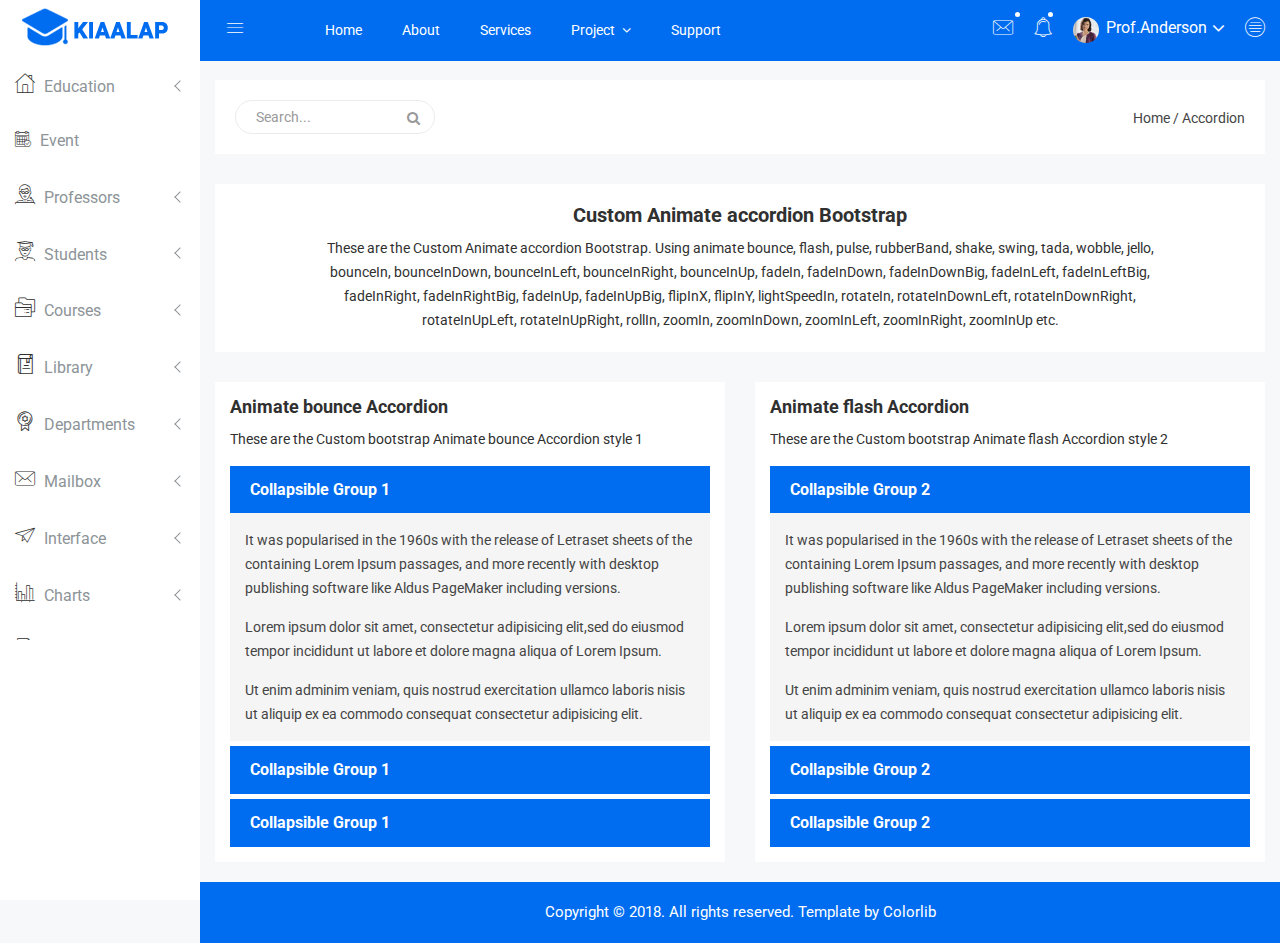
<file: EPlatform.WebUI/wwwroot/adminPanel/accordion.html>
<!doctype html>
<html class="no-js" lang="en">

<head>
    <meta charset="utf-8">
    <meta http-equiv="x-ua-compatible" content="ie=edge">
    <title>Accordion | Kiaalap - Kiaalap Admin Template</title>
    <meta name="description" content="">
    <meta name="viewport" content="width=device-width, initial-scale=1">
    <!-- favicon
		============================================ -->
    <link rel="shortcut icon" type="image/x-icon" href="img/favicon.ico">
    <!-- Google Fonts
		============================================ -->
    <link href="https://fonts.googleapis.com/css?family=Roboto:100,300,400,700,900" rel="stylesheet">
    <!-- Bootstrap CSS
		============================================ -->
    <link rel="stylesheet" href="css/bootstrap.min.css">
    <!-- Bootstrap CSS
		============================================ -->
    <link rel="stylesheet" href="css/font-awesome.min.css">
    <!-- owl.carousel CSS
		============================================ -->
    <link rel="stylesheet" href="css/owl.carousel.css">
    <link rel="stylesheet" href="css/owl.theme.css">
    <link rel="stylesheet" href="css/owl.transitions.css">
    <!-- animate CSS
		============================================ -->
    <link rel="stylesheet" href="css/animate.css">
    <!-- normalize CSS
		============================================ -->
    <link rel="stylesheet" href="css/normalize.css">
    <!-- meanmenu icon CSS
		============================================ -->
    <link rel="stylesheet" href="css/meanmenu.min.css">
    <!-- main CSS
		============================================ -->
    <link rel="stylesheet" href="css/main.css">
    <!-- educate icon CSS
		============================================ -->
    <link rel="stylesheet" href="css/educate-custon-icon.css">
    <!-- morrisjs CSS
		============================================ -->
    <link rel="stylesheet" href="css/morrisjs/morris.css">
    <!-- mCustomScrollbar CSS
		============================================ -->
    <link rel="stylesheet" href="css/scrollbar/jquery.mCustomScrollbar.min.css">
    <!-- metisMenu CSS
		============================================ -->
    <link rel="stylesheet" href="css/metisMenu/metisMenu.min.css">
    <link rel="stylesheet" href="css/metisMenu/metisMenu-vertical.css">
    <!-- calendar CSS
		============================================ -->
    <link rel="stylesheet" href="css/calendar/fullcalendar.min.css">
    <link rel="stylesheet" href="css/calendar/fullcalendar.print.min.css">
    <!-- accordions CSS
         ============================================ -->
    <link rel="stylesheet" href="css/accordions.css">
    <!-- style CSS
		============================================ -->
    <link rel="stylesheet" href="style.css">
    <!-- responsive CSS
		============================================ -->
    <link rel="stylesheet" href="css/responsive.css">
    <!-- modernizr JS
		============================================ -->
    <script src="js/vendor/modernizr-2.8.3.min.js"></script>
</head>

<body>
    <!--[if lt IE 8]>
		<p class="browserupgrade">You are using an <strong>outdated</strong> browser. Please <a href="http://browsehappy.com/">upgrade your browser</a> to improve your experience.</p>
	<![endif]-->
    <!-- Start Left menu area -->
    <div class="left-sidebar-pro">
        <nav id="sidebar" class="">
            <div class="sidebar-header">
                <a href="index.html"><img class="main-logo" src="img/logo/logo.png" alt="" /></a>
                <strong><a href="index.html"><img src="img/logo/logosn.png" alt="" /></a></strong>
            </div>
            <div class="left-custom-menu-adp-wrap comment-scrollbar">
                <nav class="sidebar-nav left-sidebar-menu-pro">
                    <ul class="metismenu" id="menu1">
                        <li>
                            <a class="has-arrow" href="index.html">
								   <span class="educate-icon educate-home icon-wrap"></span>
								   <span class="mini-click-non">Education</span>
								</a>
                            <ul class="submenu-angle" aria-expanded="true">
                                <li><a title="Dashboard v.1" href="index.html"><span class="mini-sub-pro">Dashboard v.1</span></a></li>
                                <li><a title="Dashboard v.2" href="index-1.html"><span class="mini-sub-pro">Dashboard v.2</span></a></li>
                                <li><a title="Dashboard v.3" href="index-2.html"><span class="mini-sub-pro">Dashboard v.3</span></a></li>
                                <li><a title="Analytics" href="analytics.html"><span class="mini-sub-pro">Analytics</span></a></li>
                                <li><a title="Widgets" href="widgets.html"><span class="mini-sub-pro">Widgets</span></a></li>
                            </ul>
                        </li>
                        <li>
                            <a title="Landing Page" href="events.html" aria-expanded="false"><span class="educate-icon educate-event icon-wrap sub-icon-mg" aria-hidden="true"></span> <span class="mini-click-non">Event</span></a>
                        </li>
                        <li>
                            <a class="has-arrow" href="all-professors.html" aria-expanded="false"><span class="educate-icon educate-professor icon-wrap"></span> <span class="mini-click-non">Professors</span></a>
                            <ul class="submenu-angle" aria-expanded="false">
                                <li><a title="All Professors" href="all-professors.html"><span class="mini-sub-pro">All Professors</span></a></li>
                                <li><a title="Add Professor" href="add-professor.html"><span class="mini-sub-pro">Add Professor</span></a></li>
                                <li><a title="Edit Professor" href="edit-professor.html"><span class="mini-sub-pro">Edit Professor</span></a></li>
                                <li><a title="Professor Profile" href="professor-profile.html"><span class="mini-sub-pro">Professor Profile</span></a></li>
                            </ul>
                        </li>
                        <li>
                            <a class="has-arrow" href="all-students.html" aria-expanded="false"><span class="educate-icon educate-student icon-wrap"></span> <span class="mini-click-non">Students</span></a>
                            <ul class="submenu-angle" aria-expanded="false">
                                <li><a title="All Students" href="all-students.html"><span class="mini-sub-pro">All Students</span></a></li>
                                <li><a title="Add Students" href="add-student.html"><span class="mini-sub-pro">Add Student</span></a></li>
                                <li><a title="Edit Students" href="edit-student.html"><span class="mini-sub-pro">Edit Student</span></a></li>
                                <li><a title="Students Profile" href="student-profile.html"><span class="mini-sub-pro">Student Profile</span></a></li>
                            </ul>
                        </li>
                        <li>
                            <a class="has-arrow" href="all-courses.html" aria-expanded="false"><span class="educate-icon educate-course icon-wrap"></span> <span class="mini-click-non">Courses</span></a>
                            <ul class="submenu-angle" aria-expanded="false">
                                <li><a title="All Courses" href="all-courses.html"><span class="mini-sub-pro">All Courses</span></a></li>
                                <li><a title="Add Courses" href="add-course.html"><span class="mini-sub-pro">Add Course</span></a></li>
                                <li><a title="Edit Courses" href="edit-course.html"><span class="mini-sub-pro">Edit Course</span></a></li>
                                <li><a title="Courses Profile" href="course-info.html"><span class="mini-sub-pro">Courses Info</span></a></li>
                                <li><a title="course Payment" href="course-payment.html"><span class="mini-sub-pro">Courses Payment</span></a></li>
                            </ul>
                        </li>
                        <li>
                            <a class="has-arrow" href="all-courses.html" aria-expanded="false"><span class="educate-icon educate-library icon-wrap"></span> <span class="mini-click-non">Library</span></a>
                            <ul class="submenu-angle" aria-expanded="false">
                                <li><a title="All Library" href="library-assets.html"><span class="mini-sub-pro">Library Assets</span></a></li>
                                <li><a title="Add Library" href="add-library-assets.html"><span class="mini-sub-pro">Add Library Asset</span></a></li>
                                <li><a title="Edit Library" href="edit-library-assets.html"><span class="mini-sub-pro">Edit Library Asset</span></a></li>
                            </ul>
                        </li>
                        <li>
                            <a class="has-arrow" href="all-courses.html" aria-expanded="false"><span class="educate-icon educate-department icon-wrap"></span> <span class="mini-click-non">Departments</span></a>
                            <ul class="submenu-angle" aria-expanded="false">
                                <li><a title="Departments List" href="departments.html"><span class="mini-sub-pro">Departments List</span></a></li>
                                <li><a title="Add Departments" href="add-department.html"><span class="mini-sub-pro">Add Departments</span></a></li>
                                <li><a title="Edit Departments" href="edit-department.html"><span class="mini-sub-pro">Edit Departments</span></a></li>
                            </ul>
                        </li>
                        <li>
                            <a class="has-arrow" href="mailbox.html" aria-expanded="false"><span class="educate-icon educate-message icon-wrap"></span> <span class="mini-click-non">Mailbox</span></a>
                            <ul class="submenu-angle" aria-expanded="false">
                                <li><a title="Inbox" href="mailbox.html"><span class="mini-sub-pro">Inbox</span></a></li>
                                <li><a title="View Mail" href="mailbox-view.html"><span class="mini-sub-pro">View Mail</span></a></li>
                                <li><a title="Compose Mail" href="mailbox-compose.html"><span class="mini-sub-pro">Compose Mail</span></a></li>
                            </ul>
                        </li>
                        <li>
                            <a class="has-arrow" href="mailbox.html" aria-expanded="false"><span class="educate-icon educate-interface icon-wrap"></span> <span class="mini-click-non">Interface</span></a>
                            <ul class="submenu-angle interface-mini-nb-dp" aria-expanded="false">
                                <li><a title="Google Map" href="google-map.html"><span class="mini-sub-pro">Google Map</span></a></li>
                                <li><a title="Data Maps" href="data-maps.html"><span class="mini-sub-pro">Data Maps</span></a></li>
                                <li><a title="Pdf Viewer" href="pdf-viewer.html"><span class="mini-sub-pro">Pdf Viewer</span></a></li>
                                <li><a title="X-Editable" href="x-editable.html"><span class="mini-sub-pro">X-Editable</span></a></li>
                                <li><a title="Code Editor" href="code-editor.html"><span class="mini-sub-pro">Code Editor</span></a></li>
                                <li><a title="Tree View" href="tree-view.html"><span class="mini-sub-pro">Tree View</span></a></li>
                                <li><a title="Preloader" href="preloader.html"><span class="mini-sub-pro">Preloader</span></a></li>
                                <li><a title="Images Cropper" href="images-cropper.html"><span class="mini-sub-pro">Images Cropper</span></a></li>
                            </ul>
                        </li>
                        <li>
                            <a class="has-arrow" href="mailbox.html" aria-expanded="false"><span class="educate-icon educate-charts icon-wrap"></span> <span class="mini-click-non">Charts</span></a>
                            <ul class="submenu-angle chart-mini-nb-dp" aria-expanded="false">
                                <li><a title="Bar Charts" href="bar-charts.html"><span class="mini-sub-pro">Bar Charts</span></a></li>
                                <li><a title="Line Charts" href="line-charts.html"><span class="mini-sub-pro">Line Charts</span></a></li>
                                <li><a title="Area Charts" href="area-charts.html"><span class="mini-sub-pro">Area Charts</span></a></li>
                                <li><a title="Rounded Charts" href="rounded-chart.html"><span class="mini-sub-pro">Rounded Charts</span></a></li>
                                <li><a title="C3 Charts" href="c3.html"><span class="mini-sub-pro">C3 Charts</span></a></li>
                                <li><a title="Sparkline Charts" href="sparkline.html"><span class="mini-sub-pro">Sparkline Charts</span></a></li>
                                <li><a title="Peity Charts" href="peity.html"><span class="mini-sub-pro">Peity Charts</span></a></li>
                            </ul>
                        </li>
                        <li>
                            <a class="has-arrow" href="mailbox.html" aria-expanded="false"><span class="educate-icon educate-data-table icon-wrap"></span> <span class="mini-click-non">Data Tables</span></a>
                            <ul class="submenu-angle" aria-expanded="false">
                                <li><a title="Peity Charts" href="static-table.html"><span class="mini-sub-pro">Static Table</span></a></li>
                                <li><a title="Data Table" href="data-table.html"><span class="mini-sub-pro">Data Table</span></a></li>
                            </ul>
                        </li>
                        <li>
                            <a class="has-arrow" href="mailbox.html" aria-expanded="false"><span class="educate-icon educate-form icon-wrap"></span> <span class="mini-click-non">Forms Elements</span></a>
                            <ul class="submenu-angle form-mini-nb-dp" aria-expanded="false">
                                <li><a title="Basic Form Elements" href="basic-form-element.html"><span class="mini-sub-pro">Bc Form Elements</span></a></li>
                                <li><a title="Advance Form Elements" href="advance-form-element.html"><span class="mini-sub-pro">Ad Form Elements</span></a></li>
                                <li><a title="Password Meter" href="password-meter.html"><span class="mini-sub-pro">Password Meter</span></a></li>
                                <li><a title="Multi Upload" href="multi-upload.html"><span class="mini-sub-pro">Multi Upload</span></a></li>
                                <li><a title="Text Editor" href="tinymc.html"><span class="mini-sub-pro">Text Editor</span></a></li>
                                <li><a title="Dual List Box" href="dual-list-box.html"><span class="mini-sub-pro">Dual List Box</span></a></li>
                            </ul>
                        </li>
                        <li class="active">
                            <a class="has-arrow" href="mailbox.html" aria-expanded="false"><span class="educate-icon educate-apps icon-wrap"></span> <span class="mini-click-non">App views</span></a>
                            <ul class="submenu-angle app-mini-nb-dp" aria-expanded="false">
                                <li><a title="Notifications" href="notifications.html"><span class="mini-sub-pro">Notifications</span></a></li>
                                <li><a title="Alerts" href="alerts.html"><span class="mini-sub-pro">Alerts</span></a></li>
                                <li><a title="Modals" href="modals.html"><span class="mini-sub-pro">Modals</span></a></li>
                                <li><a title="Buttons" href="buttons.html"><span class="mini-sub-pro">Buttons</span></a></li>
                                <li><a title="Tabs" href="tabs.html"><span class="mini-sub-pro">Tabs</span></a></li>
                                <li><a title="Accordion" href="accordion.html"><span class="mini-sub-pro">Accordion</span></a></li>
                            </ul>
                        </li>
                        <li id="removable">
                            <a class="has-arrow" href="#" aria-expanded="false"><span class="educate-icon educate-pages icon-wrap"></span> <span class="mini-click-non">Pages</span></a>
                            <ul class="submenu-angle page-mini-nb-dp" aria-expanded="false">
                                <li><a title="Login" href="login.html"><span class="mini-sub-pro">Login</span></a></li>
                                <li><a title="Register" href="register.html"><span class="mini-sub-pro">Register</span></a></li>
                                <li><a title="Lock" href="lock.html"><span class="mini-sub-pro">Lock</span></a></li>
                                <li><a title="Password Recovery" href="password-recovery.html"><span class="mini-sub-pro">Password Recovery</span></a></li>
                                <li><a title="404 Page" href="404.html"><span class="mini-sub-pro">404 Page</span></a></li>
                                <li><a title="500 Page" href="500.html"><span class="mini-sub-pro">500 Page</span></a></li>
                            </ul>
                        </li>
                    </ul>
                </nav>
            </div>
        </nav>
    </div>
    <!-- End Left menu area -->
    <!-- Start Welcome area -->
    <div class="all-content-wrapper">
        <div class="container-fluid">
            <div class="row">
                <div class="col-lg-12 col-md-12 col-sm-12 col-xs-12">
                    <div class="logo-pro">
                        <a href="index.html"><img class="main-logo" src="img/logo/logo.png" alt="" /></a>
                    </div>
                </div>
            </div>
        </div>
        <div class="header-advance-area">
            <div class="header-top-area">
                <div class="container-fluid">
                    <div class="row">
                        <div class="col-lg-12 col-md-12 col-sm-12 col-xs-12">
                            <div class="header-top-wraper">
                                <div class="row">
                                    <div class="col-lg-1 col-md-0 col-sm-1 col-xs-12">
                                        <div class="menu-switcher-pro">
                                            <button type="button" id="sidebarCollapse" class="btn bar-button-pro header-drl-controller-btn btn-info navbar-btn">
													<i class="educate-icon educate-nav"></i>
												</button>
                                        </div>
                                    </div>
                                    <div class="col-lg-6 col-md-7 col-sm-6 col-xs-12">
                                        <div class="header-top-menu tabl-d-n">
                                            <ul class="nav navbar-nav mai-top-nav">
                                                <li class="nav-item"><a href="#" class="nav-link">Home</a>
                                                </li>
                                                <li class="nav-item"><a href="#" class="nav-link">About</a>
                                                </li>
                                                <li class="nav-item"><a href="#" class="nav-link">Services</a>
                                                </li>
                                                <li class="nav-item dropdown res-dis-nn">
                                                    <a href="#" data-toggle="dropdown" role="button" aria-expanded="false" class="nav-link dropdown-toggle">Project <span class="angle-down-topmenu"><i class="fa fa-angle-down"></i></span></a>
                                                    <div role="menu" class="dropdown-menu animated zoomIn">
                                                        <a href="#" class="dropdown-item">Documentation</a>
                                                        <a href="#" class="dropdown-item">Expert Backend</a>
                                                        <a href="#" class="dropdown-item">Expert FrontEnd</a>
                                                        <a href="#" class="dropdown-item">Contact Support</a>
                                                    </div>
                                                </li>
                                                <li class="nav-item"><a href="#" class="nav-link">Support</a>
                                                </li>
                                            </ul>
                                        </div>
                                    </div>
                                    <div class="col-lg-5 col-md-5 col-sm-12 col-xs-12">
                                        <div class="header-right-info">
                                            <ul class="nav navbar-nav mai-top-nav header-right-menu">
                                                <li class="nav-item dropdown">
                                                    <a href="#" data-toggle="dropdown" role="button" aria-expanded="false" class="nav-link dropdown-toggle"><i class="educate-icon educate-message edu-chat-pro" aria-hidden="true"></i><span class="indicator-ms"></span></a>
                                                    <div role="menu" class="author-message-top dropdown-menu animated zoomIn">
                                                        <div class="message-single-top">
                                                            <h1>Message</h1>
                                                        </div>
                                                        <ul class="message-menu">
                                                            <li>
                                                                <a href="#">
                                                                    <div class="message-img">
                                                                        <img src="img/contact/1.jpg" alt="">
                                                                    </div>
                                                                    <div class="message-content">
                                                                        <span class="message-date">16 Sept</span>
                                                                        <h2>Advanda Cro</h2>
                                                                        <p>Please done this project as soon possible.</p>
                                                                    </div>
                                                                </a>
                                                            </li>
                                                            <li>
                                                                <a href="#">
                                                                    <div class="message-img">
                                                                        <img src="img/contact/4.jpg" alt="">
                                                                    </div>
                                                                    <div class="message-content">
                                                                        <span class="message-date">16 Sept</span>
                                                                        <h2>Sulaiman din</h2>
                                                                        <p>Please done this project as soon possible.</p>
                                                                    </div>
                                                                </a>
                                                            </li>
                                                            <li>
                                                                <a href="#">
                                                                    <div class="message-img">
                                                                        <img src="img/contact/3.jpg" alt="">
                                                                    </div>
                                                                    <div class="message-content">
                                                                        <span class="message-date">16 Sept</span>
                                                                        <h2>Victor Jara</h2>
                                                                        <p>Please done this project as soon possible.</p>
                                                                    </div>
                                                                </a>
                                                            </li>
                                                            <li>
                                                                <a href="#">
                                                                    <div class="message-img">
                                                                        <img src="img/contact/2.jpg" alt="">
                                                                    </div>
                                                                    <div class="message-content">
                                                                        <span class="message-date">16 Sept</span>
                                                                        <h2>Victor Jara</h2>
                                                                        <p>Please done this project as soon possible.</p>
                                                                    </div>
                                                                </a>
                                                            </li>
                                                        </ul>
                                                        <div class="message-view">
                                                            <a href="#">View All Messages</a>
                                                        </div>
                                                    </div>
                                                </li>
                                                <li class="nav-item"><a href="#" data-toggle="dropdown" role="button" aria-expanded="false" class="nav-link dropdown-toggle"><i class="educate-icon educate-bell" aria-hidden="true"></i><span class="indicator-nt"></span></a>
                                                    <div role="menu" class="notification-author dropdown-menu animated zoomIn">
                                                        <div class="notification-single-top">
                                                            <h1>Notifications</h1>
                                                        </div>
                                                        <ul class="notification-menu">
                                                            <li>
                                                                <a href="#">
                                                                    <div class="notification-icon">
                                                                        <i class="educate-icon educate-checked edu-checked-pro admin-check-pro" aria-hidden="true"></i>
                                                                    </div>
                                                                    <div class="notification-content">
                                                                        <span class="notification-date">16 Sept</span>
                                                                        <h2>Advanda Cro</h2>
                                                                        <p>Please done this project as soon possible.</p>
                                                                    </div>
                                                                </a>
                                                            </li>
                                                            <li>
                                                                <a href="#">
                                                                    <div class="notification-icon">
                                                                        <i class="fa fa-cloud edu-cloud-computing-down" aria-hidden="true"></i>
                                                                    </div>
                                                                    <div class="notification-content">
                                                                        <span class="notification-date">16 Sept</span>
                                                                        <h2>Sulaiman din</h2>
                                                                        <p>Please done this project as soon possible.</p>
                                                                    </div>
                                                                </a>
                                                            </li>
                                                            <li>
                                                                <a href="#">
                                                                    <div class="notification-icon">
                                                                        <i class="fa fa-eraser edu-shield" aria-hidden="true"></i>
                                                                    </div>
                                                                    <div class="notification-content">
                                                                        <span class="notification-date">16 Sept</span>
                                                                        <h2>Victor Jara</h2>
                                                                        <p>Please done this project as soon possible.</p>
                                                                    </div>
                                                                </a>
                                                            </li>
                                                            <li>
                                                                <a href="#">
                                                                    <div class="notification-icon">
                                                                        <i class="fa fa-line-chart edu-analytics-arrow" aria-hidden="true"></i>
                                                                    </div>
                                                                    <div class="notification-content">
                                                                        <span class="notification-date">16 Sept</span>
                                                                        <h2>Victor Jara</h2>
                                                                        <p>Please done this project as soon possible.</p>
                                                                    </div>
                                                                </a>
                                                            </li>
                                                        </ul>
                                                        <div class="notification-view">
                                                            <a href="#">View All Notification</a>
                                                        </div>
                                                    </div>
                                                </li>
                                                <li class="nav-item">
                                                    <a href="#" data-toggle="dropdown" role="button" aria-expanded="false" class="nav-link dropdown-toggle">
															<img src="img/product/pro4.jpg" alt="" />
															<span class="admin-name">Prof.Anderson</span>
															<i class="fa fa-angle-down edu-icon edu-down-arrow"></i>
														</a>
                                                    <ul role="menu" class="dropdown-header-top author-log dropdown-menu animated zoomIn">
                                                        <li><a href="#"><span class="edu-icon edu-home-admin author-log-ic"></span>My Account</a>
                                                        </li>
                                                        <li><a href="#"><span class="edu-icon edu-user-rounded author-log-ic"></span>My Profile</a>
                                                        </li>
                                                        <li><a href="#"><span class="edu-icon edu-money author-log-ic"></span>User Billing</a>
                                                        </li>
                                                        <li><a href="#"><span class="edu-icon edu-settings author-log-ic"></span>Settings</a>
                                                        </li>
                                                        <li><a href="#"><span class="edu-icon edu-locked author-log-ic"></span>Log Out</a>
                                                        </li>
                                                    </ul>
                                                </li>
                                                <li class="nav-item nav-setting-open"><a href="#" data-toggle="dropdown" role="button" aria-expanded="false" class="nav-link dropdown-toggle"><i class="educate-icon educate-menu"></i></a>

                                                    <div role="menu" class="admintab-wrap menu-setting-wrap menu-setting-wrap-bg dropdown-menu animated zoomIn">
                                                        <ul class="nav nav-tabs custon-set-tab">
                                                            <li class="active"><a data-toggle="tab" href="#Notes">Notes</a>
                                                            </li>
                                                            <li><a data-toggle="tab" href="#Projects">Projects</a>
                                                            </li>
                                                            <li><a data-toggle="tab" href="#Settings">Settings</a>
                                                            </li>
                                                        </ul>

                                                        <div class="tab-content custom-bdr-nt">
                                                            <div id="Notes" class="tab-pane fade in active">
                                                                <div class="notes-area-wrap">
                                                                    <div class="note-heading-indicate">
                                                                        <h2><i class="fa fa-comments-o"></i> Latest Notes</h2>
                                                                        <p>You have 10 new message.</p>
                                                                    </div>
                                                                    <div class="notes-list-area notes-menu-scrollbar">
                                                                        <ul class="notes-menu-list">
                                                                            <li>
                                                                                <a href="#">
                                                                                    <div class="notes-list-flow">
                                                                                        <div class="notes-img">
                                                                                            <img src="img/contact/4.jpg" alt="" />
                                                                                        </div>
                                                                                        <div class="notes-content">
                                                                                            <p> The point of using Lorem Ipsum is that it has a more-or-less normal.</p>
                                                                                            <span>Yesterday 2:45 pm</span>
                                                                                        </div>
                                                                                    </div>
                                                                                </a>
                                                                            </li>
                                                                            <li>
                                                                                <a href="#">
                                                                                    <div class="notes-list-flow">
                                                                                        <div class="notes-img">
                                                                                            <img src="img/contact/1.jpg" alt="" />
                                                                                        </div>
                                                                                        <div class="notes-content">
                                                                                            <p> The point of using Lorem Ipsum is that it has a more-or-less normal.</p>
                                                                                            <span>Yesterday 2:45 pm</span>
                                                                                        </div>
                                                                                    </div>
                                                                                </a>
                                                                            </li>
                                                                            <li>
                                                                                <a href="#">
                                                                                    <div class="notes-list-flow">
                                                                                        <div class="notes-img">
                                                                                            <img src="img/contact/2.jpg" alt="" />
                                                                                        </div>
                                                                                        <div class="notes-content">
                                                                                            <p> The point of using Lorem Ipsum is that it has a more-or-less normal.</p>
                                                                                            <span>Yesterday 2:45 pm</span>
                                                                                        </div>
                                                                                    </div>
                                                                                </a>
                                                                            </li>
                                                                            <li>
                                                                                <a href="#">
                                                                                    <div class="notes-list-flow">
                                                                                        <div class="notes-img">
                                                                                            <img src="img/contact/3.jpg" alt="" />
                                                                                        </div>
                                                                                        <div class="notes-content">
                                                                                            <p> The point of using Lorem Ipsum is that it has a more-or-less normal.</p>
                                                                                            <span>Yesterday 2:45 pm</span>
                                                                                        </div>
                                                                                    </div>
                                                                                </a>
                                                                            </li>
                                                                            <li>
                                                                                <a href="#">
                                                                                    <div class="notes-list-flow">
                                                                                        <div class="notes-img">
                                                                                            <img src="img/contact/4.jpg" alt="" />
                                                                                        </div>
                                                                                        <div class="notes-content">
                                                                                            <p> The point of using Lorem Ipsum is that it has a more-or-less normal.</p>
                                                                                            <span>Yesterday 2:45 pm</span>
                                                                                        </div>
                                                                                    </div>
                                                                                </a>
                                                                            </li>
                                                                            <li>
                                                                                <a href="#">
                                                                                    <div class="notes-list-flow">
                                                                                        <div class="notes-img">
                                                                                            <img src="img/contact/1.jpg" alt="" />
                                                                                        </div>
                                                                                        <div class="notes-content">
                                                                                            <p> The point of using Lorem Ipsum is that it has a more-or-less normal.</p>
                                                                                            <span>Yesterday 2:45 pm</span>
                                                                                        </div>
                                                                                    </div>
                                                                                </a>
                                                                            </li>
                                                                            <li>
                                                                                <a href="#">
                                                                                    <div class="notes-list-flow">
                                                                                        <div class="notes-img">
                                                                                            <img src="img/contact/2.jpg" alt="" />
                                                                                        </div>
                                                                                        <div class="notes-content">
                                                                                            <p> The point of using Lorem Ipsum is that it has a more-or-less normal.</p>
                                                                                            <span>Yesterday 2:45 pm</span>
                                                                                        </div>
                                                                                    </div>
                                                                                </a>
                                                                            </li>
                                                                            <li>
                                                                                <a href="#">
                                                                                    <div class="notes-list-flow">
                                                                                        <div class="notes-img">
                                                                                            <img src="img/contact/1.jpg" alt="" />
                                                                                        </div>
                                                                                        <div class="notes-content">
                                                                                            <p> The point of using Lorem Ipsum is that it has a more-or-less normal.</p>
                                                                                            <span>Yesterday 2:45 pm</span>
                                                                                        </div>
                                                                                    </div>
                                                                                </a>
                                                                            </li>
                                                                            <li>
                                                                                <a href="#">
                                                                                    <div class="notes-list-flow">
                                                                                        <div class="notes-img">
                                                                                            <img src="img/contact/2.jpg" alt="" />
                                                                                        </div>
                                                                                        <div class="notes-content">
                                                                                            <p> The point of using Lorem Ipsum is that it has a more-or-less normal.</p>
                                                                                            <span>Yesterday 2:45 pm</span>
                                                                                        </div>
                                                                                    </div>
                                                                                </a>
                                                                            </li>
                                                                            <li>
                                                                                <a href="#">
                                                                                    <div class="notes-list-flow">
                                                                                        <div class="notes-img">
                                                                                            <img src="img/contact/3.jpg" alt="" />
                                                                                        </div>
                                                                                        <div class="notes-content">
                                                                                            <p> The point of using Lorem Ipsum is that it has a more-or-less normal.</p>
                                                                                            <span>Yesterday 2:45 pm</span>
                                                                                        </div>
                                                                                    </div>
                                                                                </a>
                                                                            </li>
                                                                        </ul>
                                                                    </div>
                                                                </div>
                                                            </div>
                                                            <div id="Projects" class="tab-pane fade">
                                                                <div class="projects-settings-wrap">
                                                                    <div class="note-heading-indicate">
                                                                        <h2><i class="fa fa-cube"></i> Latest projects</h2>
                                                                        <p> You have 20 projects. 5 not completed.</p>
                                                                    </div>
                                                                    <div class="project-st-list-area project-st-menu-scrollbar">
                                                                        <ul class="projects-st-menu-list">
                                                                            <li>
                                                                                <a href="#">
                                                                                    <div class="project-list-flow">
                                                                                        <div class="projects-st-heading">
                                                                                            <h2>Web Development</h2>
                                                                                            <p> The point of using Lorem Ipsum is that it has a more or less normal.</p>
                                                                                            <span class="project-st-time">1 hours ago</span>
                                                                                        </div>
                                                                                        <div class="projects-st-content">
                                                                                            <p>Completion with: 28%</p>
                                                                                            <div class="progress progress-mini">
                                                                                                <div style="width: 28%;" class="progress-bar progress-bar-danger hd-tp-1"></div>
                                                                                            </div>
                                                                                            <p>Project end: 4:00 pm - 12.06.2014</p>
                                                                                        </div>
                                                                                    </div>
                                                                                </a>
                                                                            </li>
                                                                            <li>
                                                                                <a href="#">
                                                                                    <div class="project-list-flow">
                                                                                        <div class="projects-st-heading">
                                                                                            <h2>Software Development</h2>
                                                                                            <p> The point of using Lorem Ipsum is that it has a more or less normal.</p>
                                                                                            <span class="project-st-time">2 hours ago</span>
                                                                                        </div>
                                                                                        <div class="projects-st-content project-rating-cl">
                                                                                            <p>Completion with: 68%</p>
                                                                                            <div class="progress progress-mini">
                                                                                                <div style="width: 68%;" class="progress-bar hd-tp-2"></div>
                                                                                            </div>
                                                                                            <p>Project end: 4:00 pm - 12.06.2014</p>
                                                                                        </div>
                                                                                    </div>
                                                                                </a>
                                                                            </li>
                                                                            <li>
                                                                                <a href="#">
                                                                                    <div class="project-list-flow">
                                                                                        <div class="projects-st-heading">
                                                                                            <h2>Graphic Design</h2>
                                                                                            <p> The point of using Lorem Ipsum is that it has a more or less normal.</p>
                                                                                            <span class="project-st-time">3 hours ago</span>
                                                                                        </div>
                                                                                        <div class="projects-st-content">
                                                                                            <p>Completion with: 78%</p>
                                                                                            <div class="progress progress-mini">
                                                                                                <div style="width: 78%;" class="progress-bar hd-tp-3"></div>
                                                                                            </div>
                                                                                            <p>Project end: 4:00 pm - 12.06.2014</p>
                                                                                        </div>
                                                                                    </div>
                                                                                </a>
                                                                            </li>
                                                                            <li>
                                                                                <a href="#">
                                                                                    <div class="project-list-flow">
                                                                                        <div class="projects-st-heading">
                                                                                            <h2>Web Design</h2>
                                                                                            <p> The point of using Lorem Ipsum is that it has a more or less normal.</p>
                                                                                            <span class="project-st-time">4 hours ago</span>
                                                                                        </div>
                                                                                        <div class="projects-st-content project-rating-cl2">
                                                                                            <p>Completion with: 38%</p>
                                                                                            <div class="progress progress-mini">
                                                                                                <div style="width: 38%;" class="progress-bar progress-bar-danger hd-tp-4"></div>
                                                                                            </div>
                                                                                            <p>Project end: 4:00 pm - 12.06.2014</p>
                                                                                        </div>
                                                                                    </div>
                                                                                </a>
                                                                            </li>
                                                                            <li>
                                                                                <a href="#">
                                                                                    <div class="project-list-flow">
                                                                                        <div class="projects-st-heading">
                                                                                            <h2>Business Card</h2>
                                                                                            <p> The point of using Lorem Ipsum is that it has a more or less normal.</p>
                                                                                            <span class="project-st-time">5 hours ago</span>
                                                                                        </div>
                                                                                        <div class="projects-st-content">
                                                                                            <p>Completion with: 28%</p>
                                                                                            <div class="progress progress-mini">
                                                                                                <div style="width: 28%;" class="progress-bar progress-bar-danger hd-tp-5"></div>
                                                                                            </div>
                                                                                            <p>Project end: 4:00 pm - 12.06.2014</p>
                                                                                        </div>
                                                                                    </div>
                                                                                </a>
                                                                            </li>
                                                                            <li>
                                                                                <a href="#">
                                                                                    <div class="project-list-flow">
                                                                                        <div class="projects-st-heading">
                                                                                            <h2>Ecommerce Business</h2>
                                                                                            <p> The point of using Lorem Ipsum is that it has a more or less normal.</p>
                                                                                            <span class="project-st-time">6 hours ago</span>
                                                                                        </div>
                                                                                        <div class="projects-st-content project-rating-cl">
                                                                                            <p>Completion with: 68%</p>
                                                                                            <div class="progress progress-mini">
                                                                                                <div style="width: 68%;" class="progress-bar hd-tp-6"></div>
                                                                                            </div>
                                                                                            <p>Project end: 4:00 pm - 12.06.2014</p>
                                                                                        </div>
                                                                                    </div>
                                                                                </a>
                                                                            </li>
                                                                            <li>
                                                                                <a href="#">
                                                                                    <div class="project-list-flow">
                                                                                        <div class="projects-st-heading">
                                                                                            <h2>Woocommerce Plugin</h2>
                                                                                            <p> The point of using Lorem Ipsum is that it has a more or less normal.</p>
                                                                                            <span class="project-st-time">7 hours ago</span>
                                                                                        </div>
                                                                                        <div class="projects-st-content">
                                                                                            <p>Completion with: 78%</p>
                                                                                            <div class="progress progress-mini">
                                                                                                <div style="width: 78%;" class="progress-bar"></div>
                                                                                            </div>
                                                                                            <p>Project end: 4:00 pm - 12.06.2014</p>
                                                                                        </div>
                                                                                    </div>
                                                                                </a>
                                                                            </li>
                                                                            <li>
                                                                                <a href="#">
                                                                                    <div class="project-list-flow">
                                                                                        <div class="projects-st-heading">
                                                                                            <h2>Wordpress Theme</h2>
                                                                                            <p> The point of using Lorem Ipsum is that it has a more or less normal.</p>
                                                                                            <span class="project-st-time">9 hours ago</span>
                                                                                        </div>
                                                                                        <div class="projects-st-content project-rating-cl2">
                                                                                            <p>Completion with: 38%</p>
                                                                                            <div class="progress progress-mini">
                                                                                                <div style="width: 38%;" class="progress-bar progress-bar-danger"></div>
                                                                                            </div>
                                                                                            <p>Project end: 4:00 pm - 12.06.2014</p>
                                                                                        </div>
                                                                                    </div>
                                                                                </a>
                                                                            </li>
                                                                        </ul>
                                                                    </div>
                                                                </div>
                                                            </div>
                                                            <div id="Settings" class="tab-pane fade">
                                                                <div class="setting-panel-area">
                                                                    <div class="note-heading-indicate">
                                                                        <h2><i class="fa fa-gears"></i> Settings Panel</h2>
                                                                        <p> You have 20 Settings. 5 not completed.</p>
                                                                    </div>
                                                                    <ul class="setting-panel-list">
                                                                        <li>
                                                                            <div class="checkbox-setting-pro">
                                                                                <div class="checkbox-title-pro">
                                                                                    <h2>Show notifications</h2>
                                                                                    <div class="ts-custom-check">
                                                                                        <div class="onoffswitch">
                                                                                            <input type="checkbox" name="collapsemenu" class="onoffswitch-checkbox" id="example">
                                                                                            <label class="onoffswitch-label" for="example">
																									<span class="onoffswitch-inner"></span>
																									<span class="onoffswitch-switch"></span>
																								</label>
                                                                                        </div>
                                                                                    </div>
                                                                                </div>
                                                                            </div>
                                                                        </li>
                                                                        <li>
                                                                            <div class="checkbox-setting-pro">
                                                                                <div class="checkbox-title-pro">
                                                                                    <h2>Disable Chat</h2>
                                                                                    <div class="ts-custom-check">
                                                                                        <div class="onoffswitch">
                                                                                            <input type="checkbox" name="collapsemenu" class="onoffswitch-checkbox" id="example3">
                                                                                            <label class="onoffswitch-label" for="example3">
																									<span class="onoffswitch-inner"></span>
																									<span class="onoffswitch-switch"></span>
																								</label>
                                                                                        </div>
                                                                                    </div>
                                                                                </div>
                                                                            </div>
                                                                        </li>
                                                                        <li>
                                                                            <div class="checkbox-setting-pro">
                                                                                <div class="checkbox-title-pro">
                                                                                    <h2>Enable history</h2>
                                                                                    <div class="ts-custom-check">
                                                                                        <div class="onoffswitch">
                                                                                            <input type="checkbox" name="collapsemenu" class="onoffswitch-checkbox" id="example4">
                                                                                            <label class="onoffswitch-label" for="example4">
																									<span class="onoffswitch-inner"></span>
																									<span class="onoffswitch-switch"></span>
																								</label>
                                                                                        </div>
                                                                                    </div>
                                                                                </div>
                                                                            </div>
                                                                        </li>
                                                                        <li>
                                                                            <div class="checkbox-setting-pro">
                                                                                <div class="checkbox-title-pro">
                                                                                    <h2>Show charts</h2>
                                                                                    <div class="ts-custom-check">
                                                                                        <div class="onoffswitch">
                                                                                            <input type="checkbox" name="collapsemenu" class="onoffswitch-checkbox" id="example7">
                                                                                            <label class="onoffswitch-label" for="example7">
																									<span class="onoffswitch-inner"></span>
																									<span class="onoffswitch-switch"></span>
																								</label>
                                                                                        </div>
                                                                                    </div>
                                                                                </div>
                                                                            </div>
                                                                        </li>
                                                                        <li>
                                                                            <div class="checkbox-setting-pro">
                                                                                <div class="checkbox-title-pro">
                                                                                    <h2>Update everyday</h2>
                                                                                    <div class="ts-custom-check">
                                                                                        <div class="onoffswitch">
                                                                                            <input type="checkbox" name="collapsemenu" checked="" class="onoffswitch-checkbox" id="example2">
                                                                                            <label class="onoffswitch-label" for="example2">
																									<span class="onoffswitch-inner"></span>
																									<span class="onoffswitch-switch"></span>
																								</label>
                                                                                        </div>
                                                                                    </div>
                                                                                </div>
                                                                            </div>
                                                                        </li>
                                                                        <li>
                                                                            <div class="checkbox-setting-pro">
                                                                                <div class="checkbox-title-pro">
                                                                                    <h2>Global search</h2>
                                                                                    <div class="ts-custom-check">
                                                                                        <div class="onoffswitch">
                                                                                            <input type="checkbox" name="collapsemenu" checked="" class="onoffswitch-checkbox" id="example6">
                                                                                            <label class="onoffswitch-label" for="example6">
																									<span class="onoffswitch-inner"></span>
																									<span class="onoffswitch-switch"></span>
																								</label>
                                                                                        </div>
                                                                                    </div>
                                                                                </div>
                                                                            </div>
                                                                        </li>
                                                                        <li>
                                                                            <div class="checkbox-setting-pro">
                                                                                <div class="checkbox-title-pro">
                                                                                    <h2>Offline users</h2>
                                                                                    <div class="ts-custom-check">
                                                                                        <div class="onoffswitch">
                                                                                            <input type="checkbox" name="collapsemenu" checked="" class="onoffswitch-checkbox" id="example5">
                                                                                            <label class="onoffswitch-label" for="example5">
																									<span class="onoffswitch-inner"></span>
																									<span class="onoffswitch-switch"></span>
																								</label>
                                                                                        </div>
                                                                                    </div>
                                                                                </div>
                                                                            </div>
                                                                        </li>
                                                                    </ul>

                                                                </div>
                                                            </div>
                                                        </div>
                                                    </div>
                                                </li>
                                            </ul>
                                        </div>
                                    </div>
                                </div>
                            </div>
                        </div>
                    </div>
                </div>
            </div>
            <!-- Mobile Menu start -->
            <div class="mobile-menu-area">
                <div class="container">
                    <div class="row">
                        <div class="col-lg-12 col-md-12 col-sm-12 col-xs-12">
                            <div class="mobile-menu">
                                <nav id="dropdown">
                                    <ul class="mobile-menu-nav">
                                        <li><a data-toggle="collapse" data-target="#Charts" href="#">Home <span class="admin-project-icon edu-icon edu-down-arrow"></span></a>
                                            <ul class="collapse dropdown-header-top">
                                                <li><a href="index.html">Dashboard v.1</a></li>
                                                <li><a href="index-1.html">Dashboard v.2</a></li>
                                                <li><a href="index-3.html">Dashboard v.3</a></li>
                                                <li><a href="analytics.html">Analytics</a></li>
                                                <li><a href="widgets.html">Widgets</a></li>
                                            </ul>
                                        </li>
                                        <li><a href="events.html">Event</a></li>
                                        <li><a data-toggle="collapse" data-target="#demoevent" href="#">Professors <span class="admin-project-icon edu-icon edu-down-arrow"></span></a>
                                            <ul id="demoevent" class="collapse dropdown-header-top">
                                                <li><a href="all-professors.html">All Professors</a>
                                                </li>
                                                <li><a href="add-professor.html">Add Professor</a>
                                                </li>
                                                <li><a href="edit-professor.html">Edit Professor</a>
                                                </li>
                                                <li><a href="professor-profile.html">Professor Profile</a>
                                                </li>
                                            </ul>
                                        </li>
                                        <li><a data-toggle="collapse" data-target="#demopro" href="#">Students <span class="admin-project-icon edu-icon edu-down-arrow"></span></a>
                                            <ul id="demopro" class="collapse dropdown-header-top">
                                                <li><a href="all-students.html">All Students</a>
                                                </li>
                                                <li><a href="add-student.html">Add Student</a>
                                                </li>
                                                <li><a href="edit-student.html">Edit Student</a>
                                                </li>
                                                <li><a href="student-profile.html">Student Profile</a>
                                                </li>
                                            </ul>
                                        </li>
                                        <li><a data-toggle="collapse" data-target="#democrou" href="#">Courses <span class="admin-project-icon edu-icon edu-down-arrow"></span></a>
                                            <ul id="democrou" class="collapse dropdown-header-top">
                                                <li><a href="all-courses.html">All Courses</a>
                                                </li>
                                                <li><a href="add-course.html">Add Course</a>
                                                </li>
                                                <li><a href="edit-course.html">Edit Course</a>
                                                </li>
                                                <li><a href="course-profile.html">Courses Info</a>
                                                </li>
                                                <li><a href="course-payment.html">Courses Payment</a>
                                                </li>
                                            </ul>
                                        </li>
                                        <li><a data-toggle="collapse" data-target="#demolibra" href="#">Library <span class="admin-project-icon edu-icon edu-down-arrow"></span></a>
                                            <ul id="demolibra" class="collapse dropdown-header-top">
                                                <li><a href="library-assets.html">Library Assets</a>
                                                </li>
                                                <li><a href="add-library-assets.html">Add Library Asset</a>
                                                </li>
                                                <li><a href="edit-library-assets.html">Edit Library Asset</a>
                                                </li>
                                            </ul>
                                        </li>
                                        <li><a data-toggle="collapse" data-target="#demodepart" href="#">Departments <span class="admin-project-icon edu-icon edu-down-arrow"></span></a>
                                            <ul id="demodepart" class="collapse dropdown-header-top">
                                                <li><a href="departments.html">Departments List</a>
                                                </li>
                                                <li><a href="add-department.html">Add Departments</a>
                                                </li>
                                                <li><a href="edit-department.html">Edit Departments</a>
                                                </li>
                                            </ul>
                                        </li>
                                        <li><a data-toggle="collapse" data-target="#demomi" href="#">Mailbox <span class="admin-project-icon edu-icon edu-down-arrow"></span></a>
                                            <ul id="demomi" class="collapse dropdown-header-top">
                                                <li><a href="mailbox.html">Inbox</a>
                                                </li>
                                                <li><a href="mailbox-view.html">View Mail</a>
                                                </li>
                                                <li><a href="mailbox-compose.html">Compose Mail</a>
                                                </li>
                                            </ul>
                                        </li>
                                        <li><a data-toggle="collapse" data-target="#Miscellaneousmob" href="#">Interface <span class="admin-project-icon edu-icon edu-down-arrow"></span></a>
                                            <ul id="Miscellaneousmob" class="collapse dropdown-header-top">
                                                <li><a href="google-map.html">Google Map</a>
                                                </li>
                                                <li><a href="data-maps.html">Data Maps</a>
                                                </li>
                                                <li><a href="pdf-viewer.html">Pdf Viewer</a>
                                                </li>
                                                <li><a href="x-editable.html">X-Editable</a>
                                                </li>
                                                <li><a href="code-editor.html">Code Editor</a>
                                                </li>
                                                <li><a href="tree-view.html">Tree View</a>
                                                </li>
                                                <li><a href="preloader.html">Preloader</a>
                                                </li>
                                                <li><a href="images-cropper.html">Images Cropper</a>
                                                </li>
                                            </ul>
                                        </li>
                                        <li><a data-toggle="collapse" data-target="#Chartsmob" href="#">Charts <span class="admin-project-icon edu-icon edu-down-arrow"></span></a>
                                            <ul id="Chartsmob" class="collapse dropdown-header-top">
                                                <li><a href="bar-charts.html">Bar Charts</a>
                                                </li>
                                                <li><a href="line-charts.html">Line Charts</a>
                                                </li>
                                                <li><a href="area-charts.html">Area Charts</a>
                                                </li>
                                                <li><a href="rounded-chart.html">Rounded Charts</a>
                                                </li>
                                                <li><a href="c3.html">C3 Charts</a>
                                                </li>
                                                <li><a href="sparkline.html">Sparkline Charts</a>
                                                </li>
                                                <li><a href="peity.html">Peity Charts</a>
                                                </li>
                                            </ul>
                                        </li>
                                        <li><a data-toggle="collapse" data-target="#Tablesmob" href="#">Tables <span class="admin-project-icon edu-icon edu-down-arrow"></span></a>
                                            <ul id="Tablesmob" class="collapse dropdown-header-top">
                                                <li><a href="static-table.html">Static Table</a>
                                                </li>
                                                <li><a href="data-table.html">Data Table</a>
                                                </li>
                                            </ul>
                                        </li>
                                        <li><a data-toggle="collapse" data-target="#formsmob" href="#">Forms <span class="admin-project-icon edu-icon edu-down-arrow"></span></a>
                                            <ul id="formsmob" class="collapse dropdown-header-top">
                                                <li><a href="basic-form-element.html">Basic Form Elements</a>
                                                </li>
                                                <li><a href="advance-form-element.html">Advanced Form Elements</a>
                                                </li>
                                                <li><a href="password-meter.html">Password Meter</a>
                                                </li>
                                                <li><a href="multi-upload.html">Multi Upload</a>
                                                </li>
                                                <li><a href="tinymc.html">Text Editor</a>
                                                </li>
                                                <li><a href="dual-list-box.html">Dual List Box</a>
                                                </li>
                                            </ul>
                                        </li>
                                        <li><a data-toggle="collapse" data-target="#Appviewsmob" href="#">App views <span class="admin-project-icon edu-icon edu-down-arrow"></span></a>
                                            <ul id="Appviewsmob" class="collapse dropdown-header-top">
                                                <li><a href="basic-form-element.html">Basic Form Elements</a>
                                                </li>
                                                <li><a href="advance-form-element.html">Advanced Form Elements</a>
                                                </li>
                                                <li><a href="password-meter.html">Password Meter</a>
                                                </li>
                                                <li><a href="multi-upload.html">Multi Upload</a>
                                                </li>
                                                <li><a href="tinymc.html">Text Editor</a>
                                                </li>
                                                <li><a href="dual-list-box.html">Dual List Box</a>
                                                </li>
                                            </ul>
                                        </li>
                                        <li><a data-toggle="collapse" data-target="#Pagemob" href="#">Pages <span class="admin-project-icon edu-icon edu-down-arrow"></span></a>
                                            <ul id="Pagemob" class="collapse dropdown-header-top">
                                                <li><a href="login.html">Login</a>
                                                </li>
                                                <li><a href="register.html">Register</a>
                                                </li>
                                                <li><a href="lock.html">Lock</a>
                                                </li>
                                                <li><a href="password-recovery.html">Password Recovery</a>
                                                </li>
                                                <li><a href="404.html">404 Page</a></li>
                                                <li><a href="500.html">500 Page</a></li>
                                            </ul>
                                        </li>
                                    </ul>
                                </nav>
                            </div>
                        </div>
                    </div>
                </div>
            </div>
            <!-- Mobile Menu end -->
            <div class="breadcome-area">
                <div class="container-fluid">
                    <div class="row">
                        <div class="col-lg-12 col-md-12 col-sm-12 col-xs-12">
                            <div class="breadcome-list single-page-breadcome">
                                <div class="row">
                                    <div class="col-lg-6 col-md-6 col-sm-6 col-xs-12">
                                        <div class="breadcome-heading">
                                            <form role="search" class="sr-input-func">
                                                <input type="text" placeholder="Search..." class="search-int form-control">
                                                <a href="#"><i class="fa fa-search"></i></a>
                                            </form>
                                        </div>
                                    </div>
                                    <div class="col-lg-6 col-md-6 col-sm-6 col-xs-12">
                                        <ul class="breadcome-menu">
                                            <li><a href="#">Home</a> <span class="bread-slash">/</span>
                                            </li>
                                            <li><span class="bread-blod">Accordion</span>
                                            </li>
                                        </ul>
                                    </div>
                                </div>
                            </div>
                        </div>
                    </div>
                </div>
            </div>
        </div>
        <!-- accordion start-->
        <div class="edu-accordion-area mg-b-15">
            <div class="container-fluid">
                <div class="row">
                    <div class="col-lg-12 col-md-12 col-sm-12 col-xs-12">
                        <div class="tab-content-details mg-b-30">
                            <h2>Custom Animate accordion Bootstrap</h2>
                            <p>These are the Custom Animate accordion Bootstrap. Using animate bounce, flash, pulse, rubberBand, shake, swing, tada, wobble, jello, bounceIn, bounceInDown, bounceInLeft, bounceInRight, bounceInUp, fadeIn, fadeInDown, fadeInDownBig,
                                fadeInLeft, fadeInLeftBig, fadeInRight, fadeInRightBig, fadeInUp, fadeInUpBig, flipInX, flipInY, lightSpeedIn, rotateIn, rotateInDownLeft, rotateInDownRight, rotateInUpLeft, rotateInUpRight, rollIn, zoomIn, zoomInDown,
                                zoomInLeft, zoomInRight, zoomInUp etc.</p>
                        </div>
                    </div>
                </div>
                <div class="row">
                    <div class="col-lg-6 col-md-6 col-sm-6 col-xs-12">
                        <div class="admin-pro-accordion-wrap shadow-inner responsive-mg-b-30">
                            <div class="alert-title">
                                <h2>Animate bounce Accordion</h2>
                                <p>These are the Custom bootstrap Animate bounce Accordion style 1</p>
                            </div>
                            <div class="panel-group edu-custon-design" id="accordion">
                                <div class="panel panel-default">
                                    <div class="panel-heading accordion-head">
                                        <h4 class="panel-title">
                                            <a data-toggle="collapse" data-parent="#accordion" href="#collapse1">
									 Collapsible Group 1</a>
                                        </h4>
                                    </div>
                                    <div id="collapse1" class="panel-collapse panel-ic collapse in">
                                        <div class="panel-body admin-panel-content animated bounce">
                                            <p>It was popularised in the 1960s with the release of Letraset sheets of the containing Lorem Ipsum passages, and more recently with desktop publishing software like Aldus PageMaker including versions.</p>
                                            <p> Lorem ipsum dolor sit amet, consectetur adipisicing elit,sed do eiusmod tempor incididunt ut labore et dolore magna aliqua of Lorem Ipsum.</p>
                                            <p> Ut enim adminim veniam, quis nostrud exercitation ullamco laboris nisis ut aliquip ex ea commodo consequat consectetur adipisicing elit.</p>
                                        </div>
                                    </div>
                                </div>
                                <div class="panel panel-default">
                                    <div class="panel-heading accordion-head">
                                        <h4 class="panel-title">
                                            <a data-toggle="collapse" data-parent="#accordion" href="#collapse2">
									 Collapsible Group 1</a>
                                        </h4>
                                    </div>
                                    <div id="collapse2" class="panel-collapse panel-ic collapse">
                                        <div class="panel-body admin-panel-content animated bounce">
                                            <p>It was popularised in the 1960s with the release of Letraset sheets of the containing Lorem Ipsum passages, and more recently with desktop publishing software like Aldus PageMaker including versions.</p>
                                            <p> Lorem ipsum dolor sit amet, consectetur adipisicing elit,sed do eiusmod tempor incididunt ut labore et dolore magna aliqua of Lorem Ipsum.</p>
                                            <p> Ut enim adminim veniam, quis nostrud exercitation ullamco laboris nisis ut aliquip ex ea commodo consequat consectetur adipisicing elit.</p>
                                        </div>
                                    </div>
                                </div>
                                <div class="panel panel-default">
                                    <div class="panel-heading accordion-head">
                                        <h4 class="panel-title">
                                            <a data-toggle="collapse" data-parent="#accordion" href="#collapse3">
									 Collapsible Group 1</a>
                                        </h4>
                                    </div>
                                    <div id="collapse3" class="panel-collapse panel-ic collapse">
                                        <div class="panel-body admin-panel-content animated bounce">
                                            <p>It was popularised in the 1960s with the release of Letraset sheets of the containing Lorem Ipsum passages, and more recently with desktop publishing software like Aldus PageMaker including versions.</p>
                                            <p> Lorem ipsum dolor sit amet, consectetur adipisicing elit,sed do eiusmod tempor incididunt ut labore et dolore magna aliqua of Lorem Ipsum.</p>
                                            <p> Ut enim adminim veniam, quis nostrud exercitation ullamco laboris nisis ut aliquip ex ea commodo consequat consectetur adipisicing elit.</p>
                                        </div>
                                    </div>
                                </div>
                            </div>
                        </div>
                    </div>
                    <div class="col-lg-6 col-md-6 col-sm-6 col-xs-12">
                        <div class="admin-pro-accordion-wrap shadow-inner">
                            <div class="alert-title">
                                <h2>Animate flash Accordion</h2>
                                <p>These are the Custom bootstrap Animate flash Accordion style 2</p>
                            </div>
                            <div class="panel-group edu-custon-design" id="accordion2">
                                <div class="panel panel-default">
                                    <div class="panel-heading accordion-head">
                                        <h4 class="panel-title">
                                            <a data-toggle="collapse" data-parent="#accordion2" href="#collapse4">
									 Collapsible Group 2</a>
                                        </h4>
                                    </div>
                                    <div id="collapse4" class="panel-collapse panel-ic collapse in">
                                        <div class="panel-body admin-panel-content animated flash">
                                            <p>It was popularised in the 1960s with the release of Letraset sheets of the containing Lorem Ipsum passages, and more recently with desktop publishing software like Aldus PageMaker including versions.</p>
                                            <p> Lorem ipsum dolor sit amet, consectetur adipisicing elit,sed do eiusmod tempor incididunt ut labore et dolore magna aliqua of Lorem Ipsum.</p>
                                            <p> Ut enim adminim veniam, quis nostrud exercitation ullamco laboris nisis ut aliquip ex ea commodo consequat consectetur adipisicing elit.</p>
                                        </div>
                                    </div>
                                </div>
                                <div class="panel panel-default">
                                    <div class="panel-heading accordion-head">
                                        <h4 class="panel-title">
                                            <a data-toggle="collapse" data-parent="#accordion2" href="#collapse5">
									 Collapsible Group 2</a>
                                        </h4>
                                    </div>
                                    <div id="collapse5" class="panel-collapse panel-ic collapse">
                                        <div class="panel-body admin-panel-content animated flash">
                                            <p>It was popularised in the 1960s with the release of Letraset sheets of the containing Lorem Ipsum passages, and more recently with desktop publishing software like Aldus PageMaker including versions.</p>
                                            <p> Lorem ipsum dolor sit amet, consectetur adipisicing elit,sed do eiusmod tempor incididunt ut labore et dolore magna aliqua of Lorem Ipsum.</p>
                                            <p> Ut enim adminim veniam, quis nostrud exercitation ullamco laboris nisis ut aliquip ex ea commodo consequat consectetur adipisicing elit.</p>
                                        </div>
                                    </div>
                                </div>
                                <div class="panel panel-default">
                                    <div class="panel-heading accordion-head">
                                        <h4 class="panel-title">
                                            <a data-toggle="collapse" data-parent="#accordion2" href="#collapse6">
									 Collapsible Group 2</a>
                                        </h4>
                                    </div>
                                    <div id="collapse6" class="panel-collapse panel-ic collapse">
                                        <div class="panel-body admin-panel-content animated flash">
                                            <p>It was popularised in the 1960s with the release of Letraset sheets of the containing Lorem Ipsum passages, and more recently with desktop publishing software like Aldus PageMaker including versions.</p>
                                            <p> Lorem ipsum dolor sit amet, consectetur adipisicing elit,sed do eiusmod tempor incididunt ut labore et dolore magna aliqua of Lorem Ipsum.</p>
                                            <p> Ut enim adminim veniam, quis nostrud exercitation ullamco laboris nisis ut aliquip ex ea commodo consequat consectetur adipisicing elit.</p>
                                        </div>
                                    </div>
                                </div>
                            </div>
                        </div>
                    </div>
                </div>
            </div>
        </div>
        <!-- accordion End-->
        <div class="footer-copyright-area">
            <div class="container-fluid">
                <div class="row">
                    <div class="col-lg-12 col-md-12 col-sm-12 col-xs-12">
                        <div class="footer-copy-right">
                            <p>Copyright © 2018. All rights reserved. Template by <a href="https://colorlib.com/wp/templates/">Colorlib</a></p>
                        </div>
                    </div>
                </div>
            </div>
        </div>
    </div>

    <!-- jquery
		============================================ -->
    <script src="js/vendor/jquery-1.12.4.min.js"></script>
    <!-- bootstrap JS
		============================================ -->
    <script src="js/bootstrap.min.js"></script>
    <!-- wow JS
		============================================ -->
    <script src="js/wow.min.js"></script>
    <!-- price-slider JS
		============================================ -->
    <script src="js/jquery-price-slider.js"></script>
    <!-- meanmenu JS
		============================================ -->
    <script src="js/jquery.meanmenu.js"></script>
    <!-- owl.carousel JS
		============================================ -->
    <script src="js/owl.carousel.min.js"></script>
    <!-- sticky JS
		============================================ -->
    <script src="js/jquery.sticky.js"></script>
    <!-- scrollUp JS
		============================================ -->
    <script src="js/jquery.scrollUp.min.js"></script>
    <!-- mCustomScrollbar JS
		============================================ -->
    <script src="js/scrollbar/jquery.mCustomScrollbar.concat.min.js"></script>
    <script src="js/scrollbar/mCustomScrollbar-active.js"></script>
    <!-- metisMenu JS
		============================================ -->
    <script src="js/metisMenu/metisMenu.min.js"></script>
    <script src="js/metisMenu/metisMenu-active.js"></script>
    <!-- tab JS
		============================================ -->
    <script src="js/tab.js"></script>
    <!-- plugins JS
		============================================ -->
    <script src="js/plugins.js"></script>
    <!-- main JS
		============================================ -->
    <script src="js/main.js"></script>
	<!-- tawk chat JS
		============================================ -->
    <script src="js/tawk-chat.js"></script>
</body>

</html>
</file>
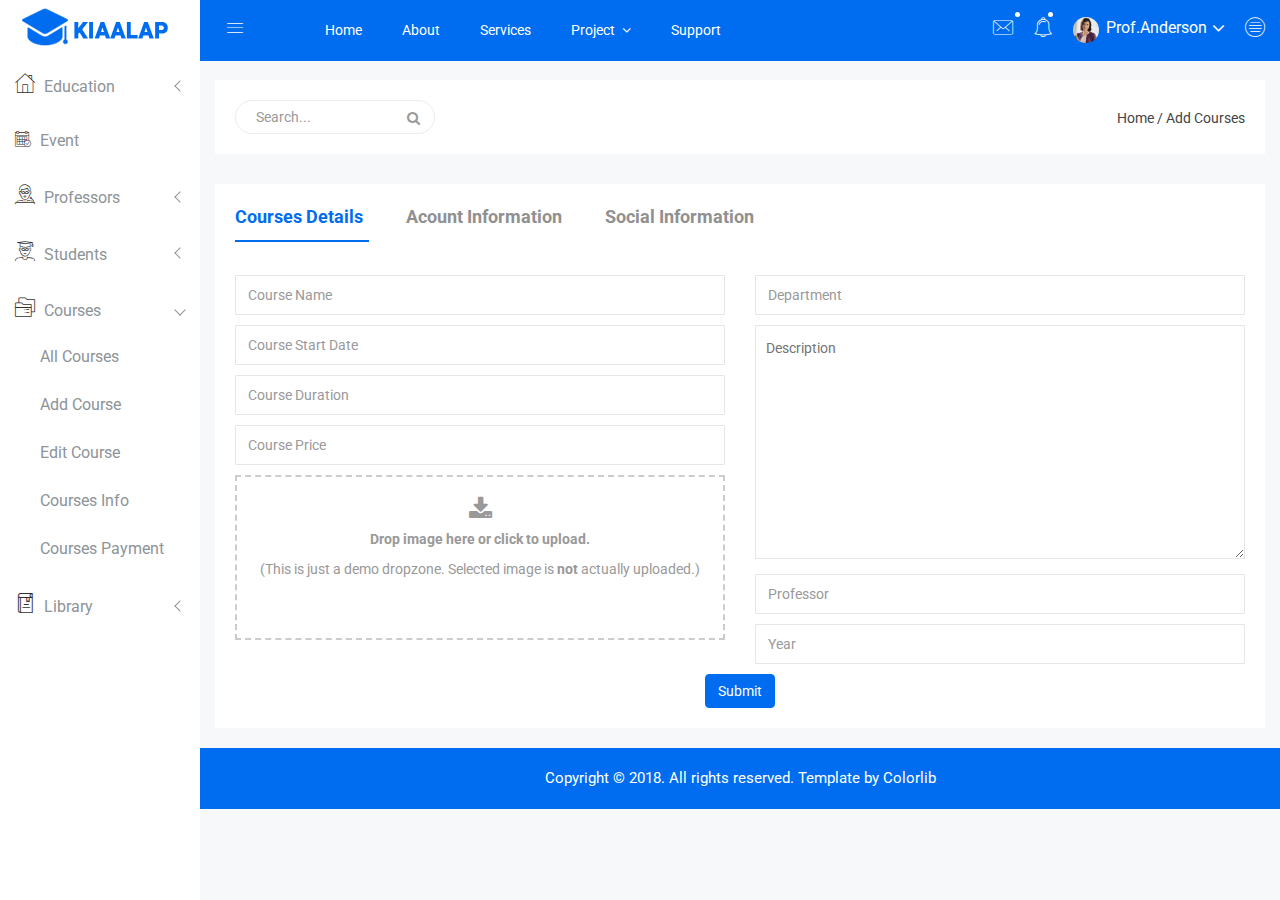
<file: EPlatform.WebUI/wwwroot/adminPanel/add-course.html>
<!doctype html>
<html class="no-js" lang="en">

<head>
    <meta charset="utf-8">
    <meta http-equiv="x-ua-compatible" content="ie=edge">
    <title>Add Course | Kiaalap - Kiaalap Admin Template</title>
    <meta name="description" content="">
    <meta name="viewport" content="width=device-width, initial-scale=1">
    <!-- favicon
		============================================ -->
    <link rel="shortcut icon" type="image/x-icon" href="img/favicon.ico">
    <!-- Google Fonts
		============================================ -->
    <link href="https://fonts.googleapis.com/css?family=Roboto:100,300,400,700,900" rel="stylesheet">
    <!-- Bootstrap CSS
		============================================ -->
    <link rel="stylesheet" href="css/bootstrap.min.css">
    <!-- Bootstrap CSS
		============================================ -->
    <link rel="stylesheet" href="css/font-awesome.min.css">
    <!-- owl.carousel CSS
		============================================ -->
    <link rel="stylesheet" href="css/owl.carousel.css">
    <link rel="stylesheet" href="css/owl.theme.css">
    <link rel="stylesheet" href="css/owl.transitions.css">
    <!-- animate CSS
		============================================ -->
    <link rel="stylesheet" href="css/animate.css">
    <!-- normalize CSS
		============================================ -->
    <link rel="stylesheet" href="css/normalize.css">
    <!-- meanmenu icon CSS
		============================================ -->
    <link rel="stylesheet" href="css/meanmenu.min.css">
    <!-- main CSS
		============================================ -->
    <link rel="stylesheet" href="css/main.css">
    <!-- dropzone CSS
		============================================ -->
    <link rel="stylesheet" href="css/dropzone/dropzone.css">
    <!-- educate icon CSS
		============================================ -->
    <link rel="stylesheet" href="css/educate-custon-icon.css">
    <!-- morrisjs CSS
		============================================ -->
    <link rel="stylesheet" href="css/morrisjs/morris.css">
    <!-- mCustomScrollbar CSS
		============================================ -->
    <link rel="stylesheet" href="css/scrollbar/jquery.mCustomScrollbar.min.css">
    <!-- metisMenu CSS
		============================================ -->
    <link rel="stylesheet" href="css/metisMenu/metisMenu.min.css">
    <link rel="stylesheet" href="css/metisMenu/metisMenu-vertical.css">
    <!-- calendar CSS
		============================================ -->
    <link rel="stylesheet" href="css/calendar/fullcalendar.min.css">
    <link rel="stylesheet" href="css/calendar/fullcalendar.print.min.css">
    <!-- forms CSS
		============================================ -->
    <link rel="stylesheet" href="css/form/all-type-forms.css">
    <!-- style CSS
		============================================ -->
    <link rel="stylesheet" href="style.css">
    <!-- responsive CSS
		============================================ -->
    <link rel="stylesheet" href="css/responsive.css">
    <!-- modernizr JS
		============================================ -->
    <script src="js/vendor/modernizr-2.8.3.min.js"></script>
</head>

<body>
    <!--[if lt IE 8]>
		<p class="browserupgrade">You are using an <strong>outdated</strong> browser. Please <a href="http://browsehappy.com/">upgrade your browser</a> to improve your experience.</p>
	<![endif]-->
    <!-- Start Left menu area -->
    <div class="left-sidebar-pro">
        <nav id="sidebar" class="">
            <div class="sidebar-header">
                <a href="index.html"><img class="main-logo" src="img/logo/logo.png" alt="" /></a>
                <strong><a href="index.html"><img src="img/logo/logosn.png" alt="" /></a></strong>
            </div>
            <div class="left-custom-menu-adp-wrap comment-scrollbar">
                <nav class="sidebar-nav left-sidebar-menu-pro">
                    <ul class="metismenu" id="menu1">
                        <li>
                            <a class="has-arrow" href="index.html">
								   <span class="educate-icon educate-home icon-wrap"></span>
								   <span class="mini-click-non">Education</span>
								</a>
                            <ul class="submenu-angle" aria-expanded="true">
                                <li><a title="Dashboard v.1" href="index.html"><span class="mini-sub-pro">Dashboard v.1</span></a></li>
                                <li><a title="Dashboard v.2" href="index-1.html"><span class="mini-sub-pro">Dashboard v.2</span></a></li>
                                <li><a title="Dashboard v.3" href="index-2.html"><span class="mini-sub-pro">Dashboard v.3</span></a></li>
                                <li><a title="Analytics" href="analytics.html"><span class="mini-sub-pro">Analytics</span></a></li>
                                <li><a title="Widgets" href="widgets.html"><span class="mini-sub-pro">Widgets</span></a></li>
                            </ul>
                        </li>
                        <li>
                            <a title="Landing Page" href="events.html" aria-expanded="false"><span class="educate-icon educate-event icon-wrap sub-icon-mg" aria-hidden="true"></span> <span class="mini-click-non">Event</span></a>
                        </li>
                        <li>
                            <a class="has-arrow" href="all-professors.html" aria-expanded="false"><span class="educate-icon educate-professor icon-wrap"></span> <span class="mini-click-non">Professors</span></a>
                            <ul class="submenu-angle" aria-expanded="false">
                                <li><a title="All Professors" href="all-professors.html"><span class="mini-sub-pro">All Professors</span></a></li>
                                <li><a title="Add Professor" href="add-professor.html"><span class="mini-sub-pro">Add Professor</span></a></li>
                                <li><a title="Edit Professor" href="edit-professor.html"><span class="mini-sub-pro">Edit Professor</span></a></li>
                                <li><a title="Professor Profile" href="professor-profile.html"><span class="mini-sub-pro">Professor Profile</span></a></li>
                            </ul>
                        </li>
                        <li>
                            <a class="has-arrow" href="all-students.html" aria-expanded="false"><span class="educate-icon educate-student icon-wrap"></span> <span class="mini-click-non">Students</span></a>
                            <ul class="submenu-angle" aria-expanded="false">
                                <li><a title="All Students" href="all-students.html"><span class="mini-sub-pro">All Students</span></a></li>
                                <li><a title="Add Students" href="add-student.html"><span class="mini-sub-pro">Add Student</span></a></li>
                                <li><a title="Edit Students" href="edit-student.html"><span class="mini-sub-pro">Edit Student</span></a></li>
                                <li><a title="Students Profile" href="student-profile.html"><span class="mini-sub-pro">Student Profile</span></a></li>
                            </ul>
                        </li>
                        <li class="active">
                            <a class="has-arrow" href="all-courses.html" aria-expanded="false"><span class="educate-icon educate-course icon-wrap"></span> <span class="mini-click-non">Courses</span></a>
                            <ul class="submenu-angle" aria-expanded="false">
                                <li><a title="All Courses" href="all-courses.html"><span class="mini-sub-pro">All Courses</span></a></li>
                                <li><a title="Add Courses" href="add-course.html"><span class="mini-sub-pro">Add Course</span></a></li>
                                <li><a title="Edit Courses" href="edit-course.html"><span class="mini-sub-pro">Edit Course</span></a></li>
                                <li><a title="Courses Profile" href="course-info.html"><span class="mini-sub-pro">Courses Info</span></a></li>
                                <li><a title="course Payment" href="course-payment.html"><span class="mini-sub-pro">Courses Payment</span></a></li>
                            </ul>
                        </li>
                        <li>
                            <a class="has-arrow" href="all-courses.html" aria-expanded="false"><span class="educate-icon educate-library icon-wrap"></span> <span class="mini-click-non">Library</span></a>
                            <ul class="submenu-angle" aria-expanded="false">
                                <li><a title="All Library" href="library-assets.html"><span class="mini-sub-pro">Library Assets</span></a></li>
                                <li><a title="Add Library" href="add-library-assets.html"><span class="mini-sub-pro">Add Library Asset</span></a></li>
                                <li><a title="Edit Library" href="edit-library-assets.html"><span class="mini-sub-pro">Edit Library Asset</span></a></li>
                            </ul>
                        </li>
                        <li>
                            <a class="has-arrow" href="all-courses.html" aria-expanded="false"><span class="educate-icon educate-department icon-wrap"></span> <span class="mini-click-non">Departments</span></a>
                            <ul class="submenu-angle" aria-expanded="false">
                                <li><a title="Departments List" href="departments.html"><span class="mini-sub-pro">Departments List</span></a></li>
                                <li><a title="Add Departments" href="add-department.html"><span class="mini-sub-pro">Add Departments</span></a></li>
                                <li><a title="Edit Departments" href="edit-department.html"><span class="mini-sub-pro">Edit Departments</span></a></li>
                            </ul>
                        </li>
                        <li>
                            <a class="has-arrow" href="mailbox.html" aria-expanded="false"><span class="educate-icon educate-message icon-wrap"></span> <span class="mini-click-non">Mailbox</span></a>
                            <ul class="submenu-angle" aria-expanded="false">
                                <li><a title="Inbox" href="mailbox.html"><span class="mini-sub-pro">Inbox</span></a></li>
                                <li><a title="View Mail" href="mailbox-view.html"><span class="mini-sub-pro">View Mail</span></a></li>
                                <li><a title="Compose Mail" href="mailbox-compose.html"><span class="mini-sub-pro">Compose Mail</span></a></li>
                            </ul>
                        </li>
                        <li>
                            <a class="has-arrow" href="mailbox.html" aria-expanded="false"><span class="educate-icon educate-interface icon-wrap"></span> <span class="mini-click-non">Interface</span></a>
                            <ul class="submenu-angle interface-mini-nb-dp" aria-expanded="false">
                                <li><a title="Google Map" href="google-map.html"><span class="mini-sub-pro">Google Map</span></a></li>
                                <li><a title="Data Maps" href="data-maps.html"><span class="mini-sub-pro">Data Maps</span></a></li>
                                <li><a title="Pdf Viewer" href="pdf-viewer.html"><span class="mini-sub-pro">Pdf Viewer</span></a></li>
                                <li><a title="X-Editable" href="x-editable.html"><span class="mini-sub-pro">X-Editable</span></a></li>
                                <li><a title="Code Editor" href="code-editor.html"><span class="mini-sub-pro">Code Editor</span></a></li>
                                <li><a title="Tree View" href="tree-view.html"><span class="mini-sub-pro">Tree View</span></a></li>
                                <li><a title="Preloader" href="preloader.html"><span class="mini-sub-pro">Preloader</span></a></li>
                                <li><a title="Images Cropper" href="images-cropper.html"><span class="mini-sub-pro">Images Cropper</span></a></li>
                            </ul>
                        </li>
                        <li>
                            <a class="has-arrow" href="mailbox.html" aria-expanded="false"><span class="educate-icon educate-charts icon-wrap"></span> <span class="mini-click-non">Charts</span></a>
                            <ul class="submenu-angle chart-mini-nb-dp" aria-expanded="false">
                                <li><a title="Bar Charts" href="bar-charts.html"><span class="mini-sub-pro">Bar Charts</span></a></li>
                                <li><a title="Line Charts" href="line-charts.html"><span class="mini-sub-pro">Line Charts</span></a></li>
                                <li><a title="Area Charts" href="area-charts.html"><span class="mini-sub-pro">Area Charts</span></a></li>
                                <li><a title="Rounded Charts" href="rounded-chart.html"><span class="mini-sub-pro">Rounded Charts</span></a></li>
                                <li><a title="C3 Charts" href="c3.html"><span class="mini-sub-pro">C3 Charts</span></a></li>
                                <li><a title="Sparkline Charts" href="sparkline.html"><span class="mini-sub-pro">Sparkline Charts</span></a></li>
                                <li><a title="Peity Charts" href="peity.html"><span class="mini-sub-pro">Peity Charts</span></a></li>
                            </ul>
                        </li>
                        <li>
                            <a class="has-arrow" href="mailbox.html" aria-expanded="false"><span class="educate-icon educate-data-table icon-wrap"></span> <span class="mini-click-non">Data Tables</span></a>
                            <ul class="submenu-angle" aria-expanded="false">
                                <li><a title="Peity Charts" href="static-table.html"><span class="mini-sub-pro">Static Table</span></a></li>
                                <li><a title="Data Table" href="data-table.html"><span class="mini-sub-pro">Data Table</span></a></li>
                            </ul>
                        </li>
                        <li>
                            <a class="has-arrow" href="mailbox.html" aria-expanded="false"><span class="educate-icon educate-form icon-wrap"></span> <span class="mini-click-non">Forms Elements</span></a>
                            <ul class="submenu-angle form-mini-nb-dp" aria-expanded="false">
                                <li><a title="Basic Form Elements" href="basic-form-element.html"><span class="mini-sub-pro">Bc Form Elements</span></a></li>
                                <li><a title="Advance Form Elements" href="advance-form-element.html"><span class="mini-sub-pro">Ad Form Elements</span></a></li>
                                <li><a title="Password Meter" href="password-meter.html"><span class="mini-sub-pro">Password Meter</span></a></li>
                                <li><a title="Multi Upload" href="multi-upload.html"><span class="mini-sub-pro">Multi Upload</span></a></li>
                                <li><a title="Text Editor" href="tinymc.html"><span class="mini-sub-pro">Text Editor</span></a></li>
                                <li><a title="Dual List Box" href="dual-list-box.html"><span class="mini-sub-pro">Dual List Box</span></a></li>
                            </ul>
                        </li>
                        <li>
                            <a class="has-arrow" href="mailbox.html" aria-expanded="false"><span class="educate-icon educate-apps icon-wrap"></span> <span class="mini-click-non">App views</span></a>
                            <ul class="submenu-angle app-mini-nb-dp" aria-expanded="false">
                                <li><a title="Notifications" href="notifications.html"><span class="mini-sub-pro">Notifications</span></a></li>
                                <li><a title="Alerts" href="alerts.html"><span class="mini-sub-pro">Alerts</span></a></li>
                                <li><a title="Modals" href="modals.html"><span class="mini-sub-pro">Modals</span></a></li>
                                <li><a title="Buttons" href="buttons.html"><span class="mini-sub-pro">Buttons</span></a></li>
                                <li><a title="Tabs" href="tabs.html"><span class="mini-sub-pro">Tabs</span></a></li>
                                <li><a title="Accordion" href="accordion.html"><span class="mini-sub-pro">Accordion</span></a></li>
                            </ul>
                        </li>
                        <li id="removable">
                            <a class="has-arrow" href="#" aria-expanded="false"><span class="educate-icon educate-pages icon-wrap"></span> <span class="mini-click-non">Pages</span></a>
                            <ul class="submenu-angle page-mini-nb-dp" aria-expanded="false">
                                <li><a title="Login" href="login.html"><span class="mini-sub-pro">Login</span></a></li>
                                <li><a title="Register" href="register.html"><span class="mini-sub-pro">Register</span></a></li>
                                <li><a title="Lock" href="lock.html"><span class="mini-sub-pro">Lock</span></a></li>
                                <li><a title="Password Recovery" href="password-recovery.html"><span class="mini-sub-pro">Password Recovery</span></a></li>
                                <li><a title="404 Page" href="404.html"><span class="mini-sub-pro">404 Page</span></a></li>
                                <li><a title="500 Page" href="500.html"><span class="mini-sub-pro">500 Page</span></a></li>
                            </ul>
                        </li>
                    </ul>
                </nav>
            </div>
        </nav>
    </div>
    <!-- End Left menu area -->
    <!-- Start Welcome area -->
    <div class="all-content-wrapper">
        <div class="container-fluid">
            <div class="row">
                <div class="col-lg-12 col-md-12 col-sm-12 col-xs-12">
                    <div class="logo-pro">
                        <a href="index.html"><img class="main-logo" src="img/logo/logo.png" alt="" /></a>
                    </div>
                </div>
            </div>
        </div>
        <div class="header-advance-area">
            <div class="header-top-area">
                <div class="container-fluid">
                    <div class="row">
                        <div class="col-lg-12 col-md-12 col-sm-12 col-xs-12">
                            <div class="header-top-wraper">
                                <div class="row">
                                    <div class="col-lg-1 col-md-0 col-sm-1 col-xs-12">
                                        <div class="menu-switcher-pro">
                                            <button type="button" id="sidebarCollapse" class="btn bar-button-pro header-drl-controller-btn btn-info navbar-btn">
													<i class="educate-icon educate-nav"></i>
												</button>
                                        </div>
                                    </div>
                                    <div class="col-lg-6 col-md-7 col-sm-6 col-xs-12">
                                        <div class="header-top-menu tabl-d-n">
                                            <ul class="nav navbar-nav mai-top-nav">
                                                <li class="nav-item"><a href="#" class="nav-link">Home</a>
                                                </li>
                                                <li class="nav-item"><a href="#" class="nav-link">About</a>
                                                </li>
                                                <li class="nav-item"><a href="#" class="nav-link">Services</a>
                                                </li>
                                                <li class="nav-item dropdown res-dis-nn">
                                                    <a href="#" data-toggle="dropdown" role="button" aria-expanded="false" class="nav-link dropdown-toggle">Project <span class="angle-down-topmenu"><i class="fa fa-angle-down"></i></span></a>
                                                    <div role="menu" class="dropdown-menu animated zoomIn">
                                                        <a href="#" class="dropdown-item">Documentation</a>
                                                        <a href="#" class="dropdown-item">Expert Backend</a>
                                                        <a href="#" class="dropdown-item">Expert FrontEnd</a>
                                                        <a href="#" class="dropdown-item">Contact Support</a>
                                                    </div>
                                                </li>
                                                <li class="nav-item"><a href="#" class="nav-link">Support</a>
                                                </li>
                                            </ul>
                                        </div>
                                    </div>
                                    <div class="col-lg-5 col-md-5 col-sm-12 col-xs-12">
                                        <div class="header-right-info">
                                            <ul class="nav navbar-nav mai-top-nav header-right-menu">
                                                <li class="nav-item dropdown">
                                                    <a href="#" data-toggle="dropdown" role="button" aria-expanded="false" class="nav-link dropdown-toggle"><i class="educate-icon educate-message edu-chat-pro" aria-hidden="true"></i><span class="indicator-ms"></span></a>
                                                    <div role="menu" class="author-message-top dropdown-menu animated zoomIn">
                                                        <div class="message-single-top">
                                                            <h1>Message</h1>
                                                        </div>
                                                        <ul class="message-menu">
                                                            <li>
                                                                <a href="#">
                                                                    <div class="message-img">
                                                                        <img src="img/contact/1.jpg" alt="">
                                                                    </div>
                                                                    <div class="message-content">
                                                                        <span class="message-date">16 Sept</span>
                                                                        <h2>Advanda Cro</h2>
                                                                        <p>Please done this project as soon possible.</p>
                                                                    </div>
                                                                </a>
                                                            </li>
                                                            <li>
                                                                <a href="#">
                                                                    <div class="message-img">
                                                                        <img src="img/contact/4.jpg" alt="">
                                                                    </div>
                                                                    <div class="message-content">
                                                                        <span class="message-date">16 Sept</span>
                                                                        <h2>Sulaiman din</h2>
                                                                        <p>Please done this project as soon possible.</p>
                                                                    </div>
                                                                </a>
                                                            </li>
                                                            <li>
                                                                <a href="#">
                                                                    <div class="message-img">
                                                                        <img src="img/contact/3.jpg" alt="">
                                                                    </div>
                                                                    <div class="message-content">
                                                                        <span class="message-date">16 Sept</span>
                                                                        <h2>Victor Jara</h2>
                                                                        <p>Please done this project as soon possible.</p>
                                                                    </div>
                                                                </a>
                                                            </li>
                                                            <li>
                                                                <a href="#">
                                                                    <div class="message-img">
                                                                        <img src="img/contact/2.jpg" alt="">
                                                                    </div>
                                                                    <div class="message-content">
                                                                        <span class="message-date">16 Sept</span>
                                                                        <h2>Victor Jara</h2>
                                                                        <p>Please done this project as soon possible.</p>
                                                                    </div>
                                                                </a>
                                                            </li>
                                                        </ul>
                                                        <div class="message-view">
                                                            <a href="#">View All Messages</a>
                                                        </div>
                                                    </div>
                                                </li>
                                                <li class="nav-item"><a href="#" data-toggle="dropdown" role="button" aria-expanded="false" class="nav-link dropdown-toggle"><i class="educate-icon educate-bell" aria-hidden="true"></i><span class="indicator-nt"></span></a>
                                                    <div role="menu" class="notification-author dropdown-menu animated zoomIn">
                                                        <div class="notification-single-top">
                                                            <h1>Notifications</h1>
                                                        </div>
                                                        <ul class="notification-menu">
                                                            <li>
                                                                <a href="#">
                                                                    <div class="notification-icon">
                                                                        <i class="educate-icon educate-checked edu-checked-pro admin-check-pro" aria-hidden="true"></i>
                                                                    </div>
                                                                    <div class="notification-content">
                                                                        <span class="notification-date">16 Sept</span>
                                                                        <h2>Advanda Cro</h2>
                                                                        <p>Please done this project as soon possible.</p>
                                                                    </div>
                                                                </a>
                                                            </li>
                                                            <li>
                                                                <a href="#">
                                                                    <div class="notification-icon">
                                                                        <i class="fa fa-cloud edu-cloud-computing-down" aria-hidden="true"></i>
                                                                    </div>
                                                                    <div class="notification-content">
                                                                        <span class="notification-date">16 Sept</span>
                                                                        <h2>Sulaiman din</h2>
                                                                        <p>Please done this project as soon possible.</p>
                                                                    </div>
                                                                </a>
                                                            </li>
                                                            <li>
                                                                <a href="#">
                                                                    <div class="notification-icon">
                                                                        <i class="fa fa-eraser edu-shield" aria-hidden="true"></i>
                                                                    </div>
                                                                    <div class="notification-content">
                                                                        <span class="notification-date">16 Sept</span>
                                                                        <h2>Victor Jara</h2>
                                                                        <p>Please done this project as soon possible.</p>
                                                                    </div>
                                                                </a>
                                                            </li>
                                                            <li>
                                                                <a href="#">
                                                                    <div class="notification-icon">
                                                                        <i class="fa fa-line-chart edu-analytics-arrow" aria-hidden="true"></i>
                                                                    </div>
                                                                    <div class="notification-content">
                                                                        <span class="notification-date">16 Sept</span>
                                                                        <h2>Victor Jara</h2>
                                                                        <p>Please done this project as soon possible.</p>
                                                                    </div>
                                                                </a>
                                                            </li>
                                                        </ul>
                                                        <div class="notification-view">
                                                            <a href="#">View All Notification</a>
                                                        </div>
                                                    </div>
                                                </li>
                                                <li class="nav-item">
                                                    <a href="#" data-toggle="dropdown" role="button" aria-expanded="false" class="nav-link dropdown-toggle">
															<img src="img/product/pro4.jpg" alt="" />
															<span class="admin-name">Prof.Anderson</span>
															<i class="fa fa-angle-down edu-icon edu-down-arrow"></i>
														</a>
                                                    <ul role="menu" class="dropdown-header-top author-log dropdown-menu animated zoomIn">
                                                        <li><a href="#"><span class="edu-icon edu-home-admin author-log-ic"></span>My Account</a>
                                                        </li>
                                                        <li><a href="#"><span class="edu-icon edu-user-rounded author-log-ic"></span>My Profile</a>
                                                        </li>
                                                        <li><a href="#"><span class="edu-icon edu-money author-log-ic"></span>User Billing</a>
                                                        </li>
                                                        <li><a href="#"><span class="edu-icon edu-settings author-log-ic"></span>Settings</a>
                                                        </li>
                                                        <li><a href="#"><span class="edu-icon edu-locked author-log-ic"></span>Log Out</a>
                                                        </li>
                                                    </ul>
                                                </li>
                                                <li class="nav-item nav-setting-open"><a href="#" data-toggle="dropdown" role="button" aria-expanded="false" class="nav-link dropdown-toggle"><i class="educate-icon educate-menu"></i></a>

                                                    <div role="menu" class="admintab-wrap menu-setting-wrap menu-setting-wrap-bg dropdown-menu animated zoomIn">
                                                        <ul class="nav nav-tabs custon-set-tab">
                                                            <li class="active"><a data-toggle="tab" href="#Notes">Notes</a>
                                                            </li>
                                                            <li><a data-toggle="tab" href="#Projects">Projects</a>
                                                            </li>
                                                            <li><a data-toggle="tab" href="#Settings">Settings</a>
                                                            </li>
                                                        </ul>

                                                        <div class="tab-content custom-bdr-nt">
                                                            <div id="Notes" class="tab-pane fade in active">
                                                                <div class="notes-area-wrap">
                                                                    <div class="note-heading-indicate">
                                                                        <h2><i class="fa fa-comments-o"></i> Latest Notes</h2>
                                                                        <p>You have 10 new message.</p>
                                                                    </div>
                                                                    <div class="notes-list-area notes-menu-scrollbar">
                                                                        <ul class="notes-menu-list">
                                                                            <li>
                                                                                <a href="#">
                                                                                    <div class="notes-list-flow">
                                                                                        <div class="notes-img">
                                                                                            <img src="img/contact/4.jpg" alt="" />
                                                                                        </div>
                                                                                        <div class="notes-content">
                                                                                            <p> The point of using Lorem Ipsum is that it has a more-or-less normal.</p>
                                                                                            <span>Yesterday 2:45 pm</span>
                                                                                        </div>
                                                                                    </div>
                                                                                </a>
                                                                            </li>
                                                                            <li>
                                                                                <a href="#">
                                                                                    <div class="notes-list-flow">
                                                                                        <div class="notes-img">
                                                                                            <img src="img/contact/1.jpg" alt="" />
                                                                                        </div>
                                                                                        <div class="notes-content">
                                                                                            <p> The point of using Lorem Ipsum is that it has a more-or-less normal.</p>
                                                                                            <span>Yesterday 2:45 pm</span>
                                                                                        </div>
                                                                                    </div>
                                                                                </a>
                                                                            </li>
                                                                            <li>
                                                                                <a href="#">
                                                                                    <div class="notes-list-flow">
                                                                                        <div class="notes-img">
                                                                                            <img src="img/contact/2.jpg" alt="" />
                                                                                        </div>
                                                                                        <div class="notes-content">
                                                                                            <p> The point of using Lorem Ipsum is that it has a more-or-less normal.</p>
                                                                                            <span>Yesterday 2:45 pm</span>
                                                                                        </div>
                                                                                    </div>
                                                                                </a>
                                                                            </li>
                                                                            <li>
                                                                                <a href="#">
                                                                                    <div class="notes-list-flow">
                                                                                        <div class="notes-img">
                                                                                            <img src="img/contact/3.jpg" alt="" />
                                                                                        </div>
                                                                                        <div class="notes-content">
                                                                                            <p> The point of using Lorem Ipsum is that it has a more-or-less normal.</p>
                                                                                            <span>Yesterday 2:45 pm</span>
                                                                                        </div>
                                                                                    </div>
                                                                                </a>
                                                                            </li>
                                                                            <li>
                                                                                <a href="#">
                                                                                    <div class="notes-list-flow">
                                                                                        <div class="notes-img">
                                                                                            <img src="img/contact/4.jpg" alt="" />
                                                                                        </div>
                                                                                        <div class="notes-content">
                                                                                            <p> The point of using Lorem Ipsum is that it has a more-or-less normal.</p>
                                                                                            <span>Yesterday 2:45 pm</span>
                                                                                        </div>
                                                                                    </div>
                                                                                </a>
                                                                            </li>
                                                                            <li>
                                                                                <a href="#">
                                                                                    <div class="notes-list-flow">
                                                                                        <div class="notes-img">
                                                                                            <img src="img/contact/1.jpg" alt="" />
                                                                                        </div>
                                                                                        <div class="notes-content">
                                                                                            <p> The point of using Lorem Ipsum is that it has a more-or-less normal.</p>
                                                                                            <span>Yesterday 2:45 pm</span>
                                                                                        </div>
                                                                                    </div>
                                                                                </a>
                                                                            </li>
                                                                            <li>
                                                                                <a href="#">
                                                                                    <div class="notes-list-flow">
                                                                                        <div class="notes-img">
                                                                                            <img src="img/contact/2.jpg" alt="" />
                                                                                        </div>
                                                                                        <div class="notes-content">
                                                                                            <p> The point of using Lorem Ipsum is that it has a more-or-less normal.</p>
                                                                                            <span>Yesterday 2:45 pm</span>
                                                                                        </div>
                                                                                    </div>
                                                                                </a>
                                                                            </li>
                                                                            <li>
                                                                                <a href="#">
                                                                                    <div class="notes-list-flow">
                                                                                        <div class="notes-img">
                                                                                            <img src="img/contact/1.jpg" alt="" />
                                                                                        </div>
                                                                                        <div class="notes-content">
                                                                                            <p> The point of using Lorem Ipsum is that it has a more-or-less normal.</p>
                                                                                            <span>Yesterday 2:45 pm</span>
                                                                                        </div>
                                                                                    </div>
                                                                                </a>
                                                                            </li>
                                                                            <li>
                                                                                <a href="#">
                                                                                    <div class="notes-list-flow">
                                                                                        <div class="notes-img">
                                                                                            <img src="img/contact/2.jpg" alt="" />
                                                                                        </div>
                                                                                        <div class="notes-content">
                                                                                            <p> The point of using Lorem Ipsum is that it has a more-or-less normal.</p>
                                                                                            <span>Yesterday 2:45 pm</span>
                                                                                        </div>
                                                                                    </div>
                                                                                </a>
                                                                            </li>
                                                                            <li>
                                                                                <a href="#">
                                                                                    <div class="notes-list-flow">
                                                                                        <div class="notes-img">
                                                                                            <img src="img/contact/3.jpg" alt="" />
                                                                                        </div>
                                                                                        <div class="notes-content">
                                                                                            <p> The point of using Lorem Ipsum is that it has a more-or-less normal.</p>
                                                                                            <span>Yesterday 2:45 pm</span>
                                                                                        </div>
                                                                                    </div>
                                                                                </a>
                                                                            </li>
                                                                        </ul>
                                                                    </div>
                                                                </div>
                                                            </div>
                                                            <div id="Projects" class="tab-pane fade">
                                                                <div class="projects-settings-wrap">
                                                                    <div class="note-heading-indicate">
                                                                        <h2><i class="fa fa-cube"></i> Latest projects</h2>
                                                                        <p> You have 20 projects. 5 not completed.</p>
                                                                    </div>
                                                                    <div class="project-st-list-area project-st-menu-scrollbar">
                                                                        <ul class="projects-st-menu-list">
                                                                            <li>
                                                                                <a href="#">
                                                                                    <div class="project-list-flow">
                                                                                        <div class="projects-st-heading">
                                                                                            <h2>Web Development</h2>
                                                                                            <p> The point of using Lorem Ipsum is that it has a more or less normal.</p>
                                                                                            <span class="project-st-time">1 hours ago</span>
                                                                                        </div>
                                                                                        <div class="projects-st-content">
                                                                                            <p>Completion with: 28%</p>
                                                                                            <div class="progress progress-mini">
                                                                                                <div style="width: 28%;" class="progress-bar progress-bar-danger hd-tp-1"></div>
                                                                                            </div>
                                                                                            <p>Project end: 4:00 pm - 12.06.2014</p>
                                                                                        </div>
                                                                                    </div>
                                                                                </a>
                                                                            </li>
                                                                            <li>
                                                                                <a href="#">
                                                                                    <div class="project-list-flow">
                                                                                        <div class="projects-st-heading">
                                                                                            <h2>Software Development</h2>
                                                                                            <p> The point of using Lorem Ipsum is that it has a more or less normal.</p>
                                                                                            <span class="project-st-time">2 hours ago</span>
                                                                                        </div>
                                                                                        <div class="projects-st-content project-rating-cl">
                                                                                            <p>Completion with: 68%</p>
                                                                                            <div class="progress progress-mini">
                                                                                                <div style="width: 68%;" class="progress-bar hd-tp-2"></div>
                                                                                            </div>
                                                                                            <p>Project end: 4:00 pm - 12.06.2014</p>
                                                                                        </div>
                                                                                    </div>
                                                                                </a>
                                                                            </li>
                                                                            <li>
                                                                                <a href="#">
                                                                                    <div class="project-list-flow">
                                                                                        <div class="projects-st-heading">
                                                                                            <h2>Graphic Design</h2>
                                                                                            <p> The point of using Lorem Ipsum is that it has a more or less normal.</p>
                                                                                            <span class="project-st-time">3 hours ago</span>
                                                                                        </div>
                                                                                        <div class="projects-st-content">
                                                                                            <p>Completion with: 78%</p>
                                                                                            <div class="progress progress-mini">
                                                                                                <div style="width: 78%;" class="progress-bar hd-tp-3"></div>
                                                                                            </div>
                                                                                            <p>Project end: 4:00 pm - 12.06.2014</p>
                                                                                        </div>
                                                                                    </div>
                                                                                </a>
                                                                            </li>
                                                                            <li>
                                                                                <a href="#">
                                                                                    <div class="project-list-flow">
                                                                                        <div class="projects-st-heading">
                                                                                            <h2>Web Design</h2>
                                                                                            <p> The point of using Lorem Ipsum is that it has a more or less normal.</p>
                                                                                            <span class="project-st-time">4 hours ago</span>
                                                                                        </div>
                                                                                        <div class="projects-st-content project-rating-cl2">
                                                                                            <p>Completion with: 38%</p>
                                                                                            <div class="progress progress-mini">
                                                                                                <div style="width: 38%;" class="progress-bar progress-bar-danger hd-tp-4"></div>
                                                                                            </div>
                                                                                            <p>Project end: 4:00 pm - 12.06.2014</p>
                                                                                        </div>
                                                                                    </div>
                                                                                </a>
                                                                            </li>
                                                                            <li>
                                                                                <a href="#">
                                                                                    <div class="project-list-flow">
                                                                                        <div class="projects-st-heading">
                                                                                            <h2>Business Card</h2>
                                                                                            <p> The point of using Lorem Ipsum is that it has a more or less normal.</p>
                                                                                            <span class="project-st-time">5 hours ago</span>
                                                                                        </div>
                                                                                        <div class="projects-st-content">
                                                                                            <p>Completion with: 28%</p>
                                                                                            <div class="progress progress-mini">
                                                                                                <div style="width: 28%;" class="progress-bar progress-bar-danger hd-tp-5"></div>
                                                                                            </div>
                                                                                            <p>Project end: 4:00 pm - 12.06.2014</p>
                                                                                        </div>
                                                                                    </div>
                                                                                </a>
                                                                            </li>
                                                                            <li>
                                                                                <a href="#">
                                                                                    <div class="project-list-flow">
                                                                                        <div class="projects-st-heading">
                                                                                            <h2>Ecommerce Business</h2>
                                                                                            <p> The point of using Lorem Ipsum is that it has a more or less normal.</p>
                                                                                            <span class="project-st-time">6 hours ago</span>
                                                                                        </div>
                                                                                        <div class="projects-st-content project-rating-cl">
                                                                                            <p>Completion with: 68%</p>
                                                                                            <div class="progress progress-mini">
                                                                                                <div style="width: 68%;" class="progress-bar hd-tp-6"></div>
                                                                                            </div>
                                                                                            <p>Project end: 4:00 pm - 12.06.2014</p>
                                                                                        </div>
                                                                                    </div>
                                                                                </a>
                                                                            </li>
                                                                            <li>
                                                                                <a href="#">
                                                                                    <div class="project-list-flow">
                                                                                        <div class="projects-st-heading">
                                                                                            <h2>Woocommerce Plugin</h2>
                                                                                            <p> The point of using Lorem Ipsum is that it has a more or less normal.</p>
                                                                                            <span class="project-st-time">7 hours ago</span>
                                                                                        </div>
                                                                                        <div class="projects-st-content">
                                                                                            <p>Completion with: 78%</p>
                                                                                            <div class="progress progress-mini">
                                                                                                <div style="width: 78%;" class="progress-bar"></div>
                                                                                            </div>
                                                                                            <p>Project end: 4:00 pm - 12.06.2014</p>
                                                                                        </div>
                                                                                    </div>
                                                                                </a>
                                                                            </li>
                                                                            <li>
                                                                                <a href="#">
                                                                                    <div class="project-list-flow">
                                                                                        <div class="projects-st-heading">
                                                                                            <h2>Wordpress Theme</h2>
                                                                                            <p> The point of using Lorem Ipsum is that it has a more or less normal.</p>
                                                                                            <span class="project-st-time">9 hours ago</span>
                                                                                        </div>
                                                                                        <div class="projects-st-content project-rating-cl2">
                                                                                            <p>Completion with: 38%</p>
                                                                                            <div class="progress progress-mini">
                                                                                                <div style="width: 38%;" class="progress-bar progress-bar-danger"></div>
                                                                                            </div>
                                                                                            <p>Project end: 4:00 pm - 12.06.2014</p>
                                                                                        </div>
                                                                                    </div>
                                                                                </a>
                                                                            </li>
                                                                        </ul>
                                                                    </div>
                                                                </div>
                                                            </div>
                                                            <div id="Settings" class="tab-pane fade">
                                                                <div class="setting-panel-area">
                                                                    <div class="note-heading-indicate">
                                                                        <h2><i class="fa fa-gears"></i> Settings Panel</h2>
                                                                        <p> You have 20 Settings. 5 not completed.</p>
                                                                    </div>
                                                                    <ul class="setting-panel-list">
                                                                        <li>
                                                                            <div class="checkbox-setting-pro">
                                                                                <div class="checkbox-title-pro">
                                                                                    <h2>Show notifications</h2>
                                                                                    <div class="ts-custom-check">
                                                                                        <div class="onoffswitch">
                                                                                            <input type="checkbox" name="collapsemenu" class="onoffswitch-checkbox" id="example">
                                                                                            <label class="onoffswitch-label" for="example">
																									<span class="onoffswitch-inner"></span>
																									<span class="onoffswitch-switch"></span>
																								</label>
                                                                                        </div>
                                                                                    </div>
                                                                                </div>
                                                                            </div>
                                                                        </li>
                                                                        <li>
                                                                            <div class="checkbox-setting-pro">
                                                                                <div class="checkbox-title-pro">
                                                                                    <h2>Disable Chat</h2>
                                                                                    <div class="ts-custom-check">
                                                                                        <div class="onoffswitch">
                                                                                            <input type="checkbox" name="collapsemenu" class="onoffswitch-checkbox" id="example3">
                                                                                            <label class="onoffswitch-label" for="example3">
																									<span class="onoffswitch-inner"></span>
																									<span class="onoffswitch-switch"></span>
																								</label>
                                                                                        </div>
                                                                                    </div>
                                                                                </div>
                                                                            </div>
                                                                        </li>
                                                                        <li>
                                                                            <div class="checkbox-setting-pro">
                                                                                <div class="checkbox-title-pro">
                                                                                    <h2>Enable history</h2>
                                                                                    <div class="ts-custom-check">
                                                                                        <div class="onoffswitch">
                                                                                            <input type="checkbox" name="collapsemenu" class="onoffswitch-checkbox" id="example4">
                                                                                            <label class="onoffswitch-label" for="example4">
																									<span class="onoffswitch-inner"></span>
																									<span class="onoffswitch-switch"></span>
																								</label>
                                                                                        </div>
                                                                                    </div>
                                                                                </div>
                                                                            </div>
                                                                        </li>
                                                                        <li>
                                                                            <div class="checkbox-setting-pro">
                                                                                <div class="checkbox-title-pro">
                                                                                    <h2>Show charts</h2>
                                                                                    <div class="ts-custom-check">
                                                                                        <div class="onoffswitch">
                                                                                            <input type="checkbox" name="collapsemenu" class="onoffswitch-checkbox" id="example7">
                                                                                            <label class="onoffswitch-label" for="example7">
																									<span class="onoffswitch-inner"></span>
																									<span class="onoffswitch-switch"></span>
																								</label>
                                                                                        </div>
                                                                                    </div>
                                                                                </div>
                                                                            </div>
                                                                        </li>
                                                                        <li>
                                                                            <div class="checkbox-setting-pro">
                                                                                <div class="checkbox-title-pro">
                                                                                    <h2>Update everyday</h2>
                                                                                    <div class="ts-custom-check">
                                                                                        <div class="onoffswitch">
                                                                                            <input type="checkbox" name="collapsemenu" checked="" class="onoffswitch-checkbox" id="example2">
                                                                                            <label class="onoffswitch-label" for="example2">
																									<span class="onoffswitch-inner"></span>
																									<span class="onoffswitch-switch"></span>
																								</label>
                                                                                        </div>
                                                                                    </div>
                                                                                </div>
                                                                            </div>
                                                                        </li>
                                                                        <li>
                                                                            <div class="checkbox-setting-pro">
                                                                                <div class="checkbox-title-pro">
                                                                                    <h2>Global search</h2>
                                                                                    <div class="ts-custom-check">
                                                                                        <div class="onoffswitch">
                                                                                            <input type="checkbox" name="collapsemenu" checked="" class="onoffswitch-checkbox" id="example6">
                                                                                            <label class="onoffswitch-label" for="example6">
																									<span class="onoffswitch-inner"></span>
																									<span class="onoffswitch-switch"></span>
																								</label>
                                                                                        </div>
                                                                                    </div>
                                                                                </div>
                                                                            </div>
                                                                        </li>
                                                                        <li>
                                                                            <div class="checkbox-setting-pro">
                                                                                <div class="checkbox-title-pro">
                                                                                    <h2>Offline users</h2>
                                                                                    <div class="ts-custom-check">
                                                                                        <div class="onoffswitch">
                                                                                            <input type="checkbox" name="collapsemenu" checked="" class="onoffswitch-checkbox" id="example5">
                                                                                            <label class="onoffswitch-label" for="example5">
																									<span class="onoffswitch-inner"></span>
																									<span class="onoffswitch-switch"></span>
																								</label>
                                                                                        </div>
                                                                                    </div>
                                                                                </div>
                                                                            </div>
                                                                        </li>
                                                                    </ul>

                                                                </div>
                                                            </div>
                                                        </div>
                                                    </div>
                                                </li>
                                            </ul>
                                        </div>
                                    </div>
                                </div>
                            </div>
                        </div>
                    </div>
                </div>
            </div>
            <!-- Mobile Menu start -->
            <div class="mobile-menu-area">
                <div class="container">
                    <div class="row">
                        <div class="col-lg-12 col-md-12 col-sm-12 col-xs-12">
                            <div class="mobile-menu">
                                <nav id="dropdown">
                                    <ul class="mobile-menu-nav">
                                        <li><a data-toggle="collapse" data-target="#Charts" href="#">Home <span class="admin-project-icon edu-icon edu-down-arrow"></span></a>
                                            <ul class="collapse dropdown-header-top">
                                                <li><a href="index.html">Dashboard v.1</a></li>
                                                <li><a href="index-1.html">Dashboard v.2</a></li>
                                                <li><a href="index-3.html">Dashboard v.3</a></li>
                                                <li><a href="analytics.html">Analytics</a></li>
                                                <li><a href="widgets.html">Widgets</a></li>
                                            </ul>
                                        </li>
                                        <li><a href="events.html">Event</a></li>
                                        <li><a data-toggle="collapse" data-target="#demoevent" href="#">Professors <span class="admin-project-icon edu-icon edu-down-arrow"></span></a>
                                            <ul id="demoevent" class="collapse dropdown-header-top">
                                                <li><a href="all-professors.html">All Professors</a>
                                                </li>
                                                <li><a href="add-professor.html">Add Professor</a>
                                                </li>
                                                <li><a href="edit-professor.html">Edit Professor</a>
                                                </li>
                                                <li><a href="professor-profile.html">Professor Profile</a>
                                                </li>
                                            </ul>
                                        </li>
                                        <li><a data-toggle="collapse" data-target="#demopro" href="#">Students <span class="admin-project-icon edu-icon edu-down-arrow"></span></a>
                                            <ul id="demopro" class="collapse dropdown-header-top">
                                                <li><a href="all-students.html">All Students</a>
                                                </li>
                                                <li><a href="add-student.html">Add Student</a>
                                                </li>
                                                <li><a href="edit-student.html">Edit Student</a>
                                                </li>
                                                <li><a href="student-profile.html">Student Profile</a>
                                                </li>
                                            </ul>
                                        </li>
                                        <li><a data-toggle="collapse" data-target="#democrou" href="#">Courses <span class="admin-project-icon edu-icon edu-down-arrow"></span></a>
                                            <ul id="democrou" class="collapse dropdown-header-top">
                                                <li><a href="all-courses.html">All Courses</a>
                                                </li>
                                                <li><a href="add-course.html">Add Course</a>
                                                </li>
                                                <li><a href="edit-course.html">Edit Course</a>
                                                </li>
                                                <li><a href="course-profile.html">Courses Info</a>
                                                </li>
                                                <li><a href="course-payment.html">Courses Payment</a>
                                                </li>
                                            </ul>
                                        </li>
                                        <li><a data-toggle="collapse" data-target="#demolibra" href="#">Library <span class="admin-project-icon edu-icon edu-down-arrow"></span></a>
                                            <ul id="demolibra" class="collapse dropdown-header-top">
                                                <li><a href="library-assets.html">Library Assets</a>
                                                </li>
                                                <li><a href="add-library-assets.html">Add Library Asset</a>
                                                </li>
                                                <li><a href="edit-library-assets.html">Edit Library Asset</a>
                                                </li>
                                            </ul>
                                        </li>
                                        <li><a data-toggle="collapse" data-target="#demodepart" href="#">Departments <span class="admin-project-icon edu-icon edu-down-arrow"></span></a>
                                            <ul id="demodepart" class="collapse dropdown-header-top">
                                                <li><a href="departments.html">Departments List</a>
                                                </li>
                                                <li><a href="add-department.html">Add Departments</a>
                                                </li>
                                                <li><a href="edit-department.html">Edit Departments</a>
                                                </li>
                                            </ul>
                                        </li>
                                        <li><a data-toggle="collapse" data-target="#demomi" href="#">Mailbox <span class="admin-project-icon edu-icon edu-down-arrow"></span></a>
                                            <ul id="demomi" class="collapse dropdown-header-top">
                                                <li><a href="mailbox.html">Inbox</a>
                                                </li>
                                                <li><a href="mailbox-view.html">View Mail</a>
                                                </li>
                                                <li><a href="mailbox-compose.html">Compose Mail</a>
                                                </li>
                                            </ul>
                                        </li>
                                        <li><a data-toggle="collapse" data-target="#Miscellaneousmob" href="#">Interface <span class="admin-project-icon edu-icon edu-down-arrow"></span></a>
                                            <ul id="Miscellaneousmob" class="collapse dropdown-header-top">
                                                <li><a href="google-map.html">Google Map</a>
                                                </li>
                                                <li><a href="data-maps.html">Data Maps</a>
                                                </li>
                                                <li><a href="pdf-viewer.html">Pdf Viewer</a>
                                                </li>
                                                <li><a href="x-editable.html">X-Editable</a>
                                                </li>
                                                <li><a href="code-editor.html">Code Editor</a>
                                                </li>
                                                <li><a href="tree-view.html">Tree View</a>
                                                </li>
                                                <li><a href="preloader.html">Preloader</a>
                                                </li>
                                                <li><a href="images-cropper.html">Images Cropper</a>
                                                </li>
                                            </ul>
                                        </li>
                                        <li><a data-toggle="collapse" data-target="#Chartsmob" href="#">Charts <span class="admin-project-icon edu-icon edu-down-arrow"></span></a>
                                            <ul id="Chartsmob" class="collapse dropdown-header-top">
                                                <li><a href="bar-charts.html">Bar Charts</a>
                                                </li>
                                                <li><a href="line-charts.html">Line Charts</a>
                                                </li>
                                                <li><a href="area-charts.html">Area Charts</a>
                                                </li>
                                                <li><a href="rounded-chart.html">Rounded Charts</a>
                                                </li>
                                                <li><a href="c3.html">C3 Charts</a>
                                                </li>
                                                <li><a href="sparkline.html">Sparkline Charts</a>
                                                </li>
                                                <li><a href="peity.html">Peity Charts</a>
                                                </li>
                                            </ul>
                                        </li>
                                        <li><a data-toggle="collapse" data-target="#Tablesmob" href="#">Tables <span class="admin-project-icon edu-icon edu-down-arrow"></span></a>
                                            <ul id="Tablesmob" class="collapse dropdown-header-top">
                                                <li><a href="static-table.html">Static Table</a>
                                                </li>
                                                <li><a href="data-table.html">Data Table</a>
                                                </li>
                                            </ul>
                                        </li>
                                        <li><a data-toggle="collapse" data-target="#formsmob" href="#">Forms <span class="admin-project-icon edu-icon edu-down-arrow"></span></a>
                                            <ul id="formsmob" class="collapse dropdown-header-top">
                                                <li><a href="basic-form-element.html">Basic Form Elements</a>
                                                </li>
                                                <li><a href="advance-form-element.html">Advanced Form Elements</a>
                                                </li>
                                                <li><a href="password-meter.html">Password Meter</a>
                                                </li>
                                                <li><a href="multi-upload.html">Multi Upload</a>
                                                </li>
                                                <li><a href="tinymc.html">Text Editor</a>
                                                </li>
                                                <li><a href="dual-list-box.html">Dual List Box</a>
                                                </li>
                                            </ul>
                                        </li>
                                        <li><a data-toggle="collapse" data-target="#Appviewsmob" href="#">App views <span class="admin-project-icon edu-icon edu-down-arrow"></span></a>
                                            <ul id="Appviewsmob" class="collapse dropdown-header-top">
                                                <li><a href="basic-form-element.html">Basic Form Elements</a>
                                                </li>
                                                <li><a href="advance-form-element.html">Advanced Form Elements</a>
                                                </li>
                                                <li><a href="password-meter.html">Password Meter</a>
                                                </li>
                                                <li><a href="multi-upload.html">Multi Upload</a>
                                                </li>
                                                <li><a href="tinymc.html">Text Editor</a>
                                                </li>
                                                <li><a href="dual-list-box.html">Dual List Box</a>
                                                </li>
                                            </ul>
                                        </li>
                                        <li><a data-toggle="collapse" data-target="#Pagemob" href="#">Pages <span class="admin-project-icon edu-icon edu-down-arrow"></span></a>
                                            <ul id="Pagemob" class="collapse dropdown-header-top">
                                                <li><a href="login.html">Login</a>
                                                </li>
                                                <li><a href="register.html">Register</a>
                                                </li>
                                                <li><a href="lock.html">Lock</a>
                                                </li>
                                                <li><a href="password-recovery.html">Password Recovery</a>
                                                </li>
                                                <li><a href="404.html">404 Page</a></li>
                                                <li><a href="500.html">500 Page</a></li>
                                            </ul>
                                        </li>
                                    </ul>
                                </nav>
                            </div>
                        </div>
                    </div>
                </div>
            </div>
            <!-- Mobile Menu end -->
            <div class="breadcome-area">
                <div class="container-fluid">
                    <div class="row">
                        <div class="col-lg-12 col-md-12 col-sm-12 col-xs-12">
                            <div class="breadcome-list single-page-breadcome">
                                <div class="row">
                                    <div class="col-lg-6 col-md-6 col-sm-6 col-xs-12">
                                        <div class="breadcome-heading">
                                            <form role="search" class="sr-input-func">
                                                <input type="text" placeholder="Search..." class="search-int form-control">
                                                <a href="#"><i class="fa fa-search"></i></a>
                                            </form>
                                        </div>
                                    </div>
                                    <div class="col-lg-6 col-md-6 col-sm-6 col-xs-12">
                                        <ul class="breadcome-menu">
                                            <li><a href="#">Home</a> <span class="bread-slash">/</span>
                                            </li>
                                            <li><span class="bread-blod">Add Courses</span>
                                            </li>
                                        </ul>
                                    </div>
                                </div>
                            </div>
                        </div>
                    </div>
                </div>
            </div>
        </div>
        <!-- Single pro tab review Start-->
        <div class="single-pro-review-area mt-t-30 mg-b-15">
            <div class="container-fluid">
                <div class="row">
                    <div class="col-lg-12 col-md-12 col-sm-12 col-xs-12">
                        <div class="product-payment-inner-st">
                            <ul id="myTabedu1" class="tab-review-design">
                                <li class="active"><a href="#description">Courses Details</a></li>
                                <li><a href="#reviews"> Acount Information</a></li>
                                <li><a href="#INFORMATION">Social Information</a></li>
                            </ul>
                            <div id="myTabContent" class="tab-content custom-product-edit">
                                <div class="product-tab-list tab-pane fade active in" id="description">
                                    <div class="row">
                                        <div class="col-lg-12 col-md-12 col-sm-12 col-xs-12">
                                            <div class="review-content-section">
                                                <div id="dropzone1" class="pro-ad addcoursepro">
                                                    <form action="/upload" class="dropzone dropzone-custom needsclick addcourse" id="demo1-upload">
                                                        <div class="row">
                                                            <div class="col-lg-6 col-md-6 col-sm-6 col-xs-12">
                                                                <div class="form-group">
                                                                    <input name="coursename" type="text" class="form-control" placeholder="Course Name">
                                                                </div>
                                                                <div class="form-group">
                                                                    <input name="finish" id="finish" type="text" class="form-control" placeholder="Course Start Date">
                                                                </div>
                                                                <div class="form-group">
                                                                    <input name="duration" type="text" class="form-control" placeholder="Course Duration">
                                                                </div>
                                                                <div class="form-group">
                                                                    <input name="price" type="number" class="form-control" placeholder="Course Price">
                                                                </div>
                                                                <div class="form-group alert-up-pd">
                                                                    <div class="dz-message needsclick download-custom">
                                                                        <i class="fa fa-download edudropnone" aria-hidden="true"></i>
                                                                        <h2 class="edudropnone">Drop image here or click to upload.</h2>
                                                                        <p class="edudropnone"><span class="note needsclick">(This is just a demo dropzone. Selected image is <strong>not</strong> actually uploaded.)</span>
                                                                        </p>
                                                                        <input name="imageico" class="hd-pro-img" type="text" />
                                                                    </div>
                                                                </div>
                                                            </div>
                                                            <div class="col-lg-6 col-md-6 col-sm-6 col-xs-12">
                                                                <div class="form-group res-mg-t-15">
                                                                    <input name="department" type="text" class="form-control" placeholder="Department">
                                                                </div>
                                                                <div class="form-group">
                                                                    <textarea name="description" placeholder="Description"></textarea>
                                                                </div>
                                                                <div class="form-group">
                                                                    <input name="crprofessor" type="text" class="form-control" placeholder="Professor">
                                                                </div>
                                                                <div class="form-group">
                                                                    <input id="year" name="year" type="text" class="form-control" placeholder="Year">
                                                                </div>
                                                            </div>
                                                        </div>
                                                        <div class="row">
                                                            <div class="col-lg-12">
                                                                <div class="payment-adress">
                                                                    <button type="submit" class="btn btn-primary waves-effect waves-light">Submit</button>
                                                                </div>
                                                            </div>
                                                        </div>
                                                    </form>
                                                </div>
                                            </div>
                                        </div>
                                    </div>
                                </div>
                                <div class="product-tab-list tab-pane fade" id="reviews">
                                    <div class="row">
                                        <div class="col-lg-12 col-md-12 col-sm-12 col-xs-12">
                                            <div class="review-content-section">
                                                <div class="row">
                                                    <div class="col-lg-12 col-md-12 col-sm-12 col-xs-12">
                                                        <div class="devit-card-custom">
                                                            <div class="form-group">
                                                                <input type="text" class="form-control" placeholder="Email">
                                                            </div>
                                                            <div class="form-group">
                                                                <input type="number" class="form-control" placeholder="Phone">
                                                            </div>
                                                            <div class="form-group">
                                                                <input type="password" class="form-control" placeholder="Password">
                                                            </div>
                                                            <div class="form-group">
                                                                <input type="password" class="form-control" placeholder="Confirm Password">
                                                            </div>
                                                            <a href="#" class="btn btn-primary waves-effect waves-light">Submit</a>
                                                        </div>
                                                    </div>
                                                </div>
                                            </div>
                                        </div>
                                    </div>
                                </div>
                                <div class="product-tab-list tab-pane fade" id="INFORMATION">
                                    <div class="row">
                                        <div class="col-lg-12 col-md-12 col-sm-12 col-xs-12">
                                            <div class="review-content-section">
												<div class="row">
													<div class="col-lg-12">
														<div class="devit-card-custom">
															<div class="form-group">
																<input type="url" class="form-control" placeholder="Facebook URL">
															</div>
															<div class="form-group">
																<input type="url" class="form-control" placeholder="Twitter URL">
															</div>
															<div class="form-group">
																<input type="url" class="form-control" placeholder="Google Plus">
															</div>
															<div class="form-group">
																<input type="url" class="form-control" placeholder="Linkedin URL">
															</div>
															<button type="submit" class="btn btn-primary waves-effect waves-light">Submit</button>
														</div>
													</div>
												</div>
                                            </div>
                                        </div>
                                    </div>
                                </div>
                            </div>
                        </div>
                    </div>
                </div>
            </div>
        </div>
        <div class="footer-copyright-area">
            <div class="container-fluid">
                <div class="row">
                    <div class="col-lg-12 col-md-12 col-sm-12 col-xs-12">
                        <div class="footer-copy-right">
                            <p>Copyright © 2018. All rights reserved. Template by <a href="https://colorlib.com/wp/templates/">Colorlib</a></p>
                        </div>
                    </div>
                </div>
            </div>
        </div>
    </div>

    <!-- jquery
		============================================ -->
    <script src="js/vendor/jquery-1.12.4.min.js"></script>
    <!-- bootstrap JS
		============================================ -->
    <script src="js/bootstrap.min.js"></script>
    <!-- wow JS
		============================================ -->
    <script src="js/wow.min.js"></script>
    <!-- price-slider JS
		============================================ -->
    <script src="js/jquery-price-slider.js"></script>
    <!-- meanmenu JS
		============================================ -->
    <script src="js/jquery.meanmenu.js"></script>
    <!-- owl.carousel JS
		============================================ -->
    <script src="js/owl.carousel.min.js"></script>
    <!-- sticky JS
		============================================ -->
    <script src="js/jquery.sticky.js"></script>
    <!-- scrollUp JS
		============================================ -->
    <script src="js/jquery.scrollUp.min.js"></script>
    <!-- mCustomScrollbar JS
		============================================ -->
    <script src="js/scrollbar/jquery.mCustomScrollbar.concat.min.js"></script>
    <script src="js/scrollbar/mCustomScrollbar-active.js"></script>
    <!-- metisMenu JS
		============================================ -->
    <script src="js/metisMenu/metisMenu.min.js"></script>
    <script src="js/metisMenu/metisMenu-active.js"></script>
    <!-- morrisjs JS
		============================================ -->
    <script src="js/sparkline/jquery.sparkline.min.js"></script>
    <script src="js/sparkline/jquery.charts-sparkline.js"></script>
    <!-- calendar JS
		============================================ -->
    <script src="js/calendar/moment.min.js"></script>
    <script src="js/calendar/fullcalendar.min.js"></script>
    <script src="js/calendar/fullcalendar-active.js"></script>
    <!-- maskedinput JS
		============================================ -->
    <script src="js/jquery.maskedinput.min.js"></script>
    <script src="js/masking-active.js"></script>
    <!-- datepicker JS
		============================================ -->
    <script src="js/datepicker/jquery-ui.min.js"></script>
    <script src="js/datepicker/datepicker-active.js"></script>
    <!-- form validate JS
		============================================ -->
    <script src="js/form-validation/jquery.form.min.js"></script>
    <script src="js/form-validation/jquery.validate.min.js"></script>
    <script src="js/form-validation/form-active.js"></script>
    <!-- dropzone JS
		============================================ -->
    <script src="js/dropzone/dropzone.js"></script>
    <!-- tab JS
		============================================ -->
    <script src="js/tab.js"></script>
    <!-- plugins JS
		============================================ -->
    <script src="js/plugins.js"></script>
    <!-- main JS
		============================================ -->
    <script src="js/main.js"></script>
    <!-- tawk chat JS
		============================================ -->
    <script src="js/tawk-chat.js"></script>
</body>

</html>
</file>
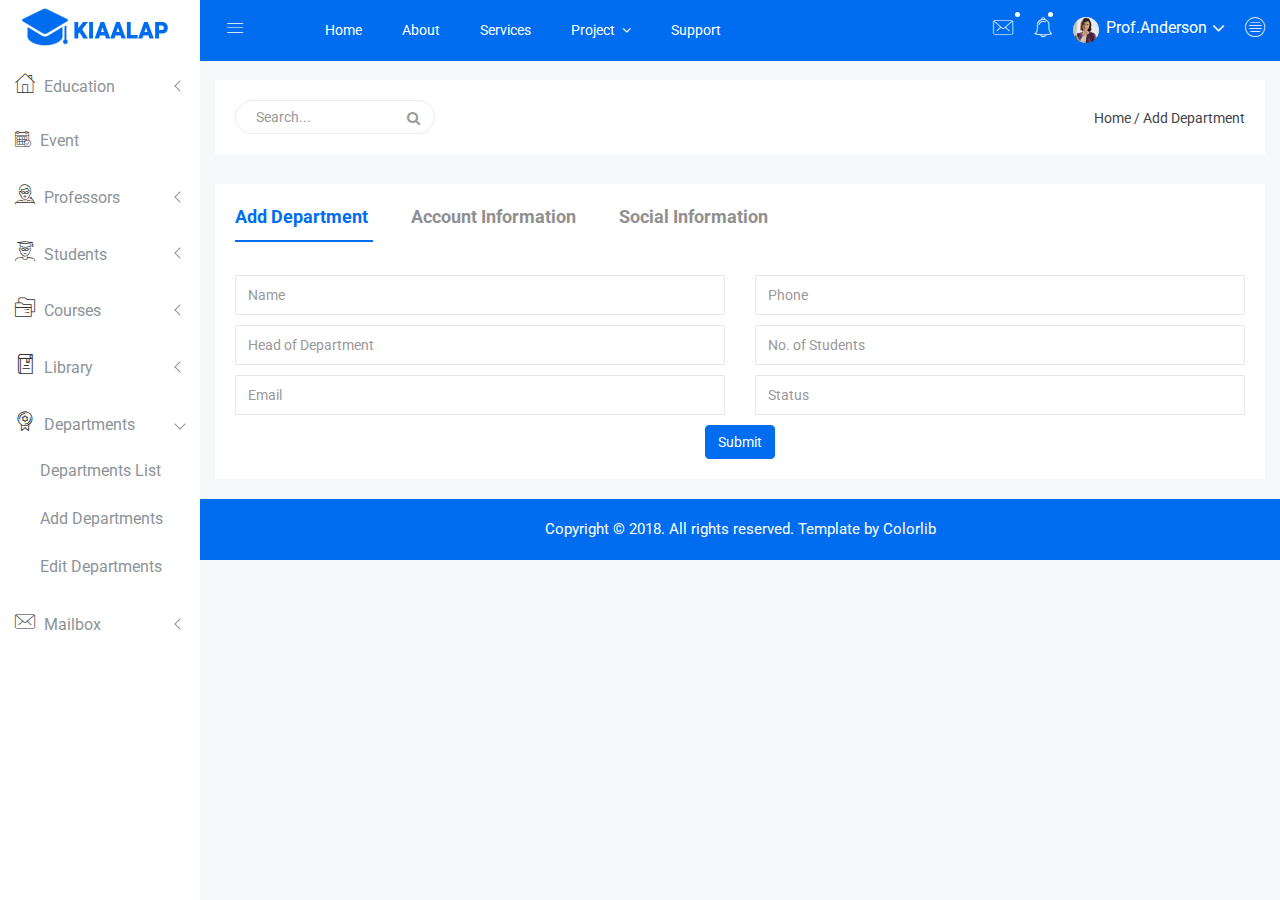
<file: EPlatform.WebUI/wwwroot/adminPanel/add-department.html>
<!doctype html>
<html class="no-js" lang="en">

<head>
    <meta charset="utf-8">
    <meta http-equiv="x-ua-compatible" content="ie=edge">
    <title>Add Department | Kiaalap - Kiaalap Admin Template</title>
    <meta name="description" content="">
    <meta name="viewport" content="width=device-width, initial-scale=1">
    <!-- favicon
		============================================ -->
    <link rel="shortcut icon" type="image/x-icon" href="img/favicon.ico">
    <!-- Google Fonts
		============================================ -->
    <link href="https://fonts.googleapis.com/css?family=Roboto:100,300,400,700,900" rel="stylesheet">
    <!-- Bootstrap CSS
		============================================ -->
    <link rel="stylesheet" href="css/bootstrap.min.css">
    <!-- Bootstrap CSS
		============================================ -->
    <link rel="stylesheet" href="css/font-awesome.min.css">
    <!-- owl.carousel CSS
		============================================ -->
    <link rel="stylesheet" href="css/owl.carousel.css">
    <link rel="stylesheet" href="css/owl.theme.css">
    <link rel="stylesheet" href="css/owl.transitions.css">
    <!-- animate CSS
		============================================ -->
    <link rel="stylesheet" href="css/animate.css">
    <!-- normalize CSS
		============================================ -->
    <link rel="stylesheet" href="css/normalize.css">
    <!-- meanmenu icon CSS
		============================================ -->
    <link rel="stylesheet" href="css/meanmenu.min.css">
    <!-- main CSS
		============================================ -->
    <link rel="stylesheet" href="css/main.css">
    <!-- educate icon CSS
		============================================ -->
    <link rel="stylesheet" href="css/educate-custon-icon.css">
    <!-- morrisjs CSS
		============================================ -->
    <link rel="stylesheet" href="css/morrisjs/morris.css">
    <!-- mCustomScrollbar CSS
		============================================ -->
    <link rel="stylesheet" href="css/scrollbar/jquery.mCustomScrollbar.min.css">
    <!-- metisMenu CSS
		============================================ -->
    <link rel="stylesheet" href="css/metisMenu/metisMenu.min.css">
    <link rel="stylesheet" href="css/metisMenu/metisMenu-vertical.css">
    <!-- calendar CSS
		============================================ -->
    <link rel="stylesheet" href="css/calendar/fullcalendar.min.css">
    <link rel="stylesheet" href="css/calendar/fullcalendar.print.min.css">
    <!-- forms CSS
		============================================ -->
    <link rel="stylesheet" href="css/form/all-type-forms.css">
    <!-- style CSS
		============================================ -->
    <link rel="stylesheet" href="style.css">
    <!-- responsive CSS
		============================================ -->
    <link rel="stylesheet" href="css/responsive.css">
    <!-- modernizr JS
		============================================ -->
    <script src="js/vendor/modernizr-2.8.3.min.js"></script>
</head>

<body>
    <!--[if lt IE 8]>
		<p class="browserupgrade">You are using an <strong>outdated</strong> browser. Please <a href="http://browsehappy.com/">upgrade your browser</a> to improve your experience.</p>
	<![endif]-->
    <!-- Start Left menu area -->
    <div class="left-sidebar-pro">
        <nav id="sidebar" class="">
            <div class="sidebar-header">
                <a href="index.html"><img class="main-logo" src="img/logo/logo.png" alt="" /></a>
                <strong><a href="index.html"><img src="img/logo/logosn.png" alt="" /></a></strong>
            </div>
            <div class="left-custom-menu-adp-wrap comment-scrollbar">
                <nav class="sidebar-nav left-sidebar-menu-pro">
                    <ul class="metismenu" id="menu1">
                        <li>
                            <a class="has-arrow" href="index.html">
								   <span class="educate-icon educate-home icon-wrap"></span>
								   <span class="mini-click-non">Education</span>
								</a>
                            <ul class="submenu-angle" aria-expanded="true">
                                <li><a title="Dashboard v.1" href="index.html"><span class="mini-sub-pro">Dashboard v.1</span></a></li>
                                <li><a title="Dashboard v.2" href="index-1.html"><span class="mini-sub-pro">Dashboard v.2</span></a></li>
                                <li><a title="Dashboard v.3" href="index-2.html"><span class="mini-sub-pro">Dashboard v.3</span></a></li>
                                <li><a title="Analytics" href="analytics.html"><span class="mini-sub-pro">Analytics</span></a></li>
                                <li><a title="Widgets" href="widgets.html"><span class="mini-sub-pro">Widgets</span></a></li>
                            </ul>
                        </li>
                        <li>
                            <a title="Landing Page" href="events.html" aria-expanded="false"><span class="educate-icon educate-event icon-wrap sub-icon-mg" aria-hidden="true"></span> <span class="mini-click-non">Event</span></a>
                        </li>
                        <li>
                            <a class="has-arrow" href="all-professors.html" aria-expanded="false"><span class="educate-icon educate-professor icon-wrap"></span> <span class="mini-click-non">Professors</span></a>
                            <ul class="submenu-angle" aria-expanded="false">
                                <li><a title="All Professors" href="all-professors.html"><span class="mini-sub-pro">All Professors</span></a></li>
                                <li><a title="Add Professor" href="add-professor.html"><span class="mini-sub-pro">Add Professor</span></a></li>
                                <li><a title="Edit Professor" href="edit-professor.html"><span class="mini-sub-pro">Edit Professor</span></a></li>
                                <li><a title="Professor Profile" href="professor-profile.html"><span class="mini-sub-pro">Professor Profile</span></a></li>
                            </ul>
                        </li>
                        <li>
                            <a class="has-arrow" href="all-students.html" aria-expanded="false"><span class="educate-icon educate-student icon-wrap"></span> <span class="mini-click-non">Students</span></a>
                            <ul class="submenu-angle" aria-expanded="false">
                                <li><a title="All Students" href="all-students.html"><span class="mini-sub-pro">All Students</span></a></li>
                                <li><a title="Add Students" href="add-student.html"><span class="mini-sub-pro">Add Student</span></a></li>
                                <li><a title="Edit Students" href="edit-student.html"><span class="mini-sub-pro">Edit Student</span></a></li>
                                <li><a title="Students Profile" href="student-profile.html"><span class="mini-sub-pro">Student Profile</span></a></li>
                            </ul>
                        </li>
                        <li>
                            <a class="has-arrow" href="all-courses.html" aria-expanded="false"><span class="educate-icon educate-course icon-wrap"></span> <span class="mini-click-non">Courses</span></a>
                            <ul class="submenu-angle" aria-expanded="false">
                                <li><a title="All Courses" href="all-courses.html"><span class="mini-sub-pro">All Courses</span></a></li>
                                <li><a title="Add Courses" href="add-course.html"><span class="mini-sub-pro">Add Course</span></a></li>
                                <li><a title="Edit Courses" href="edit-course.html"><span class="mini-sub-pro">Edit Course</span></a></li>
                                <li><a title="Courses Profile" href="course-info.html"><span class="mini-sub-pro">Courses Info</span></a></li>
                                <li><a title="course Payment" href="course-payment.html"><span class="mini-sub-pro">Courses Payment</span></a></li>
                            </ul>
                        </li>
                        <li>
                            <a class="has-arrow" href="all-courses.html" aria-expanded="false"><span class="educate-icon educate-library icon-wrap"></span> <span class="mini-click-non">Library</span></a>
                            <ul class="submenu-angle" aria-expanded="false">
                                <li><a title="All Library" href="library-assets.html"><span class="mini-sub-pro">Library Assets</span></a></li>
                                <li><a title="Add Library" href="add-library-assets.html"><span class="mini-sub-pro">Add Library Asset</span></a></li>
                                <li><a title="Edit Library" href="edit-library-assets.html"><span class="mini-sub-pro">Edit Library Asset</span></a></li>
                            </ul>
                        </li>
                        <li class="active">
                            <a class="has-arrow" href="all-courses.html" aria-expanded="false"><span class="educate-icon educate-department icon-wrap"></span> <span class="mini-click-non">Departments</span></a>
                            <ul class="submenu-angle" aria-expanded="false">
                                <li><a title="Departments List" href="departments.html"><span class="mini-sub-pro">Departments List</span></a></li>
                                <li><a title="Add Departments" href="add-department.html"><span class="mini-sub-pro">Add Departments</span></a></li>
                                <li><a title="Edit Departments" href="edit-department.html"><span class="mini-sub-pro">Edit Departments</span></a></li>
                            </ul>
                        </li>
                        <li>
                            <a class="has-arrow" href="mailbox.html" aria-expanded="false"><span class="educate-icon educate-message icon-wrap"></span> <span class="mini-click-non">Mailbox</span></a>
                            <ul class="submenu-angle" aria-expanded="false">
                                <li><a title="Inbox" href="mailbox.html"><span class="mini-sub-pro">Inbox</span></a></li>
                                <li><a title="View Mail" href="mailbox-view.html"><span class="mini-sub-pro">View Mail</span></a></li>
                                <li><a title="Compose Mail" href="mailbox-compose.html"><span class="mini-sub-pro">Compose Mail</span></a></li>
                            </ul>
                        </li>
                        <li>
                            <a class="has-arrow" href="mailbox.html" aria-expanded="false"><span class="educate-icon educate-interface icon-wrap"></span> <span class="mini-click-non">Interface</span></a>
                            <ul class="submenu-angle interface-mini-nb-dp" aria-expanded="false">
                                <li><a title="Google Map" href="google-map.html"><span class="mini-sub-pro">Google Map</span></a></li>
                                <li><a title="Data Maps" href="data-maps.html"><span class="mini-sub-pro">Data Maps</span></a></li>
                                <li><a title="Pdf Viewer" href="pdf-viewer.html"><span class="mini-sub-pro">Pdf Viewer</span></a></li>
                                <li><a title="X-Editable" href="x-editable.html"><span class="mini-sub-pro">X-Editable</span></a></li>
                                <li><a title="Code Editor" href="code-editor.html"><span class="mini-sub-pro">Code Editor</span></a></li>
                                <li><a title="Tree View" href="tree-view.html"><span class="mini-sub-pro">Tree View</span></a></li>
                                <li><a title="Preloader" href="preloader.html"><span class="mini-sub-pro">Preloader</span></a></li>
                                <li><a title="Images Cropper" href="images-cropper.html"><span class="mini-sub-pro">Images Cropper</span></a></li>
                            </ul>
                        </li>
                        <li>
                            <a class="has-arrow" href="mailbox.html" aria-expanded="false"><span class="educate-icon educate-charts icon-wrap"></span> <span class="mini-click-non">Charts</span></a>
                            <ul class="submenu-angle chart-mini-nb-dp" aria-expanded="false">
                                <li><a title="Bar Charts" href="bar-charts.html"><span class="mini-sub-pro">Bar Charts</span></a></li>
                                <li><a title="Line Charts" href="line-charts.html"><span class="mini-sub-pro">Line Charts</span></a></li>
                                <li><a title="Area Charts" href="area-charts.html"><span class="mini-sub-pro">Area Charts</span></a></li>
                                <li><a title="Rounded Charts" href="rounded-chart.html"><span class="mini-sub-pro">Rounded Charts</span></a></li>
                                <li><a title="C3 Charts" href="c3.html"><span class="mini-sub-pro">C3 Charts</span></a></li>
                                <li><a title="Sparkline Charts" href="sparkline.html"><span class="mini-sub-pro">Sparkline Charts</span></a></li>
                                <li><a title="Peity Charts" href="peity.html"><span class="mini-sub-pro">Peity Charts</span></a></li>
                            </ul>
                        </li>
                        <li>
                            <a class="has-arrow" href="mailbox.html" aria-expanded="false"><span class="educate-icon educate-data-table icon-wrap"></span> <span class="mini-click-non">Data Tables</span></a>
                            <ul class="submenu-angle" aria-expanded="false">
                                <li><a title="Peity Charts" href="static-table.html"><span class="mini-sub-pro">Static Table</span></a></li>
                                <li><a title="Data Table" href="data-table.html"><span class="mini-sub-pro">Data Table</span></a></li>
                            </ul>
                        </li>
                        <li>
                            <a class="has-arrow" href="mailbox.html" aria-expanded="false"><span class="educate-icon educate-form icon-wrap"></span> <span class="mini-click-non">Forms Elements</span></a>
                            <ul class="submenu-angle form-mini-nb-dp" aria-expanded="false">
                                <li><a title="Basic Form Elements" href="basic-form-element.html"><span class="mini-sub-pro">Bc Form Elements</span></a></li>
                                <li><a title="Advance Form Elements" href="advance-form-element.html"><span class="mini-sub-pro">Ad Form Elements</span></a></li>
                                <li><a title="Password Meter" href="password-meter.html"><span class="mini-sub-pro">Password Meter</span></a></li>
                                <li><a title="Multi Upload" href="multi-upload.html"><span class="mini-sub-pro">Multi Upload</span></a></li>
                                <li><a title="Text Editor" href="tinymc.html"><span class="mini-sub-pro">Text Editor</span></a></li>
                                <li><a title="Dual List Box" href="dual-list-box.html"><span class="mini-sub-pro">Dual List Box</span></a></li>
                            </ul>
                        </li>
                        <li>
                            <a class="has-arrow" href="mailbox.html" aria-expanded="false"><span class="educate-icon educate-apps icon-wrap"></span> <span class="mini-click-non">App views</span></a>
                            <ul class="submenu-angle app-mini-nb-dp" aria-expanded="false">
                                <li><a title="Notifications" href="notifications.html"><span class="mini-sub-pro">Notifications</span></a></li>
                                <li><a title="Alerts" href="alerts.html"><span class="mini-sub-pro">Alerts</span></a></li>
                                <li><a title="Modals" href="modals.html"><span class="mini-sub-pro">Modals</span></a></li>
                                <li><a title="Buttons" href="buttons.html"><span class="mini-sub-pro">Buttons</span></a></li>
                                <li><a title="Tabs" href="tabs.html"><span class="mini-sub-pro">Tabs</span></a></li>
                                <li><a title="Accordion" href="accordion.html"><span class="mini-sub-pro">Accordion</span></a></li>
                            </ul>
                        </li>
                        <li id="removable">
                            <a class="has-arrow" href="#" aria-expanded="false"><span class="educate-icon educate-pages icon-wrap"></span> <span class="mini-click-non">Pages</span></a>
                            <ul class="submenu-angle page-mini-nb-dp" aria-expanded="false">
                                <li><a title="Login" href="login.html"><span class="mini-sub-pro">Login</span></a></li>
                                <li><a title="Register" href="register.html"><span class="mini-sub-pro">Register</span></a></li>
                                <li><a title="Lock" href="lock.html"><span class="mini-sub-pro">Lock</span></a></li>
                                <li><a title="Password Recovery" href="password-recovery.html"><span class="mini-sub-pro">Password Recovery</span></a></li>
                                <li><a title="404 Page" href="404.html"><span class="mini-sub-pro">404 Page</span></a></li>
                                <li><a title="500 Page" href="500.html"><span class="mini-sub-pro">500 Page</span></a></li>
                            </ul>
                        </li>
                    </ul>
                </nav>
            </div>
        </nav>
    </div>
    <!-- End Left menu area -->
    <!-- Start Welcome area -->
    <div class="all-content-wrapper">
        <div class="container-fluid">
            <div class="row">
                <div class="col-lg-12 col-md-12 col-sm-12 col-xs-12">
                    <div class="logo-pro">
                        <a href="index.html"><img class="main-logo" src="img/logo/logo.png" alt="" /></a>
                    </div>
                </div>
            </div>
        </div>
        <div class="header-advance-area">
            <div class="header-top-area">
                <div class="container-fluid">
                    <div class="row">
                        <div class="col-lg-12 col-md-12 col-sm-12 col-xs-12">
                            <div class="header-top-wraper">
                                <div class="row">
                                    <div class="col-lg-1 col-md-0 col-sm-1 col-xs-12">
                                        <div class="menu-switcher-pro">
                                            <button type="button" id="sidebarCollapse" class="btn bar-button-pro header-drl-controller-btn btn-info navbar-btn">
													<i class="educate-icon educate-nav"></i>
												</button>
                                        </div>
                                    </div>
                                    <div class="col-lg-6 col-md-7 col-sm-6 col-xs-12">
                                        <div class="header-top-menu tabl-d-n">
                                            <ul class="nav navbar-nav mai-top-nav">
                                                <li class="nav-item"><a href="#" class="nav-link">Home</a>
                                                </li>
                                                <li class="nav-item"><a href="#" class="nav-link">About</a>
                                                </li>
                                                <li class="nav-item"><a href="#" class="nav-link">Services</a>
                                                </li>
                                                <li class="nav-item dropdown res-dis-nn">
                                                    <a href="#" data-toggle="dropdown" role="button" aria-expanded="false" class="nav-link dropdown-toggle">Project <span class="angle-down-topmenu"><i class="fa fa-angle-down"></i></span></a>
                                                    <div role="menu" class="dropdown-menu animated zoomIn">
                                                        <a href="#" class="dropdown-item">Documentation</a>
                                                        <a href="#" class="dropdown-item">Expert Backend</a>
                                                        <a href="#" class="dropdown-item">Expert FrontEnd</a>
                                                        <a href="#" class="dropdown-item">Contact Support</a>
                                                    </div>
                                                </li>
                                                <li class="nav-item"><a href="#" class="nav-link">Support</a>
                                                </li>
                                            </ul>
                                        </div>
                                    </div>
                                    <div class="col-lg-5 col-md-5 col-sm-12 col-xs-12">
                                        <div class="header-right-info">
                                            <ul class="nav navbar-nav mai-top-nav header-right-menu">
                                                <li class="nav-item dropdown">
                                                    <a href="#" data-toggle="dropdown" role="button" aria-expanded="false" class="nav-link dropdown-toggle"><i class="educate-icon educate-message edu-chat-pro" aria-hidden="true"></i><span class="indicator-ms"></span></a>
                                                    <div role="menu" class="author-message-top dropdown-menu animated zoomIn">
                                                        <div class="message-single-top">
                                                            <h1>Message</h1>
                                                        </div>
                                                        <ul class="message-menu">
                                                            <li>
                                                                <a href="#">
                                                                    <div class="message-img">
                                                                        <img src="img/contact/1.jpg" alt="">
                                                                    </div>
                                                                    <div class="message-content">
                                                                        <span class="message-date">16 Sept</span>
                                                                        <h2>Advanda Cro</h2>
                                                                        <p>Please done this project as soon possible.</p>
                                                                    </div>
                                                                </a>
                                                            </li>
                                                            <li>
                                                                <a href="#">
                                                                    <div class="message-img">
                                                                        <img src="img/contact/4.jpg" alt="">
                                                                    </div>
                                                                    <div class="message-content">
                                                                        <span class="message-date">16 Sept</span>
                                                                        <h2>Sulaiman din</h2>
                                                                        <p>Please done this project as soon possible.</p>
                                                                    </div>
                                                                </a>
                                                            </li>
                                                            <li>
                                                                <a href="#">
                                                                    <div class="message-img">
                                                                        <img src="img/contact/3.jpg" alt="">
                                                                    </div>
                                                                    <div class="message-content">
                                                                        <span class="message-date">16 Sept</span>
                                                                        <h2>Victor Jara</h2>
                                                                        <p>Please done this project as soon possible.</p>
                                                                    </div>
                                                                </a>
                                                            </li>
                                                            <li>
                                                                <a href="#">
                                                                    <div class="message-img">
                                                                        <img src="img/contact/2.jpg" alt="">
                                                                    </div>
                                                                    <div class="message-content">
                                                                        <span class="message-date">16 Sept</span>
                                                                        <h2>Victor Jara</h2>
                                                                        <p>Please done this project as soon possible.</p>
                                                                    </div>
                                                                </a>
                                                            </li>
                                                        </ul>
                                                        <div class="message-view">
                                                            <a href="#">View All Messages</a>
                                                        </div>
                                                    </div>
                                                </li>
                                                <li class="nav-item"><a href="#" data-toggle="dropdown" role="button" aria-expanded="false" class="nav-link dropdown-toggle"><i class="educate-icon educate-bell" aria-hidden="true"></i><span class="indicator-nt"></span></a>
                                                    <div role="menu" class="notification-author dropdown-menu animated zoomIn">
                                                        <div class="notification-single-top">
                                                            <h1>Notifications</h1>
                                                        </div>
                                                        <ul class="notification-menu">
                                                            <li>
                                                                <a href="#">
                                                                    <div class="notification-icon">
                                                                        <i class="educate-icon educate-checked edu-checked-pro admin-check-pro" aria-hidden="true"></i>
                                                                    </div>
                                                                    <div class="notification-content">
                                                                        <span class="notification-date">16 Sept</span>
                                                                        <h2>Advanda Cro</h2>
                                                                        <p>Please done this project as soon possible.</p>
                                                                    </div>
                                                                </a>
                                                            </li>
                                                            <li>
                                                                <a href="#">
                                                                    <div class="notification-icon">
                                                                        <i class="fa fa-cloud edu-cloud-computing-down" aria-hidden="true"></i>
                                                                    </div>
                                                                    <div class="notification-content">
                                                                        <span class="notification-date">16 Sept</span>
                                                                        <h2>Sulaiman din</h2>
                                                                        <p>Please done this project as soon possible.</p>
                                                                    </div>
                                                                </a>
                                                            </li>
                                                            <li>
                                                                <a href="#">
                                                                    <div class="notification-icon">
                                                                        <i class="fa fa-eraser edu-shield" aria-hidden="true"></i>
                                                                    </div>
                                                                    <div class="notification-content">
                                                                        <span class="notification-date">16 Sept</span>
                                                                        <h2>Victor Jara</h2>
                                                                        <p>Please done this project as soon possible.</p>
                                                                    </div>
                                                                </a>
                                                            </li>
                                                            <li>
                                                                <a href="#">
                                                                    <div class="notification-icon">
                                                                        <i class="fa fa-line-chart edu-analytics-arrow" aria-hidden="true"></i>
                                                                    </div>
                                                                    <div class="notification-content">
                                                                        <span class="notification-date">16 Sept</span>
                                                                        <h2>Victor Jara</h2>
                                                                        <p>Please done this project as soon possible.</p>
                                                                    </div>
                                                                </a>
                                                            </li>
                                                        </ul>
                                                        <div class="notification-view">
                                                            <a href="#">View All Notification</a>
                                                        </div>
                                                    </div>
                                                </li>
                                                <li class="nav-item">
                                                    <a href="#" data-toggle="dropdown" role="button" aria-expanded="false" class="nav-link dropdown-toggle">
															<img src="img/product/pro4.jpg" alt="" />
															<span class="admin-name">Prof.Anderson</span>
															<i class="fa fa-angle-down edu-icon edu-down-arrow"></i>
														</a>
                                                    <ul role="menu" class="dropdown-header-top author-log dropdown-menu animated zoomIn">
                                                        <li><a href="#"><span class="edu-icon edu-home-admin author-log-ic"></span>My Account</a>
                                                        </li>
                                                        <li><a href="#"><span class="edu-icon edu-user-rounded author-log-ic"></span>My Profile</a>
                                                        </li>
                                                        <li><a href="#"><span class="edu-icon edu-money author-log-ic"></span>User Billing</a>
                                                        </li>
                                                        <li><a href="#"><span class="edu-icon edu-settings author-log-ic"></span>Settings</a>
                                                        </li>
                                                        <li><a href="#"><span class="edu-icon edu-locked author-log-ic"></span>Log Out</a>
                                                        </li>
                                                    </ul>
                                                </li>
                                                <li class="nav-item nav-setting-open"><a href="#" data-toggle="dropdown" role="button" aria-expanded="false" class="nav-link dropdown-toggle"><i class="educate-icon educate-menu"></i></a>

                                                    <div role="menu" class="admintab-wrap menu-setting-wrap menu-setting-wrap-bg dropdown-menu animated zoomIn">
                                                        <ul class="nav nav-tabs custon-set-tab">
                                                            <li class="active"><a data-toggle="tab" href="#Notes">Notes</a>
                                                            </li>
                                                            <li><a data-toggle="tab" href="#Projects">Projects</a>
                                                            </li>
                                                            <li><a data-toggle="tab" href="#Settings">Settings</a>
                                                            </li>
                                                        </ul>

                                                        <div class="tab-content custom-bdr-nt">
                                                            <div id="Notes" class="tab-pane fade in active">
                                                                <div class="notes-area-wrap">
                                                                    <div class="note-heading-indicate">
                                                                        <h2><i class="fa fa-comments-o"></i> Latest Notes</h2>
                                                                        <p>You have 10 new message.</p>
                                                                    </div>
                                                                    <div class="notes-list-area notes-menu-scrollbar">
                                                                        <ul class="notes-menu-list">
                                                                            <li>
                                                                                <a href="#">
                                                                                    <div class="notes-list-flow">
                                                                                        <div class="notes-img">
                                                                                            <img src="img/contact/4.jpg" alt="" />
                                                                                        </div>
                                                                                        <div class="notes-content">
                                                                                            <p> The point of using Lorem Ipsum is that it has a more-or-less normal.</p>
                                                                                            <span>Yesterday 2:45 pm</span>
                                                                                        </div>
                                                                                    </div>
                                                                                </a>
                                                                            </li>
                                                                            <li>
                                                                                <a href="#">
                                                                                    <div class="notes-list-flow">
                                                                                        <div class="notes-img">
                                                                                            <img src="img/contact/1.jpg" alt="" />
                                                                                        </div>
                                                                                        <div class="notes-content">
                                                                                            <p> The point of using Lorem Ipsum is that it has a more-or-less normal.</p>
                                                                                            <span>Yesterday 2:45 pm</span>
                                                                                        </div>
                                                                                    </div>
                                                                                </a>
                                                                            </li>
                                                                            <li>
                                                                                <a href="#">
                                                                                    <div class="notes-list-flow">
                                                                                        <div class="notes-img">
                                                                                            <img src="img/contact/2.jpg" alt="" />
                                                                                        </div>
                                                                                        <div class="notes-content">
                                                                                            <p> The point of using Lorem Ipsum is that it has a more-or-less normal.</p>
                                                                                            <span>Yesterday 2:45 pm</span>
                                                                                        </div>
                                                                                    </div>
                                                                                </a>
                                                                            </li>
                                                                            <li>
                                                                                <a href="#">
                                                                                    <div class="notes-list-flow">
                                                                                        <div class="notes-img">
                                                                                            <img src="img/contact/3.jpg" alt="" />
                                                                                        </div>
                                                                                        <div class="notes-content">
                                                                                            <p> The point of using Lorem Ipsum is that it has a more-or-less normal.</p>
                                                                                            <span>Yesterday 2:45 pm</span>
                                                                                        </div>
                                                                                    </div>
                                                                                </a>
                                                                            </li>
                                                                            <li>
                                                                                <a href="#">
                                                                                    <div class="notes-list-flow">
                                                                                        <div class="notes-img">
                                                                                            <img src="img/contact/4.jpg" alt="" />
                                                                                        </div>
                                                                                        <div class="notes-content">
                                                                                            <p> The point of using Lorem Ipsum is that it has a more-or-less normal.</p>
                                                                                            <span>Yesterday 2:45 pm</span>
                                                                                        </div>
                                                                                    </div>
                                                                                </a>
                                                                            </li>
                                                                            <li>
                                                                                <a href="#">
                                                                                    <div class="notes-list-flow">
                                                                                        <div class="notes-img">
                                                                                            <img src="img/contact/1.jpg" alt="" />
                                                                                        </div>
                                                                                        <div class="notes-content">
                                                                                            <p> The point of using Lorem Ipsum is that it has a more-or-less normal.</p>
                                                                                            <span>Yesterday 2:45 pm</span>
                                                                                        </div>
                                                                                    </div>
                                                                                </a>
                                                                            </li>
                                                                            <li>
                                                                                <a href="#">
                                                                                    <div class="notes-list-flow">
                                                                                        <div class="notes-img">
                                                                                            <img src="img/contact/2.jpg" alt="" />
                                                                                        </div>
                                                                                        <div class="notes-content">
                                                                                            <p> The point of using Lorem Ipsum is that it has a more-or-less normal.</p>
                                                                                            <span>Yesterday 2:45 pm</span>
                                                                                        </div>
                                                                                    </div>
                                                                                </a>
                                                                            </li>
                                                                            <li>
                                                                                <a href="#">
                                                                                    <div class="notes-list-flow">
                                                                                        <div class="notes-img">
                                                                                            <img src="img/contact/1.jpg" alt="" />
                                                                                        </div>
                                                                                        <div class="notes-content">
                                                                                            <p> The point of using Lorem Ipsum is that it has a more-or-less normal.</p>
                                                                                            <span>Yesterday 2:45 pm</span>
                                                                                        </div>
                                                                                    </div>
                                                                                </a>
                                                                            </li>
                                                                            <li>
                                                                                <a href="#">
                                                                                    <div class="notes-list-flow">
                                                                                        <div class="notes-img">
                                                                                            <img src="img/contact/2.jpg" alt="" />
                                                                                        </div>
                                                                                        <div class="notes-content">
                                                                                            <p> The point of using Lorem Ipsum is that it has a more-or-less normal.</p>
                                                                                            <span>Yesterday 2:45 pm</span>
                                                                                        </div>
                                                                                    </div>
                                                                                </a>
                                                                            </li>
                                                                            <li>
                                                                                <a href="#">
                                                                                    <div class="notes-list-flow">
                                                                                        <div class="notes-img">
                                                                                            <img src="img/contact/3.jpg" alt="" />
                                                                                        </div>
                                                                                        <div class="notes-content">
                                                                                            <p> The point of using Lorem Ipsum is that it has a more-or-less normal.</p>
                                                                                            <span>Yesterday 2:45 pm</span>
                                                                                        </div>
                                                                                    </div>
                                                                                </a>
                                                                            </li>
                                                                        </ul>
                                                                    </div>
                                                                </div>
                                                            </div>
                                                            <div id="Projects" class="tab-pane fade">
                                                                <div class="projects-settings-wrap">
                                                                    <div class="note-heading-indicate">
                                                                        <h2><i class="fa fa-cube"></i> Latest projects</h2>
                                                                        <p> You have 20 projects. 5 not completed.</p>
                                                                    </div>
                                                                    <div class="project-st-list-area project-st-menu-scrollbar">
                                                                        <ul class="projects-st-menu-list">
                                                                            <li>
                                                                                <a href="#">
                                                                                    <div class="project-list-flow">
                                                                                        <div class="projects-st-heading">
                                                                                            <h2>Web Development</h2>
                                                                                            <p> The point of using Lorem Ipsum is that it has a more or less normal.</p>
                                                                                            <span class="project-st-time">1 hours ago</span>
                                                                                        </div>
                                                                                        <div class="projects-st-content">
                                                                                            <p>Completion with: 28%</p>
                                                                                            <div class="progress progress-mini">
                                                                                                <div style="width: 28%;" class="progress-bar progress-bar-danger hd-tp-1"></div>
                                                                                            </div>
                                                                                            <p>Project end: 4:00 pm - 12.06.2014</p>
                                                                                        </div>
                                                                                    </div>
                                                                                </a>
                                                                            </li>
                                                                            <li>
                                                                                <a href="#">
                                                                                    <div class="project-list-flow">
                                                                                        <div class="projects-st-heading">
                                                                                            <h2>Software Development</h2>
                                                                                            <p> The point of using Lorem Ipsum is that it has a more or less normal.</p>
                                                                                            <span class="project-st-time">2 hours ago</span>
                                                                                        </div>
                                                                                        <div class="projects-st-content project-rating-cl">
                                                                                            <p>Completion with: 68%</p>
                                                                                            <div class="progress progress-mini">
                                                                                                <div style="width: 68%;" class="progress-bar hd-tp-2"></div>
                                                                                            </div>
                                                                                            <p>Project end: 4:00 pm - 12.06.2014</p>
                                                                                        </div>
                                                                                    </div>
                                                                                </a>
                                                                            </li>
                                                                            <li>
                                                                                <a href="#">
                                                                                    <div class="project-list-flow">
                                                                                        <div class="projects-st-heading">
                                                                                            <h2>Graphic Design</h2>
                                                                                            <p> The point of using Lorem Ipsum is that it has a more or less normal.</p>
                                                                                            <span class="project-st-time">3 hours ago</span>
                                                                                        </div>
                                                                                        <div class="projects-st-content">
                                                                                            <p>Completion with: 78%</p>
                                                                                            <div class="progress progress-mini">
                                                                                                <div style="width: 78%;" class="progress-bar hd-tp-3"></div>
                                                                                            </div>
                                                                                            <p>Project end: 4:00 pm - 12.06.2014</p>
                                                                                        </div>
                                                                                    </div>
                                                                                </a>
                                                                            </li>
                                                                            <li>
                                                                                <a href="#">
                                                                                    <div class="project-list-flow">
                                                                                        <div class="projects-st-heading">
                                                                                            <h2>Web Design</h2>
                                                                                            <p> The point of using Lorem Ipsum is that it has a more or less normal.</p>
                                                                                            <span class="project-st-time">4 hours ago</span>
                                                                                        </div>
                                                                                        <div class="projects-st-content project-rating-cl2">
                                                                                            <p>Completion with: 38%</p>
                                                                                            <div class="progress progress-mini">
                                                                                                <div style="width: 38%;" class="progress-bar progress-bar-danger hd-tp-4"></div>
                                                                                            </div>
                                                                                            <p>Project end: 4:00 pm - 12.06.2014</p>
                                                                                        </div>
                                                                                    </div>
                                                                                </a>
                                                                            </li>
                                                                            <li>
                                                                                <a href="#">
                                                                                    <div class="project-list-flow">
                                                                                        <div class="projects-st-heading">
                                                                                            <h2>Business Card</h2>
                                                                                            <p> The point of using Lorem Ipsum is that it has a more or less normal.</p>
                                                                                            <span class="project-st-time">5 hours ago</span>
                                                                                        </div>
                                                                                        <div class="projects-st-content">
                                                                                            <p>Completion with: 28%</p>
                                                                                            <div class="progress progress-mini">
                                                                                                <div style="width: 28%;" class="progress-bar progress-bar-danger hd-tp-5"></div>
                                                                                            </div>
                                                                                            <p>Project end: 4:00 pm - 12.06.2014</p>
                                                                                        </div>
                                                                                    </div>
                                                                                </a>
                                                                            </li>
                                                                            <li>
                                                                                <a href="#">
                                                                                    <div class="project-list-flow">
                                                                                        <div class="projects-st-heading">
                                                                                            <h2>Ecommerce Business</h2>
                                                                                            <p> The point of using Lorem Ipsum is that it has a more or less normal.</p>
                                                                                            <span class="project-st-time">6 hours ago</span>
                                                                                        </div>
                                                                                        <div class="projects-st-content project-rating-cl">
                                                                                            <p>Completion with: 68%</p>
                                                                                            <div class="progress progress-mini">
                                                                                                <div style="width: 68%;" class="progress-bar hd-tp-6"></div>
                                                                                            </div>
                                                                                            <p>Project end: 4:00 pm - 12.06.2014</p>
                                                                                        </div>
                                                                                    </div>
                                                                                </a>
                                                                            </li>
                                                                            <li>
                                                                                <a href="#">
                                                                                    <div class="project-list-flow">
                                                                                        <div class="projects-st-heading">
                                                                                            <h2>Woocommerce Plugin</h2>
                                                                                            <p> The point of using Lorem Ipsum is that it has a more or less normal.</p>
                                                                                            <span class="project-st-time">7 hours ago</span>
                                                                                        </div>
                                                                                        <div class="projects-st-content">
                                                                                            <p>Completion with: 78%</p>
                                                                                            <div class="progress progress-mini">
                                                                                                <div style="width: 78%;" class="progress-bar"></div>
                                                                                            </div>
                                                                                            <p>Project end: 4:00 pm - 12.06.2014</p>
                                                                                        </div>
                                                                                    </div>
                                                                                </a>
                                                                            </li>
                                                                            <li>
                                                                                <a href="#">
                                                                                    <div class="project-list-flow">
                                                                                        <div class="projects-st-heading">
                                                                                            <h2>Wordpress Theme</h2>
                                                                                            <p> The point of using Lorem Ipsum is that it has a more or less normal.</p>
                                                                                            <span class="project-st-time">9 hours ago</span>
                                                                                        </div>
                                                                                        <div class="projects-st-content project-rating-cl2">
                                                                                            <p>Completion with: 38%</p>
                                                                                            <div class="progress progress-mini">
                                                                                                <div style="width: 38%;" class="progress-bar progress-bar-danger"></div>
                                                                                            </div>
                                                                                            <p>Project end: 4:00 pm - 12.06.2014</p>
                                                                                        </div>
                                                                                    </div>
                                                                                </a>
                                                                            </li>
                                                                        </ul>
                                                                    </div>
                                                                </div>
                                                            </div>
                                                            <div id="Settings" class="tab-pane fade">
                                                                <div class="setting-panel-area">
                                                                    <div class="note-heading-indicate">
                                                                        <h2><i class="fa fa-gears"></i> Settings Panel</h2>
                                                                        <p> You have 20 Settings. 5 not completed.</p>
                                                                    </div>
                                                                    <ul class="setting-panel-list">
                                                                        <li>
                                                                            <div class="checkbox-setting-pro">
                                                                                <div class="checkbox-title-pro">
                                                                                    <h2>Show notifications</h2>
                                                                                    <div class="ts-custom-check">
                                                                                        <div class="onoffswitch">
                                                                                            <input type="checkbox" name="collapsemenu" class="onoffswitch-checkbox" id="example">
                                                                                            <label class="onoffswitch-label" for="example">
																									<span class="onoffswitch-inner"></span>
																									<span class="onoffswitch-switch"></span>
																								</label>
                                                                                        </div>
                                                                                    </div>
                                                                                </div>
                                                                            </div>
                                                                        </li>
                                                                        <li>
                                                                            <div class="checkbox-setting-pro">
                                                                                <div class="checkbox-title-pro">
                                                                                    <h2>Disable Chat</h2>
                                                                                    <div class="ts-custom-check">
                                                                                        <div class="onoffswitch">
                                                                                            <input type="checkbox" name="collapsemenu" class="onoffswitch-checkbox" id="example3">
                                                                                            <label class="onoffswitch-label" for="example3">
																									<span class="onoffswitch-inner"></span>
																									<span class="onoffswitch-switch"></span>
																								</label>
                                                                                        </div>
                                                                                    </div>
                                                                                </div>
                                                                            </div>
                                                                        </li>
                                                                        <li>
                                                                            <div class="checkbox-setting-pro">
                                                                                <div class="checkbox-title-pro">
                                                                                    <h2>Enable history</h2>
                                                                                    <div class="ts-custom-check">
                                                                                        <div class="onoffswitch">
                                                                                            <input type="checkbox" name="collapsemenu" class="onoffswitch-checkbox" id="example4">
                                                                                            <label class="onoffswitch-label" for="example4">
																									<span class="onoffswitch-inner"></span>
																									<span class="onoffswitch-switch"></span>
																								</label>
                                                                                        </div>
                                                                                    </div>
                                                                                </div>
                                                                            </div>
                                                                        </li>
                                                                        <li>
                                                                            <div class="checkbox-setting-pro">
                                                                                <div class="checkbox-title-pro">
                                                                                    <h2>Show charts</h2>
                                                                                    <div class="ts-custom-check">
                                                                                        <div class="onoffswitch">
                                                                                            <input type="checkbox" name="collapsemenu" class="onoffswitch-checkbox" id="example7">
                                                                                            <label class="onoffswitch-label" for="example7">
																									<span class="onoffswitch-inner"></span>
																									<span class="onoffswitch-switch"></span>
																								</label>
                                                                                        </div>
                                                                                    </div>
                                                                                </div>
                                                                            </div>
                                                                        </li>
                                                                        <li>
                                                                            <div class="checkbox-setting-pro">
                                                                                <div class="checkbox-title-pro">
                                                                                    <h2>Update everyday</h2>
                                                                                    <div class="ts-custom-check">
                                                                                        <div class="onoffswitch">
                                                                                            <input type="checkbox" name="collapsemenu" checked="" class="onoffswitch-checkbox" id="example2">
                                                                                            <label class="onoffswitch-label" for="example2">
																									<span class="onoffswitch-inner"></span>
																									<span class="onoffswitch-switch"></span>
																								</label>
                                                                                        </div>
                                                                                    </div>
                                                                                </div>
                                                                            </div>
                                                                        </li>
                                                                        <li>
                                                                            <div class="checkbox-setting-pro">
                                                                                <div class="checkbox-title-pro">
                                                                                    <h2>Global search</h2>
                                                                                    <div class="ts-custom-check">
                                                                                        <div class="onoffswitch">
                                                                                            <input type="checkbox" name="collapsemenu" checked="" class="onoffswitch-checkbox" id="example6">
                                                                                            <label class="onoffswitch-label" for="example6">
																									<span class="onoffswitch-inner"></span>
																									<span class="onoffswitch-switch"></span>
																								</label>
                                                                                        </div>
                                                                                    </div>
                                                                                </div>
                                                                            </div>
                                                                        </li>
                                                                        <li>
                                                                            <div class="checkbox-setting-pro">
                                                                                <div class="checkbox-title-pro">
                                                                                    <h2>Offline users</h2>
                                                                                    <div class="ts-custom-check">
                                                                                        <div class="onoffswitch">
                                                                                            <input type="checkbox" name="collapsemenu" checked="" class="onoffswitch-checkbox" id="example5">
                                                                                            <label class="onoffswitch-label" for="example5">
																									<span class="onoffswitch-inner"></span>
																									<span class="onoffswitch-switch"></span>
																								</label>
                                                                                        </div>
                                                                                    </div>
                                                                                </div>
                                                                            </div>
                                                                        </li>
                                                                    </ul>

                                                                </div>
                                                            </div>
                                                        </div>
                                                    </div>
                                                </li>
                                            </ul>
                                        </div>
                                    </div>
                                </div>
                            </div>
                        </div>
                    </div>
                </div>
            </div>
            <!-- Mobile Menu start -->
            <div class="mobile-menu-area">
                <div class="container">
                    <div class="row">
                        <div class="col-lg-12 col-md-12 col-sm-12 col-xs-12">
                            <div class="mobile-menu">
                                <nav id="dropdown">
                                    <ul class="mobile-menu-nav">
                                        <li><a data-toggle="collapse" data-target="#Charts" href="#">Home <span class="admin-project-icon edu-icon edu-down-arrow"></span></a>
                                            <ul class="collapse dropdown-header-top">
                                                <li><a href="index.html">Dashboard v.1</a></li>
                                                <li><a href="index-1.html">Dashboard v.2</a></li>
                                                <li><a href="index-3.html">Dashboard v.3</a></li>
                                                <li><a href="analytics.html">Analytics</a></li>
                                                <li><a href="widgets.html">Widgets</a></li>
                                            </ul>
                                        </li>
                                        <li><a href="events.html">Event</a></li>
                                        <li><a data-toggle="collapse" data-target="#demoevent" href="#">Professors <span class="admin-project-icon edu-icon edu-down-arrow"></span></a>
                                            <ul id="demoevent" class="collapse dropdown-header-top">
                                                <li><a href="all-professors.html">All Professors</a>
                                                </li>
                                                <li><a href="add-professor.html">Add Professor</a>
                                                </li>
                                                <li><a href="edit-professor.html">Edit Professor</a>
                                                </li>
                                                <li><a href="professor-profile.html">Professor Profile</a>
                                                </li>
                                            </ul>
                                        </li>
                                        <li><a data-toggle="collapse" data-target="#demopro" href="#">Students <span class="admin-project-icon edu-icon edu-down-arrow"></span></a>
                                            <ul id="demopro" class="collapse dropdown-header-top">
                                                <li><a href="all-students.html">All Students</a>
                                                </li>
                                                <li><a href="add-student.html">Add Student</a>
                                                </li>
                                                <li><a href="edit-student.html">Edit Student</a>
                                                </li>
                                                <li><a href="student-profile.html">Student Profile</a>
                                                </li>
                                            </ul>
                                        </li>
                                        <li><a data-toggle="collapse" data-target="#democrou" href="#">Courses <span class="admin-project-icon edu-icon edu-down-arrow"></span></a>
                                            <ul id="democrou" class="collapse dropdown-header-top">
                                                <li><a href="all-courses.html">All Courses</a>
                                                </li>
                                                <li><a href="add-course.html">Add Course</a>
                                                </li>
                                                <li><a href="edit-course.html">Edit Course</a>
                                                </li>
                                                <li><a href="course-profile.html">Courses Info</a>
                                                </li>
                                                <li><a href="course-payment.html">Courses Payment</a>
                                                </li>
                                            </ul>
                                        </li>
                                        <li><a data-toggle="collapse" data-target="#demolibra" href="#">Library <span class="admin-project-icon edu-icon edu-down-arrow"></span></a>
                                            <ul id="demolibra" class="collapse dropdown-header-top">
                                                <li><a href="library-assets.html">Library Assets</a>
                                                </li>
                                                <li><a href="add-library-assets.html">Add Library Asset</a>
                                                </li>
                                                <li><a href="edit-library-assets.html">Edit Library Asset</a>
                                                </li>
                                            </ul>
                                        </li>
                                        <li><a data-toggle="collapse" data-target="#demodepart" href="#">Departments <span class="admin-project-icon edu-icon edu-down-arrow"></span></a>
                                            <ul id="demodepart" class="collapse dropdown-header-top">
                                                <li><a href="departments.html">Departments List</a>
                                                </li>
                                                <li><a href="add-department.html">Add Departments</a>
                                                </li>
                                                <li><a href="edit-department.html">Edit Departments</a>
                                                </li>
                                            </ul>
                                        </li>
                                        <li><a data-toggle="collapse" data-target="#demomi" href="#">Mailbox <span class="admin-project-icon edu-icon edu-down-arrow"></span></a>
                                            <ul id="demomi" class="collapse dropdown-header-top">
                                                <li><a href="mailbox.html">Inbox</a>
                                                </li>
                                                <li><a href="mailbox-view.html">View Mail</a>
                                                </li>
                                                <li><a href="mailbox-compose.html">Compose Mail</a>
                                                </li>
                                            </ul>
                                        </li>
                                        <li><a data-toggle="collapse" data-target="#Miscellaneousmob" href="#">Interface <span class="admin-project-icon edu-icon edu-down-arrow"></span></a>
                                            <ul id="Miscellaneousmob" class="collapse dropdown-header-top">
                                                <li><a href="google-map.html">Google Map</a>
                                                </li>
                                                <li><a href="data-maps.html">Data Maps</a>
                                                </li>
                                                <li><a href="pdf-viewer.html">Pdf Viewer</a>
                                                </li>
                                                <li><a href="x-editable.html">X-Editable</a>
                                                </li>
                                                <li><a href="code-editor.html">Code Editor</a>
                                                </li>
                                                <li><a href="tree-view.html">Tree View</a>
                                                </li>
                                                <li><a href="preloader.html">Preloader</a>
                                                </li>
                                                <li><a href="images-cropper.html">Images Cropper</a>
                                                </li>
                                            </ul>
                                        </li>
                                        <li><a data-toggle="collapse" data-target="#Chartsmob" href="#">Charts <span class="admin-project-icon edu-icon edu-down-arrow"></span></a>
                                            <ul id="Chartsmob" class="collapse dropdown-header-top">
                                                <li><a href="bar-charts.html">Bar Charts</a>
                                                </li>
                                                <li><a href="line-charts.html">Line Charts</a>
                                                </li>
                                                <li><a href="area-charts.html">Area Charts</a>
                                                </li>
                                                <li><a href="rounded-chart.html">Rounded Charts</a>
                                                </li>
                                                <li><a href="c3.html">C3 Charts</a>
                                                </li>
                                                <li><a href="sparkline.html">Sparkline Charts</a>
                                                </li>
                                                <li><a href="peity.html">Peity Charts</a>
                                                </li>
                                            </ul>
                                        </li>
                                        <li><a data-toggle="collapse" data-target="#Tablesmob" href="#">Tables <span class="admin-project-icon edu-icon edu-down-arrow"></span></a>
                                            <ul id="Tablesmob" class="collapse dropdown-header-top">
                                                <li><a href="static-table.html">Static Table</a>
                                                </li>
                                                <li><a href="data-table.html">Data Table</a>
                                                </li>
                                            </ul>
                                        </li>
                                        <li><a data-toggle="collapse" data-target="#formsmob" href="#">Forms <span class="admin-project-icon edu-icon edu-down-arrow"></span></a>
                                            <ul id="formsmob" class="collapse dropdown-header-top">
                                                <li><a href="basic-form-element.html">Basic Form Elements</a>
                                                </li>
                                                <li><a href="advance-form-element.html">Advanced Form Elements</a>
                                                </li>
                                                <li><a href="password-meter.html">Password Meter</a>
                                                </li>
                                                <li><a href="multi-upload.html">Multi Upload</a>
                                                </li>
                                                <li><a href="tinymc.html">Text Editor</a>
                                                </li>
                                                <li><a href="dual-list-box.html">Dual List Box</a>
                                                </li>
                                            </ul>
                                        </li>
                                        <li><a data-toggle="collapse" data-target="#Appviewsmob" href="#">App views <span class="admin-project-icon edu-icon edu-down-arrow"></span></a>
                                            <ul id="Appviewsmob" class="collapse dropdown-header-top">
                                                <li><a href="basic-form-element.html">Basic Form Elements</a>
                                                </li>
                                                <li><a href="advance-form-element.html">Advanced Form Elements</a>
                                                </li>
                                                <li><a href="password-meter.html">Password Meter</a>
                                                </li>
                                                <li><a href="multi-upload.html">Multi Upload</a>
                                                </li>
                                                <li><a href="tinymc.html">Text Editor</a>
                                                </li>
                                                <li><a href="dual-list-box.html">Dual List Box</a>
                                                </li>
                                            </ul>
                                        </li>
                                        <li><a data-toggle="collapse" data-target="#Pagemob" href="#">Pages <span class="admin-project-icon edu-icon edu-down-arrow"></span></a>
                                            <ul id="Pagemob" class="collapse dropdown-header-top">
                                                <li><a href="login.html">Login</a>
                                                </li>
                                                <li><a href="register.html">Register</a>
                                                </li>
                                                <li><a href="lock.html">Lock</a>
                                                </li>
                                                <li><a href="password-recovery.html">Password Recovery</a>
                                                </li>
                                                <li><a href="404.html">404 Page</a></li>
                                                <li><a href="500.html">500 Page</a></li>
                                            </ul>
                                        </li>
                                    </ul>
                                </nav>
                            </div>
                        </div>
                    </div>
                </div>
            </div>
            <!-- Mobile Menu end -->
            <div class="breadcome-area">
                <div class="container-fluid">
                    <div class="row">
                        <div class="col-lg-12 col-md-12 col-sm-12 col-xs-12">
                            <div class="breadcome-list single-page-breadcome">
                                <div class="row">
                                    <div class="col-lg-6 col-md-6 col-sm-6 col-xs-12">
                                        <div class="breadcome-heading">
                                            <form role="search" class="sr-input-func">
                                                <input type="text" placeholder="Search..." class="search-int form-control">
                                                <a href="#"><i class="fa fa-search"></i></a>
                                            </form>
                                        </div>
                                    </div>
                                    <div class="col-lg-6 col-md-6 col-sm-6 col-xs-12">
                                        <ul class="breadcome-menu">
                                            <li><a href="#">Home</a> <span class="bread-slash">/</span>
                                            </li>
                                            <li><span class="bread-blod">Add Department</span>
                                            </li>
                                        </ul>
                                    </div>
                                </div>
                            </div>
                        </div>
                    </div>
                </div>
            </div>
        </div>
        <!-- Single pro tab review Start-->
        <div class="single-pro-review-area mt-t-30 mg-b-15">
            <div class="container-fluid">
                <div class="row">
                    <div class="col-lg-12 col-md-12 col-sm-12 col-xs-12">
                        <div class="product-payment-inner-st">
                            <ul id="myTabedu1" class="tab-review-design">
                                <li class="active"><a href="#description">Add Department</a></li>
                                <li><a href="#reviews"> Account Information</a></li>
                                <li><a href="#INFORMATION">Social Information</a></li>
                            </ul>
                            <div id="myTabContent" class="tab-content custom-product-edit">
                                <div class="product-tab-list tab-pane fade active in" id="description">
                                    <div class="row">
                                        <div class="col-lg-12 col-md-12 col-sm-12 col-xs-12">
                                            <div class="review-content-section">
                                                <form id="add-department" action="#" class="add-department">
                                                    <div class="row">
                                                        <div class="col-lg-6 col-md-6 col-sm-6 col-xs-12">
                                                            <div class="form-group">
                                                                <input name="name" type="text" class="form-control" placeholder="Name">
                                                            </div>
                                                            <div class="form-group">
                                                                <input name="headofdepartment" type="text" class="form-control" placeholder="Head of Department">
                                                            </div>
                                                            <div class="form-group">
                                                                <input name="email" type="email" class="form-control" placeholder="Email">
                                                            </div>
                                                        </div>
                                                        <div class="col-lg-6 col-md-6 col-sm-6 col-xs-12">
                                                            <div class="form-group">
                                                                <input name="phone" type="number" class="form-control" placeholder="Phone">
                                                            </div>
                                                            <div class="form-group">
                                                                <input name="noofstudent" type="number" class="form-control" placeholder="No. of Students">
                                                            </div>
                                                            <div class="form-group">
                                                                <input name="status" type="text" class="form-control" placeholder="Status">
                                                            </div>
                                                        </div>
                                                    </div>
                                                    <div class="row">
                                                        <div class="col-lg-12">
                                                            <div class="payment-adress">
                                                                <button type="submit" class="btn btn-primary waves-effect waves-light">Submit</button>
                                                            </div>
                                                        </div>
                                                    </div>
                                                </form>
                                            </div>
                                        </div>
                                    </div>
                                </div>
                                <div class="product-tab-list tab-pane fade" id="reviews">
                                    <div class="row">
                                        <div class="col-lg-12 col-md-12 col-sm-12 col-xs-12">
                                            <div class="review-content-section">
                                                <div class="row">
                                                    <div class="col-lg-12 col-md-12 col-sm-12 col-xs-12">
                                                        <div class="devit-card-custom">
                                                            <div class="form-group">
                                                                <input type="text" class="form-control" placeholder="Email">
                                                            </div>
                                                            <div class="form-group">
                                                                <input type="number" class="form-control" placeholder="Phone">
                                                            </div>
                                                            <div class="form-group">
                                                                <input type="password" class="form-control" placeholder="Password">
                                                            </div>
                                                            <div class="form-group">
                                                                <input type="password" class="form-control" placeholder="Confirm Password">
                                                            </div>
                                                            <a href="#!" class="btn btn-primary waves-effect waves-light">Submit</a>
                                                        </div>
                                                    </div>
                                                </div>
                                            </div>
                                        </div>
                                    </div>
                                </div>
                                <div class="product-tab-list tab-pane fade" id="INFORMATION">
                                    <div class="row">
                                        <div class="col-lg-12 col-md-12 col-sm-12 col-xs-12">
                                            <div class="review-content-section">
												<div class="row">
													<div class="col-lg-12 col-md-12 col-sm-12 col-xs-12">
														<div class="devit-card-custom">
															<div class="form-group">
																<input type="url" class="form-control" placeholder="Facebook URL">
															</div>
															<div class="form-group">
																<input type="url" class="form-control" placeholder="Twitter URL">
															</div>
															<div class="form-group">
																<input type="url" class="form-control" placeholder="Google Plus">
															</div>
															<div class="form-group">
																<input type="url" class="form-control" placeholder="Linkedin URL">
															</div>
															<button type="submit" class="btn btn-primary waves-effect waves-light">Submit</button>
														</div>
													</div>
												</div>
                                            </div>
                                        </div>
                                    </div>
                                </div>
                            </div>
                        </div>
                    </div>
                </div>
            </div>
        </div>
        <div class="footer-copyright-area">
            <div class="container-fluid">
                <div class="row">
                    <div class="col-lg-12 col-md-12 col-sm-12 col-xs-12">
                        <div class="footer-copy-right">
                            <p>Copyright © 2018. All rights reserved. Template by <a href="https://colorlib.com/wp/templates/">Colorlib</a></p>
                        </div>
                    </div>
                </div>
            </div>
        </div>
    </div>

    <!-- jquery
		============================================ -->
    <script src="js/vendor/jquery-1.12.4.min.js"></script>
    <!-- bootstrap JS
		============================================ -->
    <script src="js/bootstrap.min.js"></script>
    <!-- wow JS
		============================================ -->
    <script src="js/wow.min.js"></script>
    <!-- price-slider JS
		============================================ -->
    <script src="js/jquery-price-slider.js"></script>
    <!-- meanmenu JS
		============================================ -->
    <script src="js/jquery.meanmenu.js"></script>
    <!-- owl.carousel JS
		============================================ -->
    <script src="js/owl.carousel.min.js"></script>
    <!-- sticky JS
		============================================ -->
    <script src="js/jquery.sticky.js"></script>
    <!-- scrollUp JS
		============================================ -->
    <script src="js/jquery.scrollUp.min.js"></script>
    <!-- mCustomScrollbar JS
		============================================ -->
    <script src="js/scrollbar/jquery.mCustomScrollbar.concat.min.js"></script>
    <script src="js/scrollbar/mCustomScrollbar-active.js"></script>
    <!-- metisMenu JS
		============================================ -->
    <script src="js/metisMenu/metisMenu.min.js"></script>
    <script src="js/metisMenu/metisMenu-active.js"></script>
    <!-- morrisjs JS
		============================================ -->
    <script src="js/sparkline/jquery.sparkline.min.js"></script>
    <script src="js/sparkline/jquery.charts-sparkline.js"></script>
    <!-- calendar JS
		============================================ -->
    <script src="js/calendar/moment.min.js"></script>
    <script src="js/calendar/fullcalendar.min.js"></script>
    <script src="js/calendar/fullcalendar-active.js"></script>
    <!-- form validate JS
		============================================ -->
    <script src="js/form-validation/jquery.form.min.js"></script>
    <script src="js/form-validation/jquery.validate.min.js"></script>
    <script src="js/form-validation/form-active.js"></script>
    <!-- tab JS
		============================================ -->
    <script src="js/tab.js"></script>
    <!-- plugins JS
		============================================ -->
    <script src="js/plugins.js"></script>
    <!-- main JS
		============================================ -->
    <script src="js/main.js"></script>
    <!-- tawk chat JS
		============================================ -->
    <script src="js/tawk-chat.js"></script>
</body>

</html>
</file>
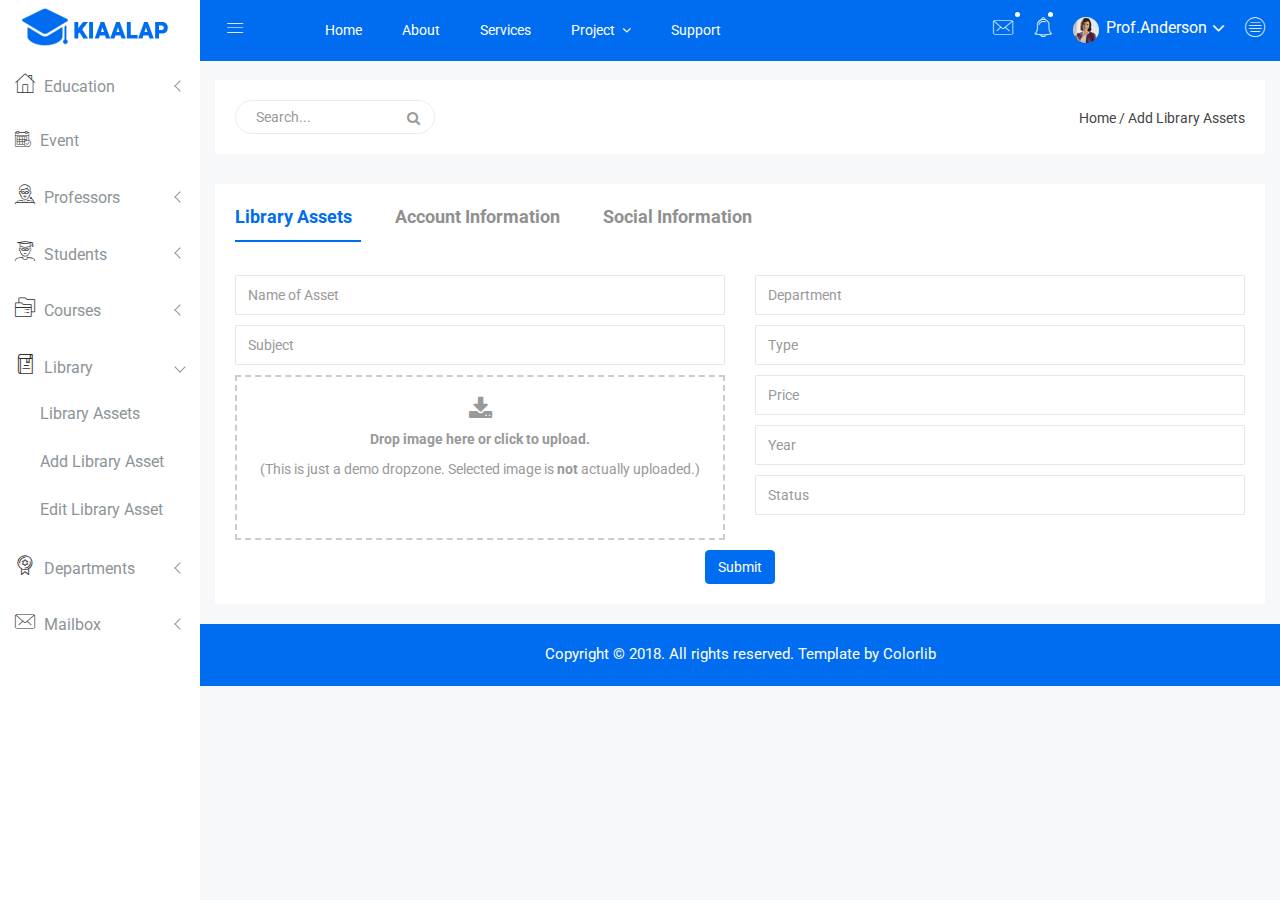
<file: EPlatform.WebUI/wwwroot/adminPanel/add-library-assets.html>
<!doctype html>
<html class="no-js" lang="en">

<head>
    <meta charset="utf-8">
    <meta http-equiv="x-ua-compatible" content="ie=edge">
    <title>Add Library Assets | Kiaalap - Kiaalap Admin Template</title>
    <meta name="description" content="">
    <meta name="viewport" content="width=device-width, initial-scale=1">
    <!-- favicon
		============================================ -->
    <link rel="shortcut icon" type="image/x-icon" href="img/favicon.ico">
    <!-- Google Fonts
		============================================ -->
    <link href="https://fonts.googleapis.com/css?family=Roboto:100,300,400,700,900" rel="stylesheet">
    <!-- Bootstrap CSS
		============================================ -->
    <link rel="stylesheet" href="css/bootstrap.min.css">
    <!-- Bootstrap CSS
		============================================ -->
    <link rel="stylesheet" href="css/font-awesome.min.css">
    <!-- owl.carousel CSS
		============================================ -->
    <link rel="stylesheet" href="css/owl.carousel.css">
    <link rel="stylesheet" href="css/owl.theme.css">
    <link rel="stylesheet" href="css/owl.transitions.css">
    <!-- animate CSS
		============================================ -->
    <link rel="stylesheet" href="css/animate.css">
    <!-- normalize CSS
		============================================ -->
    <link rel="stylesheet" href="css/normalize.css">
    <!-- meanmenu icon CSS
		============================================ -->
    <link rel="stylesheet" href="css/meanmenu.min.css">
    <!-- main CSS
		============================================ -->
    <link rel="stylesheet" href="css/main.css">
    <!-- educate icon CSS
		============================================ -->
    <link rel="stylesheet" href="css/educate-custon-icon.css">
    <!-- dropzone CSS
		============================================ -->
    <link rel="stylesheet" href="css/dropzone/dropzone.css">
    <!-- morrisjs CSS
		============================================ -->
    <link rel="stylesheet" href="css/morrisjs/morris.css">
    <!-- mCustomScrollbar CSS
		============================================ -->
    <link rel="stylesheet" href="css/scrollbar/jquery.mCustomScrollbar.min.css">
    <!-- metisMenu CSS
		============================================ -->
    <link rel="stylesheet" href="css/metisMenu/metisMenu.min.css">
    <link rel="stylesheet" href="css/metisMenu/metisMenu-vertical.css">
    <!-- calendar CSS
		============================================ -->
    <link rel="stylesheet" href="css/calendar/fullcalendar.min.css">
    <link rel="stylesheet" href="css/calendar/fullcalendar.print.min.css">
    <!-- forms CSS
		============================================ -->
    <link rel="stylesheet" href="css/form/all-type-forms.css">
    <!-- style CSS
		============================================ -->
    <link rel="stylesheet" href="style.css">
    <!-- responsive CSS
		============================================ -->
    <link rel="stylesheet" href="css/responsive.css">
    <!-- modernizr JS
		============================================ -->
    <script src="js/vendor/modernizr-2.8.3.min.js"></script>
</head>

<body>
    <!--[if lt IE 8]>
		<p class="browserupgrade">You are using an <strong>outdated</strong> browser. Please <a href="http://browsehappy.com/">upgrade your browser</a> to improve your experience.</p>
	<![endif]-->
    <!-- Start Left menu area -->
    <div class="left-sidebar-pro">
        <nav id="sidebar" class="">
            <div class="sidebar-header">
                <a href="index.html"><img class="main-logo" src="img/logo/logo.png" alt="" /></a>
                <strong><a href="index.html"><img src="img/logo/logosn.png" alt="" /></a></strong>
            </div>
            <div class="left-custom-menu-adp-wrap comment-scrollbar">
                <nav class="sidebar-nav left-sidebar-menu-pro">
                    <ul class="metismenu" id="menu1">
                        <li>
                            <a class="has-arrow" href="index.html">
								   <span class="educate-icon educate-home icon-wrap"></span>
								   <span class="mini-click-non">Education</span>
								</a>
                            <ul class="submenu-angle" aria-expanded="true">
                                <li><a title="Dashboard v.1" href="index.html"><span class="mini-sub-pro">Dashboard v.1</span></a></li>
                                <li><a title="Dashboard v.2" href="index-1.html"><span class="mini-sub-pro">Dashboard v.2</span></a></li>
                                <li><a title="Dashboard v.3" href="index-2.html"><span class="mini-sub-pro">Dashboard v.3</span></a></li>
                                <li><a title="Analytics" href="analytics.html"><span class="mini-sub-pro">Analytics</span></a></li>
                                <li><a title="Widgets" href="widgets.html"><span class="mini-sub-pro">Widgets</span></a></li>
                            </ul>
                        </li>
                        <li>
                            <a title="Landing Page" href="events.html" aria-expanded="false"><span class="educate-icon educate-event icon-wrap sub-icon-mg" aria-hidden="true"></span> <span class="mini-click-non">Event</span></a>
                        </li>
                        <li>
                            <a class="has-arrow" href="all-professors.html" aria-expanded="false"><span class="educate-icon educate-professor icon-wrap"></span> <span class="mini-click-non">Professors</span></a>
                            <ul class="submenu-angle" aria-expanded="false">
                                <li><a title="All Professors" href="all-professors.html"><span class="mini-sub-pro">All Professors</span></a></li>
                                <li><a title="Add Professor" href="add-professor.html"><span class="mini-sub-pro">Add Professor</span></a></li>
                                <li><a title="Edit Professor" href="edit-professor.html"><span class="mini-sub-pro">Edit Professor</span></a></li>
                                <li><a title="Professor Profile" href="professor-profile.html"><span class="mini-sub-pro">Professor Profile</span></a></li>
                            </ul>
                        </li>
                        <li>
                            <a class="has-arrow" href="all-students.html" aria-expanded="false"><span class="educate-icon educate-student icon-wrap"></span> <span class="mini-click-non">Students</span></a>
                            <ul class="submenu-angle" aria-expanded="false">
                                <li><a title="All Students" href="all-students.html"><span class="mini-sub-pro">All Students</span></a></li>
                                <li><a title="Add Students" href="add-student.html"><span class="mini-sub-pro">Add Student</span></a></li>
                                <li><a title="Edit Students" href="edit-student.html"><span class="mini-sub-pro">Edit Student</span></a></li>
                                <li><a title="Students Profile" href="student-profile.html"><span class="mini-sub-pro">Student Profile</span></a></li>
                            </ul>
                        </li>
                        <li>
                            <a class="has-arrow" href="all-courses.html" aria-expanded="false"><span class="educate-icon educate-course icon-wrap"></span> <span class="mini-click-non">Courses</span></a>
                            <ul class="submenu-angle" aria-expanded="false">
                                <li><a title="All Courses" href="all-courses.html"><span class="mini-sub-pro">All Courses</span></a></li>
                                <li><a title="Add Courses" href="add-course.html"><span class="mini-sub-pro">Add Course</span></a></li>
                                <li><a title="Edit Courses" href="edit-course.html"><span class="mini-sub-pro">Edit Course</span></a></li>
                                <li><a title="Courses Profile" href="course-info.html"><span class="mini-sub-pro">Courses Info</span></a></li>
                                <li><a title="course Payment" href="course-payment.html"><span class="mini-sub-pro">Courses Payment</span></a></li>
                            </ul>
                        </li>
                        <li class="active">
                            <a class="has-arrow" href="all-courses.html" aria-expanded="false"><span class="educate-icon educate-library icon-wrap"></span> <span class="mini-click-non">Library</span></a>
                            <ul class="submenu-angle" aria-expanded="false">
                                <li><a title="All Library" href="library-assets.html"><span class="mini-sub-pro">Library Assets</span></a></li>
                                <li><a title="Add Library" href="add-library-assets.html"><span class="mini-sub-pro">Add Library Asset</span></a></li>
                                <li><a title="Edit Library" href="edit-library-assets.html"><span class="mini-sub-pro">Edit Library Asset</span></a></li>
                            </ul>
                        </li>
                        <li>
                            <a class="has-arrow" href="all-courses.html" aria-expanded="false"><span class="educate-icon educate-department icon-wrap"></span> <span class="mini-click-non">Departments</span></a>
                            <ul class="submenu-angle" aria-expanded="false">
                                <li><a title="Departments List" href="departments.html"><span class="mini-sub-pro">Departments List</span></a></li>
                                <li><a title="Add Departments" href="add-department.html"><span class="mini-sub-pro">Add Departments</span></a></li>
                                <li><a title="Edit Departments" href="edit-department.html"><span class="mini-sub-pro">Edit Departments</span></a></li>
                            </ul>
                        </li>
                        <li>
                            <a class="has-arrow" href="mailbox.html" aria-expanded="false"><span class="educate-icon educate-message icon-wrap"></span> <span class="mini-click-non">Mailbox</span></a>
                            <ul class="submenu-angle" aria-expanded="false">
                                <li><a title="Inbox" href="mailbox.html"><span class="mini-sub-pro">Inbox</span></a></li>
                                <li><a title="View Mail" href="mailbox-view.html"><span class="mini-sub-pro">View Mail</span></a></li>
                                <li><a title="Compose Mail" href="mailbox-compose.html"><span class="mini-sub-pro">Compose Mail</span></a></li>
                            </ul>
                        </li>
                        <li>
                            <a class="has-arrow" href="mailbox.html" aria-expanded="false"><span class="educate-icon educate-interface icon-wrap"></span> <span class="mini-click-non">Interface</span></a>
                            <ul class="submenu-angle interface-mini-nb-dp" aria-expanded="false">
                                <li><a title="Google Map" href="google-map.html"><span class="mini-sub-pro">Google Map</span></a></li>
                                <li><a title="Data Maps" href="data-maps.html"><span class="mini-sub-pro">Data Maps</span></a></li>
                                <li><a title="Pdf Viewer" href="pdf-viewer.html"><span class="mini-sub-pro">Pdf Viewer</span></a></li>
                                <li><a title="X-Editable" href="x-editable.html"><span class="mini-sub-pro">X-Editable</span></a></li>
                                <li><a title="Code Editor" href="code-editor.html"><span class="mini-sub-pro">Code Editor</span></a></li>
                                <li><a title="Tree View" href="tree-view.html"><span class="mini-sub-pro">Tree View</span></a></li>
                                <li><a title="Preloader" href="preloader.html"><span class="mini-sub-pro">Preloader</span></a></li>
                                <li><a title="Images Cropper" href="images-cropper.html"><span class="mini-sub-pro">Images Cropper</span></a></li>
                            </ul>
                        </li>
                        <li>
                            <a class="has-arrow" href="mailbox.html" aria-expanded="false"><span class="educate-icon educate-charts icon-wrap"></span> <span class="mini-click-non">Charts</span></a>
                            <ul class="submenu-angle chart-mini-nb-dp" aria-expanded="false">
                                <li><a title="Bar Charts" href="bar-charts.html"><span class="mini-sub-pro">Bar Charts</span></a></li>
                                <li><a title="Line Charts" href="line-charts.html"><span class="mini-sub-pro">Line Charts</span></a></li>
                                <li><a title="Area Charts" href="area-charts.html"><span class="mini-sub-pro">Area Charts</span></a></li>
                                <li><a title="Rounded Charts" href="rounded-chart.html"><span class="mini-sub-pro">Rounded Charts</span></a></li>
                                <li><a title="C3 Charts" href="c3.html"><span class="mini-sub-pro">C3 Charts</span></a></li>
                                <li><a title="Sparkline Charts" href="sparkline.html"><span class="mini-sub-pro">Sparkline Charts</span></a></li>
                                <li><a title="Peity Charts" href="peity.html"><span class="mini-sub-pro">Peity Charts</span></a></li>
                            </ul>
                        </li>
                        <li>
                            <a class="has-arrow" href="mailbox.html" aria-expanded="false"><span class="educate-icon educate-data-table icon-wrap"></span> <span class="mini-click-non">Data Tables</span></a>
                            <ul class="submenu-angle" aria-expanded="false">
                                <li><a title="Peity Charts" href="static-table.html"><span class="mini-sub-pro">Static Table</span></a></li>
                                <li><a title="Data Table" href="data-table.html"><span class="mini-sub-pro">Data Table</span></a></li>
                            </ul>
                        </li>
                        <li>
                            <a class="has-arrow" href="mailbox.html" aria-expanded="false"><span class="educate-icon educate-form icon-wrap"></span> <span class="mini-click-non">Forms Elements</span></a>
                            <ul class="submenu-angle form-mini-nb-dp" aria-expanded="false">
                                <li><a title="Basic Form Elements" href="basic-form-element.html"><span class="mini-sub-pro">Bc Form Elements</span></a></li>
                                <li><a title="Advance Form Elements" href="advance-form-element.html"><span class="mini-sub-pro">Ad Form Elements</span></a></li>
                                <li><a title="Password Meter" href="password-meter.html"><span class="mini-sub-pro">Password Meter</span></a></li>
                                <li><a title="Multi Upload" href="multi-upload.html"><span class="mini-sub-pro">Multi Upload</span></a></li>
                                <li><a title="Text Editor" href="tinymc.html"><span class="mini-sub-pro">Text Editor</span></a></li>
                                <li><a title="Dual List Box" href="dual-list-box.html"><span class="mini-sub-pro">Dual List Box</span></a></li>
                            </ul>
                        </li>
                        <li>
                            <a class="has-arrow" href="mailbox.html" aria-expanded="false"><span class="educate-icon educate-apps icon-wrap"></span> <span class="mini-click-non">App views</span></a>
                            <ul class="submenu-angle app-mini-nb-dp" aria-expanded="false">
                                <li><a title="Notifications" href="notifications.html"><span class="mini-sub-pro">Notifications</span></a></li>
                                <li><a title="Alerts" href="alerts.html"><span class="mini-sub-pro">Alerts</span></a></li>
                                <li><a title="Modals" href="modals.html"><span class="mini-sub-pro">Modals</span></a></li>
                                <li><a title="Buttons" href="buttons.html"><span class="mini-sub-pro">Buttons</span></a></li>
                                <li><a title="Tabs" href="tabs.html"><span class="mini-sub-pro">Tabs</span></a></li>
                                <li><a title="Accordion" href="accordion.html"><span class="mini-sub-pro">Accordion</span></a></li>
                            </ul>
                        </li>
                        <li id="removable">
                            <a class="has-arrow" href="#" aria-expanded="false"><span class="educate-icon educate-pages icon-wrap"></span> <span class="mini-click-non">Pages</span></a>
                            <ul class="submenu-angle page-mini-nb-dp" aria-expanded="false">
                                <li><a title="Login" href="login.html"><span class="mini-sub-pro">Login</span></a></li>
                                <li><a title="Register" href="register.html"><span class="mini-sub-pro">Register</span></a></li>
                                <li><a title="Lock" href="lock.html"><span class="mini-sub-pro">Lock</span></a></li>
                                <li><a title="Password Recovery" href="password-recovery.html"><span class="mini-sub-pro">Password Recovery</span></a></li>
                                <li><a title="404 Page" href="404.html"><span class="mini-sub-pro">404 Page</span></a></li>
                                <li><a title="500 Page" href="500.html"><span class="mini-sub-pro">500 Page</span></a></li>
                            </ul>
                        </li>
                    </ul>
                </nav>
            </div>
        </nav>
    </div>
    <!-- End Left menu area -->
    <!-- Start Welcome area -->
    <div class="all-content-wrapper">
        <div class="container-fluid">
            <div class="row">
                <div class="col-lg-12 col-md-12 col-sm-12 col-xs-12">
                    <div class="logo-pro">
                        <a href="index.html"><img class="main-logo" src="img/logo/logo.png" alt="" /></a>
                    </div>
                </div>
            </div>
        </div>
        <div class="header-advance-area">
            <div class="header-top-area">
                <div class="container-fluid">
                    <div class="row">
                        <div class="col-lg-12 col-md-12 col-sm-12 col-xs-12">
                            <div class="header-top-wraper">
                                <div class="row">
                                    <div class="col-lg-1 col-md-0 col-sm-1 col-xs-12">
                                        <div class="menu-switcher-pro">
                                            <button type="button" id="sidebarCollapse" class="btn bar-button-pro header-drl-controller-btn btn-info navbar-btn">
													<i class="educate-icon educate-nav"></i>
												</button>
                                        </div>
                                    </div>
                                    <div class="col-lg-6 col-md-7 col-sm-6 col-xs-12">
                                        <div class="header-top-menu tabl-d-n">
                                            <ul class="nav navbar-nav mai-top-nav">
                                                <li class="nav-item"><a href="#" class="nav-link">Home</a>
                                                </li>
                                                <li class="nav-item"><a href="#" class="nav-link">About</a>
                                                </li>
                                                <li class="nav-item"><a href="#" class="nav-link">Services</a>
                                                </li>
                                                <li class="nav-item dropdown res-dis-nn">
                                                    <a href="#" data-toggle="dropdown" role="button" aria-expanded="false" class="nav-link dropdown-toggle">Project <span class="angle-down-topmenu"><i class="fa fa-angle-down"></i></span></a>
                                                    <div role="menu" class="dropdown-menu animated zoomIn">
                                                        <a href="#" class="dropdown-item">Documentation</a>
                                                        <a href="#" class="dropdown-item">Expert Backend</a>
                                                        <a href="#" class="dropdown-item">Expert FrontEnd</a>
                                                        <a href="#" class="dropdown-item">Contact Support</a>
                                                    </div>
                                                </li>
                                                <li class="nav-item"><a href="#" class="nav-link">Support</a>
                                                </li>
                                            </ul>
                                        </div>
                                    </div>
                                    <div class="col-lg-5 col-md-5 col-sm-12 col-xs-12">
                                        <div class="header-right-info">
                                            <ul class="nav navbar-nav mai-top-nav header-right-menu">
                                                <li class="nav-item dropdown">
                                                    <a href="#" data-toggle="dropdown" role="button" aria-expanded="false" class="nav-link dropdown-toggle"><i class="educate-icon educate-message edu-chat-pro" aria-hidden="true"></i><span class="indicator-ms"></span></a>
                                                    <div role="menu" class="author-message-top dropdown-menu animated zoomIn">
                                                        <div class="message-single-top">
                                                            <h1>Message</h1>
                                                        </div>
                                                        <ul class="message-menu">
                                                            <li>
                                                                <a href="#">
                                                                    <div class="message-img">
                                                                        <img src="img/contact/1.jpg" alt="">
                                                                    </div>
                                                                    <div class="message-content">
                                                                        <span class="message-date">16 Sept</span>
                                                                        <h2>Advanda Cro</h2>
                                                                        <p>Please done this project as soon possible.</p>
                                                                    </div>
                                                                </a>
                                                            </li>
                                                            <li>
                                                                <a href="#">
                                                                    <div class="message-img">
                                                                        <img src="img/contact/4.jpg" alt="">
                                                                    </div>
                                                                    <div class="message-content">
                                                                        <span class="message-date">16 Sept</span>
                                                                        <h2>Sulaiman din</h2>
                                                                        <p>Please done this project as soon possible.</p>
                                                                    </div>
                                                                </a>
                                                            </li>
                                                            <li>
                                                                <a href="#">
                                                                    <div class="message-img">
                                                                        <img src="img/contact/3.jpg" alt="">
                                                                    </div>
                                                                    <div class="message-content">
                                                                        <span class="message-date">16 Sept</span>
                                                                        <h2>Victor Jara</h2>
                                                                        <p>Please done this project as soon possible.</p>
                                                                    </div>
                                                                </a>
                                                            </li>
                                                            <li>
                                                                <a href="#">
                                                                    <div class="message-img">
                                                                        <img src="img/contact/2.jpg" alt="">
                                                                    </div>
                                                                    <div class="message-content">
                                                                        <span class="message-date">16 Sept</span>
                                                                        <h2>Victor Jara</h2>
                                                                        <p>Please done this project as soon possible.</p>
                                                                    </div>
                                                                </a>
                                                            </li>
                                                        </ul>
                                                        <div class="message-view">
                                                            <a href="#">View All Messages</a>
                                                        </div>
                                                    </div>
                                                </li>
                                                <li class="nav-item"><a href="#" data-toggle="dropdown" role="button" aria-expanded="false" class="nav-link dropdown-toggle"><i class="educate-icon educate-bell" aria-hidden="true"></i><span class="indicator-nt"></span></a>
                                                    <div role="menu" class="notification-author dropdown-menu animated zoomIn">
                                                        <div class="notification-single-top">
                                                            <h1>Notifications</h1>
                                                        </div>
                                                        <ul class="notification-menu">
                                                            <li>
                                                                <a href="#">
                                                                    <div class="notification-icon">
                                                                        <i class="educate-icon educate-checked edu-checked-pro admin-check-pro" aria-hidden="true"></i>
                                                                    </div>
                                                                    <div class="notification-content">
                                                                        <span class="notification-date">16 Sept</span>
                                                                        <h2>Advanda Cro</h2>
                                                                        <p>Please done this project as soon possible.</p>
                                                                    </div>
                                                                </a>
                                                            </li>
                                                            <li>
                                                                <a href="#">
                                                                    <div class="notification-icon">
                                                                        <i class="fa fa-cloud edu-cloud-computing-down" aria-hidden="true"></i>
                                                                    </div>
                                                                    <div class="notification-content">
                                                                        <span class="notification-date">16 Sept</span>
                                                                        <h2>Sulaiman din</h2>
                                                                        <p>Please done this project as soon possible.</p>
                                                                    </div>
                                                                </a>
                                                            </li>
                                                            <li>
                                                                <a href="#">
                                                                    <div class="notification-icon">
                                                                        <i class="fa fa-eraser edu-shield" aria-hidden="true"></i>
                                                                    </div>
                                                                    <div class="notification-content">
                                                                        <span class="notification-date">16 Sept</span>
                                                                        <h2>Victor Jara</h2>
                                                                        <p>Please done this project as soon possible.</p>
                                                                    </div>
                                                                </a>
                                                            </li>
                                                            <li>
                                                                <a href="#">
                                                                    <div class="notification-icon">
                                                                        <i class="fa fa-line-chart edu-analytics-arrow" aria-hidden="true"></i>
                                                                    </div>
                                                                    <div class="notification-content">
                                                                        <span class="notification-date">16 Sept</span>
                                                                        <h2>Victor Jara</h2>
                                                                        <p>Please done this project as soon possible.</p>
                                                                    </div>
                                                                </a>
                                                            </li>
                                                        </ul>
                                                        <div class="notification-view">
                                                            <a href="#">View All Notification</a>
                                                        </div>
                                                    </div>
                                                </li>
                                                <li class="nav-item">
                                                    <a href="#" data-toggle="dropdown" role="button" aria-expanded="false" class="nav-link dropdown-toggle">
															<img src="img/product/pro4.jpg" alt="" />
															<span class="admin-name">Prof.Anderson</span>
															<i class="fa fa-angle-down edu-icon edu-down-arrow"></i>
														</a>
                                                    <ul role="menu" class="dropdown-header-top author-log dropdown-menu animated zoomIn">
                                                        <li><a href="#"><span class="edu-icon edu-home-admin author-log-ic"></span>My Account</a>
                                                        </li>
                                                        <li><a href="#"><span class="edu-icon edu-user-rounded author-log-ic"></span>My Profile</a>
                                                        </li>
                                                        <li><a href="#"><span class="edu-icon edu-money author-log-ic"></span>User Billing</a>
                                                        </li>
                                                        <li><a href="#"><span class="edu-icon edu-settings author-log-ic"></span>Settings</a>
                                                        </li>
                                                        <li><a href="#"><span class="edu-icon edu-locked author-log-ic"></span>Log Out</a>
                                                        </li>
                                                    </ul>
                                                </li>
                                                <li class="nav-item nav-setting-open"><a href="#" data-toggle="dropdown" role="button" aria-expanded="false" class="nav-link dropdown-toggle"><i class="educate-icon educate-menu"></i></a>

                                                    <div role="menu" class="admintab-wrap menu-setting-wrap menu-setting-wrap-bg dropdown-menu animated zoomIn">
                                                        <ul class="nav nav-tabs custon-set-tab">
                                                            <li class="active"><a data-toggle="tab" href="#Notes">Notes</a>
                                                            </li>
                                                            <li><a data-toggle="tab" href="#Projects">Projects</a>
                                                            </li>
                                                            <li><a data-toggle="tab" href="#Settings">Settings</a>
                                                            </li>
                                                        </ul>

                                                        <div class="tab-content custom-bdr-nt">
                                                            <div id="Notes" class="tab-pane fade in active">
                                                                <div class="notes-area-wrap">
                                                                    <div class="note-heading-indicate">
                                                                        <h2><i class="fa fa-comments-o"></i> Latest Notes</h2>
                                                                        <p>You have 10 new message.</p>
                                                                    </div>
                                                                    <div class="notes-list-area notes-menu-scrollbar">
                                                                        <ul class="notes-menu-list">
                                                                            <li>
                                                                                <a href="#">
                                                                                    <div class="notes-list-flow">
                                                                                        <div class="notes-img">
                                                                                            <img src="img/contact/4.jpg" alt="" />
                                                                                        </div>
                                                                                        <div class="notes-content">
                                                                                            <p> The point of using Lorem Ipsum is that it has a more-or-less normal.</p>
                                                                                            <span>Yesterday 2:45 pm</span>
                                                                                        </div>
                                                                                    </div>
                                                                                </a>
                                                                            </li>
                                                                            <li>
                                                                                <a href="#">
                                                                                    <div class="notes-list-flow">
                                                                                        <div class="notes-img">
                                                                                            <img src="img/contact/1.jpg" alt="" />
                                                                                        </div>
                                                                                        <div class="notes-content">
                                                                                            <p> The point of using Lorem Ipsum is that it has a more-or-less normal.</p>
                                                                                            <span>Yesterday 2:45 pm</span>
                                                                                        </div>
                                                                                    </div>
                                                                                </a>
                                                                            </li>
                                                                            <li>
                                                                                <a href="#">
                                                                                    <div class="notes-list-flow">
                                                                                        <div class="notes-img">
                                                                                            <img src="img/contact/2.jpg" alt="" />
                                                                                        </div>
                                                                                        <div class="notes-content">
                                                                                            <p> The point of using Lorem Ipsum is that it has a more-or-less normal.</p>
                                                                                            <span>Yesterday 2:45 pm</span>
                                                                                        </div>
                                                                                    </div>
                                                                                </a>
                                                                            </li>
                                                                            <li>
                                                                                <a href="#">
                                                                                    <div class="notes-list-flow">
                                                                                        <div class="notes-img">
                                                                                            <img src="img/contact/3.jpg" alt="" />
                                                                                        </div>
                                                                                        <div class="notes-content">
                                                                                            <p> The point of using Lorem Ipsum is that it has a more-or-less normal.</p>
                                                                                            <span>Yesterday 2:45 pm</span>
                                                                                        </div>
                                                                                    </div>
                                                                                </a>
                                                                            </li>
                                                                            <li>
                                                                                <a href="#">
                                                                                    <div class="notes-list-flow">
                                                                                        <div class="notes-img">
                                                                                            <img src="img/contact/4.jpg" alt="" />
                                                                                        </div>
                                                                                        <div class="notes-content">
                                                                                            <p> The point of using Lorem Ipsum is that it has a more-or-less normal.</p>
                                                                                            <span>Yesterday 2:45 pm</span>
                                                                                        </div>
                                                                                    </div>
                                                                                </a>
                                                                            </li>
                                                                            <li>
                                                                                <a href="#">
                                                                                    <div class="notes-list-flow">
                                                                                        <div class="notes-img">
                                                                                            <img src="img/contact/1.jpg" alt="" />
                                                                                        </div>
                                                                                        <div class="notes-content">
                                                                                            <p> The point of using Lorem Ipsum is that it has a more-or-less normal.</p>
                                                                                            <span>Yesterday 2:45 pm</span>
                                                                                        </div>
                                                                                    </div>
                                                                                </a>
                                                                            </li>
                                                                            <li>
                                                                                <a href="#">
                                                                                    <div class="notes-list-flow">
                                                                                        <div class="notes-img">
                                                                                            <img src="img/contact/2.jpg" alt="" />
                                                                                        </div>
                                                                                        <div class="notes-content">
                                                                                            <p> The point of using Lorem Ipsum is that it has a more-or-less normal.</p>
                                                                                            <span>Yesterday 2:45 pm</span>
                                                                                        </div>
                                                                                    </div>
                                                                                </a>
                                                                            </li>
                                                                            <li>
                                                                                <a href="#">
                                                                                    <div class="notes-list-flow">
                                                                                        <div class="notes-img">
                                                                                            <img src="img/contact/1.jpg" alt="" />
                                                                                        </div>
                                                                                        <div class="notes-content">
                                                                                            <p> The point of using Lorem Ipsum is that it has a more-or-less normal.</p>
                                                                                            <span>Yesterday 2:45 pm</span>
                                                                                        </div>
                                                                                    </div>
                                                                                </a>
                                                                            </li>
                                                                            <li>
                                                                                <a href="#">
                                                                                    <div class="notes-list-flow">
                                                                                        <div class="notes-img">
                                                                                            <img src="img/contact/2.jpg" alt="" />
                                                                                        </div>
                                                                                        <div class="notes-content">
                                                                                            <p> The point of using Lorem Ipsum is that it has a more-or-less normal.</p>
                                                                                            <span>Yesterday 2:45 pm</span>
                                                                                        </div>
                                                                                    </div>
                                                                                </a>
                                                                            </li>
                                                                            <li>
                                                                                <a href="#">
                                                                                    <div class="notes-list-flow">
                                                                                        <div class="notes-img">
                                                                                            <img src="img/contact/3.jpg" alt="" />
                                                                                        </div>
                                                                                        <div class="notes-content">
                                                                                            <p> The point of using Lorem Ipsum is that it has a more-or-less normal.</p>
                                                                                            <span>Yesterday 2:45 pm</span>
                                                                                        </div>
                                                                                    </div>
                                                                                </a>
                                                                            </li>
                                                                        </ul>
                                                                    </div>
                                                                </div>
                                                            </div>
                                                            <div id="Projects" class="tab-pane fade">
                                                                <div class="projects-settings-wrap">
                                                                    <div class="note-heading-indicate">
                                                                        <h2><i class="fa fa-cube"></i> Latest projects</h2>
                                                                        <p> You have 20 projects. 5 not completed.</p>
                                                                    </div>
                                                                    <div class="project-st-list-area project-st-menu-scrollbar">
                                                                        <ul class="projects-st-menu-list">
                                                                            <li>
                                                                                <a href="#">
                                                                                    <div class="project-list-flow">
                                                                                        <div class="projects-st-heading">
                                                                                            <h2>Web Development</h2>
                                                                                            <p> The point of using Lorem Ipsum is that it has a more or less normal.</p>
                                                                                            <span class="project-st-time">1 hours ago</span>
                                                                                        </div>
                                                                                        <div class="projects-st-content">
                                                                                            <p>Completion with: 28%</p>
                                                                                            <div class="progress progress-mini">
                                                                                                <div style="width: 28%;" class="progress-bar progress-bar-danger hd-tp-1"></div>
                                                                                            </div>
                                                                                            <p>Project end: 4:00 pm - 12.06.2014</p>
                                                                                        </div>
                                                                                    </div>
                                                                                </a>
                                                                            </li>
                                                                            <li>
                                                                                <a href="#">
                                                                                    <div class="project-list-flow">
                                                                                        <div class="projects-st-heading">
                                                                                            <h2>Software Development</h2>
                                                                                            <p> The point of using Lorem Ipsum is that it has a more or less normal.</p>
                                                                                            <span class="project-st-time">2 hours ago</span>
                                                                                        </div>
                                                                                        <div class="projects-st-content project-rating-cl">
                                                                                            <p>Completion with: 68%</p>
                                                                                            <div class="progress progress-mini">
                                                                                                <div style="width: 68%;" class="progress-bar hd-tp-2"></div>
                                                                                            </div>
                                                                                            <p>Project end: 4:00 pm - 12.06.2014</p>
                                                                                        </div>
                                                                                    </div>
                                                                                </a>
                                                                            </li>
                                                                            <li>
                                                                                <a href="#">
                                                                                    <div class="project-list-flow">
                                                                                        <div class="projects-st-heading">
                                                                                            <h2>Graphic Design</h2>
                                                                                            <p> The point of using Lorem Ipsum is that it has a more or less normal.</p>
                                                                                            <span class="project-st-time">3 hours ago</span>
                                                                                        </div>
                                                                                        <div class="projects-st-content">
                                                                                            <p>Completion with: 78%</p>
                                                                                            <div class="progress progress-mini">
                                                                                                <div style="width: 78%;" class="progress-bar hd-tp-3"></div>
                                                                                            </div>
                                                                                            <p>Project end: 4:00 pm - 12.06.2014</p>
                                                                                        </div>
                                                                                    </div>
                                                                                </a>
                                                                            </li>
                                                                            <li>
                                                                                <a href="#">
                                                                                    <div class="project-list-flow">
                                                                                        <div class="projects-st-heading">
                                                                                            <h2>Web Design</h2>
                                                                                            <p> The point of using Lorem Ipsum is that it has a more or less normal.</p>
                                                                                            <span class="project-st-time">4 hours ago</span>
                                                                                        </div>
                                                                                        <div class="projects-st-content project-rating-cl2">
                                                                                            <p>Completion with: 38%</p>
                                                                                            <div class="progress progress-mini">
                                                                                                <div style="width: 38%;" class="progress-bar progress-bar-danger hd-tp-4"></div>
                                                                                            </div>
                                                                                            <p>Project end: 4:00 pm - 12.06.2014</p>
                                                                                        </div>
                                                                                    </div>
                                                                                </a>
                                                                            </li>
                                                                            <li>
                                                                                <a href="#">
                                                                                    <div class="project-list-flow">
                                                                                        <div class="projects-st-heading">
                                                                                            <h2>Business Card</h2>
                                                                                            <p> The point of using Lorem Ipsum is that it has a more or less normal.</p>
                                                                                            <span class="project-st-time">5 hours ago</span>
                                                                                        </div>
                                                                                        <div class="projects-st-content">
                                                                                            <p>Completion with: 28%</p>
                                                                                            <div class="progress progress-mini">
                                                                                                <div style="width: 28%;" class="progress-bar progress-bar-danger hd-tp-5"></div>
                                                                                            </div>
                                                                                            <p>Project end: 4:00 pm - 12.06.2014</p>
                                                                                        </div>
                                                                                    </div>
                                                                                </a>
                                                                            </li>
                                                                            <li>
                                                                                <a href="#">
                                                                                    <div class="project-list-flow">
                                                                                        <div class="projects-st-heading">
                                                                                            <h2>Ecommerce Business</h2>
                                                                                            <p> The point of using Lorem Ipsum is that it has a more or less normal.</p>
                                                                                            <span class="project-st-time">6 hours ago</span>
                                                                                        </div>
                                                                                        <div class="projects-st-content project-rating-cl">
                                                                                            <p>Completion with: 68%</p>
                                                                                            <div class="progress progress-mini">
                                                                                                <div style="width: 68%;" class="progress-bar hd-tp-6"></div>
                                                                                            </div>
                                                                                            <p>Project end: 4:00 pm - 12.06.2014</p>
                                                                                        </div>
                                                                                    </div>
                                                                                </a>
                                                                            </li>
                                                                            <li>
                                                                                <a href="#">
                                                                                    <div class="project-list-flow">
                                                                                        <div class="projects-st-heading">
                                                                                            <h2>Woocommerce Plugin</h2>
                                                                                            <p> The point of using Lorem Ipsum is that it has a more or less normal.</p>
                                                                                            <span class="project-st-time">7 hours ago</span>
                                                                                        </div>
                                                                                        <div class="projects-st-content">
                                                                                            <p>Completion with: 78%</p>
                                                                                            <div class="progress progress-mini">
                                                                                                <div style="width: 78%;" class="progress-bar"></div>
                                                                                            </div>
                                                                                            <p>Project end: 4:00 pm - 12.06.2014</p>
                                                                                        </div>
                                                                                    </div>
                                                                                </a>
                                                                            </li>
                                                                            <li>
                                                                                <a href="#">
                                                                                    <div class="project-list-flow">
                                                                                        <div class="projects-st-heading">
                                                                                            <h2>Wordpress Theme</h2>
                                                                                            <p> The point of using Lorem Ipsum is that it has a more or less normal.</p>
                                                                                            <span class="project-st-time">9 hours ago</span>
                                                                                        </div>
                                                                                        <div class="projects-st-content project-rating-cl2">
                                                                                            <p>Completion with: 38%</p>
                                                                                            <div class="progress progress-mini">
                                                                                                <div style="width: 38%;" class="progress-bar progress-bar-danger"></div>
                                                                                            </div>
                                                                                            <p>Project end: 4:00 pm - 12.06.2014</p>
                                                                                        </div>
                                                                                    </div>
                                                                                </a>
                                                                            </li>
                                                                        </ul>
                                                                    </div>
                                                                </div>
                                                            </div>
                                                            <div id="Settings" class="tab-pane fade">
                                                                <div class="setting-panel-area">
                                                                    <div class="note-heading-indicate">
                                                                        <h2><i class="fa fa-gears"></i> Settings Panel</h2>
                                                                        <p> You have 20 Settings. 5 not completed.</p>
                                                                    </div>
                                                                    <ul class="setting-panel-list">
                                                                        <li>
                                                                            <div class="checkbox-setting-pro">
                                                                                <div class="checkbox-title-pro">
                                                                                    <h2>Show notifications</h2>
                                                                                    <div class="ts-custom-check">
                                                                                        <div class="onoffswitch">
                                                                                            <input type="checkbox" name="collapsemenu" class="onoffswitch-checkbox" id="example">
                                                                                            <label class="onoffswitch-label" for="example">
																									<span class="onoffswitch-inner"></span>
																									<span class="onoffswitch-switch"></span>
																								</label>
                                                                                        </div>
                                                                                    </div>
                                                                                </div>
                                                                            </div>
                                                                        </li>
                                                                        <li>
                                                                            <div class="checkbox-setting-pro">
                                                                                <div class="checkbox-title-pro">
                                                                                    <h2>Disable Chat</h2>
                                                                                    <div class="ts-custom-check">
                                                                                        <div class="onoffswitch">
                                                                                            <input type="checkbox" name="collapsemenu" class="onoffswitch-checkbox" id="example3">
                                                                                            <label class="onoffswitch-label" for="example3">
																									<span class="onoffswitch-inner"></span>
																									<span class="onoffswitch-switch"></span>
																								</label>
                                                                                        </div>
                                                                                    </div>
                                                                                </div>
                                                                            </div>
                                                                        </li>
                                                                        <li>
                                                                            <div class="checkbox-setting-pro">
                                                                                <div class="checkbox-title-pro">
                                                                                    <h2>Enable history</h2>
                                                                                    <div class="ts-custom-check">
                                                                                        <div class="onoffswitch">
                                                                                            <input type="checkbox" name="collapsemenu" class="onoffswitch-checkbox" id="example4">
                                                                                            <label class="onoffswitch-label" for="example4">
																									<span class="onoffswitch-inner"></span>
																									<span class="onoffswitch-switch"></span>
																								</label>
                                                                                        </div>
                                                                                    </div>
                                                                                </div>
                                                                            </div>
                                                                        </li>
                                                                        <li>
                                                                            <div class="checkbox-setting-pro">
                                                                                <div class="checkbox-title-pro">
                                                                                    <h2>Show charts</h2>
                                                                                    <div class="ts-custom-check">
                                                                                        <div class="onoffswitch">
                                                                                            <input type="checkbox" name="collapsemenu" class="onoffswitch-checkbox" id="example7">
                                                                                            <label class="onoffswitch-label" for="example7">
																									<span class="onoffswitch-inner"></span>
																									<span class="onoffswitch-switch"></span>
																								</label>
                                                                                        </div>
                                                                                    </div>
                                                                                </div>
                                                                            </div>
                                                                        </li>
                                                                        <li>
                                                                            <div class="checkbox-setting-pro">
                                                                                <div class="checkbox-title-pro">
                                                                                    <h2>Update everyday</h2>
                                                                                    <div class="ts-custom-check">
                                                                                        <div class="onoffswitch">
                                                                                            <input type="checkbox" name="collapsemenu" checked="" class="onoffswitch-checkbox" id="example2">
                                                                                            <label class="onoffswitch-label" for="example2">
																									<span class="onoffswitch-inner"></span>
																									<span class="onoffswitch-switch"></span>
																								</label>
                                                                                        </div>
                                                                                    </div>
                                                                                </div>
                                                                            </div>
                                                                        </li>
                                                                        <li>
                                                                            <div class="checkbox-setting-pro">
                                                                                <div class="checkbox-title-pro">
                                                                                    <h2>Global search</h2>
                                                                                    <div class="ts-custom-check">
                                                                                        <div class="onoffswitch">
                                                                                            <input type="checkbox" name="collapsemenu" checked="" class="onoffswitch-checkbox" id="example6">
                                                                                            <label class="onoffswitch-label" for="example6">
																									<span class="onoffswitch-inner"></span>
																									<span class="onoffswitch-switch"></span>
																								</label>
                                                                                        </div>
                                                                                    </div>
                                                                                </div>
                                                                            </div>
                                                                        </li>
                                                                        <li>
                                                                            <div class="checkbox-setting-pro">
                                                                                <div class="checkbox-title-pro">
                                                                                    <h2>Offline users</h2>
                                                                                    <div class="ts-custom-check">
                                                                                        <div class="onoffswitch">
                                                                                            <input type="checkbox" name="collapsemenu" checked="" class="onoffswitch-checkbox" id="example5">
                                                                                            <label class="onoffswitch-label" for="example5">
																									<span class="onoffswitch-inner"></span>
																									<span class="onoffswitch-switch"></span>
																								</label>
                                                                                        </div>
                                                                                    </div>
                                                                                </div>
                                                                            </div>
                                                                        </li>
                                                                    </ul>

                                                                </div>
                                                            </div>
                                                        </div>
                                                    </div>
                                                </li>
                                            </ul>
                                        </div>
                                    </div>
                                </div>
                            </div>
                        </div>
                    </div>
                </div>
            </div>
            <!-- Mobile Menu start -->
            <div class="mobile-menu-area">
                <div class="container">
                    <div class="row">
                        <div class="col-lg-12 col-md-12 col-sm-12 col-xs-12">
                            <div class="mobile-menu">
                                <nav id="dropdown">
                                    <ul class="mobile-menu-nav">
                                        <li><a data-toggle="collapse" data-target="#Charts" href="#">Home <span class="admin-project-icon edu-icon edu-down-arrow"></span></a>
                                            <ul class="collapse dropdown-header-top">
                                                <li><a href="index.html">Dashboard v.1</a></li>
                                                <li><a href="index-1.html">Dashboard v.2</a></li>
                                                <li><a href="index-3.html">Dashboard v.3</a></li>
                                                <li><a href="analytics.html">Analytics</a></li>
                                                <li><a href="widgets.html">Widgets</a></li>
                                            </ul>
                                        </li>
                                        <li><a href="events.html">Event</a></li>
                                        <li><a data-toggle="collapse" data-target="#demoevent" href="#">Professors <span class="admin-project-icon edu-icon edu-down-arrow"></span></a>
                                            <ul id="demoevent" class="collapse dropdown-header-top">
                                                <li><a href="all-professors.html">All Professors</a>
                                                </li>
                                                <li><a href="add-professor.html">Add Professor</a>
                                                </li>
                                                <li><a href="edit-professor.html">Edit Professor</a>
                                                </li>
                                                <li><a href="professor-profile.html">Professor Profile</a>
                                                </li>
                                            </ul>
                                        </li>
                                        <li><a data-toggle="collapse" data-target="#demopro" href="#">Students <span class="admin-project-icon edu-icon edu-down-arrow"></span></a>
                                            <ul id="demopro" class="collapse dropdown-header-top">
                                                <li><a href="all-students.html">All Students</a>
                                                </li>
                                                <li><a href="add-student.html">Add Student</a>
                                                </li>
                                                <li><a href="edit-student.html">Edit Student</a>
                                                </li>
                                                <li><a href="student-profile.html">Student Profile</a>
                                                </li>
                                            </ul>
                                        </li>
                                        <li><a data-toggle="collapse" data-target="#democrou" href="#">Courses <span class="admin-project-icon edu-icon edu-down-arrow"></span></a>
                                            <ul id="democrou" class="collapse dropdown-header-top">
                                                <li><a href="all-courses.html">All Courses</a>
                                                </li>
                                                <li><a href="add-course.html">Add Course</a>
                                                </li>
                                                <li><a href="edit-course.html">Edit Course</a>
                                                </li>
                                                <li><a href="course-profile.html">Courses Info</a>
                                                </li>
                                                <li><a href="course-payment.html">Courses Payment</a>
                                                </li>
                                            </ul>
                                        </li>
                                        <li><a data-toggle="collapse" data-target="#demolibra" href="#">Library <span class="admin-project-icon edu-icon edu-down-arrow"></span></a>
                                            <ul id="demolibra" class="collapse dropdown-header-top">
                                                <li><a href="library-assets.html">Library Assets</a>
                                                </li>
                                                <li><a href="add-library-assets.html">Add Library Asset</a>
                                                </li>
                                                <li><a href="edit-library-assets.html">Edit Library Asset</a>
                                                </li>
                                            </ul>
                                        </li>
                                        <li><a data-toggle="collapse" data-target="#demodepart" href="#">Departments <span class="admin-project-icon edu-icon edu-down-arrow"></span></a>
                                            <ul id="demodepart" class="collapse dropdown-header-top">
                                                <li><a href="departments.html">Departments List</a>
                                                </li>
                                                <li><a href="add-department.html">Add Departments</a>
                                                </li>
                                                <li><a href="edit-department.html">Edit Departments</a>
                                                </li>
                                            </ul>
                                        </li>
                                        <li><a data-toggle="collapse" data-target="#demomi" href="#">Mailbox <span class="admin-project-icon edu-icon edu-down-arrow"></span></a>
                                            <ul id="demomi" class="collapse dropdown-header-top">
                                                <li><a href="mailbox.html">Inbox</a>
                                                </li>
                                                <li><a href="mailbox-view.html">View Mail</a>
                                                </li>
                                                <li><a href="mailbox-compose.html">Compose Mail</a>
                                                </li>
                                            </ul>
                                        </li>
                                        <li><a data-toggle="collapse" data-target="#Miscellaneousmob" href="#">Interface <span class="admin-project-icon edu-icon edu-down-arrow"></span></a>
                                            <ul id="Miscellaneousmob" class="collapse dropdown-header-top">
                                                <li><a href="google-map.html">Google Map</a>
                                                </li>
                                                <li><a href="data-maps.html">Data Maps</a>
                                                </li>
                                                <li><a href="pdf-viewer.html">Pdf Viewer</a>
                                                </li>
                                                <li><a href="x-editable.html">X-Editable</a>
                                                </li>
                                                <li><a href="code-editor.html">Code Editor</a>
                                                </li>
                                                <li><a href="tree-view.html">Tree View</a>
                                                </li>
                                                <li><a href="preloader.html">Preloader</a>
                                                </li>
                                                <li><a href="images-cropper.html">Images Cropper</a>
                                                </li>
                                            </ul>
                                        </li>
                                        <li><a data-toggle="collapse" data-target="#Chartsmob" href="#">Charts <span class="admin-project-icon edu-icon edu-down-arrow"></span></a>
                                            <ul id="Chartsmob" class="collapse dropdown-header-top">
                                                <li><a href="bar-charts.html">Bar Charts</a>
                                                </li>
                                                <li><a href="line-charts.html">Line Charts</a>
                                                </li>
                                                <li><a href="area-charts.html">Area Charts</a>
                                                </li>
                                                <li><a href="rounded-chart.html">Rounded Charts</a>
                                                </li>
                                                <li><a href="c3.html">C3 Charts</a>
                                                </li>
                                                <li><a href="sparkline.html">Sparkline Charts</a>
                                                </li>
                                                <li><a href="peity.html">Peity Charts</a>
                                                </li>
                                            </ul>
                                        </li>
                                        <li><a data-toggle="collapse" data-target="#Tablesmob" href="#">Tables <span class="admin-project-icon edu-icon edu-down-arrow"></span></a>
                                            <ul id="Tablesmob" class="collapse dropdown-header-top">
                                                <li><a href="static-table.html">Static Table</a>
                                                </li>
                                                <li><a href="data-table.html">Data Table</a>
                                                </li>
                                            </ul>
                                        </li>
                                        <li><a data-toggle="collapse" data-target="#formsmob" href="#">Forms <span class="admin-project-icon edu-icon edu-down-arrow"></span></a>
                                            <ul id="formsmob" class="collapse dropdown-header-top">
                                                <li><a href="basic-form-element.html">Basic Form Elements</a>
                                                </li>
                                                <li><a href="advance-form-element.html">Advanced Form Elements</a>
                                                </li>
                                                <li><a href="password-meter.html">Password Meter</a>
                                                </li>
                                                <li><a href="multi-upload.html">Multi Upload</a>
                                                </li>
                                                <li><a href="tinymc.html">Text Editor</a>
                                                </li>
                                                <li><a href="dual-list-box.html">Dual List Box</a>
                                                </li>
                                            </ul>
                                        </li>
                                        <li><a data-toggle="collapse" data-target="#Appviewsmob" href="#">App views <span class="admin-project-icon edu-icon edu-down-arrow"></span></a>
                                            <ul id="Appviewsmob" class="collapse dropdown-header-top">
                                                <li><a href="basic-form-element.html">Basic Form Elements</a>
                                                </li>
                                                <li><a href="advance-form-element.html">Advanced Form Elements</a>
                                                </li>
                                                <li><a href="password-meter.html">Password Meter</a>
                                                </li>
                                                <li><a href="multi-upload.html">Multi Upload</a>
                                                </li>
                                                <li><a href="tinymc.html">Text Editor</a>
                                                </li>
                                                <li><a href="dual-list-box.html">Dual List Box</a>
                                                </li>
                                            </ul>
                                        </li>
                                        <li><a data-toggle="collapse" data-target="#Pagemob" href="#">Pages <span class="admin-project-icon edu-icon edu-down-arrow"></span></a>
                                            <ul id="Pagemob" class="collapse dropdown-header-top">
                                                <li><a href="login.html">Login</a>
                                                </li>
                                                <li><a href="register.html">Register</a>
                                                </li>
                                                <li><a href="lock.html">Lock</a>
                                                </li>
                                                <li><a href="password-recovery.html">Password Recovery</a>
                                                </li>
                                                <li><a href="404.html">404 Page</a></li>
                                                <li><a href="500.html">500 Page</a></li>
                                            </ul>
                                        </li>
                                    </ul>
                                </nav>
                            </div>
                        </div>
                    </div>
                </div>
            </div>
            <!-- Mobile Menu end -->
            <div class="breadcome-area">
                <div class="container-fluid">
                    <div class="row">
                        <div class="col-lg-12 col-md-12 col-sm-12 col-xs-12">
                            <div class="breadcome-list single-page-breadcome">
                                <div class="row">
                                    <div class="col-lg-6 col-md-6 col-sm-6 col-xs-12">
                                        <div class="breadcome-heading">
                                            <form role="search" class="sr-input-func">
                                                <input type="text" placeholder="Search..." class="search-int form-control">
                                                <a href="#"><i class="fa fa-search"></i></a>
                                            </form>
                                        </div>
                                    </div>
                                    <div class="col-lg-6 col-md-6 col-sm-6 col-xs-12">
                                        <ul class="breadcome-menu">
                                            <li><a href="#">Home</a> <span class="bread-slash">/</span>
                                            </li>
                                            <li><span class="bread-blod">Add Library Assets</span>
                                            </li>
                                        </ul>
                                    </div>
                                </div>
                            </div>
                        </div>
                    </div>
                </div>
            </div>
        </div>
        <!-- Single pro tab review Start-->
        <div class="single-pro-review-area mt-t-30 mg-b-15">
            <div class="container-fluid">
                <div class="row">
                    <div class="col-lg-12 col-md-12 col-sm-12 col-xs-12">
                        <div class="product-payment-inner-st">
                            <ul id="myTabedu1" class="tab-review-design">
                                <li class="active"><a href="#description">Library Assets</a></li>
                                <li><a href="#reviews"> Account Information</a></li>
                                <li><a href="#INFORMATION">Social Information</a></li>
                            </ul>
                            <div id="myTabContent" class="tab-content custom-product-edit">
                                <div class="product-tab-list tab-pane fade active in" id="description">
                                    <div class="row">
                                        <div class="col-lg-12 col-md-12 col-sm-12 col-xs-12">
                                            <div class="review-content-section">
                                                <div id="dropzone1" class="pro-ad addcoursepro">
                                                    <form action="/upload" class="dropzone dropzone-custom needsclick addlibrary" id="demo1-upload">
                                                        <div class="row">
                                                            <div class="col-lg-6 col-md-6 col-sm-6 col-xs-12">
                                                                <div class="form-group">
                                                                    <input name="nameasset" type="text" class="form-control" placeholder="Name of Asset">
                                                                </div>
                                                                <div class="form-group">
                                                                    <input name="subject" type="text" class="form-control" placeholder="Subject">
                                                                </div>
                                                                <div class="form-group alert-up-pd">
                                                                    <div class="dz-message needsclick download-custom">
                                                                        <i class="fa fa-download edudropnone" aria-hidden="true"></i>
                                                                        <h2 class="edudropnone">Drop image here or click to upload.</h2>
                                                                        <p class="edudropnone"><span class="note needsclick">(This is just a demo dropzone. Selected image is <strong>not</strong> actually uploaded.)</span>
                                                                        </p>
                                                                        <input name="imageico" class="hd-pro-img" type="text" />
                                                                    </div>
                                                                </div>
                                                            </div>
                                                            <div class="col-lg-6 col-md-6 col-sm-6 col-xs-12">
                                                                <div class="form-group">
                                                                    <input name="department" type="number" class="form-control" placeholder="Department">
                                                                </div>
                                                                <div class="form-group res-mg-t-15">
                                                                    <input name="type" type="text" class="form-control" placeholder="Type">
                                                                </div>
                                                                <div class="form-group">
                                                                    <input name="price" type="text" class="form-control" placeholder="Price">
                                                                </div>
                                                                <div class="form-group">
                                                                    <input name="year" type="number" class="form-control" placeholder="Year">
                                                                </div>
                                                                <div class="form-group">
                                                                    <input name="status" type="text" class="form-control" placeholder="Status">
                                                                </div>
                                                            </div>
                                                        </div>
                                                        <div class="row">
                                                            <div class="col-lg-12">
                                                                <div class="payment-adress">
                                                                    <button type="submit" class="btn btn-primary waves-effect waves-light">Submit</button>
                                                                </div>
                                                            </div>
                                                        </div>
                                                    </form>
                                                </div>
                                            </div>
                                        </div>
                                    </div>
                                </div>
                                <div class="product-tab-list tab-pane fade" id="reviews">
                                    <div class="row">
                                        <div class="col-lg-12 col-md-12 col-sm-12 col-xs-12">
                                            <div class="review-content-section">
                                                <div class="row">
                                                    <div class="col-lg-12 col-md-12 col-sm-12 col-xs-12">
                                                        <div class="devit-card-custom">
                                                            <div class="form-group">
                                                                <input type="text" class="form-control" placeholder="Email">
                                                            </div>
                                                            <div class="form-group">
                                                                <input type="number" class="form-control" placeholder="Phone">
                                                            </div>
                                                            <div class="form-group">
                                                                <input type="password" class="form-control" placeholder="Password">
                                                            </div>
                                                            <div class="form-group">
                                                                <input type="password" class="form-control" placeholder="Confirm Password">
                                                            </div>
                                                            <a href="#" class="btn btn-primary waves-effect waves-light">Submit</a>
                                                        </div>
                                                    </div>
                                                </div>
                                            </div>
                                        </div>
                                    </div>
                                </div>
                                <div class="product-tab-list tab-pane fade" id="INFORMATION">
                                    <div class="row">
                                        <div class="col-lg-12 col-md-12 col-sm-12 col-xs-12">
                                            <div class="review-content-section">
												<div class="row">
													<div class="col-lg-12 col-md-12 col-sm-12 col-xs-12">
														<div class="devit-card-custom">
															<div class="form-group">
																<input type="url" class="form-control" placeholder="Facebook URL">
															</div>
															<div class="form-group">
																<input type="url" class="form-control" placeholder="Twitter URL">
															</div>
															<div class="form-group">
																<input type="url" class="form-control" placeholder="Google Plus">
															</div>
															<div class="form-group">
																<input type="url" class="form-control" placeholder="Linkedin URL">
															</div>
															<button type="submit" class="btn btn-primary waves-effect waves-light">Submit</button>
														</div>
													</div>
												</div>
                                            </div>
                                        </div>
                                    </div>
                                </div>
                            </div>
                        </div>
                    </div>
                </div>
            </div>
        </div>
        <div class="footer-copyright-area">
            <div class="container-fluid">
                <div class="row">
                    <div class="col-lg-12 col-md-12 col-sm-12 col-xs-12">
                        <div class="footer-copy-right">
							<p>Copyright © 2018. All rights reserved. Template by <a href="https://colorlib.com/wp/templates/">Colorlib</a></p>
                        </div>
                    </div>
                </div>
            </div>
        </div>
    </div>

    <!-- jquery
		============================================ -->
    <script src="js/vendor/jquery-1.12.4.min.js"></script>
    <!-- bootstrap JS
		============================================ -->
    <script src="js/bootstrap.min.js"></script>
    <!-- wow JS
		============================================ -->
    <script src="js/wow.min.js"></script>
    <!-- price-slider JS
		============================================ -->
    <script src="js/jquery-price-slider.js"></script>
    <!-- meanmenu JS
		============================================ -->
    <script src="js/jquery.meanmenu.js"></script>
    <!-- owl.carousel JS
		============================================ -->
    <script src="js/owl.carousel.min.js"></script>
    <!-- sticky JS
		============================================ -->
    <script src="js/jquery.sticky.js"></script>
    <!-- scrollUp JS
		============================================ -->
    <script src="js/jquery.scrollUp.min.js"></script>
    <!-- mCustomScrollbar JS
		============================================ -->
    <script src="js/scrollbar/jquery.mCustomScrollbar.concat.min.js"></script>
    <script src="js/scrollbar/mCustomScrollbar-active.js"></script>
    <!-- metisMenu JS
		============================================ -->
    <script src="js/metisMenu/metisMenu.min.js"></script>
    <script src="js/metisMenu/metisMenu-active.js"></script>
    <!-- morrisjs JS
		============================================ -->
    <script src="js/sparkline/jquery.sparkline.min.js"></script>
    <script src="js/sparkline/jquery.charts-sparkline.js"></script>
    <!-- calendar JS
		============================================ -->
    <script src="js/calendar/moment.min.js"></script>
    <script src="js/calendar/fullcalendar.min.js"></script>
    <script src="js/calendar/fullcalendar-active.js"></script>
    <!-- maskedinput JS
		============================================ -->
    <script src="js/jquery.maskedinput.min.js"></script>
    <script src="js/masking-active.js"></script>
    <!-- datepicker JS
		============================================ -->
    <script src="js/datepicker/jquery-ui.min.js"></script>
    <script src="js/datepicker/datepicker-active.js"></script>
    <!-- form validate JS
		============================================ -->
    <script src="js/form-validation/jquery.form.min.js"></script>
    <script src="js/form-validation/jquery.validate.min.js"></script>
    <script src="js/form-validation/form-active.js"></script>
    <!-- dropzone JS
		============================================ -->
    <script src="js/dropzone/dropzone.js"></script>
    <!-- tab JS
		============================================ -->
    <script src="js/tab.js"></script>
    <!-- plugins JS
		============================================ -->
    <script src="js/plugins.js"></script>
    <!-- main JS
		============================================ -->
    <script src="js/main.js"></script>
    <!-- tawk chat JS
		============================================ -->
    <script src="js/tawk-chat.js"></script>
</body>

</html>
</file>
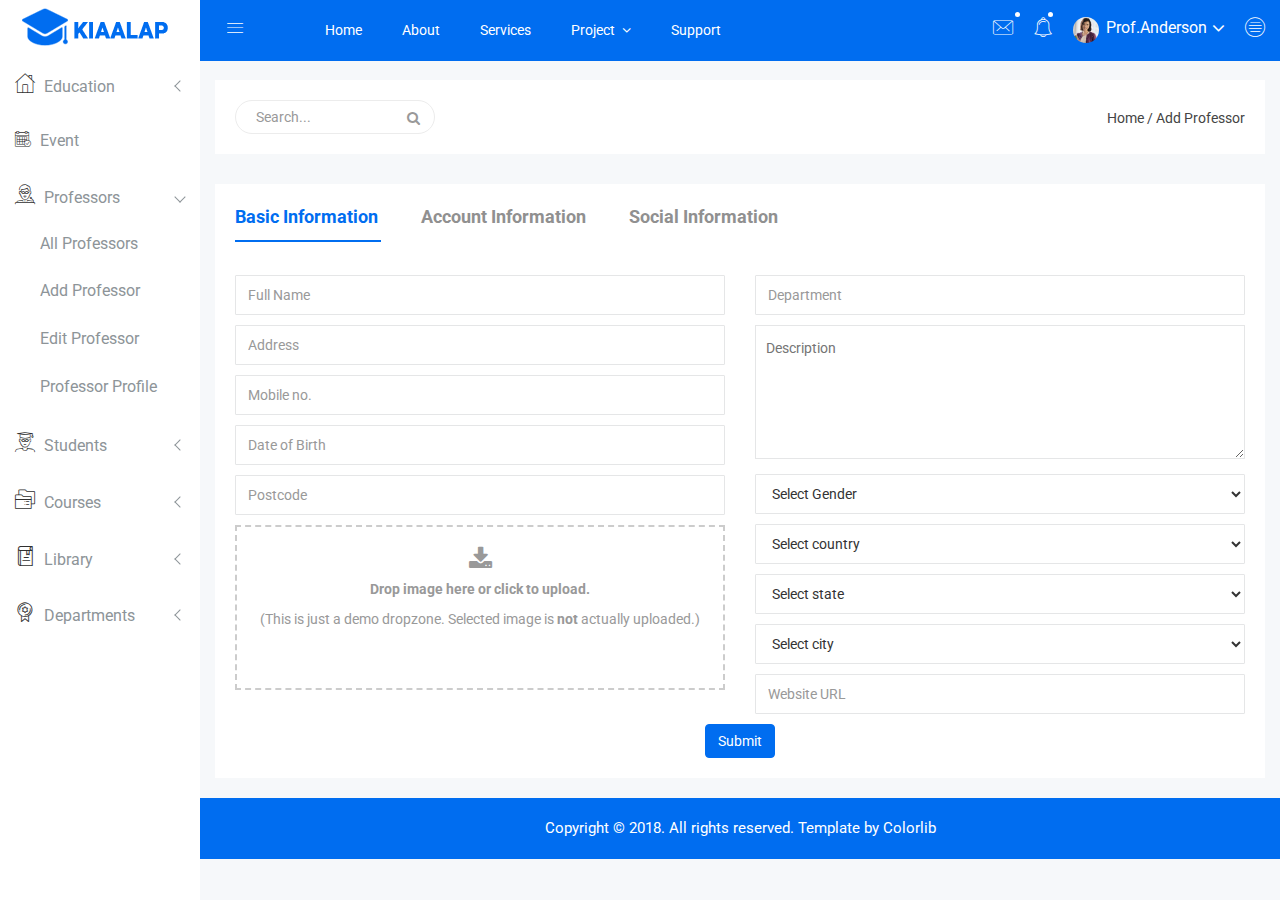
<file: EPlatform.WebUI/wwwroot/adminPanel/add-professor.html>
<!doctype html>
<html class="no-js" lang="en">

<head>
    <meta charset="utf-8">
    <meta http-equiv="x-ua-compatible" content="ie=edge">
    <title>Add Professor | Kiaalap - Kiaalap Admin Template</title>
    <meta name="description" content="">
    <meta name="viewport" content="width=device-width, initial-scale=1">
    <!-- favicon
		============================================ -->
    <link rel="shortcut icon" type="image/x-icon" href="img/favicon.ico">
    <!-- Google Fonts
		============================================ -->
    <link href="https://fonts.googleapis.com/css?family=Roboto:100,300,400,700,900" rel="stylesheet">
    <!-- Bootstrap CSS
		============================================ -->
    <link rel="stylesheet" href="css/bootstrap.min.css">
    <!-- Bootstrap CSS
		============================================ -->
    <link rel="stylesheet" href="css/font-awesome.min.css">
    <!-- owl.carousel CSS
		============================================ -->
    <link rel="stylesheet" href="css/owl.carousel.css">
    <link rel="stylesheet" href="css/owl.theme.css">
    <link rel="stylesheet" href="css/owl.transitions.css">
    <!-- animate CSS
		============================================ -->
    <link rel="stylesheet" href="css/animate.css">
    <!-- normalize CSS
		============================================ -->
    <link rel="stylesheet" href="css/normalize.css">
    <!-- meanmenu icon CSS
		============================================ -->
    <link rel="stylesheet" href="css/meanmenu.min.css">
    <!-- main CSS
		============================================ -->
    <link rel="stylesheet" href="css/main.css">
    <!-- forms CSS
		============================================ -->
    <link rel="stylesheet" href="css/form/all-type-forms.css">
    <!-- educate icon CSS
		============================================ -->
    <link rel="stylesheet" href="css/educate-custon-icon.css">
    <!-- morrisjs CSS
		============================================ -->
    <link rel="stylesheet" href="css/morrisjs/morris.css">
    <!-- dropzone CSS
		============================================ -->
    <link rel="stylesheet" href="css/dropzone/dropzone.css">
    <!-- mCustomScrollbar CSS
		============================================ -->
    <link rel="stylesheet" href="css/scrollbar/jquery.mCustomScrollbar.min.css">
    <!-- metisMenu CSS
		============================================ -->
    <link rel="stylesheet" href="css/metisMenu/metisMenu.min.css">
    <link rel="stylesheet" href="css/metisMenu/metisMenu-vertical.css">
    <!-- calendar CSS
		============================================ -->
    <link rel="stylesheet" href="css/calendar/fullcalendar.min.css">
    <link rel="stylesheet" href="css/calendar/fullcalendar.print.min.css">
    <!-- style CSS
		============================================ -->
    <link rel="stylesheet" href="style.css">
    <!-- responsive CSS
		============================================ -->
    <link rel="stylesheet" href="css/responsive.css">
    <!-- modernizr JS
		============================================ -->
    <script src="js/vendor/modernizr-2.8.3.min.js"></script>
</head>

<body>
    <!--[if lt IE 8]>
		<p class="browserupgrade">You are using an <strong>outdated</strong> browser. Please <a href="http://browsehappy.com/">upgrade your browser</a> to improve your experience.</p>
	<![endif]-->
    <!-- Start Left menu area -->
    <div class="left-sidebar-pro">
        <nav id="sidebar" class="">
            <div class="sidebar-header">
                <a href="index.html"><img class="main-logo" src="img/logo/logo.png" alt="" /></a>
                <strong><a href="index.html"><img src="img/logo/logosn.png" alt="" /></a></strong>
            </div>
            <div class="left-custom-menu-adp-wrap comment-scrollbar">
                <nav class="sidebar-nav left-sidebar-menu-pro">
                    <ul class="metismenu" id="menu1">
                        <li>
                            <a class="has-arrow" href="index.html">
								   <span class="educate-icon educate-home icon-wrap"></span>
								   <span class="mini-click-non">Education</span>
								</a>
                            <ul class="submenu-angle" aria-expanded="true">
                                <li><a title="Dashboard v.1" href="index.html"><span class="mini-sub-pro">Dashboard v.1</span></a></li>
                                <li><a title="Dashboard v.2" href="index-1.html"><span class="mini-sub-pro">Dashboard v.2</span></a></li>
                                <li><a title="Dashboard v.3" href="index-2.html"><span class="mini-sub-pro">Dashboard v.3</span></a></li>
                                <li><a title="Analytics" href="analytics.html"><span class="mini-sub-pro">Analytics</span></a></li>
                                <li><a title="Widgets" href="widgets.html"><span class="mini-sub-pro">Widgets</span></a></li>
                            </ul>
                        </li>
                        <li>
                            <a title="Landing Page" href="events.html" aria-expanded="false"><span class="educate-icon educate-event icon-wrap sub-icon-mg" aria-hidden="true"></span> <span class="mini-click-non">Event</span></a>
                        </li>
                        <li class="active">
                            <a class="has-arrow" href="all-professors.html" aria-expanded="false"><span class="educate-icon educate-professor icon-wrap"></span> <span class="mini-click-non">Professors</span></a>
                            <ul class="submenu-angle" aria-expanded="false">
                                <li><a title="All Professors" href="all-professors.html"><span class="mini-sub-pro">All Professors</span></a></li>
                                <li><a title="Add Professor" href="add-professor.html"><span class="mini-sub-pro">Add Professor</span></a></li>
                                <li><a title="Edit Professor" href="edit-professor.html"><span class="mini-sub-pro">Edit Professor</span></a></li>
                                <li><a title="Professor Profile" href="professor-profile.html"><span class="mini-sub-pro">Professor Profile</span></a></li>
                            </ul>
                        </li>
                        <li>
                            <a class="has-arrow" href="all-students.html" aria-expanded="false"><span class="educate-icon educate-student icon-wrap"></span> <span class="mini-click-non">Students</span></a>
                            <ul class="submenu-angle" aria-expanded="false">
                                <li><a title="All Students" href="all-students.html"><span class="mini-sub-pro">All Students</span></a></li>
                                <li><a title="Add Students" href="add-student.html"><span class="mini-sub-pro">Add Student</span></a></li>
                                <li><a title="Edit Students" href="edit-student.html"><span class="mini-sub-pro">Edit Student</span></a></li>
                                <li><a title="Students Profile" href="student-profile.html"><span class="mini-sub-pro">Student Profile</span></a></li>
                            </ul>
                        </li>
                        <li>
                            <a class="has-arrow" href="all-courses.html" aria-expanded="false"><span class="educate-icon educate-course icon-wrap"></span> <span class="mini-click-non">Courses</span></a>
                            <ul class="submenu-angle" aria-expanded="false">
                                <li><a title="All Courses" href="all-courses.html"><span class="mini-sub-pro">All Courses</span></a></li>
                                <li><a title="Add Courses" href="add-course.html"><span class="mini-sub-pro">Add Course</span></a></li>
                                <li><a title="Edit Courses" href="edit-course.html"><span class="mini-sub-pro">Edit Course</span></a></li>
                                <li><a title="Courses Profile" href="course-info.html"><span class="mini-sub-pro">Courses Info</span></a></li>
                                <li><a title="course Payment" href="course-payment.html"><span class="mini-sub-pro">Courses Payment</span></a></li>
                            </ul>
                        </li>
                        <li>
                            <a class="has-arrow" href="all-courses.html" aria-expanded="false"><span class="educate-icon educate-library icon-wrap"></span> <span class="mini-click-non">Library</span></a>
                            <ul class="submenu-angle" aria-expanded="false">
                                <li><a title="All Library" href="library-assets.html"><span class="mini-sub-pro">Library Assets</span></a></li>
                                <li><a title="Add Library" href="add-library-assets.html"><span class="mini-sub-pro">Add Library Asset</span></a></li>
                                <li><a title="Edit Library" href="edit-library-assets.html"><span class="mini-sub-pro">Edit Library Asset</span></a></li>
                            </ul>
                        </li>
                        <li>
                            <a class="has-arrow" href="all-courses.html" aria-expanded="false"><span class="educate-icon educate-department icon-wrap"></span> <span class="mini-click-non">Departments</span></a>
                            <ul class="submenu-angle" aria-expanded="false">
                                <li><a title="Departments List" href="departments.html"><span class="mini-sub-pro">Departments List</span></a></li>
                                <li><a title="Add Departments" href="add-department.html"><span class="mini-sub-pro">Add Departments</span></a></li>
                                <li><a title="Edit Departments" href="edit-department.html"><span class="mini-sub-pro">Edit Departments</span></a></li>
                            </ul>
                        </li>
                        <li>
                            <a class="has-arrow" href="mailbox.html" aria-expanded="false"><span class="educate-icon educate-message icon-wrap"></span> <span class="mini-click-non">Mailbox</span></a>
                            <ul class="submenu-angle" aria-expanded="false">
                                <li><a title="Inbox" href="mailbox.html"><span class="mini-sub-pro">Inbox</span></a></li>
                                <li><a title="View Mail" href="mailbox-view.html"><span class="mini-sub-pro">View Mail</span></a></li>
                                <li><a title="Compose Mail" href="mailbox-compose.html"><span class="mini-sub-pro">Compose Mail</span></a></li>
                            </ul>
                        </li>
                        <li>
                            <a class="has-arrow" href="mailbox.html" aria-expanded="false"><span class="educate-icon educate-interface icon-wrap"></span> <span class="mini-click-non">Interface</span></a>
                            <ul class="submenu-angle interface-mini-nb-dp" aria-expanded="false">
                                <li><a title="Google Map" href="google-map.html"><span class="mini-sub-pro">Google Map</span></a></li>
                                <li><a title="Data Maps" href="data-maps.html"><span class="mini-sub-pro">Data Maps</span></a></li>
                                <li><a title="Pdf Viewer" href="pdf-viewer.html"><span class="mini-sub-pro">Pdf Viewer</span></a></li>
                                <li><a title="X-Editable" href="x-editable.html"><span class="mini-sub-pro">X-Editable</span></a></li>
                                <li><a title="Code Editor" href="code-editor.html"><span class="mini-sub-pro">Code Editor</span></a></li>
                                <li><a title="Tree View" href="tree-view.html"><span class="mini-sub-pro">Tree View</span></a></li>
                                <li><a title="Preloader" href="preloader.html"><span class="mini-sub-pro">Preloader</span></a></li>
                                <li><a title="Images Cropper" href="images-cropper.html"><span class="mini-sub-pro">Images Cropper</span></a></li>
                            </ul>
                        </li>
                        <li>
                            <a class="has-arrow" href="mailbox.html" aria-expanded="false"><span class="educate-icon educate-charts icon-wrap"></span> <span class="mini-click-non">Charts</span></a>
                            <ul class="submenu-angle chart-mini-nb-dp" aria-expanded="false">
                                <li><a title="Bar Charts" href="bar-charts.html"><span class="mini-sub-pro">Bar Charts</span></a></li>
                                <li><a title="Line Charts" href="line-charts.html"><span class="mini-sub-pro">Line Charts</span></a></li>
                                <li><a title="Area Charts" href="area-charts.html"><span class="mini-sub-pro">Area Charts</span></a></li>
                                <li><a title="Rounded Charts" href="rounded-chart.html"><span class="mini-sub-pro">Rounded Charts</span></a></li>
                                <li><a title="C3 Charts" href="c3.html"><span class="mini-sub-pro">C3 Charts</span></a></li>
                                <li><a title="Sparkline Charts" href="sparkline.html"><span class="mini-sub-pro">Sparkline Charts</span></a></li>
                                <li><a title="Peity Charts" href="peity.html"><span class="mini-sub-pro">Peity Charts</span></a></li>
                            </ul>
                        </li>
                        <li>
                            <a class="has-arrow" href="mailbox.html" aria-expanded="false"><span class="educate-icon educate-data-table icon-wrap"></span> <span class="mini-click-non">Data Tables</span></a>
                            <ul class="submenu-angle" aria-expanded="false">
                                <li><a title="Peity Charts" href="static-table.html"><span class="mini-sub-pro">Static Table</span></a></li>
                                <li><a title="Data Table" href="data-table.html"><span class="mini-sub-pro">Data Table</span></a></li>
                            </ul>
                        </li>
                        <li>
                            <a class="has-arrow" href="mailbox.html" aria-expanded="false"><span class="educate-icon educate-form icon-wrap"></span> <span class="mini-click-non">Forms Elements</span></a>
                            <ul class="submenu-angle form-mini-nb-dp" aria-expanded="false">
                                <li><a title="Basic Form Elements" href="basic-form-element.html"><span class="mini-sub-pro">Bc Form Elements</span></a></li>
                                <li><a title="Advance Form Elements" href="advance-form-element.html"><span class="mini-sub-pro">Ad Form Elements</span></a></li>
                                <li><a title="Password Meter" href="password-meter.html"><span class="mini-sub-pro">Password Meter</span></a></li>
                                <li><a title="Multi Upload" href="multi-upload.html"><span class="mini-sub-pro">Multi Upload</span></a></li>
                                <li><a title="Text Editor" href="tinymc.html"><span class="mini-sub-pro">Text Editor</span></a></li>
                                <li><a title="Dual List Box" href="dual-list-box.html"><span class="mini-sub-pro">Dual List Box</span></a></li>
                            </ul>
                        </li>
                        <li>
                            <a class="has-arrow" href="mailbox.html" aria-expanded="false"><span class="educate-icon educate-apps icon-wrap"></span> <span class="mini-click-non">App views</span></a>
                            <ul class="submenu-angle app-mini-nb-dp" aria-expanded="false">
                                <li><a title="Notifications" href="notifications.html"><span class="mini-sub-pro">Notifications</span></a></li>
                                <li><a title="Alerts" href="alerts.html"><span class="mini-sub-pro">Alerts</span></a></li>
                                <li><a title="Modals" href="modals.html"><span class="mini-sub-pro">Modals</span></a></li>
                                <li><a title="Buttons" href="buttons.html"><span class="mini-sub-pro">Buttons</span></a></li>
                                <li><a title="Tabs" href="tabs.html"><span class="mini-sub-pro">Tabs</span></a></li>
                                <li><a title="Accordion" href="accordion.html"><span class="mini-sub-pro">Accordion</span></a></li>
                            </ul>
                        </li>
                        <li id="removable">
                            <a class="has-arrow" href="#" aria-expanded="false"><span class="educate-icon educate-pages icon-wrap"></span> <span class="mini-click-non">Pages</span></a>
                            <ul class="submenu-angle page-mini-nb-dp" aria-expanded="false">
                                <li><a title="Login" href="login.html"><span class="mini-sub-pro">Login</span></a></li>
                                <li><a title="Register" href="register.html"><span class="mini-sub-pro">Register</span></a></li>
                                <li><a title="Lock" href="lock.html"><span class="mini-sub-pro">Lock</span></a></li>
                                <li><a title="Password Recovery" href="password-recovery.html"><span class="mini-sub-pro">Password Recovery</span></a></li>
                                <li><a title="404 Page" href="404.html"><span class="mini-sub-pro">404 Page</span></a></li>
                                <li><a title="500 Page" href="500.html"><span class="mini-sub-pro">500 Page</span></a></li>
                            </ul>
                        </li>
                    </ul>
                </nav>
            </div>
        </nav>
    </div>
    <!-- End Left menu area -->
    <!-- Start Welcome area -->
    <div class="all-content-wrapper">
        <div class="container-fluid">
            <div class="row">
                <div class="col-lg-12 col-md-12 col-sm-12 col-xs-12">
                    <div class="logo-pro">
                        <a href="index.html"><img class="main-logo" src="img/logo/logo.png" alt="" /></a>
                    </div>
                </div>
            </div>
        </div>
        <div class="header-advance-area">
            <div class="header-top-area">
                <div class="container-fluid">
                    <div class="row">
                        <div class="col-lg-12 col-md-12 col-sm-12 col-xs-12">
                            <div class="header-top-wraper">
                                <div class="row">
                                    <div class="col-lg-1 col-md-0 col-sm-1 col-xs-12">
                                        <div class="menu-switcher-pro">
                                            <button type="button" id="sidebarCollapse" class="btn bar-button-pro header-drl-controller-btn btn-info navbar-btn">
													<i class="educate-icon educate-nav"></i>
												</button>
                                        </div>
                                    </div>
                                    <div class="col-lg-6 col-md-7 col-sm-6 col-xs-12">
                                        <div class="header-top-menu tabl-d-n">
                                            <ul class="nav navbar-nav mai-top-nav">
                                                <li class="nav-item"><a href="#" class="nav-link">Home</a>
                                                </li>
                                                <li class="nav-item"><a href="#" class="nav-link">About</a>
                                                </li>
                                                <li class="nav-item"><a href="#" class="nav-link">Services</a>
                                                </li>
                                                <li class="nav-item dropdown res-dis-nn">
                                                    <a href="#" data-toggle="dropdown" role="button" aria-expanded="false" class="nav-link dropdown-toggle">Project <span class="angle-down-topmenu"><i class="fa fa-angle-down"></i></span></a>
                                                    <div role="menu" class="dropdown-menu animated zoomIn">
                                                        <a href="#" class="dropdown-item">Documentation</a>
                                                        <a href="#" class="dropdown-item">Expert Backend</a>
                                                        <a href="#" class="dropdown-item">Expert FrontEnd</a>
                                                        <a href="#" class="dropdown-item">Contact Support</a>
                                                    </div>
                                                </li>
                                                <li class="nav-item"><a href="#" class="nav-link">Support</a>
                                                </li>
                                            </ul>
                                        </div>
                                    </div>
                                    <div class="col-lg-5 col-md-5 col-sm-12 col-xs-12">
                                        <div class="header-right-info">
                                            <ul class="nav navbar-nav mai-top-nav header-right-menu">
                                                <li class="nav-item dropdown">
                                                    <a href="#" data-toggle="dropdown" role="button" aria-expanded="false" class="nav-link dropdown-toggle"><i class="educate-icon educate-message edu-chat-pro" aria-hidden="true"></i><span class="indicator-ms"></span></a>
                                                    <div role="menu" class="author-message-top dropdown-menu animated zoomIn">
                                                        <div class="message-single-top">
                                                            <h1>Message</h1>
                                                        </div>
                                                        <ul class="message-menu">
                                                            <li>
                                                                <a href="#">
                                                                    <div class="message-img">
                                                                        <img src="img/contact/1.jpg" alt="">
                                                                    </div>
                                                                    <div class="message-content">
                                                                        <span class="message-date">16 Sept</span>
                                                                        <h2>Advanda Cro</h2>
                                                                        <p>Please done this project as soon possible.</p>
                                                                    </div>
                                                                </a>
                                                            </li>
                                                            <li>
                                                                <a href="#">
                                                                    <div class="message-img">
                                                                        <img src="img/contact/4.jpg" alt="">
                                                                    </div>
                                                                    <div class="message-content">
                                                                        <span class="message-date">16 Sept</span>
                                                                        <h2>Sulaiman din</h2>
                                                                        <p>Please done this project as soon possible.</p>
                                                                    </div>
                                                                </a>
                                                            </li>
                                                            <li>
                                                                <a href="#">
                                                                    <div class="message-img">
                                                                        <img src="img/contact/3.jpg" alt="">
                                                                    </div>
                                                                    <div class="message-content">
                                                                        <span class="message-date">16 Sept</span>
                                                                        <h2>Victor Jara</h2>
                                                                        <p>Please done this project as soon possible.</p>
                                                                    </div>
                                                                </a>
                                                            </li>
                                                            <li>
                                                                <a href="#">
                                                                    <div class="message-img">
                                                                        <img src="img/contact/2.jpg" alt="">
                                                                    </div>
                                                                    <div class="message-content">
                                                                        <span class="message-date">16 Sept</span>
                                                                        <h2>Victor Jara</h2>
                                                                        <p>Please done this project as soon possible.</p>
                                                                    </div>
                                                                </a>
                                                            </li>
                                                        </ul>
                                                        <div class="message-view">
                                                            <a href="#">View All Messages</a>
                                                        </div>
                                                    </div>
                                                </li>
                                                <li class="nav-item"><a href="#" data-toggle="dropdown" role="button" aria-expanded="false" class="nav-link dropdown-toggle"><i class="educate-icon educate-bell" aria-hidden="true"></i><span class="indicator-nt"></span></a>
                                                    <div role="menu" class="notification-author dropdown-menu animated zoomIn">
                                                        <div class="notification-single-top">
                                                            <h1>Notifications</h1>
                                                        </div>
                                                        <ul class="notification-menu">
                                                            <li>
                                                                <a href="#">
                                                                    <div class="notification-icon">
                                                                        <i class="educate-icon educate-checked edu-checked-pro admin-check-pro" aria-hidden="true"></i>
                                                                    </div>
                                                                    <div class="notification-content">
                                                                        <span class="notification-date">16 Sept</span>
                                                                        <h2>Advanda Cro</h2>
                                                                        <p>Please done this project as soon possible.</p>
                                                                    </div>
                                                                </a>
                                                            </li>
                                                            <li>
                                                                <a href="#">
                                                                    <div class="notification-icon">
                                                                        <i class="fa fa-cloud edu-cloud-computing-down" aria-hidden="true"></i>
                                                                    </div>
                                                                    <div class="notification-content">
                                                                        <span class="notification-date">16 Sept</span>
                                                                        <h2>Sulaiman din</h2>
                                                                        <p>Please done this project as soon possible.</p>
                                                                    </div>
                                                                </a>
                                                            </li>
                                                            <li>
                                                                <a href="#">
                                                                    <div class="notification-icon">
                                                                        <i class="fa fa-eraser edu-shield" aria-hidden="true"></i>
                                                                    </div>
                                                                    <div class="notification-content">
                                                                        <span class="notification-date">16 Sept</span>
                                                                        <h2>Victor Jara</h2>
                                                                        <p>Please done this project as soon possible.</p>
                                                                    </div>
                                                                </a>
                                                            </li>
                                                            <li>
                                                                <a href="#">
                                                                    <div class="notification-icon">
                                                                        <i class="fa fa-line-chart edu-analytics-arrow" aria-hidden="true"></i>
                                                                    </div>
                                                                    <div class="notification-content">
                                                                        <span class="notification-date">16 Sept</span>
                                                                        <h2>Victor Jara</h2>
                                                                        <p>Please done this project as soon possible.</p>
                                                                    </div>
                                                                </a>
                                                            </li>
                                                        </ul>
                                                        <div class="notification-view">
                                                            <a href="#">View All Notification</a>
                                                        </div>
                                                    </div>
                                                </li>
                                                <li class="nav-item">
                                                    <a href="#" data-toggle="dropdown" role="button" aria-expanded="false" class="nav-link dropdown-toggle">
															<img src="img/product/pro4.jpg" alt="" />
															<span class="admin-name">Prof.Anderson</span>
															<i class="fa fa-angle-down edu-icon edu-down-arrow"></i>
														</a>
                                                    <ul role="menu" class="dropdown-header-top author-log dropdown-menu animated zoomIn">
                                                        <li><a href="#"><span class="edu-icon edu-home-admin author-log-ic"></span>My Account</a>
                                                        </li>
                                                        <li><a href="#"><span class="edu-icon edu-user-rounded author-log-ic"></span>My Profile</a>
                                                        </li>
                                                        <li><a href="#"><span class="edu-icon edu-money author-log-ic"></span>User Billing</a>
                                                        </li>
                                                        <li><a href="#"><span class="edu-icon edu-settings author-log-ic"></span>Settings</a>
                                                        </li>
                                                        <li><a href="#"><span class="edu-icon edu-locked author-log-ic"></span>Log Out</a>
                                                        </li>
                                                    </ul>
                                                </li>
                                                <li class="nav-item nav-setting-open"><a href="#" data-toggle="dropdown" role="button" aria-expanded="false" class="nav-link dropdown-toggle"><i class="educate-icon educate-menu"></i></a>

                                                    <div role="menu" class="admintab-wrap menu-setting-wrap menu-setting-wrap-bg dropdown-menu animated zoomIn">
                                                        <ul class="nav nav-tabs custon-set-tab">
                                                            <li class="active"><a data-toggle="tab" href="#Notes">Notes</a>
                                                            </li>
                                                            <li><a data-toggle="tab" href="#Projects">Projects</a>
                                                            </li>
                                                            <li><a data-toggle="tab" href="#Settings">Settings</a>
                                                            </li>
                                                        </ul>

                                                        <div class="tab-content custom-bdr-nt">
                                                            <div id="Notes" class="tab-pane fade in active">
                                                                <div class="notes-area-wrap">
                                                                    <div class="note-heading-indicate">
                                                                        <h2><i class="fa fa-comments-o"></i> Latest Notes</h2>
                                                                        <p>You have 10 new message.</p>
                                                                    </div>
                                                                    <div class="notes-list-area notes-menu-scrollbar">
                                                                        <ul class="notes-menu-list">
                                                                            <li>
                                                                                <a href="#">
                                                                                    <div class="notes-list-flow">
                                                                                        <div class="notes-img">
                                                                                            <img src="img/contact/4.jpg" alt="" />
                                                                                        </div>
                                                                                        <div class="notes-content">
                                                                                            <p> The point of using Lorem Ipsum is that it has a more-or-less normal.</p>
                                                                                            <span>Yesterday 2:45 pm</span>
                                                                                        </div>
                                                                                    </div>
                                                                                </a>
                                                                            </li>
                                                                            <li>
                                                                                <a href="#">
                                                                                    <div class="notes-list-flow">
                                                                                        <div class="notes-img">
                                                                                            <img src="img/contact/1.jpg" alt="" />
                                                                                        </div>
                                                                                        <div class="notes-content">
                                                                                            <p> The point of using Lorem Ipsum is that it has a more-or-less normal.</p>
                                                                                            <span>Yesterday 2:45 pm</span>
                                                                                        </div>
                                                                                    </div>
                                                                                </a>
                                                                            </li>
                                                                            <li>
                                                                                <a href="#">
                                                                                    <div class="notes-list-flow">
                                                                                        <div class="notes-img">
                                                                                            <img src="img/contact/2.jpg" alt="" />
                                                                                        </div>
                                                                                        <div class="notes-content">
                                                                                            <p> The point of using Lorem Ipsum is that it has a more-or-less normal.</p>
                                                                                            <span>Yesterday 2:45 pm</span>
                                                                                        </div>
                                                                                    </div>
                                                                                </a>
                                                                            </li>
                                                                            <li>
                                                                                <a href="#">
                                                                                    <div class="notes-list-flow">
                                                                                        <div class="notes-img">
                                                                                            <img src="img/contact/3.jpg" alt="" />
                                                                                        </div>
                                                                                        <div class="notes-content">
                                                                                            <p> The point of using Lorem Ipsum is that it has a more-or-less normal.</p>
                                                                                            <span>Yesterday 2:45 pm</span>
                                                                                        </div>
                                                                                    </div>
                                                                                </a>
                                                                            </li>
                                                                            <li>
                                                                                <a href="#">
                                                                                    <div class="notes-list-flow">
                                                                                        <div class="notes-img">
                                                                                            <img src="img/contact/4.jpg" alt="" />
                                                                                        </div>
                                                                                        <div class="notes-content">
                                                                                            <p> The point of using Lorem Ipsum is that it has a more-or-less normal.</p>
                                                                                            <span>Yesterday 2:45 pm</span>
                                                                                        </div>
                                                                                    </div>
                                                                                </a>
                                                                            </li>
                                                                            <li>
                                                                                <a href="#">
                                                                                    <div class="notes-list-flow">
                                                                                        <div class="notes-img">
                                                                                            <img src="img/contact/1.jpg" alt="" />
                                                                                        </div>
                                                                                        <div class="notes-content">
                                                                                            <p> The point of using Lorem Ipsum is that it has a more-or-less normal.</p>
                                                                                            <span>Yesterday 2:45 pm</span>
                                                                                        </div>
                                                                                    </div>
                                                                                </a>
                                                                            </li>
                                                                            <li>
                                                                                <a href="#">
                                                                                    <div class="notes-list-flow">
                                                                                        <div class="notes-img">
                                                                                            <img src="img/contact/2.jpg" alt="" />
                                                                                        </div>
                                                                                        <div class="notes-content">
                                                                                            <p> The point of using Lorem Ipsum is that it has a more-or-less normal.</p>
                                                                                            <span>Yesterday 2:45 pm</span>
                                                                                        </div>
                                                                                    </div>
                                                                                </a>
                                                                            </li>
                                                                            <li>
                                                                                <a href="#">
                                                                                    <div class="notes-list-flow">
                                                                                        <div class="notes-img">
                                                                                            <img src="img/contact/1.jpg" alt="" />
                                                                                        </div>
                                                                                        <div class="notes-content">
                                                                                            <p> The point of using Lorem Ipsum is that it has a more-or-less normal.</p>
                                                                                            <span>Yesterday 2:45 pm</span>
                                                                                        </div>
                                                                                    </div>
                                                                                </a>
                                                                            </li>
                                                                            <li>
                                                                                <a href="#">
                                                                                    <div class="notes-list-flow">
                                                                                        <div class="notes-img">
                                                                                            <img src="img/contact/2.jpg" alt="" />
                                                                                        </div>
                                                                                        <div class="notes-content">
                                                                                            <p> The point of using Lorem Ipsum is that it has a more-or-less normal.</p>
                                                                                            <span>Yesterday 2:45 pm</span>
                                                                                        </div>
                                                                                    </div>
                                                                                </a>
                                                                            </li>
                                                                            <li>
                                                                                <a href="#">
                                                                                    <div class="notes-list-flow">
                                                                                        <div class="notes-img">
                                                                                            <img src="img/contact/3.jpg" alt="" />
                                                                                        </div>
                                                                                        <div class="notes-content">
                                                                                            <p> The point of using Lorem Ipsum is that it has a more-or-less normal.</p>
                                                                                            <span>Yesterday 2:45 pm</span>
                                                                                        </div>
                                                                                    </div>
                                                                                </a>
                                                                            </li>
                                                                        </ul>
                                                                    </div>
                                                                </div>
                                                            </div>
                                                            <div id="Projects" class="tab-pane fade">
                                                                <div class="projects-settings-wrap">
                                                                    <div class="note-heading-indicate">
                                                                        <h2><i class="fa fa-cube"></i> Latest projects</h2>
                                                                        <p> You have 20 projects. 5 not completed.</p>
                                                                    </div>
                                                                    <div class="project-st-list-area project-st-menu-scrollbar">
                                                                        <ul class="projects-st-menu-list">
                                                                            <li>
                                                                                <a href="#">
                                                                                    <div class="project-list-flow">
                                                                                        <div class="projects-st-heading">
                                                                                            <h2>Web Development</h2>
                                                                                            <p> The point of using Lorem Ipsum is that it has a more or less normal.</p>
                                                                                            <span class="project-st-time">1 hours ago</span>
                                                                                        </div>
                                                                                        <div class="projects-st-content">
                                                                                            <p>Completion with: 28%</p>
                                                                                            <div class="progress progress-mini">
                                                                                                <div style="width: 28%;" class="progress-bar progress-bar-danger hd-tp-1"></div>
                                                                                            </div>
                                                                                            <p>Project end: 4:00 pm - 12.06.2014</p>
                                                                                        </div>
                                                                                    </div>
                                                                                </a>
                                                                            </li>
                                                                            <li>
                                                                                <a href="#">
                                                                                    <div class="project-list-flow">
                                                                                        <div class="projects-st-heading">
                                                                                            <h2>Software Development</h2>
                                                                                            <p> The point of using Lorem Ipsum is that it has a more or less normal.</p>
                                                                                            <span class="project-st-time">2 hours ago</span>
                                                                                        </div>
                                                                                        <div class="projects-st-content project-rating-cl">
                                                                                            <p>Completion with: 68%</p>
                                                                                            <div class="progress progress-mini">
                                                                                                <div style="width: 68%;" class="progress-bar hd-tp-2"></div>
                                                                                            </div>
                                                                                            <p>Project end: 4:00 pm - 12.06.2014</p>
                                                                                        </div>
                                                                                    </div>
                                                                                </a>
                                                                            </li>
                                                                            <li>
                                                                                <a href="#">
                                                                                    <div class="project-list-flow">
                                                                                        <div class="projects-st-heading">
                                                                                            <h2>Graphic Design</h2>
                                                                                            <p> The point of using Lorem Ipsum is that it has a more or less normal.</p>
                                                                                            <span class="project-st-time">3 hours ago</span>
                                                                                        </div>
                                                                                        <div class="projects-st-content">
                                                                                            <p>Completion with: 78%</p>
                                                                                            <div class="progress progress-mini">
                                                                                                <div style="width: 78%;" class="progress-bar hd-tp-3"></div>
                                                                                            </div>
                                                                                            <p>Project end: 4:00 pm - 12.06.2014</p>
                                                                                        </div>
                                                                                    </div>
                                                                                </a>
                                                                            </li>
                                                                            <li>
                                                                                <a href="#">
                                                                                    <div class="project-list-flow">
                                                                                        <div class="projects-st-heading">
                                                                                            <h2>Web Design</h2>
                                                                                            <p> The point of using Lorem Ipsum is that it has a more or less normal.</p>
                                                                                            <span class="project-st-time">4 hours ago</span>
                                                                                        </div>
                                                                                        <div class="projects-st-content project-rating-cl2">
                                                                                            <p>Completion with: 38%</p>
                                                                                            <div class="progress progress-mini">
                                                                                                <div style="width: 38%;" class="progress-bar progress-bar-danger hd-tp-4"></div>
                                                                                            </div>
                                                                                            <p>Project end: 4:00 pm - 12.06.2014</p>
                                                                                        </div>
                                                                                    </div>
                                                                                </a>
                                                                            </li>
                                                                            <li>
                                                                                <a href="#">
                                                                                    <div class="project-list-flow">
                                                                                        <div class="projects-st-heading">
                                                                                            <h2>Business Card</h2>
                                                                                            <p> The point of using Lorem Ipsum is that it has a more or less normal.</p>
                                                                                            <span class="project-st-time">5 hours ago</span>
                                                                                        </div>
                                                                                        <div class="projects-st-content">
                                                                                            <p>Completion with: 28%</p>
                                                                                            <div class="progress progress-mini">
                                                                                                <div style="width: 28%;" class="progress-bar progress-bar-danger hd-tp-5"></div>
                                                                                            </div>
                                                                                            <p>Project end: 4:00 pm - 12.06.2014</p>
                                                                                        </div>
                                                                                    </div>
                                                                                </a>
                                                                            </li>
                                                                            <li>
                                                                                <a href="#">
                                                                                    <div class="project-list-flow">
                                                                                        <div class="projects-st-heading">
                                                                                            <h2>Ecommerce Business</h2>
                                                                                            <p> The point of using Lorem Ipsum is that it has a more or less normal.</p>
                                                                                            <span class="project-st-time">6 hours ago</span>
                                                                                        </div>
                                                                                        <div class="projects-st-content project-rating-cl">
                                                                                            <p>Completion with: 68%</p>
                                                                                            <div class="progress progress-mini">
                                                                                                <div style="width: 68%;" class="progress-bar hd-tp-6"></div>
                                                                                            </div>
                                                                                            <p>Project end: 4:00 pm - 12.06.2014</p>
                                                                                        </div>
                                                                                    </div>
                                                                                </a>
                                                                            </li>
                                                                            <li>
                                                                                <a href="#">
                                                                                    <div class="project-list-flow">
                                                                                        <div class="projects-st-heading">
                                                                                            <h2>Woocommerce Plugin</h2>
                                                                                            <p> The point of using Lorem Ipsum is that it has a more or less normal.</p>
                                                                                            <span class="project-st-time">7 hours ago</span>
                                                                                        </div>
                                                                                        <div class="projects-st-content">
                                                                                            <p>Completion with: 78%</p>
                                                                                            <div class="progress progress-mini">
                                                                                                <div style="width: 78%;" class="progress-bar"></div>
                                                                                            </div>
                                                                                            <p>Project end: 4:00 pm - 12.06.2014</p>
                                                                                        </div>
                                                                                    </div>
                                                                                </a>
                                                                            </li>
                                                                            <li>
                                                                                <a href="#">
                                                                                    <div class="project-list-flow">
                                                                                        <div class="projects-st-heading">
                                                                                            <h2>Wordpress Theme</h2>
                                                                                            <p> The point of using Lorem Ipsum is that it has a more or less normal.</p>
                                                                                            <span class="project-st-time">9 hours ago</span>
                                                                                        </div>
                                                                                        <div class="projects-st-content project-rating-cl2">
                                                                                            <p>Completion with: 38%</p>
                                                                                            <div class="progress progress-mini">
                                                                                                <div style="width: 38%;" class="progress-bar progress-bar-danger"></div>
                                                                                            </div>
                                                                                            <p>Project end: 4:00 pm - 12.06.2014</p>
                                                                                        </div>
                                                                                    </div>
                                                                                </a>
                                                                            </li>
                                                                        </ul>
                                                                    </div>
                                                                </div>
                                                            </div>
                                                            <div id="Settings" class="tab-pane fade">
                                                                <div class="setting-panel-area">
                                                                    <div class="note-heading-indicate">
                                                                        <h2><i class="fa fa-gears"></i> Settings Panel</h2>
                                                                        <p> You have 20 Settings. 5 not completed.</p>
                                                                    </div>
                                                                    <ul class="setting-panel-list">
                                                                        <li>
                                                                            <div class="checkbox-setting-pro">
                                                                                <div class="checkbox-title-pro">
                                                                                    <h2>Show notifications</h2>
                                                                                    <div class="ts-custom-check">
                                                                                        <div class="onoffswitch">
                                                                                            <input type="checkbox" name="collapsemenu" class="onoffswitch-checkbox" id="example">
                                                                                            <label class="onoffswitch-label" for="example">
																									<span class="onoffswitch-inner"></span>
																									<span class="onoffswitch-switch"></span>
																								</label>
                                                                                        </div>
                                                                                    </div>
                                                                                </div>
                                                                            </div>
                                                                        </li>
                                                                        <li>
                                                                            <div class="checkbox-setting-pro">
                                                                                <div class="checkbox-title-pro">
                                                                                    <h2>Disable Chat</h2>
                                                                                    <div class="ts-custom-check">
                                                                                        <div class="onoffswitch">
                                                                                            <input type="checkbox" name="collapsemenu" class="onoffswitch-checkbox" id="example3">
                                                                                            <label class="onoffswitch-label" for="example3">
																									<span class="onoffswitch-inner"></span>
																									<span class="onoffswitch-switch"></span>
																								</label>
                                                                                        </div>
                                                                                    </div>
                                                                                </div>
                                                                            </div>
                                                                        </li>
                                                                        <li>
                                                                            <div class="checkbox-setting-pro">
                                                                                <div class="checkbox-title-pro">
                                                                                    <h2>Enable history</h2>
                                                                                    <div class="ts-custom-check">
                                                                                        <div class="onoffswitch">
                                                                                            <input type="checkbox" name="collapsemenu" class="onoffswitch-checkbox" id="example4">
                                                                                            <label class="onoffswitch-label" for="example4">
																									<span class="onoffswitch-inner"></span>
																									<span class="onoffswitch-switch"></span>
																								</label>
                                                                                        </div>
                                                                                    </div>
                                                                                </div>
                                                                            </div>
                                                                        </li>
                                                                        <li>
                                                                            <div class="checkbox-setting-pro">
                                                                                <div class="checkbox-title-pro">
                                                                                    <h2>Show charts</h2>
                                                                                    <div class="ts-custom-check">
                                                                                        <div class="onoffswitch">
                                                                                            <input type="checkbox" name="collapsemenu" class="onoffswitch-checkbox" id="example7">
                                                                                            <label class="onoffswitch-label" for="example7">
																									<span class="onoffswitch-inner"></span>
																									<span class="onoffswitch-switch"></span>
																								</label>
                                                                                        </div>
                                                                                    </div>
                                                                                </div>
                                                                            </div>
                                                                        </li>
                                                                        <li>
                                                                            <div class="checkbox-setting-pro">
                                                                                <div class="checkbox-title-pro">
                                                                                    <h2>Update everyday</h2>
                                                                                    <div class="ts-custom-check">
                                                                                        <div class="onoffswitch">
                                                                                            <input type="checkbox" name="collapsemenu" checked="" class="onoffswitch-checkbox" id="example2">
                                                                                            <label class="onoffswitch-label" for="example2">
																									<span class="onoffswitch-inner"></span>
																									<span class="onoffswitch-switch"></span>
																								</label>
                                                                                        </div>
                                                                                    </div>
                                                                                </div>
                                                                            </div>
                                                                        </li>
                                                                        <li>
                                                                            <div class="checkbox-setting-pro">
                                                                                <div class="checkbox-title-pro">
                                                                                    <h2>Global search</h2>
                                                                                    <div class="ts-custom-check">
                                                                                        <div class="onoffswitch">
                                                                                            <input type="checkbox" name="collapsemenu" checked="" class="onoffswitch-checkbox" id="example6">
                                                                                            <label class="onoffswitch-label" for="example6">
																									<span class="onoffswitch-inner"></span>
																									<span class="onoffswitch-switch"></span>
																								</label>
                                                                                        </div>
                                                                                    </div>
                                                                                </div>
                                                                            </div>
                                                                        </li>
                                                                        <li>
                                                                            <div class="checkbox-setting-pro">
                                                                                <div class="checkbox-title-pro">
                                                                                    <h2>Offline users</h2>
                                                                                    <div class="ts-custom-check">
                                                                                        <div class="onoffswitch">
                                                                                            <input type="checkbox" name="collapsemenu" checked="" class="onoffswitch-checkbox" id="example5">
                                                                                            <label class="onoffswitch-label" for="example5">
																									<span class="onoffswitch-inner"></span>
																									<span class="onoffswitch-switch"></span>
																								</label>
                                                                                        </div>
                                                                                    </div>
                                                                                </div>
                                                                            </div>
                                                                        </li>
                                                                    </ul>

                                                                </div>
                                                            </div>
                                                        </div>
                                                    </div>
                                                </li>
                                            </ul>
                                        </div>
                                    </div>
                                </div>
                            </div>
                        </div>
                    </div>
                </div>
            </div>
            <!-- Mobile Menu start -->
            <div class="mobile-menu-area">
                <div class="container">
                    <div class="row">
                        <div class="col-lg-12 col-md-12 col-sm-12 col-xs-12">
                            <div class="mobile-menu">
                                <nav id="dropdown">
                                    <ul class="mobile-menu-nav">
                                        <li><a data-toggle="collapse" data-target="#Charts" href="#">Home <span class="admin-project-icon edu-icon edu-down-arrow"></span></a>
                                            <ul class="collapse dropdown-header-top">
                                                <li><a href="index.html">Dashboard v.1</a></li>
                                                <li><a href="index-1.html">Dashboard v.2</a></li>
                                                <li><a href="index-3.html">Dashboard v.3</a></li>
                                                <li><a href="analytics.html">Analytics</a></li>
                                                <li><a href="widgets.html">Widgets</a></li>
                                            </ul>
                                        </li>
                                        <li><a href="events.html">Event</a></li>
                                        <li><a data-toggle="collapse" data-target="#demoevent" href="#">Professors <span class="admin-project-icon edu-icon edu-down-arrow"></span></a>
                                            <ul id="demoevent" class="collapse dropdown-header-top">
                                                <li><a href="all-professors.html">All Professors</a>
                                                </li>
                                                <li><a href="add-professor.html">Add Professor</a>
                                                </li>
                                                <li><a href="edit-professor.html">Edit Professor</a>
                                                </li>
                                                <li><a href="professor-profile.html">Professor Profile</a>
                                                </li>
                                            </ul>
                                        </li>
                                        <li><a data-toggle="collapse" data-target="#demopro" href="#">Students <span class="admin-project-icon edu-icon edu-down-arrow"></span></a>
                                            <ul id="demopro" class="collapse dropdown-header-top">
                                                <li><a href="all-students.html">All Students</a>
                                                </li>
                                                <li><a href="add-student.html">Add Student</a>
                                                </li>
                                                <li><a href="edit-student.html">Edit Student</a>
                                                </li>
                                                <li><a href="student-profile.html">Student Profile</a>
                                                </li>
                                            </ul>
                                        </li>
                                        <li><a data-toggle="collapse" data-target="#democrou" href="#">Courses <span class="admin-project-icon edu-icon edu-down-arrow"></span></a>
                                            <ul id="democrou" class="collapse dropdown-header-top">
                                                <li><a href="all-courses.html">All Courses</a>
                                                </li>
                                                <li><a href="add-course.html">Add Course</a>
                                                </li>
                                                <li><a href="edit-course.html">Edit Course</a>
                                                </li>
                                                <li><a href="course-profile.html">Courses Info</a>
                                                </li>
                                                <li><a href="course-payment.html">Courses Payment</a>
                                                </li>
                                            </ul>
                                        </li>
                                        <li><a data-toggle="collapse" data-target="#demolibra" href="#">Library <span class="admin-project-icon edu-icon edu-down-arrow"></span></a>
                                            <ul id="demolibra" class="collapse dropdown-header-top">
                                                <li><a href="library-assets.html">Library Assets</a>
                                                </li>
                                                <li><a href="add-library-assets.html">Add Library Asset</a>
                                                </li>
                                                <li><a href="edit-library-assets.html">Edit Library Asset</a>
                                                </li>
                                            </ul>
                                        </li>
                                        <li><a data-toggle="collapse" data-target="#demodepart" href="#">Departments <span class="admin-project-icon edu-icon edu-down-arrow"></span></a>
                                            <ul id="demodepart" class="collapse dropdown-header-top">
                                                <li><a href="departments.html">Departments List</a>
                                                </li>
                                                <li><a href="add-department.html">Add Departments</a>
                                                </li>
                                                <li><a href="edit-department.html">Edit Departments</a>
                                                </li>
                                            </ul>
                                        </li>
                                        <li><a data-toggle="collapse" data-target="#demomi" href="#">Mailbox <span class="admin-project-icon edu-icon edu-down-arrow"></span></a>
                                            <ul id="demomi" class="collapse dropdown-header-top">
                                                <li><a href="mailbox.html">Inbox</a>
                                                </li>
                                                <li><a href="mailbox-view.html">View Mail</a>
                                                </li>
                                                <li><a href="mailbox-compose.html">Compose Mail</a>
                                                </li>
                                            </ul>
                                        </li>
                                        <li><a data-toggle="collapse" data-target="#Miscellaneousmob" href="#">Interface <span class="admin-project-icon edu-icon edu-down-arrow"></span></a>
                                            <ul id="Miscellaneousmob" class="collapse dropdown-header-top">
                                                <li><a href="google-map.html">Google Map</a>
                                                </li>
                                                <li><a href="data-maps.html">Data Maps</a>
                                                </li>
                                                <li><a href="pdf-viewer.html">Pdf Viewer</a>
                                                </li>
                                                <li><a href="x-editable.html">X-Editable</a>
                                                </li>
                                                <li><a href="code-editor.html">Code Editor</a>
                                                </li>
                                                <li><a href="tree-view.html">Tree View</a>
                                                </li>
                                                <li><a href="preloader.html">Preloader</a>
                                                </li>
                                                <li><a href="images-cropper.html">Images Cropper</a>
                                                </li>
                                            </ul>
                                        </li>
                                        <li><a data-toggle="collapse" data-target="#Chartsmob" href="#">Charts <span class="admin-project-icon edu-icon edu-down-arrow"></span></a>
                                            <ul id="Chartsmob" class="collapse dropdown-header-top">
                                                <li><a href="bar-charts.html">Bar Charts</a>
                                                </li>
                                                <li><a href="line-charts.html">Line Charts</a>
                                                </li>
                                                <li><a href="area-charts.html">Area Charts</a>
                                                </li>
                                                <li><a href="rounded-chart.html">Rounded Charts</a>
                                                </li>
                                                <li><a href="c3.html">C3 Charts</a>
                                                </li>
                                                <li><a href="sparkline.html">Sparkline Charts</a>
                                                </li>
                                                <li><a href="peity.html">Peity Charts</a>
                                                </li>
                                            </ul>
                                        </li>
                                        <li><a data-toggle="collapse" data-target="#Tablesmob" href="#">Tables <span class="admin-project-icon edu-icon edu-down-arrow"></span></a>
                                            <ul id="Tablesmob" class="collapse dropdown-header-top">
                                                <li><a href="static-table.html">Static Table</a>
                                                </li>
                                                <li><a href="data-table.html">Data Table</a>
                                                </li>
                                            </ul>
                                        </li>
                                        <li><a data-toggle="collapse" data-target="#formsmob" href="#">Forms <span class="admin-project-icon edu-icon edu-down-arrow"></span></a>
                                            <ul id="formsmob" class="collapse dropdown-header-top">
                                                <li><a href="basic-form-element.html">Basic Form Elements</a>
                                                </li>
                                                <li><a href="advance-form-element.html">Advanced Form Elements</a>
                                                </li>
                                                <li><a href="password-meter.html">Password Meter</a>
                                                </li>
                                                <li><a href="multi-upload.html">Multi Upload</a>
                                                </li>
                                                <li><a href="tinymc.html">Text Editor</a>
                                                </li>
                                                <li><a href="dual-list-box.html">Dual List Box</a>
                                                </li>
                                            </ul>
                                        </li>
                                        <li><a data-toggle="collapse" data-target="#Appviewsmob" href="#">App views <span class="admin-project-icon edu-icon edu-down-arrow"></span></a>
                                            <ul id="Appviewsmob" class="collapse dropdown-header-top">
                                                <li><a href="basic-form-element.html">Basic Form Elements</a>
                                                </li>
                                                <li><a href="advance-form-element.html">Advanced Form Elements</a>
                                                </li>
                                                <li><a href="password-meter.html">Password Meter</a>
                                                </li>
                                                <li><a href="multi-upload.html">Multi Upload</a>
                                                </li>
                                                <li><a href="tinymc.html">Text Editor</a>
                                                </li>
                                                <li><a href="dual-list-box.html">Dual List Box</a>
                                                </li>
                                            </ul>
                                        </li>
                                        <li><a data-toggle="collapse" data-target="#Pagemob" href="#">Pages <span class="admin-project-icon edu-icon edu-down-arrow"></span></a>
                                            <ul id="Pagemob" class="collapse dropdown-header-top">
                                                <li><a href="login.html">Login</a>
                                                </li>
                                                <li><a href="register.html">Register</a>
                                                </li>
                                                <li><a href="lock.html">Lock</a>
                                                </li>
                                                <li><a href="password-recovery.html">Password Recovery</a>
                                                </li>
                                                <li><a href="404.html">404 Page</a></li>
                                                <li><a href="500.html">500 Page</a></li>
                                            </ul>
                                        </li>
                                    </ul>
                                </nav>
                            </div>
                        </div>
                    </div>
                </div>
            </div>
            <!-- Mobile Menu end -->
            <div class="breadcome-area">
                <div class="container-fluid">
                    <div class="row">
                        <div class="col-lg-12 col-md-12 col-sm-12 col-xs-12">
                            <div class="breadcome-list single-page-breadcome">
                                <div class="row">
                                    <div class="col-lg-6 col-md-6 col-sm-6 col-xs-12">
                                        <div class="breadcome-heading">
                                            <form role="search" class="sr-input-func">
                                                <input type="text" placeholder="Search..." class="search-int form-control">
                                                <a href="#"><i class="fa fa-search"></i></a>
                                            </form>
                                        </div>
                                    </div>
                                    <div class="col-lg-6 col-md-6 col-sm-6 col-xs-12">
                                        <ul class="breadcome-menu">
                                            <li><a href="#">Home</a> <span class="bread-slash">/</span>
                                            </li>
                                            <li><span class="bread-blod">Add Professor</span>
                                            </li>
                                        </ul>
                                    </div>
                                </div>
                            </div>
                        </div>
                    </div>
                </div>
            </div>
        </div>
        <!-- Single pro tab review Start-->
        <div class="single-pro-review-area mt-t-30 mg-b-15">
            <div class="container-fluid">
                <div class="row">
                    <div class="col-lg-12 col-md-12 col-sm-12 col-xs-12">
                        <div class="product-payment-inner-st">
                            <ul id="myTabedu1" class="tab-review-design">
                                <li class="active"><a href="#description">Basic Information</a></li>
                                <li><a href="#reviews"> Account Information</a></li>
                                <li><a href="#INFORMATION">Social Information</a></li>
                            </ul>
                            <div id="myTabContent" class="tab-content custom-product-edit">
                                <div class="product-tab-list tab-pane fade active in" id="description">
                                    <div class="row">
                                        <div class="col-lg-12 col-md-12 col-sm-12 col-xs-12">
                                            <div class="review-content-section">
                                                <div id="dropzone1" class="pro-ad">
                                                    <form action="/upload" class="dropzone dropzone-custom needsclick add-professors" id="demo1-upload">
                                                        <div class="row">
                                                            <div class="col-lg-6 col-md-6 col-sm-6 col-xs-12">
                                                                <div class="form-group">
                                                                    <input name="firstname" type="text" class="form-control" placeholder="Full Name">
                                                                </div>
                                                                <div class="form-group">
                                                                    <input name="address" type="text" class="form-control" placeholder="Address">
                                                                </div>
                                                                <div class="form-group">
                                                                    <input name="mobileno" type="number" class="form-control" placeholder="Mobile no.">
                                                                </div>
                                                                <div class="form-group">
                                                                    <input name="finish" id="finish" type="text" class="form-control" placeholder="Date of Birth">
                                                                </div>
                                                                <div class="form-group">
                                                                    <input name="postcode" id="postcode" type="text" class="form-control" placeholder="Postcode">
                                                                </div>
                                                                <div class="form-group alert-up-pd">
                                                                    <div class="dz-message needsclick download-custom">
                                                                        <i class="fa fa-download edudropnone" aria-hidden="true"></i>
                                                                        <h2 class="edudropnone">Drop image here or click to upload.</h2>
                                                                        <p class="edudropnone"><span class="note needsclick">(This is just a demo dropzone. Selected image is <strong>not</strong> actually uploaded.)</span>
                                                                        </p>
                                                                        <input name="imageico" class="hd-pro-img" type="text" />
                                                                    </div>
                                                                </div>
                                                            </div>
                                                            <div class="col-lg-6 col-md-6 col-sm-6 col-xs-12">
                                                                <div class="form-group">
                                                                    <input name="department" type="text" class="form-control" placeholder="Department">
                                                                </div>
                                                                <div class="form-group res-mg-t-15">
                                                                    <textarea name="description" placeholder="Description"></textarea>
                                                                </div>
                                                                <div class="form-group">
                                                                    <select name="gender" class="form-control">
																		<option value="none" selected="" disabled="">Select Gender</option>
																		<option value="0">Male</option>
																		<option value="1">Female</option>
																	</select>
                                                                </div>
                                                                <div class="form-group">
                                                                    <select name="country" class="form-control">
																			<option value="none" selected="" disabled="">Select country</option>
																			<option value="0">India</option>
																			<option value="1">Pakistan</option>
																			<option value="2">Amerika</option>
																			<option value="3">China</option>
																			<option value="4">Dubai</option>
																			<option value="5">Nepal</option>
																		</select>
                                                                </div>
                                                                <div class="form-group">
                                                                    <select name="state" class="form-control">
																			<option value="none" selected="" disabled="">Select state</option>
																			<option value="0">Gujarat</option>
																			<option value="1">Maharastra</option>
																			<option value="2">Rajastan</option>
																			<option value="3">Maharastra</option>
																			<option value="4">Rajastan</option>
																			<option value="5">Gujarat</option>
																		</select>
                                                                </div>
                                                                <div class="form-group">
                                                                    <select name="city" class="form-control">
																			<option value="none" selected="" disabled="">Select city</option>
																			<option value="0">Surat</option>
																			<option value="1">Baroda</option>
																			<option value="2">Navsari</option>
																			<option value="3">Baroda</option>
																			<option value="4">Surat</option>
																		</select>
                                                                </div>
                                                                <div class="form-group">
                                                                    <input name="website" type="text" class="form-control" placeholder="Website URL">
                                                                </div>
                                                            </div>
                                                        </div>
                                                        <div class="row">
                                                            <div class="col-lg-12">
                                                                <div class="payment-adress">
                                                                    <button type="submit" class="btn btn-primary waves-effect waves-light">Submit</button>
                                                                </div>
                                                            </div>
                                                        </div>
                                                    </form>
                                                </div>
                                            </div>
                                        </div>
                                    </div>
                                </div>
                                <div class="product-tab-list tab-pane fade" id="reviews">
                                    <div class="row">
                                        <div class="col-lg-12 col-md-12 col-sm-12 col-xs-12">
                                            <div class="review-content-section">
                                                <div class="row">
                                                    <div class="col-lg-12 col-md-12 col-sm-12 col-xs-12">
                                                        <form id="acount-infor" action="#" class="acount-infor">
                                                            <div class="devit-card-custom">
                                                                <div class="form-group">
                                                                    <input type="text" class="form-control" name="email" placeholder="Email">
                                                                </div>
                                                                <div class="form-group">
                                                                    <input name="phoneno" type="number" class="form-control" placeholder="Phone">
                                                                </div>
                                                                <div class="form-group">
                                                                    <input name="password" type="password" class="form-control" placeholder="Password">
                                                                </div>
                                                                <div class="form-group">
                                                                    <input name="confarmpassword" type="password" class="form-control" placeholder="Confirm Password">
                                                                </div>
                                                                <a href="#" class="btn btn-primary waves-effect waves-light">Submit</a>
                                                            </div>
                                                        </form>
                                                    </div>
                                                </div>
                                            </div>
                                        </div>
                                    </div>
                                </div>
                                <div class="product-tab-list tab-pane fade" id="INFORMATION">
                                    <div class="row">
                                        <div class="col-lg-12 col-md-12 col-sm-12 col-xs-12">
                                            <div class="review-content-section">
												<div class="row">
													<div class="col-lg-12">
														<div class="devit-card-custom">
															<div class="form-group">
																<input type="url" class="form-control" placeholder="Facebook URL">
															</div>
															<div class="form-group">
																<input type="url" class="form-control" placeholder="Twitter URL">
															</div>
															<div class="form-group">
																<input type="url" class="form-control" placeholder="Google Plus">
															</div>
															<div class="form-group">
																<input type="url" class="form-control" placeholder="Linkedin URL">
															</div>
															<button type="submit" class="btn btn-primary waves-effect waves-light">Submit</button>
														</div>
													</div>
												</div>
                                            </div>
                                        </div>
                                    </div>
                                </div>
                            </div>
                        </div>
                    </div>
                </div>
            </div>
        </div>
        <div class="footer-copyright-area">
            <div class="container-fluid">
                <div class="row">
                    <div class="col-lg-12 col-md-12 col-sm-12 col-xs-12">
                        <div class="footer-copy-right">
                            <p>Copyright © 2018. All rights reserved. Template by <a href="https://colorlib.com/wp/templates/">Colorlib</a></p>
                        </div>
                    </div>
                </div>
            </div>
        </div>
    </div>

    <!-- jquery
		============================================ -->
    <script src="js/vendor/jquery-1.12.4.min.js"></script>
    <!-- bootstrap JS
		============================================ -->
    <script src="js/bootstrap.min.js"></script>
    <!-- wow JS
		============================================ -->
    <script src="js/wow.min.js"></script>
    <!-- price-slider JS
		============================================ -->
    <script src="js/jquery-price-slider.js"></script>
    <!-- meanmenu JS
		============================================ -->
    <script src="js/jquery.meanmenu.js"></script>
    <!-- owl.carousel JS
		============================================ -->
    <script src="js/owl.carousel.min.js"></script>
    <!-- sticky JS
		============================================ -->
    <script src="js/jquery.sticky.js"></script>
    <!-- scrollUp JS
		============================================ -->
    <script src="js/jquery.scrollUp.min.js"></script>
    <!-- mCustomScrollbar JS
		============================================ -->
    <script src="js/scrollbar/jquery.mCustomScrollbar.concat.min.js"></script>
    <script src="js/scrollbar/mCustomScrollbar-active.js"></script>
    <!-- metisMenu JS
		============================================ -->
    <script src="js/metisMenu/metisMenu.min.js"></script>
    <script src="js/metisMenu/metisMenu-active.js"></script>
    <!-- morrisjs JS
		============================================ -->
    <script src="js/sparkline/jquery.sparkline.min.js"></script>
    <script src="js/sparkline/jquery.charts-sparkline.js"></script>
    <!-- calendar JS
		============================================ -->
    <script src="js/calendar/moment.min.js"></script>
    <script src="js/calendar/fullcalendar.min.js"></script>
    <script src="js/calendar/fullcalendar-active.js"></script>
    <!-- maskedinput JS
		============================================ -->
    <script src="js/jquery.maskedinput.min.js"></script>
    <script src="js/masking-active.js"></script>
    <!-- datepicker JS
		============================================ -->
    <script src="js/datepicker/jquery-ui.min.js"></script>
    <script src="js/datepicker/datepicker-active.js"></script>
    <!-- form validate JS
		============================================ -->
    <script src="js/form-validation/jquery.form.min.js"></script>
    <script src="js/form-validation/jquery.validate.min.js"></script>
    <script src="js/form-validation/form-active.js"></script>
    <!-- dropzone JS
		============================================ -->
    <script src="js/dropzone/dropzone.js"></script>
    <!-- tab JS
		============================================ -->
    <script src="js/tab.js"></script>
    <!-- plugins JS
		============================================ -->
    <script src="js/plugins.js"></script>
    <!-- main JS
		============================================ -->
    <script src="js/main.js"></script>
    <!-- tawk chat JS
		============================================ -->
    <script src="js/tawk-chat.js"></script>
</body>

</html>
</file>
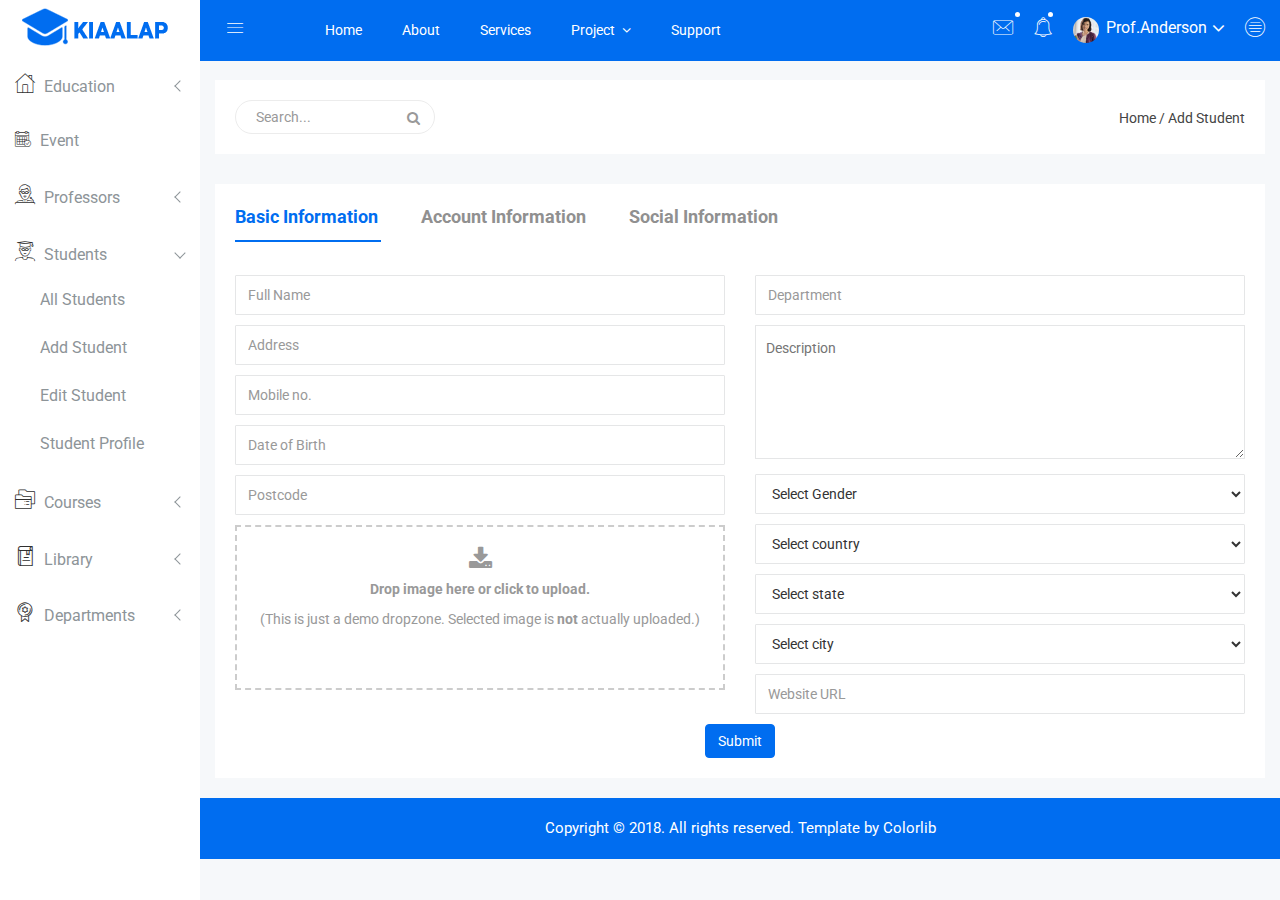
<file: EPlatform.WebUI/wwwroot/adminPanel/add-student.html>
<!doctype html>
<html class="no-js" lang="en">

<head>
    <meta charset="utf-8">
    <meta http-equiv="x-ua-compatible" content="ie=edge">
    <title>Add Student | Kiaalap - Kiaalap Admin Template</title>
    <meta name="description" content="">
    <meta name="viewport" content="width=device-width, initial-scale=1">
    <!-- favicon
		============================================ -->
    <link rel="shortcut icon" type="image/x-icon" href="img/favicon.ico">
    <!-- Google Fonts
		============================================ -->
    <link href="https://fonts.googleapis.com/css?family=Roboto:100,300,400,700,900" rel="stylesheet">
    <!-- Bootstrap CSS
		============================================ -->
    <link rel="stylesheet" href="css/bootstrap.min.css">
    <!-- Bootstrap CSS
		============================================ -->
    <link rel="stylesheet" href="css/font-awesome.min.css">
    <!-- owl.carousel CSS
		============================================ -->
    <link rel="stylesheet" href="css/owl.carousel.css">
    <link rel="stylesheet" href="css/owl.theme.css">
    <link rel="stylesheet" href="css/owl.transitions.css">
    <!-- animate CSS
		============================================ -->
    <link rel="stylesheet" href="css/animate.css">
    <!-- normalize CSS
		============================================ -->
    <link rel="stylesheet" href="css/normalize.css">
    <!-- meanmenu icon CSS
		============================================ -->
    <link rel="stylesheet" href="css/meanmenu.min.css">
    <!-- main CSS
		============================================ -->
    <link rel="stylesheet" href="css/main.css">
    <!-- educate icon CSS
		============================================ -->
    <link rel="stylesheet" href="css/educate-custon-icon.css">
    <!-- morrisjs CSS
		============================================ -->
    <link rel="stylesheet" href="css/morrisjs/morris.css">
    <!-- mCustomScrollbar CSS
		============================================ -->
    <link rel="stylesheet" href="css/scrollbar/jquery.mCustomScrollbar.min.css">
    <!-- metisMenu CSS
		============================================ -->
    <link rel="stylesheet" href="css/metisMenu/metisMenu.min.css">
    <link rel="stylesheet" href="css/metisMenu/metisMenu-vertical.css">
    <!-- calendar CSS
		============================================ -->
    <link rel="stylesheet" href="css/calendar/fullcalendar.min.css">
    <link rel="stylesheet" href="css/calendar/fullcalendar.print.min.css">
    <!-- forms CSS
		============================================ -->
    <link rel="stylesheet" href="css/form/all-type-forms.css">
    <!-- dropzone CSS
		============================================ -->
    <link rel="stylesheet" href="css/dropzone/dropzone.css">
    <!-- style CSS
		============================================ -->
    <link rel="stylesheet" href="style.css">
    <!-- responsive CSS
		============================================ -->
    <link rel="stylesheet" href="css/responsive.css">
    <!-- modernizr JS
		============================================ -->
    <script src="js/vendor/modernizr-2.8.3.min.js"></script>
</head>

<body>
    <!--[if lt IE 8]>
		<p class="browserupgrade">You are using an <strong>outdated</strong> browser. Please <a href="http://browsehappy.com/">upgrade your browser</a> to improve your experience.</p>
	<![endif]-->
    <!-- Start Left menu area -->
    <div class="left-sidebar-pro">
        <nav id="sidebar" class="">
            <div class="sidebar-header">
                <a href="index.html"><img class="main-logo" src="img/logo/logo.png" alt="" /></a>
                <strong><a href="index.html"><img src="img/logo/logosn.png" alt="" /></a></strong>
            </div>
            <div class="left-custom-menu-adp-wrap comment-scrollbar">
                <nav class="sidebar-nav left-sidebar-menu-pro">
                    <ul class="metismenu" id="menu1">
                        <li>
                            <a class="has-arrow" href="index.html">
								   <span class="educate-icon educate-home icon-wrap"></span>
								   <span class="mini-click-non">Education</span>
								</a>
                            <ul class="submenu-angle" aria-expanded="true">
                                <li><a title="Dashboard v.1" href="index.html"><span class="mini-sub-pro">Dashboard v.1</span></a></li>
                                <li><a title="Dashboard v.2" href="index-1.html"><span class="mini-sub-pro">Dashboard v.2</span></a></li>
                                <li><a title="Dashboard v.3" href="index-2.html"><span class="mini-sub-pro">Dashboard v.3</span></a></li>
                                <li><a title="Analytics" href="analytics.html"><span class="mini-sub-pro">Analytics</span></a></li>
                                <li><a title="Widgets" href="widgets.html"><span class="mini-sub-pro">Widgets</span></a></li>
                            </ul>
                        </li>
                        <li>
                            <a title="Landing Page" href="events.html" aria-expanded="false"><span class="educate-icon educate-event icon-wrap sub-icon-mg" aria-hidden="true"></span> <span class="mini-click-non">Event</span></a>
                        </li>
                        <li>
                            <a class="has-arrow" href="all-professors.html" aria-expanded="false"><span class="educate-icon educate-professor icon-wrap"></span> <span class="mini-click-non">Professors</span></a>
                            <ul class="submenu-angle" aria-expanded="false">
                                <li><a title="All Professors" href="all-professors.html"><span class="mini-sub-pro">All Professors</span></a></li>
                                <li><a title="Add Professor" href="add-professor.html"><span class="mini-sub-pro">Add Professor</span></a></li>
                                <li><a title="Edit Professor" href="edit-professor.html"><span class="mini-sub-pro">Edit Professor</span></a></li>
                                <li><a title="Professor Profile" href="professor-profile.html"><span class="mini-sub-pro">Professor Profile</span></a></li>
                            </ul>
                        </li>
                        <li class="active">
                            <a class="has-arrow" href="all-students.html" aria-expanded="false"><span class="educate-icon educate-student icon-wrap"></span> <span class="mini-click-non">Students</span></a>
                            <ul class="submenu-angle" aria-expanded="false">
                                <li><a title="All Students" href="all-students.html"><span class="mini-sub-pro">All Students</span></a></li>
                                <li><a title="Add Students" href="add-student.html"><span class="mini-sub-pro">Add Student</span></a></li>
                                <li><a title="Edit Students" href="edit-student.html"><span class="mini-sub-pro">Edit Student</span></a></li>
                                <li><a title="Students Profile" href="student-profile.html"><span class="mini-sub-pro">Student Profile</span></a></li>
                            </ul>
                        </li>
                        <li>
                            <a class="has-arrow" href="all-courses.html" aria-expanded="false"><span class="educate-icon educate-course icon-wrap"></span> <span class="mini-click-non">Courses</span></a>
                            <ul class="submenu-angle" aria-expanded="false">
                                <li><a title="All Courses" href="all-courses.html"><span class="mini-sub-pro">All Courses</span></a></li>
                                <li><a title="Add Courses" href="add-course.html"><span class="mini-sub-pro">Add Course</span></a></li>
                                <li><a title="Edit Courses" href="edit-course.html"><span class="mini-sub-pro">Edit Course</span></a></li>
                                <li><a title="Courses Profile" href="course-info.html"><span class="mini-sub-pro">Courses Info</span></a></li>
                                <li><a title="course Payment" href="course-payment.html"><span class="mini-sub-pro">Courses Payment</span></a></li>
                            </ul>
                        </li>
                        <li>
                            <a class="has-arrow" href="all-courses.html" aria-expanded="false"><span class="educate-icon educate-library icon-wrap"></span> <span class="mini-click-non">Library</span></a>
                            <ul class="submenu-angle" aria-expanded="false">
                                <li><a title="All Library" href="library-assets.html"><span class="mini-sub-pro">Library Assets</span></a></li>
                                <li><a title="Add Library" href="add-library-assets.html"><span class="mini-sub-pro">Add Library Asset</span></a></li>
                                <li><a title="Edit Library" href="edit-library-assets.html"><span class="mini-sub-pro">Edit Library Asset</span></a></li>
                            </ul>
                        </li>
                        <li>
                            <a class="has-arrow" href="all-courses.html" aria-expanded="false"><span class="educate-icon educate-department icon-wrap"></span> <span class="mini-click-non">Departments</span></a>
                            <ul class="submenu-angle" aria-expanded="false">
                                <li><a title="Departments List" href="departments.html"><span class="mini-sub-pro">Departments List</span></a></li>
                                <li><a title="Add Departments" href="add-department.html"><span class="mini-sub-pro">Add Departments</span></a></li>
                                <li><a title="Edit Departments" href="edit-department.html"><span class="mini-sub-pro">Edit Departments</span></a></li>
                            </ul>
                        </li>
                        <li>
                            <a class="has-arrow" href="mailbox.html" aria-expanded="false"><span class="educate-icon educate-message icon-wrap"></span> <span class="mini-click-non">Mailbox</span></a>
                            <ul class="submenu-angle" aria-expanded="false">
                                <li><a title="Inbox" href="mailbox.html"><span class="mini-sub-pro">Inbox</span></a></li>
                                <li><a title="View Mail" href="mailbox-view.html"><span class="mini-sub-pro">View Mail</span></a></li>
                                <li><a title="Compose Mail" href="mailbox-compose.html"><span class="mini-sub-pro">Compose Mail</span></a></li>
                            </ul>
                        </li>
                        <li>
                            <a class="has-arrow" href="mailbox.html" aria-expanded="false"><span class="educate-icon educate-interface icon-wrap"></span> <span class="mini-click-non">Interface</span></a>
                            <ul class="submenu-angle interface-mini-nb-dp" aria-expanded="false">
                                <li><a title="Google Map" href="google-map.html"><span class="mini-sub-pro">Google Map</span></a></li>
                                <li><a title="Data Maps" href="data-maps.html"><span class="mini-sub-pro">Data Maps</span></a></li>
                                <li><a title="Pdf Viewer" href="pdf-viewer.html"><span class="mini-sub-pro">Pdf Viewer</span></a></li>
                                <li><a title="X-Editable" href="x-editable.html"><span class="mini-sub-pro">X-Editable</span></a></li>
                                <li><a title="Code Editor" href="code-editor.html"><span class="mini-sub-pro">Code Editor</span></a></li>
                                <li><a title="Tree View" href="tree-view.html"><span class="mini-sub-pro">Tree View</span></a></li>
                                <li><a title="Preloader" href="preloader.html"><span class="mini-sub-pro">Preloader</span></a></li>
                                <li><a title="Images Cropper" href="images-cropper.html"><span class="mini-sub-pro">Images Cropper</span></a></li>
                            </ul>
                        </li>
                        <li>
                            <a class="has-arrow" href="mailbox.html" aria-expanded="false"><span class="educate-icon educate-charts icon-wrap"></span> <span class="mini-click-non">Charts</span></a>
                            <ul class="submenu-angle chart-mini-nb-dp" aria-expanded="false">
                                <li><a title="Bar Charts" href="bar-charts.html"><span class="mini-sub-pro">Bar Charts</span></a></li>
                                <li><a title="Line Charts" href="line-charts.html"><span class="mini-sub-pro">Line Charts</span></a></li>
                                <li><a title="Area Charts" href="area-charts.html"><span class="mini-sub-pro">Area Charts</span></a></li>
                                <li><a title="Rounded Charts" href="rounded-chart.html"><span class="mini-sub-pro">Rounded Charts</span></a></li>
                                <li><a title="C3 Charts" href="c3.html"><span class="mini-sub-pro">C3 Charts</span></a></li>
                                <li><a title="Sparkline Charts" href="sparkline.html"><span class="mini-sub-pro">Sparkline Charts</span></a></li>
                                <li><a title="Peity Charts" href="peity.html"><span class="mini-sub-pro">Peity Charts</span></a></li>
                            </ul>
                        </li>
                        <li>
                            <a class="has-arrow" href="mailbox.html" aria-expanded="false"><span class="educate-icon educate-data-table icon-wrap"></span> <span class="mini-click-non">Data Tables</span></a>
                            <ul class="submenu-angle" aria-expanded="false">
                                <li><a title="Peity Charts" href="static-table.html"><span class="mini-sub-pro">Static Table</span></a></li>
                                <li><a title="Data Table" href="data-table.html"><span class="mini-sub-pro">Data Table</span></a></li>
                            </ul>
                        </li>
                        <li>
                            <a class="has-arrow" href="mailbox.html" aria-expanded="false"><span class="educate-icon educate-form icon-wrap"></span> <span class="mini-click-non">Forms Elements</span></a>
                            <ul class="submenu-angle form-mini-nb-dp" aria-expanded="false">
                                <li><a title="Basic Form Elements" href="basic-form-element.html"><span class="mini-sub-pro">Bc Form Elements</span></a></li>
                                <li><a title="Advance Form Elements" href="advance-form-element.html"><span class="mini-sub-pro">Ad Form Elements</span></a></li>
                                <li><a title="Password Meter" href="password-meter.html"><span class="mini-sub-pro">Password Meter</span></a></li>
                                <li><a title="Multi Upload" href="multi-upload.html"><span class="mini-sub-pro">Multi Upload</span></a></li>
                                <li><a title="Text Editor" href="tinymc.html"><span class="mini-sub-pro">Text Editor</span></a></li>
                                <li><a title="Dual List Box" href="dual-list-box.html"><span class="mini-sub-pro">Dual List Box</span></a></li>
                            </ul>
                        </li>
                        <li>
                            <a class="has-arrow" href="mailbox.html" aria-expanded="false"><span class="educate-icon educate-apps icon-wrap"></span> <span class="mini-click-non">App views</span></a>
                            <ul class="submenu-angle app-mini-nb-dp" aria-expanded="false">
                                <li><a title="Notifications" href="notifications.html"><span class="mini-sub-pro">Notifications</span></a></li>
                                <li><a title="Alerts" href="alerts.html"><span class="mini-sub-pro">Alerts</span></a></li>
                                <li><a title="Modals" href="modals.html"><span class="mini-sub-pro">Modals</span></a></li>
                                <li><a title="Buttons" href="buttons.html"><span class="mini-sub-pro">Buttons</span></a></li>
                                <li><a title="Tabs" href="tabs.html"><span class="mini-sub-pro">Tabs</span></a></li>
                                <li><a title="Accordion" href="accordion.html"><span class="mini-sub-pro">Accordion</span></a></li>
                            </ul>
                        </li>
                        <li id="removable">
                            <a class="has-arrow" href="#" aria-expanded="false"><span class="educate-icon educate-pages icon-wrap"></span> <span class="mini-click-non">Pages</span></a>
                            <ul class="submenu-angle page-mini-nb-dp" aria-expanded="false">
                                <li><a title="Login" href="login.html"><span class="mini-sub-pro">Login</span></a></li>
                                <li><a title="Register" href="register.html"><span class="mini-sub-pro">Register</span></a></li>
                                <li><a title="Lock" href="lock.html"><span class="mini-sub-pro">Lock</span></a></li>
                                <li><a title="Password Recovery" href="password-recovery.html"><span class="mini-sub-pro">Password Recovery</span></a></li>
                                <li><a title="404 Page" href="404.html"><span class="mini-sub-pro">404 Page</span></a></li>
                                <li><a title="500 Page" href="500.html"><span class="mini-sub-pro">500 Page</span></a></li>
                            </ul>
                        </li>
                    </ul>
                </nav>
            </div>
        </nav>
    </div>
    <!-- End Left menu area -->
    <!-- Start Welcome area -->
    <div class="all-content-wrapper">
        <div class="container-fluid">
            <div class="row">
                <div class="col-lg-12 col-md-12 col-sm-12 col-xs-12">
                    <div class="logo-pro">
                        <a href="index.html"><img class="main-logo" src="img/logo/logo.png" alt="" /></a>
                    </div>
                </div>
            </div>
        </div>
        <div class="header-advance-area">
            <div class="header-top-area">
                <div class="container-fluid">
                    <div class="row">
                        <div class="col-lg-12 col-md-12 col-sm-12 col-xs-12">
                            <div class="header-top-wraper">
                                <div class="row">
                                    <div class="col-lg-1 col-md-0 col-sm-1 col-xs-12">
                                        <div class="menu-switcher-pro">
                                            <button type="button" id="sidebarCollapse" class="btn bar-button-pro header-drl-controller-btn btn-info navbar-btn">
													<i class="educate-icon educate-nav"></i>
												</button>
                                        </div>
                                    </div>
                                    <div class="col-lg-6 col-md-7 col-sm-6 col-xs-12">
                                        <div class="header-top-menu tabl-d-n">
                                            <ul class="nav navbar-nav mai-top-nav">
                                                <li class="nav-item"><a href="#" class="nav-link">Home</a>
                                                </li>
                                                <li class="nav-item"><a href="#" class="nav-link">About</a>
                                                </li>
                                                <li class="nav-item"><a href="#" class="nav-link">Services</a>
                                                </li>
                                                <li class="nav-item dropdown res-dis-nn">
                                                    <a href="#" data-toggle="dropdown" role="button" aria-expanded="false" class="nav-link dropdown-toggle">Project <span class="angle-down-topmenu"><i class="fa fa-angle-down"></i></span></a>
                                                    <div role="menu" class="dropdown-menu animated zoomIn">
                                                        <a href="#" class="dropdown-item">Documentation</a>
                                                        <a href="#" class="dropdown-item">Expert Backend</a>
                                                        <a href="#" class="dropdown-item">Expert FrontEnd</a>
                                                        <a href="#" class="dropdown-item">Contact Support</a>
                                                    </div>
                                                </li>
                                                <li class="nav-item"><a href="#" class="nav-link">Support</a>
                                                </li>
                                            </ul>
                                        </div>
                                    </div>
                                    <div class="col-lg-5 col-md-5 col-sm-12 col-xs-12">
                                        <div class="header-right-info">
                                            <ul class="nav navbar-nav mai-top-nav header-right-menu">
                                                <li class="nav-item dropdown">
                                                    <a href="#" data-toggle="dropdown" role="button" aria-expanded="false" class="nav-link dropdown-toggle"><i class="educate-icon educate-message edu-chat-pro" aria-hidden="true"></i><span class="indicator-ms"></span></a>
                                                    <div role="menu" class="author-message-top dropdown-menu animated zoomIn">
                                                        <div class="message-single-top">
                                                            <h1>Message</h1>
                                                        </div>
                                                        <ul class="message-menu">
                                                            <li>
                                                                <a href="#">
                                                                    <div class="message-img">
                                                                        <img src="img/contact/1.jpg" alt="">
                                                                    </div>
                                                                    <div class="message-content">
                                                                        <span class="message-date">16 Sept</span>
                                                                        <h2>Advanda Cro</h2>
                                                                        <p>Please done this project as soon possible.</p>
                                                                    </div>
                                                                </a>
                                                            </li>
                                                            <li>
                                                                <a href="#">
                                                                    <div class="message-img">
                                                                        <img src="img/contact/4.jpg" alt="">
                                                                    </div>
                                                                    <div class="message-content">
                                                                        <span class="message-date">16 Sept</span>
                                                                        <h2>Sulaiman din</h2>
                                                                        <p>Please done this project as soon possible.</p>
                                                                    </div>
                                                                </a>
                                                            </li>
                                                            <li>
                                                                <a href="#">
                                                                    <div class="message-img">
                                                                        <img src="img/contact/3.jpg" alt="">
                                                                    </div>
                                                                    <div class="message-content">
                                                                        <span class="message-date">16 Sept</span>
                                                                        <h2>Victor Jara</h2>
                                                                        <p>Please done this project as soon possible.</p>
                                                                    </div>
                                                                </a>
                                                            </li>
                                                            <li>
                                                                <a href="#">
                                                                    <div class="message-img">
                                                                        <img src="img/contact/2.jpg" alt="">
                                                                    </div>
                                                                    <div class="message-content">
                                                                        <span class="message-date">16 Sept</span>
                                                                        <h2>Victor Jara</h2>
                                                                        <p>Please done this project as soon possible.</p>
                                                                    </div>
                                                                </a>
                                                            </li>
                                                        </ul>
                                                        <div class="message-view">
                                                            <a href="#">View All Messages</a>
                                                        </div>
                                                    </div>
                                                </li>
                                                <li class="nav-item"><a href="#" data-toggle="dropdown" role="button" aria-expanded="false" class="nav-link dropdown-toggle"><i class="educate-icon educate-bell" aria-hidden="true"></i><span class="indicator-nt"></span></a>
                                                    <div role="menu" class="notification-author dropdown-menu animated zoomIn">
                                                        <div class="notification-single-top">
                                                            <h1>Notifications</h1>
                                                        </div>
                                                        <ul class="notification-menu">
                                                            <li>
                                                                <a href="#">
                                                                    <div class="notification-icon">
                                                                        <i class="educate-icon educate-checked edu-checked-pro admin-check-pro" aria-hidden="true"></i>
                                                                    </div>
                                                                    <div class="notification-content">
                                                                        <span class="notification-date">16 Sept</span>
                                                                        <h2>Advanda Cro</h2>
                                                                        <p>Please done this project as soon possible.</p>
                                                                    </div>
                                                                </a>
                                                            </li>
                                                            <li>
                                                                <a href="#">
                                                                    <div class="notification-icon">
                                                                        <i class="fa fa-cloud edu-cloud-computing-down" aria-hidden="true"></i>
                                                                    </div>
                                                                    <div class="notification-content">
                                                                        <span class="notification-date">16 Sept</span>
                                                                        <h2>Sulaiman din</h2>
                                                                        <p>Please done this project as soon possible.</p>
                                                                    </div>
                                                                </a>
                                                            </li>
                                                            <li>
                                                                <a href="#">
                                                                    <div class="notification-icon">
                                                                        <i class="fa fa-eraser edu-shield" aria-hidden="true"></i>
                                                                    </div>
                                                                    <div class="notification-content">
                                                                        <span class="notification-date">16 Sept</span>
                                                                        <h2>Victor Jara</h2>
                                                                        <p>Please done this project as soon possible.</p>
                                                                    </div>
                                                                </a>
                                                            </li>
                                                            <li>
                                                                <a href="#">
                                                                    <div class="notification-icon">
                                                                        <i class="fa fa-line-chart edu-analytics-arrow" aria-hidden="true"></i>
                                                                    </div>
                                                                    <div class="notification-content">
                                                                        <span class="notification-date">16 Sept</span>
                                                                        <h2>Victor Jara</h2>
                                                                        <p>Please done this project as soon possible.</p>
                                                                    </div>
                                                                </a>
                                                            </li>
                                                        </ul>
                                                        <div class="notification-view">
                                                            <a href="#">View All Notification</a>
                                                        </div>
                                                    </div>
                                                </li>
                                                <li class="nav-item">
                                                    <a href="#" data-toggle="dropdown" role="button" aria-expanded="false" class="nav-link dropdown-toggle">
															<img src="img/product/pro4.jpg" alt="" />
															<span class="admin-name">Prof.Anderson</span>
															<i class="fa fa-angle-down edu-icon edu-down-arrow"></i>
														</a>
                                                    <ul role="menu" class="dropdown-header-top author-log dropdown-menu animated zoomIn">
                                                        <li><a href="#"><span class="edu-icon edu-home-admin author-log-ic"></span>My Account</a>
                                                        </li>
                                                        <li><a href="#"><span class="edu-icon edu-user-rounded author-log-ic"></span>My Profile</a>
                                                        </li>
                                                        <li><a href="#"><span class="edu-icon edu-money author-log-ic"></span>User Billing</a>
                                                        </li>
                                                        <li><a href="#"><span class="edu-icon edu-settings author-log-ic"></span>Settings</a>
                                                        </li>
                                                        <li><a href="#"><span class="edu-icon edu-locked author-log-ic"></span>Log Out</a>
                                                        </li>
                                                    </ul>
                                                </li>
                                                <li class="nav-item nav-setting-open"><a href="#" data-toggle="dropdown" role="button" aria-expanded="false" class="nav-link dropdown-toggle"><i class="educate-icon educate-menu"></i></a>

                                                    <div role="menu" class="admintab-wrap menu-setting-wrap menu-setting-wrap-bg dropdown-menu animated zoomIn">
                                                        <ul class="nav nav-tabs custon-set-tab">
                                                            <li class="active"><a data-toggle="tab" href="#Notes">Notes</a>
                                                            </li>
                                                            <li><a data-toggle="tab" href="#Projects">Projects</a>
                                                            </li>
                                                            <li><a data-toggle="tab" href="#Settings">Settings</a>
                                                            </li>
                                                        </ul>

                                                        <div class="tab-content custom-bdr-nt">
                                                            <div id="Notes" class="tab-pane fade in active">
                                                                <div class="notes-area-wrap">
                                                                    <div class="note-heading-indicate">
                                                                        <h2><i class="fa fa-comments-o"></i> Latest Notes</h2>
                                                                        <p>You have 10 new message.</p>
                                                                    </div>
                                                                    <div class="notes-list-area notes-menu-scrollbar">
                                                                        <ul class="notes-menu-list">
                                                                            <li>
                                                                                <a href="#">
                                                                                    <div class="notes-list-flow">
                                                                                        <div class="notes-img">
                                                                                            <img src="img/contact/4.jpg" alt="" />
                                                                                        </div>
                                                                                        <div class="notes-content">
                                                                                            <p> The point of using Lorem Ipsum is that it has a more-or-less normal.</p>
                                                                                            <span>Yesterday 2:45 pm</span>
                                                                                        </div>
                                                                                    </div>
                                                                                </a>
                                                                            </li>
                                                                            <li>
                                                                                <a href="#">
                                                                                    <div class="notes-list-flow">
                                                                                        <div class="notes-img">
                                                                                            <img src="img/contact/1.jpg" alt="" />
                                                                                        </div>
                                                                                        <div class="notes-content">
                                                                                            <p> The point of using Lorem Ipsum is that it has a more-or-less normal.</p>
                                                                                            <span>Yesterday 2:45 pm</span>
                                                                                        </div>
                                                                                    </div>
                                                                                </a>
                                                                            </li>
                                                                            <li>
                                                                                <a href="#">
                                                                                    <div class="notes-list-flow">
                                                                                        <div class="notes-img">
                                                                                            <img src="img/contact/2.jpg" alt="" />
                                                                                        </div>
                                                                                        <div class="notes-content">
                                                                                            <p> The point of using Lorem Ipsum is that it has a more-or-less normal.</p>
                                                                                            <span>Yesterday 2:45 pm</span>
                                                                                        </div>
                                                                                    </div>
                                                                                </a>
                                                                            </li>
                                                                            <li>
                                                                                <a href="#">
                                                                                    <div class="notes-list-flow">
                                                                                        <div class="notes-img">
                                                                                            <img src="img/contact/3.jpg" alt="" />
                                                                                        </div>
                                                                                        <div class="notes-content">
                                                                                            <p> The point of using Lorem Ipsum is that it has a more-or-less normal.</p>
                                                                                            <span>Yesterday 2:45 pm</span>
                                                                                        </div>
                                                                                    </div>
                                                                                </a>
                                                                            </li>
                                                                            <li>
                                                                                <a href="#">
                                                                                    <div class="notes-list-flow">
                                                                                        <div class="notes-img">
                                                                                            <img src="img/contact/4.jpg" alt="" />
                                                                                        </div>
                                                                                        <div class="notes-content">
                                                                                            <p> The point of using Lorem Ipsum is that it has a more-or-less normal.</p>
                                                                                            <span>Yesterday 2:45 pm</span>
                                                                                        </div>
                                                                                    </div>
                                                                                </a>
                                                                            </li>
                                                                            <li>
                                                                                <a href="#">
                                                                                    <div class="notes-list-flow">
                                                                                        <div class="notes-img">
                                                                                            <img src="img/contact/1.jpg" alt="" />
                                                                                        </div>
                                                                                        <div class="notes-content">
                                                                                            <p> The point of using Lorem Ipsum is that it has a more-or-less normal.</p>
                                                                                            <span>Yesterday 2:45 pm</span>
                                                                                        </div>
                                                                                    </div>
                                                                                </a>
                                                                            </li>
                                                                            <li>
                                                                                <a href="#">
                                                                                    <div class="notes-list-flow">
                                                                                        <div class="notes-img">
                                                                                            <img src="img/contact/2.jpg" alt="" />
                                                                                        </div>
                                                                                        <div class="notes-content">
                                                                                            <p> The point of using Lorem Ipsum is that it has a more-or-less normal.</p>
                                                                                            <span>Yesterday 2:45 pm</span>
                                                                                        </div>
                                                                                    </div>
                                                                                </a>
                                                                            </li>
                                                                            <li>
                                                                                <a href="#">
                                                                                    <div class="notes-list-flow">
                                                                                        <div class="notes-img">
                                                                                            <img src="img/contact/1.jpg" alt="" />
                                                                                        </div>
                                                                                        <div class="notes-content">
                                                                                            <p> The point of using Lorem Ipsum is that it has a more-or-less normal.</p>
                                                                                            <span>Yesterday 2:45 pm</span>
                                                                                        </div>
                                                                                    </div>
                                                                                </a>
                                                                            </li>
                                                                            <li>
                                                                                <a href="#">
                                                                                    <div class="notes-list-flow">
                                                                                        <div class="notes-img">
                                                                                            <img src="img/contact/2.jpg" alt="" />
                                                                                        </div>
                                                                                        <div class="notes-content">
                                                                                            <p> The point of using Lorem Ipsum is that it has a more-or-less normal.</p>
                                                                                            <span>Yesterday 2:45 pm</span>
                                                                                        </div>
                                                                                    </div>
                                                                                </a>
                                                                            </li>
                                                                            <li>
                                                                                <a href="#">
                                                                                    <div class="notes-list-flow">
                                                                                        <div class="notes-img">
                                                                                            <img src="img/contact/3.jpg" alt="" />
                                                                                        </div>
                                                                                        <div class="notes-content">
                                                                                            <p> The point of using Lorem Ipsum is that it has a more-or-less normal.</p>
                                                                                            <span>Yesterday 2:45 pm</span>
                                                                                        </div>
                                                                                    </div>
                                                                                </a>
                                                                            </li>
                                                                        </ul>
                                                                    </div>
                                                                </div>
                                                            </div>
                                                            <div id="Projects" class="tab-pane fade">
                                                                <div class="projects-settings-wrap">
                                                                    <div class="note-heading-indicate">
                                                                        <h2><i class="fa fa-cube"></i> Latest projects</h2>
                                                                        <p> You have 20 projects. 5 not completed.</p>
                                                                    </div>
                                                                    <div class="project-st-list-area project-st-menu-scrollbar">
                                                                        <ul class="projects-st-menu-list">
                                                                            <li>
                                                                                <a href="#">
                                                                                    <div class="project-list-flow">
                                                                                        <div class="projects-st-heading">
                                                                                            <h2>Web Development</h2>
                                                                                            <p> The point of using Lorem Ipsum is that it has a more or less normal.</p>
                                                                                            <span class="project-st-time">1 hours ago</span>
                                                                                        </div>
                                                                                        <div class="projects-st-content">
                                                                                            <p>Completion with: 28%</p>
                                                                                            <div class="progress progress-mini">
                                                                                                <div style="width: 28%;" class="progress-bar progress-bar-danger hd-tp-1"></div>
                                                                                            </div>
                                                                                            <p>Project end: 4:00 pm - 12.06.2014</p>
                                                                                        </div>
                                                                                    </div>
                                                                                </a>
                                                                            </li>
                                                                            <li>
                                                                                <a href="#">
                                                                                    <div class="project-list-flow">
                                                                                        <div class="projects-st-heading">
                                                                                            <h2>Software Development</h2>
                                                                                            <p> The point of using Lorem Ipsum is that it has a more or less normal.</p>
                                                                                            <span class="project-st-time">2 hours ago</span>
                                                                                        </div>
                                                                                        <div class="projects-st-content project-rating-cl">
                                                                                            <p>Completion with: 68%</p>
                                                                                            <div class="progress progress-mini">
                                                                                                <div style="width: 68%;" class="progress-bar hd-tp-2"></div>
                                                                                            </div>
                                                                                            <p>Project end: 4:00 pm - 12.06.2014</p>
                                                                                        </div>
                                                                                    </div>
                                                                                </a>
                                                                            </li>
                                                                            <li>
                                                                                <a href="#">
                                                                                    <div class="project-list-flow">
                                                                                        <div class="projects-st-heading">
                                                                                            <h2>Graphic Design</h2>
                                                                                            <p> The point of using Lorem Ipsum is that it has a more or less normal.</p>
                                                                                            <span class="project-st-time">3 hours ago</span>
                                                                                        </div>
                                                                                        <div class="projects-st-content">
                                                                                            <p>Completion with: 78%</p>
                                                                                            <div class="progress progress-mini">
                                                                                                <div style="width: 78%;" class="progress-bar hd-tp-3"></div>
                                                                                            </div>
                                                                                            <p>Project end: 4:00 pm - 12.06.2014</p>
                                                                                        </div>
                                                                                    </div>
                                                                                </a>
                                                                            </li>
                                                                            <li>
                                                                                <a href="#">
                                                                                    <div class="project-list-flow">
                                                                                        <div class="projects-st-heading">
                                                                                            <h2>Web Design</h2>
                                                                                            <p> The point of using Lorem Ipsum is that it has a more or less normal.</p>
                                                                                            <span class="project-st-time">4 hours ago</span>
                                                                                        </div>
                                                                                        <div class="projects-st-content project-rating-cl2">
                                                                                            <p>Completion with: 38%</p>
                                                                                            <div class="progress progress-mini">
                                                                                                <div style="width: 38%;" class="progress-bar progress-bar-danger hd-tp-4"></div>
                                                                                            </div>
                                                                                            <p>Project end: 4:00 pm - 12.06.2014</p>
                                                                                        </div>
                                                                                    </div>
                                                                                </a>
                                                                            </li>
                                                                            <li>
                                                                                <a href="#">
                                                                                    <div class="project-list-flow">
                                                                                        <div class="projects-st-heading">
                                                                                            <h2>Business Card</h2>
                                                                                            <p> The point of using Lorem Ipsum is that it has a more or less normal.</p>
                                                                                            <span class="project-st-time">5 hours ago</span>
                                                                                        </div>
                                                                                        <div class="projects-st-content">
                                                                                            <p>Completion with: 28%</p>
                                                                                            <div class="progress progress-mini">
                                                                                                <div style="width: 28%;" class="progress-bar progress-bar-danger hd-tp-5"></div>
                                                                                            </div>
                                                                                            <p>Project end: 4:00 pm - 12.06.2014</p>
                                                                                        </div>
                                                                                    </div>
                                                                                </a>
                                                                            </li>
                                                                            <li>
                                                                                <a href="#">
                                                                                    <div class="project-list-flow">
                                                                                        <div class="projects-st-heading">
                                                                                            <h2>Ecommerce Business</h2>
                                                                                            <p> The point of using Lorem Ipsum is that it has a more or less normal.</p>
                                                                                            <span class="project-st-time">6 hours ago</span>
                                                                                        </div>
                                                                                        <div class="projects-st-content project-rating-cl">
                                                                                            <p>Completion with: 68%</p>
                                                                                            <div class="progress progress-mini">
                                                                                                <div style="width: 68%;" class="progress-bar hd-tp-6"></div>
                                                                                            </div>
                                                                                            <p>Project end: 4:00 pm - 12.06.2014</p>
                                                                                        </div>
                                                                                    </div>
                                                                                </a>
                                                                            </li>
                                                                            <li>
                                                                                <a href="#">
                                                                                    <div class="project-list-flow">
                                                                                        <div class="projects-st-heading">
                                                                                            <h2>Woocommerce Plugin</h2>
                                                                                            <p> The point of using Lorem Ipsum is that it has a more or less normal.</p>
                                                                                            <span class="project-st-time">7 hours ago</span>
                                                                                        </div>
                                                                                        <div class="projects-st-content">
                                                                                            <p>Completion with: 78%</p>
                                                                                            <div class="progress progress-mini">
                                                                                                <div style="width: 78%;" class="progress-bar"></div>
                                                                                            </div>
                                                                                            <p>Project end: 4:00 pm - 12.06.2014</p>
                                                                                        </div>
                                                                                    </div>
                                                                                </a>
                                                                            </li>
                                                                            <li>
                                                                                <a href="#">
                                                                                    <div class="project-list-flow">
                                                                                        <div class="projects-st-heading">
                                                                                            <h2>Wordpress Theme</h2>
                                                                                            <p> The point of using Lorem Ipsum is that it has a more or less normal.</p>
                                                                                            <span class="project-st-time">9 hours ago</span>
                                                                                        </div>
                                                                                        <div class="projects-st-content project-rating-cl2">
                                                                                            <p>Completion with: 38%</p>
                                                                                            <div class="progress progress-mini">
                                                                                                <div style="width: 38%;" class="progress-bar progress-bar-danger"></div>
                                                                                            </div>
                                                                                            <p>Project end: 4:00 pm - 12.06.2014</p>
                                                                                        </div>
                                                                                    </div>
                                                                                </a>
                                                                            </li>
                                                                        </ul>
                                                                    </div>
                                                                </div>
                                                            </div>
                                                            <div id="Settings" class="tab-pane fade">
                                                                <div class="setting-panel-area">
                                                                    <div class="note-heading-indicate">
                                                                        <h2><i class="fa fa-gears"></i> Settings Panel</h2>
                                                                        <p> You have 20 Settings. 5 not completed.</p>
                                                                    </div>
                                                                    <ul class="setting-panel-list">
                                                                        <li>
                                                                            <div class="checkbox-setting-pro">
                                                                                <div class="checkbox-title-pro">
                                                                                    <h2>Show notifications</h2>
                                                                                    <div class="ts-custom-check">
                                                                                        <div class="onoffswitch">
                                                                                            <input type="checkbox" name="collapsemenu" class="onoffswitch-checkbox" id="example">
                                                                                            <label class="onoffswitch-label" for="example">
																									<span class="onoffswitch-inner"></span>
																									<span class="onoffswitch-switch"></span>
																								</label>
                                                                                        </div>
                                                                                    </div>
                                                                                </div>
                                                                            </div>
                                                                        </li>
                                                                        <li>
                                                                            <div class="checkbox-setting-pro">
                                                                                <div class="checkbox-title-pro">
                                                                                    <h2>Disable Chat</h2>
                                                                                    <div class="ts-custom-check">
                                                                                        <div class="onoffswitch">
                                                                                            <input type="checkbox" name="collapsemenu" class="onoffswitch-checkbox" id="example3">
                                                                                            <label class="onoffswitch-label" for="example3">
																									<span class="onoffswitch-inner"></span>
																									<span class="onoffswitch-switch"></span>
																								</label>
                                                                                        </div>
                                                                                    </div>
                                                                                </div>
                                                                            </div>
                                                                        </li>
                                                                        <li>
                                                                            <div class="checkbox-setting-pro">
                                                                                <div class="checkbox-title-pro">
                                                                                    <h2>Enable history</h2>
                                                                                    <div class="ts-custom-check">
                                                                                        <div class="onoffswitch">
                                                                                            <input type="checkbox" name="collapsemenu" class="onoffswitch-checkbox" id="example4">
                                                                                            <label class="onoffswitch-label" for="example4">
																									<span class="onoffswitch-inner"></span>
																									<span class="onoffswitch-switch"></span>
																								</label>
                                                                                        </div>
                                                                                    </div>
                                                                                </div>
                                                                            </div>
                                                                        </li>
                                                                        <li>
                                                                            <div class="checkbox-setting-pro">
                                                                                <div class="checkbox-title-pro">
                                                                                    <h2>Show charts</h2>
                                                                                    <div class="ts-custom-check">
                                                                                        <div class="onoffswitch">
                                                                                            <input type="checkbox" name="collapsemenu" class="onoffswitch-checkbox" id="example7">
                                                                                            <label class="onoffswitch-label" for="example7">
																									<span class="onoffswitch-inner"></span>
																									<span class="onoffswitch-switch"></span>
																								</label>
                                                                                        </div>
                                                                                    </div>
                                                                                </div>
                                                                            </div>
                                                                        </li>
                                                                        <li>
                                                                            <div class="checkbox-setting-pro">
                                                                                <div class="checkbox-title-pro">
                                                                                    <h2>Update everyday</h2>
                                                                                    <div class="ts-custom-check">
                                                                                        <div class="onoffswitch">
                                                                                            <input type="checkbox" name="collapsemenu" checked="" class="onoffswitch-checkbox" id="example2">
                                                                                            <label class="onoffswitch-label" for="example2">
																									<span class="onoffswitch-inner"></span>
																									<span class="onoffswitch-switch"></span>
																								</label>
                                                                                        </div>
                                                                                    </div>
                                                                                </div>
                                                                            </div>
                                                                        </li>
                                                                        <li>
                                                                            <div class="checkbox-setting-pro">
                                                                                <div class="checkbox-title-pro">
                                                                                    <h2>Global search</h2>
                                                                                    <div class="ts-custom-check">
                                                                                        <div class="onoffswitch">
                                                                                            <input type="checkbox" name="collapsemenu" checked="" class="onoffswitch-checkbox" id="example6">
                                                                                            <label class="onoffswitch-label" for="example6">
																									<span class="onoffswitch-inner"></span>
																									<span class="onoffswitch-switch"></span>
																								</label>
                                                                                        </div>
                                                                                    </div>
                                                                                </div>
                                                                            </div>
                                                                        </li>
                                                                        <li>
                                                                            <div class="checkbox-setting-pro">
                                                                                <div class="checkbox-title-pro">
                                                                                    <h2>Offline users</h2>
                                                                                    <div class="ts-custom-check">
                                                                                        <div class="onoffswitch">
                                                                                            <input type="checkbox" name="collapsemenu" checked="" class="onoffswitch-checkbox" id="example5">
                                                                                            <label class="onoffswitch-label" for="example5">
																									<span class="onoffswitch-inner"></span>
																									<span class="onoffswitch-switch"></span>
																								</label>
                                                                                        </div>
                                                                                    </div>
                                                                                </div>
                                                                            </div>
                                                                        </li>
                                                                    </ul>

                                                                </div>
                                                            </div>
                                                        </div>
                                                    </div>
                                                </li>
                                            </ul>
                                        </div>
                                    </div>
                                </div>
                            </div>
                        </div>
                    </div>
                </div>
            </div>
            <!-- Mobile Menu start -->
            <div class="mobile-menu-area">
                <div class="container">
                    <div class="row">
                        <div class="col-lg-12 col-md-12 col-sm-12 col-xs-12">
                            <div class="mobile-menu">
                                <nav id="dropdown">
                                    <ul class="mobile-menu-nav">
                                        <li><a data-toggle="collapse" data-target="#Charts" href="#">Home <span class="admin-project-icon edu-icon edu-down-arrow"></span></a>
                                            <ul class="collapse dropdown-header-top">
                                                <li><a href="index.html">Dashboard v.1</a></li>
                                                <li><a href="index-1.html">Dashboard v.2</a></li>
                                                <li><a href="index-3.html">Dashboard v.3</a></li>
                                                <li><a href="analytics.html">Analytics</a></li>
                                                <li><a href="widgets.html">Widgets</a></li>
                                            </ul>
                                        </li>
                                        <li><a href="events.html">Event</a></li>
                                        <li><a data-toggle="collapse" data-target="#demoevent" href="#">Professors <span class="admin-project-icon edu-icon edu-down-arrow"></span></a>
                                            <ul id="demoevent" class="collapse dropdown-header-top">
                                                <li><a href="all-professors.html">All Professors</a>
                                                </li>
                                                <li><a href="add-professor.html">Add Professor</a>
                                                </li>
                                                <li><a href="edit-professor.html">Edit Professor</a>
                                                </li>
                                                <li><a href="professor-profile.html">Professor Profile</a>
                                                </li>
                                            </ul>
                                        </li>
                                        <li><a data-toggle="collapse" data-target="#demopro" href="#">Students <span class="admin-project-icon edu-icon edu-down-arrow"></span></a>
                                            <ul id="demopro" class="collapse dropdown-header-top">
                                                <li><a href="all-students.html">All Students</a>
                                                </li>
                                                <li><a href="add-student.html">Add Student</a>
                                                </li>
                                                <li><a href="edit-student.html">Edit Student</a>
                                                </li>
                                                <li><a href="student-profile.html">Student Profile</a>
                                                </li>
                                            </ul>
                                        </li>
                                        <li><a data-toggle="collapse" data-target="#democrou" href="#">Courses <span class="admin-project-icon edu-icon edu-down-arrow"></span></a>
                                            <ul id="democrou" class="collapse dropdown-header-top">
                                                <li><a href="all-courses.html">All Courses</a>
                                                </li>
                                                <li><a href="add-course.html">Add Course</a>
                                                </li>
                                                <li><a href="edit-course.html">Edit Course</a>
                                                </li>
                                                <li><a href="course-profile.html">Courses Info</a>
                                                </li>
                                                <li><a href="course-payment.html">Courses Payment</a>
                                                </li>
                                            </ul>
                                        </li>
                                        <li><a data-toggle="collapse" data-target="#demolibra" href="#">Library <span class="admin-project-icon edu-icon edu-down-arrow"></span></a>
                                            <ul id="demolibra" class="collapse dropdown-header-top">
                                                <li><a href="library-assets.html">Library Assets</a>
                                                </li>
                                                <li><a href="add-library-assets.html">Add Library Asset</a>
                                                </li>
                                                <li><a href="edit-library-assets.html">Edit Library Asset</a>
                                                </li>
                                            </ul>
                                        </li>
                                        <li><a data-toggle="collapse" data-target="#demodepart" href="#">Departments <span class="admin-project-icon edu-icon edu-down-arrow"></span></a>
                                            <ul id="demodepart" class="collapse dropdown-header-top">
                                                <li><a href="departments.html">Departments List</a>
                                                </li>
                                                <li><a href="add-department.html">Add Departments</a>
                                                </li>
                                                <li><a href="edit-department.html">Edit Departments</a>
                                                </li>
                                            </ul>
                                        </li>
                                        <li><a data-toggle="collapse" data-target="#demomi" href="#">Mailbox <span class="admin-project-icon edu-icon edu-down-arrow"></span></a>
                                            <ul id="demomi" class="collapse dropdown-header-top">
                                                <li><a href="mailbox.html">Inbox</a>
                                                </li>
                                                <li><a href="mailbox-view.html">View Mail</a>
                                                </li>
                                                <li><a href="mailbox-compose.html">Compose Mail</a>
                                                </li>
                                            </ul>
                                        </li>
                                        <li><a data-toggle="collapse" data-target="#Miscellaneousmob" href="#">Interface <span class="admin-project-icon edu-icon edu-down-arrow"></span></a>
                                            <ul id="Miscellaneousmob" class="collapse dropdown-header-top">
                                                <li><a href="google-map.html">Google Map</a>
                                                </li>
                                                <li><a href="data-maps.html">Data Maps</a>
                                                </li>
                                                <li><a href="pdf-viewer.html">Pdf Viewer</a>
                                                </li>
                                                <li><a href="x-editable.html">X-Editable</a>
                                                </li>
                                                <li><a href="code-editor.html">Code Editor</a>
                                                </li>
                                                <li><a href="tree-view.html">Tree View</a>
                                                </li>
                                                <li><a href="preloader.html">Preloader</a>
                                                </li>
                                                <li><a href="images-cropper.html">Images Cropper</a>
                                                </li>
                                            </ul>
                                        </li>
                                        <li><a data-toggle="collapse" data-target="#Chartsmob" href="#">Charts <span class="admin-project-icon edu-icon edu-down-arrow"></span></a>
                                            <ul id="Chartsmob" class="collapse dropdown-header-top">
                                                <li><a href="bar-charts.html">Bar Charts</a>
                                                </li>
                                                <li><a href="line-charts.html">Line Charts</a>
                                                </li>
                                                <li><a href="area-charts.html">Area Charts</a>
                                                </li>
                                                <li><a href="rounded-chart.html">Rounded Charts</a>
                                                </li>
                                                <li><a href="c3.html">C3 Charts</a>
                                                </li>
                                                <li><a href="sparkline.html">Sparkline Charts</a>
                                                </li>
                                                <li><a href="peity.html">Peity Charts</a>
                                                </li>
                                            </ul>
                                        </li>
                                        <li><a data-toggle="collapse" data-target="#Tablesmob" href="#">Tables <span class="admin-project-icon edu-icon edu-down-arrow"></span></a>
                                            <ul id="Tablesmob" class="collapse dropdown-header-top">
                                                <li><a href="static-table.html">Static Table</a>
                                                </li>
                                                <li><a href="data-table.html">Data Table</a>
                                                </li>
                                            </ul>
                                        </li>
                                        <li><a data-toggle="collapse" data-target="#formsmob" href="#">Forms <span class="admin-project-icon edu-icon edu-down-arrow"></span></a>
                                            <ul id="formsmob" class="collapse dropdown-header-top">
                                                <li><a href="basic-form-element.html">Basic Form Elements</a>
                                                </li>
                                                <li><a href="advance-form-element.html">Advanced Form Elements</a>
                                                </li>
                                                <li><a href="password-meter.html">Password Meter</a>
                                                </li>
                                                <li><a href="multi-upload.html">Multi Upload</a>
                                                </li>
                                                <li><a href="tinymc.html">Text Editor</a>
                                                </li>
                                                <li><a href="dual-list-box.html">Dual List Box</a>
                                                </li>
                                            </ul>
                                        </li>
                                        <li><a data-toggle="collapse" data-target="#Appviewsmob" href="#">App views <span class="admin-project-icon edu-icon edu-down-arrow"></span></a>
                                            <ul id="Appviewsmob" class="collapse dropdown-header-top">
                                                <li><a href="basic-form-element.html">Basic Form Elements</a>
                                                </li>
                                                <li><a href="advance-form-element.html">Advanced Form Elements</a>
                                                </li>
                                                <li><a href="password-meter.html">Password Meter</a>
                                                </li>
                                                <li><a href="multi-upload.html">Multi Upload</a>
                                                </li>
                                                <li><a href="tinymc.html">Text Editor</a>
                                                </li>
                                                <li><a href="dual-list-box.html">Dual List Box</a>
                                                </li>
                                            </ul>
                                        </li>
                                        <li><a data-toggle="collapse" data-target="#Pagemob" href="#">Pages <span class="admin-project-icon edu-icon edu-down-arrow"></span></a>
                                            <ul id="Pagemob" class="collapse dropdown-header-top">
                                                <li><a href="login.html">Login</a>
                                                </li>
                                                <li><a href="register.html">Register</a>
                                                </li>
                                                <li><a href="lock.html">Lock</a>
                                                </li>
                                                <li><a href="password-recovery.html">Password Recovery</a>
                                                </li>
                                                <li><a href="404.html">404 Page</a></li>
                                                <li><a href="500.html">500 Page</a></li>
                                            </ul>
                                        </li>
                                    </ul>
                                </nav>
                            </div>
                        </div>
                    </div>
                </div>
            </div>
            <!-- Mobile Menu end -->
            <div class="breadcome-area">
                <div class="container-fluid">
                    <div class="row">
                        <div class="col-lg-12 col-md-12 col-sm-12 col-xs-12">
                            <div class="breadcome-list single-page-breadcome">
                                <div class="row">
                                    <div class="col-lg-6 col-md-6 col-sm-6 col-xs-12">
                                        <div class="breadcome-heading">
                                            <form role="search" class="sr-input-func">
                                                <input type="text" placeholder="Search..." class="search-int form-control">
                                                <a href="#"><i class="fa fa-search"></i></a>
                                            </form>
                                        </div>
                                    </div>
                                    <div class="col-lg-6 col-md-6 col-sm-6 col-xs-12">
                                        <ul class="breadcome-menu">
                                            <li><a href="#">Home</a> <span class="bread-slash">/</span>
                                            </li>
                                            <li><span class="bread-blod">Add Student</span>
                                            </li>
                                        </ul>
                                    </div>
                                </div>
                            </div>
                        </div>
                    </div>
                </div>
            </div>
        </div>
        <!-- Single pro tab review Start-->
        <div class="single-pro-review-area mt-t-30 mg-b-15">
            <div class="container-fluid">
                <div class="row">
                    <div class="col-lg-12 col-md-12 col-sm-12 col-xs-12">
                        <div class="product-payment-inner-st">
                            <ul id="myTabedu1" class="tab-review-design">
                                <li class="active"><a href="#description">Basic Information</a></li>
                                <li><a href="#reviews"> Account Information</a></li>
                                <li><a href="#INFORMATION">Social Information</a></li>
                            </ul>
                            <div id="myTabContent" class="tab-content custom-product-edit">
                                <div class="product-tab-list tab-pane fade active in" id="description">
                                    <div class="row">
                                        <div class="col-lg-12 col-md-12 col-sm-12 col-xs-12">
                                            <div class="review-content-section">
                                                <div id="dropzone1" class="pro-ad">
                                                    <form action="/upload" class="dropzone dropzone-custom needsclick add-professors" id="demo1-upload">
                                                        <div class="row">
                                                            <div class="col-lg-6 col-md-6 col-sm-6 col-xs-12">
                                                                <div class="form-group">
                                                                    <input name="firstname" type="text" class="form-control" placeholder="Full Name">
                                                                </div>
                                                                <div class="form-group">
                                                                    <input name="address" type="text" class="form-control" placeholder="Address">
                                                                </div>
                                                                <div class="form-group">
                                                                    <input name="mobileno" type="number" class="form-control" placeholder="Mobile no.">
                                                                </div>
                                                                <div class="form-group">
                                                                    <input name="finish" id="finish" type="text" class="form-control" placeholder="Date of Birth">
                                                                </div>
                                                                <div class="form-group">
                                                                    <input name="postcode" id="postcode" type="text" class="form-control" placeholder="Postcode">
                                                                </div>
                                                                <div class="form-group alert-up-pd">
                                                                    <div class="dz-message needsclick download-custom">
                                                                        <i class="fa fa-download edudropnone" aria-hidden="true"></i>
                                                                        <h2 class="edudropnone">Drop image here or click to upload.</h2>
                                                                        <p class="edudropnone"><span class="note needsclick">(This is just a demo dropzone. Selected image is <strong>not</strong> actually uploaded.)</span>
                                                                        </p>
                                                                        <input name="imageico" class="hd-pro-img" type="text" />
                                                                    </div>
                                                                </div>
                                                            </div>
                                                            <div class="col-lg-6 col-md-6 col-sm-6 col-xs-12">
                                                                <div class="form-group">
                                                                    <input name="department" type="text" class="form-control" placeholder="Department">
                                                                </div>
                                                                <div class="form-group res-mg-t-15">
                                                                    <textarea name="description" placeholder="Description"></textarea>
                                                                </div>
                                                                <div class="form-group">
                                                                    <select name="gender" class="form-control">
																		<option value="none" selected="" disabled="">Select Gender</option>
																		<option value="0">Male</option>
																		<option value="1">Female</option>
																	</select>
                                                                </div>
                                                                <div class="form-group">
                                                                    <select name="country" class="form-control">
																			<option value="none" selected="" disabled="">Select country</option>
																			<option value="0">India</option>
																			<option value="1">Pakistan</option>
																			<option value="2">Amerika</option>
																			<option value="3">China</option>
																			<option value="4">Dubai</option>
																			<option value="5">Nepal</option>
																		</select>
                                                                </div>
                                                                <div class="form-group">
                                                                    <select name="state" class="form-control">
																			<option value="none" selected="" disabled="">Select state</option>
																			<option value="0">Gujarat</option>
																			<option value="1">Maharastra</option>
																			<option value="2">Rajastan</option>
																			<option value="3">Maharastra</option>
																			<option value="4">Rajastan</option>
																			<option value="5">Gujarat</option>
																		</select>
                                                                </div>
                                                                <div class="form-group">
                                                                    <select name="city" class="form-control">
																			<option value="none" selected="" disabled="">Select city</option>
																			<option value="0">Surat</option>
																			<option value="1">Baroda</option>
																			<option value="2">Navsari</option>
																			<option value="3">Baroda</option>
																			<option value="4">Surat</option>
																		</select>
                                                                </div>
                                                                <div class="form-group">
                                                                    <input name="website" type="text" class="form-control" placeholder="Website URL">
                                                                </div>
                                                            </div>
                                                        </div>
                                                        <div class="row">
                                                            <div class="col-lg-12">
                                                                <div class="payment-adress">
                                                                    <button type="submit" class="btn btn-primary waves-effect waves-light">Submit</button>
                                                                </div>
                                                            </div>
                                                        </div>
                                                    </form>
                                                </div>
                                            </div>
                                        </div>
                                    </div>
                                </div>
                                <div class="product-tab-list tab-pane fade" id="reviews">
                                    <div class="row">
                                        <div class="col-lg-12 col-md-12 col-sm-12 col-xs-12">
                                            <div class="review-content-section">
                                                <div class="row">
                                                    <div class="col-lg-12 col-md-12 col-sm-12 col-xs-12">
                                                        <div class="devit-card-custom">
                                                            <div class="form-group">
                                                                <input type="text" class="form-control" placeholder="Email">
                                                            </div>
                                                            <div class="form-group">
                                                                <input type="number" class="form-control" placeholder="Phone">
                                                            </div>
                                                            <div class="form-group">
                                                                <input type="password" class="form-control" placeholder="Password">
                                                            </div>
                                                            <div class="form-group">
                                                                <input type="password" class="form-control" placeholder="Confirm Password">
                                                            </div>
                                                            <a href="#!" class="btn btn-primary waves-effect waves-light">Submit</a>
                                                        </div>
                                                    </div>
                                                </div>
                                            </div>
                                        </div>
                                    </div>
                                </div>
                                <div class="product-tab-list tab-pane fade" id="INFORMATION">
                                    <div class="row">
                                        <div class="col-lg-12 col-md-12 col-sm-12 col-xs-12">
                                            <div class="review-content-section">
												<div class="row">
													<div class="col-lg-12">
														<div class="devit-card-custom">
															<div class="form-group">
																<input type="url" class="form-control" placeholder="Facebook URL">
															</div>
															<div class="form-group">
																<input type="url" class="form-control" placeholder="Twitter URL">
															</div>
															<div class="form-group">
																<input type="url" class="form-control" placeholder="Google Plus">
															</div>
															<div class="form-group">
																<input type="url" class="form-control" placeholder="Linkedin URL">
															</div>
															<button type="submit" class="btn btn-primary waves-effect waves-light">Submit</button>
														</div>
													</div>
												</div>
                                            </div>
                                        </div>
                                    </div>
                                </div>
                            </div>
                        </div>
                    </div>
                </div>
            </div>
        </div>
        <div class="footer-copyright-area">
            <div class="container-fluid">
                <div class="row">
                    <div class="col-lg-12 col-md-12 col-sm-12 col-xs-12">
                        <div class="footer-copy-right">
                            <p>Copyright © 2018. All rights reserved. Template by <a href="https://colorlib.com/wp/templates/">Colorlib</a></p>
                        </div>
                    </div>
                </div>
            </div>
        </div>
    </div>

    <!-- jquery
		============================================ -->
    <script src="js/vendor/jquery-1.12.4.min.js"></script>
    <!-- bootstrap JS
		============================================ -->
    <script src="js/bootstrap.min.js"></script>
    <!-- wow JS
		============================================ -->
    <script src="js/wow.min.js"></script>
    <!-- price-slider JS
		============================================ -->
    <script src="js/jquery-price-slider.js"></script>
    <!-- meanmenu JS
		============================================ -->
    <script src="js/jquery.meanmenu.js"></script>
    <!-- owl.carousel JS
		============================================ -->
    <script src="js/owl.carousel.min.js"></script>
    <!-- sticky JS
		============================================ -->
    <script src="js/jquery.sticky.js"></script>
    <!-- scrollUp JS
		============================================ -->
    <script src="js/jquery.scrollUp.min.js"></script>
    <!-- mCustomScrollbar JS
		============================================ -->
    <script src="js/scrollbar/jquery.mCustomScrollbar.concat.min.js"></script>
    <script src="js/scrollbar/mCustomScrollbar-active.js"></script>
    <!-- metisMenu JS
		============================================ -->
    <script src="js/metisMenu/metisMenu.min.js"></script>
    <script src="js/metisMenu/metisMenu-active.js"></script>
    <!-- morrisjs JS
		============================================ -->
    <script src="js/sparkline/jquery.sparkline.min.js"></script>
    <script src="js/sparkline/jquery.charts-sparkline.js"></script>
    <!-- calendar JS
		============================================ -->
    <script src="js/calendar/moment.min.js"></script>
    <script src="js/calendar/fullcalendar.min.js"></script>
    <script src="js/calendar/fullcalendar-active.js"></script>
    <!-- maskedinput JS
		============================================ -->
    <script src="js/jquery.maskedinput.min.js"></script>
    <script src="js/masking-active.js"></script>
    <!-- datepicker JS
		============================================ -->
    <script src="js/datepicker/jquery-ui.min.js"></script>
    <script src="js/datepicker/datepicker-active.js"></script>
    <!-- form validate JS
		============================================ -->
    <script src="js/form-validation/jquery.form.min.js"></script>
    <script src="js/form-validation/jquery.validate.min.js"></script>
    <script src="js/form-validation/form-active.js"></script>
    <!-- dropzone JS
		============================================ -->
    <script src="js/dropzone/dropzone.js"></script>
    <!-- tab JS
		============================================ -->
    <script src="js/tab.js"></script>
    <!-- plugins JS
		============================================ -->
    <script src="js/plugins.js"></script>
    <!-- main JS
		============================================ -->
    <script src="js/main.js"></script>
    <!-- tawk chat JS
		============================================ -->
    <script src="js/tawk-chat.js"></script>
</body>

</html>
</file>
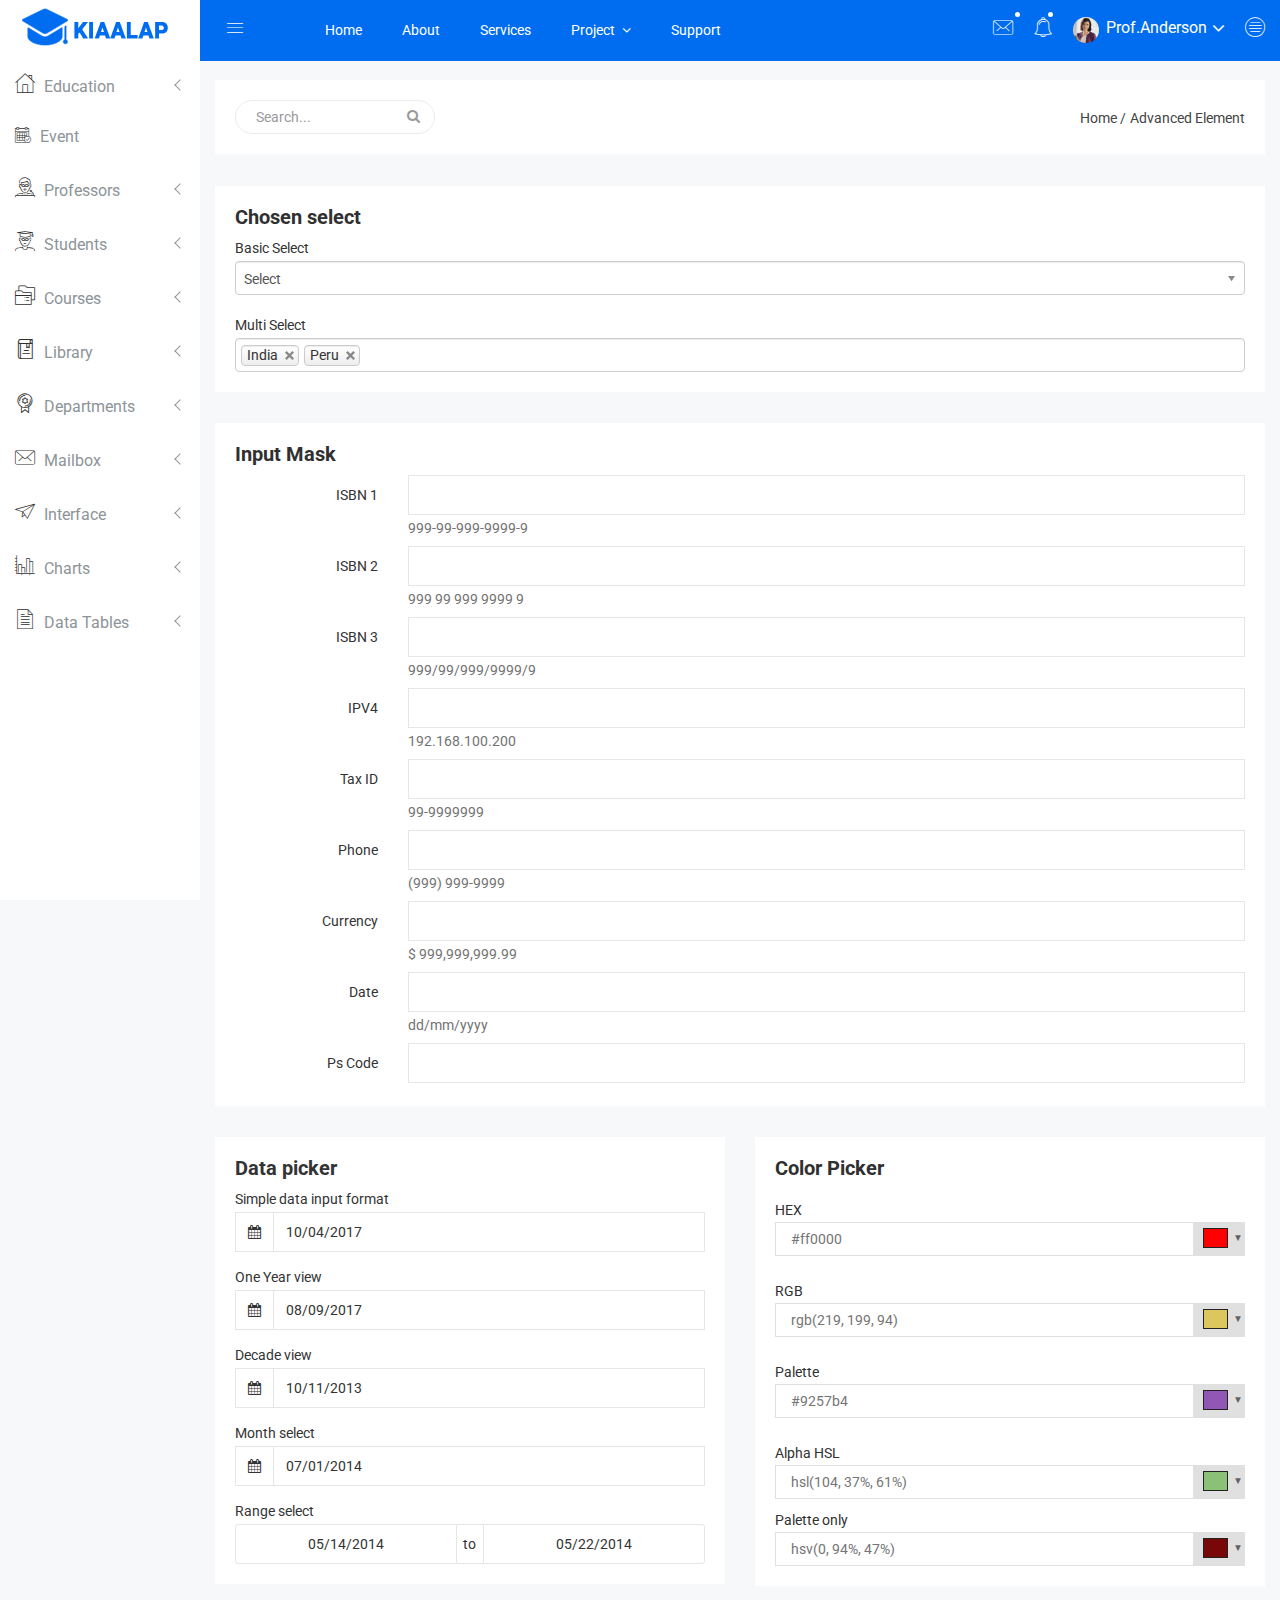
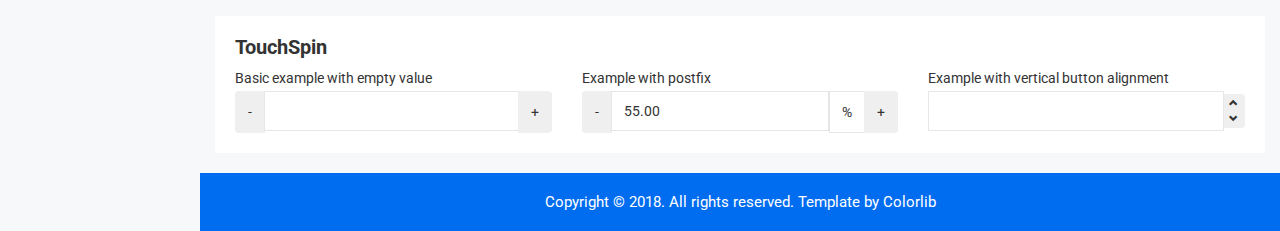
<file: EPlatform.WebUI/wwwroot/adminPanel/advance-form-element.html>
<!doctype html>
<html class="no-js" lang="">

<head>
    <meta charset="utf-8">
    <meta http-equiv="x-ua-compatible" content="ie=edge">
    <title>Advance Form Element | Kiaalap - Kiaalap Admin Template</title>
    <meta name="description" content="">
    <meta name="viewport" content="width=device-width, initial-scale=1">
    <!-- favicon
		============================================ -->
    <link rel="shortcut icon" type="image/x-icon" href="img/favicon.ico">
    <!-- Google Fonts
		============================================ -->
    <link href="https://fonts.googleapis.com/css?family=Roboto:100,300,400,700,900" rel="stylesheet">
    <!-- Bootstrap CSS
		============================================ -->
    <link rel="stylesheet" href="css/bootstrap.min.css">
    <!-- Bootstrap CSS
		============================================ -->
    <link rel="stylesheet" href="css/font-awesome.min.css">
    <!-- owl.carousel CSS
		============================================ -->
    <link rel="stylesheet" href="css/owl.carousel.css">
    <link rel="stylesheet" href="css/owl.theme.css">
    <link rel="stylesheet" href="css/owl.transitions.css">
    <!-- animate CSS
		============================================ -->
    <link rel="stylesheet" href="css/animate.css">
    <!-- normalize CSS
		============================================ -->
    <link rel="stylesheet" href="css/normalize.css">
    <!-- meanmenu icon CSS
		============================================ -->
    <link rel="stylesheet" href="css/meanmenu.min.css">
    <!-- main CSS
		============================================ -->
    <link rel="stylesheet" href="css/main.css">
    <!-- educate icon CSS
		============================================ -->
    <link rel="stylesheet" href="css/educate-custon-icon.css">
    <!-- morrisjs CSS
		============================================ -->
    <link rel="stylesheet" href="css/morrisjs/morris.css">
    <!-- mCustomScrollbar CSS
		============================================ -->
    <link rel="stylesheet" href="css/scrollbar/jquery.mCustomScrollbar.min.css">
    <!-- metisMenu CSS
		============================================ -->
    <link rel="stylesheet" href="css/metisMenu/metisMenu.min.css">
    <link rel="stylesheet" href="css/metisMenu/metisMenu-vertical.css">
    <!-- calendar CSS
		============================================ -->
    <link rel="stylesheet" href="css/calendar/fullcalendar.min.css">
    <link rel="stylesheet" href="css/calendar/fullcalendar.print.min.css">
    <!-- touchspin CSS
		============================================ -->
    <link rel="stylesheet" href="css/touchspin/jquery.bootstrap-touchspin.min.css">
    <!-- datapicker CSS
		============================================ -->
    <link rel="stylesheet" href="css/datapicker/datepicker3.css">
    <!-- forms CSS
		============================================ -->
    <link rel="stylesheet" href="css/form/themesaller-forms.css">
    <!-- colorpicker CSS
		============================================ -->
    <link rel="stylesheet" href="css/colorpicker/colorpicker.css">
    <!-- select2 CSS
		============================================ -->
    <link rel="stylesheet" href="css/select2/select2.min.css">
    <!-- chosen CSS
		============================================ -->
    <link rel="stylesheet" href="css/chosen/bootstrap-chosen.css">
    <!-- ionRangeSlider CSS
		============================================ -->
    <link rel="stylesheet" href="css/ionRangeSlider/ion.rangeSlider.css">
    <link rel="stylesheet" href="css/ionRangeSlider/ion.rangeSlider.skinFlat.css">
    <!-- style CSS
		============================================ -->
    <link rel="stylesheet" href="style.css">
    <!-- responsive CSS
		============================================ -->
    <link rel="stylesheet" href="css/responsive.css">
    <!-- modernizr JS
		============================================ -->
    <script src="js/vendor/modernizr-2.8.3.min.js"></script>
</head>

<body>
    <!--[if lt IE 8]>
		<p class="browserupgrade">You are using an <strong>outdated</strong> browser. Please <a href="http://browsehappy.com/">upgrade your browser</a> to improve your experience.</p>
	<![endif]-->
    <!-- Start Left menu area -->
    <div class="left-sidebar-pro">
        <nav id="sidebar" class="">
            <div class="sidebar-header">
                <a href="index.html"><img class="main-logo" src="img/logo/logo.png" alt="" /></a>
                <strong><a href="index.html"><img src="img/logo/logosn.png" alt="" /></a></strong>
            </div>
            <div class="left-custom-menu-adp-wrap comment-scrollbar">
                <nav class="sidebar-nav left-sidebar-menu-pro">
                    <ul class="metismenu" id="menu1">
                        <li>
                            <a class="has-arrow" href="index.html">
								   <span class="educate-icon educate-home icon-wrap"></span>
								   <span class="mini-click-non">Education</span>
								</a>
                            <ul class="submenu-angle" aria-expanded="true">
                                <li><a title="Dashboard v.1" href="index.html"><span class="mini-sub-pro">Dashboard v.1</span></a></li>
                                <li><a title="Dashboard v.2" href="index-1.html"><span class="mini-sub-pro">Dashboard v.2</span></a></li>
                                <li><a title="Dashboard v.3" href="index-2.html"><span class="mini-sub-pro">Dashboard v.3</span></a></li>
                                <li><a title="Analytics" href="analytics.html"><span class="mini-sub-pro">Analytics</span></a></li>
                                <li><a title="Widgets" href="widgets.html"><span class="mini-sub-pro">Widgets</span></a></li>
                            </ul>
                        </li>
                        <li>
                            <a title="Landing Page" href="events.html" aria-expanded="false"><span class="educate-icon educate-event icon-wrap sub-icon-mg" aria-hidden="true"></span> <span class="mini-click-non">Event</span></a>
                        </li>
                        <li>
                            <a class="has-arrow" href="all-professors.html" aria-expanded="false"><span class="educate-icon educate-professor icon-wrap"></span> <span class="mini-click-non">Professors</span></a>
                            <ul class="submenu-angle" aria-expanded="false">
                                <li><a title="All Professors" href="all-professors.html"><span class="mini-sub-pro">All Professors</span></a></li>
                                <li><a title="Add Professor" href="add-professor.html"><span class="mini-sub-pro">Add Professor</span></a></li>
                                <li><a title="Edit Professor" href="edit-professor.html"><span class="mini-sub-pro">Edit Professor</span></a></li>
                                <li><a title="Professor Profile" href="professor-profile.html"><span class="mini-sub-pro">Professor Profile</span></a></li>
                            </ul>
                        </li>
                        <li>
                            <a class="has-arrow" href="all-students.html" aria-expanded="false"><span class="educate-icon educate-student icon-wrap"></span> <span class="mini-click-non">Students</span></a>
                            <ul class="submenu-angle" aria-expanded="false">
                                <li><a title="All Students" href="all-students.html"><span class="mini-sub-pro">All Students</span></a></li>
                                <li><a title="Add Students" href="add-student.html"><span class="mini-sub-pro">Add Student</span></a></li>
                                <li><a title="Edit Students" href="edit-student.html"><span class="mini-sub-pro">Edit Student</span></a></li>
                                <li><a title="Students Profile" href="student-profile.html"><span class="mini-sub-pro">Student Profile</span></a></li>
                            </ul>
                        </li>
                        <li>
                            <a class="has-arrow" href="all-courses.html" aria-expanded="false"><span class="educate-icon educate-course icon-wrap"></span> <span class="mini-click-non">Courses</span></a>
                            <ul class="submenu-angle" aria-expanded="false">
                                <li><a title="All Courses" href="all-courses.html"><span class="mini-sub-pro">All Courses</span></a></li>
                                <li><a title="Add Courses" href="add-course.html"><span class="mini-sub-pro">Add Course</span></a></li>
                                <li><a title="Edit Courses" href="edit-course.html"><span class="mini-sub-pro">Edit Course</span></a></li>
                                <li><a title="Courses Profile" href="course-info.html"><span class="mini-sub-pro">Courses Info</span></a></li>
                                <li><a title="course Payment" href="course-payment.html"><span class="mini-sub-pro">Courses Payment</span></a></li>
                            </ul>
                        </li>
                        <li>
                            <a class="has-arrow" href="all-courses.html" aria-expanded="false"><span class="educate-icon educate-library icon-wrap"></span> <span class="mini-click-non">Library</span></a>
                            <ul class="submenu-angle" aria-expanded="false">
                                <li><a title="All Library" href="library-assets.html"><span class="mini-sub-pro">Library Assets</span></a></li>
                                <li><a title="Add Library" href="add-library-assets.html"><span class="mini-sub-pro">Add Library Asset</span></a></li>
                                <li><a title="Edit Library" href="edit-library-assets.html"><span class="mini-sub-pro">Edit Library Asset</span></a></li>
                            </ul>
                        </li>
                        <li>
                            <a class="has-arrow" href="all-courses.html" aria-expanded="false"><span class="educate-icon educate-department icon-wrap"></span> <span class="mini-click-non">Departments</span></a>
                            <ul class="submenu-angle" aria-expanded="false">
                                <li><a title="Departments List" href="departments.html"><span class="mini-sub-pro">Departments List</span></a></li>
                                <li><a title="Add Departments" href="add-department.html"><span class="mini-sub-pro">Add Departments</span></a></li>
                                <li><a title="Edit Departments" href="edit-department.html"><span class="mini-sub-pro">Edit Departments</span></a></li>
                            </ul>
                        </li>
                        <li>
                            <a class="has-arrow" href="mailbox.html" aria-expanded="false"><span class="educate-icon educate-message icon-wrap"></span> <span class="mini-click-non">Mailbox</span></a>
                            <ul class="submenu-angle" aria-expanded="false">
                                <li><a title="Inbox" href="mailbox.html"><span class="mini-sub-pro">Inbox</span></a></li>
                                <li><a title="View Mail" href="mailbox-view.html"><span class="mini-sub-pro">View Mail</span></a></li>
                                <li><a title="Compose Mail" href="mailbox-compose.html"><span class="mini-sub-pro">Compose Mail</span></a></li>
                            </ul>
                        </li>
                        <li>
                            <a class="has-arrow" href="mailbox.html" aria-expanded="false"><span class="educate-icon educate-interface icon-wrap"></span> <span class="mini-click-non">Interface</span></a>
                            <ul class="submenu-angle interface-mini-nb-dp" aria-expanded="false">
                                <li><a title="Google Map" href="google-map.html"><span class="mini-sub-pro">Google Map</span></a></li>
                                <li><a title="Data Maps" href="data-maps.html"><span class="mini-sub-pro">Data Maps</span></a></li>
                                <li><a title="Pdf Viewer" href="pdf-viewer.html"><span class="mini-sub-pro">Pdf Viewer</span></a></li>
                                <li><a title="X-Editable" href="x-editable.html"><span class="mini-sub-pro">X-Editable</span></a></li>
                                <li><a title="Code Editor" href="code-editor.html"><span class="mini-sub-pro">Code Editor</span></a></li>
                                <li><a title="Tree View" href="tree-view.html"><span class="mini-sub-pro">Tree View</span></a></li>
                                <li><a title="Preloader" href="preloader.html"><span class="mini-sub-pro">Preloader</span></a></li>
                                <li><a title="Images Cropper" href="images-cropper.html"><span class="mini-sub-pro">Images Cropper</span></a></li>
                            </ul>
                        </li>
                        <li>
                            <a class="has-arrow" href="mailbox.html" aria-expanded="false"><span class="educate-icon educate-charts icon-wrap"></span> <span class="mini-click-non">Charts</span></a>
                            <ul class="submenu-angle chart-mini-nb-dp" aria-expanded="false">
                                <li><a title="Bar Charts" href="bar-charts.html"><span class="mini-sub-pro">Bar Charts</span></a></li>
                                <li><a title="Line Charts" href="line-charts.html"><span class="mini-sub-pro">Line Charts</span></a></li>
                                <li><a title="Area Charts" href="area-charts.html"><span class="mini-sub-pro">Area Charts</span></a></li>
                                <li><a title="Rounded Charts" href="rounded-chart.html"><span class="mini-sub-pro">Rounded Charts</span></a></li>
                                <li><a title="C3 Charts" href="c3.html"><span class="mini-sub-pro">C3 Charts</span></a></li>
                                <li><a title="Sparkline Charts" href="sparkline.html"><span class="mini-sub-pro">Sparkline Charts</span></a></li>
                                <li><a title="Peity Charts" href="peity.html"><span class="mini-sub-pro">Peity Charts</span></a></li>
                            </ul>
                        </li>
                        <li>
                            <a class="has-arrow" href="mailbox.html" aria-expanded="false"><span class="educate-icon educate-data-table icon-wrap"></span> <span class="mini-click-non">Data Tables</span></a>
                            <ul class="submenu-angle" aria-expanded="false">
                                <li><a title="Peity Charts" href="static-table.html"><span class="mini-sub-pro">Static Table</span></a></li>
                                <li><a title="Data Table" href="data-table.html"><span class="mini-sub-pro">Data Table</span></a></li>
                            </ul>
                        </li>
                        <li class="active">
                            <a class="has-arrow" href="mailbox.html" aria-expanded="false"><span class="educate-icon educate-form icon-wrap"></span> <span class="mini-click-non">Forms Elements</span></a>
                            <ul class="submenu-angle form-mini-nb-dp" aria-expanded="false">
                                <li><a title="Basic Form Elements" href="basic-form-element.html"><span class="mini-sub-pro">Bc Form Elements</span></a></li>
                                <li><a title="Advance Form Elements" href="advance-form-element.html"><span class="mini-sub-pro">Ad Form Elements</span></a></li>
                                <li><a title="Password Meter" href="password-meter.html"><span class="mini-sub-pro">Password Meter</span></a></li>
                                <li><a title="Multi Upload" href="multi-upload.html"><span class="mini-sub-pro">Multi Upload</span></a></li>
                                <li><a title="Text Editor" href="tinymc.html"><span class="mini-sub-pro">Text Editor</span></a></li>
                                <li><a title="Dual List Box" href="dual-list-box.html"><span class="mini-sub-pro">Dual List Box</span></a></li>
                            </ul>
                        </li>
                        <li>
                            <a class="has-arrow" href="mailbox.html" aria-expanded="false"><span class="educate-icon educate-apps icon-wrap"></span> <span class="mini-click-non">App views</span></a>
                            <ul class="submenu-angle app-mini-nb-dp" aria-expanded="false">
                                <li><a title="Notifications" href="notifications.html"><span class="mini-sub-pro">Notifications</span></a></li>
                                <li><a title="Alerts" href="alerts.html"><span class="mini-sub-pro">Alerts</span></a></li>
                                <li><a title="Modals" href="modals.html"><span class="mini-sub-pro">Modals</span></a></li>
                                <li><a title="Buttons" href="buttons.html"><span class="mini-sub-pro">Buttons</span></a></li>
                                <li><a title="Tabs" href="tabs.html"><span class="mini-sub-pro">Tabs</span></a></li>
                                <li><a title="Accordion" href="accordion.html"><span class="mini-sub-pro">Accordion</span></a></li>
                            </ul>
                        </li>
                        <li id="removable">
                            <a class="has-arrow" href="#" aria-expanded="false"><span class="educate-icon educate-pages icon-wrap"></span> <span class="mini-click-non">Pages</span></a>
                            <ul class="submenu-angle page-mini-nb-dp" aria-expanded="false">
                                <li><a title="Login" href="login.html"><span class="mini-sub-pro">Login</span></a></li>
                                <li><a title="Register" href="register.html"><span class="mini-sub-pro">Register</span></a></li>
                                <li><a title="Lock" href="lock.html"><span class="mini-sub-pro">Lock</span></a></li>
                                <li><a title="Password Recovery" href="password-recovery.html"><span class="mini-sub-pro">Password Recovery</span></a></li>
                                <li><a title="404 Page" href="404.html"><span class="mini-sub-pro">404 Page</span></a></li>
                                <li><a title="500 Page" href="500.html"><span class="mini-sub-pro">500 Page</span></a></li>
                            </ul>
                        </li>
                    </ul>
                </nav>
            </div>
        </nav>
    </div>
    <!-- End Left menu area -->
    <!-- Start Welcome area -->
    <div class="all-content-wrapper">
        <div class="container-fluid">
            <div class="row">
                <div class="col-lg-12 col-md-12 col-sm-12 col-xs-12">
                    <div class="logo-pro">
                        <a href="index.html"><img class="main-logo" src="img/logo/logo.png" alt="" /></a>
                    </div>
                </div>
            </div>
        </div>
        <div class="header-advance-area">
            <div class="header-top-area">
                <div class="container-fluid">
                    <div class="row">
                        <div class="col-lg-12 col-md-12 col-sm-12 col-xs-12">
                            <div class="header-top-wraper">
                                <div class="row">
                                    <div class="col-lg-1 col-md-0 col-sm-1 col-xs-12">
                                        <div class="menu-switcher-pro">
                                            <button type="button" id="sidebarCollapse" class="btn bar-button-pro header-drl-controller-btn btn-info navbar-btn">
													<i class="educate-icon educate-nav"></i>
												</button>
                                        </div>
                                    </div>
                                    <div class="col-lg-6 col-md-7 col-sm-6 col-xs-12">
                                        <div class="header-top-menu tabl-d-n">
                                            <ul class="nav navbar-nav mai-top-nav">
                                                <li class="nav-item"><a href="#" class="nav-link">Home</a>
                                                </li>
                                                <li class="nav-item"><a href="#" class="nav-link">About</a>
                                                </li>
                                                <li class="nav-item"><a href="#" class="nav-link">Services</a>
                                                </li>
                                                <li class="nav-item dropdown res-dis-nn">
                                                    <a href="#" data-toggle="dropdown" role="button" aria-expanded="false" class="nav-link dropdown-toggle">Project <span class="angle-down-topmenu"><i class="fa fa-angle-down"></i></span></a>
                                                    <div role="menu" class="dropdown-menu animated zoomIn">
                                                        <a href="#" class="dropdown-item">Documentation</a>
                                                        <a href="#" class="dropdown-item">Expert Backend</a>
                                                        <a href="#" class="dropdown-item">Expert FrontEnd</a>
                                                        <a href="#" class="dropdown-item">Contact Support</a>
                                                    </div>
                                                </li>
                                                <li class="nav-item"><a href="#" class="nav-link">Support</a>
                                                </li>
                                            </ul>
                                        </div>
                                    </div>
                                    <div class="col-lg-5 col-md-5 col-sm-12 col-xs-12">
                                        <div class="header-right-info">
                                            <ul class="nav navbar-nav mai-top-nav header-right-menu">
                                                <li class="nav-item dropdown">
                                                    <a href="#" data-toggle="dropdown" role="button" aria-expanded="false" class="nav-link dropdown-toggle"><i class="educate-icon educate-message edu-chat-pro" aria-hidden="true"></i><span class="indicator-ms"></span></a>
                                                    <div role="menu" class="author-message-top dropdown-menu animated zoomIn">
                                                        <div class="message-single-top">
                                                            <h1>Message</h1>
                                                        </div>
                                                        <ul class="message-menu">
                                                            <li>
                                                                <a href="#">
                                                                    <div class="message-img">
                                                                        <img src="img/contact/1.jpg" alt="">
                                                                    </div>
                                                                    <div class="message-content">
                                                                        <span class="message-date">16 Sept</span>
                                                                        <h2>Advanda Cro</h2>
                                                                        <p>Please done this project as soon possible.</p>
                                                                    </div>
                                                                </a>
                                                            </li>
                                                            <li>
                                                                <a href="#">
                                                                    <div class="message-img">
                                                                        <img src="img/contact/4.jpg" alt="">
                                                                    </div>
                                                                    <div class="message-content">
                                                                        <span class="message-date">16 Sept</span>
                                                                        <h2>Sulaiman din</h2>
                                                                        <p>Please done this project as soon possible.</p>
                                                                    </div>
                                                                </a>
                                                            </li>
                                                            <li>
                                                                <a href="#">
                                                                    <div class="message-img">
                                                                        <img src="img/contact/3.jpg" alt="">
                                                                    </div>
                                                                    <div class="message-content">
                                                                        <span class="message-date">16 Sept</span>
                                                                        <h2>Victor Jara</h2>
                                                                        <p>Please done this project as soon possible.</p>
                                                                    </div>
                                                                </a>
                                                            </li>
                                                            <li>
                                                                <a href="#">
                                                                    <div class="message-img">
                                                                        <img src="img/contact/2.jpg" alt="">
                                                                    </div>
                                                                    <div class="message-content">
                                                                        <span class="message-date">16 Sept</span>
                                                                        <h2>Victor Jara</h2>
                                                                        <p>Please done this project as soon possible.</p>
                                                                    </div>
                                                                </a>
                                                            </li>
                                                        </ul>
                                                        <div class="message-view">
                                                            <a href="#">View All Messages</a>
                                                        </div>
                                                    </div>
                                                </li>
                                                <li class="nav-item"><a href="#" data-toggle="dropdown" role="button" aria-expanded="false" class="nav-link dropdown-toggle"><i class="educate-icon educate-bell" aria-hidden="true"></i><span class="indicator-nt"></span></a>
                                                    <div role="menu" class="notification-author dropdown-menu animated zoomIn">
                                                        <div class="notification-single-top">
                                                            <h1>Notifications</h1>
                                                        </div>
                                                        <ul class="notification-menu">
                                                            <li>
                                                                <a href="#">
                                                                    <div class="notification-icon">
                                                                        <i class="educate-icon educate-checked edu-checked-pro admin-check-pro" aria-hidden="true"></i>
                                                                    </div>
                                                                    <div class="notification-content">
                                                                        <span class="notification-date">16 Sept</span>
                                                                        <h2>Advanda Cro</h2>
                                                                        <p>Please done this project as soon possible.</p>
                                                                    </div>
                                                                </a>
                                                            </li>
                                                            <li>
                                                                <a href="#">
                                                                    <div class="notification-icon">
                                                                        <i class="fa fa-cloud edu-cloud-computing-down" aria-hidden="true"></i>
                                                                    </div>
                                                                    <div class="notification-content">
                                                                        <span class="notification-date">16 Sept</span>
                                                                        <h2>Sulaiman din</h2>
                                                                        <p>Please done this project as soon possible.</p>
                                                                    </div>
                                                                </a>
                                                            </li>
                                                            <li>
                                                                <a href="#">
                                                                    <div class="notification-icon">
                                                                        <i class="fa fa-eraser edu-shield" aria-hidden="true"></i>
                                                                    </div>
                                                                    <div class="notification-content">
                                                                        <span class="notification-date">16 Sept</span>
                                                                        <h2>Victor Jara</h2>
                                                                        <p>Please done this project as soon possible.</p>
                                                                    </div>
                                                                </a>
                                                            </li>
                                                            <li>
                                                                <a href="#">
                                                                    <div class="notification-icon">
                                                                        <i class="fa fa-line-chart edu-analytics-arrow" aria-hidden="true"></i>
                                                                    </div>
                                                                    <div class="notification-content">
                                                                        <span class="notification-date">16 Sept</span>
                                                                        <h2>Victor Jara</h2>
                                                                        <p>Please done this project as soon possible.</p>
                                                                    </div>
                                                                </a>
                                                            </li>
                                                        </ul>
                                                        <div class="notification-view">
                                                            <a href="#">View All Notification</a>
                                                        </div>
                                                    </div>
                                                </li>
                                                <li class="nav-item">
                                                    <a href="#" data-toggle="dropdown" role="button" aria-expanded="false" class="nav-link dropdown-toggle">
															<img src="img/product/pro4.jpg" alt="" />
															<span class="admin-name">Prof.Anderson</span>
															<i class="fa fa-angle-down edu-icon edu-down-arrow"></i>
														</a>
                                                    <ul role="menu" class="dropdown-header-top author-log dropdown-menu animated zoomIn">
                                                        <li><a href="#"><span class="edu-icon edu-home-admin author-log-ic"></span>My Account</a>
                                                        </li>
                                                        <li><a href="#"><span class="edu-icon edu-user-rounded author-log-ic"></span>My Profile</a>
                                                        </li>
                                                        <li><a href="#"><span class="edu-icon edu-money author-log-ic"></span>User Billing</a>
                                                        </li>
                                                        <li><a href="#"><span class="edu-icon edu-settings author-log-ic"></span>Settings</a>
                                                        </li>
                                                        <li><a href="#"><span class="edu-icon edu-locked author-log-ic"></span>Log Out</a>
                                                        </li>
                                                    </ul>
                                                </li>
                                                <li class="nav-item nav-setting-open"><a href="#" data-toggle="dropdown" role="button" aria-expanded="false" class="nav-link dropdown-toggle"><i class="educate-icon educate-menu"></i></a>

                                                    <div role="menu" class="admintab-wrap menu-setting-wrap menu-setting-wrap-bg dropdown-menu animated zoomIn">
                                                        <ul class="nav nav-tabs custon-set-tab">
                                                            <li class="active"><a data-toggle="tab" href="#Notes">Notes</a>
                                                            </li>
                                                            <li><a data-toggle="tab" href="#Projects">Projects</a>
                                                            </li>
                                                            <li><a data-toggle="tab" href="#Settings">Settings</a>
                                                            </li>
                                                        </ul>

                                                        <div class="tab-content custom-bdr-nt">
                                                            <div id="Notes" class="tab-pane fade in active">
                                                                <div class="notes-area-wrap">
                                                                    <div class="note-heading-indicate">
                                                                        <h2><i class="fa fa-comments-o"></i> Latest Notes</h2>
                                                                        <p>You have 10 new message.</p>
                                                                    </div>
                                                                    <div class="notes-list-area notes-menu-scrollbar">
                                                                        <ul class="notes-menu-list">
                                                                            <li>
                                                                                <a href="#">
                                                                                    <div class="notes-list-flow">
                                                                                        <div class="notes-img">
                                                                                            <img src="img/contact/4.jpg" alt="" />
                                                                                        </div>
                                                                                        <div class="notes-content">
                                                                                            <p> The point of using Lorem Ipsum is that it has a more-or-less normal.</p>
                                                                                            <span>Yesterday 2:45 pm</span>
                                                                                        </div>
                                                                                    </div>
                                                                                </a>
                                                                            </li>
                                                                            <li>
                                                                                <a href="#">
                                                                                    <div class="notes-list-flow">
                                                                                        <div class="notes-img">
                                                                                            <img src="img/contact/1.jpg" alt="" />
                                                                                        </div>
                                                                                        <div class="notes-content">
                                                                                            <p> The point of using Lorem Ipsum is that it has a more-or-less normal.</p>
                                                                                            <span>Yesterday 2:45 pm</span>
                                                                                        </div>
                                                                                    </div>
                                                                                </a>
                                                                            </li>
                                                                            <li>
                                                                                <a href="#">
                                                                                    <div class="notes-list-flow">
                                                                                        <div class="notes-img">
                                                                                            <img src="img/contact/2.jpg" alt="" />
                                                                                        </div>
                                                                                        <div class="notes-content">
                                                                                            <p> The point of using Lorem Ipsum is that it has a more-or-less normal.</p>
                                                                                            <span>Yesterday 2:45 pm</span>
                                                                                        </div>
                                                                                    </div>
                                                                                </a>
                                                                            </li>
                                                                            <li>
                                                                                <a href="#">
                                                                                    <div class="notes-list-flow">
                                                                                        <div class="notes-img">
                                                                                            <img src="img/contact/3.jpg" alt="" />
                                                                                        </div>
                                                                                        <div class="notes-content">
                                                                                            <p> The point of using Lorem Ipsum is that it has a more-or-less normal.</p>
                                                                                            <span>Yesterday 2:45 pm</span>
                                                                                        </div>
                                                                                    </div>
                                                                                </a>
                                                                            </li>
                                                                            <li>
                                                                                <a href="#">
                                                                                    <div class="notes-list-flow">
                                                                                        <div class="notes-img">
                                                                                            <img src="img/contact/4.jpg" alt="" />
                                                                                        </div>
                                                                                        <div class="notes-content">
                                                                                            <p> The point of using Lorem Ipsum is that it has a more-or-less normal.</p>
                                                                                            <span>Yesterday 2:45 pm</span>
                                                                                        </div>
                                                                                    </div>
                                                                                </a>
                                                                            </li>
                                                                            <li>
                                                                                <a href="#">
                                                                                    <div class="notes-list-flow">
                                                                                        <div class="notes-img">
                                                                                            <img src="img/contact/1.jpg" alt="" />
                                                                                        </div>
                                                                                        <div class="notes-content">
                                                                                            <p> The point of using Lorem Ipsum is that it has a more-or-less normal.</p>
                                                                                            <span>Yesterday 2:45 pm</span>
                                                                                        </div>
                                                                                    </div>
                                                                                </a>
                                                                            </li>
                                                                            <li>
                                                                                <a href="#">
                                                                                    <div class="notes-list-flow">
                                                                                        <div class="notes-img">
                                                                                            <img src="img/contact/2.jpg" alt="" />
                                                                                        </div>
                                                                                        <div class="notes-content">
                                                                                            <p> The point of using Lorem Ipsum is that it has a more-or-less normal.</p>
                                                                                            <span>Yesterday 2:45 pm</span>
                                                                                        </div>
                                                                                    </div>
                                                                                </a>
                                                                            </li>
                                                                            <li>
                                                                                <a href="#">
                                                                                    <div class="notes-list-flow">
                                                                                        <div class="notes-img">
                                                                                            <img src="img/contact/1.jpg" alt="" />
                                                                                        </div>
                                                                                        <div class="notes-content">
                                                                                            <p> The point of using Lorem Ipsum is that it has a more-or-less normal.</p>
                                                                                            <span>Yesterday 2:45 pm</span>
                                                                                        </div>
                                                                                    </div>
                                                                                </a>
                                                                            </li>
                                                                            <li>
                                                                                <a href="#">
                                                                                    <div class="notes-list-flow">
                                                                                        <div class="notes-img">
                                                                                            <img src="img/contact/2.jpg" alt="" />
                                                                                        </div>
                                                                                        <div class="notes-content">
                                                                                            <p> The point of using Lorem Ipsum is that it has a more-or-less normal.</p>
                                                                                            <span>Yesterday 2:45 pm</span>
                                                                                        </div>
                                                                                    </div>
                                                                                </a>
                                                                            </li>
                                                                            <li>
                                                                                <a href="#">
                                                                                    <div class="notes-list-flow">
                                                                                        <div class="notes-img">
                                                                                            <img src="img/contact/3.jpg" alt="" />
                                                                                        </div>
                                                                                        <div class="notes-content">
                                                                                            <p> The point of using Lorem Ipsum is that it has a more-or-less normal.</p>
                                                                                            <span>Yesterday 2:45 pm</span>
                                                                                        </div>
                                                                                    </div>
                                                                                </a>
                                                                            </li>
                                                                        </ul>
                                                                    </div>
                                                                </div>
                                                            </div>
                                                            <div id="Projects" class="tab-pane fade">
                                                                <div class="projects-settings-wrap">
                                                                    <div class="note-heading-indicate">
                                                                        <h2><i class="fa fa-cube"></i> Latest projects</h2>
                                                                        <p> You have 20 projects. 5 not completed.</p>
                                                                    </div>
                                                                    <div class="project-st-list-area project-st-menu-scrollbar">
                                                                        <ul class="projects-st-menu-list">
                                                                            <li>
                                                                                <a href="#">
                                                                                    <div class="project-list-flow">
                                                                                        <div class="projects-st-heading">
                                                                                            <h2>Web Development</h2>
                                                                                            <p> The point of using Lorem Ipsum is that it has a more or less normal.</p>
                                                                                            <span class="project-st-time">1 hours ago</span>
                                                                                        </div>
                                                                                        <div class="projects-st-content">
                                                                                            <p>Completion with: 28%</p>
                                                                                            <div class="progress progress-mini">
                                                                                                <div style="width: 28%;" class="progress-bar progress-bar-danger hd-tp-1"></div>
                                                                                            </div>
                                                                                            <p>Project end: 4:00 pm - 12.06.2014</p>
                                                                                        </div>
                                                                                    </div>
                                                                                </a>
                                                                            </li>
                                                                            <li>
                                                                                <a href="#">
                                                                                    <div class="project-list-flow">
                                                                                        <div class="projects-st-heading">
                                                                                            <h2>Software Development</h2>
                                                                                            <p> The point of using Lorem Ipsum is that it has a more or less normal.</p>
                                                                                            <span class="project-st-time">2 hours ago</span>
                                                                                        </div>
                                                                                        <div class="projects-st-content project-rating-cl">
                                                                                            <p>Completion with: 68%</p>
                                                                                            <div class="progress progress-mini">
                                                                                                <div style="width: 68%;" class="progress-bar hd-tp-2"></div>
                                                                                            </div>
                                                                                            <p>Project end: 4:00 pm - 12.06.2014</p>
                                                                                        </div>
                                                                                    </div>
                                                                                </a>
                                                                            </li>
                                                                            <li>
                                                                                <a href="#">
                                                                                    <div class="project-list-flow">
                                                                                        <div class="projects-st-heading">
                                                                                            <h2>Graphic Design</h2>
                                                                                            <p> The point of using Lorem Ipsum is that it has a more or less normal.</p>
                                                                                            <span class="project-st-time">3 hours ago</span>
                                                                                        </div>
                                                                                        <div class="projects-st-content">
                                                                                            <p>Completion with: 78%</p>
                                                                                            <div class="progress progress-mini">
                                                                                                <div style="width: 78%;" class="progress-bar hd-tp-3"></div>
                                                                                            </div>
                                                                                            <p>Project end: 4:00 pm - 12.06.2014</p>
                                                                                        </div>
                                                                                    </div>
                                                                                </a>
                                                                            </li>
                                                                            <li>
                                                                                <a href="#">
                                                                                    <div class="project-list-flow">
                                                                                        <div class="projects-st-heading">
                                                                                            <h2>Web Design</h2>
                                                                                            <p> The point of using Lorem Ipsum is that it has a more or less normal.</p>
                                                                                            <span class="project-st-time">4 hours ago</span>
                                                                                        </div>
                                                                                        <div class="projects-st-content project-rating-cl2">
                                                                                            <p>Completion with: 38%</p>
                                                                                            <div class="progress progress-mini">
                                                                                                <div style="width: 38%;" class="progress-bar progress-bar-danger hd-tp-4"></div>
                                                                                            </div>
                                                                                            <p>Project end: 4:00 pm - 12.06.2014</p>
                                                                                        </div>
                                                                                    </div>
                                                                                </a>
                                                                            </li>
                                                                            <li>
                                                                                <a href="#">
                                                                                    <div class="project-list-flow">
                                                                                        <div class="projects-st-heading">
                                                                                            <h2>Business Card</h2>
                                                                                            <p> The point of using Lorem Ipsum is that it has a more or less normal.</p>
                                                                                            <span class="project-st-time">5 hours ago</span>
                                                                                        </div>
                                                                                        <div class="projects-st-content">
                                                                                            <p>Completion with: 28%</p>
                                                                                            <div class="progress progress-mini">
                                                                                                <div style="width: 28%;" class="progress-bar progress-bar-danger hd-tp-5"></div>
                                                                                            </div>
                                                                                            <p>Project end: 4:00 pm - 12.06.2014</p>
                                                                                        </div>
                                                                                    </div>
                                                                                </a>
                                                                            </li>
                                                                            <li>
                                                                                <a href="#">
                                                                                    <div class="project-list-flow">
                                                                                        <div class="projects-st-heading">
                                                                                            <h2>Ecommerce Business</h2>
                                                                                            <p> The point of using Lorem Ipsum is that it has a more or less normal.</p>
                                                                                            <span class="project-st-time">6 hours ago</span>
                                                                                        </div>
                                                                                        <div class="projects-st-content project-rating-cl">
                                                                                            <p>Completion with: 68%</p>
                                                                                            <div class="progress progress-mini">
                                                                                                <div style="width: 68%;" class="progress-bar hd-tp-6"></div>
                                                                                            </div>
                                                                                            <p>Project end: 4:00 pm - 12.06.2014</p>
                                                                                        </div>
                                                                                    </div>
                                                                                </a>
                                                                            </li>
                                                                            <li>
                                                                                <a href="#">
                                                                                    <div class="project-list-flow">
                                                                                        <div class="projects-st-heading">
                                                                                            <h2>Woocommerce Plugin</h2>
                                                                                            <p> The point of using Lorem Ipsum is that it has a more or less normal.</p>
                                                                                            <span class="project-st-time">7 hours ago</span>
                                                                                        </div>
                                                                                        <div class="projects-st-content">
                                                                                            <p>Completion with: 78%</p>
                                                                                            <div class="progress progress-mini">
                                                                                                <div style="width: 78%;" class="progress-bar"></div>
                                                                                            </div>
                                                                                            <p>Project end: 4:00 pm - 12.06.2014</p>
                                                                                        </div>
                                                                                    </div>
                                                                                </a>
                                                                            </li>
                                                                            <li>
                                                                                <a href="#">
                                                                                    <div class="project-list-flow">
                                                                                        <div class="projects-st-heading">
                                                                                            <h2>Wordpress Theme</h2>
                                                                                            <p> The point of using Lorem Ipsum is that it has a more or less normal.</p>
                                                                                            <span class="project-st-time">9 hours ago</span>
                                                                                        </div>
                                                                                        <div class="projects-st-content project-rating-cl2">
                                                                                            <p>Completion with: 38%</p>
                                                                                            <div class="progress progress-mini">
                                                                                                <div style="width: 38%;" class="progress-bar progress-bar-danger"></div>
                                                                                            </div>
                                                                                            <p>Project end: 4:00 pm - 12.06.2014</p>
                                                                                        </div>
                                                                                    </div>
                                                                                </a>
                                                                            </li>
                                                                        </ul>
                                                                    </div>
                                                                </div>
                                                            </div>
                                                            <div id="Settings" class="tab-pane fade">
                                                                <div class="setting-panel-area">
                                                                    <div class="note-heading-indicate">
                                                                        <h2><i class="fa fa-gears"></i> Settings Panel</h2>
                                                                        <p> You have 20 Settings. 5 not completed.</p>
                                                                    </div>
                                                                    <ul class="setting-panel-list">
                                                                        <li>
                                                                            <div class="checkbox-setting-pro">
                                                                                <div class="checkbox-title-pro">
                                                                                    <h2>Show notifications</h2>
                                                                                    <div class="ts-custom-check">
                                                                                        <div class="onoffswitch">
                                                                                            <input type="checkbox" name="collapsemenu" class="onoffswitch-checkbox" id="example">
                                                                                            <label class="onoffswitch-label" for="example">
																									<span class="onoffswitch-inner"></span>
																									<span class="onoffswitch-switch"></span>
																								</label>
                                                                                        </div>
                                                                                    </div>
                                                                                </div>
                                                                            </div>
                                                                        </li>
                                                                        <li>
                                                                            <div class="checkbox-setting-pro">
                                                                                <div class="checkbox-title-pro">
                                                                                    <h2>Disable Chat</h2>
                                                                                    <div class="ts-custom-check">
                                                                                        <div class="onoffswitch">
                                                                                            <input type="checkbox" name="collapsemenu" class="onoffswitch-checkbox" id="example3">
                                                                                            <label class="onoffswitch-label" for="example3">
																									<span class="onoffswitch-inner"></span>
																									<span class="onoffswitch-switch"></span>
																								</label>
                                                                                        </div>
                                                                                    </div>
                                                                                </div>
                                                                            </div>
                                                                        </li>
                                                                        <li>
                                                                            <div class="checkbox-setting-pro">
                                                                                <div class="checkbox-title-pro">
                                                                                    <h2>Enable history</h2>
                                                                                    <div class="ts-custom-check">
                                                                                        <div class="onoffswitch">
                                                                                            <input type="checkbox" name="collapsemenu" class="onoffswitch-checkbox" id="example4">
                                                                                            <label class="onoffswitch-label" for="example4">
																									<span class="onoffswitch-inner"></span>
																									<span class="onoffswitch-switch"></span>
																								</label>
                                                                                        </div>
                                                                                    </div>
                                                                                </div>
                                                                            </div>
                                                                        </li>
                                                                        <li>
                                                                            <div class="checkbox-setting-pro">
                                                                                <div class="checkbox-title-pro">
                                                                                    <h2>Show charts</h2>
                                                                                    <div class="ts-custom-check">
                                                                                        <div class="onoffswitch">
                                                                                            <input type="checkbox" name="collapsemenu" class="onoffswitch-checkbox" id="example7">
                                                                                            <label class="onoffswitch-label" for="example7">
																									<span class="onoffswitch-inner"></span>
																									<span class="onoffswitch-switch"></span>
																								</label>
                                                                                        </div>
                                                                                    </div>
                                                                                </div>
                                                                            </div>
                                                                        </li>
                                                                        <li>
                                                                            <div class="checkbox-setting-pro">
                                                                                <div class="checkbox-title-pro">
                                                                                    <h2>Update everyday</h2>
                                                                                    <div class="ts-custom-check">
                                                                                        <div class="onoffswitch">
                                                                                            <input type="checkbox" name="collapsemenu" checked="" class="onoffswitch-checkbox" id="example2">
                                                                                            <label class="onoffswitch-label" for="example2">
																									<span class="onoffswitch-inner"></span>
																									<span class="onoffswitch-switch"></span>
																								</label>
                                                                                        </div>
                                                                                    </div>
                                                                                </div>
                                                                            </div>
                                                                        </li>
                                                                        <li>
                                                                            <div class="checkbox-setting-pro">
                                                                                <div class="checkbox-title-pro">
                                                                                    <h2>Global search</h2>
                                                                                    <div class="ts-custom-check">
                                                                                        <div class="onoffswitch">
                                                                                            <input type="checkbox" name="collapsemenu" checked="" class="onoffswitch-checkbox" id="example6">
                                                                                            <label class="onoffswitch-label" for="example6">
																									<span class="onoffswitch-inner"></span>
																									<span class="onoffswitch-switch"></span>
																								</label>
                                                                                        </div>
                                                                                    </div>
                                                                                </div>
                                                                            </div>
                                                                        </li>
                                                                        <li>
                                                                            <div class="checkbox-setting-pro">
                                                                                <div class="checkbox-title-pro">
                                                                                    <h2>Offline users</h2>
                                                                                    <div class="ts-custom-check">
                                                                                        <div class="onoffswitch">
                                                                                            <input type="checkbox" name="collapsemenu" checked="" class="onoffswitch-checkbox" id="example5">
                                                                                            <label class="onoffswitch-label" for="example5">
																									<span class="onoffswitch-inner"></span>
																									<span class="onoffswitch-switch"></span>
																								</label>
                                                                                        </div>
                                                                                    </div>
                                                                                </div>
                                                                            </div>
                                                                        </li>
                                                                    </ul>

                                                                </div>
                                                            </div>
                                                        </div>
                                                    </div>
                                                </li>
                                            </ul>
                                        </div>
                                    </div>
                                </div>
                            </div>
                        </div>
                    </div>
                </div>
            </div>
            <!-- Mobile Menu start -->
            <div class="mobile-menu-area">
                <div class="container">
                    <div class="row">
                        <div class="col-lg-12 col-md-12 col-sm-12 col-xs-12">
                            <div class="mobile-menu">
                                <nav id="dropdown">
                                    <ul class="mobile-menu-nav">
                                        <li><a data-toggle="collapse" data-target="#Charts" href="#">Home <span class="admin-project-icon edu-icon edu-down-arrow"></span></a>
                                            <ul class="collapse dropdown-header-top">
                                                <li><a href="index.html">Dashboard v.1</a></li>
                                                <li><a href="index-1.html">Dashboard v.2</a></li>
                                                <li><a href="index-3.html">Dashboard v.3</a></li>
                                                <li><a href="analytics.html">Analytics</a></li>
                                                <li><a href="widgets.html">Widgets</a></li>
                                            </ul>
                                        </li>
                                        <li><a href="events.html">Event</a></li>
                                        <li><a data-toggle="collapse" data-target="#demoevent" href="#">Professors <span class="admin-project-icon edu-icon edu-down-arrow"></span></a>
                                            <ul id="demoevent" class="collapse dropdown-header-top">
                                                <li><a href="all-professors.html">All Professors</a>
                                                </li>
                                                <li><a href="add-professor.html">Add Professor</a>
                                                </li>
                                                <li><a href="edit-professor.html">Edit Professor</a>
                                                </li>
                                                <li><a href="professor-profile.html">Professor Profile</a>
                                                </li>
                                            </ul>
                                        </li>
                                        <li><a data-toggle="collapse" data-target="#demopro" href="#">Students <span class="admin-project-icon edu-icon edu-down-arrow"></span></a>
                                            <ul id="demopro" class="collapse dropdown-header-top">
                                                <li><a href="all-students.html">All Students</a>
                                                </li>
                                                <li><a href="add-student.html">Add Student</a>
                                                </li>
                                                <li><a href="edit-student.html">Edit Student</a>
                                                </li>
                                                <li><a href="student-profile.html">Student Profile</a>
                                                </li>
                                            </ul>
                                        </li>
                                        <li><a data-toggle="collapse" data-target="#democrou" href="#">Courses <span class="admin-project-icon edu-icon edu-down-arrow"></span></a>
                                            <ul id="democrou" class="collapse dropdown-header-top">
                                                <li><a href="all-courses.html">All Courses</a>
                                                </li>
                                                <li><a href="add-course.html">Add Course</a>
                                                </li>
                                                <li><a href="edit-course.html">Edit Course</a>
                                                </li>
                                                <li><a href="course-profile.html">Courses Info</a>
                                                </li>
                                                <li><a href="course-payment.html">Courses Payment</a>
                                                </li>
                                            </ul>
                                        </li>
                                        <li><a data-toggle="collapse" data-target="#demolibra" href="#">Library <span class="admin-project-icon edu-icon edu-down-arrow"></span></a>
                                            <ul id="demolibra" class="collapse dropdown-header-top">
                                                <li><a href="library-assets.html">Library Assets</a>
                                                </li>
                                                <li><a href="add-library-assets.html">Add Library Asset</a>
                                                </li>
                                                <li><a href="edit-library-assets.html">Edit Library Asset</a>
                                                </li>
                                            </ul>
                                        </li>
                                        <li><a data-toggle="collapse" data-target="#demodepart" href="#">Departments <span class="admin-project-icon edu-icon edu-down-arrow"></span></a>
                                            <ul id="demodepart" class="collapse dropdown-header-top">
                                                <li><a href="departments.html">Departments List</a>
                                                </li>
                                                <li><a href="add-department.html">Add Departments</a>
                                                </li>
                                                <li><a href="edit-department.html">Edit Departments</a>
                                                </li>
                                            </ul>
                                        </li>
                                        <li><a data-toggle="collapse" data-target="#demomi" href="#">Mailbox <span class="admin-project-icon edu-icon edu-down-arrow"></span></a>
                                            <ul id="demomi" class="collapse dropdown-header-top">
                                                <li><a href="mailbox.html">Inbox</a>
                                                </li>
                                                <li><a href="mailbox-view.html">View Mail</a>
                                                </li>
                                                <li><a href="mailbox-compose.html">Compose Mail</a>
                                                </li>
                                            </ul>
                                        </li>
                                        <li><a data-toggle="collapse" data-target="#Miscellaneousmob" href="#">Interface <span class="admin-project-icon edu-icon edu-down-arrow"></span></a>
                                            <ul id="Miscellaneousmob" class="collapse dropdown-header-top">
                                                <li><a href="google-map.html">Google Map</a>
                                                </li>
                                                <li><a href="data-maps.html">Data Maps</a>
                                                </li>
                                                <li><a href="pdf-viewer.html">Pdf Viewer</a>
                                                </li>
                                                <li><a href="x-editable.html">X-Editable</a>
                                                </li>
                                                <li><a href="code-editor.html">Code Editor</a>
                                                </li>
                                                <li><a href="tree-view.html">Tree View</a>
                                                </li>
                                                <li><a href="preloader.html">Preloader</a>
                                                </li>
                                                <li><a href="images-cropper.html">Images Cropper</a>
                                                </li>
                                            </ul>
                                        </li>
                                        <li><a data-toggle="collapse" data-target="#Chartsmob" href="#">Charts <span class="admin-project-icon edu-icon edu-down-arrow"></span></a>
                                            <ul id="Chartsmob" class="collapse dropdown-header-top">
                                                <li><a href="bar-charts.html">Bar Charts</a>
                                                </li>
                                                <li><a href="line-charts.html">Line Charts</a>
                                                </li>
                                                <li><a href="area-charts.html">Area Charts</a>
                                                </li>
                                                <li><a href="rounded-chart.html">Rounded Charts</a>
                                                </li>
                                                <li><a href="c3.html">C3 Charts</a>
                                                </li>
                                                <li><a href="sparkline.html">Sparkline Charts</a>
                                                </li>
                                                <li><a href="peity.html">Peity Charts</a>
                                                </li>
                                            </ul>
                                        </li>
                                        <li><a data-toggle="collapse" data-target="#Tablesmob" href="#">Tables <span class="admin-project-icon edu-icon edu-down-arrow"></span></a>
                                            <ul id="Tablesmob" class="collapse dropdown-header-top">
                                                <li><a href="static-table.html">Static Table</a>
                                                </li>
                                                <li><a href="data-table.html">Data Table</a>
                                                </li>
                                            </ul>
                                        </li>
                                        <li><a data-toggle="collapse" data-target="#formsmob" href="#">Forms <span class="admin-project-icon edu-icon edu-down-arrow"></span></a>
                                            <ul id="formsmob" class="collapse dropdown-header-top">
                                                <li><a href="basic-form-element.html">Basic Form Elements</a>
                                                </li>
                                                <li><a href="advance-form-element.html">Advanced Form Elements</a>
                                                </li>
                                                <li><a href="password-meter.html">Password Meter</a>
                                                </li>
                                                <li><a href="multi-upload.html">Multi Upload</a>
                                                </li>
                                                <li><a href="tinymc.html">Text Editor</a>
                                                </li>
                                                <li><a href="dual-list-box.html">Dual List Box</a>
                                                </li>
                                            </ul>
                                        </li>
                                        <li><a data-toggle="collapse" data-target="#Appviewsmob" href="#">App views <span class="admin-project-icon edu-icon edu-down-arrow"></span></a>
                                            <ul id="Appviewsmob" class="collapse dropdown-header-top">
                                                <li><a href="basic-form-element.html">Basic Form Elements</a>
                                                </li>
                                                <li><a href="advance-form-element.html">Advanced Form Elements</a>
                                                </li>
                                                <li><a href="password-meter.html">Password Meter</a>
                                                </li>
                                                <li><a href="multi-upload.html">Multi Upload</a>
                                                </li>
                                                <li><a href="tinymc.html">Text Editor</a>
                                                </li>
                                                <li><a href="dual-list-box.html">Dual List Box</a>
                                                </li>
                                            </ul>
                                        </li>
                                        <li><a data-toggle="collapse" data-target="#Pagemob" href="#">Pages <span class="admin-project-icon edu-icon edu-down-arrow"></span></a>
                                            <ul id="Pagemob" class="collapse dropdown-header-top">
                                                <li><a href="login.html">Login</a>
                                                </li>
                                                <li><a href="register.html">Register</a>
                                                </li>
                                                <li><a href="lock.html">Lock</a>
                                                </li>
                                                <li><a href="password-recovery.html">Password Recovery</a>
                                                </li>
                                                <li><a href="404.html">404 Page</a></li>
                                                <li><a href="500.html">500 Page</a></li>
                                            </ul>
                                        </li>
                                    </ul>
                                </nav>
                            </div>
                        </div>
                    </div>
                </div>
            </div>
            <!-- Mobile Menu end -->
            <div class="breadcome-area">
                <div class="container-fluid">
                    <div class="row">
                        <div class="col-lg-12 col-md-12 col-sm-12 col-xs-12">
                            <div class="breadcome-list single-page-breadcome">
                                <div class="row">
                                    <div class="col-lg-6 col-md-6 col-sm-6 col-xs-12">
                                        <div class="breadcome-heading">
                                            <form role="search" class="sr-input-func">
                                                <input type="text" placeholder="Search..." class="search-int form-control">
                                                <a href="#"><i class="fa fa-search"></i></a>
                                            </form>
                                        </div>
                                    </div>
                                    <div class="col-lg-6 col-md-6 col-sm-6 col-xs-12">
                                        <ul class="breadcome-menu">
                                            <li><a href="#">Home</a> <span class="bread-slash">/</span>
                                            </li>
                                            <li><span class="bread-blod">Advanced Element</span>
                                            </li>
                                        </ul>
                                    </div>
                                </div>
                            </div>
                        </div>
                    </div>
                </div>
            </div>
        </div>
        <!-- Advanced Form Start -->
        <div class="advanced-form-area mg-b-15">
            <div class="container-fluid">
                <div class="row">
                    <div class="col-lg-4 col-md-5 col-sm-5 col-xs-12">
                        <div class="sparkline8-list res-mg-b-30 nck-ds nk-ds-n-pro">
                            <div class="sparkline8-hd">
                                <div class="main-sparkline8-hd">
                                    <h1>Input Knob Dial</h1>
                                </div>
                            </div>
                            <div class="sparkline8-graph">
                                <div class="input-knob-dial-wrap">
                                    <div class="row">
                                        <div class="col-lg-4 col-md-4 col-sm-4 col-xs-4">
                                            <div class="knob-single mg-b-10">
                                                <input type="text" value="75" class="dial" data-fgcolor="#006DF0" data-width="85" data-height="85">
                                            </div>
                                        </div>
                                        <div class="col-lg-4 col-md-4 col-sm-4 col-xs-4">
                                            <div class="knob-single mg-b-10">
                                                <input type="text" value="25" class="dial" data-fgcolor="#006DF0" data-width="85" data-height="85">
                                            </div>
                                        </div>
                                        <div class="col-lg-4 col-md-4 col-sm-4 col-xs-4">
                                            <div class="knob-single mg-b-10">
                                                <input type="text" value="50" class="dial" data-fgcolor="#006DF0" data-width="85" data-height="85">
                                            </div>
                                        </div>
                                    </div>
                                    <div class="row">
                                        <div class="col-lg-4 col-md-4 col-sm-4 col-xs-4">
                                            <div class="knob-single mg-b-10">
                                                <input type="text" value="75" class="dial" data-fgcolor="#933EC5" data-width="85" data-height="85" data-cursor="true" data-thickness=".3/">
                                            </div>
                                        </div>
                                        <div class="col-lg-4 col-md-4 col-sm-4 col-xs-4">
                                            <div class="knob-single mg-b-10">
                                                <input type="text" value="25" class="dial" data-fgcolor="#933EC5" data-width="85" data-height="85" data-step="1000" data-min="-15000" data-max="15000" data-displayprevious="true/">
                                            </div>
                                        </div>
                                        <div class="col-lg-4 col-md-4 col-sm-4 col-xs-4">
                                            <div class="knob-single mg-b-10">
                                                <input type="text" value="60" class="dial" data-fgcolor="#933EC5" data-width="85" data-height="85" data-angleoffset="-125" data-anglearc="250">
                                            </div>
                                        </div>
                                    </div>
                                    <div class="row">
                                        <div class="col-lg-4 col-md-4 col-sm-4 col-xs-4">
                                            <div class="knob-single">
                                                <input type="text" value="40" class="dial" data-fgcolor="#D80027" data-width="85" data-height="85">
                                            </div>
                                        </div>
                                        <div class="col-lg-4 col-md-4 col-sm-4 col-xs-4">
                                            <div class="knob-single">
                                                <input type="text" value="77" class="dial" data-fgcolor="#D80027" data-width="85" data-height="85">
                                            </div>
                                        </div>
                                        <div class="col-lg-4 col-md-4 col-sm-4 col-xs-4">
                                            <div class="knob-single">
                                                <input type="text" value="44" class="dial" data-fgcolor="#D80027" data-width="85" data-height="85">
                                            </div>
                                        </div>
                                    </div>
                                </div>
                            </div>
                        </div>
                    </div>
                    <div class="col-lg-12 col-md-12 col-sm-12 col-xs-12">
                        <div class="sparkline9-list nck-ds nk-ds-n-pro">
                            <div class="sparkline9-hd">
                                <div class="main-sparkline9-hd">
                                    <h1>ion Range Slider</h1>
                                </div>
                            </div>
                            <div class="sparkline9-graph">
                                <div class="input-knob-dial-wrap">
                                    <div class="row">
                                        <div class="col-lg-12 col-md-12 col-sm-12 col-xs-12">
                                            <div class="rangle-slider-single mg-b-20">
                                                <div id="ionrange_1"></div>
                                            </div>
                                        </div>
                                    </div>
                                    <div class="row">
                                        <div class="col-lg-12 col-md-12 col-sm-12 col-xs-12">
                                            <div class="rangle-slider-single mg-b-20">
                                                <div id="ionrange_2"></div>
                                            </div>
                                        </div>
                                    </div>
                                    <div class="row">
                                        <div class="col-lg-12 col-md-12 col-sm-12 col-xs-12">
                                            <div class="rangle-slider-single mg-b-20">
                                                <div id="ionrange_3"></div>
                                            </div>
                                        </div>
                                    </div>
                                    <div class="row">
                                        <div class="col-lg-12 col-md-12 col-sm-12 col-xs-12">
                                            <div class="rangle-slider-single">
                                                <div id="ionrange_4"></div>
                                            </div>
                                        </div>
                                    </div>
                                </div>
                            </div>
                        </div>
                    </div>
                </div>
                <div class="row">
                    <div class="col-lg-12 col-md-12 col-sm-12 col-xs-12">
                        <div class="sparkline10-list mg-tb-30 responsive-mg-t-0 table-mg-t-pro-n dk-res-t-pro-0 nk-ds-n-pro-t-0">
                            <div class="sparkline10-hd">
                                <div class="main-sparkline10-hd">
                                    <h1>Chosen select</h1>
                                </div>
                            </div>
                            <div class="sparkline10-graph">
                                <div class="input-knob-dial-wrap">
                                    <div class="row">
                                        <div class="col-lg-12 col-md-12 col-sm-12 col-xs-12">
                                            <div class="chosen-select-single mg-b-20">
                                                <label>Basic Select</label>
                                                <select data-placeholder="Choose a Country..." class="chosen-select" tabindex="-1">
														<option value="">Select</option>
														<option value="United States">United States</option>
														<option value="United Kingdom">United Kingdom</option>
														<option value="Afghanistan">Afghanistan</option>
														<option value="Aland Islands">Aland Islands</option>
														<option value="Albania">Albania</option>
														<option value="Algeria">Algeria</option>
														<option value="American Samoa">American Samoa</option>
														<option value="Andorra">Andorra</option>
														<option value="Angola">Angola</option>
														<option value="Anguilla">Anguilla</option>
														<option value="Antarctica">Antarctica</option>
														<option value="Antigua and Barbuda">Antigua and Barbuda</option>
														<option value="Argentina">Argentina</option>
														<option value="Armenia">Armenia</option>
														<option value="Aruba">Aruba</option>
														<option value="Australia">Australia</option>
														<option value="Austria">Austria</option>
														<option value="Azerbaijan">Azerbaijan</option>
														<option value="Bahamas">Bahamas</option>
														<option value="Bahrain">Bahrain</option>
														<option value="Bangladesh">Bangladesh</option>
														<option value="Barbados">Barbados</option>
														<option value="Belarus">Belarus</option>
														<option value="Belgium">Belgium</option>
														<option value="Belize">Belize</option>
														<option value="Benin">Benin</option>
														<option value="Bermuda">Bermuda</option>
														<option value="Bhutan">Bhutan</option>
														<option value="Bolivia, Plurinational State of">Bolivia, Plurinational State of</option>
														<option value="Bonaire, Sint Eustatius and Saba">Bonaire, Sint Eustatius and Saba</option>
														<option value="Bosnia and Herzegovina">Bosnia and Herzegovina</option>
														<option value="Botswana">Botswana</option>
														<option value="Bouvet Island">Bouvet Island</option>
														<option value="Brazil">Brazil</option>
														<option value="British Indian Ocean Territory">British Indian Ocean Territory</option>
														<option value="Brunei Darussalam">Brunei Darussalam</option>
														<option value="Bulgaria">Bulgaria</option>
														<option value="Burkina Faso">Burkina Faso</option>
														<option value="Burundi">Burundi</option>
														<option value="Cambodia">Cambodia</option>
														<option value="Cameroon">Cameroon</option>
														<option value="Canada">Canada</option>
														<option value="Cape Verde">Cape Verde</option>
														<option value="Cayman Islands">Cayman Islands</option>
														<option value="Central African Republic">Central African Republic</option>
														<option value="Chad">Chad</option>
														<option value="Chile">Chile</option>
														<option value="China">China</option>
														<option value="Christmas Island">Christmas Island</option>
														<option value="Cocos (Keeling) Islands">Cocos (Keeling) Islands</option>
														<option value="Colombia">Colombia</option>
														<option value="Comoros">Comoros</option>
														<option value="Congo">Congo</option>
														<option value="Congo, The Democratic Republic of The">Congo, The Democratic Republic of The</option>
														<option value="Cook Islands">Cook Islands</option>
														<option value="Costa Rica">Costa Rica</option>
														<option value="Cote D'ivoire">Cote D'ivoire</option>
														<option value="Croatia">Croatia</option>
														<option value="Cuba">Cuba</option>
														<option value="Curacao">Curacao</option>
														<option value="Cyprus">Cyprus</option>
														<option value="Czech Republic">Czech Republic</option>
														<option value="Denmark">Denmark</option>
														<option value="Djibouti">Djibouti</option>
														<option value="Dominica">Dominica</option>
														<option value="Dominican Republic">Dominican Republic</option>
														<option value="Ecuador">Ecuador</option>
														<option value="Egypt">Egypt</option>
														<option value="El Salvador">El Salvador</option>
														<option value="Equatorial Guinea">Equatorial Guinea</option>
														<option value="Eritrea">Eritrea</option>
														<option value="Estonia">Estonia</option>
														<option value="Ethiopia">Ethiopia</option>
														<option value="Falkland Islands (Malvinas)">Falkland Islands (Malvinas)</option>
														<option value="Faroe Islands">Faroe Islands</option>
														<option value="Fiji">Fiji</option>
														<option value="Finland">Finland</option>
														<option value="France">France</option>
														<option value="French Guiana">French Guiana</option>
														<option value="French Polynesia">French Polynesia</option>
														<option value="French Southern Territories">French Southern Territories</option>
														<option value="Gabon">Gabon</option>
														<option value="Gambia">Gambia</option>
														<option value="Georgia">Georgia</option>
														<option value="Germany">Germany</option>
														<option value="Ghana">Ghana</option>
														<option value="Gibraltar">Gibraltar</option>
														<option value="Greece">Greece</option>
														<option value="Greenland">Greenland</option>
														<option value="Grenada">Grenada</option>
														<option value="Guadeloupe">Guadeloupe</option>
														<option value="Guam">Guam</option>
														<option value="Guatemala">Guatemala</option>
														<option value="Guernsey">Guernsey</option>
														<option value="Guinea">Guinea</option>
														<option value="Guinea-bissau">Guinea-bissau</option>
														<option value="Guyana">Guyana</option>
														<option value="Haiti">Haiti</option>
														<option value="Heard Island and Mcdonald Islands">Heard Island and Mcdonald Islands</option>
														<option value="Holy See (Vatican City State)">Holy See (Vatican City State)</option>
														<option value="Honduras">Honduras</option>
														<option value="Hong Kong">Hong Kong</option>
														<option value="Hungary">Hungary</option>
														<option value="Iceland">Iceland</option>
														<option value="India">India</option>
														<option value="Indonesia">Indonesia</option>
														<option value="Iran, Islamic Republic of">Iran, Islamic Republic of</option>
														<option value="Iraq">Iraq</option>
														<option value="Ireland">Ireland</option>
														<option value="Isle of Man">Isle of Man</option>
														<option value="Israel">Israel</option>
														<option value="Italy">Italy</option>
														<option value="Jamaica">Jamaica</option>
														<option value="Japan">Japan</option>
														<option value="Jersey">Jersey</option>
														<option value="Jordan">Jordan</option>
														<option value="Kazakhstan">Kazakhstan</option>
														<option value="Kenya">Kenya</option>
														<option value="Kiribati">Kiribati</option>
														<option value="Korea, Democratic People's Republic of">Korea, Democratic People's Republic of</option>
														<option value="Korea, Republic of">Korea, Republic of</option>
														<option value="Kuwait">Kuwait</option>
														<option value="Kyrgyzstan">Kyrgyzstan</option>
														<option value="Lao People's Democratic Republic">Lao People's Democratic Republic</option>
														<option value="Latvia">Latvia</option>
														<option value="Lebanon">Lebanon</option>
														<option value="Lesotho">Lesotho</option>
														<option value="Liberia">Liberia</option>
														<option value="Libya">Libya</option>
														<option value="Liechtenstein">Liechtenstein</option>
														<option value="Lithuania">Lithuania</option>
														<option value="Luxembourg">Luxembourg</option>
														<option value="Macao">Macao</option>
														<option value="Macedonia, The Former Yugoslav Republic of">Macedonia, The Former Yugoslav Republic of</option>
														<option value="Madagascar">Madagascar</option>
														<option value="Malawi">Malawi</option>
														<option value="Malaysia">Malaysia</option>
														<option value="Maldives">Maldives</option>
														<option value="Mali">Mali</option>
														<option value="Malta">Malta</option>
														<option value="Marshall Islands">Marshall Islands</option>
														<option value="Martinique">Martinique</option>
														<option value="Mauritania">Mauritania</option>
														<option value="Mauritius">Mauritius</option>
														<option value="Mayotte">Mayotte</option>
														<option value="Mexico">Mexico</option>
														<option value="Micronesia, Federated States of">Micronesia, Federated States of</option>
														<option value="Moldova, Republic of">Moldova, Republic of</option>
														<option value="Monaco">Monaco</option>
														<option value="Mongolia">Mongolia</option>
														<option value="Montenegro">Montenegro</option>
														<option value="Montserrat">Montserrat</option>
														<option value="Morocco">Morocco</option>
														<option value="Mozambique">Mozambique</option>
														<option value="Myanmar">Myanmar</option>
														<option value="Namibia">Namibia</option>
														<option value="Nauru">Nauru</option>
														<option value="Nepal">Nepal</option>
														<option value="Netherlands">Netherlands</option>
														<option value="New Caledonia">New Caledonia</option>
														<option value="New Zealand">New Zealand</option>
														<option value="Nicaragua">Nicaragua</option>
														<option value="Niger">Niger</option>
														<option value="Nigeria">Nigeria</option>
														<option value="Niue">Niue</option>
														<option value="Norfolk Island">Norfolk Island</option>
														<option value="Northern Mariana Islands">Northern Mariana Islands</option>
														<option value="Norway">Norway</option>
														<option value="Oman">Oman</option>
														<option value="Pakistan">Pakistan</option>
														<option value="Palau">Palau</option>
														<option value="Palestinian Territory, Occupied">Palestinian Territory, Occupied</option>
														<option value="Panama">Panama</option>
														<option value="Papua New Guinea">Papua New Guinea</option>
														<option value="Paraguay">Paraguay</option>
														<option value="Peru">Peru</option>
														<option value="Philippines">Philippines</option>
														<option value="Pitcairn">Pitcairn</option>
														<option value="Poland">Poland</option>
														<option value="Portugal">Portugal</option>
														<option value="Puerto Rico">Puerto Rico</option>
														<option value="Qatar">Qatar</option>
														<option value="Reunion">Reunion</option>
														<option value="Romania">Romania</option>
														<option value="Russian Federation">Russian Federation</option>
														<option value="Rwanda">Rwanda</option>
														<option value="Saint Barthelemy">Saint Barthelemy</option>
														<option value="Saint Helena, Ascension and Tristan da Cunha">Saint Helena, Ascension and Tristan da Cunha</option>
														<option value="Saint Kitts and Nevis">Saint Kitts and Nevis</option>
														<option value="Saint Lucia">Saint Lucia</option>
														<option value="Saint Martin (French part)">Saint Martin (French part)</option>
														<option value="Saint Pierre and Miquelon">Saint Pierre and Miquelon</option>
														<option value="Saint Vincent and The Grenadines">Saint Vincent and The Grenadines</option>
														<option value="Samoa">Samoa</option>
														<option value="San Marino">San Marino</option>
														<option value="Sao Tome and Principe">Sao Tome and Principe</option>
														<option value="Saudi Arabia">Saudi Arabia</option>
														<option value="Senegal">Senegal</option>
														<option value="Serbia">Serbia</option>
														<option value="Seychelles">Seychelles</option>
														<option value="Sierra Leone">Sierra Leone</option>
														<option value="Singapore">Singapore</option>
														<option value="Sint Maarten (Dutch part)">Sint Maarten (Dutch part)</option>
														<option value="Slovakia">Slovakia</option>
														<option value="Slovenia">Slovenia</option>
														<option value="Solomon Islands">Solomon Islands</option>
														<option value="Somalia">Somalia</option>
														<option value="South Africa">South Africa</option>
														<option value="South Georgia and The South Sandwich Islands">South Georgia and The South Sandwich Islands</option>
														<option value="South Sudan">South Sudan</option>
														<option value="Spain">Spain</option>
														<option value="Sri Lanka">Sri Lanka</option>
														<option value="Sudan">Sudan</option>
														<option value="Suriname">Suriname</option>
														<option value="Svalbard and Jan Mayen">Svalbard and Jan Mayen</option>
														<option value="Swaziland">Swaziland</option>
														<option value="Sweden">Sweden</option>
														<option value="Switzerland">Switzerland</option>
														<option value="Syrian Arab Republic">Syrian Arab Republic</option>
														<option value="Taiwan, Province of China">Taiwan, Province of China</option>
														<option value="Tajikistan">Tajikistan</option>
														<option value="Tanzania, United Republic of">Tanzania, United Republic of</option>
														<option value="Thailand">Thailand</option>
														<option value="Timor-leste">Timor-leste</option>
														<option value="Togo">Togo</option>
														<option value="Tokelau">Tokelau</option>
														<option value="Tonga">Tonga</option>
														<option value="Trinidad and Tobago">Trinidad and Tobago</option>
														<option value="Tunisia">Tunisia</option>
														<option value="Turkey">Turkey</option>
														<option value="Turkmenistan">Turkmenistan</option>
														<option value="Turks and Caicos Islands">Turks and Caicos Islands</option>
														<option value="Tuvalu">Tuvalu</option>
														<option value="Uganda">Uganda</option>
														<option value="Ukraine">Ukraine</option>
														<option value="United Arab Emirates">United Arab Emirates</option>
														<option value="United Kingdom">United Kingdom</option>
														<option value="United States">United States</option>
														<option value="United States Minor Outlying Islands">United States Minor Outlying Islands</option>
														<option value="Uruguay">Uruguay</option>
														<option value="Uzbekistan">Uzbekistan</option>
														<option value="Vanuatu">Vanuatu</option>
														<option value="Venezuela, Bolivarian Republic of">Venezuela, Bolivarian Republic of</option>
														<option value="Viet Nam">Viet Nam</option>
														<option value="Virgin Islands, British">Virgin Islands, British</option>
														<option value="Virgin Islands, U.S.">Virgin Islands, U.S.</option>
														<option value="Wallis and Futuna">Wallis and Futuna</option>
														<option value="Western Sahara">Western Sahara</option>
														<option value="Yemen">Yemen</option>
														<option value="Zambia">Zambia</option>
														<option value="Zimbabwe">Zimbabwe</option>
													</select>
                                            </div>
                                            <div class="chosen-select-single">
                                                <label>Multi Select</label>
                                                <select data-placeholder="Choose a Country..." class="chosen-select" multiple="" tabindex="-1">
														<option value="">Select</option>
														<option value="United States">United States</option>
														<option value="United Kingdom">United Kingdom</option>
														<option value="Afghanistan">Afghanistan</option>
														<option value="Aland Islands">Aland Islands</option>
														<option value="Albania">Albania</option>
														<option value="Algeria">Algeria</option>
														<option value="American Samoa">American Samoa</option>
														<option value="Andorra">Andorra</option>
														<option value="Angola">Angola</option>
														<option value="Anguilla">Anguilla</option>
														<option value="Antarctica">Antarctica</option>
														<option value="Antigua and Barbuda">Antigua and Barbuda</option>
														<option value="Argentina">Argentina</option>
														<option value="Armenia">Armenia</option>
														<option value="Aruba">Aruba</option>
														<option value="Australia">Australia</option>
														<option value="Austria">Austria</option>
														<option value="Azerbaijan">Azerbaijan</option>
														<option value="Bahamas">Bahamas</option>
														<option value="Bahrain">Bahrain</option>
														<option value="Bangladesh">Bangladesh</option>
														<option value="Barbados">Barbados</option>
														<option value="Belarus">Belarus</option>
														<option value="Belgium">Belgium</option>
														<option value="Belize">Belize</option>
														<option value="Benin">Benin</option>
														<option value="Bermuda">Bermuda</option>
														<option value="Bhutan">Bhutan</option>
														<option value="Bolivia, Plurinational State of">Bolivia, Plurinational State of</option>
														<option value="Bonaire, Sint Eustatius and Saba">Bonaire, Sint Eustatius and Saba</option>
														<option value="Bosnia and Herzegovina">Bosnia and Herzegovina</option>
														<option value="Botswana">Botswana</option>
														<option value="Bouvet Island">Bouvet Island</option>
														<option value="Brazil">Brazil</option>
														<option value="British Indian Ocean Territory">British Indian Ocean Territory</option>
														<option value="Brunei Darussalam">Brunei Darussalam</option>
														<option value="Bulgaria">Bulgaria</option>
														<option value="Burkina Faso">Burkina Faso</option>
														<option value="Burundi">Burundi</option>
														<option value="Cambodia">Cambodia</option>
														<option value="Cameroon">Cameroon</option>
														<option value="Canada">Canada</option>
														<option value="Cape Verde">Cape Verde</option>
														<option value="Cayman Islands">Cayman Islands</option>
														<option value="Central African Republic">Central African Republic</option>
														<option value="Chad">Chad</option>
														<option value="Chile">Chile</option>
														<option value="China">China</option>
														<option value="Christmas Island">Christmas Island</option>
														<option value="Cocos (Keeling) Islands">Cocos (Keeling) Islands</option>
														<option value="Colombia">Colombia</option>
														<option value="Comoros">Comoros</option>
														<option value="Congo">Congo</option>
														<option value="Congo, The Democratic Republic of The">Congo, The Democratic Republic of The</option>
														<option value="Cook Islands">Cook Islands</option>
														<option value="Costa Rica">Costa Rica</option>
														<option value="Cote D'ivoire">Cote D'ivoire</option>
														<option value="Croatia">Croatia</option>
														<option value="Cuba">Cuba</option>
														<option value="Curacao">Curacao</option>
														<option value="Cyprus">Cyprus</option>
														<option value="Czech Republic">Czech Republic</option>
														<option value="Denmark">Denmark</option>
														<option value="Djibouti">Djibouti</option>
														<option value="Dominica">Dominica</option>
														<option value="Dominican Republic">Dominican Republic</option>
														<option value="Ecuador">Ecuador</option>
														<option value="Egypt">Egypt</option>
														<option value="El Salvador">El Salvador</option>
														<option value="Equatorial Guinea">Equatorial Guinea</option>
														<option value="Eritrea">Eritrea</option>
														<option value="Estonia">Estonia</option>
														<option value="Ethiopia">Ethiopia</option>
														<option value="Falkland Islands (Malvinas)">Falkland Islands (Malvinas)</option>
														<option value="Faroe Islands">Faroe Islands</option>
														<option value="Fiji">Fiji</option>
														<option value="Finland">Finland</option>
														<option value="France">France</option>
														<option value="French Guiana">French Guiana</option>
														<option value="French Polynesia">French Polynesia</option>
														<option value="French Southern Territories">French Southern Territories</option>
														<option value="Gabon">Gabon</option>
														<option value="Gambia">Gambia</option>
														<option value="Georgia">Georgia</option>
														<option value="Germany">Germany</option>
														<option value="Ghana">Ghana</option>
														<option value="Gibraltar">Gibraltar</option>
														<option value="Greece">Greece</option>
														<option value="Greenland">Greenland</option>
														<option value="Grenada">Grenada</option>
														<option value="Guadeloupe">Guadeloupe</option>
														<option value="Guam">Guam</option>
														<option value="Guatemala">Guatemala</option>
														<option value="Guernsey">Guernsey</option>
														<option value="Guinea">Guinea</option>
														<option value="Guinea-bissau">Guinea-bissau</option>
														<option value="Guyana">Guyana</option>
														<option value="Haiti">Haiti</option>
														<option value="Heard Island and Mcdonald Islands">Heard Island and Mcdonald Islands</option>
														<option value="Holy See (Vatican City State)">Holy See (Vatican City State)</option>
														<option value="Honduras">Honduras</option>
														<option value="Hong Kong">Hong Kong</option>
														<option value="Hungary">Hungary</option>
														<option value="Iceland">Iceland</option>
														<option selected="" value="India">India</option>
														<option value="Indonesia">Indonesia</option>
														<option value="Iran, Islamic Republic of">Iran, Islamic Republic of</option>
														<option value="Iraq">Iraq</option>
														<option value="Ireland">Ireland</option>
														<option value="Isle of Man">Isle of Man</option>
														<option value="Israel">Israel</option>
														<option value="Italy">Italy</option>
														<option value="Jamaica">Jamaica</option>
														<option value="Japan">Japan</option>
														<option value="Jersey">Jersey</option>
														<option value="Jordan">Jordan</option>
														<option value="Kazakhstan">Kazakhstan</option>
														<option value="Kenya">Kenya</option>
														<option value="Kiribati">Kiribati</option>
														<option value="Korea, Democratic People's Republic of">Korea, Democratic People's Republic of</option>
														<option value="Korea, Republic of">Korea, Republic of</option>
														<option value="Kuwait">Kuwait</option>
														<option value="Kyrgyzstan">Kyrgyzstan</option>
														<option value="Lao People's Democratic Republic">Lao People's Democratic Republic</option>
														<option value="Latvia">Latvia</option>
														<option value="Lebanon">Lebanon</option>
														<option value="Lesotho">Lesotho</option>
														<option value="Liberia">Liberia</option>
														<option value="Libya">Libya</option>
														<option value="Liechtenstein">Liechtenstein</option>
														<option value="Lithuania">Lithuania</option>
														<option value="Luxembourg">Luxembourg</option>
														<option value="Macao">Macao</option>
														<option value="Macedonia, The Former Yugoslav Republic of">Macedonia, The Former Yugoslav Republic of</option>
														<option value="Madagascar">Madagascar</option>
														<option value="Malawi">Malawi</option>
														<option value="Malaysia">Malaysia</option>
														<option value="Maldives">Maldives</option>
														<option value="Mali">Mali</option>
														<option value="Malta">Malta</option>
														<option value="Marshall Islands">Marshall Islands</option>
														<option value="Martinique">Martinique</option>
														<option value="Mauritania">Mauritania</option>
														<option value="Mauritius">Mauritius</option>
														<option value="Mayotte">Mayotte</option>
														<option value="Mexico">Mexico</option>
														<option value="Micronesia, Federated States of">Micronesia, Federated States of</option>
														<option value="Moldova, Republic of">Moldova, Republic of</option>
														<option value="Monaco">Monaco</option>
														<option value="Mongolia">Mongolia</option>
														<option value="Montenegro">Montenegro</option>
														<option value="Montserrat">Montserrat</option>
														<option value="Morocco">Morocco</option>
														<option value="Mozambique">Mozambique</option>
														<option value="Myanmar">Myanmar</option>
														<option value="Namibia">Namibia</option>
														<option value="Nauru">Nauru</option>
														<option value="Nepal">Nepal</option>
														<option value="Netherlands">Netherlands</option>
														<option value="New Caledonia">New Caledonia</option>
														<option value="New Zealand">New Zealand</option>
														<option value="Nicaragua">Nicaragua</option>
														<option value="Niger">Niger</option>
														<option value="Nigeria">Nigeria</option>
														<option value="Niue">Niue</option>
														<option value="Norfolk Island">Norfolk Island</option>
														<option value="Northern Mariana Islands">Northern Mariana Islands</option>
														<option value="Norway">Norway</option>
														<option value="Oman">Oman</option>
														<option value="Pakistan">Pakistan</option>
														<option value="Palau">Palau</option>
														<option value="Palestinian Territory, Occupied">Palestinian Territory, Occupied</option>
														<option value="Panama">Panama</option>
														<option value="Papua New Guinea">Papua New Guinea</option>
														<option value="Paraguay">Paraguay</option>
														<option selected="" value="Peru">Peru</option>
														<option value="Philippines">Philippines</option>
														<option value="Pitcairn">Pitcairn</option>
														<option value="Poland">Poland</option>
														<option value="Portugal">Portugal</option>
														<option value="Puerto Rico">Puerto Rico</option>
														<option value="Qatar">Qatar</option>
														<option value="Reunion">Reunion</option>
														<option value="Romania">Romania</option>
														<option value="Russian Federation">Russian Federation</option>
														<option value="Rwanda">Rwanda</option>
														<option value="Saint Barthelemy">Saint Barthelemy</option>
														<option value="Saint Helena, Ascension and Tristan da Cunha">Saint Helena, Ascension and Tristan da Cunha</option>
														<option value="Saint Kitts and Nevis">Saint Kitts and Nevis</option>
														<option value="Saint Lucia">Saint Lucia</option>
														<option value="Saint Martin (French part)">Saint Martin (French part)</option>
														<option value="Saint Pierre and Miquelon">Saint Pierre and Miquelon</option>
														<option value="Saint Vincent and The Grenadines">Saint Vincent and The Grenadines</option>
														<option value="Samoa">Samoa</option>
														<option value="San Marino">San Marino</option>
														<option value="Sao Tome and Principe">Sao Tome and Principe</option>
														<option value="Saudi Arabia">Saudi Arabia</option>
														<option value="Senegal">Senegal</option>
														<option value="Serbia">Serbia</option>
														<option value="Seychelles">Seychelles</option>
														<option value="Sierra Leone">Sierra Leone</option>
														<option value="Singapore">Singapore</option>
														<option value="Sint Maarten (Dutch part)">Sint Maarten (Dutch part)</option>
														<option value="Slovakia">Slovakia</option>
														<option value="Slovenia">Slovenia</option>
														<option value="Solomon Islands">Solomon Islands</option>
														<option value="Somalia">Somalia</option>
														<option value="South Africa">South Africa</option>
														<option value="South Georgia and The South Sandwich Islands">South Georgia and The South Sandwich Islands</option>
														<option value="South Sudan">South Sudan</option>
														<option value="Spain">Spain</option>
														<option value="Sri Lanka">Sri Lanka</option>
														<option value="Sudan">Sudan</option>
														<option value="Suriname">Suriname</option>
														<option value="Svalbard and Jan Mayen">Svalbard and Jan Mayen</option>
														<option value="Swaziland">Swaziland</option>
														<option value="Sweden">Sweden</option>
														<option value="Switzerland">Switzerland</option>
														<option value="Syrian Arab Republic">Syrian Arab Republic</option>
														<option value="Taiwan, Province of China">Taiwan, Province of China</option>
														<option value="Tajikistan">Tajikistan</option>
														<option value="Tanzania, United Republic of">Tanzania, United Republic of</option>
														<option value="Thailand">Thailand</option>
														<option value="Timor-leste">Timor-leste</option>
														<option value="Togo">Togo</option>
														<option value="Tokelau">Tokelau</option>
														<option value="Tonga">Tonga</option>
														<option value="Trinidad and Tobago">Trinidad and Tobago</option>
														<option value="Tunisia">Tunisia</option>
														<option value="Turkey">Turkey</option>
														<option value="Turkmenistan">Turkmenistan</option>
														<option value="Turks and Caicos Islands">Turks and Caicos Islands</option>
														<option value="Tuvalu">Tuvalu</option>
														<option value="Uganda">Uganda</option>
														<option value="Ukraine">Ukraine</option>
														<option value="United Arab Emirates">United Arab Emirates</option>
														<option value="United Kingdom">United Kingdom</option>
														<option value="United States">United States</option>
														<option value="United States Minor Outlying Islands">United States Minor Outlying Islands</option>
														<option value="Uruguay">Uruguay</option>
														<option value="Uzbekistan">Uzbekistan</option>
														<option value="Vanuatu">Vanuatu</option>
														<option value="Venezuela, Bolivarian Republic of">Venezuela, Bolivarian Republic of</option>
														<option value="Viet Nam">Viet Nam</option>
														<option value="Virgin Islands, British">Virgin Islands, British</option>
														<option value="Virgin Islands, U.S.">Virgin Islands, U.S.</option>
														<option value="Wallis and Futuna">Wallis and Futuna</option>
														<option value="Western Sahara">Western Sahara</option>
														<option value="Yemen">Yemen</option>
														<option value="Zambia">Zambia</option>
														<option value="Zimbabwe">Zimbabwe</option>
													</select>
                                            </div>
                                        </div>
                                    </div>
                                </div>
                            </div>
                        </div>
                    </div>
                    <div class="col-lg-6 col-md-6 col-sm-6 col-xs-12">
                        <div class="sparkline11-list mg-tb-30 responsive-mg-t-0 nck-ds nk-ds-n-pro">
                            <div class="sparkline11-hd">
                                <div class="main-sparkline11-hd">
                                    <h1>Select 2</h1>
                                </div>
                            </div>
                            <div class="sparkline11-graph">
                                <div class="input-knob-dial-wrap">
                                    <div class="row">
                                        <div class="col-lg-12 col-md-12 col-sm-12 col-xs-12">
                                            <div class="chosen-select-single mg-b-20">
                                                <label>Basic Select</label>
                                                <select class="select2_demo_3 form-control">
														<option>Select</option>
														<option value="Bahamas">Bahamas</option>
														<option value="Bahrain">Bahrain</option>
														<option value="Bangladesh">Bangladesh</option>
														<option value="Barbados">Barbados</option>
														<option value="Belarus">Belarus</option>
														<option value="Belgium">Belgium</option>
														<option value="Belize">Belize</option>
														<option value="Benin">Benin</option>
													</select>
                                            </div>
                                            <div class="chosen-select-single">
                                                <label>Multi Select</label>
                                                <select class="select2_demo_2 form-control" multiple="multiple">
														<option value="Mayotte">Mayotte</option>
														<option value="Mexico">Mexico</option>
														<option value="Micronesia, Federated States of">Micronesia, Federated States of</option>
														<option value="Moldova, Republic of">Moldova, Republic of</option>
														<option value="Monaco">Monaco</option>
														<option value="Mongolia">Mongolia</option>
														<option value="Montenegro">Montenegro</option>
														<option value="Montserrat">Montserrat</option>
														<option value="Morocco">Morocco</option>
														<option value="Mozambique">Mozambique</option>
														<option value="Myanmar">Myanmar</option>
														<option value="Namibia">Namibia</option>
														<option value="Nauru">Nauru</option>
														<option value="Nepal">Nepal</option>
														<option value="Netherlands">Netherlands</option>
														<option value="New Caledonia">New Caledonia</option>
														<option value="New Zealand">New Zealand</option>
														<option value="Nicaragua">Nicaragua</option>
													</select>
                                            </div>
                                        </div>
                                    </div>
                                </div>
                            </div>
                        </div>
                    </div>
                </div>
                <div class="row">
                    <div class="col-lg-12 col-md-12 col-sm-12 col-xs-12">
                        <div class="sparkline12-list mt-b-30">
                            <div class="sparkline12-hd">
                                <div class="main-sparkline12-hd">
                                    <h1>Input Mask</h1>
                                </div>
                            </div>
                            <div class="sparkline12-graph">
                                <div class="input-knob-dial-wrap">
                                    <div class="row">
                                        <div class="col-lg-2 col-md-2 col-sm-2 col-xs-12">
                                            <div class="input-mask-title">
                                                <label>ISBN 1</label>
                                            </div>
                                        </div>
                                        <div class="col-lg-10 col-md-10 col-sm-10 col-xs-12">
                                            <div class="input-mark-inner mg-b-22">
                                                <input type="text" class="form-control" data-mask="999-99-999-9999-9" placeholder="">
                                                <span class="help-block">999-99-999-9999-9</span>
                                            </div>
                                        </div>
                                    </div>
                                    <div class="row">
                                        <div class="col-lg-2 col-md-2 col-sm-2 col-xs-12">
                                            <div class="input-mask-title">
                                                <label>ISBN 2</label>
                                            </div>
                                        </div>
                                        <div class="col-lg-10 col-md-10 col-sm-10 col-xs-12">
                                            <div class="input-mark-inner mg-b-22">
                                                <input type="text" class="form-control" data-mask="999 99 999 9999 9" placeholder="">
                                                <span class="help-block">999 99 999 9999 9</span>
                                            </div>
                                        </div>
                                    </div>
                                    <div class="row">
                                        <div class="col-lg-2 col-md-2 col-sm-2 col-xs-12">
                                            <div class="input-mask-title">
                                                <label>ISBN 3</label>
                                            </div>
                                        </div>
                                        <div class="col-lg-10 col-md-10 col-sm-10 col-xs-12">
                                            <div class="input-mark-inner mg-b-22">
                                                <input type="text" class="form-control" data-mask="999/99/999/9999/9" placeholder="">
                                                <span class="help-block">999/99/999/9999/9</span>
                                            </div>
                                        </div>
                                    </div>
                                    <div class="row">
                                        <div class="col-lg-2 col-md-2 col-sm-2 col-xs-12">
                                            <div class="input-mask-title">
                                                <label>IPV4</label>
                                            </div>
                                        </div>
                                        <div class="col-lg-10 col-md-10 col-sm-10 col-xs-12">
                                            <div class="input-mark-inner mg-b-22">
                                                <input type="text" class="form-control" data-mask="999.999.999.9999" placeholder="">
                                                <span class="help-block">192.168.100.200</span>
                                            </div>
                                        </div>
                                    </div>
                                    <div class="row">
                                        <div class="col-lg-2 col-md-2 col-sm-2 col-xs-12">
                                            <div class="input-mask-title">
                                                <label>Tax ID</label>
                                            </div>
                                        </div>
                                        <div class="col-lg-10 col-md-10 col-sm-10 col-xs-12">
                                            <div class="input-mark-inner mg-b-22">
                                                <input type="text" class="form-control" data-mask="99-9999999" placeholder="">
                                                <span class="help-block">99-9999999</span>
                                            </div>
                                        </div>
                                    </div>
                                    <div class="row">
                                        <div class="col-lg-2 col-md-2 col-sm-2 col-xs-12">
                                            <div class="input-mask-title">
                                                <label>Phone</label>
                                            </div>
                                        </div>
                                        <div class="col-lg-10 col-md-10 col-sm-10 col-xs-12">
                                            <div class="input-mark-inner mg-b-22">
                                                <input type="text" class="form-control" data-mask="(999) 999-9999" placeholder="">
                                                <span class="help-block">(999) 999-9999</span>
                                            </div>
                                        </div>
                                    </div>
                                    <div class="row">
                                        <div class="col-lg-2 col-md-2 col-sm-2 col-xs-12">
                                            <div class="input-mask-title">
                                                <label>Currency</label>
                                            </div>
                                        </div>
                                        <div class="col-lg-10 col-md-10 col-sm-10 col-xs-12">
                                            <div class="input-mark-inner mg-b-22">
                                                <input type="text" class="form-control" data-mask="$ 999,999,999.99" placeholder="">
                                                <span class="help-block">$ 999,999,999.99</span>
                                            </div>
                                        </div>
                                    </div>
                                    <div class="row">
                                        <div class="col-lg-2 col-md-2 col-sm-2 col-xs-12">
                                            <div class="input-mask-title">
                                                <label>Date</label>
                                            </div>
                                        </div>
                                        <div class="col-lg-10 col-md-10 col-sm-10 col-xs-12">
                                            <div class="input-mark-inner mg-b-22">
                                                <input type="text" class="form-control" data-mask="99/99/9999" placeholder="">
                                                <span class="help-block">dd/mm/yyyy</span>
                                            </div>
                                        </div>
                                    </div>
                                    <div class="row">
                                        <div class="col-lg-2 col-md-2 col-sm-2 col-xs-12">
                                            <div class="input-mask-title">
                                                <label>Ps Code</label>
                                            </div>
                                        </div>
                                        <div class="col-lg-10 col-md-10 col-sm-10 col-xs-12">
                                            <div class="input-mark-inner">
                                                <input type="text" class="form-control" data-mask="9999" placeholder="">
                                            </div>
                                        </div>
                                    </div>
                                </div>
                            </div>
                        </div>
                    </div>
                    <div class="col-lg-6 col-md-6 col-sm-6 col-xs-12">
                        <div class="sparkline13-list mt-b-30 nk-ds-n-pro">
                            <div class="sparkline13-hd">
                                <div class="main-sparkline13-hd">
                                    <h1>Range Slider</h1>
                                </div>
                            </div>
                            <div class="sparkline13-graph">
                                <div class="input-knob-dial-wrap">
                                    <div class="row">
                                        <div class="col-lg-12 col-md-12 col-sm-12 col-xs-12">
                                            <div class="themesaller-forms mg-b-20">
                                                <div class="slider-wrapper purple-slider">
                                                    <div id="slider"></div>
                                                </div>
                                            </div>
                                        </div>
                                    </div>
                                    <div class="row">
                                        <div class="col-lg-12 col-md-12 col-sm-12 col-xs-12">
                                            <div class="themesaller-forms mg-b-20">
                                                <div class="slider-wrapper purple-slider">
                                                    <div id="slider1"></div>
                                                </div>
                                            </div>
                                        </div>
                                    </div>
                                    <div class="row">
                                        <div class="col-lg-12 col-md-12 col-sm-12 col-xs-12">
                                            <div class="themesaller-forms mg-b-20">
                                                <div class="spacer-b16a">
                                                    <label for="amount">Maximum price:</label>
                                                    <input type="text" id="amount" class="slider-input">
                                                </div>
                                                <div class="slider-wrapper yellow-slider">
                                                    <div id="slider2"></div>
                                                </div>
                                            </div>
                                        </div>
                                    </div>
                                    <div class="row">
                                        <div class="col-lg-12 col-md-12 col-sm-12 col-xs-12">
                                            <div class="themesaller-forms mg-b-20">
                                                <div class="spacer-b16a">
                                                    <label for="bedrooms">Number of bedrooms:</label>
                                                    <input type="text" id="bedrooms" class="slider-input">
                                                </div>
                                                <div class="slider-wrapper blue-slider">
                                                    <div id="slider3"></div>
                                                </div>
                                            </div>
                                        </div>
                                    </div>
                                    <div class="row">
                                        <div class="col-lg-12 col-md-12 col-sm-12 col-xs-12">
                                            <div class="themesaller-forms mg-b-20">
                                                <div class="spacer-b16a">
                                                    <label for="budget">Project Budget:</label>
                                                    <input type="text" id="budget" class="slider-input">
                                                </div>
                                                <div class="slider-wrapper purple-slider">
                                                    <div id="slider8"></div>
                                                </div>
                                            </div>
                                        </div>
                                    </div>
                                    <div class="row">
                                        <div class="col-lg-12 col-md-12 col-sm-12 col-xs-12">
                                            <div class="themesaller-forms mg-b-20">
                                                <div class="spacer-b16a">
                                                    <label for="amounts">Price range:</label>
                                                    <input type="text" id="amounts" class="slider-input">
                                                </div>
                                                <div class="slider-wrapper">
                                                    <div id="slider-range"></div>
                                                </div>
                                            </div>
                                        </div>
                                    </div>
                                    <div class="row">
                                        <div class="col-lg-12 col-md-12 col-sm-12 col-xs-12">
                                            <div class="themesaller-forms mg-b-20 mg-t-50">
                                                <div class="slider-wrapper green-slider">
                                                    <div id="slider10"></div>
                                                </div>
                                            </div>
                                        </div>
                                    </div>
                                    <div class="row">
                                        <div class="col-lg-6 col-md-6 col-sm-6 col-xs-12">
                                            <div class="themesaller-forms mg-b-20">
                                                <div id="eq" class="slider-group blue-slider">
                                                    <div class="sliderv-wrapper"><span>77</span>
                                                    </div>
                                                    <div class="sliderv-wrapper"><span>55</span>
                                                    </div>
                                                    <div class="sliderv-wrapper"><span>40</span>
                                                    </div>
                                                    <div class="sliderv-wrapper"><span>55</span>
                                                    </div>
                                                    <div class="sliderv-wrapper"><span>77</span>
                                                    </div>
                                                </div>
                                            </div>
                                        </div>
                                        <div class="col-lg-6 col-md-6 col-sm-6 col-xs-12">
                                            <div class="themesaller-forms mg-b-20">
                                                <div id="eq2" class="slider-group purple-slider">
                                                    <div class="sliderv-wrapper"><span>77</span>
                                                    </div>
                                                    <div class="sliderv-wrapper"><span>55</span>
                                                    </div>
                                                    <div class="sliderv-wrapper"><span>40</span>
                                                    </div>
                                                    <div class="sliderv-wrapper"><span>55</span>
                                                    </div>
                                                    <div class="sliderv-wrapper"><span>77</span>
                                                    </div>
                                                </div>
                                            </div>
                                        </div>
                                    </div>
                                    <div class="row dps-tb-ntn">
                                        <div class="col-lg-4 col-md-4 col-sm-4 col-xs-12">
                                            <div class="themesaller-forms">
                                                <div class="spacer-b16a">
                                                    <label for="sales">Vertical Range:</label>
                                                    <input type="text" id="sales" class="slider-input">
                                                </div>
                                                <div class="sliderv-wrapper green-slider green-left-pro">
                                                    <div id="slider7"></div>
                                                </div>
                                            </div>
                                        </div>
                                        <div class="col-lg-4 col-md-4 col-sm-4 col-xs-12">
                                            <div class="themesaller-forms">
                                                <div class="spacer-b16a">
                                                    <label for="volume">Vertical:</label>
                                                    <input type="text" id="volume" class="slider-input">
                                                </div>
                                                <div class="sliderv-wrapper black-slider">
                                                    <div id="slider6"></div>
                                                </div>
                                            </div>
                                        </div>
                                        <div class="col-lg-4 col-md-4 col-sm-4 col-xs-12">
                                            <div class="themesaller-forms">
                                                <div class="spacer-b16a">
                                                    <label for="vtip">Vertical Tooltip:</label>
                                                    <input type="text" id="vtip" class="slider-input">
                                                </div>
                                                <div class="sliderv-wrapper yellow-slider">
                                                    <div id="slider9"></div>
                                                </div>
                                            </div>
                                        </div>
                                    </div>
                                </div>
                            </div>
                        </div>
                    </div>
                </div>
                <div class="row">
                    <div class="col-lg-6 col-md-6 col-sm-6 col-xs-12">
                        <div class="sparkline16-list responsive-mg-b-30">
                            <div class="sparkline16-hd">
                                <div class="main-sparkline16-hd">
                                    <h1>Data picker</h1>
                                </div>
                            </div>
                            <div class="sparkline16-graph">
                                <div class="date-picker-inner">
                                    <div class="form-group data-custon-pick" id="data_1">
                                        <label>Simple data input format</label>
                                        <div class="input-group date">
                                            <span class="input-group-addon"><i class="fa fa-calendar"></i></span>
                                            <input type="text" class="form-control" value="10/04/2017">
                                        </div>
                                    </div>
                                    <div class="form-group data-custon-pick" id="data_2">
                                        <label>One Year view</label>
                                        <div class="input-group date">
                                            <span class="input-group-addon"><i class="fa fa-calendar"></i></span>
                                            <input type="text" class="form-control" value="08/09/2017">
                                        </div>
                                    </div>
                                    <div class="form-group data-custon-pick" id="data_3">
                                        <label>Decade view</label>
                                        <div class="input-group date">
                                            <span class="input-group-addon"><i class="fa fa-calendar"></i></span>
                                            <input type="text" class="form-control" value="10/11/2013">
                                        </div>
                                    </div>
                                    <div class="form-group data-custon-pick" id="data_4">
                                        <label>Month select</label>
                                        <div class="input-group date">
                                            <span class="input-group-addon"><i class="fa fa-calendar"></i></span>
                                            <input type="text" class="form-control" value="07/01/2014">
                                        </div>
                                    </div>
                                    <div class="form-group data-custon-pick data-custom-mg" id="data_5">
                                        <label>Range select</label>
                                        <div class="input-daterange input-group" id="datepicker">
                                            <input type="text" class="form-control" name="start" value="05/14/2014" />
                                            <span class="input-group-addon">to</span>
                                            <input type="text" class="form-control" name="end" value="05/22/2014" />
                                        </div>
                                    </div>
                                </div>
                            </div>
                        </div>
                    </div>
                    <div class="col-lg-6 col-md-6 col-sm-6 col-xs-12">
                        <div class="sparkline14-list">
                            <div class="sparkline14-hd">
                                <div class="main-sparkline14-hd">
                                    <h1>Color Picker</h1>
                                </div>
                            </div>
                            <div class="sparkline14-graph">
                                <div class="row">
                                    <div class="col-lg-12 col-md-12 col-sm-12 col-xs-12">
                                        <div class="colorpicker-inner ts-forms mg-b-23">
                                            <div class="tsbox">
                                                <label class="label">HEX</label>
                                                <label class="color-group" for="hex">
														<input type="text" placeholder="#ff0000" id="hex">
													</label>
                                            </div>
                                        </div>
                                    </div>
                                </div>
                                <div class="row">
                                    <div class="col-lg-12 col-md-12 col-sm-12 col-xs-12">
                                        <div class="colorpicker-inner ts-forms mg-b-23">
                                            <div class="tsbox">
                                                <label class="label">RGB</label>
                                                <label class="color-group" for="rgb">
														<input type="text" placeholder="rgb(219, 199, 94)" id="rgb">
													</label>
                                            </div>
                                        </div>
                                    </div>
                                </div>
                                <div class="row">
                                    <div class="col-lg-12 col-md-12 col-sm-12 col-xs-12">
                                        <div class="colorpicker-inner ts-forms mg-b-23">
                                            <div class="tsbox">
                                                <label class="label">Palette</label>
                                                <label class="color-group" for="palette1">
														<input type="text" placeholder="#9257b4" id="palette1">
													</label>
                                            </div>
                                        </div>
                                    </div>
                                </div>
                                <div class="row">
                                    <div class="col-lg-12 col-md-12 col-sm-12 col-xs-12">
                                        <div class="colorpicker-inner ts-forms mg-b-23">
                                            <div class="tsbox">
                                                <label class="label">Alpha HSL</label>
                                                <label class="color-group" for="a-hsl">
														<input type="text" placeholder="hsl(104, 37%, 61%)" id="a-hsl">
													</label>
                                            </div>
                                        </div>
                                    </div>
                                </div>
                                <div class="row">
                                    <div class="col-lg-12 col-md-12 col-sm-12 col-xs-12">
                                        <div class="colorpicker-inner ts-forms">
                                            <div class="tsbox">
                                                <label class="label">Palette only</label>
                                                <label class="color-group" for="palette2">
														<input type="text" placeholder="hsv(0, 94%, 47%)" id="palette2">
													</label>
                                            </div>
                                        </div>
                                    </div>
                                </div>
                            </div>
                        </div>
                    </div>
                </div>
                <div class="row">
                    <div class="col-lg-12 col-md-12 col-sm-12 col-xs-12">
                        <div class="sparkline15-list mg-t-30">
                            <div class="sparkline15-hd">
                                <div class="main-sparkline15-hd">
                                    <h1>TouchSpin</h1>
                                </div>
                            </div>
                            <div class="sparkline15-graph">
                                <div class="row">
                                    <div class="col-lg-4 col-md-4 col-sm-4 col-xs-12">
                                        <div class="touchspin-inner">
                                            <label>Basic example with empty value</label>
                                            <input class="touchspin1" type="text" value="" name="demo1">
                                        </div>
                                    </div>
                                    <div class="col-lg-4 col-md-4 col-sm-4 col-xs-12">
                                        <div class="touchspin-inner">
                                            <label>Example with postfix</label>
                                            <input class="touchspin2" type="text" value="55" name="demo2">
                                        </div>
                                    </div>
                                    <div class="col-lg-4 col-md-4 col-sm-4 col-xs-12">
                                        <div class="touchspin-inner">
                                            <label>Example with vertical button alignment</label>
                                            <input class="touchspin3" type="text" value="" name="demo3">
                                        </div>
                                    </div>
                                </div>
                            </div>
                        </div>
                    </div>
                </div>
            </div>
        </div>
        <!-- Advanced Form End-->
        <div class="footer-copyright-area">
            <div class="container-fluid">
                <div class="row">
                    <div class="col-lg-12 col-md-12 col-sm-12 col-xs-12">
                        <div class="footer-copy-right">
                            <p>Copyright © 2018. All rights reserved. Template by <a href="https://colorlib.com/wp/templates/">Colorlib</a></p>
                        </div>
                    </div>
                </div>
            </div>
        </div>
    </div>

    <!-- jquery
		============================================ -->
    <script src="js/vendor/jquery-1.12.4.min.js"></script>
    <!-- bootstrap JS
		============================================ -->
    <script src="js/bootstrap.min.js"></script>
    <!-- wow JS
		============================================ -->
    <script src="js/wow.min.js"></script>
    <!-- price-slider JS
		============================================ -->
    <script src="js/jquery-price-slider.js"></script>
    <!-- meanmenu JS
		============================================ -->
    <script src="js/jquery.meanmenu.js"></script>
    <!-- owl.carousel JS
		============================================ -->
    <script src="js/owl.carousel.min.js"></script>
    <!-- sticky JS
		============================================ -->
    <script src="js/jquery.sticky.js"></script>
    <!-- scrollUp JS
		============================================ -->
    <script src="js/jquery.scrollUp.min.js"></script>
    <!-- mCustomScrollbar JS
		============================================ -->
    <script src="js/scrollbar/jquery.mCustomScrollbar.concat.min.js"></script>
    <script src="js/scrollbar/mCustomScrollbar-active.js"></script>
    <!-- metisMenu JS
		============================================ -->
    <script src="js/metisMenu/metisMenu.min.js"></script>
    <script src="js/metisMenu/metisMenu-active.js"></script>
    <!-- touchspin JS
		============================================ -->
    <script src="js/touchspin/jquery.bootstrap-touchspin.min.js"></script>
    <script src="js/touchspin/touchspin-active.js"></script>
    <!-- colorpicker JS
		============================================ -->
    <script src="js/colorpicker/jquery.spectrum.min.js"></script>
    <script src="js/colorpicker/color-picker-active.js"></script>
    <!-- datapicker JS
		============================================ -->
    <script src="js/datapicker/bootstrap-datepicker.js"></script>
    <script src="js/datapicker/datepicker-active.js"></script>
    <!-- input-mask JS
		============================================ -->
    <script src="js/input-mask/jasny-bootstrap.min.js"></script>
    <!-- chosen JS
		============================================ -->
    <script src="js/chosen/chosen.jquery.js"></script>
    <script src="js/chosen/chosen-active.js"></script>
    <!-- select2 JS
		============================================ -->
    <script src="js/select2/select2.full.min.js"></script>
    <script src="js/select2/select2-active.js"></script>
    <!-- ionRangeSlider JS
		============================================ -->
    <script src="js/ionRangeSlider/ion.rangeSlider.min.js"></script>
    <script src="js/ionRangeSlider/ion.rangeSlider.active.js"></script>
    <!-- rangle-slider JS
		============================================ -->
    <script src="js/rangle-slider/jquery-ui-1.10.4.custom.min.js"></script>
    <script src="js/rangle-slider/jquery-ui-touch-punch.min.js"></script>
    <script src="js/rangle-slider/rangle-active.js"></script>
    <!-- knob JS
		============================================ -->
    <script src="js/knob/jquery.knob.js"></script>
    <script src="js/knob/knob-active.js"></script>
    <!-- tab JS
		============================================ -->
    <script src="js/tab.js"></script>
    <!-- plugins JS
		============================================ -->
    <script src="js/plugins.js"></script>
    <!-- main JS
		============================================ -->
    <script src="js/main.js"></script>
    <!-- tawk chat JS
		============================================ -->
    <script src="js/tawk-chat.js"></script>
</body>

</html>
</file>
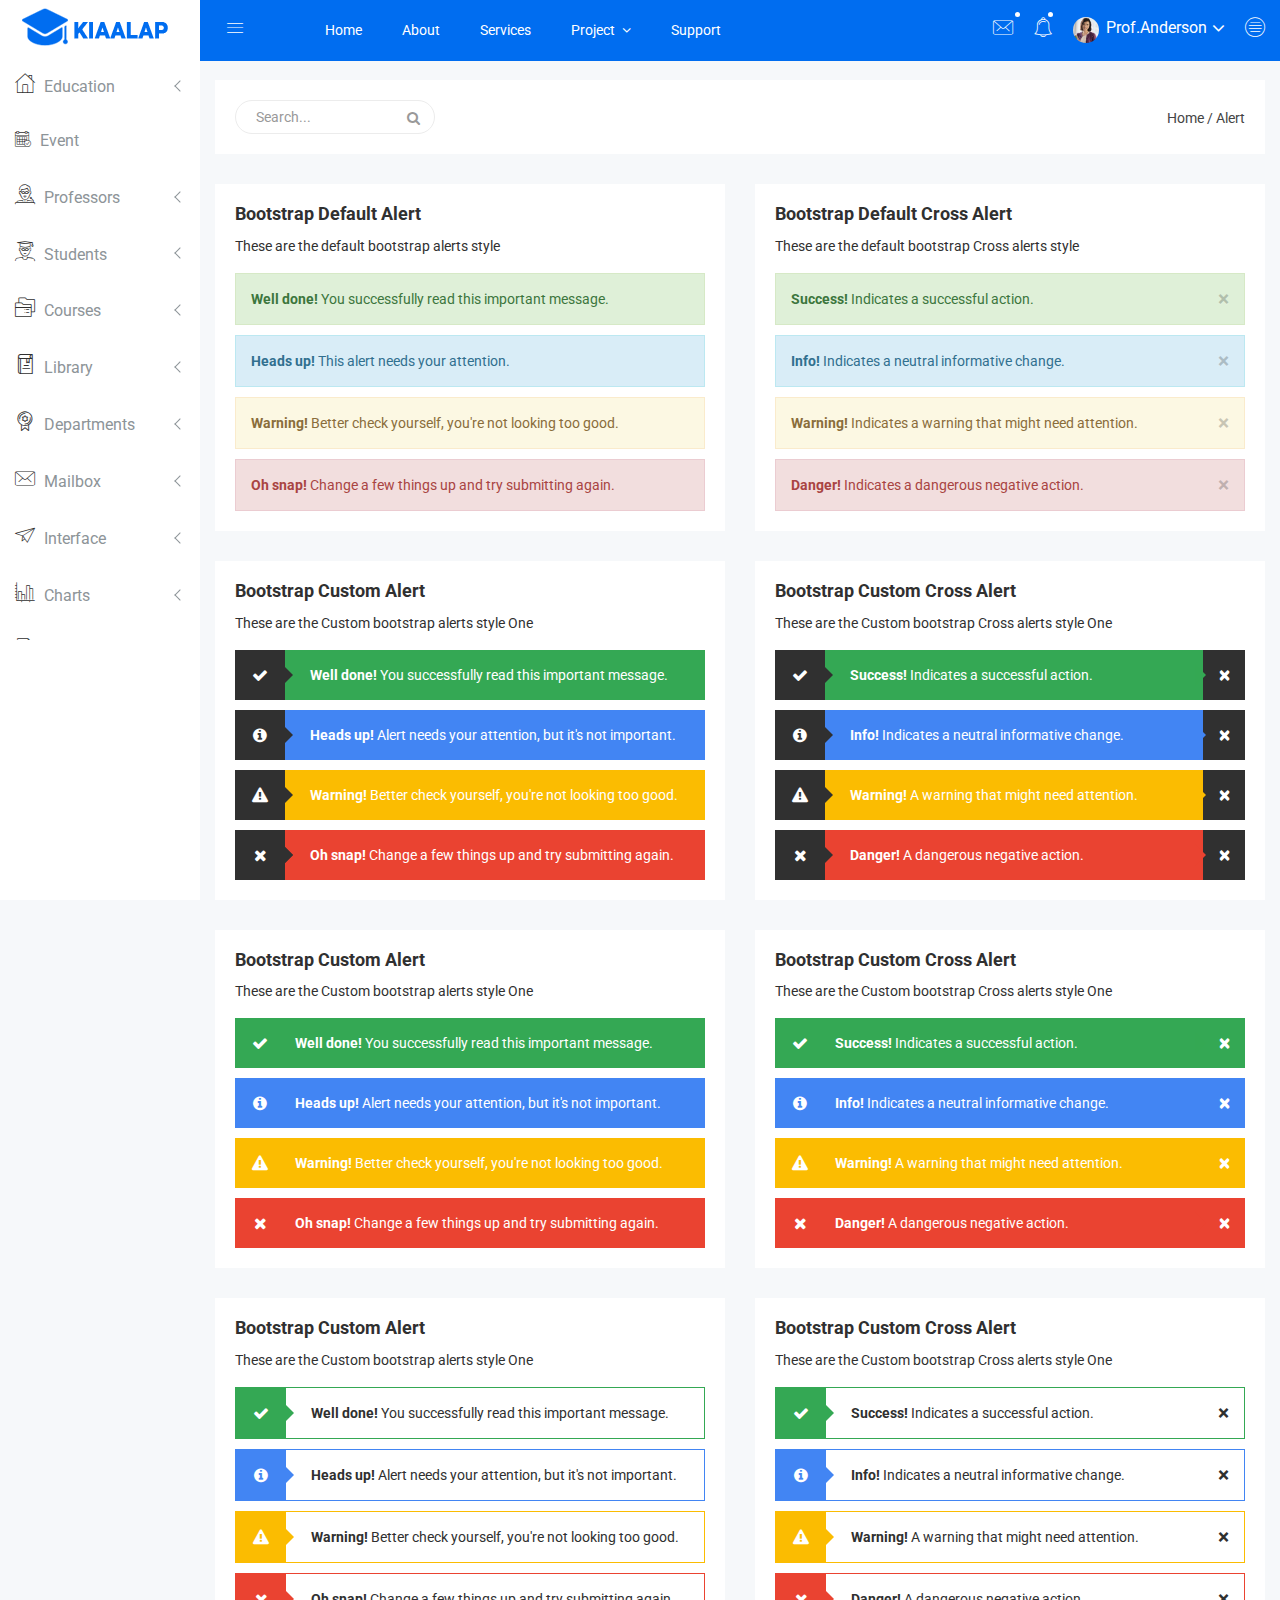
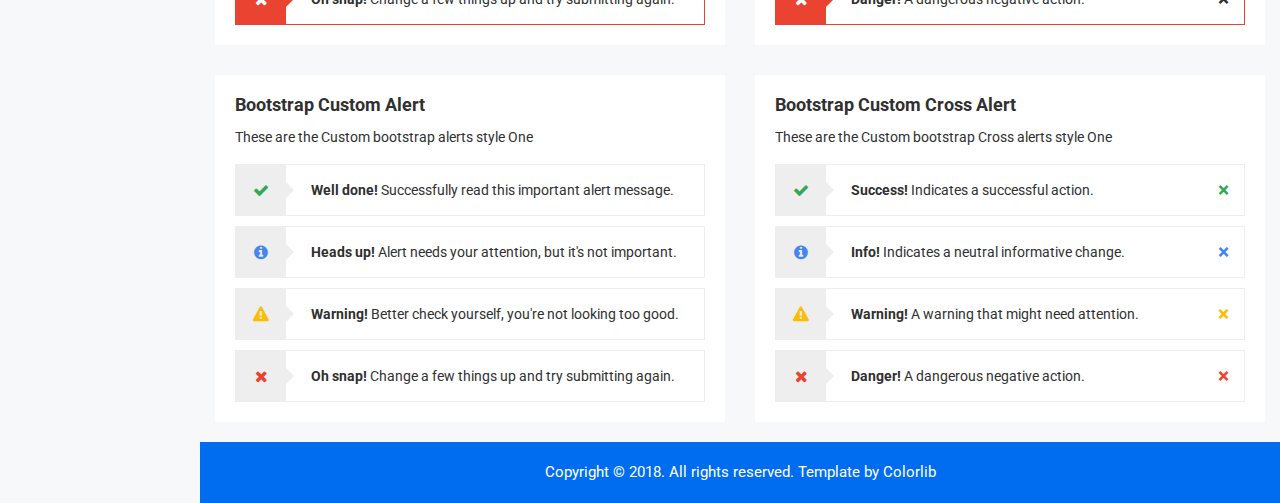
<file: EPlatform.WebUI/wwwroot/adminPanel/alerts.html>
<!doctype html>
<html class="no-js" lang="en">

<head>
    <meta charset="utf-8">
    <meta http-equiv="x-ua-compatible" content="ie=edge">
    <title>Alert | Kiaalap - Kiaalap Admin Template</title>
    <meta name="description" content="">
    <meta name="viewport" content="width=device-width, initial-scale=1">
    <!-- favicon
		============================================ -->
    <link rel="shortcut icon" type="image/x-icon" href="img/favicon.ico">
    <!-- Google Fonts
		============================================ -->
    <link href="https://fonts.googleapis.com/css?family=Roboto:100,300,400,700,900" rel="stylesheet">
    <!-- Bootstrap CSS
		============================================ -->
    <link rel="stylesheet" href="css/bootstrap.min.css">
    <!-- Bootstrap CSS
		============================================ -->
    <link rel="stylesheet" href="css/font-awesome.min.css">
    <!-- owl.carousel CSS
		============================================ -->
    <link rel="stylesheet" href="css/owl.carousel.css">
    <link rel="stylesheet" href="css/owl.theme.css">
    <link rel="stylesheet" href="css/owl.transitions.css">
    <!-- animate CSS
		============================================ -->
    <link rel="stylesheet" href="css/animate.css">
    <!-- normalize CSS
		============================================ -->
    <link rel="stylesheet" href="css/normalize.css">
    <!-- meanmenu icon CSS
		============================================ -->
    <link rel="stylesheet" href="css/meanmenu.min.css">
    <!-- main CSS
		============================================ -->
    <link rel="stylesheet" href="css/main.css">
    <!-- educate icon CSS
		============================================ -->
    <link rel="stylesheet" href="css/educate-custon-icon.css">
    <!-- morrisjs CSS
		============================================ -->
    <link rel="stylesheet" href="css/morrisjs/morris.css">
    <!-- mCustomScrollbar CSS
		============================================ -->
    <link rel="stylesheet" href="css/scrollbar/jquery.mCustomScrollbar.min.css">
    <!-- metisMenu CSS
		============================================ -->
    <link rel="stylesheet" href="css/metisMenu/metisMenu.min.css">
    <link rel="stylesheet" href="css/metisMenu/metisMenu-vertical.css">
    <!-- calendar CSS
		============================================ -->
    <link rel="stylesheet" href="css/calendar/fullcalendar.min.css">
    <link rel="stylesheet" href="css/calendar/fullcalendar.print.min.css">
    <!-- style CSS
		============================================ -->
    <link rel="stylesheet" href="css/alerts.css">
    <!-- style CSS
		============================================ -->
    <link rel="stylesheet" href="style.css">
    <!-- responsive CSS
		============================================ -->
    <link rel="stylesheet" href="css/responsive.css">
    <!-- modernizr JS
		============================================ -->
    <script src="js/vendor/modernizr-2.8.3.min.js"></script>
</head>

<body>
    <!--[if lt IE 8]>
		<p class="browserupgrade">You are using an <strong>outdated</strong> browser. Please <a href="http://browsehappy.com/">upgrade your browser</a> to improve your experience.</p>
	<![endif]-->
    <!-- Start Left menu area -->
    <div class="left-sidebar-pro">
        <nav id="sidebar" class="">
            <div class="sidebar-header">
                <a href="index.html"><img class="main-logo" src="img/logo/logo.png" alt="" /></a>
                <strong><a href="index.html"><img src="img/logo/logosn.png" alt="" /></a></strong>
            </div>
            <div class="left-custom-menu-adp-wrap comment-scrollbar">
                <nav class="sidebar-nav left-sidebar-menu-pro">
                    <ul class="metismenu" id="menu1">
                        <li>
                            <a class="has-arrow" href="index.html">
								   <span class="educate-icon educate-home icon-wrap"></span>
								   <span class="mini-click-non">Education</span>
								</a>
                            <ul class="submenu-angle" aria-expanded="true">
                                <li><a title="Dashboard v.1" href="index.html"><span class="mini-sub-pro">Dashboard v.1</span></a></li>
                                <li><a title="Dashboard v.2" href="index-1.html"><span class="mini-sub-pro">Dashboard v.2</span></a></li>
                                <li><a title="Dashboard v.3" href="index-2.html"><span class="mini-sub-pro">Dashboard v.3</span></a></li>
                                <li><a title="Analytics" href="analytics.html"><span class="mini-sub-pro">Analytics</span></a></li>
                                <li><a title="Widgets" href="widgets.html"><span class="mini-sub-pro">Widgets</span></a></li>
                            </ul>
                        </li>
                        <li>
                            <a title="Landing Page" href="events.html" aria-expanded="false"><span class="educate-icon educate-event icon-wrap sub-icon-mg" aria-hidden="true"></span> <span class="mini-click-non">Event</span></a>
                        </li>
                        <li>
                            <a class="has-arrow" href="all-professors.html" aria-expanded="false"><span class="educate-icon educate-professor icon-wrap"></span> <span class="mini-click-non">Professors</span></a>
                            <ul class="submenu-angle" aria-expanded="false">
                                <li><a title="All Professors" href="all-professors.html"><span class="mini-sub-pro">All Professors</span></a></li>
                                <li><a title="Add Professor" href="add-professor.html"><span class="mini-sub-pro">Add Professor</span></a></li>
                                <li><a title="Edit Professor" href="edit-professor.html"><span class="mini-sub-pro">Edit Professor</span></a></li>
                                <li><a title="Professor Profile" href="professor-profile.html"><span class="mini-sub-pro">Professor Profile</span></a></li>
                            </ul>
                        </li>
                        <li>
                            <a class="has-arrow" href="all-students.html" aria-expanded="false"><span class="educate-icon educate-student icon-wrap"></span> <span class="mini-click-non">Students</span></a>
                            <ul class="submenu-angle" aria-expanded="false">
                                <li><a title="All Students" href="all-students.html"><span class="mini-sub-pro">All Students</span></a></li>
                                <li><a title="Add Students" href="add-student.html"><span class="mini-sub-pro">Add Student</span></a></li>
                                <li><a title="Edit Students" href="edit-student.html"><span class="mini-sub-pro">Edit Student</span></a></li>
                                <li><a title="Students Profile" href="student-profile.html"><span class="mini-sub-pro">Student Profile</span></a></li>
                            </ul>
                        </li>
                        <li>
                            <a class="has-arrow" href="all-courses.html" aria-expanded="false"><span class="educate-icon educate-course icon-wrap"></span> <span class="mini-click-non">Courses</span></a>
                            <ul class="submenu-angle" aria-expanded="false">
                                <li><a title="All Courses" href="all-courses.html"><span class="mini-sub-pro">All Courses</span></a></li>
                                <li><a title="Add Courses" href="add-course.html"><span class="mini-sub-pro">Add Course</span></a></li>
                                <li><a title="Edit Courses" href="edit-course.html"><span class="mini-sub-pro">Edit Course</span></a></li>
                                <li><a title="Courses Profile" href="course-info.html"><span class="mini-sub-pro">Courses Info</span></a></li>
                                <li><a title="course Payment" href="course-payment.html"><span class="mini-sub-pro">Courses Payment</span></a></li>
                            </ul>
                        </li>
                        <li>
                            <a class="has-arrow" href="all-courses.html" aria-expanded="false"><span class="educate-icon educate-library icon-wrap"></span> <span class="mini-click-non">Library</span></a>
                            <ul class="submenu-angle" aria-expanded="false">
                                <li><a title="All Library" href="library-assets.html"><span class="mini-sub-pro">Library Assets</span></a></li>
                                <li><a title="Add Library" href="add-library-assets.html"><span class="mini-sub-pro">Add Library Asset</span></a></li>
                                <li><a title="Edit Library" href="edit-library-assets.html"><span class="mini-sub-pro">Edit Library Asset</span></a></li>
                            </ul>
                        </li>
                        <li>
                            <a class="has-arrow" href="all-courses.html" aria-expanded="false"><span class="educate-icon educate-department icon-wrap"></span> <span class="mini-click-non">Departments</span></a>
                            <ul class="submenu-angle" aria-expanded="false">
                                <li><a title="Departments List" href="departments.html"><span class="mini-sub-pro">Departments List</span></a></li>
                                <li><a title="Add Departments" href="add-department.html"><span class="mini-sub-pro">Add Departments</span></a></li>
                                <li><a title="Edit Departments" href="edit-department.html"><span class="mini-sub-pro">Edit Departments</span></a></li>
                            </ul>
                        </li>
                        <li>
                            <a class="has-arrow" href="mailbox.html" aria-expanded="false"><span class="educate-icon educate-message icon-wrap"></span> <span class="mini-click-non">Mailbox</span></a>
                            <ul class="submenu-angle" aria-expanded="false">
                                <li><a title="Inbox" href="mailbox.html"><span class="mini-sub-pro">Inbox</span></a></li>
                                <li><a title="View Mail" href="mailbox-view.html"><span class="mini-sub-pro">View Mail</span></a></li>
                                <li><a title="Compose Mail" href="mailbox-compose.html"><span class="mini-sub-pro">Compose Mail</span></a></li>
                            </ul>
                        </li>
                        <li>
                            <a class="has-arrow" href="mailbox.html" aria-expanded="false"><span class="educate-icon educate-interface icon-wrap"></span> <span class="mini-click-non">Interface</span></a>
                            <ul class="submenu-angle interface-mini-nb-dp" aria-expanded="false">
                                <li><a title="Google Map" href="google-map.html"><span class="mini-sub-pro">Google Map</span></a></li>
                                <li><a title="Data Maps" href="data-maps.html"><span class="mini-sub-pro">Data Maps</span></a></li>
                                <li><a title="Pdf Viewer" href="pdf-viewer.html"><span class="mini-sub-pro">Pdf Viewer</span></a></li>
                                <li><a title="X-Editable" href="x-editable.html"><span class="mini-sub-pro">X-Editable</span></a></li>
                                <li><a title="Code Editor" href="code-editor.html"><span class="mini-sub-pro">Code Editor</span></a></li>
                                <li><a title="Tree View" href="tree-view.html"><span class="mini-sub-pro">Tree View</span></a></li>
                                <li><a title="Preloader" href="preloader.html"><span class="mini-sub-pro">Preloader</span></a></li>
                                <li><a title="Images Cropper" href="images-cropper.html"><span class="mini-sub-pro">Images Cropper</span></a></li>
                            </ul>
                        </li>
                        <li>
                            <a class="has-arrow" href="mailbox.html" aria-expanded="false"><span class="educate-icon educate-charts icon-wrap"></span> <span class="mini-click-non">Charts</span></a>
                            <ul class="submenu-angle chart-mini-nb-dp" aria-expanded="false">
                                <li><a title="Bar Charts" href="bar-charts.html"><span class="mini-sub-pro">Bar Charts</span></a></li>
                                <li><a title="Line Charts" href="line-charts.html"><span class="mini-sub-pro">Line Charts</span></a></li>
                                <li><a title="Area Charts" href="area-charts.html"><span class="mini-sub-pro">Area Charts</span></a></li>
                                <li><a title="Rounded Charts" href="rounded-chart.html"><span class="mini-sub-pro">Rounded Charts</span></a></li>
                                <li><a title="C3 Charts" href="c3.html"><span class="mini-sub-pro">C3 Charts</span></a></li>
                                <li><a title="Sparkline Charts" href="sparkline.html"><span class="mini-sub-pro">Sparkline Charts</span></a></li>
                                <li><a title="Peity Charts" href="peity.html"><span class="mini-sub-pro">Peity Charts</span></a></li>
                            </ul>
                        </li>
                        <li>
                            <a class="has-arrow" href="mailbox.html" aria-expanded="false"><span class="educate-icon educate-data-table icon-wrap"></span> <span class="mini-click-non">Data Tables</span></a>
                            <ul class="submenu-angle" aria-expanded="false">
                                <li><a title="Peity Charts" href="static-table.html"><span class="mini-sub-pro">Static Table</span></a></li>
                                <li><a title="Data Table" href="data-table.html"><span class="mini-sub-pro">Data Table</span></a></li>
                            </ul>
                        </li>
                        <li>
                            <a class="has-arrow" href="mailbox.html" aria-expanded="false"><span class="educate-icon educate-form icon-wrap"></span> <span class="mini-click-non">Forms Elements</span></a>
                            <ul class="submenu-angle form-mini-nb-dp" aria-expanded="false">
                                <li><a title="Basic Form Elements" href="basic-form-element.html"><span class="mini-sub-pro">Bc Form Elements</span></a></li>
                                <li><a title="Advance Form Elements" href="advance-form-element.html"><span class="mini-sub-pro">Ad Form Elements</span></a></li>
                                <li><a title="Password Meter" href="password-meter.html"><span class="mini-sub-pro">Password Meter</span></a></li>
                                <li><a title="Multi Upload" href="multi-upload.html"><span class="mini-sub-pro">Multi Upload</span></a></li>
                                <li><a title="Text Editor" href="tinymc.html"><span class="mini-sub-pro">Text Editor</span></a></li>
                                <li><a title="Dual List Box" href="dual-list-box.html"><span class="mini-sub-pro">Dual List Box</span></a></li>
                            </ul>
                        </li>
                        <li class="active">
                            <a class="has-arrow" href="mailbox.html" aria-expanded="false"><span class="educate-icon educate-apps icon-wrap"></span> <span class="mini-click-non">App views</span></a>
                            <ul class="submenu-angle app-mini-nb-dp" aria-expanded="false">
                                <li><a title="Notifications" href="notifications.html"><span class="mini-sub-pro">Notifications</span></a></li>
                                <li><a title="Alerts" href="alerts.html"><span class="mini-sub-pro">Alerts</span></a></li>
                                <li><a title="Modals" href="modals.html"><span class="mini-sub-pro">Modals</span></a></li>
                                <li><a title="Buttons" href="buttons.html"><span class="mini-sub-pro">Buttons</span></a></li>
                                <li><a title="Tabs" href="tabs.html"><span class="mini-sub-pro">Tabs</span></a></li>
                                <li><a title="Accordion" href="accordion.html"><span class="mini-sub-pro">Accordion</span></a></li>
                            </ul>
                        </li>
                        <li id="removable">
                            <a class="has-arrow" href="#" aria-expanded="false"><span class="educate-icon educate-pages icon-wrap"></span> <span class="mini-click-non">Pages</span></a>
                            <ul class="submenu-angle page-mini-nb-dp" aria-expanded="false">
                                <li><a title="Login" href="login.html"><span class="mini-sub-pro">Login</span></a></li>
                                <li><a title="Register" href="register.html"><span class="mini-sub-pro">Register</span></a></li>
                                <li><a title="Lock" href="lock.html"><span class="mini-sub-pro">Lock</span></a></li>
                                <li><a title="Password Recovery" href="password-recovery.html"><span class="mini-sub-pro">Password Recovery</span></a></li>
                                <li><a title="404 Page" href="404.html"><span class="mini-sub-pro">404 Page</span></a></li>
                                <li><a title="500 Page" href="500.html"><span class="mini-sub-pro">500 Page</span></a></li>
                            </ul>
                        </li>
                    </ul>
                </nav>
            </div>
        </nav>
    </div>
    <!-- End Left menu area -->
    <!-- Start Welcome area -->
    <div class="all-content-wrapper">
        <div class="container-fluid">
            <div class="row">
                <div class="col-lg-12 col-md-12 col-sm-12 col-xs-12">
                    <div class="logo-pro">
                        <a href="index.html"><img class="main-logo" src="img/logo/logo.png" alt="" /></a>
                    </div>
                </div>
            </div>
        </div>
        <div class="header-advance-area">
            <div class="header-top-area">
                <div class="container-fluid">
                    <div class="row">
                        <div class="col-lg-12 col-md-12 col-sm-12 col-xs-12">
                            <div class="header-top-wraper">
                                <div class="row">
                                    <div class="col-lg-1 col-md-0 col-sm-1 col-xs-12">
                                        <div class="menu-switcher-pro">
                                            <button type="button" id="sidebarCollapse" class="btn bar-button-pro header-drl-controller-btn btn-info navbar-btn">
													<i class="educate-icon educate-nav"></i>
												</button>
                                        </div>
                                    </div>
                                    <div class="col-lg-6 col-md-7 col-sm-6 col-xs-12">
                                        <div class="header-top-menu tabl-d-n">
                                            <ul class="nav navbar-nav mai-top-nav">
                                                <li class="nav-item"><a href="#" class="nav-link">Home</a>
                                                </li>
                                                <li class="nav-item"><a href="#" class="nav-link">About</a>
                                                </li>
                                                <li class="nav-item"><a href="#" class="nav-link">Services</a>
                                                </li>
                                                <li class="nav-item dropdown res-dis-nn">
                                                    <a href="#" data-toggle="dropdown" role="button" aria-expanded="false" class="nav-link dropdown-toggle">Project <span class="angle-down-topmenu"><i class="fa fa-angle-down"></i></span></a>
                                                    <div role="menu" class="dropdown-menu animated zoomIn">
                                                        <a href="#" class="dropdown-item">Documentation</a>
                                                        <a href="#" class="dropdown-item">Expert Backend</a>
                                                        <a href="#" class="dropdown-item">Expert FrontEnd</a>
                                                        <a href="#" class="dropdown-item">Contact Support</a>
                                                    </div>
                                                </li>
                                                <li class="nav-item"><a href="#" class="nav-link">Support</a>
                                                </li>
                                            </ul>
                                        </div>
                                    </div>
                                    <div class="col-lg-5 col-md-5 col-sm-12 col-xs-12">
                                        <div class="header-right-info">
                                            <ul class="nav navbar-nav mai-top-nav header-right-menu">
                                                <li class="nav-item dropdown">
                                                    <a href="#" data-toggle="dropdown" role="button" aria-expanded="false" class="nav-link dropdown-toggle"><i class="educate-icon educate-message edu-chat-pro" aria-hidden="true"></i><span class="indicator-ms"></span></a>
                                                    <div role="menu" class="author-message-top dropdown-menu animated zoomIn">
                                                        <div class="message-single-top">
                                                            <h1>Message</h1>
                                                        </div>
                                                        <ul class="message-menu">
                                                            <li>
                                                                <a href="#">
                                                                    <div class="message-img">
                                                                        <img src="img/contact/1.jpg" alt="">
                                                                    </div>
                                                                    <div class="message-content">
                                                                        <span class="message-date">16 Sept</span>
                                                                        <h2>Advanda Cro</h2>
                                                                        <p>Please done this project as soon possible.</p>
                                                                    </div>
                                                                </a>
                                                            </li>
                                                            <li>
                                                                <a href="#">
                                                                    <div class="message-img">
                                                                        <img src="img/contact/4.jpg" alt="">
                                                                    </div>
                                                                    <div class="message-content">
                                                                        <span class="message-date">16 Sept</span>
                                                                        <h2>Sulaiman din</h2>
                                                                        <p>Please done this project as soon possible.</p>
                                                                    </div>
                                                                </a>
                                                            </li>
                                                            <li>
                                                                <a href="#">
                                                                    <div class="message-img">
                                                                        <img src="img/contact/3.jpg" alt="">
                                                                    </div>
                                                                    <div class="message-content">
                                                                        <span class="message-date">16 Sept</span>
                                                                        <h2>Victor Jara</h2>
                                                                        <p>Please done this project as soon possible.</p>
                                                                    </div>
                                                                </a>
                                                            </li>
                                                            <li>
                                                                <a href="#">
                                                                    <div class="message-img">
                                                                        <img src="img/contact/2.jpg" alt="">
                                                                    </div>
                                                                    <div class="message-content">
                                                                        <span class="message-date">16 Sept</span>
                                                                        <h2>Victor Jara</h2>
                                                                        <p>Please done this project as soon possible.</p>
                                                                    </div>
                                                                </a>
                                                            </li>
                                                        </ul>
                                                        <div class="message-view">
                                                            <a href="#">View All Messages</a>
                                                        </div>
                                                    </div>
                                                </li>
                                                <li class="nav-item"><a href="#" data-toggle="dropdown" role="button" aria-expanded="false" class="nav-link dropdown-toggle"><i class="educate-icon educate-bell" aria-hidden="true"></i><span class="indicator-nt"></span></a>
                                                    <div role="menu" class="notification-author dropdown-menu animated zoomIn">
                                                        <div class="notification-single-top">
                                                            <h1>Notifications</h1>
                                                        </div>
                                                        <ul class="notification-menu">
                                                            <li>
                                                                <a href="#">
                                                                    <div class="notification-icon">
                                                                        <i class="educate-icon educate-checked edu-checked-pro admin-check-pro" aria-hidden="true"></i>
                                                                    </div>
                                                                    <div class="notification-content">
                                                                        <span class="notification-date">16 Sept</span>
                                                                        <h2>Advanda Cro</h2>
                                                                        <p>Please done this project as soon possible.</p>
                                                                    </div>
                                                                </a>
                                                            </li>
                                                            <li>
                                                                <a href="#">
                                                                    <div class="notification-icon">
                                                                        <i class="fa fa-cloud edu-cloud-computing-down" aria-hidden="true"></i>
                                                                    </div>
                                                                    <div class="notification-content">
                                                                        <span class="notification-date">16 Sept</span>
                                                                        <h2>Sulaiman din</h2>
                                                                        <p>Please done this project as soon possible.</p>
                                                                    </div>
                                                                </a>
                                                            </li>
                                                            <li>
                                                                <a href="#">
                                                                    <div class="notification-icon">
                                                                        <i class="fa fa-eraser edu-shield" aria-hidden="true"></i>
                                                                    </div>
                                                                    <div class="notification-content">
                                                                        <span class="notification-date">16 Sept</span>
                                                                        <h2>Victor Jara</h2>
                                                                        <p>Please done this project as soon possible.</p>
                                                                    </div>
                                                                </a>
                                                            </li>
                                                            <li>
                                                                <a href="#">
                                                                    <div class="notification-icon">
                                                                        <i class="fa fa-line-chart edu-analytics-arrow" aria-hidden="true"></i>
                                                                    </div>
                                                                    <div class="notification-content">
                                                                        <span class="notification-date">16 Sept</span>
                                                                        <h2>Victor Jara</h2>
                                                                        <p>Please done this project as soon possible.</p>
                                                                    </div>
                                                                </a>
                                                            </li>
                                                        </ul>
                                                        <div class="notification-view">
                                                            <a href="#">View All Notification</a>
                                                        </div>
                                                    </div>
                                                </li>
                                                <li class="nav-item">
                                                    <a href="#" data-toggle="dropdown" role="button" aria-expanded="false" class="nav-link dropdown-toggle">
															<img src="img/product/pro4.jpg" alt="" />
															<span class="admin-name">Prof.Anderson</span>
															<i class="fa fa-angle-down edu-icon edu-down-arrow"></i>
														</a>
                                                    <ul role="menu" class="dropdown-header-top author-log dropdown-menu animated zoomIn">
                                                        <li><a href="#"><span class="edu-icon edu-home-admin author-log-ic"></span>My Account</a>
                                                        </li>
                                                        <li><a href="#"><span class="edu-icon edu-user-rounded author-log-ic"></span>My Profile</a>
                                                        </li>
                                                        <li><a href="#"><span class="edu-icon edu-money author-log-ic"></span>User Billing</a>
                                                        </li>
                                                        <li><a href="#"><span class="edu-icon edu-settings author-log-ic"></span>Settings</a>
                                                        </li>
                                                        <li><a href="#"><span class="edu-icon edu-locked author-log-ic"></span>Log Out</a>
                                                        </li>
                                                    </ul>
                                                </li>
                                                <li class="nav-item nav-setting-open"><a href="#" data-toggle="dropdown" role="button" aria-expanded="false" class="nav-link dropdown-toggle"><i class="educate-icon educate-menu"></i></a>

                                                    <div role="menu" class="admintab-wrap menu-setting-wrap menu-setting-wrap-bg dropdown-menu animated zoomIn">
                                                        <ul class="nav nav-tabs custon-set-tab">
                                                            <li class="active"><a data-toggle="tab" href="#Notes">Notes</a>
                                                            </li>
                                                            <li><a data-toggle="tab" href="#Projects">Projects</a>
                                                            </li>
                                                            <li><a data-toggle="tab" href="#Settings">Settings</a>
                                                            </li>
                                                        </ul>

                                                        <div class="tab-content custom-bdr-nt">
                                                            <div id="Notes" class="tab-pane fade in active">
                                                                <div class="notes-area-wrap">
                                                                    <div class="note-heading-indicate">
                                                                        <h2><i class="fa fa-comments-o"></i> Latest Notes</h2>
                                                                        <p>You have 10 new message.</p>
                                                                    </div>
                                                                    <div class="notes-list-area notes-menu-scrollbar">
                                                                        <ul class="notes-menu-list">
                                                                            <li>
                                                                                <a href="#">
                                                                                    <div class="notes-list-flow">
                                                                                        <div class="notes-img">
                                                                                            <img src="img/contact/4.jpg" alt="" />
                                                                                        </div>
                                                                                        <div class="notes-content">
                                                                                            <p> The point of using Lorem Ipsum is that it has a more-or-less normal.</p>
                                                                                            <span>Yesterday 2:45 pm</span>
                                                                                        </div>
                                                                                    </div>
                                                                                </a>
                                                                            </li>
                                                                            <li>
                                                                                <a href="#">
                                                                                    <div class="notes-list-flow">
                                                                                        <div class="notes-img">
                                                                                            <img src="img/contact/1.jpg" alt="" />
                                                                                        </div>
                                                                                        <div class="notes-content">
                                                                                            <p> The point of using Lorem Ipsum is that it has a more-or-less normal.</p>
                                                                                            <span>Yesterday 2:45 pm</span>
                                                                                        </div>
                                                                                    </div>
                                                                                </a>
                                                                            </li>
                                                                            <li>
                                                                                <a href="#">
                                                                                    <div class="notes-list-flow">
                                                                                        <div class="notes-img">
                                                                                            <img src="img/contact/2.jpg" alt="" />
                                                                                        </div>
                                                                                        <div class="notes-content">
                                                                                            <p> The point of using Lorem Ipsum is that it has a more-or-less normal.</p>
                                                                                            <span>Yesterday 2:45 pm</span>
                                                                                        </div>
                                                                                    </div>
                                                                                </a>
                                                                            </li>
                                                                            <li>
                                                                                <a href="#">
                                                                                    <div class="notes-list-flow">
                                                                                        <div class="notes-img">
                                                                                            <img src="img/contact/3.jpg" alt="" />
                                                                                        </div>
                                                                                        <div class="notes-content">
                                                                                            <p> The point of using Lorem Ipsum is that it has a more-or-less normal.</p>
                                                                                            <span>Yesterday 2:45 pm</span>
                                                                                        </div>
                                                                                    </div>
                                                                                </a>
                                                                            </li>
                                                                            <li>
                                                                                <a href="#">
                                                                                    <div class="notes-list-flow">
                                                                                        <div class="notes-img">
                                                                                            <img src="img/contact/4.jpg" alt="" />
                                                                                        </div>
                                                                                        <div class="notes-content">
                                                                                            <p> The point of using Lorem Ipsum is that it has a more-or-less normal.</p>
                                                                                            <span>Yesterday 2:45 pm</span>
                                                                                        </div>
                                                                                    </div>
                                                                                </a>
                                                                            </li>
                                                                            <li>
                                                                                <a href="#">
                                                                                    <div class="notes-list-flow">
                                                                                        <div class="notes-img">
                                                                                            <img src="img/contact/1.jpg" alt="" />
                                                                                        </div>
                                                                                        <div class="notes-content">
                                                                                            <p> The point of using Lorem Ipsum is that it has a more-or-less normal.</p>
                                                                                            <span>Yesterday 2:45 pm</span>
                                                                                        </div>
                                                                                    </div>
                                                                                </a>
                                                                            </li>
                                                                            <li>
                                                                                <a href="#">
                                                                                    <div class="notes-list-flow">
                                                                                        <div class="notes-img">
                                                                                            <img src="img/contact/2.jpg" alt="" />
                                                                                        </div>
                                                                                        <div class="notes-content">
                                                                                            <p> The point of using Lorem Ipsum is that it has a more-or-less normal.</p>
                                                                                            <span>Yesterday 2:45 pm</span>
                                                                                        </div>
                                                                                    </div>
                                                                                </a>
                                                                            </li>
                                                                            <li>
                                                                                <a href="#">
                                                                                    <div class="notes-list-flow">
                                                                                        <div class="notes-img">
                                                                                            <img src="img/contact/1.jpg" alt="" />
                                                                                        </div>
                                                                                        <div class="notes-content">
                                                                                            <p> The point of using Lorem Ipsum is that it has a more-or-less normal.</p>
                                                                                            <span>Yesterday 2:45 pm</span>
                                                                                        </div>
                                                                                    </div>
                                                                                </a>
                                                                            </li>
                                                                            <li>
                                                                                <a href="#">
                                                                                    <div class="notes-list-flow">
                                                                                        <div class="notes-img">
                                                                                            <img src="img/contact/2.jpg" alt="" />
                                                                                        </div>
                                                                                        <div class="notes-content">
                                                                                            <p> The point of using Lorem Ipsum is that it has a more-or-less normal.</p>
                                                                                            <span>Yesterday 2:45 pm</span>
                                                                                        </div>
                                                                                    </div>
                                                                                </a>
                                                                            </li>
                                                                            <li>
                                                                                <a href="#">
                                                                                    <div class="notes-list-flow">
                                                                                        <div class="notes-img">
                                                                                            <img src="img/contact/3.jpg" alt="" />
                                                                                        </div>
                                                                                        <div class="notes-content">
                                                                                            <p> The point of using Lorem Ipsum is that it has a more-or-less normal.</p>
                                                                                            <span>Yesterday 2:45 pm</span>
                                                                                        </div>
                                                                                    </div>
                                                                                </a>
                                                                            </li>
                                                                        </ul>
                                                                    </div>
                                                                </div>
                                                            </div>
                                                            <div id="Projects" class="tab-pane fade">
                                                                <div class="projects-settings-wrap">
                                                                    <div class="note-heading-indicate">
                                                                        <h2><i class="fa fa-cube"></i> Latest projects</h2>
                                                                        <p> You have 20 projects. 5 not completed.</p>
                                                                    </div>
                                                                    <div class="project-st-list-area project-st-menu-scrollbar">
                                                                        <ul class="projects-st-menu-list">
                                                                            <li>
                                                                                <a href="#">
                                                                                    <div class="project-list-flow">
                                                                                        <div class="projects-st-heading">
                                                                                            <h2>Web Development</h2>
                                                                                            <p> The point of using Lorem Ipsum is that it has a more or less normal.</p>
                                                                                            <span class="project-st-time">1 hours ago</span>
                                                                                        </div>
                                                                                        <div class="projects-st-content">
                                                                                            <p>Completion with: 28%</p>
                                                                                            <div class="progress progress-mini">
                                                                                                <div style="width: 28%;" class="progress-bar progress-bar-danger hd-tp-1"></div>
                                                                                            </div>
                                                                                            <p>Project end: 4:00 pm - 12.06.2014</p>
                                                                                        </div>
                                                                                    </div>
                                                                                </a>
                                                                            </li>
                                                                            <li>
                                                                                <a href="#">
                                                                                    <div class="project-list-flow">
                                                                                        <div class="projects-st-heading">
                                                                                            <h2>Software Development</h2>
                                                                                            <p> The point of using Lorem Ipsum is that it has a more or less normal.</p>
                                                                                            <span class="project-st-time">2 hours ago</span>
                                                                                        </div>
                                                                                        <div class="projects-st-content project-rating-cl">
                                                                                            <p>Completion with: 68%</p>
                                                                                            <div class="progress progress-mini">
                                                                                                <div style="width: 68%;" class="progress-bar hd-tp-2"></div>
                                                                                            </div>
                                                                                            <p>Project end: 4:00 pm - 12.06.2014</p>
                                                                                        </div>
                                                                                    </div>
                                                                                </a>
                                                                            </li>
                                                                            <li>
                                                                                <a href="#">
                                                                                    <div class="project-list-flow">
                                                                                        <div class="projects-st-heading">
                                                                                            <h2>Graphic Design</h2>
                                                                                            <p> The point of using Lorem Ipsum is that it has a more or less normal.</p>
                                                                                            <span class="project-st-time">3 hours ago</span>
                                                                                        </div>
                                                                                        <div class="projects-st-content">
                                                                                            <p>Completion with: 78%</p>
                                                                                            <div class="progress progress-mini">
                                                                                                <div style="width: 78%;" class="progress-bar hd-tp-3"></div>
                                                                                            </div>
                                                                                            <p>Project end: 4:00 pm - 12.06.2014</p>
                                                                                        </div>
                                                                                    </div>
                                                                                </a>
                                                                            </li>
                                                                            <li>
                                                                                <a href="#">
                                                                                    <div class="project-list-flow">
                                                                                        <div class="projects-st-heading">
                                                                                            <h2>Web Design</h2>
                                                                                            <p> The point of using Lorem Ipsum is that it has a more or less normal.</p>
                                                                                            <span class="project-st-time">4 hours ago</span>
                                                                                        </div>
                                                                                        <div class="projects-st-content project-rating-cl2">
                                                                                            <p>Completion with: 38%</p>
                                                                                            <div class="progress progress-mini">
                                                                                                <div style="width: 38%;" class="progress-bar progress-bar-danger hd-tp-4"></div>
                                                                                            </div>
                                                                                            <p>Project end: 4:00 pm - 12.06.2014</p>
                                                                                        </div>
                                                                                    </div>
                                                                                </a>
                                                                            </li>
                                                                            <li>
                                                                                <a href="#">
                                                                                    <div class="project-list-flow">
                                                                                        <div class="projects-st-heading">
                                                                                            <h2>Business Card</h2>
                                                                                            <p> The point of using Lorem Ipsum is that it has a more or less normal.</p>
                                                                                            <span class="project-st-time">5 hours ago</span>
                                                                                        </div>
                                                                                        <div class="projects-st-content">
                                                                                            <p>Completion with: 28%</p>
                                                                                            <div class="progress progress-mini">
                                                                                                <div style="width: 28%;" class="progress-bar progress-bar-danger hd-tp-5"></div>
                                                                                            </div>
                                                                                            <p>Project end: 4:00 pm - 12.06.2014</p>
                                                                                        </div>
                                                                                    </div>
                                                                                </a>
                                                                            </li>
                                                                            <li>
                                                                                <a href="#">
                                                                                    <div class="project-list-flow">
                                                                                        <div class="projects-st-heading">
                                                                                            <h2>Ecommerce Business</h2>
                                                                                            <p> The point of using Lorem Ipsum is that it has a more or less normal.</p>
                                                                                            <span class="project-st-time">6 hours ago</span>
                                                                                        </div>
                                                                                        <div class="projects-st-content project-rating-cl">
                                                                                            <p>Completion with: 68%</p>
                                                                                            <div class="progress progress-mini">
                                                                                                <div style="width: 68%;" class="progress-bar hd-tp-6"></div>
                                                                                            </div>
                                                                                            <p>Project end: 4:00 pm - 12.06.2014</p>
                                                                                        </div>
                                                                                    </div>
                                                                                </a>
                                                                            </li>
                                                                            <li>
                                                                                <a href="#">
                                                                                    <div class="project-list-flow">
                                                                                        <div class="projects-st-heading">
                                                                                            <h2>Woocommerce Plugin</h2>
                                                                                            <p> The point of using Lorem Ipsum is that it has a more or less normal.</p>
                                                                                            <span class="project-st-time">7 hours ago</span>
                                                                                        </div>
                                                                                        <div class="projects-st-content">
                                                                                            <p>Completion with: 78%</p>
                                                                                            <div class="progress progress-mini">
                                                                                                <div style="width: 78%;" class="progress-bar"></div>
                                                                                            </div>
                                                                                            <p>Project end: 4:00 pm - 12.06.2014</p>
                                                                                        </div>
                                                                                    </div>
                                                                                </a>
                                                                            </li>
                                                                            <li>
                                                                                <a href="#">
                                                                                    <div class="project-list-flow">
                                                                                        <div class="projects-st-heading">
                                                                                            <h2>Wordpress Theme</h2>
                                                                                            <p> The point of using Lorem Ipsum is that it has a more or less normal.</p>
                                                                                            <span class="project-st-time">9 hours ago</span>
                                                                                        </div>
                                                                                        <div class="projects-st-content project-rating-cl2">
                                                                                            <p>Completion with: 38%</p>
                                                                                            <div class="progress progress-mini">
                                                                                                <div style="width: 38%;" class="progress-bar progress-bar-danger"></div>
                                                                                            </div>
                                                                                            <p>Project end: 4:00 pm - 12.06.2014</p>
                                                                                        </div>
                                                                                    </div>
                                                                                </a>
                                                                            </li>
                                                                        </ul>
                                                                    </div>
                                                                </div>
                                                            </div>
                                                            <div id="Settings" class="tab-pane fade">
                                                                <div class="setting-panel-area">
                                                                    <div class="note-heading-indicate">
                                                                        <h2><i class="fa fa-gears"></i> Settings Panel</h2>
                                                                        <p> You have 20 Settings. 5 not completed.</p>
                                                                    </div>
                                                                    <ul class="setting-panel-list">
                                                                        <li>
                                                                            <div class="checkbox-setting-pro">
                                                                                <div class="checkbox-title-pro">
                                                                                    <h2>Show notifications</h2>
                                                                                    <div class="ts-custom-check">
                                                                                        <div class="onoffswitch">
                                                                                            <input type="checkbox" name="collapsemenu" class="onoffswitch-checkbox" id="example">
                                                                                            <label class="onoffswitch-label" for="example">
																									<span class="onoffswitch-inner"></span>
																									<span class="onoffswitch-switch"></span>
																								</label>
                                                                                        </div>
                                                                                    </div>
                                                                                </div>
                                                                            </div>
                                                                        </li>
                                                                        <li>
                                                                            <div class="checkbox-setting-pro">
                                                                                <div class="checkbox-title-pro">
                                                                                    <h2>Disable Chat</h2>
                                                                                    <div class="ts-custom-check">
                                                                                        <div class="onoffswitch">
                                                                                            <input type="checkbox" name="collapsemenu" class="onoffswitch-checkbox" id="example3">
                                                                                            <label class="onoffswitch-label" for="example3">
																									<span class="onoffswitch-inner"></span>
																									<span class="onoffswitch-switch"></span>
																								</label>
                                                                                        </div>
                                                                                    </div>
                                                                                </div>
                                                                            </div>
                                                                        </li>
                                                                        <li>
                                                                            <div class="checkbox-setting-pro">
                                                                                <div class="checkbox-title-pro">
                                                                                    <h2>Enable history</h2>
                                                                                    <div class="ts-custom-check">
                                                                                        <div class="onoffswitch">
                                                                                            <input type="checkbox" name="collapsemenu" class="onoffswitch-checkbox" id="example4">
                                                                                            <label class="onoffswitch-label" for="example4">
																									<span class="onoffswitch-inner"></span>
																									<span class="onoffswitch-switch"></span>
																								</label>
                                                                                        </div>
                                                                                    </div>
                                                                                </div>
                                                                            </div>
                                                                        </li>
                                                                        <li>
                                                                            <div class="checkbox-setting-pro">
                                                                                <div class="checkbox-title-pro">
                                                                                    <h2>Show charts</h2>
                                                                                    <div class="ts-custom-check">
                                                                                        <div class="onoffswitch">
                                                                                            <input type="checkbox" name="collapsemenu" class="onoffswitch-checkbox" id="example7">
                                                                                            <label class="onoffswitch-label" for="example7">
																									<span class="onoffswitch-inner"></span>
																									<span class="onoffswitch-switch"></span>
																								</label>
                                                                                        </div>
                                                                                    </div>
                                                                                </div>
                                                                            </div>
                                                                        </li>
                                                                        <li>
                                                                            <div class="checkbox-setting-pro">
                                                                                <div class="checkbox-title-pro">
                                                                                    <h2>Update everyday</h2>
                                                                                    <div class="ts-custom-check">
                                                                                        <div class="onoffswitch">
                                                                                            <input type="checkbox" name="collapsemenu" checked="" class="onoffswitch-checkbox" id="example2">
                                                                                            <label class="onoffswitch-label" for="example2">
																									<span class="onoffswitch-inner"></span>
																									<span class="onoffswitch-switch"></span>
																								</label>
                                                                                        </div>
                                                                                    </div>
                                                                                </div>
                                                                            </div>
                                                                        </li>
                                                                        <li>
                                                                            <div class="checkbox-setting-pro">
                                                                                <div class="checkbox-title-pro">
                                                                                    <h2>Global search</h2>
                                                                                    <div class="ts-custom-check">
                                                                                        <div class="onoffswitch">
                                                                                            <input type="checkbox" name="collapsemenu" checked="" class="onoffswitch-checkbox" id="example6">
                                                                                            <label class="onoffswitch-label" for="example6">
																									<span class="onoffswitch-inner"></span>
																									<span class="onoffswitch-switch"></span>
																								</label>
                                                                                        </div>
                                                                                    </div>
                                                                                </div>
                                                                            </div>
                                                                        </li>
                                                                        <li>
                                                                            <div class="checkbox-setting-pro">
                                                                                <div class="checkbox-title-pro">
                                                                                    <h2>Offline users</h2>
                                                                                    <div class="ts-custom-check">
                                                                                        <div class="onoffswitch">
                                                                                            <input type="checkbox" name="collapsemenu" checked="" class="onoffswitch-checkbox" id="example5">
                                                                                            <label class="onoffswitch-label" for="example5">
																									<span class="onoffswitch-inner"></span>
																									<span class="onoffswitch-switch"></span>
																								</label>
                                                                                        </div>
                                                                                    </div>
                                                                                </div>
                                                                            </div>
                                                                        </li>
                                                                    </ul>

                                                                </div>
                                                            </div>
                                                        </div>
                                                    </div>
                                                </li>
                                            </ul>
                                        </div>
                                    </div>
                                </div>
                            </div>
                        </div>
                    </div>
                </div>
            </div>
            <!-- Mobile Menu start -->
            <div class="mobile-menu-area">
                <div class="container">
                    <div class="row">
                        <div class="col-lg-12 col-md-12 col-sm-12 col-xs-12">
                            <div class="mobile-menu">
                                <nav id="dropdown">
                                    <ul class="mobile-menu-nav">
                                        <li><a data-toggle="collapse" data-target="#Charts" href="#">Home <span class="admin-project-icon edu-icon edu-down-arrow"></span></a>
                                            <ul class="collapse dropdown-header-top">
                                                <li><a href="index.html">Dashboard v.1</a></li>
                                                <li><a href="index-1.html">Dashboard v.2</a></li>
                                                <li><a href="index-3.html">Dashboard v.3</a></li>
                                                <li><a href="analytics.html">Analytics</a></li>
                                                <li><a href="widgets.html">Widgets</a></li>
                                            </ul>
                                        </li>
                                        <li><a href="events.html">Event</a></li>
                                        <li><a data-toggle="collapse" data-target="#demoevent" href="#">Professors <span class="admin-project-icon edu-icon edu-down-arrow"></span></a>
                                            <ul id="demoevent" class="collapse dropdown-header-top">
                                                <li><a href="all-professors.html">All Professors</a>
                                                </li>
                                                <li><a href="add-professor.html">Add Professor</a>
                                                </li>
                                                <li><a href="edit-professor.html">Edit Professor</a>
                                                </li>
                                                <li><a href="professor-profile.html">Professor Profile</a>
                                                </li>
                                            </ul>
                                        </li>
                                        <li><a data-toggle="collapse" data-target="#demopro" href="#">Students <span class="admin-project-icon edu-icon edu-down-arrow"></span></a>
                                            <ul id="demopro" class="collapse dropdown-header-top">
                                                <li><a href="all-students.html">All Students</a>
                                                </li>
                                                <li><a href="add-student.html">Add Student</a>
                                                </li>
                                                <li><a href="edit-student.html">Edit Student</a>
                                                </li>
                                                <li><a href="student-profile.html">Student Profile</a>
                                                </li>
                                            </ul>
                                        </li>
                                        <li><a data-toggle="collapse" data-target="#democrou" href="#">Courses <span class="admin-project-icon edu-icon edu-down-arrow"></span></a>
                                            <ul id="democrou" class="collapse dropdown-header-top">
                                                <li><a href="all-courses.html">All Courses</a>
                                                </li>
                                                <li><a href="add-course.html">Add Course</a>
                                                </li>
                                                <li><a href="edit-course.html">Edit Course</a>
                                                </li>
                                                <li><a href="course-profile.html">Courses Info</a>
                                                </li>
                                                <li><a href="course-payment.html">Courses Payment</a>
                                                </li>
                                            </ul>
                                        </li>
                                        <li><a data-toggle="collapse" data-target="#demolibra" href="#">Library <span class="admin-project-icon edu-icon edu-down-arrow"></span></a>
                                            <ul id="demolibra" class="collapse dropdown-header-top">
                                                <li><a href="library-assets.html">Library Assets</a>
                                                </li>
                                                <li><a href="add-library-assets.html">Add Library Asset</a>
                                                </li>
                                                <li><a href="edit-library-assets.html">Edit Library Asset</a>
                                                </li>
                                            </ul>
                                        </li>
                                        <li><a data-toggle="collapse" data-target="#demodepart" href="#">Departments <span class="admin-project-icon edu-icon edu-down-arrow"></span></a>
                                            <ul id="demodepart" class="collapse dropdown-header-top">
                                                <li><a href="departments.html">Departments List</a>
                                                </li>
                                                <li><a href="add-department.html">Add Departments</a>
                                                </li>
                                                <li><a href="edit-department.html">Edit Departments</a>
                                                </li>
                                            </ul>
                                        </li>
                                        <li><a data-toggle="collapse" data-target="#demomi" href="#">Mailbox <span class="admin-project-icon edu-icon edu-down-arrow"></span></a>
                                            <ul id="demomi" class="collapse dropdown-header-top">
                                                <li><a href="mailbox.html">Inbox</a>
                                                </li>
                                                <li><a href="mailbox-view.html">View Mail</a>
                                                </li>
                                                <li><a href="mailbox-compose.html">Compose Mail</a>
                                                </li>
                                            </ul>
                                        </li>
                                        <li><a data-toggle="collapse" data-target="#Miscellaneousmob" href="#">Interface <span class="admin-project-icon edu-icon edu-down-arrow"></span></a>
                                            <ul id="Miscellaneousmob" class="collapse dropdown-header-top">
                                                <li><a href="google-map.html">Google Map</a>
                                                </li>
                                                <li><a href="data-maps.html">Data Maps</a>
                                                </li>
                                                <li><a href="pdf-viewer.html">Pdf Viewer</a>
                                                </li>
                                                <li><a href="x-editable.html">X-Editable</a>
                                                </li>
                                                <li><a href="code-editor.html">Code Editor</a>
                                                </li>
                                                <li><a href="tree-view.html">Tree View</a>
                                                </li>
                                                <li><a href="preloader.html">Preloader</a>
                                                </li>
                                                <li><a href="images-cropper.html">Images Cropper</a>
                                                </li>
                                            </ul>
                                        </li>
                                        <li><a data-toggle="collapse" data-target="#Chartsmob" href="#">Charts <span class="admin-project-icon edu-icon edu-down-arrow"></span></a>
                                            <ul id="Chartsmob" class="collapse dropdown-header-top">
                                                <li><a href="bar-charts.html">Bar Charts</a>
                                                </li>
                                                <li><a href="line-charts.html">Line Charts</a>
                                                </li>
                                                <li><a href="area-charts.html">Area Charts</a>
                                                </li>
                                                <li><a href="rounded-chart.html">Rounded Charts</a>
                                                </li>
                                                <li><a href="c3.html">C3 Charts</a>
                                                </li>
                                                <li><a href="sparkline.html">Sparkline Charts</a>
                                                </li>
                                                <li><a href="peity.html">Peity Charts</a>
                                                </li>
                                            </ul>
                                        </li>
                                        <li><a data-toggle="collapse" data-target="#Tablesmob" href="#">Tables <span class="admin-project-icon edu-icon edu-down-arrow"></span></a>
                                            <ul id="Tablesmob" class="collapse dropdown-header-top">
                                                <li><a href="static-table.html">Static Table</a>
                                                </li>
                                                <li><a href="data-table.html">Data Table</a>
                                                </li>
                                            </ul>
                                        </li>
                                        <li><a data-toggle="collapse" data-target="#formsmob" href="#">Forms <span class="admin-project-icon edu-icon edu-down-arrow"></span></a>
                                            <ul id="formsmob" class="collapse dropdown-header-top">
                                                <li><a href="basic-form-element.html">Basic Form Elements</a>
                                                </li>
                                                <li><a href="advance-form-element.html">Advanced Form Elements</a>
                                                </li>
                                                <li><a href="password-meter.html">Password Meter</a>
                                                </li>
                                                <li><a href="multi-upload.html">Multi Upload</a>
                                                </li>
                                                <li><a href="tinymc.html">Text Editor</a>
                                                </li>
                                                <li><a href="dual-list-box.html">Dual List Box</a>
                                                </li>
                                            </ul>
                                        </li>
                                        <li><a data-toggle="collapse" data-target="#Appviewsmob" href="#">App views <span class="admin-project-icon edu-icon edu-down-arrow"></span></a>
                                            <ul id="Appviewsmob" class="collapse dropdown-header-top">
                                                <li><a href="basic-form-element.html">Basic Form Elements</a>
                                                </li>
                                                <li><a href="advance-form-element.html">Advanced Form Elements</a>
                                                </li>
                                                <li><a href="password-meter.html">Password Meter</a>
                                                </li>
                                                <li><a href="multi-upload.html">Multi Upload</a>
                                                </li>
                                                <li><a href="tinymc.html">Text Editor</a>
                                                </li>
                                                <li><a href="dual-list-box.html">Dual List Box</a>
                                                </li>
                                            </ul>
                                        </li>
                                        <li><a data-toggle="collapse" data-target="#Pagemob" href="#">Pages <span class="admin-project-icon edu-icon edu-down-arrow"></span></a>
                                            <ul id="Pagemob" class="collapse dropdown-header-top">
                                                <li><a href="login.html">Login</a>
                                                </li>
                                                <li><a href="register.html">Register</a>
                                                </li>
                                                <li><a href="lock.html">Lock</a>
                                                </li>
                                                <li><a href="password-recovery.html">Password Recovery</a>
                                                </li>
                                                <li><a href="404.html">404 Page</a></li>
                                                <li><a href="500.html">500 Page</a></li>
                                            </ul>
                                        </li>
                                    </ul>
                                </nav>
                            </div>
                        </div>
                    </div>
                </div>
            </div>
            <!-- Mobile Menu end -->
            <div class="breadcome-area">
                <div class="container-fluid">
                    <div class="row">
                        <div class="col-lg-12 col-md-12 col-sm-12 col-xs-12">
                            <div class="breadcome-list single-page-breadcome">
                                <div class="row">
                                    <div class="col-lg-6 col-md-6 col-sm-6 col-xs-12">
                                        <div class="breadcome-heading">
                                            <form role="search" class="sr-input-func">
                                                <input type="text" placeholder="Search..." class="search-int form-control">
                                                <a href="#"><i class="fa fa-search"></i></a>
                                            </form>
                                        </div>
                                    </div>
                                    <div class="col-lg-6 col-md-6 col-sm-6 col-xs-12">
                                        <ul class="breadcome-menu">
                                            <li><a href="#">Home</a> <span class="bread-slash">/</span>
                                            </li>
                                            <li><span class="bread-blod">Alert</span>
                                            </li>
                                        </ul>
                                    </div>
                                </div>
                            </div>
                        </div>
                    </div>
                </div>
            </div>
        </div>
        <!-- Alert Start-->
        <div class="alert-area mg-b-15">
            <div class="container-fluid">
                <div class="row">
                    <div class="col-lg-6 col-md-6 col-sm-6 col-xs-12">
                        <div class="alert-wrap1 shadow-inner wrap-alert-b">
                            <div class="alert-title">
                                <h2>Bootstrap Default Alert</h2>
                                <p>These are the default bootstrap alerts style</p>
                            </div>
                            <div class="alert alert-success" role="alert">
                                <strong>Well done!</strong> You successfully read this important message.
                            </div>
                            <div class="alert alert-info" role="alert">
                                <strong>Heads up!</strong> This alert needs your attention.
                            </div>
                            <div class="alert alert-warning" role="alert">
                                <strong>Warning!</strong> Better check yourself, you're not looking too good.
                            </div>
                            <div class="alert alert-danger alert-mg-b" role="alert">
                                <strong>Oh snap!</strong> Change a few things up and try submitting again.
                            </div>
                        </div>
                    </div>
                    <div class="col-lg-6 col-md-6 col-sm-6 col-xs-12">
                        <div class="alert-wrap2 shadow-inner wrap-alert-b">
                            <div class="alert-title">
                                <h2>Bootstrap Default Cross Alert</h2>
                                <p>These are the default bootstrap Cross alerts style</p>
                            </div>
                            <div class="alert alert-success">
                                <button type="button" class="close" data-dismiss="alert" aria-label="Close">
										<span aria-hidden="true">&times;</span>
									</button>
                                <strong>Success!</strong> Indicates a successful action.
                            </div>
                            <div class="alert alert-info">
                                <button type="button" class="close" data-dismiss="alert" aria-label="Close">
										<span aria-hidden="true">&times;</span>
									</button>
                                <strong>Info!</strong> Indicates a neutral informative change.
                            </div>
                            <div class="alert alert-warning">
                                <button type="button" class="close" data-dismiss="alert" aria-label="Close">
										<span aria-hidden="true">&times;</span>
									</button>
                                <strong>Warning!</strong> Indicates a warning that might need attention.
                            </div>
                            <div class="alert alert-danger alert-mg-b">
                                <button type="button" class="close" data-dismiss="alert" aria-label="Close">
										<span aria-hidden="true">&times;</span>
									</button>
                                <strong>Danger!</strong> Indicates a dangerous negative action.
                            </div>
                        </div>
                    </div>
                </div>
                <div class="row">
                    <div class="col-lg-6 col-md-6 col-sm-6 col-xs-12">
                        <div class="alert-icon shadow-inner wrap-alert-b">
                            <div class="alert-title">
                                <h2>Bootstrap Custom Alert</h2>
                                <p>These are the Custom bootstrap alerts style One</p>
                            </div>
                            <div class="alert alert-success alert-st-one" role="alert">
                                <i class="fa fa-check edu-checked-pro admin-check-pro" aria-hidden="true"></i>
                                <p class="message-mg-rt"><strong>Well done!</strong> You successfully read this important message.</p>
                            </div>
                            <div class="alert alert-info alert-st-two" role="alert">
                                <i class="fa fa-info-circle edu-inform admin-check-pro" aria-hidden="true"></i>
                                <p class="message-mg-rt"><strong>Heads up!</strong> Alert needs your attention, but it's not important.</p>
                            </div>
                            <div class="alert alert-warning alert-st-three" role="alert">
                                <i class="fa fa-exclamation-triangle edu-warning-danger admin-check-pro" aria-hidden="true"></i>
                                <p class="message-mg-rt"><strong>Warning!</strong> Better check yourself, you're not looking too good.</p>
                            </div>
                            <div class="alert alert-danger alert-mg-b alert-st-four" role="alert">
                                <i class="fa fa-window-close edu-danger-error admin-check-pro" aria-hidden="true"></i>
                                <i class="fa fa-times edu-danger-error admin-check-pro" aria-hidden="true"></i>
                                <p class="message-mg-rt"><strong>Oh snap!</strong> Change a few things up and try submitting again.</p>
                            </div>
                        </div>
                    </div>
                    <div class="col-lg-6 col-md-6 col-sm-6 col-xs-12">
                        <div class="alert-icon shadow-inner wrap-alert-b">
                            <div class="alert-title">
                                <h2>Bootstrap Custom Cross Alert</h2>
                                <p>These are the Custom bootstrap Cross alerts style One</p>
                            </div>
                            <div class="alert alert-success alert-success-style1">
                                <button type="button" class="close sucess-op" data-dismiss="alert" aria-label="Close">
										<span class="icon-sc-cl" aria-hidden="true">&times;</span>
									</button>
                                <i class="fa fa-check edu-checked-pro admin-check-pro" aria-hidden="true"></i>
                                <p><strong>Success!</strong> Indicates a successful action.</p>
                            </div>
                            <div class="alert alert-info alert-success-style2">
                                <button type="button" class="close sucess-op" data-dismiss="alert" aria-label="Close">
										<span class="icon-sc-cl" aria-hidden="true">&times;</span>
									</button>
                                <i class="fa fa-info-circle edu-inform admin-check-pro" aria-hidden="true"></i>
                                <p><strong>Info!</strong> Indicates a neutral informative change.</p>
                            </div>
                            <div class="alert alert-warning alert-success-style3">
                                <button type="button" class="close sucess-op" data-dismiss="alert" aria-label="Close">
										<span class="icon-sc-cl" aria-hidden="true">&times;</span>
									</button>
                                <i class="fa fa-exclamation-triangle edu-warning-danger admin-check-pro" aria-hidden="true"></i>
                                <p><strong>Warning!</strong> A warning that might need attention.</p>
                            </div>
                            <div class="alert alert-danger alert-mg-b alert-success-style4">
                                <button type="button" class="close sucess-op" data-dismiss="alert" aria-label="Close">
										<span class="icon-sc-cl" aria-hidden="true">&times;</span>
									</button>
                                <i class="fa fa-times edu-danger-error admin-check-pro" aria-hidden="true"></i>
                                <p><strong>Danger!</strong> A dangerous negative action.</p>
                            </div>
                        </div>
                    </div>
                </div>
                <div class="row">
                    <div class="col-lg-6 col-md-6 col-sm-6 col-xs-12">
                        <div class="alert-icon shadow-inner wrap-alert-b">
                            <div class="alert-title">
                                <h2>Bootstrap Custom Alert</h2>
                                <p>These are the Custom bootstrap alerts style One</p>
                            </div>
                            <div class="alert alert-success alert-st-one" role="alert">
                                <i class="fa fa-check edu-checked-pro admin-check-pro admin-check-pro-none" aria-hidden="true"></i>
                                <p class="message-mg-rt message-alert-none"><strong>Well done!</strong> You successfully read this important message.</p>
                            </div>
                            <div class="alert alert-info alert-st-two" role="alert">
                                <i class="fa fa-info-circle edu-inform admin-check-pro admin-check-pro-none" aria-hidden="true"></i>
                                <p class="message-mg-rt message-alert-none"><strong>Heads up!</strong> Alert needs your attention, but it's not important.</p>
                            </div>
                            <div class="alert alert-warning alert-st-three" role="alert">
                                <i class="fa fa-exclamation-triangle edu-warning-danger admin-check-pro admin-check-pro-none" aria-hidden="true"></i>
                                <p class="message-mg-rt message-alert-none"><strong>Warning!</strong> Better check yourself, you're not looking too good.</p>
                            </div>
                            <div class="alert alert-danger alert-mg-b alert-st-four" role="alert">
                                <i class="fa fa-times edu-danger-error admin-check-pro admin-check-pro-none" aria-hidden="true"></i>
                                <p class="message-mg-rt message-alert-none"><strong>Oh snap!</strong> Change a few things up and try submitting again.</p>
                            </div>
                        </div>
                    </div>
                    <div class="col-lg-6 col-md-6 col-sm-6 col-xs-12">
                        <div class="alert-icon shadow-inner wrap-alert-b">
                            <div class="alert-title">
                                <h2>Bootstrap Custom Cross Alert</h2>
                                <p>These are the Custom bootstrap Cross alerts style One</p>
                            </div>
                            <div class="alert alert-success alert-success-style1 alert-success-stylenone">
                                <button type="button" class="close sucess-op" data-dismiss="alert" aria-label="Close">
										<span class="icon-sc-cl" aria-hidden="true">&times;</span>
									</button>
                                <i class="fa fa-check edu-checked-pro admin-check-sucess admin-check-pro-none" aria-hidden="true"></i>
                                <p class="message-alert-none"><strong>Success!</strong> Indicates a successful action.</p>
                            </div>
                            <div class="alert alert-info alert-success-style2 alert-success-stylenone">
                                <button type="button" class="close sucess-op" data-dismiss="alert" aria-label="Close">
										<span class="icon-sc-cl" aria-hidden="true">&times;</span>
									</button>
                                <i class="fa fa-info-circle edu-inform admin-check-sucess admin-check-pro-none" aria-hidden="true"></i>
                                <p class="message-alert-none"><strong>Info!</strong> Indicates a neutral informative change.</p>
                            </div>
                            <div class="alert alert-warning alert-success-style3 alert-success-stylenone">
                                <button type="button" class="close sucess-op" data-dismiss="alert" aria-label="Close">
										<span class="icon-sc-cl" aria-hidden="true">&times;</span>
									</button>
                                <i class="fa fa-exclamation-triangle edu-warning-danger admin-check-pro admin-check-pro-none" aria-hidden="true"></i>
                                <p class="message-alert-none"><strong>Warning!</strong> A warning that might need attention.</p>
                            </div>
                            <div class="alert alert-danger alert-mg-b alert-success-style4 alert-success-stylenone">
                                <button type="button" class="close sucess-op" data-dismiss="alert" aria-label="Close">
										<span class="icon-sc-cl" aria-hidden="true">&times;</span>
									</button>
                                <i class="fa fa-times edu-danger-error admin-check-pro admin-check-pro-none" aria-hidden="true"></i>
                                <p class="message-alert-none"><strong>Danger!</strong> A dangerous negative action.</p>
                            </div>
                        </div>
                    </div>
                </div>
                <div class="row">
                    <div class="col-lg-6 col-md-6 col-sm-6 col-xs-12">
                        <div class="alert-icon shadow-inner wrap-alert-b">
                            <div class="alert-title">
                                <h2>Bootstrap Custom Alert</h2>
                                <p>These are the Custom bootstrap alerts style One</p>
                            </div>
                            <div class="alert alert-success alert-st-one alert-st-bg" role="alert">
                                <i class="fa fa-check edu-checked-pro admin-check-pro admin-check-pro-clr" aria-hidden="true"></i>
                                <p class="message-mg-rt"><strong>Well done!</strong> You successfully read this important message.</p>
                            </div>
                            <div class="alert alert-info alert-st-two alert-st-bg1" role="alert">
                                <i class="fa fa-info-circle edu-inform admin-check-pro admin-check-pro-clr1" aria-hidden="true"></i>
                                <p class="message-mg-rt"><strong>Heads up!</strong> Alert needs your attention, but it's not important.</p>
                            </div>
                            <div class="alert alert-warning alert-st-three alert-st-bg2" role="alert">
                                <i class="fa fa-exclamation-triangle edu-warning-danger admin-check-pro admin-check-pro-clr2" aria-hidden="true"></i>
                                <p class="message-mg-rt"><strong>Warning!</strong> Better check yourself, you're not looking too good.</p>
                            </div>
                            <div class="alert alert-danger alert-mg-b alert-st-four alert-st-bg3" role="alert">
                                <i class="fa fa-times edu-danger-error admin-check-pro admin-check-pro-clr3" aria-hidden="true"></i>
                                <p class="message-mg-rt"><strong>Oh snap!</strong> Change a few things up and try submitting again.</p>
                            </div>
                        </div>
                    </div>
                    <div class="col-lg-6 col-md-6 col-sm-6 col-xs-12">
                        <div class="alert-icon shadow-inner wrap-alert-b">
                            <div class="alert-title">
                                <h2>Bootstrap Custom Cross Alert</h2>
                                <p>These are the Custom bootstrap Cross alerts style One</p>
                            </div>
                            <div class="alert alert-success alert-success-style1 alert-st-bg">
                                <button type="button" class="close sucess-op" data-dismiss="alert" aria-label="Close">
										<span class="icon-sc-cl" aria-hidden="true">&times;</span>
									</button>
                                <i class="fa fa-check edu-checked-pro admin-check-pro admin-check-pro-clr" aria-hidden="true"></i>
                                <p><strong>Success!</strong> Indicates a successful action.</p>
                            </div>
                            <div class="alert alert-info alert-success-style2 alert-st-bg1">
                                <button type="button" class="close sucess-op" data-dismiss="alert" aria-label="Close">
										<span class="icon-sc-cl" aria-hidden="true">&times;</span>
									</button>
                                <i class="fa fa-info-circle edu-inform admin-check-pro admin-check-pro-clr1" aria-hidden="true"></i>
                                <p><strong>Info!</strong> Indicates a neutral informative change.</p>
                            </div>
                            <div class="alert alert-warning alert-success-style3 alert-st-bg2">
                                <button type="button" class="close sucess-op" data-dismiss="alert" aria-label="Close">
										<span class="icon-sc-cl" aria-hidden="true">&times;</span>
									</button>
                                <i class="fa fa-exclamation-triangle edu-warning-danger admin-check-pro admin-check-pro-clr2" aria-hidden="true"></i>
                                <p><strong>Warning!</strong> A warning that might need attention.</p>
                            </div>
                            <div class="alert alert-danger alert-mg-b alert-success-style4 alert-st-bg3">
                                <button type="button" class="close sucess-op" data-dismiss="alert" aria-label="Close">
										<span class="icon-sc-cl" aria-hidden="true">&times;</span>
									</button>
                                <i class="fa fa-times edu-danger-error admin-check-pro admin-check-pro-clr3" aria-hidden="true"></i>
                                <p><strong>Danger!</strong> A dangerous negative action.</p>
                            </div>
                        </div>
                    </div>
                </div>
                <div class="row">
                    <div class="col-lg-6 col-md-6 col-sm-6 col-xs-12">
                        <div class="alert-icon shadow-inner">
                            <div class="alert-title">
                                <h2>Bootstrap Custom Alert</h2>
                                <p>These are the Custom bootstrap alerts style One</p>
                            </div>
                            <div class="alert alert-success alert-st-one alert-st-bg alert-st-bg11" role="alert">
                                <i class="fa fa-check edu-checked-pro admin-check-pro admin-check-pro-clr admin-check-pro-clr11" aria-hidden="true"></i>
                                <p class="message-mg-rt"><strong>Well done!</strong> Successfully read this important alert message.</p>
                            </div>
                            <div class="alert alert-info alert-st-two alert-st-bg1 alert-st-bg12" role="alert">
                                <i class="fa fa-info-circle edu-inform admin-check-pro admin-check-pro-clr1 admin-check-pro-clr12" aria-hidden="true"></i>
                                <p class="message-mg-rt"><strong>Heads up!</strong> Alert needs your attention, but it's not important.</p>
                            </div>
                            <div class="alert alert-warning alert-st-three alert-st-bg2 alert-st-bg13" role="alert">
                                <i class="fa fa-exclamation-triangle edu-warning-danger admin-check-pro admin-check-pro-clr2 admin-check-pro-clr13" aria-hidden="true"></i>
                                <p class="message-mg-rt"><strong>Warning!</strong> Better check yourself, you're not looking too good.</p>
                            </div>
                            <div class="alert alert-danger alert-mg-b alert-st-four alert-st-bg3 alert-st-bg14" role="alert">
                                <i class="fa fa-times edu-danger-error admin-check-pro admin-check-pro-clr3 admin-check-pro-clr14" aria-hidden="true"></i>
                                <p class="message-mg-rt"><strong>Oh snap!</strong> Change a few things up and try submitting again.</p>
                            </div>
                        </div>
                    </div>
                    <div class="col-lg-6 col-md-6 col-sm-6 col-xs-12">
                        <div class="alert-icon shadow-inner res-mg-t-30 table-mg-t-pro-n">
                            <div class="alert-title">
                                <h2>Bootstrap Custom Cross Alert</h2>
                                <p>These are the Custom bootstrap Cross alerts style One</p>
                            </div>
                            <div class="alert alert-success alert-success-style1 alert-st-bg alert-st-bg11">
                                <button type="button" class="close sucess-op" data-dismiss="alert" aria-label="Close">
										<span class="icon-sc-cl" aria-hidden="true">&times;</span>
									</button>
                                <i class="fa fa-check edu-checked-pro admin-check-pro admin-check-pro-clr admin-check-pro-clr11" aria-hidden="true"></i>
                                <p><strong>Success!</strong> Indicates a successful action.</p>
                            </div>
                            <div class="alert alert-info alert-success-style2 alert-st-bg1 alert-st-bg12">
                                <button type="button" class="close sucess-op" data-dismiss="alert" aria-label="Close">
										<span class="icon-sc-cl" aria-hidden="true">&times;</span>
									</button>
                                <i class="fa fa-info-circle edu-inform admin-check-pro admin-check-pro-clr1 admin-check-pro-clr12" aria-hidden="true"></i>
                                <p><strong>Info!</strong> Indicates a neutral informative change.</p>
                            </div>
                            <div class="alert alert-warning alert-success-style3 alert-st-bg2 alert-st-bg13">
                                <button type="button" class="close sucess-op" data-dismiss="alert" aria-label="Close">
										<span class="icon-sc-cl" aria-hidden="true">&times;</span>
									</button>
                                <i class="fa fa-exclamation-triangle edu-warning-danger admin-check-pro admin-check-pro-clr2 admin-check-pro-clr13" aria-hidden="true"></i>
                                <p><strong>Warning!</strong> A warning that might need attention.</p>
                            </div>
                            <div class="alert alert-danger alert-mg-b alert-success-style4 alert-st-bg3 alert-st-bg14">
                                <button type="button" class="close sucess-op" data-dismiss="alert" aria-label="Close">
										<span class="icon-sc-cl" aria-hidden="true">&times;</span>
									</button>
                                <i class="fa fa-times edu-danger-error admin-check-pro admin-check-pro-clr3 admin-check-pro-clr14" aria-hidden="true"></i>
                                <p><strong>Danger!</strong> A dangerous negative action.</p>
                            </div>
                        </div>
                    </div>
                </div>
            </div>
        </div>
        <!-- Alert End-->
        <div class="footer-copyright-area">
            <div class="container-fluid">
                <div class="row">
                    <div class="col-lg-12 col-md-12 col-sm-12 col-xs-12">
                        <div class="footer-copy-right">
                            <p>Copyright © 2018. All rights reserved. Template by <a href="https://colorlib.com/wp/templates/">Colorlib</a></p>
                        </div>
                    </div>
                </div>
            </div>
        </div>
    </div>

    <!-- jquery
		============================================ -->
    <script src="js/vendor/jquery-1.12.4.min.js"></script>
    <!-- bootstrap JS
		============================================ -->
    <script src="js/bootstrap.min.js"></script>
    <!-- wow JS
		============================================ -->
    <script src="js/wow.min.js"></script>
    <!-- price-slider JS
		============================================ -->
    <script src="js/jquery-price-slider.js"></script>
    <!-- meanmenu JS
		============================================ -->
    <script src="js/jquery.meanmenu.js"></script>
    <!-- owl.carousel JS
		============================================ -->
    <script src="js/owl.carousel.min.js"></script>
    <!-- sticky JS
		============================================ -->
    <script src="js/jquery.sticky.js"></script>
    <!-- scrollUp JS
		============================================ -->
    <script src="js/jquery.scrollUp.min.js"></script>
    <!-- mCustomScrollbar JS
		============================================ -->
    <script src="js/scrollbar/jquery.mCustomScrollbar.concat.min.js"></script>
    <script src="js/scrollbar/mCustomScrollbar-active.js"></script>
    <!-- metisMenu JS
		============================================ -->
    <script src="js/metisMenu/metisMenu.min.js"></script>
    <script src="js/metisMenu/metisMenu-active.js"></script>
    <!-- tab JS
		============================================ -->
    <script src="js/tab.js"></script>
    <!-- plugins JS
		============================================ -->
    <script src="js/plugins.js"></script>
    <!-- main JS
		============================================ -->
    <script src="js/main.js"></script>
    <!-- tawk chat JS
		============================================ -->
    <script src="js/tawk-chat.js"></script>
</body>

</html>
</file>
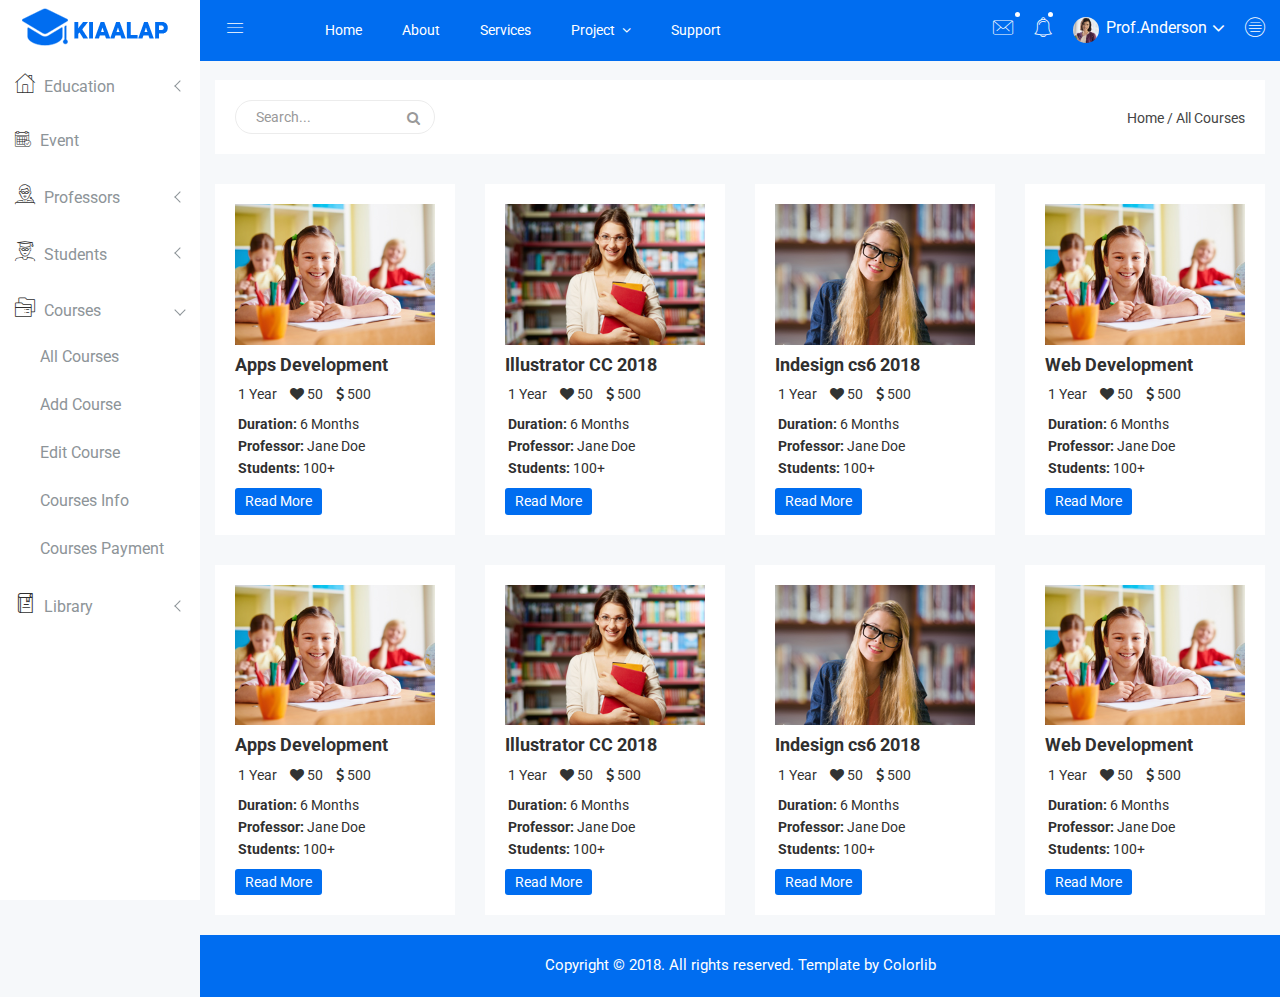
<file: EPlatform.WebUI/wwwroot/adminPanel/all-courses.html>
<!doctype html>
<html class="no-js" lang="en">

<head>
    <meta charset="utf-8">
    <meta http-equiv="x-ua-compatible" content="ie=edge">
    <title>All Courses | Kiaalap - Kiaalap Admin Template</title>
    <meta name="description" content="">
    <meta name="viewport" content="width=device-width, initial-scale=1">
    <!-- favicon
		============================================ -->
    <link rel="shortcut icon" type="image/x-icon" href="img/favicon.ico">
    <!-- Google Fonts
		============================================ -->
    <link href="https://fonts.googleapis.com/css?family=Roboto:100,300,400,700,900" rel="stylesheet">
    <!-- Bootstrap CSS
		============================================ -->
    <link rel="stylesheet" href="css/bootstrap.min.css">
    <!-- Bootstrap CSS
		============================================ -->
    <link rel="stylesheet" href="css/font-awesome.min.css">
    <!-- owl.carousel CSS
		============================================ -->
    <link rel="stylesheet" href="css/owl.carousel.css">
    <link rel="stylesheet" href="css/owl.theme.css">
    <link rel="stylesheet" href="css/owl.transitions.css">
    <!-- animate CSS
		============================================ -->
    <link rel="stylesheet" href="css/animate.css">
    <!-- normalize CSS
		============================================ -->
    <link rel="stylesheet" href="css/normalize.css">
    <!-- meanmenu icon CSS
		============================================ -->
    <link rel="stylesheet" href="css/meanmenu.min.css">
    <!-- main CSS
		============================================ -->
    <link rel="stylesheet" href="css/main.css">
    <!-- educate icon CSS
		============================================ -->
    <link rel="stylesheet" href="css/educate-custon-icon.css">
    <!-- morrisjs CSS
		============================================ -->
    <link rel="stylesheet" href="css/morrisjs/morris.css">
    <!-- mCustomScrollbar CSS
		============================================ -->
    <link rel="stylesheet" href="css/scrollbar/jquery.mCustomScrollbar.min.css">
    <!-- metisMenu CSS
		============================================ -->
    <link rel="stylesheet" href="css/metisMenu/metisMenu.min.css">
    <link rel="stylesheet" href="css/metisMenu/metisMenu-vertical.css">
    <!-- calendar CSS
		============================================ -->
    <link rel="stylesheet" href="css/calendar/fullcalendar.min.css">
    <link rel="stylesheet" href="css/calendar/fullcalendar.print.min.css">
    <!-- style CSS
		============================================ -->
    <link rel="stylesheet" href="style.css">
    <!-- responsive CSS
		============================================ -->
    <link rel="stylesheet" href="css/responsive.css">
    <!-- modernizr JS
		============================================ -->
    <script src="js/vendor/modernizr-2.8.3.min.js"></script>
</head>

<body>
    <!--[if lt IE 8]>
		<p class="browserupgrade">You are using an <strong>outdated</strong> browser. Please <a href="http://browsehappy.com/">upgrade your browser</a> to improve your experience.</p>
	<![endif]-->
    <!-- Start Left menu area -->
    <div class="left-sidebar-pro">
        <nav id="sidebar" class="">
            <div class="sidebar-header">
                <a href="index.html"><img class="main-logo" src="img/logo/logo.png" alt="" /></a>
                <strong><a href="index.html"><img src="img/logo/logosn.png" alt="" /></a></strong>
            </div>
            <div class="left-custom-menu-adp-wrap comment-scrollbar">
                <nav class="sidebar-nav left-sidebar-menu-pro">
                    <ul class="metismenu" id="menu1">
                        <li>
                            <a class="has-arrow" href="index.html">
								   <span class="educate-icon educate-home icon-wrap"></span>
								   <span class="mini-click-non">Education</span>
								</a>
                            <ul class="submenu-angle" aria-expanded="true">
                                <li><a title="Dashboard v.1" href="index.html"><span class="mini-sub-pro">Dashboard v.1</span></a></li>
                                <li><a title="Dashboard v.2" href="index-1.html"><span class="mini-sub-pro">Dashboard v.2</span></a></li>
                                <li><a title="Dashboard v.3" href="index-2.html"><span class="mini-sub-pro">Dashboard v.3</span></a></li>
                                <li><a title="Analytics" href="analytics.html"><span class="mini-sub-pro">Analytics</span></a></li>
                                <li><a title="Widgets" href="widgets.html"><span class="mini-sub-pro">Widgets</span></a></li>
                            </ul>
                        </li>
                        <li>
                            <a title="Landing Page" href="events.html" aria-expanded="false"><span class="educate-icon educate-event icon-wrap sub-icon-mg" aria-hidden="true"></span> <span class="mini-click-non">Event</span></a>
                        </li>
                        <li>
                            <a class="has-arrow" href="all-professors.html" aria-expanded="false"><span class="educate-icon educate-professor icon-wrap"></span> <span class="mini-click-non">Professors</span></a>
                            <ul class="submenu-angle" aria-expanded="false">
                                <li><a title="All Professors" href="all-professors.html"><span class="mini-sub-pro">All Professors</span></a></li>
                                <li><a title="Add Professor" href="add-professor.html"><span class="mini-sub-pro">Add Professor</span></a></li>
                                <li><a title="Edit Professor" href="edit-professor.html"><span class="mini-sub-pro">Edit Professor</span></a></li>
                                <li><a title="Professor Profile" href="professor-profile.html"><span class="mini-sub-pro">Professor Profile</span></a></li>
                            </ul>
                        </li>
                        <li>
                            <a class="has-arrow" href="all-students.html" aria-expanded="false"><span class="educate-icon educate-student icon-wrap"></span> <span class="mini-click-non">Students</span></a>
                            <ul class="submenu-angle" aria-expanded="false">
                                <li><a title="All Students" href="all-students.html"><span class="mini-sub-pro">All Students</span></a></li>
                                <li><a title="Add Students" href="add-student.html"><span class="mini-sub-pro">Add Student</span></a></li>
                                <li><a title="Edit Students" href="edit-student.html"><span class="mini-sub-pro">Edit Student</span></a></li>
                                <li><a title="Students Profile" href="student-profile.html"><span class="mini-sub-pro">Student Profile</span></a></li>
                            </ul>
                        </li>
                        <li class="active">
                            <a class="has-arrow" href="all-courses.html" aria-expanded="false"><span class="educate-icon educate-course icon-wrap"></span> <span class="mini-click-non">Courses</span></a>
                            <ul class="submenu-angle" aria-expanded="false">
                                <li><a title="All Courses" href="all-courses.html"><span class="mini-sub-pro">All Courses</span></a></li>
                                <li><a title="Add Courses" href="add-course.html"><span class="mini-sub-pro">Add Course</span></a></li>
                                <li><a title="Edit Courses" href="edit-course.html"><span class="mini-sub-pro">Edit Course</span></a></li>
                                <li><a title="Courses Profile" href="course-info.html"><span class="mini-sub-pro">Courses Info</span></a></li>
                                <li><a title="course Payment" href="course-payment.html"><span class="mini-sub-pro">Courses Payment</span></a></li>
                            </ul>
                        </li>
                        <li>
                            <a class="has-arrow" href="all-courses.html" aria-expanded="false"><span class="educate-icon educate-library icon-wrap"></span> <span class="mini-click-non">Library</span></a>
                            <ul class="submenu-angle" aria-expanded="false">
                                <li><a title="All Library" href="library-assets.html"><span class="mini-sub-pro">Library Assets</span></a></li>
                                <li><a title="Add Library" href="add-library-assets.html"><span class="mini-sub-pro">Add Library Asset</span></a></li>
                                <li><a title="Edit Library" href="edit-library-assets.html"><span class="mini-sub-pro">Edit Library Asset</span></a></li>
                            </ul>
                        </li>
                        <li>
                            <a class="has-arrow" href="all-courses.html" aria-expanded="false"><span class="educate-icon educate-department icon-wrap"></span> <span class="mini-click-non">Departments</span></a>
                            <ul class="submenu-angle" aria-expanded="false">
                                <li><a title="Departments List" href="departments.html"><span class="mini-sub-pro">Departments List</span></a></li>
                                <li><a title="Add Departments" href="add-department.html"><span class="mini-sub-pro">Add Departments</span></a></li>
                                <li><a title="Edit Departments" href="edit-department.html"><span class="mini-sub-pro">Edit Departments</span></a></li>
                            </ul>
                        </li>
                        <li>
                            <a class="has-arrow" href="mailbox.html" aria-expanded="false"><span class="educate-icon educate-message icon-wrap"></span> <span class="mini-click-non">Mailbox</span></a>
                            <ul class="submenu-angle" aria-expanded="false">
                                <li><a title="Inbox" href="mailbox.html"><span class="mini-sub-pro">Inbox</span></a></li>
                                <li><a title="View Mail" href="mailbox-view.html"><span class="mini-sub-pro">View Mail</span></a></li>
                                <li><a title="Compose Mail" href="mailbox-compose.html"><span class="mini-sub-pro">Compose Mail</span></a></li>
                            </ul>
                        </li>
                        <li>
                            <a class="has-arrow" href="mailbox.html" aria-expanded="false"><span class="educate-icon educate-interface icon-wrap"></span> <span class="mini-click-non">Interface</span></a>
                            <ul class="submenu-angle interface-mini-nb-dp" aria-expanded="false">
                                <li><a title="Google Map" href="google-map.html"><span class="mini-sub-pro">Google Map</span></a></li>
                                <li><a title="Data Maps" href="data-maps.html"><span class="mini-sub-pro">Data Maps</span></a></li>
                                <li><a title="Pdf Viewer" href="pdf-viewer.html"><span class="mini-sub-pro">Pdf Viewer</span></a></li>
                                <li><a title="X-Editable" href="x-editable.html"><span class="mini-sub-pro">X-Editable</span></a></li>
                                <li><a title="Code Editor" href="code-editor.html"><span class="mini-sub-pro">Code Editor</span></a></li>
                                <li><a title="Tree View" href="tree-view.html"><span class="mini-sub-pro">Tree View</span></a></li>
                                <li><a title="Preloader" href="preloader.html"><span class="mini-sub-pro">Preloader</span></a></li>
                                <li><a title="Images Cropper" href="images-cropper.html"><span class="mini-sub-pro">Images Cropper</span></a></li>
                            </ul>
                        </li>
                        <li>
                            <a class="has-arrow" href="mailbox.html" aria-expanded="false"><span class="educate-icon educate-charts icon-wrap"></span> <span class="mini-click-non">Charts</span></a>
                            <ul class="submenu-angle chart-mini-nb-dp" aria-expanded="false">
                                <li><a title="Bar Charts" href="bar-charts.html"><span class="mini-sub-pro">Bar Charts</span></a></li>
                                <li><a title="Line Charts" href="line-charts.html"><span class="mini-sub-pro">Line Charts</span></a></li>
                                <li><a title="Area Charts" href="area-charts.html"><span class="mini-sub-pro">Area Charts</span></a></li>
                                <li><a title="Rounded Charts" href="rounded-chart.html"><span class="mini-sub-pro">Rounded Charts</span></a></li>
                                <li><a title="C3 Charts" href="c3.html"><span class="mini-sub-pro">C3 Charts</span></a></li>
                                <li><a title="Sparkline Charts" href="sparkline.html"><span class="mini-sub-pro">Sparkline Charts</span></a></li>
                                <li><a title="Peity Charts" href="peity.html"><span class="mini-sub-pro">Peity Charts</span></a></li>
                            </ul>
                        </li>
                        <li>
                            <a class="has-arrow" href="mailbox.html" aria-expanded="false"><span class="educate-icon educate-data-table icon-wrap"></span> <span class="mini-click-non">Data Tables</span></a>
                            <ul class="submenu-angle" aria-expanded="false">
                                <li><a title="Peity Charts" href="static-table.html"><span class="mini-sub-pro">Static Table</span></a></li>
                                <li><a title="Data Table" href="data-table.html"><span class="mini-sub-pro">Data Table</span></a></li>
                            </ul>
                        </li>
                        <li>
                            <a class="has-arrow" href="mailbox.html" aria-expanded="false"><span class="educate-icon educate-form icon-wrap"></span> <span class="mini-click-non">Forms Elements</span></a>
                            <ul class="submenu-angle form-mini-nb-dp" aria-expanded="false">
                                <li><a title="Basic Form Elements" href="basic-form-element.html"><span class="mini-sub-pro">Bc Form Elements</span></a></li>
                                <li><a title="Advance Form Elements" href="advance-form-element.html"><span class="mini-sub-pro">Ad Form Elements</span></a></li>
                                <li><a title="Password Meter" href="password-meter.html"><span class="mini-sub-pro">Password Meter</span></a></li>
                                <li><a title="Multi Upload" href="multi-upload.html"><span class="mini-sub-pro">Multi Upload</span></a></li>
                                <li><a title="Text Editor" href="tinymc.html"><span class="mini-sub-pro">Text Editor</span></a></li>
                                <li><a title="Dual List Box" href="dual-list-box.html"><span class="mini-sub-pro">Dual List Box</span></a></li>
                            </ul>
                        </li>
                        <li>
                            <a class="has-arrow" href="mailbox.html" aria-expanded="false"><span class="educate-icon educate-apps icon-wrap"></span> <span class="mini-click-non">App views</span></a>
                            <ul class="submenu-angle app-mini-nb-dp" aria-expanded="false">
                                <li><a title="Notifications" href="notifications.html"><span class="mini-sub-pro">Notifications</span></a></li>
                                <li><a title="Alerts" href="alerts.html"><span class="mini-sub-pro">Alerts</span></a></li>
                                <li><a title="Modals" href="modals.html"><span class="mini-sub-pro">Modals</span></a></li>
                                <li><a title="Buttons" href="buttons.html"><span class="mini-sub-pro">Buttons</span></a></li>
                                <li><a title="Tabs" href="tabs.html"><span class="mini-sub-pro">Tabs</span></a></li>
                                <li><a title="Accordion" href="accordion.html"><span class="mini-sub-pro">Accordion</span></a></li>
                            </ul>
                        </li>
                        <li id="removable">
                            <a class="has-arrow" href="#" aria-expanded="false"><span class="educate-icon educate-pages icon-wrap"></span> <span class="mini-click-non">Pages</span></a>
                            <ul class="submenu-angle page-mini-nb-dp" aria-expanded="false">
                                <li><a title="Login" href="login.html"><span class="mini-sub-pro">Login</span></a></li>
                                <li><a title="Register" href="register.html"><span class="mini-sub-pro">Register</span></a></li>
                                <li><a title="Lock" href="lock.html"><span class="mini-sub-pro">Lock</span></a></li>
                                <li><a title="Password Recovery" href="password-recovery.html"><span class="mini-sub-pro">Password Recovery</span></a></li>
                                <li><a title="404 Page" href="404.html"><span class="mini-sub-pro">404 Page</span></a></li>
                                <li><a title="500 Page" href="500.html"><span class="mini-sub-pro">500 Page</span></a></li>
                            </ul>
                        </li>
                    </ul>
                </nav>
            </div>
        </nav>
    </div>
    <!-- End Left menu area -->
    <!-- Start Welcome area -->
    <div class="all-content-wrapper">
        <div class="container-fluid">
            <div class="row">
                <div class="col-lg-12 col-md-12 col-sm-12 col-xs-12">
                    <div class="logo-pro">
                        <a href="index.html"><img class="main-logo" src="img/logo/logo.png" alt="" /></a>
                    </div>
                </div>
            </div>
        </div>
        <div class="header-advance-area">
            <div class="header-top-area">
                <div class="container-fluid">
                    <div class="row">
                        <div class="col-lg-12 col-md-12 col-sm-12 col-xs-12">
                            <div class="header-top-wraper">
                                <div class="row">
                                    <div class="col-lg-1 col-md-0 col-sm-1 col-xs-12">
                                        <div class="menu-switcher-pro">
                                            <button type="button" id="sidebarCollapse" class="btn bar-button-pro header-drl-controller-btn btn-info navbar-btn">
													<i class="educate-icon educate-nav"></i>
												</button>
                                        </div>
                                    </div>
                                    <div class="col-lg-6 col-md-7 col-sm-6 col-xs-12">
                                        <div class="header-top-menu tabl-d-n">
                                            <ul class="nav navbar-nav mai-top-nav">
                                                <li class="nav-item"><a href="#" class="nav-link">Home</a>
                                                </li>
                                                <li class="nav-item"><a href="#" class="nav-link">About</a>
                                                </li>
                                                <li class="nav-item"><a href="#" class="nav-link">Services</a>
                                                </li>
                                                <li class="nav-item dropdown res-dis-nn">
                                                    <a href="#" data-toggle="dropdown" role="button" aria-expanded="false" class="nav-link dropdown-toggle">Project <span class="angle-down-topmenu"><i class="fa fa-angle-down"></i></span></a>
                                                    <div role="menu" class="dropdown-menu animated zoomIn">
                                                        <a href="#" class="dropdown-item">Documentation</a>
                                                        <a href="#" class="dropdown-item">Expert Backend</a>
                                                        <a href="#" class="dropdown-item">Expert FrontEnd</a>
                                                        <a href="#" class="dropdown-item">Contact Support</a>
                                                    </div>
                                                </li>
                                                <li class="nav-item"><a href="#" class="nav-link">Support</a>
                                                </li>
                                            </ul>
                                        </div>
                                    </div>
                                    <div class="col-lg-5 col-md-5 col-sm-12 col-xs-12">
                                        <div class="header-right-info">
                                            <ul class="nav navbar-nav mai-top-nav header-right-menu">
                                                <li class="nav-item dropdown">
                                                    <a href="#" data-toggle="dropdown" role="button" aria-expanded="false" class="nav-link dropdown-toggle"><i class="educate-icon educate-message edu-chat-pro" aria-hidden="true"></i><span class="indicator-ms"></span></a>
                                                    <div role="menu" class="author-message-top dropdown-menu animated zoomIn">
                                                        <div class="message-single-top">
                                                            <h1>Message</h1>
                                                        </div>
                                                        <ul class="message-menu">
                                                            <li>
                                                                <a href="#">
                                                                    <div class="message-img">
                                                                        <img src="img/contact/1.jpg" alt="">
                                                                    </div>
                                                                    <div class="message-content">
                                                                        <span class="message-date">16 Sept</span>
                                                                        <h2>Advanda Cro</h2>
                                                                        <p>Please done this project as soon possible.</p>
                                                                    </div>
                                                                </a>
                                                            </li>
                                                            <li>
                                                                <a href="#">
                                                                    <div class="message-img">
                                                                        <img src="img/contact/4.jpg" alt="">
                                                                    </div>
                                                                    <div class="message-content">
                                                                        <span class="message-date">16 Sept</span>
                                                                        <h2>Sulaiman din</h2>
                                                                        <p>Please done this project as soon possible.</p>
                                                                    </div>
                                                                </a>
                                                            </li>
                                                            <li>
                                                                <a href="#">
                                                                    <div class="message-img">
                                                                        <img src="img/contact/3.jpg" alt="">
                                                                    </div>
                                                                    <div class="message-content">
                                                                        <span class="message-date">16 Sept</span>
                                                                        <h2>Victor Jara</h2>
                                                                        <p>Please done this project as soon possible.</p>
                                                                    </div>
                                                                </a>
                                                            </li>
                                                            <li>
                                                                <a href="#">
                                                                    <div class="message-img">
                                                                        <img src="img/contact/2.jpg" alt="">
                                                                    </div>
                                                                    <div class="message-content">
                                                                        <span class="message-date">16 Sept</span>
                                                                        <h2>Victor Jara</h2>
                                                                        <p>Please done this project as soon possible.</p>
                                                                    </div>
                                                                </a>
                                                            </li>
                                                        </ul>
                                                        <div class="message-view">
                                                            <a href="#">View All Messages</a>
                                                        </div>
                                                    </div>
                                                </li>
                                                <li class="nav-item"><a href="#" data-toggle="dropdown" role="button" aria-expanded="false" class="nav-link dropdown-toggle"><i class="educate-icon educate-bell" aria-hidden="true"></i><span class="indicator-nt"></span></a>
                                                    <div role="menu" class="notification-author dropdown-menu animated zoomIn">
                                                        <div class="notification-single-top">
                                                            <h1>Notifications</h1>
                                                        </div>
                                                        <ul class="notification-menu">
                                                            <li>
                                                                <a href="#">
                                                                    <div class="notification-icon">
                                                                        <i class="educate-icon educate-checked edu-checked-pro admin-check-pro" aria-hidden="true"></i>
                                                                    </div>
                                                                    <div class="notification-content">
                                                                        <span class="notification-date">16 Sept</span>
                                                                        <h2>Advanda Cro</h2>
                                                                        <p>Please done this project as soon possible.</p>
                                                                    </div>
                                                                </a>
                                                            </li>
                                                            <li>
                                                                <a href="#">
                                                                    <div class="notification-icon">
                                                                        <i class="fa fa-cloud edu-cloud-computing-down" aria-hidden="true"></i>
                                                                    </div>
                                                                    <div class="notification-content">
                                                                        <span class="notification-date">16 Sept</span>
                                                                        <h2>Sulaiman din</h2>
                                                                        <p>Please done this project as soon possible.</p>
                                                                    </div>
                                                                </a>
                                                            </li>
                                                            <li>
                                                                <a href="#">
                                                                    <div class="notification-icon">
                                                                        <i class="fa fa-eraser edu-shield" aria-hidden="true"></i>
                                                                    </div>
                                                                    <div class="notification-content">
                                                                        <span class="notification-date">16 Sept</span>
                                                                        <h2>Victor Jara</h2>
                                                                        <p>Please done this project as soon possible.</p>
                                                                    </div>
                                                                </a>
                                                            </li>
                                                            <li>
                                                                <a href="#">
                                                                    <div class="notification-icon">
                                                                        <i class="fa fa-line-chart edu-analytics-arrow" aria-hidden="true"></i>
                                                                    </div>
                                                                    <div class="notification-content">
                                                                        <span class="notification-date">16 Sept</span>
                                                                        <h2>Victor Jara</h2>
                                                                        <p>Please done this project as soon possible.</p>
                                                                    </div>
                                                                </a>
                                                            </li>
                                                        </ul>
                                                        <div class="notification-view">
                                                            <a href="#">View All Notification</a>
                                                        </div>
                                                    </div>
                                                </li>
                                                <li class="nav-item">
                                                    <a href="#" data-toggle="dropdown" role="button" aria-expanded="false" class="nav-link dropdown-toggle">
															<img src="img/product/pro4.jpg" alt="" />
															<span class="admin-name">Prof.Anderson</span>
															<i class="fa fa-angle-down edu-icon edu-down-arrow"></i>
														</a>
                                                    <ul role="menu" class="dropdown-header-top author-log dropdown-menu animated zoomIn">
                                                        <li><a href="#"><span class="edu-icon edu-home-admin author-log-ic"></span>My Account</a>
                                                        </li>
                                                        <li><a href="#"><span class="edu-icon edu-user-rounded author-log-ic"></span>My Profile</a>
                                                        </li>
                                                        <li><a href="#"><span class="edu-icon edu-money author-log-ic"></span>User Billing</a>
                                                        </li>
                                                        <li><a href="#"><span class="edu-icon edu-settings author-log-ic"></span>Settings</a>
                                                        </li>
                                                        <li><a href="#"><span class="edu-icon edu-locked author-log-ic"></span>Log Out</a>
                                                        </li>
                                                    </ul>
                                                </li>
                                                <li class="nav-item nav-setting-open"><a href="#" data-toggle="dropdown" role="button" aria-expanded="false" class="nav-link dropdown-toggle"><i class="educate-icon educate-menu"></i></a>

                                                    <div role="menu" class="admintab-wrap menu-setting-wrap menu-setting-wrap-bg dropdown-menu animated zoomIn">
                                                        <ul class="nav nav-tabs custon-set-tab">
                                                            <li class="active"><a data-toggle="tab" href="#Notes">Notes</a>
                                                            </li>
                                                            <li><a data-toggle="tab" href="#Projects">Projects</a>
                                                            </li>
                                                            <li><a data-toggle="tab" href="#Settings">Settings</a>
                                                            </li>
                                                        </ul>

                                                        <div class="tab-content custom-bdr-nt">
                                                            <div id="Notes" class="tab-pane fade in active">
                                                                <div class="notes-area-wrap">
                                                                    <div class="note-heading-indicate">
                                                                        <h2><i class="fa fa-comments-o"></i> Latest Notes</h2>
                                                                        <p>You have 10 new message.</p>
                                                                    </div>
                                                                    <div class="notes-list-area notes-menu-scrollbar">
                                                                        <ul class="notes-menu-list">
                                                                            <li>
                                                                                <a href="#">
                                                                                    <div class="notes-list-flow">
                                                                                        <div class="notes-img">
                                                                                            <img src="img/contact/4.jpg" alt="" />
                                                                                        </div>
                                                                                        <div class="notes-content">
                                                                                            <p> The point of using Lorem Ipsum is that it has a more-or-less normal.</p>
                                                                                            <span>Yesterday 2:45 pm</span>
                                                                                        </div>
                                                                                    </div>
                                                                                </a>
                                                                            </li>
                                                                            <li>
                                                                                <a href="#">
                                                                                    <div class="notes-list-flow">
                                                                                        <div class="notes-img">
                                                                                            <img src="img/contact/1.jpg" alt="" />
                                                                                        </div>
                                                                                        <div class="notes-content">
                                                                                            <p> The point of using Lorem Ipsum is that it has a more-or-less normal.</p>
                                                                                            <span>Yesterday 2:45 pm</span>
                                                                                        </div>
                                                                                    </div>
                                                                                </a>
                                                                            </li>
                                                                            <li>
                                                                                <a href="#">
                                                                                    <div class="notes-list-flow">
                                                                                        <div class="notes-img">
                                                                                            <img src="img/contact/2.jpg" alt="" />
                                                                                        </div>
                                                                                        <div class="notes-content">
                                                                                            <p> The point of using Lorem Ipsum is that it has a more-or-less normal.</p>
                                                                                            <span>Yesterday 2:45 pm</span>
                                                                                        </div>
                                                                                    </div>
                                                                                </a>
                                                                            </li>
                                                                            <li>
                                                                                <a href="#">
                                                                                    <div class="notes-list-flow">
                                                                                        <div class="notes-img">
                                                                                            <img src="img/contact/3.jpg" alt="" />
                                                                                        </div>
                                                                                        <div class="notes-content">
                                                                                            <p> The point of using Lorem Ipsum is that it has a more-or-less normal.</p>
                                                                                            <span>Yesterday 2:45 pm</span>
                                                                                        </div>
                                                                                    </div>
                                                                                </a>
                                                                            </li>
                                                                            <li>
                                                                                <a href="#">
                                                                                    <div class="notes-list-flow">
                                                                                        <div class="notes-img">
                                                                                            <img src="img/contact/4.jpg" alt="" />
                                                                                        </div>
                                                                                        <div class="notes-content">
                                                                                            <p> The point of using Lorem Ipsum is that it has a more-or-less normal.</p>
                                                                                            <span>Yesterday 2:45 pm</span>
                                                                                        </div>
                                                                                    </div>
                                                                                </a>
                                                                            </li>
                                                                            <li>
                                                                                <a href="#">
                                                                                    <div class="notes-list-flow">
                                                                                        <div class="notes-img">
                                                                                            <img src="img/contact/1.jpg" alt="" />
                                                                                        </div>
                                                                                        <div class="notes-content">
                                                                                            <p> The point of using Lorem Ipsum is that it has a more-or-less normal.</p>
                                                                                            <span>Yesterday 2:45 pm</span>
                                                                                        </div>
                                                                                    </div>
                                                                                </a>
                                                                            </li>
                                                                            <li>
                                                                                <a href="#">
                                                                                    <div class="notes-list-flow">
                                                                                        <div class="notes-img">
                                                                                            <img src="img/contact/2.jpg" alt="" />
                                                                                        </div>
                                                                                        <div class="notes-content">
                                                                                            <p> The point of using Lorem Ipsum is that it has a more-or-less normal.</p>
                                                                                            <span>Yesterday 2:45 pm</span>
                                                                                        </div>
                                                                                    </div>
                                                                                </a>
                                                                            </li>
                                                                            <li>
                                                                                <a href="#">
                                                                                    <div class="notes-list-flow">
                                                                                        <div class="notes-img">
                                                                                            <img src="img/contact/1.jpg" alt="" />
                                                                                        </div>
                                                                                        <div class="notes-content">
                                                                                            <p> The point of using Lorem Ipsum is that it has a more-or-less normal.</p>
                                                                                            <span>Yesterday 2:45 pm</span>
                                                                                        </div>
                                                                                    </div>
                                                                                </a>
                                                                            </li>
                                                                            <li>
                                                                                <a href="#">
                                                                                    <div class="notes-list-flow">
                                                                                        <div class="notes-img">
                                                                                            <img src="img/contact/2.jpg" alt="" />
                                                                                        </div>
                                                                                        <div class="notes-content">
                                                                                            <p> The point of using Lorem Ipsum is that it has a more-or-less normal.</p>
                                                                                            <span>Yesterday 2:45 pm</span>
                                                                                        </div>
                                                                                    </div>
                                                                                </a>
                                                                            </li>
                                                                            <li>
                                                                                <a href="#">
                                                                                    <div class="notes-list-flow">
                                                                                        <div class="notes-img">
                                                                                            <img src="img/contact/3.jpg" alt="" />
                                                                                        </div>
                                                                                        <div class="notes-content">
                                                                                            <p> The point of using Lorem Ipsum is that it has a more-or-less normal.</p>
                                                                                            <span>Yesterday 2:45 pm</span>
                                                                                        </div>
                                                                                    </div>
                                                                                </a>
                                                                            </li>
                                                                        </ul>
                                                                    </div>
                                                                </div>
                                                            </div>
                                                            <div id="Projects" class="tab-pane fade">
                                                                <div class="projects-settings-wrap">
                                                                    <div class="note-heading-indicate">
                                                                        <h2><i class="fa fa-cube"></i> Latest projects</h2>
                                                                        <p> You have 20 projects. 5 not completed.</p>
                                                                    </div>
                                                                    <div class="project-st-list-area project-st-menu-scrollbar">
                                                                        <ul class="projects-st-menu-list">
                                                                            <li>
                                                                                <a href="#">
                                                                                    <div class="project-list-flow">
                                                                                        <div class="projects-st-heading">
                                                                                            <h2>Web Development</h2>
                                                                                            <p> The point of using Lorem Ipsum is that it has a more or less normal.</p>
                                                                                            <span class="project-st-time">1 hours ago</span>
                                                                                        </div>
                                                                                        <div class="projects-st-content">
                                                                                            <p>Completion with: 28%</p>
                                                                                            <div class="progress progress-mini">
                                                                                                <div style="width: 28%;" class="progress-bar progress-bar-danger hd-tp-1"></div>
                                                                                            </div>
                                                                                            <p>Project end: 4:00 pm - 12.06.2014</p>
                                                                                        </div>
                                                                                    </div>
                                                                                </a>
                                                                            </li>
                                                                            <li>
                                                                                <a href="#">
                                                                                    <div class="project-list-flow">
                                                                                        <div class="projects-st-heading">
                                                                                            <h2>Software Development</h2>
                                                                                            <p> The point of using Lorem Ipsum is that it has a more or less normal.</p>
                                                                                            <span class="project-st-time">2 hours ago</span>
                                                                                        </div>
                                                                                        <div class="projects-st-content project-rating-cl">
                                                                                            <p>Completion with: 68%</p>
                                                                                            <div class="progress progress-mini">
                                                                                                <div style="width: 68%;" class="progress-bar hd-tp-2"></div>
                                                                                            </div>
                                                                                            <p>Project end: 4:00 pm - 12.06.2014</p>
                                                                                        </div>
                                                                                    </div>
                                                                                </a>
                                                                            </li>
                                                                            <li>
                                                                                <a href="#">
                                                                                    <div class="project-list-flow">
                                                                                        <div class="projects-st-heading">
                                                                                            <h2>Graphic Design</h2>
                                                                                            <p> The point of using Lorem Ipsum is that it has a more or less normal.</p>
                                                                                            <span class="project-st-time">3 hours ago</span>
                                                                                        </div>
                                                                                        <div class="projects-st-content">
                                                                                            <p>Completion with: 78%</p>
                                                                                            <div class="progress progress-mini">
                                                                                                <div style="width: 78%;" class="progress-bar hd-tp-3"></div>
                                                                                            </div>
                                                                                            <p>Project end: 4:00 pm - 12.06.2014</p>
                                                                                        </div>
                                                                                    </div>
                                                                                </a>
                                                                            </li>
                                                                            <li>
                                                                                <a href="#">
                                                                                    <div class="project-list-flow">
                                                                                        <div class="projects-st-heading">
                                                                                            <h2>Web Design</h2>
                                                                                            <p> The point of using Lorem Ipsum is that it has a more or less normal.</p>
                                                                                            <span class="project-st-time">4 hours ago</span>
                                                                                        </div>
                                                                                        <div class="projects-st-content project-rating-cl2">
                                                                                            <p>Completion with: 38%</p>
                                                                                            <div class="progress progress-mini">
                                                                                                <div style="width: 38%;" class="progress-bar progress-bar-danger hd-tp-4"></div>
                                                                                            </div>
                                                                                            <p>Project end: 4:00 pm - 12.06.2014</p>
                                                                                        </div>
                                                                                    </div>
                                                                                </a>
                                                                            </li>
                                                                            <li>
                                                                                <a href="#">
                                                                                    <div class="project-list-flow">
                                                                                        <div class="projects-st-heading">
                                                                                            <h2>Business Card</h2>
                                                                                            <p> The point of using Lorem Ipsum is that it has a more or less normal.</p>
                                                                                            <span class="project-st-time">5 hours ago</span>
                                                                                        </div>
                                                                                        <div class="projects-st-content">
                                                                                            <p>Completion with: 28%</p>
                                                                                            <div class="progress progress-mini">
                                                                                                <div style="width: 28%;" class="progress-bar progress-bar-danger hd-tp-5"></div>
                                                                                            </div>
                                                                                            <p>Project end: 4:00 pm - 12.06.2014</p>
                                                                                        </div>
                                                                                    </div>
                                                                                </a>
                                                                            </li>
                                                                            <li>
                                                                                <a href="#">
                                                                                    <div class="project-list-flow">
                                                                                        <div class="projects-st-heading">
                                                                                            <h2>Ecommerce Business</h2>
                                                                                            <p> The point of using Lorem Ipsum is that it has a more or less normal.</p>
                                                                                            <span class="project-st-time">6 hours ago</span>
                                                                                        </div>
                                                                                        <div class="projects-st-content project-rating-cl">
                                                                                            <p>Completion with: 68%</p>
                                                                                            <div class="progress progress-mini">
                                                                                                <div style="width: 68%;" class="progress-bar hd-tp-6"></div>
                                                                                            </div>
                                                                                            <p>Project end: 4:00 pm - 12.06.2014</p>
                                                                                        </div>
                                                                                    </div>
                                                                                </a>
                                                                            </li>
                                                                            <li>
                                                                                <a href="#">
                                                                                    <div class="project-list-flow">
                                                                                        <div class="projects-st-heading">
                                                                                            <h2>Woocommerce Plugin</h2>
                                                                                            <p> The point of using Lorem Ipsum is that it has a more or less normal.</p>
                                                                                            <span class="project-st-time">7 hours ago</span>
                                                                                        </div>
                                                                                        <div class="projects-st-content">
                                                                                            <p>Completion with: 78%</p>
                                                                                            <div class="progress progress-mini">
                                                                                                <div style="width: 78%;" class="progress-bar"></div>
                                                                                            </div>
                                                                                            <p>Project end: 4:00 pm - 12.06.2014</p>
                                                                                        </div>
                                                                                    </div>
                                                                                </a>
                                                                            </li>
                                                                            <li>
                                                                                <a href="#">
                                                                                    <div class="project-list-flow">
                                                                                        <div class="projects-st-heading">
                                                                                            <h2>Wordpress Theme</h2>
                                                                                            <p> The point of using Lorem Ipsum is that it has a more or less normal.</p>
                                                                                            <span class="project-st-time">9 hours ago</span>
                                                                                        </div>
                                                                                        <div class="projects-st-content project-rating-cl2">
                                                                                            <p>Completion with: 38%</p>
                                                                                            <div class="progress progress-mini">
                                                                                                <div style="width: 38%;" class="progress-bar progress-bar-danger"></div>
                                                                                            </div>
                                                                                            <p>Project end: 4:00 pm - 12.06.2014</p>
                                                                                        </div>
                                                                                    </div>
                                                                                </a>
                                                                            </li>
                                                                        </ul>
                                                                    </div>
                                                                </div>
                                                            </div>
                                                            <div id="Settings" class="tab-pane fade">
                                                                <div class="setting-panel-area">
                                                                    <div class="note-heading-indicate">
                                                                        <h2><i class="fa fa-gears"></i> Settings Panel</h2>
                                                                        <p> You have 20 Settings. 5 not completed.</p>
                                                                    </div>
                                                                    <ul class="setting-panel-list">
                                                                        <li>
                                                                            <div class="checkbox-setting-pro">
                                                                                <div class="checkbox-title-pro">
                                                                                    <h2>Show notifications</h2>
                                                                                    <div class="ts-custom-check">
                                                                                        <div class="onoffswitch">
                                                                                            <input type="checkbox" name="collapsemenu" class="onoffswitch-checkbox" id="example">
                                                                                            <label class="onoffswitch-label" for="example">
																									<span class="onoffswitch-inner"></span>
																									<span class="onoffswitch-switch"></span>
																								</label>
                                                                                        </div>
                                                                                    </div>
                                                                                </div>
                                                                            </div>
                                                                        </li>
                                                                        <li>
                                                                            <div class="checkbox-setting-pro">
                                                                                <div class="checkbox-title-pro">
                                                                                    <h2>Disable Chat</h2>
                                                                                    <div class="ts-custom-check">
                                                                                        <div class="onoffswitch">
                                                                                            <input type="checkbox" name="collapsemenu" class="onoffswitch-checkbox" id="example3">
                                                                                            <label class="onoffswitch-label" for="example3">
																									<span class="onoffswitch-inner"></span>
																									<span class="onoffswitch-switch"></span>
																								</label>
                                                                                        </div>
                                                                                    </div>
                                                                                </div>
                                                                            </div>
                                                                        </li>
                                                                        <li>
                                                                            <div class="checkbox-setting-pro">
                                                                                <div class="checkbox-title-pro">
                                                                                    <h2>Enable history</h2>
                                                                                    <div class="ts-custom-check">
                                                                                        <div class="onoffswitch">
                                                                                            <input type="checkbox" name="collapsemenu" class="onoffswitch-checkbox" id="example4">
                                                                                            <label class="onoffswitch-label" for="example4">
																									<span class="onoffswitch-inner"></span>
																									<span class="onoffswitch-switch"></span>
																								</label>
                                                                                        </div>
                                                                                    </div>
                                                                                </div>
                                                                            </div>
                                                                        </li>
                                                                        <li>
                                                                            <div class="checkbox-setting-pro">
                                                                                <div class="checkbox-title-pro">
                                                                                    <h2>Show charts</h2>
                                                                                    <div class="ts-custom-check">
                                                                                        <div class="onoffswitch">
                                                                                            <input type="checkbox" name="collapsemenu" class="onoffswitch-checkbox" id="example7">
                                                                                            <label class="onoffswitch-label" for="example7">
																									<span class="onoffswitch-inner"></span>
																									<span class="onoffswitch-switch"></span>
																								</label>
                                                                                        </div>
                                                                                    </div>
                                                                                </div>
                                                                            </div>
                                                                        </li>
                                                                        <li>
                                                                            <div class="checkbox-setting-pro">
                                                                                <div class="checkbox-title-pro">
                                                                                    <h2>Update everyday</h2>
                                                                                    <div class="ts-custom-check">
                                                                                        <div class="onoffswitch">
                                                                                            <input type="checkbox" name="collapsemenu" checked="" class="onoffswitch-checkbox" id="example2">
                                                                                            <label class="onoffswitch-label" for="example2">
																									<span class="onoffswitch-inner"></span>
																									<span class="onoffswitch-switch"></span>
																								</label>
                                                                                        </div>
                                                                                    </div>
                                                                                </div>
                                                                            </div>
                                                                        </li>
                                                                        <li>
                                                                            <div class="checkbox-setting-pro">
                                                                                <div class="checkbox-title-pro">
                                                                                    <h2>Global search</h2>
                                                                                    <div class="ts-custom-check">
                                                                                        <div class="onoffswitch">
                                                                                            <input type="checkbox" name="collapsemenu" checked="" class="onoffswitch-checkbox" id="example6">
                                                                                            <label class="onoffswitch-label" for="example6">
																									<span class="onoffswitch-inner"></span>
																									<span class="onoffswitch-switch"></span>
																								</label>
                                                                                        </div>
                                                                                    </div>
                                                                                </div>
                                                                            </div>
                                                                        </li>
                                                                        <li>
                                                                            <div class="checkbox-setting-pro">
                                                                                <div class="checkbox-title-pro">
                                                                                    <h2>Offline users</h2>
                                                                                    <div class="ts-custom-check">
                                                                                        <div class="onoffswitch">
                                                                                            <input type="checkbox" name="collapsemenu" checked="" class="onoffswitch-checkbox" id="example5">
                                                                                            <label class="onoffswitch-label" for="example5">
																									<span class="onoffswitch-inner"></span>
																									<span class="onoffswitch-switch"></span>
																								</label>
                                                                                        </div>
                                                                                    </div>
                                                                                </div>
                                                                            </div>
                                                                        </li>
                                                                    </ul>

                                                                </div>
                                                            </div>
                                                        </div>
                                                    </div>
                                                </li>
                                            </ul>
                                        </div>
                                    </div>
                                </div>
                            </div>
                        </div>
                    </div>
                </div>
            </div>
            <!-- Mobile Menu start -->
            <div class="mobile-menu-area">
                <div class="container">
                    <div class="row">
                        <div class="col-lg-12 col-md-12 col-sm-12 col-xs-12">
                            <div class="mobile-menu">
                                <nav id="dropdown">
                                    <ul class="mobile-menu-nav">
                                        <li><a data-toggle="collapse" data-target="#Charts" href="#">Home <span class="admin-project-icon edu-icon edu-down-arrow"></span></a>
                                            <ul class="collapse dropdown-header-top">
                                                <li><a href="index.html">Dashboard v.1</a></li>
                                                <li><a href="index-1.html">Dashboard v.2</a></li>
                                                <li><a href="index-3.html">Dashboard v.3</a></li>
                                                <li><a href="analytics.html">Analytics</a></li>
                                                <li><a href="widgets.html">Widgets</a></li>
                                            </ul>
                                        </li>
                                        <li><a href="events.html">Event</a></li>
                                        <li><a data-toggle="collapse" data-target="#demoevent" href="#">Professors <span class="admin-project-icon edu-icon edu-down-arrow"></span></a>
                                            <ul id="demoevent" class="collapse dropdown-header-top">
                                                <li><a href="all-professors.html">All Professors</a>
                                                </li>
                                                <li><a href="add-professor.html">Add Professor</a>
                                                </li>
                                                <li><a href="edit-professor.html">Edit Professor</a>
                                                </li>
                                                <li><a href="professor-profile.html">Professor Profile</a>
                                                </li>
                                            </ul>
                                        </li>
                                        <li><a data-toggle="collapse" data-target="#demopro" href="#">Students <span class="admin-project-icon edu-icon edu-down-arrow"></span></a>
                                            <ul id="demopro" class="collapse dropdown-header-top">
                                                <li><a href="all-students.html">All Students</a>
                                                </li>
                                                <li><a href="add-student.html">Add Student</a>
                                                </li>
                                                <li><a href="edit-student.html">Edit Student</a>
                                                </li>
                                                <li><a href="student-profile.html">Student Profile</a>
                                                </li>
                                            </ul>
                                        </li>
                                        <li><a data-toggle="collapse" data-target="#democrou" href="#">Courses <span class="admin-project-icon edu-icon edu-down-arrow"></span></a>
                                            <ul id="democrou" class="collapse dropdown-header-top">
                                                <li><a href="all-courses.html">All Courses</a>
                                                </li>
                                                <li><a href="add-course.html">Add Course</a>
                                                </li>
                                                <li><a href="edit-course.html">Edit Course</a>
                                                </li>
                                                <li><a href="course-profile.html">Courses Info</a>
                                                </li>
                                                <li><a href="course-payment.html">Courses Payment</a>
                                                </li>
                                            </ul>
                                        </li>
                                        <li><a data-toggle="collapse" data-target="#demolibra" href="#">Library <span class="admin-project-icon edu-icon edu-down-arrow"></span></a>
                                            <ul id="demolibra" class="collapse dropdown-header-top">
                                                <li><a href="library-assets.html">Library Assets</a>
                                                </li>
                                                <li><a href="add-library-assets.html">Add Library Asset</a>
                                                </li>
                                                <li><a href="edit-library-assets.html">Edit Library Asset</a>
                                                </li>
                                            </ul>
                                        </li>
                                        <li><a data-toggle="collapse" data-target="#demodepart" href="#">Departments <span class="admin-project-icon edu-icon edu-down-arrow"></span></a>
                                            <ul id="demodepart" class="collapse dropdown-header-top">
                                                <li><a href="departments.html">Departments List</a>
                                                </li>
                                                <li><a href="add-department.html">Add Departments</a>
                                                </li>
                                                <li><a href="edit-department.html">Edit Departments</a>
                                                </li>
                                            </ul>
                                        </li>
                                        <li><a data-toggle="collapse" data-target="#demomi" href="#">Mailbox <span class="admin-project-icon edu-icon edu-down-arrow"></span></a>
                                            <ul id="demomi" class="collapse dropdown-header-top">
                                                <li><a href="mailbox.html">Inbox</a>
                                                </li>
                                                <li><a href="mailbox-view.html">View Mail</a>
                                                </li>
                                                <li><a href="mailbox-compose.html">Compose Mail</a>
                                                </li>
                                            </ul>
                                        </li>
                                        <li><a data-toggle="collapse" data-target="#Miscellaneousmob" href="#">Interface <span class="admin-project-icon edu-icon edu-down-arrow"></span></a>
                                            <ul id="Miscellaneousmob" class="collapse dropdown-header-top">
                                                <li><a href="google-map.html">Google Map</a>
                                                </li>
                                                <li><a href="data-maps.html">Data Maps</a>
                                                </li>
                                                <li><a href="pdf-viewer.html">Pdf Viewer</a>
                                                </li>
                                                <li><a href="x-editable.html">X-Editable</a>
                                                </li>
                                                <li><a href="code-editor.html">Code Editor</a>
                                                </li>
                                                <li><a href="tree-view.html">Tree View</a>
                                                </li>
                                                <li><a href="preloader.html">Preloader</a>
                                                </li>
                                                <li><a href="images-cropper.html">Images Cropper</a>
                                                </li>
                                            </ul>
                                        </li>
                                        <li><a data-toggle="collapse" data-target="#Chartsmob" href="#">Charts <span class="admin-project-icon edu-icon edu-down-arrow"></span></a>
                                            <ul id="Chartsmob" class="collapse dropdown-header-top">
                                                <li><a href="bar-charts.html">Bar Charts</a>
                                                </li>
                                                <li><a href="line-charts.html">Line Charts</a>
                                                </li>
                                                <li><a href="area-charts.html">Area Charts</a>
                                                </li>
                                                <li><a href="rounded-chart.html">Rounded Charts</a>
                                                </li>
                                                <li><a href="c3.html">C3 Charts</a>
                                                </li>
                                                <li><a href="sparkline.html">Sparkline Charts</a>
                                                </li>
                                                <li><a href="peity.html">Peity Charts</a>
                                                </li>
                                            </ul>
                                        </li>
                                        <li><a data-toggle="collapse" data-target="#Tablesmob" href="#">Tables <span class="admin-project-icon edu-icon edu-down-arrow"></span></a>
                                            <ul id="Tablesmob" class="collapse dropdown-header-top">
                                                <li><a href="static-table.html">Static Table</a>
                                                </li>
                                                <li><a href="data-table.html">Data Table</a>
                                                </li>
                                            </ul>
                                        </li>
                                        <li><a data-toggle="collapse" data-target="#formsmob" href="#">Forms <span class="admin-project-icon edu-icon edu-down-arrow"></span></a>
                                            <ul id="formsmob" class="collapse dropdown-header-top">
                                                <li><a href="basic-form-element.html">Basic Form Elements</a>
                                                </li>
                                                <li><a href="advance-form-element.html">Advanced Form Elements</a>
                                                </li>
                                                <li><a href="password-meter.html">Password Meter</a>
                                                </li>
                                                <li><a href="multi-upload.html">Multi Upload</a>
                                                </li>
                                                <li><a href="tinymc.html">Text Editor</a>
                                                </li>
                                                <li><a href="dual-list-box.html">Dual List Box</a>
                                                </li>
                                            </ul>
                                        </li>
                                        <li><a data-toggle="collapse" data-target="#Appviewsmob" href="#">App views <span class="admin-project-icon edu-icon edu-down-arrow"></span></a>
                                            <ul id="Appviewsmob" class="collapse dropdown-header-top">
                                                <li><a href="basic-form-element.html">Basic Form Elements</a>
                                                </li>
                                                <li><a href="advance-form-element.html">Advanced Form Elements</a>
                                                </li>
                                                <li><a href="password-meter.html">Password Meter</a>
                                                </li>
                                                <li><a href="multi-upload.html">Multi Upload</a>
                                                </li>
                                                <li><a href="tinymc.html">Text Editor</a>
                                                </li>
                                                <li><a href="dual-list-box.html">Dual List Box</a>
                                                </li>
                                            </ul>
                                        </li>
                                        <li><a data-toggle="collapse" data-target="#Pagemob" href="#">Pages <span class="admin-project-icon edu-icon edu-down-arrow"></span></a>
                                            <ul id="Pagemob" class="collapse dropdown-header-top">
                                                <li><a href="login.html">Login</a>
                                                </li>
                                                <li><a href="register.html">Register</a>
                                                </li>
                                                <li><a href="lock.html">Lock</a>
                                                </li>
                                                <li><a href="password-recovery.html">Password Recovery</a>
                                                </li>
                                                <li><a href="404.html">404 Page</a></li>
                                                <li><a href="500.html">500 Page</a></li>
                                            </ul>
                                        </li>
                                    </ul>
                                </nav>
                            </div>
                        </div>
                    </div>
                </div>
            </div>
            <!-- Mobile Menu end -->
            <div class="breadcome-area">
                <div class="container-fluid">
                    <div class="row">
                        <div class="col-lg-12 col-md-12 col-sm-12 col-xs-12">
                            <div class="breadcome-list">
                                <div class="row">
                                    <div class="col-lg-6 col-md-6 col-sm-6 col-xs-12">
                                        <div class="breadcome-heading">
                                            <form role="search" class="sr-input-func">
                                                <input type="text" placeholder="Search..." class="search-int form-control">
                                                <a href="#"><i class="fa fa-search"></i></a>
                                            </form>
                                        </div>
                                    </div>
                                    <div class="col-lg-6 col-md-6 col-sm-6 col-xs-12">
                                        <ul class="breadcome-menu">
                                            <li><a href="#">Home</a> <span class="bread-slash">/</span>
                                            </li>
                                            <li><span class="bread-blod">All Courses</span>
                                            </li>
                                        </ul>
                                    </div>
                                </div>
                            </div>
                        </div>
                    </div>
                </div>
            </div>
        </div>
        <div class="courses-area">
            <div class="container-fluid">
                <div class="row">
                    <div class="col-lg-3 col-md-6 col-sm-6 col-xs-12">
                        <div class="courses-inner res-mg-b-30">
                            <div class="courses-title">
                                <a href="#"><img src="img/courses/1.jpg" alt=""></a>
                                <h2>Apps Development</h2>
                            </div>
                            <div class="courses-alaltic">
                                <span class="cr-ic-r"><span class="course-icon"><i class="fa fa-clock"></i></span> 1 Year</span>
                                <span class="cr-ic-r"><span class="course-icon"><i class="fa fa-heart"></i></span> 50</span>
                                <span class="cr-ic-r"><span class="course-icon"><i class="fa fa-dollar"></i></span> 500</span>
                            </div>
                            <div class="course-des">
                                <p><span><i class="fa fa-clock"></i></span> <b>Duration:</b> 6 Months</p>
                                <p><span><i class="fa fa-clock"></i></span> <b>Professor:</b> Jane Doe</p>
                                <p><span><i class="fa fa-clock"></i></span> <b>Students:</b> 100+</p>
                            </div>
                            <div class="product-buttons">
                                <button type="button" class="button-default cart-btn">Read More</button>
                            </div>
                        </div>
                    </div>
                    <div class="col-lg-3 col-md-6 col-sm-6 col-xs-12">
                        <div class="courses-inner">
                            <div class="courses-title">
                                <a href="#"><img src="img/courses/2.jpg" alt=""></a>
                                <h2>Illustrator CC 2018</h2>
                            </div>
                            <div class="courses-alaltic">
                                <span class="cr-ic-r"><span class="course-icon"><i class="fa fa-clock"></i></span> 1 Year</span>
                                <span class="cr-ic-r"><span class="course-icon"><i class="fa fa-heart"></i></span> 50</span>
                                <span class="cr-ic-r"><span class="course-icon"><i class="fa fa-dollar"></i></span> 500</span>
                            </div>
                            <div class="course-des">
                                <p><span><i class="fa fa-clock"></i></span> <b>Duration:</b> 6 Months</p>
                                <p><span><i class="fa fa-clock"></i></span> <b>Professor:</b> Jane Doe</p>
                                <p><span><i class="fa fa-clock"></i></span> <b>Students:</b> 100+</p>
                            </div>
                            <div class="product-buttons">
                                <button type="button" class="button-default cart-btn">Read More</button>
                            </div>
                        </div>
                    </div>
                    <div class="col-lg-3 col-md-6 col-sm-6 col-xs-12">
                        <div class="courses-inner res-mg-t-30 dk-res-t-pro-30">
                            <div class="courses-title">
                                <a href="#"><img src="img/courses/3.jpg" alt=""></a>
                                <h2>Indesign cs6 2018</h2>
                            </div>
                            <div class="courses-alaltic">
                                <span class="cr-ic-r"><span class="course-icon"><i class="fa fa-clock"></i></span> 1 Year</span>
                                <span class="cr-ic-r"><span class="course-icon"><i class="fa fa-heart"></i></span> 50</span>
                                <span class="cr-ic-r"><span class="course-icon"><i class="fa fa-dollar"></i></span> 500</span>
                            </div>
                            <div class="course-des">
                                <p><span><i class="fa fa-clock"></i></span> <b>Duration:</b> 6 Months</p>
                                <p><span><i class="fa fa-clock"></i></span> <b>Professor:</b> Jane Doe</p>
                                <p><span><i class="fa fa-clock"></i></span> <b>Students:</b> 100+</p>
                            </div>
                            <div class="product-buttons">
                                <button type="button" class="button-default cart-btn">Read More</button>
                            </div>
                        </div>
                    </div>
                    <div class="col-lg-3 col-md-6 col-sm-6 col-xs-12">
                        <div class="courses-inner res-mg-t-30 dk-res-t-pro-30">
                            <div class="courses-title">
                                <a href="#"><img src="img/courses/1.jpg" alt=""></a>
                                <h2>Web Development</h2>
                            </div>
                            <div class="courses-alaltic">
                                <span class="cr-ic-r"><span class="course-icon"><i class="fa fa-clock"></i></span> 1 Year</span>
                                <span class="cr-ic-r"><span class="course-icon"><i class="fa fa-heart"></i></span> 50</span>
                                <span class="cr-ic-r"><span class="course-icon"><i class="fa fa-dollar"></i></span> 500</span>
                            </div>
                            <div class="course-des">
                                <p><span><i class="fa fa-clock"></i></span> <b>Duration:</b> 6 Months</p>
                                <p><span><i class="fa fa-clock"></i></span> <b>Professor:</b> Jane Doe</p>
                                <p><span><i class="fa fa-clock"></i></span> <b>Students:</b> 100+</p>
                            </div>
                            <div class="product-buttons">
                                <button type="button" class="button-default cart-btn">Read More</button>
                            </div>
                        </div>
                    </div>
                </div>
                <div class="row mg-b-15">
                    <div class="col-lg-3 col-md-6 col-sm-6 col-xs-12">
                        <div class="courses-inner mg-t-30">
                            <div class="courses-title">
                                <a href="#"><img src="img/courses/1.jpg" alt=""></a>
                                <h2>Apps Development</h2>
                            </div>
                            <div class="courses-alaltic">
                                <span class="cr-ic-r"><span class="course-icon"><i class="fa fa-clock"></i></span> 1 Year</span>
                                <span class="cr-ic-r"><span class="course-icon"><i class="fa fa-heart"></i></span> 50</span>
                                <span class="cr-ic-r"><span class="course-icon"><i class="fa fa-dollar"></i></span> 500</span>
                            </div>
                            <div class="course-des">
                                <p><span><i class="fa fa-clock"></i></span> <b>Duration:</b> 6 Months</p>
                                <p><span><i class="fa fa-clock"></i></span> <b>Professor:</b> Jane Doe</p>
                                <p><span><i class="fa fa-clock"></i></span> <b>Students:</b> 100+</p>
                            </div>
                            <div class="product-buttons">
                                <button type="button" class="button-default cart-btn">Read More</button>
                            </div>
                        </div>
                    </div>
                    <div class="col-lg-3 col-md-6 col-sm-6 col-xs-12">
                        <div class="courses-inner mg-t-30">
                            <div class="courses-title">
                                <a href="#"><img src="img/courses/2.jpg" alt=""></a>
                                <h2>Illustrator CC 2018</h2>
                            </div>
                            <div class="courses-alaltic">
                                <span class="cr-ic-r"><span class="course-icon"><i class="fa fa-clock"></i></span> 1 Year</span>
                                <span class="cr-ic-r"><span class="course-icon"><i class="fa fa-heart"></i></span> 50</span>
                                <span class="cr-ic-r"><span class="course-icon"><i class="fa fa-dollar"></i></span> 500</span>
                            </div>
                            <div class="course-des">
                                <p><span><i class="fa fa-clock"></i></span> <b>Duration:</b> 6 Months</p>
                                <p><span><i class="fa fa-clock"></i></span> <b>Professor:</b> Jane Doe</p>
                                <p><span><i class="fa fa-clock"></i></span> <b>Students:</b> 100+</p>
                            </div>
                            <div class="product-buttons">
                                <button type="button" class="button-default cart-btn">Read More</button>
                            </div>
                        </div>
                    </div>
                    <div class="col-lg-3 col-md-6 col-sm-6 col-xs-12">
                        <div class="courses-inner mg-t-30">
                            <div class="courses-title">
                                <a href="#"><img src="img/courses/3.jpg" alt=""></a>
                                <h2>Indesign cs6 2018</h2>
                            </div>
                            <div class="courses-alaltic">
                                <span class="cr-ic-r"><span class="course-icon"><i class="fa fa-clock"></i></span> 1 Year</span>
                                <span class="cr-ic-r"><span class="course-icon"><i class="fa fa-heart"></i></span> 50</span>
                                <span class="cr-ic-r"><span class="course-icon"><i class="fa fa-dollar"></i></span> 500</span>
                            </div>
                            <div class="course-des">
                                <p><span><i class="fa fa-clock"></i></span> <b>Duration:</b> 6 Months</p>
                                <p><span><i class="fa fa-clock"></i></span> <b>Professor:</b> Jane Doe</p>
                                <p><span><i class="fa fa-clock"></i></span> <b>Students:</b> 100+</p>
                            </div>
                            <div class="product-buttons">
                                <button type="button" class="button-default cart-btn">Read More</button>
                            </div>
                        </div>
                    </div>
                    <div class="col-lg-3 col-md-6 col-sm-6 col-xs-12">
                        <div class="courses-inner mg-t-30">
                            <div class="courses-title">
                                <a href="#"><img src="img/courses/1.jpg" alt=""></a>
                                <h2>Web Development</h2>
                            </div>
                            <div class="courses-alaltic">
                                <span class="cr-ic-r"><span class="course-icon"><i class="fa fa-clock"></i></span> 1 Year</span>
                                <span class="cr-ic-r"><span class="course-icon"><i class="fa fa-heart"></i></span> 50</span>
                                <span class="cr-ic-r"><span class="course-icon"><i class="fa fa-dollar"></i></span> 500</span>
                            </div>
                            <div class="course-des">
                                <p><span><i class="fa fa-clock"></i></span> <b>Duration:</b> 6 Months</p>
                                <p><span><i class="fa fa-clock"></i></span> <b>Professor:</b> Jane Doe</p>
                                <p><span><i class="fa fa-clock"></i></span> <b>Students:</b> 100+</p>
                            </div>
                            <div class="product-buttons">
                                <button type="button" class="button-default cart-btn">Read More</button>
                            </div>
                        </div>
                    </div>
                </div>
            </div>
        </div>
        <div class="footer-copyright-area">
            <div class="container-fluid">
                <div class="row">
                    <div class="col-lg-12 col-md-12 col-sm-12 col-xs-12">
                        <div class="footer-copy-right">
                            <p>Copyright © 2018. All rights reserved. Template by <a href="https://colorlib.com/wp/templates/">Colorlib</a></p>
                        </div>
                    </div>
                </div>
            </div>
        </div>
    </div>

    <!-- jquery
		============================================ -->
    <script src="js/vendor/jquery-1.12.4.min.js"></script>
    <!-- bootstrap JS
		============================================ -->
    <script src="js/bootstrap.min.js"></script>
    <!-- wow JS
		============================================ -->
    <script src="js/wow.min.js"></script>
    <!-- price-slider JS
		============================================ -->
    <script src="js/jquery-price-slider.js"></script>
    <!-- meanmenu JS
		============================================ -->
    <script src="js/jquery.meanmenu.js"></script>
    <!-- owl.carousel JS
		============================================ -->
    <script src="js/owl.carousel.min.js"></script>
    <!-- sticky JS
		============================================ -->
    <script src="js/jquery.sticky.js"></script>
    <!-- scrollUp JS
		============================================ -->
    <script src="js/jquery.scrollUp.min.js"></script>
    <!-- mCustomScrollbar JS
		============================================ -->
    <script src="js/scrollbar/jquery.mCustomScrollbar.concat.min.js"></script>
    <script src="js/scrollbar/mCustomScrollbar-active.js"></script>
    <!-- metisMenu JS
		============================================ -->
    <script src="js/metisMenu/metisMenu.min.js"></script>
    <script src="js/metisMenu/metisMenu-active.js"></script>
    <!-- morrisjs JS
		============================================ -->
    <script src="js/sparkline/jquery.sparkline.min.js"></script>
    <script src="js/sparkline/jquery.charts-sparkline.js"></script>
    <script src="js/sparkline/sparkline-active.js"></script>
    <!-- calendar JS
		============================================ -->
    <script src="js/calendar/moment.min.js"></script>
    <script src="js/calendar/fullcalendar.min.js"></script>
    <script src="js/calendar/fullcalendar-active.js"></script>
    <!-- plugins JS
		============================================ -->
    <script src="js/plugins.js"></script>
    <!-- main JS
		============================================ -->
    <script src="js/main.js"></script>
    <!-- tawk chat JS
		============================================ -->
    <script src="js/tawk-chat.js"></script>
</body>

</html>
</file>
<file: EPlatform.WebUI/wwwroot/adminPanel/css/main.css>
/*! HTML5 Boilerplate v5.2.0 | MIT License | https://html5boilerplate.com/ */

/*
 * What follows is the result of much research on cross-browser styling.
 * Credit left inline and big thanks to Nicolas Gallagher, Jonathan Neal,
 * Kroc Camen, and the H5BP dev community and team.
 */

/* ==========================================================================
   Base styles: opinionated defaults
   ========================================================================== */

html {
    color: #222;
    font-size: 1em;
    line-height: 1.4;
}

/*
 * Remove text-shadow in selection highlight:
 * https://twitter.com/miketaylr/status/12228805301
 *
 * These selection rule sets have to be separate.
 * Customize the background color to match your design.
 */

::-moz-selection {
    background: #b3d4fc;
    text-shadow: none;
}

::selection {
    background: #b3d4fc;
    text-shadow: none;
}

/*
 * A better looking default horizontal rule
 */

hr {
    display: block;
    height: 1px;
    border: 0;
    border-top: 1px solid #ccc;
    margin: 1em 0;
    padding: 0;
}

/*
 * Remove the gap between audio, canvas, iframes,
 * images, videos and the bottom of their containers:
 * https://github.com/h5bp/html5-boilerplate/issues/440
 */

audio,
canvas,
iframe,
img,
svg,
video {
    vertical-align: middle;
}

/*
 * Remove default fieldset styles.
 */

fieldset {
    border: 0;
    margin: 0;
    padding: 0;
}

/*
 * Allow only vertical resizing of textareas.
 */

textarea {
    resize: vertical;
}

/* ==========================================================================
   Browser Upgrade Prompt
   ========================================================================== */

.browserupgrade {
    margin: 0.2em 0;
    background: #ccc;
    color: #000;
    padding: 0.2em 0;
}

/* ==========================================================================
   Author's custom styles
   ========================================================================== */

















/* ==========================================================================
   Helper classes
   ========================================================================== */

/*
 * Hide visually and from screen readers:
 */

.hidden {
    display: none !important;
}

/*
 * Hide only visually, but have it available for screen readers:
 * http://snook.ca/archives/html_and_css/hiding-content-for-accessibility
 */

.visuallyhidden {
    border: 0;
    clip: rect(0 0 0 0);
    height: 1px;
    margin: -1px;
    overflow: hidden;
    padding: 0;
    position: absolute;
    width: 1px;
}

/*
 * Extends the .visuallyhidden class to allow the element
 * to be focusable when navigated to via the keyboard:
 * https://www.drupal.org/node/897638
 */

.visuallyhidden.focusable:active,
.visuallyhidden.focusable:focus {
    clip: auto;
    height: auto;
    margin: 0;
    overflow: visible;
    position: static;
    width: auto;
}

/*
 * Hide visually and from screen readers, but maintain layout
 */

.invisible {
    visibility: hidden;
}

/*
 * Clearfix: contain floats
 *
 * For modern browsers
 * 1. The space content is one way to avoid an Opera bug when the
 *    `contenteditable` attribute is included anywhere else in the document.
 *    Otherwise it causes space to appear at the top and bottom of elements
 *    that receive the `clearfix` class.
 * 2. The use of `table` rather than `block` is only necessary if using
 *    `:before` to contain the top-margins of child elements.
 */

.clearfix:before,
.clearfix:after {
    content: " "; /* 1 */
    display: table; /* 2 */
}

.clearfix:after {
    clear: both;
}

/* ==========================================================================
   EXAMPLE Media Queries for Responsive Design.
   These examples override the primary ('mobile first') styles.
   Modify as content requires.
   ========================================================================== */

@media only screen and (min-width: 35em) {
    /* Style adjustments for viewports that meet the condition */
}

@media print,
       (-webkit-min-device-pixel-ratio: 1.25),
       (min-resolution: 1.25dppx),
       (min-resolution: 120dpi) {
    /* Style adjustments for high resolution devices */
}

/* ==========================================================================
   Print styles.
   Inlined to avoid the additional HTTP request:
   http://www.phpied.com/delay-loading-your-print-css/
   ========================================================================== */

@media print {
    *,
    *:before,
    *:after {
        background: transparent !important;
        color: #000 !important; /* Black prints faster:
                                   http://www.sanbeiji.com/archives/953 */
        box-shadow: none !important;
        text-shadow: none !important;
    }

    a,
    a:visited {
        text-decoration: underline;
    }

    a[href]:after {
        content: " (" attr(href) ")";
    }

    abbr[title]:after {
        content: " (" attr(title) ")";
    }

    /*
     * Don't show links that are fragment identifiers,
     * or use the `javascript:` pseudo protocol
     */

    a[href^="#"]:after,
    a[href^="javascript:"]:after {
        content: "";
    }

    pre,
    blockquote {
        border: 1px solid #999;
        page-break-inside: avoid;
    }

    /*
     * Printing Tables:
     * http://css-discuss.incutio.com/wiki/Printing_Tables
     */

    thead {
        display: table-header-group;
    }

    tr,
    img {
        page-break-inside: avoid;
    }

    img {
        max-width: 100% !important;
    }

    p,
    h2,
    h3 {
        orphans: 3;
        widows: 3;
    }

    h2,
    h3 {
        page-break-after: avoid;
    }
}
</file>
<file: EPlatform.WebUI/wwwroot/adminPanel/css/educate-custon-icon.css>
@font-face {
  font-family: 'educate-icon';
  src:
    url('fonts/educate-icon.ttf?kufm5h') format('truetype'),
    url('fonts/educate-icon.woff?kufm5h') format('woff'),
    url('fonts/educate-icon.svg?kufm5h#educate-icon') format('svg');
  font-weight: normal;
  font-style: normal;
}

.educate-icon {
  /* use !important to prevent issues with browser extensions that change fonts */
  font-family: 'educate-icon' !important;
  speak: none;
  font-style: normal;
  font-weight: normal;
  font-variant: normal;
  text-transform: none;
  line-height: 1;

  /* Better Font Rendering =========== */
  -webkit-font-smoothing: antialiased;
  -moz-osx-font-smoothing: grayscale;
}

.educate-danger:before {
  content: "\e91b";
}
.educate-info:before {
  content: "\e91c";
}
.educate-warning:before {
  content: "\e91d";
}
.educate-star:before {
  content: "\e919";
}
.educate-star-half:before {
  content: "\e91a";
}
.educate-apps:before {
  content: "\e900";
}
.educate-bell:before {
  content: "\e901";
}
.educate-charts:before {
  content: "\e902";
}
.educate-checked:before {
  content: "\e903";
}
.educate-cloud:before {
  content: "\e904";
}
.educate-comment:before {
  content: "\e905";
}
.educate-course:before {
  content: "\e906";
}
.educate-data-table:before {
  content: "\e907";
}
.educate-department:before {
  content: "\e908";
}
.educate-event:before {
  content: "\e909";
}
.educate-form:before {
  content: "\e90a";
}
.educate-home:before {
  content: "\e90b";
}
.educate-interface:before {
  content: "\e90c";
}
.educate-landing:before {
  content: "\e90d";
}
.educate-library:before {
  content: "\e90e";
}
.educate-menu:before {
  content: "\e90f";
}
.educate-message:before {
  content: "\e910";
}
.educate-miscellanous:before {
  content: "\e911";
}
.educate-nav:before {
  content: "\e912";
}
.educate-pages:before {
  content: "\e913";
}
.educate-professor:before {
  content: "\e914";
}
.educate-project:before {
  content: "\e915";
}
.educate-search:before {
  content: "\e916";
}
.educate-settings:before {
  content: "\e917";
}
.educate-student:before {
  content: "\e918";
}
.educate-price-tag:before {
  content: "\e935";
}
.educate-price-tags:before {
  content: "\e936";
}
</file>
<file: EPlatform.WebUI/wwwroot/adminPanel/css/morrisjs/morris.css>
.morris-hover {
	position:absolute;
	z-index:1;
}

.morris-hover.morris-default-style .morris-hover-row-label {
	font-weight:bold;
	margin:0.25em 0
}
.morris-hover.morris-default-style .morris-hover-point {
	white-space:nowrap;
	margin:0.1em 0
}
.morris-hover.morris-default-style {
    border-radius: 2px;
    padding: 10px 12px;
    color: #666;
    background:rgba(0, 0, 0, 0.7);
    border: none;
    color: #fff!important ;
}
 .morris-hover-point {
      color: rgba(257, 257, 257, 0.8)!important ;
   }
</file>
<file: EPlatform.WebUI/wwwroot/adminPanel/css/metisMenu/metisMenu-vertical.css>
.sidebar-nav {
    background: #fff;
}
.sidebar-nav ul {
    padding: 0;
    margin: 0;
    list-style: none;
    background: #f5f5f5;
}
.sidebar-nav .metismenu {
    background: #fff;
    display: -webkit-box;
    display: -ms-flexbox;
    display: flex;
    -webkit-box-orient: vertical;
    -webkit-box-direction: normal;
    -ms-flex-direction: column;
    flex-direction: column;
}
.sidebar-nav .metismenu li + li {
  margin-top: 5px;
}
.sidebar-nav .metismenu li:last-child {
  margin-bottom: 5px;
}
.sidebar-nav .metismenu > li {
/*    -webkit-box-flex: 1;
    -ms-flex: 1 1 0%;
    flex: 1 1 0%;*/
    display: -webkit-box;
    display: -ms-flexbox;
    display: flex;
    -webkit-box-orient: vertical;
    -webkit-box-direction: normal;
    -ms-flex-direction: column;
    flex-direction: column;
    position: relative;
}
.sidebar-nav .metismenu a {
    position: relative;
    display: block;
    padding: 13px 15px;
    color: #444;
    outline-width: 0;
    transition: all .3s ease-out;
	font-size:16px;
	font-weight:400;
}

.sidebar-nav .metismenu ul a {
    padding: 10px 15px 10px 40px;
}

.sidebar-nav .metismenu ul ul a {
    padding: 10px 15px 10px 45px;
}
.sidebar-nav .metismenu a:hover,
.sidebar-nav .metismenu a:focus,
.sidebar-nav .metismenu a:active {
    color: #555;
    text-decoration: none;
    background: #e12503;
}
.sidebar-nav .metismenu li .icon-wrap{
	margin-right:5px;
	font-size:20px;
	color:#303030;
}
.sidebar-nav .metismenu li .sub-icon-mg{
	margin-right:5px;
	font-size:16px;
}
#sidebar.active .metismenu li .mini-click-non{
	display:none;
}
#sidebar.active .metismenu li .has-arrow:after{
	display:none;
}
#sidebar.active .metismenu li .submenu-angle li a {
    padding: 10px 20px 10px 20px;
}
</file>
<file: EPlatform.WebUI/wwwroot/adminPanel/css/accordions.css>
/*----------------------------------------*/
/*  1.  accordion CSS
/*----------------------------------------*/

.edu-custon-design .panel{
	background:none;
	box-shadow:none;
}
.edu-custon-design .panel-default{
	border:none;
}
.edu-custon-design .panel-collapse .panel-body{
	border-top:none ;
}
.edu-custon-design .panel-heading{
	border-top-left-radius:0px;
	border-top-right-radius:0px;
	background:#006DF0;
	color:#fff;
	font-size:20px;
	padding: 15px 20px;
}
.edu-custon-design .admin-panel-content{
	background:#f5f5f5;
}
.edu-custon-design .admin-panel-content p{
	font-size:14px;
	color:#444;
	line-height:24px;
}
.panel-group.edu-custon-design .accordion-head a:hover, .panel-group.edu-custon-design .accordion-head a:focus, .panel-group.edu-custon-design .accordion-head a:active{
	color:#03a9f4;
}
.panel-group.edu-custon-design{
	margin-bottom:30px;
}
.panel-group.edu-custon-design.edu-ad-mg-bt{
	margin-bottom:40px;
}
.admin-pro-accordion-wrap, .tab-content-details{
    background: #fff;
    padding: 15px;
}
.tab-content-details {
    text-align: center;
    background: #fff;
    padding: 20px 100px;
}
.tab-content-details p {
    font-size: 14px;
    color: #303030;
    line-height: 24px;
}
.admin-pro-accordion-wrap .panel-group.edu-custon-design {
	margin-bottom:0px;
}
.panel-group .panel-heading+.panel-collapse>.list-group, .panel-group .panel-heading+.panel-collapse>.panel-body {
    border-top: 0px solid #ddd;
}
.admin-accordion-mg-bt-40{
	margin-bottom:40px;
}
</file>
<file: EPlatform.WebUI/wwwroot/adminPanel/style.css>
/*-----------------------------------------------------------------------------------

    Template Name: Kiaalap - Kiaalap Admin Template 
    Description: Kiaalap Admin Template is a responsive admin template based on the famous Bootstrap framework it's easy to edit and customize by documentation.
    Author: Colorlib
    Version: 1.0

-----------------------------------------------------------------------------------
    
    CSS INDEX
    ===================
	
    1. Common
	2. Helper Class
	3. All Nested Class
	4. left sidebar
		4.1 left Sidebar switcher
	5. Header Top
	6. Breadcrumb
	7. Star Rating css
	8. Analytics
	9. widgets CSS
	10. Event
	11. Professors
	12. Student
	13. Courses
		13.1 Courses Info
		13.2. Course Payment
	14. Library
	15. Inbox
	16. Google Map
	17. Images Cropper
	18. Form Element
	19. Mini Sidebar
	20. Custom Scroll
	21. Wizard CSS
	22. Notification
	23. footer

-----------------------------------------------------------------------------------*/

/*----------------------------------------*/
/*  1. Common
/*----------------------------------------*/
html, body {height: 100%; font-family: 'Roboto', sans-serif;font-weight:400;background:#F6F8FA;}
.floatleft {float:left}
.floatright {float:right}
.alignleft {float:left;margin-right:15px;margin-bottom: 15px}
.alignright {float:right;margin-left:15px;margin-bottom: 15px}
.aligncenter {display:block;margin:0 auto 15px}
a:focus {outline:0px solid}
img {max-width:100%;height:auto}
.fix {overflow:hidden}
p {margin:0 0 15px;}
h1, h2, h3, h4, h5, h6 {
  margin: 0 0 10px;
  font-weight:700;
}
a {transition: all 0.3s ease 0s;text-decoration:none;}
a:hover{
  color: #ec4445;
  text-decoration: none;
}
a:visited, a:link, a:active {
  text-decoration: none;
}
a:active, a:hover {
  outline: 0 none;
}
ul{
list-style: outside none none;
margin: 0;
padding: 0
}
.clear{clear:both}
body {}
@font-face {
  font-family: 'educate-icon';
  src:
    url('fonts/educate-icon.ttf?ka5vvx') format('truetype'),
    url('fonts/educate-icon.woff?ka5vvx') format('woff'),
    url('fonts/educate-icon.svg?ka5vvx#educate-icon') format('svg');
  font-weight: normal;
  font-style: normal;
}
/*----------------------------------------*/
/*  2. Helper Class
/*----------------------------------------*/
.mg-tb-30{
	margin:30px 0px;
}
.mg-b-30{
	margin-bottom:30px;
}
.mg-tb-15{
	margin:15px 0px;
}
.mg-t-30{
	margin-top:30px;
}
.mg-b-10{
	margin-bottom:23px;
}
.mg-ub-10{
	margin-bottom:17px;
}
.mg-t-15{
	margin-top:15px;
}
.mg-t-10{
	margin-top:10px;
}
.mg-b-15{
	margin-bottom:20px;
}
.mt-b-30{
	margin-bottom:30px;
}
.bg-green {
    background: #006DF0;
}
.bg-red {
    background: #933EC5;
}
.bg-blue {
    background: #65b12d;
}
.bg-purple {
    background: #D80027;
}
/*----------------------------------------*/
/*  3. All Nested Class
/*----------------------------------------*/
.product-sales-chart, .analytics-info-cs, .tranffic-als-inner, .analytics-rounded, .single-new-trend, .personal-info-wrap, .author-widgets-single, .calender-inner, .product-status-wrap, .review-tab-pro-inner, .income-dashone-total, .analytics-edu-wrap, .analytics-sparkle-line, .analysis-progrebar, .sparkline8-list, .sparkline9-list, .sparkline7-list, .sparkline10-list, .sparkline12-list, .sparkline13-list, .sparkline14-list, .sparkline13-list, .sparkline11-list, .x-editable-list, .code-editor-single, .blog-details-inner, .charts-single-pro, .about-sparkline, .sparkline-list, .button-ad-wrap, .tab-content-details, .sparkline16-list, .sparkline15-list, .tinymce-single, .single-product-item, .courses-inner, .single-latest-item, .product-payment-inner-st, .profile-info-inner, .contact-panel, .widget-int-shape, .social-media-edu{
	padding:20px;
	background:#fff;
}
/*----------------------------------------*/
/*  4. left sidebar
/*----------------------------------------*/
.all-content-wrapper {
    margin-left: 200px;
    transition: all 0.3s;
}
.left-sidebar-pro {
    z-index: 9999;
    width: 240px;
}
#sidebar {
    min-width: 200px;
    background: #fff;
    color: #fff;
	position:fixed;
    transition: all 0.3s;
	z-index:999;
	height:100%;
}
.mini-navbar .all-content-wrapper {
    margin-left: 80px;
    transition: all 0.3s;
}
#sidebar.active {
    min-width: 80px;
    max-width: 80px;
    text-align: center;
}
#sidebar.active .sidebar-header h3, #sidebar.active .CTAs {
    display:none;
}

#sidebar.active .sidebar-header strong {
    display: block;
}

#sidebar.active ul li .sidebar-right-icon {
    display:none;
}
.bar-button-pro {
    margin: 13px 0px;
	font-size:16px;
	color:#fff;
}
#sidebar .sidebar-header strong {
    display: none;
    font-size: 1.8em;
}
.sidebar-header {
    text-align: center;
}
.sidebar-header h3 {
    font-size: 20px;
    color: #fff;
    margin-top: 10px;
    margin-bottom: 5px;
}
#sidebar.active .sidebar-header .main-logo{
	display:none;
}
#sidebar.active .sidebar-header h3{
	display:none;
}
#sidebar.active .sidebar-header p{
	display:none;
}
#sidebar ul li a .sidebar-right-icon{
	float: right;
}
.left-custom-menu-adp-wrap ul.left-sidebar-menu-pro{
	width:100%;
}
.left-custom-menu-adp-wrap ul.left-sidebar-menu-pro li{
	display:block;
	float:none;
	position:relative;
}
.left-custom-menu-adp-wrap ul.left-sidebar-menu-pro li .left-menu-dropdown{
	left:0px;
	top:0px;
	opacity:0;
	border-radius:0;
	border:0px solid #fff;
	box-shadow:none;
	background:#ebebeb;
}
.left-custom-menu-adp-wrap .dropdown-menu{
	position: relative;
	float: none;
}
.left-custom-menu-adp-wrap ul.left-sidebar-menu-pro li .left-menu-dropdown a:hover{
	padding:15px 30px;
	transition:all .4s ease 0s;
	background:#fff;
}
.left-custom-menu-adp-wrap ul.left-sidebar-menu-pro li.open .left-menu-dropdown{
	opacity:1;
	left: 0px;
	z-index:9999;
}
.left-custom-menu-adp-wrap ul.left-sidebar-menu-pro li.open .left-menu-dropdown.chart-left-menu-std{
	top:0px;
}
.left-custom-menu-adp-wrap ul.left-sidebar-menu-pro li.open .left-menu-dropdown.form-left-menu-std{
	top: 0px;
}
.left-custom-menu-adp-wrap ul.left-sidebar-menu-pro li.open .left-menu-dropdown.apps-left-menu-std{
	top: 0px;
}
.left-custom-menu-adp-wrap ul.left-sidebar-menu-pro li.open .left-menu-dropdown.pages-left-menu-std{
	top: 0px;
}
.left-custom-menu-adp-wrap ul.left-sidebar-menu-pro li a{
	display: block;
    padding: 15px 20px;
    color: #444;
    transition: all .4s ease 0s;
    font-size: 16px;
}
.left-custom-menu-adp-wrap ul.left-sidebar-menu-pro li a:hover, .left-custom-menu-adp-wrap ul.left-sidebar-menu-pro li a:focus, .left-custom-menu-adp-wrap ul.left-sidebar-menu-pro li a:active, .left-custom-menu-adp-wrap ul.left-sidebar-menu-pro li a:visited{
	background:#ebebeb;
	color:#444;
}
.left-custom-menu-adp-wrap ul.left-sidebar-menu-pro li .indicator-right-menu{
	float: right;
	font-size:12px;
}
#sidebar.active .left-custom-menu-adp-wrap ul.left-sidebar-menu-pro li.open .left-menu-dropdown {
    left: 80px;
}
#sidebar.active .left-custom-menu-adp-wrap ul.left-sidebar-menu-pro li .mini-dn {
    display:none;
}
#sidebar.active .left-custom-menu-adp-wrap ul.left-sidebar-menu-pro li .big-icon {
    font-size:20px;
}
#sidebar.active .left-custom-menu-adp-wrap ul.left-sidebar-menu-pro li > a {
    padding: 20px 20px;
}
/*----------------------------------------*/
/*  4.1 Left Sidebar switcher
/*----------------------------------------*/
.menu-switcher-pro {
	transition:all .4s ease 0s;
}
.mini-navbar .menu-switcher-pro {
    transition: all 0.3s;
}
.menu-switcher-pro button{
	background: none;
	border:none;
}
.menu-switcher-pro button:hover, .menu-switcher-pro button:focus, .menu-switcher-pro button:active, .menu-switcher-pro button:visited{
	background: none;
	border:none;
}
/*----------------------------------------*/
/*  5. Header Top
/*----------------------------------------*/
.header-top-menu .navbar-nav>li>a{
	padding: 20px 20px;
	color: #fff;
	font-size:14px;
}
.header-top-menu .navbar-nav>li a .angle-down-topmenu{
	margin-left:4px;
}
.header-top-menu .navbar-nav>li>a:hover{
	color: #03a9f4;
}
.header-top-menu .navbar-nav>li .dropdown-menu a{
	padding: 10px 20px;
	display:block;
	color: #303030;
}
.header-top-menu .navbar-nav>li .dropdown-menu a:hover{
	background:#2b2a2a;
}
.header-top-menu .navbar-nav>li .dropdown-menu{
	border: 0px solid #ccc; 
    border: 0px solid rgba(0,0,0,.15);
	background-color: #303030;
    -webkit-box-shadow: 0 1px 4px rgba(0,0,0,.175);
    box-shadow: 0 1px 4px rgba(0,0,0,.175);	
}
.header-right-info .navbar-nav>li .dropdown-menu{
	border: 0px solid #ccc; 
    border: 0px solid rgba(0,0,0,.15);
	-webkit-box-shadow: 0 1px 4px rgba(0,0,0,.175);
    box-shadow: 0 1px 4px rgba(0,0,0,.175);	
}
.header-top-menu .nav>li>a:focus, .header-top-menu .nav>li>a:hover, .header-top-menu .nav>li>a:active {
    text-decoration: none;
    background-color: transparent;
}
.header-top-menu .nav .open>a, .header-top-menu .nav .open>a:focus, .header-top-menu .nav .open>a:hover{
	background-color: transparent;
}
.header-right-info .nav>li>a:focus, .header-right-info .nav>li>a:hover, .header-right-info .nav>li>a:active {
    text-decoration: none;
    background-color: transparent;
}
.header-right-info .nav.custon-set-tab>li>a:focus, .header-right-info .nav.custon-set-tab>li>a:hover, .header-right-info .nav.custon-set-tab>li>a:active {
	color:#03a9f4;
}
.header-right-info .nav.custon-set-tab>li>a {
	color:#303030;
}
.header-right-info .nav .open>a, .header-top-menu .nav .open>a:focus, .header-top-menu .nav .open>a:hover{
	background-color: transparent;
}
.header-right-info .navbar-nav{
	float:right;
	padding:17px 0px;
}
.admin-logo{
	padding:10px 0px;
}
.header-top-menu ul.header-top-nav li{
	display:inline-block;
	position:relative;
}
.header-top-menu ul.header-top-nav li ul.dropdown-header-top{
	position:absolute;
	top:130%;
	left:-10px;
	width:200px;
	background:#303030;
	opacity:0;
	transition: all 0.5s ease 0s;
	z-index:999;
	padding:10px 0px;
}
.header-top-menu ul.header-top-nav li ul.dropdown-header-top.in{
	opacity:1;
	top:100%;
	transition: all 0.5s ease 0s;
}
.admin-project-icon{
	margin-left:5px;
	font-size:10px;
	color:#fff;
}
.header-top-menu ul.header-top-nav li .dropdown-header-top li{
	display:block;
}
.header-top-menu ul.header-top-nav li .dropdown-header-top li a{
	display:block;
	color:#fff;
	padding:15px 20px;
}
.header-top-menu ul.header-top-nav li .dropdown-header-top li a:hover{
	background:#03a9f4;
}
.header-top-menu ul.header-top-nav li a{
	font-size:14px;
	color:#fff;
	text-decoration:none;
	text-transform:capitalize;
	display:block;
	padding:18px 10px;
}
.header-right-info {
	
}
.header-right-info ul.header-right-menu li{
	display:inline-block;
}
.header-right-info ul.header-right-menu li .author-message-top, .header-right-info ul.header-right-menu li .notification-author, .header-right-info ul.header-right-menu li .author-log{
   position:absolute;
   top:160%;
   left:-70px;
   width:330px;
   background:#343434;
   text-align:left;
   opacity:0;
   transition: all 0.5s ease 0s;
   visibility:hidden;
   z-index:999;
}
.header-right-info ul.header-right-menu li .dropdown-header-top.author-log{
   width:200px;
   padding:10px 0px;
}
.header-right-info ul.header-right-menu li .dropdown-header-top.author-log li{
   display:block;
}
.header-right-info ul.header-right-menu li .dropdown-header-top.author-log li a{
   padding:10px 20px;
   display:block;
   color:#303030;
   font-size:14px;
}
.header-right-info ul.header-right-menu li .dropdown-header-top.author-log li .author-log-ic{
   margin-right:10px;
}
.header-right-info ul.header-right-menu li .dropdown-header-top.author-log li a:hover, .header-right-info ul.header-right-menu li .dropdown-header-top.author-log li a:focus{
   background:#2b2a2a;
}
.header-right-info ul.header-right-menu li .author-message-top{
   left:-133px;
}
.header-right-info ul.header-right-menu li .notification-author{
   left:-134px;
}
.header-right-info ul.header-right-menu li .author-log{
   left:-2px;
}
.header-right-info ul.header-right-menu li.open .author-message-top, .header-right-info ul.header-right-menu li.open .notification-author, .header-right-info ul.header-right-menu li.open .author-log{
   opacity:1;
   top:170%;
   transition: all 0.5s ease 0s;
   visibility:visible;
}
.header-right-info ul.header-right-menu li ul.message-menu li a, .header-right-info ul.header-right-menu li ul.notification-menu li a {
	margin: 20px 20px;
	display:block;
	text-decoration:none;
	color:#fff;
}
.header-right-info ul.header-right-menu li .message-view a, .header-right-info ul.header-right-menu li .notification-view a{
	display:block;
	color: #ccc;
	font-size: 14px;
	border-top:1px solid #383838;
	padding: 15px 0px;
	text-align:center;
	text-decoration:none;
}
.header-right-info ul.header-right-menu > li > a{
	display:inline-block;
	color:#fff;
	padding: 0px 0px 0px 20px;
	font-size:20px;
	text-decoration:none;
	position:relative;
}
.indicator-nt{
	position:absolute;
	height:5px;
	width:5px;
	background:#03a9f4;
	border-radius:50%;
	top: -5px;
    right: 0px;
}
.indicator-ms{
	position:absolute;
	height:5px;
	width:5px;
	background:#03a9f4;
	border-radius:50%;
	top: -5px;
    right: -7px;
}
.header-right-info .admin-name{
	display: inline-block;
    color: #fff;
    font-size: 16px;
    position: relative;
    top: -2px;
	margin-left:2px;
}
.header-right-info .nav>li>a>img{
	width: 26px;
    border-radius: 50%;
}
.header-right-info .author-project-icon{
    color: #fff;
    font-size: 10px;
    position: relative;
    top: -4px;
	margin-left:5px;
}
.header-right-info .message-author{
   position:relative;
}

.header-right-info .author-message-top:before, .header-right-info .notification-author:before{
	position: absolute;
    content: "";
    display: inline-block;
    border-bottom: 10px solid #343434;
    border-left: 10px solid transparent;
    border-right: 10px solid transparent;
    border-top: 0;
    right: 50%;
    top: -9px;
    margin-right: -10px;
    z-index: 99;
}
.header-right-info .author-message-top li a{
   color:#fff;
}
.message-single-top h1, .notification-single-top h1{
	font-size: 16px;
    color: #303030;
    font-weight: 400;
    text-align: center;
    padding: 15px 0px;
    margin: 0px;
	border-bottom:1px solid #383838;
}
ul.message-menu, ul.notification-menu {
    height: 230px;
}
ul.message-menu li .message-img{
	float:left;
	width:70px;
	margin-right:10px;
}
ul.message-menu li .message-img img{
	border-radius:50%;
}
ul.notification-menu li .notification-icon{
	float: left;
    width: 50px;
    height: 50px;
    background: #444;
    line-height: 50px;
    text-align: center;
    font-size: 16px;
    border-radius: 50%;
    margin: 5px 10px 5px 0px;
}

ul.message-menu li .message-content, ul.notification-menu li .notification-content{
	position:relative;
}
ul.message-menu li .message-content .message-date, ul.notification-menu li .notification-content .notification-date{
	position:absolute;
	top:-2px;
	right:0px;
	font-size:13px;
	font-style: italic;
	color:#303030;
}
ul.message-menu li .message-content h2, ul.notification-menu li .notification-content h2{
	font-size:14px;
	font-weight:700;
	color:#303030;
}
ul.message-menu li .message-content p, ul.notification-menu li .notification-content p{
	font-size:14px;
	line-height:20px;
	color:#303030;
}
.header-right-info ul.header-right-menu li.open > a{
	color:#fff;
}
.header-top-menu .navbar-nav>li.open > a{
	color:#03a9f4;
}
.header-right-info ul.header-right-menu li .admintab-wrap.menu-setting-wrap.menu-setting-wrap-bg.dropdown-menu {
    background:#343434;
}
.header-right-info ul.header-right-menu li .admintab-wrap.menu-setting-wrap.dropdown-menu {
    position: absolute;
    top: 170%;
    left: -358px;
    width: 400px;
	box-shadow: 0px 2px 3px rgba(0,0,0,.175);
	padding: 20px;
}
.note-heading-indicate {
    margin-top: 20px;
}
.note-heading-indicate h2{
	font-size:18px;
	color:#303030;
}
.note-heading-indicate p{
	font-size:14px;
	color:#303030;
}
.menu-setting-wrap.menu-setting-wrap-bg .nav-tabs>li.active>a, .menu-setting-wrap.menu-setting-wrap-bg .nav-tabs>li.active>a:focus, .menu-setting-wrap.menu-setting-wrap-bg .nav-tabs>li.active>a:hover
.notes-img{
	background:#303030;
}
.notes-img{
	float:left;
}
.notes-img img{
	border-radius:50%;
	width:60px;
}
.notes-list-flow .notes-content {
    margin-left: 80px;
}
.notes-list-flow .notes-content p{
    margin:0px;
	font-size:14px;
	color:#303030;
	line-height:22px;
}
.notes-list-flow .notes-content span{
	font-size:13px;
	color:#303030;
}
.notes-list-area ul.notes-menu-list li {
    margin: 10px 0px;
}
.notes-menu-scrollbar, .project-st-menu-scrollbar{
	height:315px;
}
.project-st-list-area ul.projects-st-menu-list li a{
	color:#303030;
}
.project-st-list-area ul.projects-st-menu-list li {
    padding: 10px 0px;
}
.projects-st-heading{
	position:relative;
}
.projects-st-heading .project-st-time{
	position:absolute;
	top:0px;
	right:0px;
	font-size:13px;
	color:#303030;
}
.projects-st-heading h2{
	font-size:16px;
	color:#303030;
}
.projects-st-heading p{
	font-size:14px;
	color:#303030;
	line-height:22px;
	margin:0px 0px 10px;
}
.projects-st-content p{
	font-size:14px;
	color:#303030;
	margin:0px 0px 5px;
}
.projects-st-content .progress{
	height: 5px;
	margin-bottom: 5px;
}
.projects-st-content.project-rating-cl .progress-bar{
	background-color: #f8ac59;
}
.projects-st-content.project-rating-cl2 .progress-bar{
	background-color: #03a9f4;
}
.project-list-flow, .notes-list-flow {
    margin-right: 15px;
}
ul.setting-panel-list li{
	display: block !important;
}
.checkbox-title-pro h2 {
    display: block;
    font-size: 14px;
    margin: 0px;
    padding: 8px 0px;
	color: #303030;
	font-weight:400;
}
.checkbox-title-pro{
	position:relative;
}
.ts-custom-check{
	position:absolute;
	right:0px;
	top:5px;
}
.onoffswitch {
    position: relative;
    width: 54px;
    -webkit-user-select: none;
    -moz-user-select: none;
    -ms-user-select: none;
}
.onoffswitch-label {
    display: block;
    overflow: hidden;
    cursor: pointer;
    border: 2px solid #006DF0;
    border-radius: 3px;
}
.onoffswitch-checkbox:checked + .onoffswitch-label .onoffswitch-inner {
    margin-left: 0;
}
.onoffswitch-inner {
    display: block;
    width: 200%;
    margin-left: -100%;
    -moz-transition: margin 0.3s ease-in 0s;
    -webkit-transition: margin 0.3s ease-in 0s;
    -o-transition: margin 0.3s ease-in 0s;
    transition: margin 0.3s ease-in 0s;
}
.onoffswitch-inner:before {
    content: "ON";
    padding-left: 7px;
    background-color: #006DF0;
    color: #FFFFFF;
}
.onoffswitch-inner:after {
    content: "OFF";
    padding-right: 7px;
    background-color: #FFFFFF;
    color: #919191;
    text-align: right;
}
.onoffswitch-inner:before, .onoffswitch-inner:after {
    display: block;
    float: left;
    width: 50%;
    height: 16px;
    line-height: 16px;
    font-size: 10px;
    font-family: Trebuchet, Arial, sans-serif;
    font-weight: bold;
    -moz-box-sizing: border-box;
    -webkit-box-sizing: border-box;
    box-sizing: border-box;
}
.onoffswitch-switch {
    display: block;
    width: 18px;
    margin: 0;
    background: #FFFFFF;
    border: 2px solid #006DF0;
    border-radius: 3px;
    position: absolute;
    top: 0;
    bottom: 0;
    right: 36px;
    -moz-transition: all 0.3s ease-in 0s;
    -webkit-transition: all 0.3s ease-in 0s;
    -o-transition: all 0.3s ease-in 0s;
    transition: all 0.3s ease-in 0s;
}
.onoffswitch-checkbox {
    display: none;
}
.onoffswitch-checkbox:checked + .onoffswitch-label .onoffswitch-switch {
    right: 0;
}
.header-top-menu .navbar-nav>li .dropdown-menu, .header-right-info ul.header-right-menu li .author-message-top, .header-right-info ul.header-right-menu li .notification-author, .header-right-info ul.header-right-menu li .author-log, .header-right-info ul.header-right-menu li .admintab-wrap.menu-setting-wrap.menu-setting-wrap-bg.dropdown-menu {
    background: #e12503;
}
.header-top-menu .navbar-nav>li .dropdown-menu a:hover, .header-right-info ul.header-right-menu li .dropdown-header-top.author-log li a:hover, .header-right-info ul.header-right-menu li .dropdown-header-top.author-log li a:focus, .header-drl-controller-btn.btn-info:active:focus, .btn-info:active:hover {
    background: #F6F8FA;
}
.menu-switcher-pro .btn-info:active, .menu-switcher-pro .btn-info:focus, .menu-switcher-pro .btn-info:hover, .menu-switcher-pro .btn-info:visited, .header-drl-controller-btn.btn-info:active:focus{
	background: #006DF0;
}
.header-right-info ul.header-right-menu li .message-view a, .header-right-info ul.header-right-menu li .notification-view a {
    border-top: 1px solid #c7290d;
}
.message-single-top h1, .notification-single-top h1 {
    border-bottom: 1px solid #F6F8FA;
}
.header-right-info .author-message-top:before, .header-right-info .notification-author:before {
    border-bottom: 10px solid #F6F8FA;
}
.header-top-menu .navbar-nav>li.open > a {
    color: #fff;
}
.header-top-menu .navbar-nav>li>a:hover {
    color: #fff;
}
.header-right-info .author-message-top:before, .header-right-info .notification-author:before {
    position: absolute;
    content: "";
    display: inline-block;
    border-bottom: 10px solid #e12503;
    border-left: 10px solid transparent;
    border-right: 10px solid transparent;
    border-top: 0;
    right: 50%;
    top: -9px;
    margin-right: -10px;
    z-index: 99;
}
.menu-setting-wrap.menu-setting-wrap-bg .nav-tabs>li.active>a, .menu-setting-wrap.menu-setting-wrap-bg .nav-tabs>li.active>a:focus, .menu-setting-wrap.menu-setting-wrap-bg .nav-tabs>li.active>a:hover
 .notes-img {
    background: #e12503;
}
.breadcome-list {
    padding-top: 20px;
    padding-bottom: 20px;
    background: #fff;
    padding-left: 20px;
    padding-right: 20px;
    margin-bottom: 30px;
    margin-top: 20px;
}
.sr-input-func {
    position: relative;
    margin: 0;
	width: 180px;
	right: 0px;
	transition: .5s ease-out;
}
.sr-input-func a {
    position: absolute;
    top: 8px;
    right: -5px;
    color: #999;
	transition: .5s ease-out;
	font-size:14px;
}
.sr-input-func:focus a {
    color: #006DF0;
}
/*----------------------------------------*/
/*  6.  breadcrumb
/*----------------------------------------*/
.breadcome-heading .form-control, .sr-input-func .form-control:focus {
    border: 1px solid #ececec;
    font-size: 14px;
    height: 34px;
    color: #303030;
    padding-left: 20px;
    padding-right: 40px;
    background: rgba(255, 255, 255, 0.1);
    box-shadow: none;
    border-radius: 30px;
    width: 200px;
}
.breadcome-heading .form-control:focus {
    border: 1px solid #006DF0;
}
ul.breadcome-menu {
    padding-top: 8px;
}
ul.breadcome-menu {
    text-align: right;
}
ul.breadcome-menu li {
    font-size: 14px;
    display: inline-block;
	color:#444;
}
ul.breadcome-menu li a{
    color:#444;
}
ul.breadcome-menu li a:hover{
    color:#7266BA;
}
/*-----------------------
	7. Star Rating css
-------------------------*/
.review-title span {
    font-size: 14px;
    padding-top: 5px;
    display: block;
}
.review-rating {
    text-align:left;
	float:left;
}
.rating {
  border: none;
}
.rating > input {
  display: none;
}
.rating > label:before {
  margin: 5px;
  font-size: 16px;
  font-family: FontAwesome;
  display: inline-block;
  content: "\f005";
}
.rating > .half:before {
  content: "\f089";
  position: absolute;
}
.rating > label {
  color: #ddd;
  float: right;
}
.rating > input:checked ~ label, .rating:not(:checked) > label:hover, .rating:not(:checked) > label:hover ~ label {
  color: #e12503;
} 
.rating > input:checked + label:hover, .rating > input:checked ~ label:hover,
.rating > label:hover ~ input:checked ~ label, .rating > input:checked ~ label:hover ~ label {
  color: #e12503;
}
.text-muted p{
	font-size:14px;
	margin:0;
}
.txt-primary p{
	font-size: 16px;
    font-weight: 700;
    margin: 0;
}
.custom-pro-edt-ds .btn-primary {
    background: #e12503;
	border-color: #e12503;
}
.custom-pro-edt-ds .btn-warning {
    background: #ccc;
    border-color: #ccc;
}
/*----------------------------------------*/
/*  8. Analytics
/*----------------------------------------*/
.payment-inner-pro i{
	color:#006DF0;
}
.income-rate-total h3 {
    color: #303030;
    font-size: 20px;
}
.income-rate-total {
    position: relative;
}
.price-graph {
    position: absolute;
    top: 0;
    right: 0;
}
.income-range p {
    font-size: 14px;
    color: #303030;
    margin: 0;
    float: left;
}
.income-range .income-percentange {
    font-size: 13px;
    color: #fff;
    float: right;
    padding: 0px 8px;
    border-radius: 2px;
}
.analytics-edu-wrap{
	overflow:hidden;
}
.analytics-edu{
	background:#fff;
	overflow:hidden;
}
.analytics-edu .skill{
	overflow:hidden;
}
.analytics-edu .progress{
	margin-bottom: 0px;
}
.analytics-edu2 .skill .progress-bar{
	background: #D80027 !important;
}
.analytics-edu3 .skill .progress-bar{
	background: #65b12d !important;
}
.analytics-edu4 .skill .progress-bar{
	background: #933EC5 !important;
}
.analytics-sparkle-line .analytics-content h5, .analytics-rounded .analytics-rounded-content h5, .analysis-progrebar .analysis-progrebar-content h5{
	font-size:16px;
	color:#303030;
}
.analytics-sparkle-line .analytics-content h2, .analytics-rounded .analytics-rounded-content h2, .analysis-progrebar .analysis-progrebar-content h2, .analytics-edu .skill .progress .lead-content h3{
	font-size:20px;
	color:#303030;
}
.analytics-edu .skill .progress .lead-content{
	top:-55px;
}
.analysis-progrebar-content .small p{
	font-size:14px;
	color:#303030;
	margin:0px;
}
.analysis-progrebar-content .progress{
	height: 5px;
	margin-bottom:10px;
}
.ug-1 .progress-bar{
	background:#006DF0;
}
.ug-2 .progress-bar{
	background:#933EC5;
}
.ug-3 .progress-bar.progress-bar-danger{
	background:#65b12d;
}
.ug-4 .progress-bar.progress-bar-danger{
	background:#D80027;
}
.skill-content-3 {
    overflow: hidden
}
.skill .progress .lead-content {
    left: 0;
    position: absolute;
    top: -50px;
    z-index: 9;
    width: 100%;
}
.skill .progress .lead-content h3{
    font-size: 20px;
    margin: 0px 0px;
}
.skill .progress .lead-content p{
    font-size: 14px;
    margin: 5px 0px;
}
.skill .progress {
    background-color: #f0f0f0;
    border-radius: 0;
    box-shadow: none;
    height: 5px;
    overflow: visible;
    position: relative;
	margin: 60px 0px;
	margin-bottom:0px;
}
.skill .progress.progress-bt {
    margin-bottom:0px;
}
.skill .progress-bar > span {
    background: #333 none repeat scroll 0 0;
    float: right;
    font-size: 11px;
    margin-right: 10px;
    margin-top: -26px;
    position: relative;
    padding: 0 5px;
	z-index:9;
}
.skill .progress-bar > span:before,
.skill .progress-bar > span:after {
    border: medium solid transparent;
    content: " ";
    height: 0;
    pointer-events: none;
    position: absolute;
    top: 100%;
    width: 0;
}
.skill .progress-bar > span:before {
    border-top-color: #333;
    border-width: 5px;
    left: 50%;
    margin-left: -5px;
}
.holax-shop h3,
.we-are-good-at h3 {
    font-size: 18px;
    margin-bottom: 25px;
}
.progress-bar.progress-bar-success{
	background:#006DF0;
}
.progress-bar.progress-bar-danger.ctn-vs-1{
	background:#006DF0;
}
.progress-bar.progress-bar-info.ctn-vs-2{
	background:#933EC5;
}
.progress-bar.progress-bar-success.ctn-vs-3{
	background:#65b12d;
}
.progress-bar.progress-bar-success.ctn-vs-4{
	background:#D80027;
}
.progress-bar.progress-bar-inverse.ctn-vs-5{
	background:#555;
}
.skill .progress:nth-child(1) .progress-bar {
    background: #006DF0;
}
.skill .progress:nth-child(2) .progress-bar {
    background: #933EC5;
}
.skill .progress:nth-child(3) .progress-bar {
    background: #2BCDC0;
}
/*-----------------------
9. widgets CSS
-------------------------*/
.m-t-xl {
    margin-top: 40px;
}
.m-t-xl h1{
    font-size:18px;
}
.stats-title h4{
	font-size:20px;
	color:#303030;
}
.stats-icon i, .icon-box i{
	font-size:30px;
}
.m-t-xl small, .content-bg-pro small{
	font-size:14px;
	line-height:24px;
	color:#444;
}
.content-box h2{
	font-size:20px;
	color:#303030;
}
.content-box p{
	font-size:14px;
	line-height:24px;
}
.content-box .mg-t-box{
	margin-top:15px;
}
.content-bg-pro h3{
	font-size:20px;
	color:#fff;
}
.content-bg-pro p{
	color:#fff !important;
}
.content-bg-pro .text-big{
	font-size:18px;
}
.btn-success.widget-btn-1{
	background:#006DF0;
	border:1px solid #006DF0;
}
.text-info {
    color: #3498db;
}
.wd-tb-cr .text-success {
    color: #006DF0;
}
.wd-tb-cr .text-info {
    color: #933EC5;
}
.wd-tb-cr .text-warning {
    color: #65b12d;
}
.wd-tb-cr .text-danger {
    color: #D80027;
}
.text-warning {
    color: #ffb606;
}
.text-danger {
    color: #e74c3c;
}
.text-danger.ctn-ic-1{
	color: #006DF0;
}
.text-success.ctn-ic-2{
	color: #933EC5;
}
.text-success.ctn-ic-3{
	color: #65b12d;
}
.text-success.ctn-ic-4{
	color: #D80027;
}
.text-success.ctn-ic-5{
	color: #555;
}
.text-big.font-light{
	color:#fff;
}
.content-bg-pro small{
	color:#fff;
}

/*----------------------------------------*/
/*  10. Event
/*----------------------------------------*/
.calender-inner .fc-state-default{
	background:#006DF0;
	color:#fff;
	background-image:none;
	text-shadow:none;
	outline:none;
}
/*----------------------------------------*/
/*  11. Professors
/*----------------------------------------*/
.hpanel .panel-body {
    background: #fff;
    border-radius: 2px;
    padding: 20px;
    position: relative;
}
.program-widget-bc .table.table-striped{
	margin-bottom:0px;
}
.hpanel.contact-panel-cs .panel-body, .hpanel.widget-int-shape .panel-body{
	padding:0;
	box-shadow:none;
}
.social-media-in{
	float:right;
}
.social-media-in a{
	height: 25px;
    width: 25px;
    background: #006DF0;
    font-size: 13px;
    border-radius: 50%;
    display: block;
    line-height: 25px;
    text-align: center;
    color: #fff !important;
    margin-top: 0px;
    margin-bottom: 5px;
	transition: all .4s ease 0s;
}
.social-media-in a:hover{
    background: #006DF0;
	transition: all .4s ease 0s;
}
.custom-panel-jw h3 {
    font-size: 16px;
    margin-bottom: 0px;
    color: #303030;
    margin-top: 15px;
}
.custom-panel-jw .all-pro-ad {
    font-size: 14px;
    color: #999;
	margin-bottom:5px;
}
.professor-stds-int{
	display:flex;
}
.contact-stat span, .contact-stat strong {
    font-size: 13px;
    color: #fff;
}
.product-payment-inner-st{
	padding:20px;
	background:#fff;
}
#myTab3.tab-review-design, #myTabedu1.tab-review-design{
	padding: 0px 0px 20px 0px;
	background:#fff;
}
#myTab3.tab-review-design li a, #myTabedu1.tab-review-design li a{
	padding-right: 40px;
	text-transform:capitalize;
}
#myTab3.tab-review-design li i, #myTabedu1.tab-review-design li i{
	margin-right:5px;
}
ul.tab-custon-design li, ul.tab-review-design li {
    display: inline-block;
}
#myTab3.tab-review-design li a, #myTabedu1.tab-review-design li a {
    padding-right: 40px;
    text-transform: capitalize;
	position:relative;
	transition:all .4s ease 0s;
}
#myTab3.tab-review-design li a:before, #myTab4.tab-review-design li a:before, #myTabedu1.tab-review-design li a:before {
    position: absolute;
    bottom: -15px;
    left: 0px;
    width: 0%;
    height: 2px;
    background: #006DF0;
    content: "";
	transition:all .4s ease 0s;
}
#myTab3.tab-review-design li.active a:before, #myTab4.tab-review-design li.active a:before, #myTabedu1.tab-review-design li.active a:before {
    position: absolute;
    bottom: -15px;
    left: 0px;
    width: 80%;
    height: 2px;
    background: #006DF0;
    content: "";
	transition:all .4s ease 0s;
}
ul.tab-custon-design li.active a, ul.tab-review-design li.active a {
    color: #006DF0 !important;
}
ul.tab-custon-design li a, ul.tab-custon-design li a:hover, ul.tab-custon-design li a:focus, ul.tab-review-design li a, ul.tab-review-design li a:hover, ul.tab-review-design li a:focus {
    font-size: 18px;
    font-weight: 700;
    text-transform: uppercase;
    text-decoration: none;
    color: #909090;
}
ul.tab-custon-design, ul.tab-review-design {
   padding-bottom: 20px;
    width: 100%;
    background: #fff;
}
.profile-details-hr {
    margin-top: 20px;
}
.address-hr p{
	font-size:15px;
	line-height:24px;
	color:#303030;
}
.address-hr{
	text-align:center;
	margin:5px 0px;
}
.address-hr.biography{
	text-align:left;
}
.address-hr a{
	font-size:20px;
	color:#444;
}
.address-hr h3{
	font-size:20px;
	color:#303030;
	font-weight:400;
	margin:0px;
}
.message-avatar {
    height: 36px;
    width: 36px;
    border-radius: 50%;
    margin-top: 1px;
}
.chat-message {
    padding: 10px 0px;
}
.chat-message:last-child {
    padding-bottom:0px;
}
.chat-discussion .chat-message .message-avatar {
    float: left;
    margin-right: 10px;
}
.chat-discussion .chat-message .message {
    text-align: left;
    margin-left: 55px;
}
.chat-discussion .message {
    background-color: #f7f8fa;
    text-align: left;
    display: block;
    padding: 10px 20px;
    position: relative;
    border-radius: 4px;
}
.message-content {
    display: block;
	font-size:14px;
	color:#303030;
	line-height:24px;
	margin: 10px 0px;
}
.chat-discussion .chat-message .message-date {
    float: right;
}
.message .message-author{
	font-weight:700;
	font-size:16px;
	color:#303030;
}
.skill-title h2{
	font-size:20px;
}
.ex-pro ul li {
    padding: 4px 0px;
    font-size: 14px;
    color: #303030;
}
.ex-pro ul li i{
    margin-right:5px;
}
/*----------------------------------------*/
/*  12. Student
/*----------------------------------------*/
.student-dtl h2{
	font-size:18px;
	color:#303030;
}
.student-dtl p.dp, .student-dtl p.dp-ag{
	font-size:14px;
	color:#303030;
	margin:0;
}
.student-inner-std{
	text-align:center;
	background:#fff;
}
.student-dtl{
	padding:20px;
}
.student-img img{
	width:100%;
}
/*----------------------------------------*/
/*  13. Courses
/*----------------------------------------*/
.courses-title h2{
	font-size:18px;
	color:#303030;
	margin-top: 10px;
}
.courses-alaltic .cr-ic-r, .single-item-comment-view .cr-ic-r {
	margin-right:10px;
}
.course-des p{
	margin:2px 0px;
	font-size:14px;
	color:#303030;
}
.course-des{
	margin:10px 0px;
}
.product-buttons button{
	border:none;
	background:#006DF0;
	color:#fff;
	padding:5px 10px;
	border-radius:3px;
	transition:all .4s ease 0s;
	font-size:14px;
}
#single-product-tab .active img{
	border:1px solid #e12503;
}
ul#single-product-tab{
	margin-top:10px;
	margin-left:-5px;
	margin-right:-5px;
}
ul#single-product-tab li{
	width:25%;
	float:left;
	padding:0px 5px;
	border:1px solid transparent;
}
.single-pro-list {
  margin-top: 20px;
}
.single-product-details h1{
	font-size:20px;
}
.single-product-details h1, .single-pro-size h6, .color-quality-details h5, .color-quality h4, .single-social-area h3, .sb-shop-product-single h2{
	font-weight:700;
	color:#333;
	text-transform:uppercase;
}
.single-pro-star, .list-star{
	color: #e12503;
	font-size:14px;
}
.single-pro-star i{
	margin:0px 1px;
}
.single-pro-price{
	margin:10px 0px;
}
.single-regular, .list-regular{
	color:#333333;
	font-weight:700;
	font-size:24px;
}
.single-old, .list-old{
	color:#909090;
	font-weight:400;
	font-size:14px;
	margin:0px 10px;
}
.single-pro-cn h3{
	font-size:14px;
	color:#333;
	font-weight:400;
	text-transform:uppercase;
}
.single-pro-cn p, .list-pro-cn p{
	font-size:14px;
	color:#606060;
	font-weight:400;
	line-height: 24px;
}
.single-pro-size h6, .color-quality-details h5, .color-quality h4, .single-social-area h3{
	font-size:14px;
}
.single-pro-size{
	margin:10px 0px;
}
.single-pro-size span{
	    color: #333;
    font-size: 12px;
    background: #fff;
    border: 1px solid rgba(0,0,0,.12);
}
.color-quality-details{
	float:left;
}
.color-quality-details .red, .sidebar-color-area .red{
	background:#00ffff;
}
.color-quality-details .green, .sidebar-color-area .green{
	background:#ef7676;
}
.color-quality-details .yellow, .sidebar-color-area .yellow{
	background:#f06eaa;
	border: 1px solid #05c2f9;
}
.color-quality-details .black, .sidebar-color-area .black{
	background:#2094ed;
}
.color-quality-details .white, .sidebar-color-area .white{
	background:#f7941d;
}
.single-pro-size span, .color-quality-details span {
  display: inline-block; 
  font-weight: 300;
  height: 25px;
  line-height: 25px;
  text-align: center;
  width: 25px;
  margin-right:10px;
}
.single-arrow-area{
	height:25px;
	width:25px;
	border: 1px solid #ececec;
}
.color-quality {
  float: left;
  margin: 0px 90px;
}
.pro-quantity-changer a {
  border: 1px solid #ececec;
  display: inline-block;
  height: 25px;
  line-height: 25px;
  text-align: center;
  width: 25px;
  cursor:pointer;
  color:#333;
  text-decoration:none;
}
.pro-quantity-changer [type="text"] {
  border: 1px solid #ececec;
  height: 25px;
  text-align: center;
  width: 50px;
  color:#333;
  font-weight:400;
  font-size:12px;
}
.color-quality-pro{
	margin:10px 0px;
}
.single-social-area a{
	border:1px solid #979797;
	color:#909090;
}
.single-social-area a:hover{
	color:#fff;
}
.pro-button, .pro-viwer{
	float:left;
	margin:10px 0px;
}
.pro-button, .list-pro-button{
	height: 40px;
  line-height: 40px;
  text-align: center;
  width: 150px;
  background: #e12503 none repeat scroll 0 0;
  border-radius: 25px;
  transition: all .4s ease 0s;
}
.pro-button a, .pro-button a:focus, .list-pro-button a, .list-pro-button a:focus{
  color: #fff;
  display: block;
  font-size: 14px;
  font-weight: 700;
  text-decoration: none;
  text-transform: uppercase;
}
.pro-viwer{
	margin:10px 10px;
}
.pro-viwer a, .list-pro-viwer a {
     border: 1px solid #e12503;
    border-radius: 50%;
    color: #e12503;
    display: inline-block;
    font-size: 15px;
    height: 40px;
    line-height: 40px;
    text-align: center;
    width: 40px;
    margin-right: 5px;
}
.review-content-section{
	margin-top: 15px;
    margin-left: 0px;
    margin-right: 0px;
}
.review-content-section p{
	color:#303030;
	font-weight:400;
	font-size:14px;
	line-height:24px;
}
.suggested-heading{
	width:33%;
}
.single-social-area a:hover {
    background: #e12503;
    border: 1px solid #e12503;
}
.single-social-area a {
    border-radius: 50%;
    display: inline-block;
    height: 30px;
    line-height: 30px;
    text-align: center;
    width: 30px;
    margin: 0px 2px;
}
.single-social-area {
    margin-top: 10px;
}
ul.tab-custon-design{
	margin: 0 auto;
}
ul.tab-custon-design, ul.tab-review-design{
  padding: 15px 35px;
  width: 100%;
  background:#fff;
}
ul.tab-custon-design li, ul.tab-review-design li{
	display:inline-block;
}
ul.tab-custon-design li span, ul.tab-review-design li span{
	margin:0px 20px;
	color:#e12503;
	font-size:14px;
}
ul.tab-custon-design li a, ul.tab-custon-design li a:hover, ul.tab-custon-design li a:focus, ul.tab-review-design li a, ul.tab-review-design li a:hover, ul.tab-review-design li a:focus{
	font-size:18px;
	font-weight:700;
	text-transform:uppercase;
	text-decoration:none;
	color:#909090;
}
.hpanel .vw-mb{
	-webkit-box-shadow: 0px 1px 2px 0px rgba(0, 0, 0, 0.1);
    box-shadow: 0px 0px 0px 1px rgba(0, 0, 0, 0.1);
}
.panel-body {
    padding: 15px;
	background:#fff;
}
.hpanel.hbggreen .panel-body {
    background: #62cb31;
    color: #fff;
}
.hpanel.hbgblue .panel-body {
    background: #3498db;
    color: #fff;
}
.hpanel.hbgyellow .panel-body {
    background: #ffb606;
    color: #fff;
}
.hpanel.hbgred .panel-body {
    background: #e74c3c;
    color: #fff;
}
.content-bg-pro small{
	color:#fff;
}
.hpanel.hbggreen.bg-1 .panel-body{
	background:#006DF0 !important;
}
.hpanel.hbgblue.bg-2 .panel-body{
	background:#933EC5 !important;
}
.hpanel.hbgyellow.bg-3 .panel-body{
	background:#65b12d !important;
}
.hpanel.hbgred.bg-4 .panel-body{
	background:#D80027 !important;
}
.custom-product-edit{
	background:#fff;
}
.input-group-addon {
    background-color: #e12503;
    color: #fff;
}
.mg-b-pro-edt{
	margin-bottom:15px;
}
.form-control.pro-edt-select{
	width:100%;
}
.custom-pro-edt-ds button, .product-edt-remove button{
	padding:5px 15px;
	margin-right:10px;
}
.custom-pro-edt-ds .btn-primary{
	background:#e12503;
}
.custom-pro-edt-ds .btn-warning{
	background:#ccc;
	border-color: #ccc;
}
.form-radio input {
    width: auto;
    opacity: 0.00000001;
    position: absolute;
    left: 0;
}
.radio label:hover .helper {
    color: #4099ff;
}
.radio .helper {
    position: absolute;
    top: -0.15rem;
    left: -0.25rem;
    cursor: pointer;
    display: block;
    font-size: 1rem;
    -webkit-user-select: none;
    -moz-user-select: none;
    -ms-user-select: none;
    user-select: none;
    color: #999;
}
.radio .helper::after, .radio .helper::before {
    content: '';
    position: absolute;
    left: 0;
    top: 3px;
    margin: 0.25rem;
    width: 1rem;
    height: 1rem;
    -webkit-transition: -webkit-transform 0.28s ease;
    transition: -webkit-transform 0.28s ease;
    transition: transform 0.28s ease,-webkit-transform 0.28s ease;
    border-radius: 50%;
    border: 0.125rem solid #4099ff;
}
.radio.radiofill .helper::after {
    background-color: #4099ff;
}
.radio .helper::after {
    -webkit-transform: scale(0);
    transform: scale(0);
    background-color: #4099ff;
    border-color: #4099ff;
}
.radio.radiofill input:checked~.helper::after {
    -webkit-transform: scale(1);
    transform: scale(1);
}
.radio input:checked~.helper::after {
    -webkit-transform: scale(0.5);
    transform: scale(0.5);
}
.product-edt-remove button{
	margin-top:20px;
}
.product-edt-pix-wrap {
    padding: 40px 0px;
}
.pro-edt-img {
    margin-bottom: 20px;
}
.review-pro-edt button{
	padding:5px 15px;
	background:#e12503;
	border-color: #e12503;
}
.analysis-progrebar-ctn .progress {
    height: 5px;
    margin-bottom: 10px;
}
.analysis-progrebar-ctn{
	padding:20px;
	background:#fff;
}
.graph-rp{
	text-align:right;
}
.graph-rp-dl p {
	font-size:14px;
	color:#999;
}
ul.cus-product-sl-rp li i{
	margin-right:5px;
}
.pro-sl-hd span{
	font-size:16px;
	color:#303030;
}
.actions-graph-rp a{
	font-size:14px;
	color:#999;
	background:#F6F8FA;
	box-shadow: none !important;
} 
.cus-gh-hd-pro h2{
	font-size:20px;
}
.analysis-progrebar-ctn h4, .tranffic-als-inner h3{
	font-size:20px;
}
ul.two-part-sp li{
	display:inline-block;
	width: 49%;
	font-size:20px;
	font-weight:700;
}
.sp-cn-r .text-success{
	color:#303030;
}
.sp-cn-r i{
	color:#006DF0;
}
.sp-cn-r i, .graph-two-ctn i, .graph-three-ctn i, .graph-four-ctn i{
	font-size:14px;
}
.graph-two-ctn .text-purple{
	color:#303030;
}
.graph-two-ctn i{
	color:#933EC5;
}
.graph-three-ctn .text-info{
	color:#303030;
}
.graph-three-ctn i{
	color:#65b12d;
}
.graph-four-ctn .text-danger{
	color:#303030;
}
.graph-four-ctn i{
	color:#D80027;
}
.analytics-info-cs h3{
	font-size:20px;
}
.stats-row {
    margin-bottom: 20px;
}
.stat-item {
    display: inline-block;
    padding-right: 15px;
}
.single-new-trend {
    position: relative;
    transition: all 0.3s ease 0s;
}
.single-new-trend > a, .product-tabs a, .widget-image > a, .single-brand > a, .blog-img > a {
    display: block;
}
.single-new-trend img, .single-new-trend img {
    width: 100%;
}
.featured-product-list .overlay-content h2 {
    font-size: 18px;
    left: 20px;
}
.overlay-content h2 {
    color: #5a5a5a;
    font-size: 20px;
    font-weight: 700;
    left: 10px;
    position: absolute;
    top: 10px;
    transition: all 0.3s ease 0s;
}
.btn-small {
    background: #24caa1;
    color: #fff !important;
    font-size: 12px;
    font-weight: 700;
    padding: 5px 10px;
    position: absolute;
    right: 10px;
    text-align: center;
    text-transform: uppercase;
    top: 10px;
	border-radius:2px;
}
.featured-product-list .overlay-content .product-action {
    bottom: 45px;
}
.overlay-content .product-action {
       bottom: 40px;
    left: 50%;
    position: absolute;
    margin-left: -43px;
}
.product-action > ul, #checkout-review-table thead, .single-brand {
    text-align: center;
}
.product-action li, .all-adress-info, .product-attributes > span, .left-content span, .shop-tab-pill ul li, .team-member > a, .footer-left > a {
    display: inline-block;
}
.featured-product-list .product-action a {
    height: 28px;
    line-height: 26px;
    width: 28px;
}
.product-action a {
    border: 1px solid #ddd;
    display: block;
    height: 35px;
    line-height: 35px;
    text-align: center;
    width: 35px;
}
.featured-product-list .overlay-content h4 {
    left: 20px;
}
.overlay-content h4 {
    bottom: 10px;
    color: #5a5a5a;
    font-size: 15px;
    font-weight: 700;
    left: 10px;
    margin: 0;
    position: absolute;
    transition: all 0.3s ease 0s;
	font-size:15px;
}
.pro-rating {
    bottom: 8px;
    position: absolute;
    right: 10px;
}
.widget-head-info-box {
    width: 100%;
    height: 240px;
    color: #fff;
    background: linear-gradient(-45deg, #EE7752, #E73C7E, #23A6D5, #23D5AB);
    background-size: 400% 400%;
    -webkit-animation: Gradient 15s ease infinite;
    -moz-animation: Gradient 15s ease infinite;
    animation: Gradient 15s ease infinite;
}
.personal-info-ano .widget-head-info-box {
    background: #2eb7f3;
}
.widget-head-info-box{
	padding:20px;
	text-align: center;
}
.stat-item h6{
	font-size:12px;
	margin-bottom:5px;
}
.analytics-rounded-content h2, .persoanl-widget-hd h2, .fc-center h2{
	font-size:20px;
}
.widget-text-box p{
	font-size:14px;
	line-height:24px;
}
.widget-text-box {
    margin-top: 10px;
}
.author-wiget-inner{
	text-align:center;
	padding:20px;
}
.fc-content .fc-title {
    color: #fff;
    padding: 5px 5px;
    display: inline-block;
    font-size: 14px;
}
.fc-content .fc-time {
    color: #fff;
    font-size: 14px;
}
.fc button, .fc-button-group, .fc-time-grid .fc-event .fc-time span{
	display:block;
}
.header-top-area {
    position: fixed;
    background: -webkit-linear-gradient(178deg, #e12503 0%, #85060c 100%);
    background: linear-gradient(178deg, #e12503 0%, #85060c 100%);
    z-index: 99;
    left: 200px;
    right: 0;
    top: 0;
    margin: 0 auto;
    transition: all 0.3s;
}
.jqstooltip {
  width: auto !important;
  height: auto !important;
}
.mini-navbar .header-top-area{
	left: 80px;
	z-index:9999;
}
.breadcome-list.single-page-breadcome{
	padding-top: 20px;
    padding-bottom: 20px;
}
.mg-b-pro-edt {
    margin-bottom: 15px;
}
.custom-product-edit{
	margin-top:20px;
}
.product-edt-pix-wrap {
    padding: 40px 0px;
}
.pro-edt-img img{
	width:60%;
}
.product-edt-remove button {
    margin-top: 20px;
	background-color: #e12503;
    border-color: #e12503;
}
/*----------------------------------------*/
/*  13.1 Courses Info
/*----------------------------------------*/
.blog-box{
	background:#fff;
	-webkit-box-shadow: 0px 1px 2px 0px rgba(0, 0, 0, 0.1);
    box-shadow: 0px 1px 2px 0px rgba(0, 0, 0, 0.1);
}
.blog-std {
    padding-top: 15px;
}
.blog-std p {
    margin: 2px 0px;
}
.custom-blog-hd{
	background:#fff;
	border: 1px solid rgba(0,0,0,.12);
}
.blog-std p{
	margin:2px 0px;
}
.blog-std{
	padding-top:15px;
}
.blog-pra p{
	margin:0;
}
.blog-img img {
    margin-bottom: 10px;
}
.blog-image {
    position: relative;
}
.blog-image img{
	border: 1px solid rgba(0,0,0,.12);
}
.blog-date {
    background: #006DF0;
    border: 4px solid #fff;
    border-radius: 50%;
    bottom: -25px;
    color: #fff;
    height: 70px;
    left: 0;
    line-height: 15px;
    position: absolute;
    text-align: center;
    width: 70px;
}
.blog-date p {
    font-weight: 400;
    margin: 0;
    padding: 7px 10px;
    font-size: 16px;
    display: block;
    line-height: 20px;
}
.blog-date .blog-day {
    font-size: 14px;
}
.details-blog-dt {
    margin-left: 60px;
    margin-bottom: 20px;
}
.details-blog-dt a, .details-blog-dt a:hover, .details-blog-dt a:focus {
    color: #999;
    font-size: 14px;
    font-weight: 400;
    text-decoration: none;
}
.blog-details a.blog-ht, .blog-details a.blog-ht:hover, .blog-details a.blog-ht:focus {
    font-size: 20px;
    font-weight: 700;
    color: #303030;
    text-transform: capitalize;
    text-decoration: none;
}
.blog-details p {
    color: #303030;
    font-size: 14px;
    font-weight: 400;
    line-height: 24px;
}
.comment-head h3::before, .lead-head h3:before {
    background: #e7e7e7 none repeat scroll 0 0;
    content: "";
    height: 1px;
    left: 0;
    position: absolute;
    top: 50%;
}
.comment-head h3::before, .comment-head h3::after {
    width: 37%;
}
.comment-head h3::after, .lead-head h3:after {
    background: #e7e7e7 none repeat scroll 0 0;
    content: "";
    height: 1px;
    right: 0;
    position: absolute;
    top: 50%;
}
.user-comment {
    border-bottom: 1px solid #e7e7e7;
    padding-bottom: 15px;
}
.user-comment img {
    float: left;
    margin-right: 20px;
    margin-bottom: 10px;
	border-radius: 50%;
}
.comment-head h3 {
    margin: 20px 0;
    text-transform: uppercase;
    position: relative;
    text-align: center;
}
.comment-head h3, .comment-details h4, .lead-head h3 {
    color: #303030;
    font-size: 16px;
    font-weight: 400;
}
.blog-sig-details-dt span {
    margin: 10px 80px 0;
    display: inline-block;
}
.comment-details p {
    color: #303030;
    font-size: 14px;
    font-weight: 400;
    line-height: 24px;
}
.comment-replay {
    float: right;
    color: #006DF0;
    font-size: 14px;
    text-transform: uppercase;
}
.lead-head h3 {
    text-transform: uppercase;
    position: relative;
    text-align: center;
}
.lead-head h3:before, .lead-head h3:after {
    width: 30%;
}
.comment-head h3::before, .lead-head h3:before {
    background: #e7e7e7 none repeat scroll 0 0;
    content: "";
    height: 1px;
    left: 0;
    position: absolute;
    top: 50%;
}
.lead-head h3:before, .lead-head h3:after {
    width: 30%;
}
.comment-head h3::after, .lead-head h3:after {
    background: #e7e7e7 none repeat scroll 0 0;
    content: "";
    height: 1px;
    right: 0;
    position: absolute;
    top: 50%;
}
.user-comment {
    border-bottom: 1px solid #e7e7e7;
    padding-bottom: 15px;
}
.admin-comment {
    padding: 20px 0px;
    padding-left: 40px;
}
.user-coment2 {
    border-bottom: none;
    padding: 20px 0px;
}
.coment-area input[type="text"] {
    height: 40px;
}
.coment-area input[type="text"], .coment-area textarea {
    width: 100%;
    border: 1px solid #e7e7e7;
    color: #000;
    font-size: 14px;
    font-weight: 400;
    padding: 0px 10px;
    outline: none;
}
.coment-area input[type="text"]:focus, .coment-area textarea:focus {
    border: 1px solid #006DF0;
}
.coment-area input[type="submit"] {
    text-transform: uppercase;
    font-weight: 700;
    font-size: 12px;
    color: #fff;
    padding: 10px 30px;
    background: #006DF0;
    border: none;
    border-radius: 2px;
    transition: all .4s ease 0s;
	outline:none;
}
.coment-area textarea {
    padding-top: 10px;
}
/*----------------------------------------*/
/*  13.2. course Payment
/*----------------------------------------*/
#myTab4.tab-review-design li a {
    padding-right: 40px;
    text-transform: capitalize;
	position:relative;
	transition:all .4s ease 0s;
}
.payment-card {
    padding: 20px;
	background:#fff;
}
.payment-inner-pro i{
	font-size:40px;
	float:right;
}
.payment-inner-pro h5{
	font-size:20px;
	margin-bottom:30px;
}
.credit-card-custom a, .waves-light{
	background:#006DF0;
	border-color: #006DF0;
}
.payment-method-ht i {
    font-size: 50px;
    margin-right: 10px;
    margin-top: 15px;
    margin-bottom: 15px;
}
.payment-adress{
	text-align:center;
}
.payment-adress button{
	background:#006DF0;
	border-color:#006DF0;
}
.payment-adress button:hover, .payment-adress button:focus, .payment-adress button:active, .payment-adress button:visited, .credit-card-custom a:hover, .credit-card-custom a:focus, .credit-card-custom a:active, .credit-card-custom a:visited, .waves-light:hover, .waves-light:focus, .waves-light:active, .waves-light:visited{
	background:#006DF0;
	border-color:#006DF0;
	outline:none;
	cursor:pointer;
}
.product-cart-dn {
    display: none;
}
.product-status-wrap.border-pdt-ct{
	box-shadow:none;
}
.payment-adress.mg-t-15{
	margin-top:0px;
}
/*----------------------------------------*/
/*  14. Library
/*----------------------------------------*/
.add-product a {
    float: right;
    position: absolute;
    top: 20px;
    right: 35px;
    background: #006DF0;
    padding: 6px 20px;
    color: #fff;
    border-radius: 4px;
}
.product-status-wrap h4 {
    font-size: 20px;
    color: #303030;
    margin-bottom: 20px;
}
.product-status-wrap table {
    width: 100%;
}
.product-status-wrap table th {
    padding: 20px 5px;
    vertical-align: top;
    border-top: 1px solid #e9ecef;
}
.product-status-wrap table th {
    vertical-align: bottom;
    border-bottom: 2px solid #e9ecef;
	white-space: nowrap;
}
.product-status-wrap th, .product-status-wrap td {
    padding: 10px;
    text-align: left;
    font-size: 14px;
	color:#303030;
}
.product-status-wrap table td {
    padding: 9px 7px;
    border-top: 1px solid #e9ecef;
	white-space: nowrap;
}
.product-status-wrap img {
    width: 60px;
}
.product-status-wrap .pd-setting {
    border: none;
    color: #fff;
    padding: 5px 15px;
    font-size: 15px;
    background: #006DF0;
    border-radius: 3px;
	outline:none;
}
.product-status-wrap .ps-setting {
    border: none;
    color: #fff;
    padding: 5px 15px;
    font-size: 15px;
    background: #933EC5;
    border-radius: 3px;
	outline:none;
}
.product-status-wrap .ds-setting {
    border: none;
    color: #fff;
    padding: 5px 15px;
    font-size: 15px;
    background: #D80027;
    border-radius: 3px;
	outline:none;
}
.asset-inner {
    overflow-y: hidden;
    width: 100%;
}
.custom-pagination ul.pagination li a{
	font-size:14px;
	color:#303030;
}
.custom-pagination ul.pagination li a:focus{
	background:#006DF0;
	color:#fff;
}
.custom-pagination .pagination{
	margin: 20px 0px 0px 0px;
	position: relative;
    top: 6px;
}
.sales-report-stn-his button.product-btn-history, button.pd-setting-ed {
    padding: 5px 10px;
    font-size: 14px;
    border-radius: 3px;
    border: 1px solid rgba(0,0,0,.12);
    background: #f5f5f5;
}
button.pd-setting-ed {
    display: inline-block;
    margin-right: 5px;
}
.product-status-wrap.drp-lst table td {
    padding: 20px 7px;
    border-top: 1px solid #e9ecef;
}
/*----------------------------------------*/
/*  15. Inbox
/*----------------------------------------*/
.inbox-bt-mg{
    margin-bottom:15px;
}
.mg-b-23 {
    margin-bottom: 23px;
}
.mg-b-20, .mg-b-23 {
    margin-bottom: 20px;
}
ul.mailbox-list li.active a, ul.h-list li.active a {
    background: #f7f9fa;
    border: 1px solid #e4e5e7;
    font-weight: 600;
    border-radius: 1px;
}
ul.mailbox-list li a, ul.h-list li a {
   padding: 8px 15px;
    display: block;
    font-size: 14px;
	transition:all .4s ease 0s;
	color:#303030;
}
ul.mailbox-list li a:first-child{
	margin-top:0px;
}
.mailbox-hd {
    background: #fff;
}
.mailbox-pagination {
    text-align: right;
}
.table.table-mailbox>tbody>tr>td, .table.table-mailbox>tbody>tr>th, .table.table-mailbox>tfoot>tr>td, .table.table-mailbox>tfoot>tr>th, .table.table-mailbox>thead>tr>td, .table.table-mailbox>thead>tr>th {
    padding: 0px;
    vertical-align: middle;
	white-space:nowrap;
}
.table-mailbox tr.unread td a {
    font-weight: 600;
    font-size: 14px;
}
.panel-body a {
    font-size: 14px;
    color: #444;
    margin-top: 15px;
	transition:all .4s ease 0s;
}
.contact-footer, .panel-footer {
    background: #F6F8FA;
}
.active-hook .btn-default{
	transition:all .4s ease 0s;
	outline:none;
}
.active-hook .btn-default:active{
	transition:all .4s ease 0s;
	outline:none;
}
.active-hook .btn-default:hover, .active-hook .btn-default:active, .active-hook .btn-default:focus{
	background: #006DF0;
	color:#fff;
	border:1px solid #006DF0;
	transition:all .4s ease 0s;
}
.hpanel.email-compose {
    background: #fff;
	padding:20px;
}
.hpanel .panel-body.panel-csm{
	border: 0px solid rgba(0,0,0,.12);
}
.mailbox-view .panel-heading, .hpanel.email-compose .panel-heading {
    padding: 0px 0px 10px 0px;
}
.panel-heading.hbuilt.mailbox-hd{
	padding: 20px 20px 0px 20px;
}
.table.table-hover.table-mailbox{
	margin-bottom:0px;
}
.custom-address-mailbox {
    margin-bottom: 20px;
}
.file-body i.fa {
    font-size: 40px;
	padding:20px 0px;
}
.incon-ctn-view{
	text-align:center;
}
.btn-success.compose-btn {
    background-color: #006DF0;
    border-color: #006DF0;
    color: #fff;
	margin-top:0px;
}
.panel-body.no-padding{
	box-shadow:none;
}
.panel-body p {
    font-size: 14px;
    color: #303030;
    line-height: 24px;
}
.btn-primary.ft-compse {
    background-color: #006DF0;
    border-color: #006DF0;
    color: #fff;
}
.cts-ml-in {
    margin-top: 20px;
}
.cts-ml-in input[type="text"] {
    font-size: 14px;
    padding: 6px 15px;
    display: block;
}
.cts-ml-in .btn-default {
    padding: 8px 15px;
    color: #303030;
    font-size: 14px;
}
.ib-btn-gp button{
	font-size:14px;
	color:#303030;
}
.ib-tb .label-warning{
	background:#006DF0;
}
.ib-tb .label-info{
	background:#933EC5;
}
.ib-tb .label-danger{
	background:#D80027;
}
.ib-ml-ft {
    font-size: 14px;
    color: #fff;
	background: #006DF0;
}
ul.mailbox-list li i {
    margin-right: 5px;
}
.input-sm{
	font-size:14px;
}
.compose-multiple-email .multipleInput-container {
    height: 55px;
    padding: 5px;
}
.multipleInput-container {
    border: 1px #ccc solid;
    padding: 1px;
    padding-bottom: 0;
    cursor: text;
    font-size: 13px;
    width: 100%;
    height: 40px;
    overflow: auto;
    background-color: white;
    border-radius: 0px;
	padding:0px 10px;
}
.multipleInput-container ul {
    list-style-type: none;
    padding-left: 0px !important;
}
.multipleInput-container input {
    font-size: 13px;
    width: 150px;
    height: 24px;
    border: 0;
    margin-bottom: 1px;
    outline: none;
}
.email_search {
    width: 100% !important;
}
li.multipleInput-email {
    float: left;
    margin-right: 2px;
    margin-bottom: 1px;
    border: 1px #006DF0 solid;
    background: #006DF0;
    color: #fff;
    padding: 4px 10px;
    border-radius: 2px;
}
li.multipleInput-email a{
    background: #none;
    color: #fff;
    margin-left: 4px;
    display: inline-block;
    padding: 0px 1px;
}
.form-horizontal .control-label{
	padding-top: 10px;
}
.panel-body .note-editor.note-frame.panel.panel-default{
	margin-bottom: 0px;
}
.panel-body .dropmail{
	margin-bottom:20px;
	margin-top:20px;
}
.dropmail .dropzone.dz-clickable .dz-message{
	border: 1px #fff solid;
}
.dropmail .download-custom i{
	color:#999;
	font-size:30px;
}
.dropmail .download-custom h2{
	color:#999;
	font-size:16px;
}
.dropmail .download-custom p{
	color:#999;
}
.dropmail .dropzone.dropzone-custom{
	border: 2px dashed #999;
}
.contact-panel-cs .contact-footer, .contact-panel-cs .panel-footer{
	background:#006DF0;
}
.form-control.dt-tb{
	height:35px;
}
.ft-pn{
	background:#F6F8FA;
}
.ft-pn a{
	font-size:14px;
	color:#303030;
}
td.text-right.mail-date {
    padding-right: 15px !important;
}
.static-table-list .table{
	margin-bottom:0px;
}
.hpanel.email-compose .panel-body{
	padding:0px;
}
/*----------------------------------------*/
/*  16. Google Map
/*----------------------------------------*/
#map, #map1, #map2, #googleMap, #maplan, #map6, #map7, #map8 {
    height: 100%;
}
.google-map-single {
    width: 100%;
    height: 300px;
}
/*----------------------------------------*/
/*  17. Images Cropper
/*----------------------------------------*/
.img-preview-custom{
	height: 130px;
    width: 200px;
	overflow: hidden;
}
.dual-list-box-inner .other-method{
	margin-top:15px;
}
.images-cropper-pro .btn-primary{
	background-color: #006DF0;
    border-color: #006DF0;
}
.images-cropper-pro .btn-primary:active:focus, .images-cropper-pro .btn-primary:active:hover{
	background-color: #006DF0;
    border-color: #006DF0;
}
.images-action-pro .btn-warning{
	background-color: #006DF0;
    border-color: #006DF0;
}
.images-action-pro .btn-warning:active, .images-action-pro .btn-warning:focus, .images-action-pro .btn-warning:hover{
	background-color: #006DF0;
    border-color: #006DF0;
}
.img-preview-custom {
    height: 130px;
    width: 200px;
    overflow: hidden;
}
.img-croper-fl{
	display:flex;
}
.common-pre-dz{
	margin-left:15px;
}
.images-cropper-pro .btn{
	margin:5px 0px;
}
/*----------------------------------------*/
/*  18. Form Element
/*----------------------------------------*/
.sparkline8-graph .basic-login-inner, .sparkline8-graph .login-social-inner, .sparkline9-graph .basic-login-form-ad, .sparkline11-graph .basic-login-form-ad{
	text-align:left;
}
.form-group-inner {
    margin-bottom: 15px;
}
.form-group-inner label{
	font-size:14px;
	color:#303030;
}
.form-group-inner input[type="email"], .form-group-inner input[type="password"], .form-group-inner input[type="text"], .form-select-list .custom-select-value{
	font-size:14px;
	color:#303030;
	border:1px solid #ddd;
	outline:none;
	border-radius:0px;
	box-shadow: none;
}
.icheckbox_square-green, .iradio_square-green {
    display: inline-block;
    vertical-align: middle;
    margin: 0;
    padding: 0;
    width: 22px;
    height: 22px;
    background: url(img/green1.png) no-repeat;
    border: none;
    cursor: pointer;
}
.icheckbox_square-green {
    background-position: 0 0;
}
.icheckbox_square-green.hover {
    background-position: -22px 0;
}
.icheckbox_square-green.checked {
    background-position: -44px 0;
	transition: all 0.3s ease 0s;
}
.login-btn-inner .check-label{
	margin-left:5px;
}
.login-btn-inner .label-check-inner{
	margin:0px;
	padding-top:5px;
}
.login-social-inner{
	margin-bottom:20px;
}
.login-social-inner a.button {
    line-height: 42px;
    text-decoration: none;
	margin-right:5px;
}
.login-social-inner .btn-social {
    position: relative;
}
.login-social-inner .span-left {
    padding-left: 55px;
    padding-right: 15px;
}
.login-social-inner .facebook {
    background-color: #3b5998;
}
.login-social-inner .twitter, .login-social-inner .twitter:hover, .login-social-inner .twitter:focus, .login-social-inner .facebook, .login-social-inner .facebook:hover, .login-social-inner .facebook:focus, .login-social-inner .googleplus, .login-social-inner .googleplus:hover, .login-social-inner .googleplus:focus, .login-social-inner .linkedin, .login-social-inner .linkedin:hover, .login-social-inner .linkedin:focus {
    color: #fff;
    text-shadow: 0 1px rgba(0, 0, 0, 0.08);
}
.login-social-inner .button {
    border: 0;
    height: 42px;
    color: #fff;
    line-height: 1;
    font-size: 15px;
    cursor: pointer;
    text-align: center;
    vertical-align: top;
    display: inline-block;
    -webkit-user-drag: none;
    text-shadow: 0 1px rgba(255, 255, 255, 0.2);
}
.login-social-inner .button{
    -webkit-transition: all 0.5s ease-in-out;
    -moz-transition: all 0.5s ease-in-out;
    -ms-transition: all 0.5s ease-in-out;
    -o-transition: all 0.5s ease-in-out;
    transition: all 0.5s ease-in-out;
    -webkit-border-radius: 0;
    -moz-border-radius: 0;
    -ms-border-radius: 0;
    -o-border-radius: 0;
    border-radius: 0;
    outline: none;
}
.login-social-inner .facebook:hover, .login-social-inner .facebook:focus {
    background-color: #25385F;
}
.login-social-inner .facebook span {
    background-color: #31497D;
}
.login-social-inner .btn-social span {
    -webkit-border-radius: 3px 0 0 3px;
    -moz-border-radius: 3px 0 0 3px;
    -o-border-radius: 3px 0 0 3px;
    border-radius: 3px 0 0 3px;
    display: inline-block;
    text-align: center;
    position: absolute;
    width: 42px;
    left: 0;
}
.login-social-inner .btn-social i {
    font-size: 22px;
    position: relative;
    top: 2px;
}
.login-social-inner .twitter span {
    background-color: #009AD5;
}
.login-social-inner .twitter {
    background-color: #00acee;
}
.login-social-inner .twitter:hover, .login-social-inner .twitter:focus {
    background-color: #00749F;
}
.login-social-inner .googleplus span {
    background-color: #C03121;
}
.login-social-inner .googleplus:hover, .login-social-inner .googleplus:focus {
    background-color: #8D2418;
}
.login-social-inner .googleplus {
    background-color: #dd4b39;
}
.login-social-inner .linkedin span {
    background-color: #084261;
}
.login-social-inner .linkedin:hover, .login-social-inner .linkedin:focus {
    background-color: #084261;
}
.login-social-inner .linkedin {
    background-color: #0077B5;
}
.login-horizental {
    margin-top: 20px;
}
.form-group-inner label.login2 {
    margin: 0px;
    padding: 7px 0px;
}
.inline-basic-form .form-group-inner{
	margin-bottom:0px;
}
.modal-login-form-inner{
	text-align:left;
}
.modal-edu-general .modal-body .modal-basic-inner p{
	margin-bottom:15px;
}
.bt-df-checkbox {
    padding: 8px 0px;
    margin: 0;
}
.bt-df-checkbox .radio-checked {
    margin-right: 8px;
}
.icheckbox_square-green.checked {
    background-position: -44px 0;
}
.icheckbox_square-green.checked.disabled {
    background-position: -88px 0;
}
.iradio_square-green {
    background-position: -109px 0;
}
.iradio_square-green.hover {
    background-position: -131px 0;
}
.iradio_square-green.checked {
    background-position: -153px 0;
	transition: all 0.3s ease 0s;
}
.iradio_square-green.checked.disabled {
    background-position: -197px 0;
}
.inline-checkbox-cs {
    padding: 7px 0px;
}
.inline-checkbox-cs .checkbox-inline{
	padding-left:0px;
}
.form-group-inner.input-with-success label{
	color: #1ab394;
}
.form-group-inner.input-with-success input[type="text"]{
	border: 1px solid #1ab394;
}
.form-group-inner.input-with-warning label{
	color: #f8ac59;
}
.form-group-inner.input-with-warning input[type="text"]{
	border: 1px solid #f8ac59;
}
.form-group-inner.input-with-error label{
	color: #ed5565;
}
.form-group-inner.input-with-error input[type="text"]{
	border: 1px solid #ed5565;
}
.inline-remember-me label {
    margin: 0px;
    padding: 5px 0px;
}
.input-group {
    position: relative;
    display: table;
    border-collapse: separate;
}
.input-group-addon:first-child {
    border-right: 0;
}
.input-group .form-control:first-child, .input-group-addon:first-child, .input-group-btn:first-child>.btn, .input-group-btn:first-child>.btn-group>.btn, .input-group-btn:first-child>.dropdown-toggle, .input-group-btn:last-child>.btn-group:not(:last-child)>.btn, .input-group-btn:last-child>.btn:not(:last-child):not(.dropdown-toggle) {
    border-top-right-radius: 0;
    border-bottom-right-radius: 0;
}
.input-group-btn .btn, .form-bc-ele .btn{
	padding: 10px 12px;
}
.input-group-addon {
    background-color: #fff;
    border: 1px solid #E5E6E7;
    border-radius: 1px;
    color: inherit;
    font-size: 14px;
    font-weight: 400;
    line-height: 1;
    padding: 6px 12px;
    text-align: center;
}
.input-group-addon{
    width: 1%;
    white-space: nowrap;
    vertical-align: middle;
}
.input-group .form-control {
    position: relative;
    z-index: 2;
    float: left;
    width: 100%;
    margin-bottom: 0;
}
.form-control {
    background-color: #FFFFFF;
    background-image: none;
    border: 1px solid #e5e6e7;
    border-radius: 1px;
    color: inherit;
    display: block;
    padding: 6px 12px;
    transition: border-color 0.15s ease-in-out 0s, box-shadow 0.15s ease-in-out 0s;
    width: 100%;
	height:40px;
	box-shadow:none;
}
.form-control:focus {
    border-color: #006DF0;
    outline: 0;
    box-shadow: none;
}
.custom-go-button .btn-primary, .custom-dropdowns-button .dropdown-toggle, .dropdown-segmented .dropdown-toggle, .dropdown-segmented .btn-white {
    background-color: #006DF0;
    border-color: #006DF0;
    color: #FFFFFF;
	border-top-left-radius: 0;
    border-bottom-left-radius: 0;
}
.custom-go-button .btn-primary, .custom-go-button .btn-primary:active, .custom-go-button .btn-primary:focus, .custom-dropdowns-button .dropdown-toggle, .custom-dropdowns-button .dropdown-toggle:active, .custom-dropdowns-button .dropdown-toggle:focus, .dropdown-segmented .dropdown-toggle, .dropdown-segmented .dropdown-toggle:active, .dropdown-segmented .dropdown-toggle:focus{
	border-top-right-radius: 0;
    border-bottom-right-radius: 0;
	background-color: #006DF0;
    border-color: #006DF0;
}
.dropdown-segmented .dropdown-toggle, .dropdown-segmented .dropdown-toggle:active, .dropdown-segmented .dropdown-toggle:focus{
	border-left:1px solid #006DF0;
}
.cancel-wp .btn-white, .cancel-wp .btn-white:active, .cancel-wp .btn-white:focus{
	border-radius:0px;
	outline:none;
}
.file-upload-inner.ts-forms input[type="text"]:hover, .file-upload-inner.ts-forms input[type="text"]:focus, .file-upload-inner.ts-forms input[type="text"]:active, .file-upload-inner.ts-forms .file-button:hover + input{
	border: 1px solid #006DF0;
}
.file-upload-inner.ts-forms input[type="text"]{
	height: 40px;
}
.file-upload-inner.ts-forms .file-button, .file-upload-inner.ts-forms .file-button:active, .file-upload-inner.ts-forms .file-button:focus{
	background: #006DF0;
	border-radius:0px;
	width:70px;
	height: 40px;
	line-height: 40px;
	top:0px;
}
.file-upload-inner.ts-forms .prepend-small-btn .file-button, .file-upload-inner.ts-forms .prepend-big-btn .file-button {
    left: 0px;
}
.file-upload-inner.ts-forms .prepend-big-btn input[type="text"] {
    padding-left: 81px;
}
.file-upload-inner.ts-forms .icon-left, .file-upload-inner.ts-forms .icon-right{
	top:0px;
}
.file-upload-inner.file-upload-inner-right.ts-forms .file-button, .file-upload-inner.file-upload-inner-right.ts-forms .file-button:active, .file-upload-inner.file-upload-inner-right.ts-forms .file-button:focus{
	right: 0px !important;
}
.file-upload-inner.file-upload-inner-right.ts-forms .append-small-btn .file-button input, .file-upload-inner.file-upload-inner-right.ts-forms .append-big-btn .file-button input{
	right: 0px !important;
}
.select2-container--default .select2-results__option--highlighted[aria-selected] {
    background-color: #03a9f4;
}
.chosen-select-single label{
	font-weight:400;
	font-size:14px;
}
.spacer-b16a {
    text-align: left;
    margin-bottom: 5px;
}
.sliderv-wrapper.green-slider.green-left-pro {
    margin-left: 8px;
}
.sliderv-wrapper.black-slider.slider-bl-pro {
    margin-top: 22px;
}
.input-mask-title{
	text-align:right;
	padding: 10px 0px;
}
.input-mark-inner, .data-custon-pick, .touchspin-inner{
	text-align:left;
}
.input-mask-title label, .input-mark-inner .help-block, .data-custon-pick label, .touchspin-inner label{
	font-size:14px;
	font-weight:400;
}
.input-mark-inner .form-control, .data-custon-pick .form-control{
	border-radius:0px;
}
.input-mark-inner .form-control:focus, .input-mark-inner .form-control:active, .data-custon-pick .form-control:focus, .data-custon-pick .form-control:active{
	outline:none;
	box-shadow:none;
	border: 1px solid #006DF0;
}
.form-group.data-custon-pick.data-custom-mg{
	margin-bottom:0px;
}
.datepicker table tr td.active.active, .datepicker table tr td span.active.active{
	background-color: #006DF0;
    border-color: #006DF0;
}
.ts-forms .tsbox {
    position: relative;
}
.ts-forms .label {
    font-size: 14px;
    margin-bottom: 15px;
    height: 14px;
    color: #303030;
    padding: 0px 0px 0px 0px;
    margin: 0px 0px 5px 0px;
}
.colorpicker-inner.ts-forms.mg-b-23{
	margin: 14px 0px;
}
.ts-forms label {
    display: block;
    color: inherit;
    font-weight: normal;
    text-align: left;
    margin-bottom: 0;
}
.ts-forms {
    -webkit-border-radius: 3px;
    -moz-border-radius: 3px;
    -o-border-radius: 3px;
    border-radius: 3px;
    box-sizing: border-box;
    color: rgba(0,0,0,.54);
    line-height: 1;
    position: relative;
}
.ts-forms input[type="text"], .ts-forms input[type="password"], .ts-forms input[type="email"], .ts-forms input[type="search"], .ts-forms input[type="url"], .ts-forms textarea, .ts-forms select {
	background: #fff;
    border: 1px solid rgba(0,0,0,.12);
    border-radius: 0px;
    color: rgba(0,0,0,.87);
    display: block;
    font-family: inherit;
    font-size: 14px;
    height: 34px;
    padding: 10px 15px;
    width: 100%;
    outline: none;
    -webkit-appearance: none;
    -moz-appearance: none;
    appearance: none;
    -webkit-box-sizing: border-box;
    -moz-box-sizing: border-box;
    box-sizing: border-box;
    -webkit-transition: all.4s;
    -moz-transition: all.4s;
    -ms-transition: all.4s;
    -o-transition: all.4s;
    transition: all.4s;
}
.sp-replacer {
    background-color: #e0e0e0;
    -webkit-border-radius: 0 3px 3px 0;
    -moz-border-radius: 0 3px 3px 0;
    -o-border-radius: 0 3px 3px 0;
    border-radius: 0 3px 3px 0;
    border: none;
    bottom: 0;
    cursor: pointer;
    display: block;
    outline: none;
    padding-left: 16px;
    padding-top: 0px;
    position: absolute;
    right: 0;
    top: 0;
    width: 52px;
    color: rgba(0,0,0,.56);
    -webkit-transition: color.4s;
    -moz-transition: color.4s;
    -ms-transition: color.4s;
    -o-transition: color.4s;
    transition: color.4s;
}
.sp-preview-inner, .sp-alpha-inner, .sp-thumb-inner {
    display: block;
    position: absolute;
    top: 0;
    left: 0;
    bottom: 0;
    right: 0;
}
.sp-replacer {
	top: 20px !important;
    padding-left: 10px !important;
}
.sp-preview {
    position: relative;
    width: 25px;
    height: 20px;
    border: solid 1px #222;
    margin-right: 5px;
    float: left;
    z-index: 0;
    top: 5px;
}
.sp-dd {
    padding: 2px 0;
    height: 16px;
    line-height: 16px;
    float: left;
    font-size: 10px;
    margin-top: 5px;
}
.dual-list-box-inner option{
	padding:0px 15px;
}
.inbox-email-menu-list .nav-tabs>li>a{
	border: 0px solid transparent;
}
.x-editable-list .table{
	margin-bottom:0px;
}
.menu-list-mg-b.menu-list-wrap{
	margin-bottom:40px
}

.main-sparkline8-hd h1, .main-sparkline9-hd h1, .main-spark7-hd h1, .main-sparkline10-hd h1, .main-sparkline11-hd h1, .main-sparkline12-hd h1, .main-sparkline13-hd h1, .main-sparkline14-hd h1{
	font-size:20px;
	color:#303030;
}
.basic-choropleth {
    height: 400px;
    width: 100%;
}
.alert-title.dropzone-custom-sys h2, .download-custom h2, .alert-title h2, .code-editor-single h2 {
    font-size: 18px;
    color: #303030;
}
.mini-navbar .charts-single-pro .bar-mini-ds{
	display:none;
}
.alert-title.dropzone-custom-sys p, .download-custom p, .alert-title p, .sparkline-content p {
    font-size: 14px;
    color: #303030;
    line-height: 24px;
}
.sparkline-content a {
    font-size: 14px;
    color: #303030;
}
.preloader-single {
    background: #fff;
    width: 100%;
    height: 350px;
    padding: 15px;
}
.file-cs-ctn {
    text-align: center;
    padding: 30px 0px !important;
}
.custonfile .btn-primary {
    color: #fff;
    background-color: #86bc42;
    border-color: #86bc42;
}
.dropdown-menu.filedropdown{
	width:100%;
}
.dropdown-menu.filedropdown li a{
	margin-top:0px;
	padding:8px 20px;
}
.dropdown-menu.filedropdown li i{
	margin-right:5px;
}
.custom-panel-jw a{
	font-size:18px;
}
.project-people img {
    width: 28px;
    height: 28px;
    margin-left: 2px;
    margin-bottom: 4px;
}
.panel-body a {
    font-size: 14px;
    color: #303030;
    margin-top: 15px;
}
.custom-panel-jw .social-media-in a {
    margin-top: 5px;
}
.project-value h2 {
    font-size: 25px;
    color: #444;
    margin-top: 10px;
}
.custom-project-dsl h2 {
    margin: 0;
    padding: 10px 15px;
    background: #ddd;
    font-size: 16px;
}
.m-t-none {
    font-size: 20px;
    color: #444;
}
.custom-address-mailbox div {
    margin: 5px 0px;
}
.panel-csm h4{
	font-size:18px;
	color:#303030;
}
.project-dtl-info h1 {
    font-size: 25px;
    color: #444;
}
.back-backend a {
    background: #006DF0;
	border-color:#006DF0;
}
.back-backend a:hover {
    background: #006DF0;
	border-color:#006DF0;
}
.back-link {
    float: left;
    width: 100%;
    margin: 10px;
}
.content-error h1 {
    font-size: 35px;
    color: #444;
	text-transform:uppercase;
}
.content-error .counter {
    color: #006DF0;
}
.content-error {
    text-align: center;
    margin: 0px 20px;
}
.content-error p {
    font-size: 14px;
    color: #444;
    line-height: 24px;
}
.content-error a {
    display: inline-block;
    margin: 0px 5px;
    font-size: 14px;
    font-weight: 700;
    color: #fff;
    padding: 10px 30px;
    border-radius: 3px;
    background: #006DF0;
    transition: all .4s ease 0s;
}
.login-footer a{
	color:#006DF0;
}
.login-footer {
    margin-top: 15px;
}
.main-spark-hd h1, .smart-main-spark-hd h1{
	font-size:20px;
}
.custom-datatable-overright table tbody tr td a {
    color: #303030;
    font-size: 14px;
}
.custom-datatable-overright table tbody tr td {
    padding-left: 10px !important;
    padding-right: 5px !important;
    font-size: 14px;
    text-align: left;
}
.pagination>.active>a, .pagination>.active>a:focus, .pagination>.active>a:hover, .pagination>.active>span, .pagination>.active>span:focus, .pagination>.active>span:hover {
    background-color: #006DF0;
    border-color: #006DF0;
}
.fixed-table-pagination {
    padding: 0px 10px;
}
.tab-content-details h2 {
    font-size: 20px;
    color: #303030;
}
.tab-content-details {
    text-align: center;
    background: #fff;
    padding: 20px 100px;
}
.tab-content-details p {
    font-size: 14px;
    color: #303030;
    line-height: 24px;
	margin-bottom:0px;
}
.color-line {
    background: #f7f9fa;
    height: 6px;
    background-image: -webkit-linear-gradient(left,#006DF0,#006DF0 25%,#933EC5 25%,#933EC5 35%,#65b12d 35%,#65b12d 45%,#D80027 45%,#D80027 55%,#ffb606 55%,#ffb606 65%,#e67e22 65%,#e67e22 75%,#e74c3c 85%,#e74c3c 85%,#c0392b 85%,#c0392b 100%);
    background-image: -moz-linear-gradient(left,#006DF0,#006DF0 25%,#933EC5 25%,#933EC5 35%,#65b12d 35%,#65b12d 45%,#D80027 45%,#D80027 55%,#ffb606 55%,#ffb606 65%,#e67e22 65%,#e67e22 75%,#e74c3c 85%,#e74c3c 85%,#c0392b 85%,#c0392b 100%);
    background-image: -ms-linear-gradient(left,#006DF0,#006DF0 25%,#933EC5 25%,#933EC5 35%,#65b12d 35%,#65b12d 45%,#D80027 45%,#D80027 55%,#ffb606 55%,#ffb606 65%,#e67e22 65%,#e67e22 75%,#e74c3c 85%,#e74c3c 85%,#c0392b 85%,#c0392b 100%);
    background-image: linear-gradient(to right,#006DF0,#006DF0 25%,#933EC5 25%,#933EC5 35%,#65b12d 35%,#65b12d 45%,#D80027 45%,#D80027 55%,#ffb606 55%,#ffb606 65%,#e67e22 65%,#e67e22 75%,#e74c3c 85%,#e74c3c 85%,#c0392b 85%,#c0392b 100%);
    background-size: 100% 6px;
    background-position: 50% 100%;
    background-repeat: no-repeat;
}
.form-group-inner {
    margin-bottom: 15px;
}
.form-group-inner label{
	font-size:14px;
	color:#303030;
}
.form-group-inner input[type="email"], .form-group-inner input[type="password"], .form-group-inner input[type="text"], .form-select-list .custom-select-value{
	font-size:14px;
	color:#303030;
	border:1px solid #ddd;
	outline:none;
	border-radius:0px;
	box-shadow: none;
}
.form-group-inner input[type="email"]:focus, .form-group-inner input[type="password"]:focus, .form-group-inner input[type="text"]:focus, .form-select-list .custom-select-value:focus{
	border:1px solid #006DF0;
	outline:none;
	border-radius:0px;
	box-shadow: none;
}
.icheckbox_square-green, .iradio_square-green {
    display: inline-block;
    vertical-align: middle;
    margin: 0;
    padding: 0;
    width: 22px;
    height: 22px;
    background: url(img/green1.png) no-repeat;
    border: none;
    cursor: pointer;
}
.icheckbox_square-green {
    background-position: 0 0;
}
.icheckbox_square-green.hover {
    background-position: -22px 0;
}
.icheckbox_square-green.checked {
    background-position: -44px 0;
	transition: all 0.3s ease 0s;
}
.login-btn-inner .check-label{
	margin-left:5px;
}
.login-btn-inner .label-check-inner{
	margin:0px;
	padding-top:5px;
}
.login-btn-inner .login-submit-cs{
	background-color: #006DF0;
    border-color: #006DF0;
	font-size:14px;
	font-weight:400;
	border-radius:0px;
}
.modal-bootstrap.modal-login-form {
    padding: 7px 20px;
    background-color: #006DF0;
    display: inline-block;
    text-align: center;
}
.modal-bootstrap.modal-login-form a{
    color:#fff;
}
.login-btn-inner .btn-primary.active.focus, .login-btn-inner .btn-primary.active:focus, .login-btn-inner .btn-primary.active:hover, .login-btn-inner .btn-primary:active.focus, .login-btn-inner .btn-primary:active:focus, .login-btn-inner .btn-primary:active:hover, .login-btn-inner .btn-primary:hover, .login-btn-inner .btn-primary:active, .login-btn-inner .btn-primary:focus{
	background-color: #006DF0;
    border-color: #006DF0;
	border-radius:0px;
	outline: 0px auto -webkit-focus-ring-color;
    outline-offset: 0px;
}
.create-account-sign a{
	color: #006DF0;
    font-size: 100px;
    padding: 5px 70px;
    display: block;
}
.login-social-inner{
	margin-bottom:20px;
}
.login-social-inner a.button {
    line-height: 42px;
    text-decoration: none;
	margin-right:5px;
}
.login-social-inner .btn-social {
    position: relative;
}
.login-social-inner .span-left {
    padding-left: 55px;
    padding-right: 15px;
}
.login-social-inner .facebook {
    background-color: #3b5998;
}
.login-social-inner .twitter, .login-social-inner .twitter:hover, .login-social-inner .twitter:focus, .login-social-inner .facebook, .login-social-inner .facebook:hover, .login-social-inner .facebook:focus, .login-social-inner .googleplus, .login-social-inner .googleplus:hover, .login-social-inner .googleplus:focus, .login-social-inner .linkedin, .login-social-inner .linkedin:hover, .login-social-inner .linkedin:focus {
    color: #fff;
    text-shadow: 0 1px rgba(0, 0, 0, 0.08);
}
.login-social-inner .button {
    border: 0;
    height: 42px;
    color: #fff;
    line-height: 1;
    font-size: 15px;
    cursor: pointer;
    text-align: center;
    vertical-align: top;
    display: inline-block;
    -webkit-user-drag: none;
    text-shadow: 0 1px rgba(255, 255, 255, 0.2);
}
.login-social-inner .button{
    -webkit-transition: all 0.5s ease-in-out;
    -moz-transition: all 0.5s ease-in-out;
    -ms-transition: all 0.5s ease-in-out;
    -o-transition: all 0.5s ease-in-out;
    transition: all 0.5s ease-in-out;
    -webkit-border-radius: 0;
    -moz-border-radius: 0;
    -ms-border-radius: 0;
    -o-border-radius: 0;
    border-radius: 0;
    outline: none;
}
.login-social-inner .facebook:hover, .login-social-inner .facebook:focus {
    background-color: #25385F;
}
.login-social-inner .facebook span {
    background-color: #31497D;
}
.login-social-inner .btn-social span {
    -webkit-border-radius: 3px 0 0 3px;
    -moz-border-radius: 3px 0 0 3px;
    -o-border-radius: 3px 0 0 3px;
    border-radius: 3px 0 0 3px;
    display: inline-block;
    text-align: center;
    position: absolute;
    width: 42px;
    left: 0;
}
.login-social-inner .btn-social i {
    font-size: 22px;
    position: relative;
    top: 2px;
}
.login-social-inner .twitter span {
    background-color: #009AD5;
}
.login-social-inner .twitter {
    background-color: #00acee;
}
.login-social-inner .twitter:hover, .login-social-inner .twitter:focus {
    background-color: #00749F;
}
.login-social-inner .googleplus span {
    background-color: #C03121;
}
.login-social-inner .googleplus:hover, .login-social-inner .googleplus:focus {
    background-color: #8D2418;
}
.login-social-inner .googleplus {
    background-color: #dd4b39;
}
.login-social-inner .linkedin span {
    background-color: #084261;
}
.login-social-inner .linkedin:hover, .login-social-inner .linkedin:focus {
    background-color: #084261;
}
.login-social-inner .linkedin {
    background-color: #0077B5;
}
.form-group-inner label.login2 {
    margin: 0px;
    padding: 10px 0px;
}
.bt-df-checkbox {
    padding: 8px 0px;
    margin: 0;
}
.bt-df-checkbox .radio-checked {
    margin-right: 8px;
}
.icheckbox_square-green.checked {
    background-position: -44px 0;
}
.icheckbox_square-green.checked.disabled {
    background-position: -88px 0;
}
.iradio_square-green {
    background-position: -109px 0;
}
.iradio_square-green.hover {
    background-position: -131px 0;
}
.iradio_square-green.checked {
    background-position: -153px 0;
	transition: all 0.3s ease 0s;
}
.iradio_square-green.checked.disabled {
    background-position: -197px 0;
}
.inline-checkbox-cs {
    padding: 7px 0px;
}
.inline-checkbox-cs .checkbox-inline{
	padding-left:0px;
}
.checkbox.login-checkbox label {
    padding-left: 0px;
}
.btn-success.loginbtn {
    background-color: #006DF0;
    border-color: #006DF0;
}
.lock-inner i {
    font-size: 60px;
    color: #006DF0;
}
.lock-inner .text-success {
    color: #006DF0;
}
.lock-inner .btn-primary {
    background: #006DF0;
	border-color:#006DF0;
}
.poss-recover .btn-success {
    background-color: #006DF0;
    border-color: #006DF0;
}
.main-sparkline16-hd h1, .main-sparkline15-hd h1{
	font-size:20px;
}
.knob-single input {
    position: absolute;
    top: 0px;
    right: 25px;
}
.download-custom i {
    font-size: 40px;
}
.dropzone-custom-sys {
    text-align: center;
    padding: 30px 100px;
    background: #fff;
}
element.style {
    display: inline-block;
    width: 721px;
    height: 355px;
    vertical-align: top;
}
div#sparklinehome canvas {
    width: 100% !important;
}
.header-top-area {
    background: #006DF0;
}
.sidebar-nav .metismenu{
	background: #fff;
}
.sidebar-nav {
    background: #fff;
}
.sidebar-nav ul{
	background: #fff;
}
#sidebar.active .sidebar-nav ul.metismenu li ul.submenu-angle{
	position: absolute;
    right: -180px;
    top: 0px;
    text-align: left;
    width: 180px;
    background: #fff;
	-webkit-box-shadow: 0 1px 4px rgba(0,0,0,.175);
    box-shadow: 0 1px 4px rgba(0,0,0,.175);
}
#sidebar.active .sidebar-nav .metismenu a:hover, #sidebar.active .sidebar-nav .metismenu a:focus, #sidebar.active .sidebar-nav .metismenu a:active{
	background:#F6F8FA;
}
#sidebar.active .mCustomScrollBox{
	overflow:unset;
}
#sidebar.active .mCSB_container{
	overflow:unset;
}
.sidebar-nav .metismenu a{
	color:#8d9498;
}
.sidebar-nav .metismenu a:hover, .sidebar-nav .metismenu a:focus, .sidebar-nav .metismenu a:active {
    background: #F6F6F6;
}
.header-top-menu .navbar-nav>li .dropdown-menu, .header-right-info ul.header-right-menu li .author-message-top, .header-right-info ul.header-right-menu li .notification-author, .header-right-info ul.header-right-menu li .author-log, .header-right-info ul.header-right-menu li .admintab-wrap.menu-setting-wrap.menu-setting-wrap-bg.dropdown-menu {
    background: #fff;
}
.header-top-menu .navbar-nav>li .dropdown-menu a:hover, .header-right-info ul.header-right-menu li .dropdown-header-top.author-log li a:hover, .header-right-info ul.header-right-menu li .dropdown-header-top.author-log li a:focus, .header-drl-controller-btn.btn-info:active:focus, .btn-info:active:hover {
    background: #F6F8FA;
}
.header-top-menu .navbar-nav>li.open > a {
    color: #fff;
}
.header-top-menu .navbar-nav>li>a:hover {
    color: #fff;
}
#sidebar {
    background: #fff;
}
#sidebar .sidebar-header {
    background: #fff;
}
#sidebar.active .sidebar-header {
    padding-top:10px;
	position:relative;
	z-index:9;
	padding-bottom:10px;
}
.order-st i {
    background: #86bc42;
}
.product-details-btn button, .product-details-btn-2 button {
    background: #86bc42;
}
.single-product-text .button-default.cart-btn {
    background: #006DF0;
}
.history-anl-icon i {
    background-color: #86bc42;
}
.footer-copyright-area {
    background: #006DF0;
	padding: 20px 0px;
    text-align: center;
}
.message-single-top h1, .notification-single-top h1 {
    border-bottom: 1px solid #F6F8FA;
}
.header-right-info ul.header-right-menu li .message-view a, .header-right-info ul.header-right-menu li .notification-view a {
    border-top: 1px solid #F6F8FA;
}
.header-right-info .author-message-top:before, .header-right-info .notification-author:before {
    border-bottom: 10px solid #fff;
}
.header-right-info ul.header-right-menu li.open > a {
    color: #fff;
}
.indicator-ms {
    background: #fff;
}
.indicator-nt {
    background: #fff;
}
.menu-setting-wrap.menu-setting-wrap-bg .nav-tabs>li.active>a, .menu-setting-wrap.menu-setting-wrap-bg .nav-tabs>li.active>a:focus, .menu-setting-wrap.menu-setting-wrap-bg .nav-tabs>li.active>a:hover
 .notes-img {
    background: #F6F8FA;
}
.header-right-info .nav.custon-set-tab>li>a:focus, .header-right-info .nav.custon-set-tab>li>a:hover, .header-right-info .nav.custon-set-tab>li>a:active {
    color: #303030;
}
.edu-custon-design .panel-heading {
    background: #006DF0;
    color: #fff;
}
.panel-group.edu-custon-design .accordion-head a:hover, .panel-group.edu-custon-design .accordion-head a:focus, .panel-group.edu-custon-design .accordion-head a:active {
    color: #fff;
}
.analytics-sparkle-line .analytics-content .tuition-fees {
    font-size: 14px;
    float: right;
    margin-top: 8px;
	color: #999;
	font-weight:300;
}
.storage-right {
    float: right;
    margin-bottom: 0px;
    margin-top: -25px;
    font-size: 16px !important;
}
.analysis-progrebar-content .progress {
    width: 100%;
	margin-bottom: 6px;
}
.single-item-rating {
    float: right;
    margin-top: -32px;
    color: #ffb463;
}
.single-item-rating i{
    font-size:14px;
}
.product-price h3{
	font-size:25px;
}
.product-buttons button:hover{
	background:#006DF0;
	transition:all .4s ease 0s;
}
.single-product-text a, .single-latest-text a{
    color: #444;
    display: block;
	font-size:18px;
}
.single-product-text .cards-hd-dn{
    margin-top: 17px;
}
.single-product-text.edu-pro-tx a{
    margin-top: -1px;
}
.single-product-image img{
	width:100%;
}
.single-product-text a:hover, .single-latest-text a:hover{
	color:#006DF0;
	transition:all .4s ease 0s;
}
.single-product-text .button-default.cart-btn:hover{
	background:#006DF0;
	transition:all .4s ease 0s;
}
.single-latest-image {
    float: left;
}
.single-latest-text {
    background: #fff;
    overflow: hidden;
    padding: 10px 0 25px 30px;
}
.single-latest-text p{
	font-size: 14px;
    color: #444;
    margin: 10px 0px;
}
.single-latest-text .button-default{
	font-size:14px;
	background:#86bc42;
	padding: 5px 10px;
    border-radius: 3px;
    transition: all .4s ease 0s;
	color:#fff;
	display: inline;
}
.single-latest-text .button-default:hover{
	background:#2d3e50;
	color:#fff;
}
.progress-skill .progress {
    height: 5px;
    margin-bottom: 10px;
}
.progress-skill h2{
	font-size:16px;
	color:#444;
}
.progress-green {
    background-color: #006DF0;
}
.progress-yellow {
    background-color: #933EC5;
}
.progress-blue {
    background-color: #65b12d;
}
.progress-red {
    background-color: #D80027;
}
.blog-sig-details-dt.courses-info span {
    margin: 10px 50px 0;
    display: inline-block;
}
.social-media-edu, .single-review-st-text{
	    display: flex;
}
.single-review-st-text{
	padding: 7.7px 0px;
}
.single-review-st-text:last-child{
	padding-bottom: 0px;
}
.social-media-edu i {
    font-size: 40px;
    line-height: 54px;
	color:#006DF0;
}
.social-media-edu.twitter-cl i {
	color:#933EC5;
}
.social-media-edu.linkedin-cl i {
	color:#65b12d;
}
.social-media-edu.youtube-cl i {
	color:#D80027;
}
.social-edu-ctn {
    margin-left: 15px;
}
.social-edu-ctn h3{
	font-size:16px;
	text-transform:capitalize;
	color:#006DF0;
}
.twitter-cl .social-edu-ctn h3{
	color:#933EC5;
}
.linkedin-cl .social-edu-ctn h3{
	color:#65b12d;
}
.youtube-cl .social-edu-ctn h3{
	color:#D80027;
}
.social-edu-ctn p{
	font-size:14px;
	margin:0;
	color: #303030;
}
.single-product-text img {
    width: 100px;
    height: 100px;
    -webkit-box-shadow: 0 0 15px rgba(0, 0, 0, 0.2);
    box-shadow: 0 0 15px rgba(0, 0, 0, 0.2);
    border-radius: 100%;
	margin-top: -70px;
}
.single-product-text{
	padding:20px;
	text-align:center;
}
.single-product-text.edu-pro-tx {
    padding: 20px 0px 0px 0px;
}
.single-product-text.edu-pro-tx h5 {
    line-height: 20px;
    margin-bottom: 5px;
	color: #444;
}
.single-cards-item, .single-review-st-item, .white-box{
	background:#fff;
	overflow:hidden;
}
.single-review-st-item, .white-box{
	padding:20px;
}
.single-product-text .ctn-cards{
	font-size:14px;
	color:#444;
	line-height:24px;
}
.single-product-text .follow-cards {
    font-size: 14px;
    color: #fff;
    background: #006DF0;
    display: inline-block;
    padding: 5px 20px;
    border-radius: 3px;
}
.single-product-text .follow-cards:hover {
    color: #fff;
}
.cards-dtn {
    margin-top: 27px;
}
.single-product-text .cards-hd-dn{
	font-size:18px;
}
.single-product-text h5{
	font-size:14px;
	color:#999;
	font-weight:300;
}
.cards-dtn h3{
	font-size:18px;
	color:#303030;
	margin:0;
}
.cards-dtn p{
	font-size:14px;
	color:#303030;
	margin:0;
}
.single-review-st-text img{
	height:50px;
	width:50px;
	border-radius:50%;
}
.review-ctn-hf h3{
	font-size:14px;
	color:#303030;
	margin-bottom:5px;
}
.review-ctn-hf, .review-item-rating {
    margin-left: 15px;
}
.review-ctn-hf p{
	font-size:14px;
	color:#303030;
	margin:0;
}
.single-review-st-hd h2{
	font-size:18px;
	color:#303030;
}
.review-item-rating i {
    font-size: 14px;
    margin-top: 15px;
	color:#ffb463;
}
.review-ctn-hf{
	margin-top:5px;
}
.review-item-rating {
    text-align: right;
    margin-left: auto;
	margin-top:5px;
}
.single-product-text.edu-pro-tx{
	text-align:left;
}
.label-purple {
    background-color: #9675ce;
}
.basic-list li {
    display: block;
    padding: 11.6px 0;
    border-bottom: 1px solid rgba(120,130,140,.13);
    line-height: 27px;
    color: #303030;
    font-size: 14px;
}
.basic-list li:last-child {
    border-bottom: 0px solid rgba(120,130,140,.13);
	padding-bottom:0px;
}
.basic-list .label {
    margin-top: 0px;
    padding: 7px 10px;
    font-size: 12px;
    border-radius: 2px;
}
.label-danger.label-1{
	background:#006DF0;
}
.label-purple.label-2{
	background:#933EC5;
}
.label-success.label-3{
	background:#65b12d;
}
.label-info.label-4{
	background:#D80027;
}
.label-purple.label-7{
	background:#555;
}
.white-box h3{
	font-size:16px;
	color:#444;
}
.country-state .progress{
	height:4px;
	margin-bottom: 0px;
}
.country-state h2{
	font-size:18px;
	color:#444;
	margin-bottom:2px;
}
.country-state li {
    margin: 26px 0px;
}
.country-state small{
	font-size:14px;
	color:#303030;
}
.white-box.analytics-info-cs h3{
	font-size:16px;
	color:#303030;
}
.analytics-content .progress{
	height:5px;
	margin-bottom:0;
}
.analytics-content .text-success{
	color:#006DF0;
}
.analytics-content .text-danger{
	color:#933EC5;
}
.analytics-content .text-info{
	color:#65b12d;
}
.analytics-content .text-inverse{
	color:#D80027;
}
.progress-bar.progress-bar-danger{
	background:#933EC5;
}
.progress-bar.progress-bar-info{
	background:#65b12d;
}
.progress-bar.progress-bar-inverse{
	background:#D80027;
}
.progress-bar.progress-bar-danger.hd-tp-1{
	background:#006DF0;
}
.projects-st-content.project-rating-cl .progress-bar.hd-tp-2{
	background:#933EC5;
}
.progress-bar.hd-tp-3{
	background:#65b12d;
}
.projects-st-content.project-rating-cl2 .progress-bar.hd-tp-4{
	background:#D80027;
}
.progress-bar.progress-bar-danger.hd-tp-5{
	background:#9675ce;
}
.projects-st-content.project-rating-cl .progress-bar.hd-tp-6{
	background:#555;
}
.cus-product-sl-rp li h5{
	color:#999;
	font-weight:300;
}
.menu-switcher-pro .btn-info:active, .menu-switcher-pro .btn-info:focus, .menu-switcher-pro .btn-info:hover, .menu-switcher-pro .btn-info:visited, .header-drl-controller-btn.btn-info:active:focus{
	background: #006DF0;
	outline:none;
}
.mini-navbar .single-review-st-text img {
    height: 56px;
    width: 56px;
}
.mini-navbar .single-product-text img {
    width: 116px;
    height: 116px;
}
.mini-navbar .country-state li {
    margin: 28.5px 0px;
}
.mini-navbar .basic-list li {
    padding: 11.6px 0px;
}
.widget-cl-1 .text-success{
	color:#006DF0;
}
.widget-cl-2 .text-info{
	color:#933EC5;
}
.widget-cl-3 .text-warning{
	color:#65b12d;
}
.widget-cl-4 .text-danger{
	color:#D80027;
}
.btn-success.widget-btn-1:active, .btn-success.widget-btn-1:hover, .btn-success.widget-btn-1:focus, .btn-success.widget-btn-1:visited{
	background:#006DF0;
	border:1px solid #006DF0;
	outline:none;
}
.btn-info.widget-btn-2:active, .btn-info.widget-btn-2:hover, .btn-info.widget-btn-2:focus, .btn-info.widget-btn-2:visited{
	background:#933EC5;
	border:1px solid #933EC5;
	outline:none;
}
.btn-info.widget-btn-2{
	background:#933EC5;
	border:1px solid #933EC5;
}
.btn-warning.widget-btn-3{
	background:#65b12d;
	border:1px solid #65b12d;
}
.btn-warning.widget-btn-3:active, .btn-warning.widget-btn-3:hover, .btn-warning.widget-btn-3:focus, .btn-warning.widget-btn-3:visited{
	background:#65b12d;
	border:1px solid #65b12d;
	outline:none;
}
.btn-danger.widget-btn-4{
	background:#D80027;
	border:1px solid #D80027;
}
.btn-danger.widget-btn-4:active, .btn-danger.widget-btn-4:hover, .btn-danger.widget-btn-4:focus, .btn-danger.widget-btn-4:visited{
	background:#D80027;
	border:1px solid #D80027;
	outline:none;
}
.add-professors .invalid, .addcourse .invalid, .comment .invalid, .addcoursepro .invalid, .add-department .invalid {
    color: #D80027;
}
.form-group textarea{
	width:100%;
	height:134px;
	padding:10px;
	border:1px solid #e5e6e7;
	outline:none;
	line-height:24px;
}
.form-group.edit-ta-resize textarea{
	height:144px;
}
.form-group textarea:focus{
	border:1px solid #006DF0;
}
.add-professors .form-group, .addcoursepro .form-group{
	margin: 10px 0px;
}
.add-professors .file-upload-inner.ts-forms input[type="text"]{
	margin: 10px 0px;
}
.m-t-md .btn-success{
	background-color: #006DF0;
    border-color: #006DF0;
}
.m-t-md .btn-primary{
	background-color: #933EC5;
    border-color: #933EC5;
}
.m-t-md .btn-warning{
	background-color: #65b12d;
    border-color: #65b12d;
}
.addcourse .form-group{
	margin:10px 0px;
}
.pro-ad .dropzone.dropzone-custom{
	border: 0px dashed #86bc42;
}
.dropzone.dz-clickable .dz-message{
	border: 2px dashed #ccc;
	margin: 0px 0px;
	padding: 20px;
}
.pro-ad .dropzone.dz-started .dz-message{
	display:block;
	height: 175px;
}
.pro-ad .dropzone.dz-started .edudropnone{
	display:none;
}
.pro-ad .dropzone .dz-preview {
    position: absolute;
    bottom: 115px;
}
.pro-ad .download-custom i{
    color: #999;
    font-size: 25px;
    margin-bottom: 10px;
}
.pro-ad .download-custom h2, .pro-ad .download-custom p{
    font-size: 14px;
    color: #999;
}
.pro-ad .dropzone{
    padding:0px;
}
.pro-ad .form-group textarea{
	height: 134px;
}
.pro-ad.addcoursepro .form-group textarea{
	height: 234px;
}
.hd-pro-img{
	overflow:hidden;
	opacity:0;
}
.alert-up-pd .invalid {
    position: relative;
    top: 10px;
}
.pro-ad .dropzone.dz-clickable{
    cursor: auto;
}
.pro-ad .dropzone .download-custom{
    cursor: pointer;
}
.payment-adress .waves-effect.waves-light{
	cursor:poiner;
}
.comment .form-group{
	margin-bottom:0px;
}
.comment input[type="text"], .comment textarea{
	margin:15px 0px;
}
.payment-adress.comment-stn{
	text-align:left;
}
.add-department .form-group{
	margin:10px 0px;
}
.datatable-dashv1-list .form-control{
	height:35px;
}
.datatable-dashv1-list .btn-default{
	outline:none
}
.datatable-dashv1-list .editable-submit{
	background:#006DF0;
	color:#fff;
	border:1px solid #006DF0;
}
.datatable-dashv1-list .btn-default:hover, .datatable-dashv1-list .btn-default:focus, .datatable-dashv1-list .btn-default:active, .datatable-dashv1-list .editable-submit:hover, .datatable-dashv1-list .editable-submit:focus, .datatable-dashv1-list .editable-submit:active{
	background:#006DF0;
	color:#fff;
}
.dropdown-segmented .btn{
	padding: 9px 12px;
}
.multi-uploader-cs .dropzone.dropzone-custom{
	border: 2px dashed #006DF0;
}
.multi-uploader-cs .dropzone.dz-clickable .dz-message{
	border: 0px dashed #006DF0;
}
.custom-login h3, .ps-recovered h3{
	font-size:20px;
	color:#303030;
}
.custom-login p, .ps-recovered p{
	font-size:14px;
	color:#303030;
}
.footer-lg-pro a{
	font-size:14px;
	color:#006DF0;
}
.country-state li:last-child {
    margin-bottom:0px;
}
.pwstrength_viewport_progress .progress, .pwstrength_viewport_progress2 .progress, .pwstrength_viewport_progress4 .progress, .form-group.mg-b-pass {
	margin-bottom:0px;
}
/*----------------------------------------*/
/*  19. Mini Sidebar
/*----------------------------------------*/
#sidebar.active .sidebar-nav .metismenu {
    margin-top: 12px;
}
.mini-navbar .dropzone.dz-clickable .dz-message {
   padding: 32px 20px;
}
.mini-navbar #sidebar.active .sidebar-nav ul.metismenu li ul.submenu-angle.interface-mini-nb-dp{
	top:-30px;
}
.mini-navbar #sidebar.active .sidebar-nav ul.metismenu li ul.submenu-angle.chart-mini-nb-dp{
	top:-40px;
}
.mini-navbar #sidebar.active .sidebar-nav ul.metismenu li ul.submenu-angle.form-mini-nb-dp{
	top:-100px;
}
.mini-navbar #sidebar.active .sidebar-nav ul.metismenu li ul.submenu-angle.app-mini-nb-dp{
	top:-170px;
}
.mini-navbar #sidebar.active .sidebar-nav ul.metismenu li ul.submenu-angle.page-mini-nb-dp{
	top:-210px;
}
.sparkline-content p{
	line-height:27px;
}
.sparkline-content.peity-ctn p{
	line-height:26px;
}
.mini-navbar .sparkline-content p{
	font-size: 15px;
    line-height: 29px;
}
.form-group-inner:last-child{
	margin-bottom:0px;
}
.note-editor.note-frame.panel.panel-default{
	margin-bottom:0px;
}
.custon-tab-style1 p:last-child, .edu-custon-design .admin-panel-content p:last-child{
	margin-bottom:0px;
}
.edu-tab1 .nav-tabs{
	border-bottom: 0px solid #ddd;
}
/*----------------------------------------*/
/*  20. Custom Scroll
/*----------------------------------------*/
.comment-scrollbar, .timeline-scrollbar, .messages-scrollbar, .project-list-scrollbar {
    height: 580px;
}
.mCSB_outside+.mCSB_scrollTools {
    right: -15px;
    margin: 0px 0px;
}
.message-menu .mCSB_outside+.mCSB_scrollTools, .notification-menu .mCSB_outside+.mCSB_scrollTools, .left-custom-menu-adp-wrap .mCSB_outside+.mCSB_scrollTools {
    right: 0px;
    margin: 0px 0px;
}
.mCS-light-1.mCSB_scrollTools .mCSB_dragger .mCSB_dragger_bar{ background-color: #006DF0; }
.mCS-light-1.mCSB_scrollTools .mCSB_draggerRail{ background-color: #ccc; } 
/*-----------------------
21. Wizard CSS
-------------------------*/
.wizard > .steps{
    position: relative;
    display: block;
    width: 100%;
}
.wizard.vertical > .steps{
    display: inline;
    float: left;
    width: 30%;
}
.wizard > .steps .number{
    font-size: 1.429em;
}
.wizard > .steps > ul > li{
    width: 25%;
}
.wizard > .steps > ul > li,.wizard > .actions > ul > li{
    float: left;
}
.wizard.vertical > .steps > ul > li{
    float: none;
    width: 100%;
}
.wizard > .steps a,.wizard > .steps a:hover,.wizard > .steps a:active{
    display: block;
    width: auto;
    margin: 0 0.5em 0.5em;
    padding: 1em 1em;
    text-decoration: none;

    -webkit-border-radius: 5px;
    -moz-border-radius: 5px;
    border-radius: 5px;
}
.wizard > .steps .disabled a,.wizard > .steps .disabled a:hover,.wizard > .steps .disabled a:active{
    background: #eee;
    color: #aaa;
    cursor: default;
}
.wizard > .steps .current a,.wizard > .steps .current a:hover,.wizard > .steps .current a:active{
    background: #2184be;
    color: #fff;
    cursor: default;
}
.wizard > .steps .done a,.wizard > .steps .done a:hover,.wizard > .steps .done a:active{
    background: #9dc8e2;
    color: #fff;
}
.wizard > .steps .error a,.wizard > .steps .error a:hover,.wizard > .steps .error a:active{
    background: #ff3111;
    color: #fff;
}
.wizard > .content{
    background: #eee;
    display: block;
    margin: 0.5em;
    min-height: 35em;
    overflow: hidden;
    position: relative;
    width: auto;

    -webkit-border-radius: 5px;
    -moz-border-radius: 5px;
    border-radius: 5px;
}
.wizard.vertical > .content{
    display: inline;
    float: left;
    margin: 0 2.5% 0.5em 2.5%;
    width: 65%;
}
.wizard > .content > .body{
    float: left;
    position: absolute;
    width: 95%;
    height: 95%;
    padding: 2.5%;
}
.wizard > .content > .body ul{
    list-style: disc !important;
}
.wizard > .content > .body ul > li{
    display: list-item;
}
.wizard > .content > .body > iframe{
    border: 0 none;
    width: 100%;
    height: 100%;
}
.wizard > .content > .body input{
    display: block;
    border: 1px solid #ccc;
}
.wizard > .content > .body input[type="checkbox"]{
    display: inline-block;
}
.wizard > .content > .body input.error{
    background: rgb(251, 227, 228);
    border: 1px solid #fbc2c4;
    color: #8a1f11;
}
.wizard > .content > .body label{
    display: inline-block;
    margin-bottom: 0.5em;
}
.wizard > .content > .body label.error{
    color: #8a1f11;
    display: inline-block;
    margin-left: 1.5em;
}
.wizard > .actions{
    position: relative;
    display: block;
    text-align: right;
    width: 100%;
}
.wizard.vertical > .actions{
    display: inline;
    float: right;
    margin: 0 2.5%;
    width: 95%;
}
.wizard > .actions > ul{
    display: inline-block;
    text-align: right;
}
.wizard > .actions > ul > li{
    margin: 0 0.5em;
}
.wizard.vertical > .actions > ul > li{
    margin: 0 0 0 1em;
}
.wizard > .actions a,.wizard > .actions a:hover,.wizard > .actions a:active{
    background: #2184be;
    color: #fff;
    display: block;
    padding: 0.5em 1em;
    text-decoration: none;

    -webkit-border-radius: 5px;
    -moz-border-radius: 5px;
    border-radius: 5px;
}
.wizard > .actions .disabled a,.wizard > .actions .disabled a:hover,.wizard > .actions .disabled a:active{
    background: #eee;
    color: #aaa;
}
.current-info{
	display:none;
}
#example-basic-h-1, #example-basic-h-0, #example-basic-h-2, #example-basic-h-3{
	display:none;
}
.product-cart-inner .wizard > .steps a, .product-cart-inner .wizard > .steps a:hover, .product-cart-inner .wizard > .steps a:active{
	padding:10px 15px;
	line-height: 24px;
	font-size:14px;
	background:#e12503;
}
.product-cart-inner .wizard > .steps .disabled a, .product-cart-inner .wizard > .steps .disabled a:hover, .product-cart-inner .wizard > .steps .disabled a:active{
	background: #fff;
    color: #444;
}
.product-cart-inner .wizard > .content > .body{
	background:#fff;
	width:100%;
}
.product-cart-inner .wizard > .content{
	background:#fff;
	border: 1px solid rgba(0,0,0,.12);
}
.product-cart-inner .wizard > .content > .body input {
    width: 35px;
}
.wizard > .actions a, .wizard > .actions a:hover, .wizard > .actions a:active {
    background: #e12503;
}
.product-list-cart .product-status-wrap{
	border: 0px solid rgba(0,0,0,.12);
	padding:0px;
}
.product-list-cart .product-status-wrap table th{
	border: 0px solid rgba(0,0,0,.12);
}
.product-list-cart h3{
	font-size:16px;
}
.product-delivary input, .payment-details input{
	width:100% !important;
}
.payment-details button, .product-confarmation button{
	background: #e12503;
	border-color:#e12503;
}
.product-confarmation {
    text-align: center;
}
.product-confarmation p{
    padding: 0px 130px;
    line-height: 24px;
    font-size: 14px;
}
.error-pagewrap {
    min-height: 100vh;
    text-align: center;
}
.error-pagewrap:before {
    content: '';
    height: 100vh;
    width: 1px;
}
.error-page-int, .error-pagewrap:before {
    vertical-align: middle;
    display: inline-block;
}
.error-page-int  {
    max-width: 500px;
    padding: 20px 0;
    width: 80%;
    position: relative;
    margin: 0 auto;
}
.content-error a{
	margin:5px 5px;
	display:inline-block;
}
.nk-ds-n-pro{
	display:none;
}
.nk-ds-n-pro-t-0{
	margin-top:0px;
}
.devit-card-custom .form-group{
	margin:10px 0px;
}
.custom-product-edit {
    margin-top: 0px;
}
.login-horizental.lg-hz-mg{
	margin-top:0px;
}
.content-error .hpanel {
	text-align: left;
}
.content-error #loginForm a{
	padding: 6px 0px;
	margin: 5px 0px;
	border:none;
}
.header-right-info .author-message-top::before, .header-right-info .notification-author::before {
	position: unset;
	display: block;
	border-width: 0px;
}
.profile-img img{
	width:100%;
}
.c3-align-dlt{
	display:none;
}
/*----------------------------------------*/
/*  22. Notification
/*----------------------------------------*/
.notification-bt .btn{
	border-radius:3px;
}
.notification-bt .btn-info{
	background-color: #006DF0;
    border-color: #006DF0;
}
.notification-bt .btn-warning{
	background-color: #933EC5;
    border-color: #933EC5;
}
.notification-bt .btn-danger{
	background-color: #D80027;
    border-color: #D80027;
}
.notification-bt .btn-success{
	background-color: #65b12d;
    border-color: #65b12d;
}
.notification-bt .btn-info:focus, .notification-bt .btn-info:active, .notification-bt .btn-info:visited, .notification-bt .btn-warning:focus, .notification-bt .btn-warning:active, .notification-bt .btn-warning:visited{
	background-color: #006DF0;
    border-color: #006DF0;
	outline:none;
}
.notification-bt .btn-warning:focus, .notification-bt .btn-warning:active, .notification-bt .btn-warning:visited{
	background-color: #933EC5;
    border-color: #933EC5;
	outline:none;
}
.notification-bt .btn-danger:focus, .notification-bt .btn-danger:active, .notification-bt .btn-danger:visited{
	background-color: #D80027;
    border-color: #D80027;
	outline:none;
}
.notification-bt .btn-success:focus, .notification-bt .btn-success:active, .notification-bt .btn-success:visited{
	background-color: #65b12d;
    border-color: #65b12d;
	outline:none;
}
.info-md a{
	background-color: #933EC5;
    border-color: #933EC5;
}
.warning-md a{
	background-color: #65b12d;
    border-color: #65b12d;
}
.danger-md a{
	background-color: #D80027;
    border-color: #D80027;
}
.chart-ds-n-ex{
	display:none;
}
/*----------------------------------------*/
/*  23. footer
/*----------------------------------------*/
.footer-copy-right p {
    margin: 0px;
    font-size: 15px;
    color: #fff;
}
.footer-copy-right a{
	color:#fff;
	text-decoration:none;
}
</file>
<file: EPlatform.WebUI/wwwroot/adminPanel/css/responsive.css>
/* Normal desktop :992px. */
@media (min-width: 992px) and (max-width: 1169px) {
	.left-sidebar-pro{
		display:block;
	}
	.mobile-menu-area{
		display:none;
	}
	.logo-pro{
		display:block;
		text-align:center;
		background:#fff;
	}
	.menu-switcher-pro{
		display:none;
	}
	.logo-pro{
		display:none;
	}
	.col-lg-1.col-md-0.col-sm-1.col-xs-12{
		display:none;
	}
	.mg-stock-res-n{
		display:none;
	}
	.login2.pull-right.pull-right-pro{
		text-align: left !important;
		float: left !important;
	}
	.res-dis-nn {
		display: none !important;
	}
	.header-top-area {
		position: relative;
		left: 0px;
	}
	.analysis-progrebar-ctn {
		margin-top: 0px;
	}
	.breadcome-list {
		padding-top: 30px;
		padding-bottom: 30px;
	}
	.res-mg-t-15{
		margin-top:15px;
	}
	.review-ctn-hf h3 {
		font-size: 14px;
	}
	.analytics-sparkle-line .analytics-content h5, .analytics-rounded .analytics-rounded-content h5, .analysis-progrebar .analysis-progrebar-content h5 {
		font-size: 14px;
	}
	.review-item-rating i {
		font-size: 14px;
	}
	.dk-res-t-pro-30{
		margin-top:30px;
	}
	.dk-res-t-pro-0{
		margin-top:0px;
	}
	.dk-res-t-d-n{
		display:none;
	}
	.single-review-st-text {
		padding: 9px 0px;
	}
	.courses-title img{
		width:100%
	}
	.professor-stds {
		margin-right: 5px;
	}
	.login-social-inner a.button {
		margin: 5px 5px;
	}
	.button-ap-list button {
		margin-bottom: 10px;
	}
	.blog-sig-details-dt.courses-info span {
		margin: 10px 10px 0;
	}
	.dps-tb-ntn{
		display:none;
	}
	.dk-mg-b-0-desk{
		margin-bottom:0px;
	}
	#myTab3.tab-review-design li a:before, #myTab4.tab-review-design li a:before, #myTabedu1.tab-review-design li a:before {
		bottom: -10px;
	}
	#myTab3.tab-review-design li.active a:before, #myTab4.tab-review-design li.active a:before, #myTabedu1.tab-review-design li.active a:before {
		bottom: -10px;
	}
	.pro-ad .download-custom h2, .pro-ad .download-custom p {
		line-height: 24px;
	}
	.notes-img img {
		margin-top: 20px;
	}
	.nck-ds{
		display:none;
	}
	.contact-stat {
		width: 33.33%;
	}
	.professor-stds {
		width: 33.33%;
	}
	.images-action-pro .btn{
		margin: 5px 0px;
	}
	.notification-bt .btn {
		margin: 5px 5px;
	}
	.tbpf-res-mg-15{
		margin-top:15px;
	}
	.header-right-info ul.header-right-menu li.open .author-message-top, .header-right-info ul.header-right-menu li.open .notification-author, .header-right-info ul.header-right-menu li.open .author-log {
		top: 184%;
	}
	.header-right-info ul.header-right-menu li .admintab-wrap.menu-setting-wrap.menu-setting-wrap-bg.dropdown-menu {
		top: 185%;
	}
	.header-right-info ul.header-right-menu li.open .author-log {
		top: 167%;
	}
	.header-right-info .author-message-top::before, .header-right-info .notification-author::before {
		position: unset;
		display: block;
		border-width: 0px;
	}
	#myTab3.tab-review-design li a, #myTabedu1.tab-review-design li a {
		padding-right: 35px;
	}
}

	 
/* Tablet desktop :768px. */
@media (min-width: 768px) and (max-width: 991px) {
	.left-sidebar-pro{
		display:none;
	}
	.all-content-wrapper {
		margin-left: 0px;
	}
	.mobile-menu-area{
		display:block;
		position:relative;
		z-index:9;
	}
	.logo-pro{
		display:block;
		text-align:center;
		background:#fff;
	}
	.menu-switcher-pro{
		display:none;
	}
	.header-top-menu{
		display:none;
	}
	.header-right-info .navbar-nav {
		float: unset;
		text-align: center;
		margin: 0 auto;
		max-width: 300px;
	}
	.responsive-dn-stock{
		display:none;
	}
	.login2.pull-right.pull-right-pro{
		text-align: left !important;
		float: left !important;
	}
	.header-top-area {
		position: relative;
		left: 0px;
	}
	.analysis-progrebar-ctn {
		margin-top: 0px !important;
	}
	.breadcome-list {
		padding-top: 30px;
		padding-bottom: 30px;
	}
	.res-mg-t-15{
		margin-top:15px;
	}
	.res-mg-t-30{
		margin-top:30px;
	}
	.res-tablet-mg-t-30{
		margin-top:30px;
	}
	.table-mg-t-pro{
		margin-top:30px;
	}
	.table-mg-t-pro-n{
		margin-top:0px;
	}
	.review-ctn-hf h3 {
		font-size: 14px;
	}
	.table-dis-n-pro{
		display:none;
	}
	.social-edu-ctn h3 {
		font-size: 16px;
	}
	.white-box h3 {
		font-size: 20px;
	}
	.review-item-rating i {
		font-size: 14px;
	}
	.single-review-st-hd h2 {
		font-size: 20px;
	}
	.tb-sm-res-d-n{
		display:none;
	}
	.single-review-st-text {
		padding: 10px 0px;
	}
	.courses-title img{
		width:100%
	}
	.professor-stds {
		margin-right: 5px;
	}
	.login-social-inner a.button {
		margin: 5px 5px;
	}
	.button-ap-list button {
		margin-bottom: 10px;
	}
	.blog-sig-details-dt.courses-info span {
		margin: 10px 10px 0;
	}
	.mean-container .mean-nav ul li a{
		color:#303030;
	}
	.mean-container .mean-nav ul li a:hover{
		color:#006DF0;
	}
	.dps-tb-ntn{
		display:none;
	}
	.table-mg-btm-0-pro{
		margin-bottom:0px;
	}
	.country-state li {
		margin: 25px 0px;
	}
	#myTab3.tab-review-design li a:before, #myTab4.tab-review-design li a:before, #myTabedu1.tab-review-design li a:before {
		bottom: -10px;
	}
	#myTab3.tab-review-design li.active a:before, #myTab4.tab-review-design li.active a:before, #myTabedu1.tab-review-design li.active a:before {
		bottom: -10px;
	}
	.pro-ad .download-custom h2, .pro-ad .download-custom p {
		line-height: 24px;
	}
	.notes-img img {
		margin-top: 20px;
	}
	.nck-ds{
		display:none;
	}
	.contact-stat {
		width: 33.33%;
	}
	.professor-stds {
		width: 33.33%;
	}
	#myTab3.tab-review-design, #myTabedu1.tab-review-design{
		padding: 0px 15px;
	}
	.custom-product-edit{
		margin-top:0px;
	}
	.devit-card-custom .form-group{
		margin:10px 0px;
	}
	.images-action-pro .btn{
		margin: 5px 0px;
	}
	.notification-bt .btn {
		margin: 5px 5px;
	}
	.tbpf-res-mg-15{
		margin-top:15px;
	}
	.st-prf-pro{
		margin-top:15px;
	}
	.header-right-info ul.header-right-menu li.open .author-message-top, .header-right-info ul.header-right-menu li.open .notification-author, .header-right-info ul.header-right-menu li.open .author-log {
		top: 184%;
	}
	.header-right-info ul.header-right-menu li .admintab-wrap.menu-setting-wrap.menu-setting-wrap-bg.dropdown-menu {
		top: 185%;
		left: -170px;
	}
	.header-right-info ul.header-right-menu li.open .author-log {
		top: 167%;
	}
	button.pd-setting-ed {
		margin: 5px 5px;
	}
	.header-right-info .author-message-top::before, .header-right-info .notification-author::before {
		position: unset;
		display: block;
		border-width: 0px;
	}
	#myTab3.tab-review-design li a, #myTabedu1.tab-review-design li a{
		padding-right: 30px;
	}
}

 
/* small mobile :320px. */
@media (max-width: 767px) {
	.container {width:300px}
	.left-sidebar-pro{
		display:none;
	}
	.all-content-wrapper {
		margin-left: 0px;
	}
	.mobile-menu-area{
		display:block;
		position:relative;
		z-index:9;
	}
	.logo-pro{
		display:block;
		text-align:center;
	}
	.menu-switcher-pro{
		display:none;
	}
	.header-top-menu{
		display:none;
	}
	.header-right-info .navbar-nav {
		float: unset;
		text-align: center;
		margin: 0 auto;
		max-width: 300px;
	}
	.header-right-info ul.header-right-menu li .author-message-top {
		left: 4px;
		z-index:99999999;
	}
	.header-right-info ul.header-right-menu li .notification-author {
		left: -33px;
		z-index:99999999;
	}
	.header-right-info ul.header-right-menu li .author-log {
	   z-index:99999999;
	}
	.header-right-info ul.header-right-menu > li > a {
		padding: 0px 0px 0px 13px;
	}
	.header-right-info ul.header-right-menu li .admintab-wrap.menu-setting-wrap.dropdown-menu {
		left: -235px;
		width: 270px;
		padding: 15px;
		z-index: 99999999;
	}
	.header-right-info ul.header-right-menu li .author-message-top, .header-right-info ul.header-right-menu li .notification-author, .header-right-info ul.header-right-menu li .author-log {
		width: 270px;
	}
	.admintab-wrap.menu-setting-wrap .nav > li > a {
		padding: 10px 10px;
	}
	.welcome-inner{
		text-align:center;
	}
	.product-statas-wrap {
		display: flex;
		float: none;
		text-align:center;
		padding: 10px 0px;
	}
	.responsive-mg-b-30{
		margin-bottom:30px;
	}
	.reso-mg-b-30{
		margin-bottom:30px;
	}
	.responsive-mg-b-0{
		margin-bottom:0px;
	}
	.responsive-mg-b-10{
		margin-bottom:10px;
	}
	.mt-t-30.mg-b-15.responsive-mg-b-30{
		margin-bottom:30px;
	}
	.responsive-mg-t-0{
		margin-top:0px;
	}
	.sale-earning-tl {
		text-align: center;
	}
	.history-anl-icon {
		text-align: center;
	}
	.product-hisory-tln-ht {
		text-align: center;
	}
	.product-status-wrap{
		overflow-y: hidden;
		width: 100%;
	}
	.fc-toolbar .fc-right {
		float: left;
		margin: 15px 0px;
	}
	.tab-content-details {
		padding: 20px 20px;
	}
	.login2.pull-right.pull-right-pro{
		text-align: left !important;
		float: left !important;
	}
	.blog-sig-details-dt span {
		margin: 10px 5px 0;
	}
	.fixed-table-toolbar .columns, .fixed-table-toolbar .search {
		float:left !important;
	}
	.dropzone-custom-sys {
		padding: 30px 0px;
	}
	.pdf-single-pro .media {
		width: 100% !important;
		overflow-x: auto;
		overflow-y: auto;
		height: 100%;
	}
	.peity-res-scroll, .res-tree-ov {
		width: 100% !important;
		overflow-x: auto;
		overflow-y: auto;
		height: 100%;
	}
	.product-list-cart .product-status-wrap{
		width: 100% !important;
		overflow-x: auto;
		overflow-y: auto;
		height: 100%;
	}
	.header-top-area {
		position: relative;
		left: 0px;
	}
	.analysis-progrebar-ctn {
		margin-top: 0px;
	}
	.breadcome-list {
		padding-top: 30px;
		padding-bottom: 30px;
	}
	.res-mg-t-15{
		margin-top:15px;
	}
	.res-mg-t-30{
		margin-top:30px;
	}
	#myTab3.tab-review-design li a {
		margin: 12px 0px;
		display: block;
	}
	ul.tab-custon-design li a, ul.tab-custon-design li a:hover, ul.tab-custon-design li a:focus, ul.tab-review-design li a, ul.tab-review-design li a:hover, ul.tab-review-design li a:focus {
		font-size: 18px;
		margin: 12px 0px;
		display: block;
	}
	.single-product-image img {
		width: 100%;
	}
	.courses-title img{
		width:100%;
	}
	.res-mg-b-30{
		margin-bottom:30px;
	}
	.login-social-inner a.button {
		margin: 5px 5px;
	}
	.button-ap-list button {
		margin-bottom: 10px;
	}
	.mobile-sm-d-n{
		display:none;
	}
	.blog-sig-details h1{
		margin-top:40px;
	}
	.add-product a {
		display: none;
	}
	.active-hook button{
		margin:3px 0px;
	}
	.notification-bt .btn-info {
		margin: 5px 5px;
	}
	.breadcome-menu{
		display:none;
	}
	.mean-container .mean-nav ul li a{
		color:#303030;
	}
	.mean-container .mean-nav ul li a:hover{
		color:#006DF0;
	}
	.graph-rp-dl p{
		display:none;
	}
	.caption.pro-sl-hd{
		margin-bottom:10px;
	}
	.white-box.analytics-info-cs h3{
		margin-bottom:15px;
	}
	.graph-rp.actions-graph-rp{
		position: relative;
		top: -35px;
	}
	.basic-login-inner{
		margin-top:15px;
	}
	.comment-replay{
		display:none;
	}
	.comment-details h4{
		line-height:24px;
	}
	.comment-head h3::before, .lead-head h3::before, .comment-head h3::after, .lead-head h3::after{
		display:none;
	}
	.review-content-section .jp-card{
		width:100%;
		min-width: 0px;
	}
	.preview-img-pro-ad{
		margin-top:20px;
	}
	.sr-input-func {
		width: 100%;
	}
	.breadcome-heading .form-control, .sr-input-func .form-control:focus {
		width: 100%;
	}
	.sr-input-func a {
		top: 7px;
		right: 15px;
	}
	.tab-content-details h2 {
		line-height:24px;
	}
	#myTab3.tab-review-design li a:before, #myTab4.tab-review-design li a:before, #myTabedu1.tab-review-design li a:before {
		bottom: -10px;
	}
	#myTab3.tab-review-design li.active a:before, #myTab4.tab-review-design li.active a:before, #myTabedu1.tab-review-design li.active a:before {
		bottom: -10px;
	}
	.pro-ad .download-custom h2, .pro-ad .download-custom p {
		line-height: 24px;
	}
	.notes-img img {
		margin-top: 20px;
	}
	.nck-ds{
		display:none;
	}
	.input-mask-title {
		text-align: left;
	}
	.alert-success-style1::before, .alert-success-style2::before, .alert-success-style3::before, .alert-success-style4::before {
		position:unset;
	}
	.contact-stat {
		width: 33.33%;
	}
	.professor-stds {
		width: 33.33%;
	}
	.basic-ele-mg-t-10{
		margin-top:10px;
	}
	.basic-login-form-ad .modal-dialog {
		width: 300px;
	}
	.bs-bars.pull-left, .pull-right.search{
		width:100%;
	}
	.custom-datatable-overright .btn{
		padding: 6px 14px;
	}
	.datatable-dashv1-list .form-control{
		border-radius: 3px;
	}
	.columns.columns-right.btn-group.pull-right{
		display:none;
	}
	#myTab3.tab-review-design, #myTabedu1.tab-review-design{
		padding: 0px 15px;
	}
	.custom-product-edit{
		margin-top:0px;
	}
	.payment-adress {
		text-align: left;
	}
	.login-horizental.lg-hz-mg{
		margin-top:20px;
	}
	.images-action-pro .btn{
		margin: 5px 0px;
	}
	.error-page-int h4{
		line-height:24px;
	}
	.mailbox-hd .input-group-btn.active-hook {
		position: relative;
		top: -3px;
	}
	.mail-btn-sd{
		display:none;
	}
	.mail-btn-sd.mg-b-15{
		margin-bottom:0px;
	}
	.mailbox-view .view-hd-ml {
		position: relative;
		top: 6px;
	}
	.modal-dialog {
		width: 300px;
	}
	.dropzone-custom-sys {
		padding: 30px 20px;
	}
	.chat-discussion .chat-message .message-avatar{
		float:unset;
		height:60px;
		width:60px;
	}
	.chat-discussion .chat-message .message {
		text-align: left;
		margin-left: 0px;
	}
	.chat-discussion .chat-message .message-date {
		float: unset;
		display: block;
	}
	.m-t-md .btn{
		margin: 5px 0px;
	}
	.profile-hdtc{
		margin-bottom:15px;
	}
	.sm-res-mg-15{
		margin-top:15px;
	}
	.header-right-info ul.header-right-menu li.open .author-message-top, .header-right-info ul.header-right-menu li.open .notification-author, .header-right-info ul.header-right-menu li.open .author-log {
		top: 214%;
	}
	.header-right-info ul.header-right-menu li .admintab-wrap.menu-setting-wrap.menu-setting-wrap-bg.dropdown-menu {
		top: 215%;
	}
	.header-right-info ul.header-right-menu li.open .author-log {
		top: 190%;
	}
	.header-right-info .author-message-top::before, .header-right-info .notification-author::before {
		position: unset;
		display: block;
		border-width: 0px;
	}
	button.pd-setting-ed {
		margin: 5px 5px;
	}
	.fc-event-container a{
		display:none;
	}
	.fc-button-group{
		display:none;
	}
	.calender-inner .fc-state-default{
		display:none;
	}
	.table-responsive{
		border:0px solid #ccc;
	}
	.img-croper-fl {
		display: block;
	}
	.common-pre-dz {
		margin-left: 0px;
	}
	.comon-method{
		margin-top:15px;
	}
}
 
/* Large Mobile :480px. */
@media only screen and (min-width: 480px) and (max-width: 767px) {
	.container {width:450px}
	.fc-toolbar .fc-right {
		float: right;
		margin: 0px 0px;
	}
	.product-statas-wrap {
		margin: 0px 110px;
	}
	.knob-single input {
		right: 120px;
	}
	.breadcome-menu{
		display:block;
	}
	.graph-rp-dl p{
		display:block;
	}
	.graph-rp.graph-rp-dl{
		position: relative;
		top: -30px;
	}
	.comment-replay{
		display:block;
	}
	.breadcome-menu {
		display: none;
	}
	.notes-img img {
		margin-top: 20px;
	}
	.alert-success-style1::before, .alert-success-style2::before, .alert-success-style3::before, .alert-success-style4::before {
		position:unset;
	}
	.basic-login-form-ad .modal-dialog {
		width: 500px;
	}
	.modal-dialog {
		width: 500px;
	}
	.profile-img {
		text-align: center;
	}
}
</file>
<file: EPlatform.WebUI/wwwroot/adminPanel/css/dropzone/dropzone.css>
/*
 * The MIT License
 * Copyright (c) 2012 Matias Meno <m@tias.me>
 */
@-webkit-keyframes passing-through {
  0% {
    opacity: 0;
    -webkit-transform: translateY(40px);
    -moz-transform: translateY(40px);
    -ms-transform: translateY(40px);
    -o-transform: translateY(40px);
    transform: translateY(40px); }
  30%, 70% {
    opacity: 1;
    -webkit-transform: translateY(0px);
    -moz-transform: translateY(0px);
    -ms-transform: translateY(0px);
    -o-transform: translateY(0px);
    transform: translateY(0px); }
  100% {
    opacity: 0;
    -webkit-transform: translateY(-40px);
    -moz-transform: translateY(-40px);
    -ms-transform: translateY(-40px);
    -o-transform: translateY(-40px);
    transform: translateY(-40px); } }
@-moz-keyframes passing-through {
  0% {
    opacity: 0;
    -webkit-transform: translateY(40px);
    -moz-transform: translateY(40px);
    -ms-transform: translateY(40px);
    -o-transform: translateY(40px);
    transform: translateY(40px); }
  30%, 70% {
    opacity: 1;
    -webkit-transform: translateY(0px);
    -moz-transform: translateY(0px);
    -ms-transform: translateY(0px);
    -o-transform: translateY(0px);
    transform: translateY(0px); }
  100% {
    opacity: 0;
    -webkit-transform: translateY(-40px);
    -moz-transform: translateY(-40px);
    -ms-transform: translateY(-40px);
    -o-transform: translateY(-40px);
    transform: translateY(-40px); } }
@keyframes passing-through {
  0% {
    opacity: 0;
    -webkit-transform: translateY(40px);
    -moz-transform: translateY(40px);
    -ms-transform: translateY(40px);
    -o-transform: translateY(40px);
    transform: translateY(40px); }
  30%, 70% {
    opacity: 1;
    -webkit-transform: translateY(0px);
    -moz-transform: translateY(0px);
    -ms-transform: translateY(0px);
    -o-transform: translateY(0px);
    transform: translateY(0px); }
  100% {
    opacity: 0;
    -webkit-transform: translateY(-40px);
    -moz-transform: translateY(-40px);
    -ms-transform: translateY(-40px);
    -o-transform: translateY(-40px);
    transform: translateY(-40px); } }
@-webkit-keyframes slide-in {
  0% {
    opacity: 0;
    -webkit-transform: translateY(40px);
    -moz-transform: translateY(40px);
    -ms-transform: translateY(40px);
    -o-transform: translateY(40px);
    transform: translateY(40px); }
  30% {
    opacity: 1;
    -webkit-transform: translateY(0px);
    -moz-transform: translateY(0px);
    -ms-transform: translateY(0px);
    -o-transform: translateY(0px);
    transform: translateY(0px); } }
@-moz-keyframes slide-in {
  0% {
    opacity: 0;
    -webkit-transform: translateY(40px);
    -moz-transform: translateY(40px);
    -ms-transform: translateY(40px);
    -o-transform: translateY(40px);
    transform: translateY(40px); }
  30% {
    opacity: 1;
    -webkit-transform: translateY(0px);
    -moz-transform: translateY(0px);
    -ms-transform: translateY(0px);
    -o-transform: translateY(0px);
    transform: translateY(0px); } }
@keyframes slide-in {
  0% {
    opacity: 0;
    -webkit-transform: translateY(40px);
    -moz-transform: translateY(40px);
    -ms-transform: translateY(40px);
    -o-transform: translateY(40px);
    transform: translateY(40px); }
  30% {
    opacity: 1;
    -webkit-transform: translateY(0px);
    -moz-transform: translateY(0px);
    -ms-transform: translateY(0px);
    -o-transform: translateY(0px);
    transform: translateY(0px); } }
@-webkit-keyframes pulse {
  0% {
    -webkit-transform: scale(1);
    -moz-transform: scale(1);
    -ms-transform: scale(1);
    -o-transform: scale(1);
    transform: scale(1); }
  10% {
    -webkit-transform: scale(1.1);
    -moz-transform: scale(1.1);
    -ms-transform: scale(1.1);
    -o-transform: scale(1.1);
    transform: scale(1.1); }
  20% {
    -webkit-transform: scale(1);
    -moz-transform: scale(1);
    -ms-transform: scale(1);
    -o-transform: scale(1);
    transform: scale(1); } }
@-moz-keyframes pulse {
  0% {
    -webkit-transform: scale(1);
    -moz-transform: scale(1);
    -ms-transform: scale(1);
    -o-transform: scale(1);
    transform: scale(1); }
  10% {
    -webkit-transform: scale(1.1);
    -moz-transform: scale(1.1);
    -ms-transform: scale(1.1);
    -o-transform: scale(1.1);
    transform: scale(1.1); }
  20% {
    -webkit-transform: scale(1);
    -moz-transform: scale(1);
    -ms-transform: scale(1);
    -o-transform: scale(1);
    transform: scale(1); } }
@keyframes pulse {
  0% {
    -webkit-transform: scale(1);
    -moz-transform: scale(1);
    -ms-transform: scale(1);
    -o-transform: scale(1);
    transform: scale(1); }
  10% {
    -webkit-transform: scale(1.1);
    -moz-transform: scale(1.1);
    -ms-transform: scale(1.1);
    -o-transform: scale(1.1);
    transform: scale(1.1); }
  20% {
    -webkit-transform: scale(1);
    -moz-transform: scale(1);
    -ms-transform: scale(1);
    -o-transform: scale(1);
    transform: scale(1); } }
.dropzone, .dropzone * {
  box-sizing: border-box; }

.dropzone {
  min-height: 150px;
  border: 2px solid rgba(0, 0, 0, 0.3);
  background: white;
  padding: 20px 20px; }
  .dropzone.dz-clickable {
    cursor: pointer; }
    .dropzone.dz-clickable .dz-message, .dropzone.dz-clickable .dz-message * {
      cursor: pointer; }
  .dropzone.dz-started .dz-message {
    display: none; }
  .dropzone.dz-drag-hover {
    border-style: solid; }
    .dropzone.dz-drag-hover .dz-message {
      opacity: 0.5; }
  .dropzone .dz-message {
    text-align: center;
    margin: 2em 0; }
  .dropzone .dz-preview {
    position: relative;
    display: inline-block;
    vertical-align: top;
    margin: 16px;
    min-height: 100px; }
    .dropzone .dz-preview:hover {
      z-index: 1000; }
      .dropzone .dz-preview:hover .dz-details {
        opacity: 1; }
    .dropzone .dz-preview.dz-file-preview .dz-image {
      border-radius: 20px;
      background: #999;
      background: linear-gradient(to bottom, #eee, #ddd); }
    .dropzone .dz-preview.dz-file-preview .dz-details {
      opacity: 1; }
    .dropzone .dz-preview.dz-image-preview {
      background: white; }
      .dropzone .dz-preview.dz-image-preview .dz-details {
        -webkit-transition: opacity 0.2s linear;
        -moz-transition: opacity 0.2s linear;
        -ms-transition: opacity 0.2s linear;
        -o-transition: opacity 0.2s linear;
        transition: opacity 0.2s linear; }
    .dropzone .dz-preview .dz-remove {
      font-size: 14px;
      text-align: center;
      display: block;
      cursor: pointer;
      border: none; }
      .dropzone .dz-preview .dz-remove:hover {
        text-decoration: underline; }
    .dropzone .dz-preview:hover .dz-details {
      opacity: 1; }
    .dropzone .dz-preview .dz-details {
      z-index: 20;
      position: absolute;
      top: 0;
      left: 0;
      opacity: 0;
      font-size: 13px;
      min-width: 100%;
      max-width: 100%;
      padding: 2em 1em;
      text-align: center;
      color: rgba(0, 0, 0, 0.9);
      line-height: 150%; }
      .dropzone .dz-preview .dz-details .dz-size {
        margin-bottom: 1em;
        font-size: 16px; }
      .dropzone .dz-preview .dz-details .dz-filename {
        white-space: nowrap; }
        .dropzone .dz-preview .dz-details .dz-filename:hover span {
          border: 1px solid rgba(200, 200, 200, 0.8);
          background-color: rgba(255, 255, 255, 0.8); }
        .dropzone .dz-preview .dz-details .dz-filename:not(:hover) {
          overflow: hidden;
          text-overflow: ellipsis; }
          .dropzone .dz-preview .dz-details .dz-filename:not(:hover) span {
            border: 1px solid transparent; }
      .dropzone .dz-preview .dz-details .dz-filename span, .dropzone .dz-preview .dz-details .dz-size span {
        background-color: rgba(255, 255, 255, 0.4);
        padding: 0 0.4em;
        border-radius: 3px; }
    .dropzone .dz-preview:hover .dz-image img {
      -webkit-transform: scale(1.05, 1.05);
      -moz-transform: scale(1.05, 1.05);
      -ms-transform: scale(1.05, 1.05);
      -o-transform: scale(1.05, 1.05);
      transform: scale(1.05, 1.05);
      -webkit-filter: blur(8px);
      filter: blur(8px); }
    .dropzone .dz-preview .dz-image {
      border-radius: 20px;
      overflow: hidden;
      width: 120px;
      height: 120px;
      position: relative;
      display: block;
      z-index: 10; }
      .dropzone .dz-preview .dz-image img {
        display: block; }
    .dropzone .dz-preview.dz-success .dz-success-mark {
      -webkit-animation: passing-through 3s cubic-bezier(0.77, 0, 0.175, 1);
      -moz-animation: passing-through 3s cubic-bezier(0.77, 0, 0.175, 1);
      -ms-animation: passing-through 3s cubic-bezier(0.77, 0, 0.175, 1);
      -o-animation: passing-through 3s cubic-bezier(0.77, 0, 0.175, 1);
      animation: passing-through 3s cubic-bezier(0.77, 0, 0.175, 1); }
    .dropzone .dz-preview.dz-error .dz-error-mark {
      opacity: 1;
      -webkit-animation: slide-in 3s cubic-bezier(0.77, 0, 0.175, 1);
      -moz-animation: slide-in 3s cubic-bezier(0.77, 0, 0.175, 1);
      -ms-animation: slide-in 3s cubic-bezier(0.77, 0, 0.175, 1);
      -o-animation: slide-in 3s cubic-bezier(0.77, 0, 0.175, 1);
      animation: slide-in 3s cubic-bezier(0.77, 0, 0.175, 1); }
    .dropzone .dz-preview .dz-success-mark, .dropzone .dz-preview .dz-error-mark {
      pointer-events: none;
      opacity: 0;
      z-index: 500;
      position: absolute;
      display: block;
      top: 50%;
      left: 50%;
      margin-left: -27px;
      margin-top: -27px; }
      .dropzone .dz-preview .dz-success-mark svg, .dropzone .dz-preview .dz-error-mark svg {
        display: block;
        width: 54px;
        height: 54px; }
    .dropzone .dz-preview.dz-processing .dz-progress {
      opacity: 1;
      -webkit-transition: all 0.2s linear;
      -moz-transition: all 0.2s linear;
      -ms-transition: all 0.2s linear;
      -o-transition: all 0.2s linear;
      transition: all 0.2s linear; }
    .dropzone .dz-preview.dz-complete .dz-progress {
      opacity: 0;
      -webkit-transition: opacity 0.4s ease-in;
      -moz-transition: opacity 0.4s ease-in;
      -ms-transition: opacity 0.4s ease-in;
      -o-transition: opacity 0.4s ease-in;
      transition: opacity 0.4s ease-in; }
    .dropzone .dz-preview:not(.dz-processing) .dz-progress {
      -webkit-animation: pulse 6s ease infinite;
      -moz-animation: pulse 6s ease infinite;
      -ms-animation: pulse 6s ease infinite;
      -o-animation: pulse 6s ease infinite;
      animation: pulse 6s ease infinite; }
    .dropzone .dz-preview .dz-progress {
      opacity: 1;
      z-index: 1000;
      pointer-events: none;
      position: absolute;
      height: 16px;
      left: 50%;
      top: 50%;
      margin-top: -8px;
      width: 80px;
      margin-left: -40px;
      background: rgba(255, 255, 255, 0.9);
      -webkit-transform: scale(1);
      border-radius: 8px;
      overflow: hidden; }
      .dropzone .dz-preview .dz-progress .dz-upload {
        background: #333;
        background: linear-gradient(to bottom, #666, #444);
        position: absolute;
        top: 0;
        left: 0;
        bottom: 0;
        width: 0;
        -webkit-transition: width 300ms ease-in-out;
        -moz-transition: width 300ms ease-in-out;
        -ms-transition: width 300ms ease-in-out;
        -o-transition: width 300ms ease-in-out;
        transition: width 300ms ease-in-out; }
    .dropzone .dz-preview.dz-error .dz-error-message {
      display: block; }
    .dropzone .dz-preview.dz-error:hover .dz-error-message {
      opacity: 1;
      pointer-events: auto; }
    .dropzone .dz-preview .dz-error-message {
      pointer-events: none;
      z-index: 1000;
      position: absolute;
      display: block;
      display: none;
      opacity: 0;
      -webkit-transition: opacity 0.3s ease;
      -moz-transition: opacity 0.3s ease;
      -ms-transition: opacity 0.3s ease;
      -o-transition: opacity 0.3s ease;
      transition: opacity 0.3s ease;
      border-radius: 8px;
      font-size: 13px;
      top: 130px;
      left: -10px;
      width: 140px;
      background: #be2626;
      background: linear-gradient(to bottom, #be2626, #a92222);
      padding: 0.5em 1.2em;
      color: white; }
      .dropzone .dz-preview .dz-error-message:after {
        content: '';
        position: absolute;
        top: -6px;
        left: 64px;
        width: 0;
        height: 0;
        border-left: 6px solid transparent;
        border-right: 6px solid transparent;
        border-bottom: 6px solid #be2626; }
.dropzone-pro{
	padding:20px;
	background:#fff;
}
.download-icon{
	font-size:50px;
	padding-bottom: 15px;
    display: block;
}	
.download-custom h2{
	font-size:20px;
}	
.download-custom p{
	font-size:14px;
}
.dropzone.dropzone-custom{
	border: 2px dashed #86bc42;
}
.dropzone-custom-sys{
	text-align:center;
	padding:30px 100px;
	background:#fff;
}
.dropzone-custom-sys p{
	margin:0px;
}
</file>
<file: EPlatform.WebUI/wwwroot/adminPanel/css/form/all-type-forms.css>
/* Default
=============================== */
.wrapper {
	margin:0 auto;
	outline:none;
	padding:40px 15px;
	-webkit-box-sizing:content-box;
	-moz-box-sizing:content-box;
	box-sizing:content-box;
	max-width: 640px;
}
.ts-forms .input { position:relative; }

.ts-forms .tsbox { position:relative; margin-bottom:25px; }

.ts-forms .link {
	border-bottom:1px solid #90caf9;
	color:#1e88e5;
	font-size:14px;
	line-height:inherit;
	text-decoration:none;
}
.ts-forms .link:hover { border-bottom:none; }

.ts-forms .inline-group { display:inline-block; }

.ts-forms .hidden { display:none; }

/* Reset for -webkit / -moz browser
=============================== */
.ts-forms input[type="search"]::-webkit-search-decoration,
.ts-forms input[type="search"]::-webkit-search-cancel-button,
.ts-forms input[type="search"]::-webkit-search-results-button,
.ts-forms input[type="search"]::-webkit-search-results-decoration { display:none; }

.ts-forms select,
.ts-forms input[type="button"],
.ts-forms input[type="submit"],
.ts-forms input[type="search"] {
	-webkit-tap-highlight-color:transparent;
	-webkit-tap-highlight-color:rgba(0,0,0,0);
	-webkit-appearance:none;
	-moz-appearance:none;
	appearance:none;
	-webkit-border-radius:0px;
	border-radius:0px;
}

/* Header
=============================== */
.ts-forms .header {
background-color: #ff0000;
border-bottom: 5px solid #e00000;
border-radius: 3px 3px 0 0;
display: block;
position: relative;
}
.ts-forms .header > i {
	color:#fff;
	font-size:31px;
	float:left;
	padding:31px 15px 0 25px;
}
.ts-forms .header p {
font-size: 30px;
margin: 0 auto;
padding: 30px 25px;
text-align: center;
text-transform: uppercase;

color:#FFF;
text-shadow:#ccc 0 1px 0, #c9c9c9 0 2px 0, #bbb 0 3px 0, #b9b9b9 0 4px 0, #aaa 0 5px 0,rgba(0,0,0,.1) 0 6px 1px, rgba(0,0,0,.1) 0 0 5px, rgba(0,0,0,.3) 0 1px 3px, rgba(0,0,0,.15) 0 3px 5px, rgba(0,0,0,.2) 0 5px 10px, rgba(0,0,0,.2) 0 10px 10px, rgba(0,0,0,.1) 0 20px 20px;







}

/* Content
=============================== */
.ts-forms .content { padding:25px 25px 0; }

.ts-forms .content:after {
	clear:both;
	content:".";
	display:block;
	height:0;
	visibility:hidden;
}

/* Footer
=============================== */
.ts-forms .footer {
	background-color:#e8eaf6;
	-webkit-border-radius:0 0 3px 3px;
	-moz-border-radius:0 0 3px 3px;
	-o-border-radius:0 0 3px 3px;
	border-radius:0 0 3px 3px;
	display:block;
	padding:10px 25px;
}
.ts-forms .footer:after {
	clear:both;
	content:".";
	display:block;
	height:0;
	visibility:hidden;
}

/* Dividers
=============================== */
.ts-forms .divider,
.ts-forms .divider-text { border-top:1px solid rgba(0,0,0,.12); height:0; }

.ts-forms .divider-text { text-align:center; }

.ts-forms .divider-text span {
	border:1px solid rgba(0,0,0,.12);
	-webkit-border-radius:3px;
	-moz-border-radius:3px;
	-o-border-radius:3px;
	border-radius:3px;
	background-color:#f9fafd;
	color:#FF0000;
	font-size:16px;
	padding:2px 15px;
	position:relative;
	top:-9px;
	white-space:nowrap;
}

/* Gap-top / gap-bottom classes
=============================== */
.ts-forms .gap-top-20 { margin-top:20px; } /* text-divider top gap after "content"/"ts-row" classes */

.ts-forms .gap-top-45 { margin-top:45px; } /* text-divider top gap after "tsbox" class */

.ts-forms .gap-bottom-45 { margin-bottom:45px; } /* text-divider bottom gap */

.ts-forms .gap-bottom-25 { margin-bottom:25px; } /* line-divider bottom gap */

/* Labels
=============================== */
.ts-forms label {
	display:block;
	color:inherit;
	font-weight:normal;
	text-align:left;
	margin-bottom:0;
}
.ts-forms .label { font-size:14px; margin-bottom:15px; line-height:14px; height:14px; }

.ts-forms .label-center { height:48px; line-height:48px; text-align:center; margin-bottom:0; }

.ts-forms .ts-row > .label{ padding-left:10px; }

/* Radio and checkbox
=============================== */
.ts-forms .radio,
.ts-forms .checkbox,
.ts-forms .radio-toggle,
.ts-forms .checkbox-toggle {
	color:rgba(0,0,0,.87);
	cursor:pointer;
	font-size:15px;
	height:15px;
	margin-bottom:4px;
	position:relative;
	line-height:15px;
}
.ts-forms .radio,
.ts-forms .checkbox,
.ts-forms .inline-group .radio,
.ts-forms .inline-group .checkbox { padding:9px 0 8px 32px; }

.ts-forms .radio-toggle,
.ts-forms .checkbox-toggle,
.ts-forms .inline-group .radio-toggle,
.ts-forms .inline-group .checkbox-toggle { padding:9px 0 8px 58px; }

.ts-forms .radio:last-child,
.ts-forms .checkbox:last-child,
.ts-forms .radio-toggle:last-child,
.ts-forms .checkbox-toggle:last-child { margin-bottom:0; }

.ts-forms .inline-group .radio,
.ts-forms .inline-group .checkbox,
.ts-forms .inline-group .radio-toggle,
.ts-forms .inline-group .checkbox-toggle { display:inline-block; margin-right:25px; }

.ts-forms .radio input,
.ts-forms .checkbox input,
.ts-forms .radio-toggle input,
.ts-forms .checkbox-toggle input { position:absolute; left:-9999px; }

.ts-forms .radio i,
.ts-forms .checkbox i,
.ts-forms .checkbox-toggle i,
.ts-forms .radio-toggle i {
	background-color:#fff;
	border:2px solid rgba(0,0,0,.26);
	display:block;
	height:18px;
	left:0;
	outline:none;
	position:absolute;
	top:5px;
	-webkit-transition:border-color.2s;
	-moz-transition:border-color.2s;
	-ms-transition:border-color.2s;
	-o-transition:border-color.2s;
	transition:border-color.2s;
}
.ts-forms .radio i,
.ts-forms .checkbox i { width:18px; }

.ts-forms .checkbox-toggle i,
.ts-forms .radio-toggle i { width:44px; }

.ts-forms .checkbox i,
.ts-forms .checkbox-toggle i {
	-webkit-border-radius:3px;
	-moz-border-radius:3px;
	-o-border-radius:3px;
	border-radius:3px;
}
.ts-forms .radio i,
.ts-forms .radio i:after,
.ts-forms .radio-toggle i:before {
	-webkit-border-radius:50%;
	-moz-border-radius:50%;
	-o-border-radius:50%;
	border-radius:50%;
}
.ts-forms .radio-toggle i {
	-webkit-border-radius:13px;
	-moz-border-radius:13px;
	-o-border-radius:13px;
	border-radius:13px;
}
.ts-forms .checkbox-toggle i:before {
	-webkit-border-radius:2px;
	-moz-border-radius:2px;
	-o-border-radius:2px;
	border-radius:2px;
}
.ts-forms .radio i:after {
	background-color:#FF0000;
	content:"";
	height:8px;
	top:5px;
	left:5px;
	opacity:0;
	position:absolute;
	width:8px;
}
.ts-forms .checkbox i:after {
	border-width:0 0 3px 3px;
	border-bottom:solid #f00;
	border-left:solid #f00;
	content:"";
	height:5px;
	top:3px;
	-webkit-transform:rotate(-45deg);
	-moz-transform:rotate(-45deg);
	-ms-transform:rotate(-45deg);
	-o-transform:rotate(-45deg);
	transform:rotate(-45deg);
	left:3px;
	opacity:0;
	position:absolute;
	width:10px;
}
.ts-forms .radio input:checked + i:after,
.ts-forms .checkbox input:checked + i:after { opacity:1; }

.ts-forms .checkbox-toggle i:before,
.ts-forms .radio-toggle i:before {
	border:none;
	background-color:#03a9f4;
	content:"";
	display:block;
	height:14px;
	left:2px;
	position:absolute;
	top:2px;
	width:14px;
}
.ts-forms .checkbox-toggle input:checked + i:before,
.ts-forms .radio-toggle input:checked + i:before { left:28px; }

.ts-forms .checkbox-toggle i:after,
.ts-forms .radio-toggle i:after,
.ts-forms .checkbox-toggle input:checked + i:after,
.ts-forms .radio-toggle input:checked + i:after {
	font-size:10px;
	font-style:normal;
	font-weight:bold;
	line-height:10px;
	position:absolute;
	top:4px;
}
.ts-forms .checkbox-toggle i:after,
.ts-forms .radio-toggle i:after { content:"OFF"; left:22px; }

.ts-forms .checkbox-toggle input:checked + i:after,
.ts-forms .radio-toggle input:checked + i:after { content:"ON"; left:6px; }

.ts-forms .checkbox:hover i,
.ts-forms .radio:hover i,
.ts-forms .checkbox-toggle:hover i,
.ts-forms .radio-toggle:hover i { border:2px solid rgba(48,63,159,.6); }

.ts-forms .radio input:checked + i,
.ts-forms .checkbox input:checked + i,
.ts-forms .radio-toggle input:checked + i,
.ts-forms .checkbox-toggle input:checked + i { border:2px solid #03a9f4; }

.ts-forms .radio input:checked + i,
.ts-forms .checkbox input:checked + i { color:rgba(48,63,159,.9); }

.ts-forms .checkbox-toggle input:checked + i,
.ts-forms .radio-toggle input:checked + i { background-color:#e8eaf6; }

/* Widget
=============================== */
.ts-forms .widget { position: relative; }

.ts-forms .widget .addon,
.ts-forms .widget .addon-btn {
	background:#e0e0e0;
	border:none;
	color:rgba(0,0,0,.56);
	display:block;
	font:16px 'Open Sans',Helvetica,Arial,sans-serif;
	height:48px;
	line-height:48px;
	padding:0;
	position:absolute;
	outline:none;
	overflow:hidden;
	text-align:center;
	top:0;
	z-index:5;
}
.ts-forms .widget .addon-btn,
.ts-forms .widget .addon-btn i {
	cursor:pointer;
	-webkit-transition:all.2s;
	-moz-transition:all.2s;
	-ms-transition:all.2s;
	-o-transition:all.2s;
	transition:all.2s;
}
.ts-forms .widget .addon-btn:hover,
.ts-forms .widget .addon-btn:focus { background-color:#d6d6d6; color:rgba(0,0,0,.87); }

.ts-forms .widget .addon-btn:hover i,
.ts-forms .widget .addon-btn:focus i { color:rgba(0,0,0,.61); }

.ts-forms .widget .adn-left { left:0; }

.ts-forms .widget .adn-right { right:0; }

.ts-forms .widget .addon i,
.ts-forms .widget .addon-btn i { color:rgba(0,0,0,.34); font-size:17px; z-index:2; }

.ts-forms .widget .adn-50 { width:50px; }

.ts-forms .widget .adn-130 { width:130px; }

.ts-forms .widget.right-50 .input { padding-right:50px; }

.ts-forms .widget.left-50 .input { padding-left:50px; }

.ts-forms .widget.right-130 .input { padding-right:130px; }

.ts-forms .widget.left-130 .input { padding-left:130px; }

.ts-forms .widget .adn-left,
.ts-forms .widget.right-50 .input input,
.ts-forms .widget.right-130 .input input {
	-webkit-border-radius:3px 0 0 3px;
	-moz-border-radius:3px 0 0 3px;
	-o-border-radius:3px 0 0 3px;
	border-radius:3px 0 0 3px;
}
.ts-forms .widget .adn-right,
.ts-forms .widget.left-50 .input input,
.ts-forms .widget.left-130 .input input {
	-webkit-border-radius:0 3px 3px 0;
	-moz-border-radius:0 3px 3px 0;
	-o-border-radius:0 3px 3px 0;
	border-radius:0 3px 3px 0;
}
.ts-forms .widget.left-50.right-50 .input input,
.ts-forms .widget.left-50.right-130 .input input,
.ts-forms .widget.left-130.right-50 .input input,
.ts-forms .widget.left-130.right-130 .input input {
	-webkit-border-radius:0;
	-moz-border-radius:0;
	-o-border-radius:0;
	border-radius:0;
}

/* Inputs
=============================== */
.ts-forms input[type="text"],
.ts-forms input[type="password"],
.ts-forms input[type="email"],
.ts-forms input[type="search"],
.ts-forms input[type="url"],
.ts-forms textarea,
.ts-forms select {
	background:#fff;
	border:2px solid rgba(0,0,0,.12);
	-webkit-border-radius:3px;
	-moz-border-radius:3px;
	-o-border-radius:3px;
	border-radius:3px;
	color:rgba(0,0,0,.87);
	display:block;
	font-family:inherit;
	font-size:16px;
	height:48px;
	padding:10px 15px;
	width:100%;
	outline:none;
	-webkit-appearance:none;
	-moz-appearance:none;
	appearance:none;
	-webkit-box-sizing:border-box;
	-moz-box-sizing:border-box;
	box-sizing:border-box;
	-webkit-transition:all.4s;
	-moz-transition:all.4s;
	-ms-transition:all.4s;
	-o-transition:all.4s;
	transition:all.4s;
}
.ts-forms input[type="text"]:hover,
.ts-forms input[type="password"]:hover,
.ts-forms input[type="email"]:hover,
.ts-forms input[type="search"]:hover,
.ts-forms input[type="url"]:hover,
.ts-forms textarea:hover,
.ts-forms select:hover { border:2px solid #FF0000; }

.ts-forms input[type="text"]:focus,
.ts-forms input[type="password"]:focus,
.ts-forms input[type="email"]:focus,
.ts-forms input[type="search"]:focus,
.ts-forms input[type="url"]:focus,
.ts-forms textarea:focus,
.ts-forms select:focus { border:2px solid #F00; }

.ts-forms .input textarea {
	height:112px;
	overflow:auto;
	min-height:52px;
	resize:vertical;
}

.ts-forms .input textarea:focus { height:128px; }

/* Placeholders
=============================== */
.ts-forms input::-webkit-input-placeholder,
.ts-forms textarea::-webkit-input-placeholder { color:rgba(0,0,0,.54); }

.ts-forms input::-moz-placeholder,
.ts-forms textarea::-moz-placeholder { color:rgba(0,0,0,.54); }

.ts-forms input:-moz-placeholder,
.ts-forms textarea:-moz-placeholder { color:rgba(0,0,0,.54); }

.ts-forms input:-ms-input-placeholder,
.ts-forms textarea:-ms-input-placeholder { color:rgba(0,0,0,.54); }

.ts-forms input:focus::-webkit-input-placeholder,
.ts-forms textarea:focus::-webkit-input-placeholder { color:rgba(0,0,0,.36); }

.ts-forms input:focus::-moz-placeholder,
.ts-forms textarea:focus::-moz-placeholder { color:rgba(0,0,0,.36); }

.ts-forms input:focus:-moz-placeholder,
.ts-forms textarea:focus:-moz-placeholder { color:rgba(0,0,0,.36); }

.ts-forms input:focus:-ms-input-placeholder,
.ts-forms textarea:focus:-ms-input-placeholder { color:rgba(0,0,0,.36); }

/* Select
=============================== */
.ts-forms select { padding-left:13px; }

.ts-forms .multiple-select select { height:auto; }

.ts-forms .select i {
	background:#fff;
	-webkit-box-shadow:0 0 0 11px #fff;
	-moz-box-shadow:0 0 0 11px #fff;
	-o-box-shadow:0 0 0 11px #fff;
	box-shadow:0 0 0 11px #fff;
	height:20px;
	position:absolute;
	pointer-events:none;
	top:14px;
	right:14px;
	width:14px;
}
.ts-forms .select i:after,
.ts-forms .select i:before {
	border-right:4px solid transparent;
	border-left:4px solid transparent;
	content:'';
	position:absolute;
	right:3px;
}
.ts-forms .select i:after { border-top:6px solid rgba(0,0,0,.4); bottom:1px; }

.ts-forms .select i:before { border-bottom:6px solid rgba(0,0,0,.4); top:3px; }

.ts-forms .select { position:relative; }

/* Icons
=============================== */
.ts-forms .icon-left,
.ts-forms .icon-right {
	color:rgba(0,0,0,.54);
	font-size:17px;
	height:38px;
	line-height:38px !important;
	opacity:.6;
	position:absolute;
	text-align:center;
	top:5px;
	width:42px;
	z-index:2;
}
.ts-forms .icon-left {  left:3px; }

.ts-forms .icon-right {  right:3px; }

.ts-forms .icon-left ~ input,
.ts-forms .icon-left ~ textarea { padding-left:58px; }

.ts-forms .icon-right ~ input,
.ts-forms .icon-right ~ textarea { padding-right:58px; }

/* File for upload
=============================== */
.ts-forms .file-button input {
	bottom:-1px;
	font-size:34px;
	opacity:0;
	position:absolute;
	width:108px;
	z-index:0;
}
.ts-forms .prepend-small-btn .file-button input,
.ts-forms .prepend-big-btn .file-button input { left:0; }

.ts-forms .append-small-btn .file-button input,
.ts-forms .append-big-btn .file-button input { right:0; }

.ts-forms .prepend-small-btn .file-button,
.ts-forms .append-small-btn .file-button { width:64px; }

.ts-forms .prepend-big-btn .file-button,
.ts-forms .append-big-btn .file-button { width:106px; }

.ts-forms .prepend-small-btn .file-button,
.ts-forms .prepend-big-btn .file-button { left:4px; }

.ts-forms .append-small-btn .file-button,
.ts-forms .append-big-btn .file-button { right:4px; }

.ts-forms .append-small-btn .file-button,
.ts-forms .append-big-btn .file-button,
.ts-forms .prepend-small-btn .file-button,
.ts-forms .prepend-big-btn .file-button {
	-webkit-border-radius:2px;
	-moz-border-radius:2px;
	-o-border-radius:2px;
	border-radius:2px;
}

.ts-forms .prepend-big-btn input[type="text"] { padding-left:123px; }

.ts-forms .append-big-btn input[type="text"] { padding-right:123px; }

.ts-forms .prepend-small-btn input[type="text"] { padding-left:81px; }

.ts-forms .append-small-btn input[type="text"] { padding-right:81px; }

.ts-forms .input input[type="file"] { cursor:pointer; }

/* Buttons
=============================== */
.ts-forms .primary-btn,
.ts-forms .secondary-btn {
border: medium none;
border-radius: 3px;
color: #fff;
cursor: pointer;
display: block;
font: 16px "Open Sans",Helvetica,Arial,sans-serif;
height: 48px;
margin: 10px auto;
outline: medium none;
padding: 0 60px;
text-align: center;
white-space: nowrap;
}
.ts-forms .primary-btn { position:relative; }

.ts-forms .content .primary-btn,
.ts-forms .content .secondary-btn { margin:0 0 20px 20px; }

.ts-forms .file-button {
	color:#fff;
	display:block;
	font-family:'Open Sans',Helvetica,Arial,sans-serif;
	font-size:14px;
	height:40px;
	line-height:40px;
	outline:none;
	overflow:hidden;
	position:absolute;
	text-align:center;
	top:4px;
	z-index:1;
}
.ts-forms .primary-btn,
.ts-forms .file-button,
.ts-forms .secondary-btn {
	background:#FF0000;
	-webkit-transition:background.2s;
	-moz-transition:background.2s;
	-ms-transition:background.2s;
	-o-transition:background.2s;
	transition:background.2s;
}
.ts-forms .primary-btn:hover,
.ts-forms .file-button:hover,
.ts-forms .secondary-btn:hover { background:#3f51b5; }

.ts-forms .primary-btn:hover.processing { background:#303f9f; cursor:wait; }

.ts-forms .file-button:hover + input { border:2px solid rgba(48,63,159,.6); }

.ts-forms .secondary-btn,
.ts-forms .secondary-btn:hover,
.ts-forms .secondary-btn:active { opacity:.5; }

.ts-forms .primary-btn.processing:before {
	background:rgba(255,255,255,.4);
	content:'';
	height:100%;
	position:absolute;
	top:0;
	left:0;
	width:100%;
	-webkit-animation:processing 3s ease-in-out infinite;
	-moz-animation:processing 3s ease-in-out infinite;;
	-ms-animation:processing 3s ease-in-out infinite;
	-o-animation:processing 3s ease-in-out infinite;
	animation:processing 3s ease-in-out infinite;
}
@-webkit-keyframes processing {
	0% { width:0; }
	100% { width:100%; }
}
@-moz-keyframes processing {
	0% { width:0; }
	100% { width:100%; }
}
@-ms-keyframes processing {
	0% { width:0; }
	100% { width:100%; }
}
@-o-keyframes processing {
	0% { width:0; }
	100% { width:100%; }
}
@keyframes processing {
	0% { width:0; }
	100% { width:100%; }
}

/* Tooltip
=============================== */
.ts-forms .tooltip,
.ts-forms .tooltip-image {
	background-color:#FF0000;
	-webkit-border-radius:3px;
	-moz-border-radius:3px;
	-o-border-radius:3px;
	border-radius:3px;
	display:block;
	left:-9999px;
	opacity:0;
	position:absolute;
	z-index:20px;
}
.ts-forms .tooltip {
	color:#fff;
	font:600 13px 'Open Sans',Helvetica,Arial,sans-serif;
	line-height:20px;
	padding:5px 10px;
}
.ts-forms .tooltip-image { padding:2px 2px 1px; }

.ts-forms .input input:focus + .tooltip,
.ts-forms .input textarea:focus + .tooltip,
.ts-forms .select select:focus + .tooltip,
.ts-forms .input input:focus + .tooltip-image,
.ts-forms .input textarea:focus + .tooltip-image,
.ts-forms .select select:focus + .tooltip-image { opacity:1; z-index:5; }

.ts-forms .tooltip-left-top { bottom:100%; margin-bottom:8px; }

.ts-forms .tooltip-left-top:before {
	border-color:#1a237e transparent;
	border-style:solid;
	border-width:8px 7px 0;
	bottom:-6px;
	content:"";
	left:16px;
	position:absolute;
}
.ts-forms .input input:focus + .tooltip-left-top,
.ts-forms .input textarea:focus + .tooltip-left-top,
.ts-forms .select select:focus + .tooltip-left-top { left:0; right:auto; }

.ts-forms .tooltip-right-top { bottom:100%; margin-bottom:8px; }

.ts-forms .tooltip-right-top:before {
	border-color:#FF0000 transparent;
	border-style:solid;
	border-width:8px 7px 0;
	bottom:-6px;
	content:"";
	position:absolute;
	right:16px;
}
.ts-forms .input input:focus + .tooltip-right-top,
.ts-forms .input textarea:focus + .tooltip-right-top,
.ts-forms .select select:focus + .tooltip-right-top { left:auto; right:0; }

.ts-forms .tooltip-left-bottom { margin-top:8px; top:100%; }

.ts-forms .tooltip-left-bottom:before {
	border-color:#1a237e transparent;
	border-style:solid;
	border-width:0 7px 8px;
	top:-6px;
	content:"";
	left:16px;
	position:absolute;
}
.ts-forms .input input:focus + .tooltip-left-bottom,
.ts-forms .input textarea:focus + .tooltip-left-bottom,
.ts-forms .select select:focus + .tooltip-left-bottom { left:0; right:auto; }

.ts-forms .tooltip-right-bottom { margin-top:8px; top:100%; }

.ts-forms .tooltip-right-bottom:before {
	border-color:#1a237e transparent;
	border-style:solid;
	border-width:0 7px 8px;
	top:-6px;
	content:"";
	right:16px;
	position:absolute;
}
.ts-forms .input input:focus + .tooltip-right-bottom,
.ts-forms .input textarea:focus + .tooltip-right-bottom,
.ts-forms .select select:focus + .tooltip-right-bottom { left:auto; right:0; }

.ts-forms .tooltip-right-side { margin-left:8px; top:8px; white-space:nowrap; }

.ts-forms .tooltip-right-side:before {
	border-color:transparent #1a237e;
	border-style:solid;
	border-width:7px 8px 7px 0;
	content:"";
	left:-6px;
	position:absolute;
	top:8px;
}
.ts-forms .input input:focus + .tooltip-right-side,
.ts-forms .input textarea:focus + .tooltip-right-side,
.ts-forms .select select:focus + .tooltip-right-side { left:100%; }

.ts-forms .tooltip-left-side { margin-right:8px; top:8px; white-space:nowrap; }

.ts-forms .tooltip-left-side:before {
	border-color:transparent #1a237e;
	border-style:solid;
	border-width:7px 0 7px 8px;
	content:"";
	right:-6px;
	position:absolute;
	top:8px;
}
.ts-forms .input input:focus + .tooltip-left-side,
.ts-forms .input textarea:focus + .tooltip-left-side,
.ts-forms .select select:focus + .tooltip-left-side { left:auto; right:100%; }

/* Status message
=============================== */
.ts-forms .error-message,
.ts-forms .success-message,
.ts-forms .info-message,
.ts-forms .warning-message {
	border:2px solid;
	-webkit-border-radius:3px;
	-moz-border-radius:3px;
	-o-border-radius:3px;
	border-radius:3px;
	display:block;
	font:16px/24px 'Open Sans',Helvetica,Arial,sans-serif;
	padding:15px;
}
.ts-forms .error-message i,
.ts-forms .success-message i,
.ts-forms .info-message i,
.ts-forms .warning-message i {
	font-size:18px;
	float:left;
	height:24px;
	line-height:24px;
	padding-right:10px;
}
.ts-forms .error-message ul,
.ts-forms .success-message ul,
.ts-forms .info-message ul,
.ts-forms .warning-message ul { margin:0; }

.ts-forms span.error-view,
.ts-forms span.success-view,
.ts-forms span.warning-view,
.ts-forms span.info-view {
	display:block;
	font-size:14px;
	height:14px;
	line-height:14px;
	margin-top:5px;
	padding:0 2px;
}
.ts-forms span.hint {
	display:block;
	font-size:13px;
	color:inherit;
	height:13px;
	line-height:13px;
	margin-top:5px;
	padding:0 2px;
}

/* Disabled state
=============================== */
.ts-forms .widget.disabled-view,
.ts-forms .input.disabled-view,
.ts-forms .select.disabled-view,
.ts-forms .checkbox.disabled-view,
.ts-forms .radio.disabled-view,
.ts-forms .checkbox-toggle.disabled-view,
.ts-forms .radio-toggle.disabled-view,
.ts-forms .primary-btn.disabled-view,
.ts-forms .secondary-btn.disabled-view,
.ts-forms .file-button.disabled-view { cursor:default; opacity:.5; }

.ts-forms .input.disabled-view input[type="file"] { cursor:default; }

.ts-forms .widget.disabled-view input,
.ts-forms .input.disabled-view input,
.ts-forms .input.disabled-view textarea,
.ts-forms .select.disabled-view select { border-color:rgba(0,0,0,.12) !important; }

.ts-forms .checkbox.disabled-view i,
.ts-forms .radio.disabled-view i,
.ts-forms .checkbox-toggle.disabled-view i,
.ts-forms .radio-toggle.disabled-view i { border-color:rgba(0,0,0,.26) !important; }

.ts-forms .primary-btn.disabled-view,
.ts-forms .secondary-btn.disabled-view,
.ts-forms .disabled-view .file-button { background:#303f9f; }

.ts-forms .widget.disabled-view .addon-btn:hover,
.ts-forms .widget.disabled-view .addon-btn:focus { background:#e0e0e0; cursor:default; color:rgba(0,0,0,.56); }

.ts-forms .widget.disabled-view .addon-btn i { color:rgba(0,0,0,.24) !important; }

/* Error state
=============================== */
.ts-forms .error-view .checkbox i,
.ts-forms .error-view .radio i,
.ts-forms .error-view .checkbox-toggle i,
.ts-forms .error-view .radio-toggle i,
.ts-forms .error-view input,
.ts-forms .error-view select,
.ts-forms .error-view textarea { background:#ffebee !important; }

.ts-forms .select.error-view i {
	background-color:#ffebee;
	-webkit-box-shadow:0 0 0 12px #ffebee;
	-moz-box-shadow:0 0 0 12px #ffebee;
	-o-box-shadow:0 0 0 12px #ffebee;
	box-shadow:0 0 0 12px #ffebee;
}
.ts-forms .error-view .icon-left,
.ts-forms .error-view .icon-right { border-color:#e57373; }

.ts-forms .error-view .icon-left,
.ts-forms .error-view .icon-right,
.ts-forms span.error-view,
.ts-forms .error-message i { color:#b71c1c; }

.ts-forms .error-message { background:#ffebee; border-color:#b71c1c; color:#b71c1c; }

/* Success state
=============================== */
.ts-forms .success-view .checkbox i,
.ts-forms .success-view .radio i,
.ts-forms .success-view .checkbox-toggle i,
.ts-forms .success-view .radio-toggle i,
.ts-forms .success-view input,
.ts-forms .success-view select,
.ts-forms .success-view textarea { background:#e8f5e9 !important; }

.ts-forms .select.success-view i {
	background-color:#e8f5e9;
	-webkit-box-shadow:0 0 0 12px #e8f5e9;
	-moz-box-shadow:0 0 0 12px #e8f5e9;
	-o-box-shadow:0 0 0 12px #e8f5e9;
	box-shadow:0 0 0 12px #e8f5e9;
}
.ts-forms .success-view .icon-left,
.ts-forms .success-view .icon-right { border-color:#81c784; }

.ts-forms .success-view .icon-left,
.ts-forms .success-view .icon-right,
.ts-forms span.success-view,
.ts-forms .success-message i { color:#1b5e20; }

.ts-forms .success-message { background:#e8f5e9; border-color:#1b5e20; color:#1b5e20; }

/* Warning state
=============================== */
.ts-forms .warning-view .checkbox i,
.ts-forms .warning-view .radio i,
.ts-forms .warning-view .checkbox-toggle i,
.ts-forms .warning-view .radio-toggle i,
.ts-forms .warning-view input,
.ts-forms .warning-view select,
.ts-forms .warning-view textarea { background:#fff8e1 !important; }

.ts-forms .select.warning-view i {
	background-color:#fff8e1;
	-webkit-box-shadow:0 0 0 12px #fff8e1;
	-moz-box-shadow:0 0 0 12px #fff8e1;
	-o-box-shadow:0 0 0 12px #fff8e1;
	box-shadow:0 0 0 12px #fff8e1;
}
.ts-forms .warning-view .icon-left,
.ts-forms .warning-view .icon-right { border-color:#f9a825; }

.ts-forms .warning-view .icon-left,
.ts-forms .warning-view .icon-right,
.ts-forms span.warning-view,
.ts-forms .warning-message i { color:#f57f17; }

.ts-forms .warning-message { background:#fff8e1; border-color:#f57f17; color:#f57f17; }

/* Info state
=============================== */
.ts-forms .info-view .checkbox i,
.ts-forms .info-view .radio i,
.ts-forms .info-view .checkbox-toggle i,
.ts-forms .info-view .radio-toggle i,
.ts-forms .info-view input,
.ts-forms .info-view select,
.ts-forms .info-view textarea { background:#e1f5fe !important; }

.ts-forms .select.info-view i {
	background-color:#e1f5fe;
	-webkit-box-shadow:0 0 0 12px #e1f5fe;
	-moz-box-shadow:0 0 0 12px #e1f5fe;
	-o-box-shadow:0 0 0 12px #e1f5fe;
	box-shadow:0 0 0 12px #e1f5fe;
}
.ts-forms .info-view .icon-left,
.ts-forms .info-view .icon-right { border-color:#0288d1; }

.ts-forms .info-view .icon-left,
.ts-forms .info-view .icon-right,
.ts-forms span.info-view,
.ts-forms .info-message i { color:#01579b; }

.ts-forms .info-message { background:#e1f5fe; border-color:#01579b; color:#01579b; }

/* Ratings
==================================== */
.ts-forms .rating-group { color:rgba(0,0,0,.87); height:30px; line-height:30px; margin-bottom:4px; }

.ts-forms .rating-group:last-child { margin-bottom:0; }

.ts-forms .rating-group .label { float:left; font-size:16px; height:30px; line-height:30px; margin-bottom:0; }

.ts-forms .rating-group .ratings { float:right; height:30px; line-height:30px; }

.ts-forms .ratings input { left:-9999px; position:absolute; }

.ts-forms .ratings input + label {
	color:rgba(0,0,0,.26);
	cursor:pointer;
	font-size:20px;
	float:right;
	padding:0 2px;
	-webkit-transition:color.2s;
	-moz-transition:color.2s;
	-ms-transition:color.2s;
	-o-transition:color.2s;
	transition:color.2s;
}
.ts-forms .ratings input + label:hover,
.ts-forms .ratings input + label:hover ~ label,
.ts-forms .ratings input:checked + label,
.ts-forms .ratings input:checked + label ~ label { color:#303f9f; }

/* Social links
==================================== */
.ts-forms .social-btn,
.ts-forms .social-icon { margin-bottom:6px; position:relative; }

.ts-forms .social-icon { display:inline-block; margin-left:2px; margin-right:2px; }

.ts-forms .social-center { text-align:center; }

.ts-forms .social-btn i,
.ts-forms .social-icon i {
	background-color:rgba(0,0,0,.15);
	color:#fff;
	cursor:pointer;
	font-size:22px;
	left:0;
	line-height:48px;
	position:absolute;
	text-align:center;
	width:48px;
	z-index:2;
}
.ts-forms .social-btn i {
	-webkit-border-radius:3px 0 0 3px;
	-moz-border-radius:3px 0 0 3px;
	-o-border-radius:3px 0 0 3px;
	border-radius:3px 0 0 3px;
}
.ts-forms .social-icon i {
	-webkit-border-radius:3px;
	-moz-border-radius:3px;
	-o-border-radius:3px;
	border-radius:3px;
}
.ts-forms .social-btn button,
.ts-forms .social-icon button {
	-webkit-border-radius:3px;
	-moz-border-radius:3px;
	-o-border-radius:3px;
	border-radius:3px;
	border:none;
	color:#fff;
	cursor:pointer;
	font:16px 'Open Sans',Helvetica,Arial,sans-serif;
	padding:0 0 0 48px;
	outline:none;
	overflow:hidden;
	height:48px;
	white-space:nowrap;
	-webkit-transition:background.2s;
	-moz-transition:background.2s;
	-ms-transition:background.2s;
	-o-transition:background.2s;
	transition:background.2s;
}
.ts-forms .social-btn button { width:100%; }

.ts-forms .social-icon button { width:48px; }

.ts-forms .social-btn.vk button,
.ts-forms .social-icon.vk button { background:rgb(47,80,112); }
.ts-forms .social-btn.vk:hover button,
.ts-forms .social.vk:hover button { background:rgba(47,80,112,.85); }

.ts-forms .social-btn.skype button,
.ts-forms .social-icon.skype button { background:rgb(19,176,237); }
.ts-forms .social-btn.skype:hover button,
.ts-forms .social-icon.skype:hover button { background:rgba(19,176,237,.85); }

.ts-forms .social-btn.yahoo button,
.ts-forms .social-icon.yahoo button { background:rgb(112,14,156); }
.ts-forms .social-btn.yahoo:hover button,
.ts-forms .social-icon.yahoo:hover button { background:rgba(112,14,156,.85); }

.ts-forms .social-btn.flickr button,
.ts-forms .social-icon.flickr button { background:rgb(254,59,147); }
.ts-forms .social-btn.flickr:hover button,
.ts-forms .social-icon.flickr:hover button { background:rgba(254,59,147,.85); }

.ts-forms .social-btn.tumblr button,
.ts-forms .social-icon.tumblr button { background:rgb(56,72,83); }
.ts-forms .social-btn.tumblr:hover button,
.ts-forms .social-icon.tumblr:hover button { background:rgba(56,72,83,.85); }

.ts-forms .social-btn.google button,
.ts-forms .social-icon.google button { background:rgb(8,104,185); }
.ts-forms .social-btn.google:hover button,
.ts-forms .social-icon.google:hover button { background:rgba(8,104,185,.85); }

.ts-forms .social-btn.twitter button,
.ts-forms .social-icon.twitter button { background:rgb(44,168,210); }
.ts-forms .social-btn.twitter:hover button,
.ts-forms .social-icon.twitter:hover button { background:rgba(44,168,210,.85); }

.ts-forms .social-btn.youtube button,
.ts-forms .social-icon.youtube button { background:rgb(206,51,44); }
.ts-forms .social-btn.youtube:hover button,
.ts-forms .social-icon.youtube:hover button { background:rgba(206,51,44,.85); }

.ts-forms .social-btn.facebook button,
.ts-forms .social-icon.facebook button { background:rgb(48,88,145); }
.ts-forms .social-btn.facebook:hover button,
.ts-forms .social-icon.facebook:hover button { background:rgba(48,88,145,.85); }

.ts-forms .social-btn.linkedin button,
.ts-forms .social-icon.linkedin button { background:rgb(68,152,200); }
.ts-forms .social-btn.linkedin:hover button,
.ts-forms .social-icon.linkedin:hover button { background:rgba(68,152,200,.85); }

.ts-forms .social-btn.pinterest button,
.ts-forms .social-icon.pinterest button { background:rgb(200,40,40); }
.ts-forms .social-btn.pinterest:hover button,
.ts-forms .social-icon.pinterest:hover button { background:rgba(200,40,40,.85); }

.ts-forms .social-btn.google-plus button,
.ts-forms .social-icon.google-plus button { background:rgb(206,77,57); }
.ts-forms .social-btn.google-plus:hover button,
.ts-forms .social-icon.google-plus:hover button { background:rgba(206,77,57,.85); }

/* Captcha
=============================== */
.ts-forms .captcha-group { position: relative; }

.ts-forms .captcha-group .captcha {
	background-color:#e0e0e0;
	border:none;
	-webkit-border-radius:3px 0 0 3px;
	-moz-border-radius:3px 0 0 3px;
	-o-border-radius:3px 0 0 3px;
	border-radius:3px 0 0 3px;
	height:48px;
	line-height:48px;
	position:absolute;
	outline:none;
	text-align:center;
	top:0;
	width:90px;
}
.ts-forms .captcha-group .input { padding-left:90px; }

.ts-forms .captcha-group .input input {
	-webkit-border-radius:0 3px 3px 0;
	-moz-border-radius:0 3px 3px 0;
	-o-border-radius:0 3px 3px 0;
	border-radius:0 3px 3px 0;
}

/* Stepper
=============================== */
.ts-forms .stepper { position:relative; padding-right:40px; }

.ts-forms .stepper input {
	-webkit-border-radius:3px 0 0 3px;
	-moz-border-radius:3px 0 0 3px;
	-o-border-radius:3px 0 0 3px;
	border-radius:3px 0 0 3px;
}

.ts-forms .stepper .stepper-wrapper {
	-webkit-border-radius:0 3px 3px 0;
	-moz-border-radius:0 3px 3px 0;
	-o-border-radius:0 3px 3px 0;
	border-radius:0 3px 3px 0;
	bottom:0;
	outline:none;
	position:absolute;
	right:0;
	top:0;
	overflow:hidden;
	width:40px;
}
.ts-forms .stepper input::-webkit-inner-spin-button,
.ts-forms .stepper input::-webkit-outer-spin-button { -webkit-appearance:none; margin:0; }

.ts-forms .stepper .stepper-arrow {
	background-color:#e0e0e0;
	cursor:pointer;
	display:block;
	height:50%;
	-webkit-transition:background-color.4s;
	-moz-transition:background-color.4s;
	-ms-transition:background-color.4s;
	-o-transition:background-color.4s;
	transition:background-color.4s;
}
.ts-forms .stepper .stepper-arrow:hover { background-color:#d6d6d6; }

.ts-forms .stepper .stepper-arrow.down { bottom: 0; }

.ts-forms .stepper .stepper-arrow.up:after,
.ts-forms .stepper .stepper-arrow.down:after {
	border-right:5px solid transparent;
	border-left:5px solid transparent;
	content:'';
	position:absolute;
	right:16px;
	-webkit-transition:all.4s;
	-moz-transition:all.4s;
	-ms-transition:all.4s;
	-o-transition:all.4s;
	transition:all.4s;
}
.ts-forms .stepper .stepper-arrow.down:after { border-top:7px solid rgba(0,0,0,.56); bottom:13px; }

.ts-forms .stepper .stepper-arrow.up:after { border-bottom: 7px solid rgba(0,0,0,.56); top:13px; }

.ts-forms .stepper .stepper-arrow:hover.down:after { border-top:7px solid rgba(0,0,0,.87); }

.ts-forms .stepper .stepper-arrow:hover.up:after { border-bottom: 7px solid rgba(0,0,0,.87); }

/* Datapicker and Timepicker
=============================== */
.ui-datepicker {
	background-color:#fff;
	-webkit-border-radius:3px;
	-moz-border-radius:3px;
	-o-border-radius:3px;
	border-radius:3px;
	border:1px solid rgba(0,0,0,.26);
	-webkit-box-shadow:0 0 2px rgba(0,0,0,.5);
	-moz-box-shadow:0 0 2px rgba(0,0,0,.5);
	-o-box-shadow:0 0 2px rgba(0,0,0,.5);
	box-shadow:0 0 2px rgba(0,0,0,.5);
	color:rgba(0,0,0,.54);
	display:none;
	text-align:center;
	padding:10px 0;
	width:240px;
	z-index:1100 !important;
}
.ui-datepicker-header {
	background-color:#f0f0f0;
	line-height:1.5;
	margin:-2px 0 12px;
	padding:10px;
	position:relative;
}
.ui-datepicker-prev,
.ui-datepicker-next {
	cursor:pointer;
	display:block;
	font-size:18px;
	height:30px;
	position:absolute;
	text-decoration:none;
	top:6px;
	width:30px;
}
.ui-datepicker-prev { border-right:1px solid #FF0000; left:0; background:url(../images/left.png) no-repeat center; }

.ui-datepicker-next { border-left:1px solid #FF0000; right:0; background:url(../images/right.png) no-repeat center; }

.ui-datepicker-calendar { border-collapse:collapse; line-height:1.5; width:100%; }

.ui-datepicker-calendar th span { color:rgba(0,0,0,.26); font-weight:lighter; }

.ui-datepicker-calendar a,
.ui-datepicker-calendar span {
	color:rgba(0,0,0,.54);
	display:block;
	font-size:16px;
	margin:0 auto;
	text-decoration:none;
	width:28px;
}
.ui-datepicker-calendar a:hover,
.ui-datepicker-calendar .ui-state-active { background-color:#FF0000; color:#FFF; font-weight:bold; }

.ui-datepicker-today a { outline:1px solid #FF0000; }

.ui-datepicker-inline {
	-webkit-box-sizing:border-box;
	-moz-box-sizing:border-box;
	box-sizing:border-box;
	border:2px solid rgba(0,0,0,.12);
	-webkit-box-shadow:none;
	-moz-box-shadow:none;
	-o-box-shadow:none;
	box-shadow:none;
	width:100%;
}
.ui-state-disabled span { color:rgba(0,0,0,.26); }

.ui-timepicker-div .ui-widget-header { background-color:#f0f0f0; margin-bottom:8px; padding:10px 0; }

.ui-timepicker-div dl { text-align:left; }

.ui-timepicker-div dl dt { float:left; clear:left; padding:0 0 0 5px; }

.ui-timepicker-div td { font-size:90%; }

.ui-tpicker-grid-label { background:none; border:none; margin:0; padding:0; }

.ui-timepicker-rtl{ direction:rtl; }

.ui-timepicker-rtl dl { text-align:right; padding:0 5px 0 0; }

.ui-timepicker-rtl dl dt{ float:right; clear:right; }

.ui-timepicker-rtl dl dd { margin:0 40% 10px 10px; }

.ui-timepicker-div { font-size:15px; }

.ui-timepicker-div dl {
	-webkit-box-sizing:border-box;
	-moz-box-sizing:border-box;
	box-sizing:border-box;
	border-top:1px solid rgba(0,0,0,.26);
	padding:16px 5px;
	margin:16px 0 0;
}
.ui-timepicker-div .ui_tpicker_time { margin:0 10px 10px 40%; }

.ui-timepicker-div .ui_tpicker_hour,
.ui-timepicker-div .ui_tpicker_minute { margin:16px 10px 10px 40%; }

.ui-datepicker-buttonpane { border-top:1px solid rgba(0,0,0,.26); }

.ui-datepicker-buttonpane button {
	background:#e0e0e0;
	border:none;
	-webkit-border-radius:3px;
	-moz-border-radius:3px;
	-o-border-radius:3px;
	border-radius:3px;
	color:rgba(0,0,0,.56);
	cursor:pointer;
	font:14px 'Open Sans',Helvetica,Arial,sans-serif;
	padding:5px 10px;
	margin:10px 5px 0;
	-webkit-transition:all.15s;
	-moz-transition:all.15s;
	-ms-transition:all.15s;
	-o-transition:all.15s;
	transition:all.15s;
	outline:none;
}
.ui-datepicker-buttonpane button:hover { background:#d6d6d6; color:rgba(0,0,0,.87); }

/* jQuery Slider
=============================== */
.ui-slider { position:relative; }

.ui-slider .ui-slider-range {
	border:none;
	display:block;
	font-size:11px;
	position:absolute;
	overflow:hidden;
	z-index:1;
}
.ui-slider .ui-slider-handle {
	background-color:#f00;
	border:1px solid #f00;
	-webkit-border-radius:3px;
	-moz-border-radius:3px;
	-o-border-radius:3px;
	border-radius:3px;
	cursor:pointer;
	height:16px;
	position:absolute;
	outline:none;
	left:-5px;
	width:16px;
	z-index:2;
}
.ui-slider-horizontal { height:7px; }

.ui-slider-vertical { height:100px; width:7px; }

.ui-slider-horizontal .ui-slider-handle { top:-5px; margin-left:-10px; }

.ui-slider-horizontal .ui-slider-range { top:0; height:100%; }

.ui-slider-horizontal .ui-slider-range-min { left:0; }

.ui-slider-horizontal .ui-slider-range-max { right:0; }

.ui-slider-vertical .ui-slider-range-min { bottom:0; }

.ui-slider-vertical .ui-slider-range { left:0; width:100%; }

.ui-slider.ui-widget-content {
	background-color:#fff;
	border:2px solid #e0e0e0;
	-webkit-border-radius:3px;
	-moz-border-radius:3px;
	-o-border-radius:3px;
	border-radius:3px;
}
.ui-slider-vertical .ui-widget-header,
.ui-slider-horizontal .ui-widget-header { background-color:#f0f0f0; }

.ts-forms .slider-group {
	font:15px 'Open Sans',Helvetica,Arial,sans-serif;
	height:48px;
	line-height:48px;
	padding:0 2px;
	margin-bottom:5px;
	white-space:nowrap;
}
.ts-forms .slider-group label { display:inline-block; color:rgba(0,0,0,.87); padding:0 4px; }

/* Multistep form
=============================== */
.ts-forms fieldset {
	border:none;
	outline:none;
	margin:0;
	padding:0;
	position:absolute;
	opacity:0;
	left:-9999px;
	top:0;
	-webkit-transform:translateY(-4%);
	-moz-transform:translateY(-4%);
	-ms-transform:translateY(-4%);
	-o-transform:translateY(-4%);
	transform:translateY(-4%);
	-webkit-transition:opacity.3s, -webkit-transform.3s;
	-moz-transition:opacity.3s, -moz-transform.3s;
	-ms-transition:opacity.3s, -ms-transform.3s;
	-o-transition:opacity.3s, -o-transform.3s;
	transition:opacity.3s, transform.3s;
}
.ts-forms .steps {
	border:1px solid rgba(0,0,0,.12);
	-webkit-border-radius:3px;
	-moz-border-radius:3px;
	-o-border-radius:3px;
	border-radius:3px;
	margin-bottom:25px;
	text-align:center;
	-webkit-transition:all.3s;
	-moz-transition:all.3s;
	-ms-transition:all.3s;
	-o-transition:all.3s;
	transition:all.3s;
	padding:4px 0;
}
.ts-forms .active-fieldset {
	left:0;
	position:relative;
	opacity:1;
	-webkit-transform:translateY(0);
	-moz-transform:translateY(0);
	-ms-transform:translateY(0);
	-o-transform:translateY(0);
	transform:translateY(0);
}
.ts-forms fieldset .tsbox,
.ts-forms fieldset .ts-row { display:none; }

.ts-forms .active-fieldset .tsbox,
.ts-forms .active-fieldset .ts-row { display:block; }

.ts-forms .steps p { color:rgba(0,0,0,.56); font-size:16px; height:36px; line-height:36px; margin:0; padding:0; }

.ts-forms .active-step span {font-size:13px; height:13px; line-height:13px; color:#FFF !important; }

.ts-forms .steps span { color:rgba(0,0,0,.56); font-size:13px; height:13px; line-height:13px; }

.ts-forms .active-step .steps p {color:#FFF; }

.ts-forms .active-step .steps { background-color:#f00; border:1px solid #e8eaf6;  }

.ts-forms .passed-step .steps { border:1px solid #e8eaf6; background-color:#CCC; }

.ts-forms.j-multistep .input textarea:focus { height:112px; }

/* Modal form
=============================== */
/* Settings for block with links */
.modal-block {
	background-color:#fff;
	-webkit-border-radius:3px;
	-moz-border-radius:3px;
	-o-border-radius:3px;
	border-radius:3px;
	-webkit-box-shadow:0 0 15px rgba(0,0,0,.4);
	-moz-box-shadow:0 0 15px rgba(0,0,0,.4);
	-o-box-shadow:0 0 15px rgba(0,0,0,.4);
	box-shadow:0 0 15px rgba(0,0,0,.4);
	color:rgba(0,0,0,.54);
	font-family:'Open Sans',Helvetica,Arial,sans-serif;
	font-size:15px;
	margin:0 auto;
	max-width:320px;
	outline:medium none;
	padding:20px;
}
.modal-block .modal-link {
	border-bottom:1px solid #90caf9;
	color:#1e88e5;
	font-size:14px;
	line-height:inherit;
	text-decoration:none;
}
.modal-block .modal-link:hover { border-bottom:none; }

/* Settings for modal form directly */
.modal-form { display:none; position:fixed; width:100%; z-index:1200; }

.modal-fill {
	background-color:rgba(103,119,129,.5);
	display:none;
	height:100%;
	left:0;
	position:fixed;
	top:0;
	width:100%;
	z-index:1100;
}
.ts-forms .modal-close {
	background-color:rgba(0,0,0,.3);
	-webkit-border-radius:2px;
	-moz-border-radius:2px;
	-o-border-radius:2px;
	border-radius:2px;
	cursor:pointer;
	position:absolute;
	right:8px;
	top:11px;
	-webkit-transition:background-color.15s;
	-moz-transition:background-color.15s;
	-ms-transition:background-color.15s;
	-o-transition:background-color.15s;
	transition:background-color.15s;
}
.ts-forms .modal-close:hover,
.ts-forms .modal-close:focus { background-color:rgba(0,0,0,.6); }

.ts-forms .modal-close i { display:block; height:22px; width:23px; }

.ts-forms .modal-close i:before,
.ts-forms .modal-close i:after {
	background-color:#fff;
	content:'';
	height:3px;
	position:absolute;
	right:1px;
	top:10px;
	width:21px;
}
.ts-forms .modal-close i:before{
	-webkit-transform:rotate(45deg);
	-moz-transform:rotate(45deg);
	-ms-transform:rotate(45deg);
	-o-transform:rotate(45deg);
	transform:rotate(45deg);
}
.ts-forms .modal-close i:after{
	-webkit-transform:rotate(-45deg);
	-moz-transform:rotate(-45deg);
	-ms-transform:rotate(-45deg);
	-o-transform:rotate(-45deg);
	transform:rotate(-45deg);
}

/* Pop-up form
=============================== */
/* Popup menu forms */
.popup-menu { padding:0 15px; }

.popup-list {
	background-color:#f9fafd;
	-webkit-border-radius:3px;
	-moz-border-radius:3px;
	-o-border-radius:3px;
	border-radius:3px;
	-webkit-box-shadow:0 0 15px rgba(0,0,0,.4);
	-moz-box-shadow:0 0 15px rgba(0,0,0,.4);
	-o-box-shadow:0 0 15px rgba(0,0,0,.4);
	box-shadow:0 0 15px rgba(0,0,0,.4);
	max-width:100%;
	position:relative;
}
.popup-list:after {
	clear:both;
	content:".";
	display:block;
	height:0;
	visibility:hidden;
}

.popup-list > ul { font-size:0; float:right; outline:none; padding:5px; }

.popup-list > ul > li {
	border-left:1px solid rgba(0,0,0,.12);
	display:inline-block;
	font-family:'Open Sans',Helvetica,Arial,sans-serif;
	font-size:16px;
	line-height:45px;
	padding:0 20px;
	list-style-type:none;
}
.popup-list > ul > li:hover { background-color:#e8eaf6; }

.popup-list-open { position:relative; }

.popup-list-open .ts-forms { margin:10px auto 0; z-index:999; }

.popup-list-open .ts-forms .input textarea:focus { height:112px; }

.popup-list-open .popup-list-wrapper {
	display:none;
	opacity:0;
	position:absolute;
	left:-9999px;
	width:400px;
	-webkit-animation:popup-list-open.4s both;
	-moz-animation:popup-list-open.4s both;
	-ms-animation:popup-list-open.4s both;
	-o-animation:popup-list-open.4s both;
	animation:popup-list-open.4s both;
}
@-webkit-keyframes popup-list-open {
	from { -webkit-transform:translate(0,-10px); transform:translate(0,-10px); }
	to { -webkit-transform:translate(0,0); transform:translate(0,0); }
}
@-moz-keyframes popup-list-open {
	from { -moz-transform:translate(0,-10px); transform:translate(0,-10px); }
	to { -moz-transform:translate(0,0); transform:translate(0,0); }
}
@-ms-keyframes popup-list-open {
	from { -ms-transform:translate(0,-10px); transform:translate(0,-10px); }
	to { -ms-transform:translate(0,0); transform:translate(0,0); }
}
@-o-keyframes popup-list-open {
	from { -o-transform:translate(0,-10px); transform:translate(0,-10px); }
	to { -o-transform:translate(0,0); transform:translate(0,0); }
}
@-keyframes popup-list-open {
	from { transform:translate(0,-10px); }
	to { transform:translate(0,0); }
}

/* Popup bottom form */
.popup-btm-400,
.popup-btm-640 {
	bottom:0;
	position:fixed;
	-webkit-transition:width.3s;
	-moz-transition:width.3s;
	-ms-transition:width.3s;
	-o-transition:width.3s;
	transition:width.3s;
	right:1%;
	z-index:1000;
}
.popup-btm-400 { width:400px; }

.popup-btm-640 { width:640px; }

.popup-btm-400 #popup-input-open,
.popup-btm-400 #popup-input-close,
.popup-btm-640 #popup-input-open,
.popup-btm-640 #popup-input-close { display:none; }

.popup-btm-400 .popup-btm-wrapper,
.popup-btm-640 .popup-btm-wrapper {
	bottom:-500px;
	height:auto;
	position:absolute;
	right:0;
	-webkit-transition:all.4s ease-in-out;
	-moz-transition:all.4s ease-in-out;
	-ms-transition:all.4s ease-in-out;
	-o-transition:all.4s ease-in-out;
	transition:all.4s ease-in-out;
	width:100%;
	z-index:1000;
}
.popup-btm-400 input#popup-input-open:checked ~ .popup-btm-label,
.popup-btm-640 input#popup-input-open:checked ~ .popup-btm-label { opacity:0; cursor:default; }

.popup-btm-400 input#popup-input-close:checked ~ .popup-btm-wrapper,
.popup-btm-640 input#popup-input-close:checked ~ .popup-btm-wrapper,
.popup-btm-400 .popup-btm-wrapper,
.popup-btm-640 .popup-btm-wrapper {
	-webkit-transform:translateY(100%);
	-moz-transform:translateY(100%);
	-ms-transform:translateY(100%);
	-o-transform:translateY(100%);
	transform:translateY(100%);
}
.popup-btm-400 input#popup-input-open:checked ~ .popup-btm-wrapper,
.popup-btm-640 input#popup-input-open:checked ~ .popup-btm-wrapper {
	bottom:5px;
	-webkit-transform:translateY(0);
	-moz-transform:translateY(0);
	-ms-transform:translateY(0);
	-o-transform:translateY(0);
	transform:translateY(0);
}
.popup-btm-400 .ts-forms .input textarea:focus,
.popup-btm-640 .ts-forms .input textarea:focus { height:112px; }

.popup-btm-400 .popup-btm-label,
.popup-btm-640 .popup-btm-label {
	background-color:#f9fafd;
	-webkit-border-radius:3px;
	-moz-border-radius:3px;
	-o-border-radius:3px;
	border-radius:3px;
	-webkit-box-shadow:0 0 15px rgba(0,0,0,.4);
	-moz-box-shadow:0 0 15px rgba(0,0,0,.4);
	-o-box-shadow:0 0 15px rgba(0,0,0,.4);
	box-shadow:0 0 15px rgba(0,0,0,.4);
	bottom:0;
	cursor:pointer;
	color:rgba(0,0,0,.87);
	display:block;
	font:16px 'Open Sans',Helvetica,Arial,sans-serif;
	height:35px;
	text-align:center;
	opacity:1;
	line-height:35px;
	padding:0 30px;
	position:fixed;
	right:1%;
	-webkit-transition:opacity.4s ease-in-out.05s;
	-moz-transition:opacity.4s ease-in-out.05s;
	-ms-transition:opacity.4s ease-in-out.05s;
	-o-transition:opacity.4s ease-in-out.05s;
	transition:opacity.4s ease-in-out.05s;
	white-space:nowrap;
	z-index: 9999;
}
.popup-btm-400 .popup-btm-close,
.popup-btm-640 .popup-btm-close {
	background-color:rgba(0,0,0,.6);
	-webkit-border-radius:2px;
	-moz-border-radius:2px;
	-o-border-radius:2px;
	border-radius:2px;
	cursor:pointer;
	position:absolute;
	right:0;
	top:-25px;
	-webkit-transition:background-color.15s;
	-moz-transition:background-color.15s;
	-ms-transition:background-color.15s;
	-o-transition:background-color.15s;
	transition:background-color.15s;
}
.popup-btm-400 .popup-btm-close:hover,
.popup-btm-400 .popup-btm-close:focus,
.popup-btm-640 .popup-btm-close:hover,
.popup-btm-640 .popup-btm-close:focus { background-color:rgba(0,0,0,.8); }

.popup-btm-400 .popup-btm-close i,
.popup-btm-640 .popup-btm-close i { display:block; height:22px; width:23px; }

.popup-btm-400 .popup-btm-close i:before,
.popup-btm-400 .popup-btm-close i:after,
.popup-btm-640 .popup-btm-close i:before,
.popup-btm-640 .popup-btm-close i:after {
	background-color:#fff;
	content:'';
	height:3px;
	position:absolute;
	right:1px;
	top:10px;
	width:21px;
}
.popup-btm-400 .popup-btm-close i:before,
.popup-btm-640 .popup-btm-close i:before {
	-webkit-transform:rotate(45deg);
	-moz-transform:rotate(45deg);
	-ms-transform:rotate(45deg);
	-o-transform:rotate(45deg);
	transform:rotate(45deg);
}
.popup-btm-400 .popup-btm-close i:after,
.popup-btm-640 .popup-btm-close i:after {
	-webkit-transform:rotate(-45deg);
	-moz-transform:rotate(-45deg);
	-ms-transform:rotate(-45deg);
	-o-transform:rotate(-45deg);
	transform:rotate(-45deg);
}

/*=================================================================*/
/* Grid layout */
/*=================================================================*/
.ts-forms [class*="span"] {
	-webkit-box-sizing:border-box;
	-moz-box-sizing:border-box;
	box-sizing:border-box;
	float:left;
	padding-left:10px;
	padding-right:10px;
	position:relative;
}
.ts-forms .span1 { width:8.3333%; }
.ts-forms .span2 { width:16.6666%; }
.ts-forms .span3 { width:25%; }
.ts-forms .span4 { width:33.3333%; }
.ts-forms .span5 { width:41.6666%; }
.ts-forms .span6 { width:50%; }
.ts-forms .span7 { width:58.3333%; }
.ts-forms .span8 { width:66.6666%; }
.ts-forms .span9 { width:75%; }
.ts-forms .span10 { width:83.3333%; }
.ts-forms .span11 { width:91.6666%; }
.ts-forms .span12 { width:100%; }

.ts-forms .offset1 { margin-left:8.3333%; }
.ts-forms .offset2 { margin-left:16.6666%; }
.ts-forms .offset3 { margin-left:25%; }
.ts-forms .offset4 { margin-left:33.3333%; }
.ts-forms .offset5 { margin-left:41.6666%; }
.ts-forms .offset6 { margin-left:50%; }
.ts-forms .offset7 { margin-left:58.3333%; }
.ts-forms .offset8 { margin-left:66.6666%; }
.ts-forms .offset9 { margin-left:75%; }
.ts-forms .offset10 { margin-left:83.3333%; }
.ts-forms .offset11 { margin-left:91.6666%; }
.ts-forms .offset12 { margin-left:100%; }

.ts-forms .ts-row{ margin:0 -10px; }

.ts-forms .ts-row:after {
	clear:both;
	content:".";
	display:block;
	height:0;
	visibility:hidden;
}

/* Responsiveness
==================================== */
/* Wrapper-640 */
@media all and (max-width:620px) {

	.wrapper-640 .ts-forms [class*="span"] { margin-right:0; width:100%; }

	.wrapper-640 .ts-forms [class*="offset"] { margin-left:0; }

	.wrapper-640 .ts-forms .label-center { height:14px; line-height:14px; text-align:left; padding-bottom:3px; }

	.wrapper-640 .ts-forms .radio:last-child,
	.wrapper-640 .ts-forms .checkbox:last-child,
	.wrapper-640 .ts-forms .radio-toggle:last-child,
	.wrapper-640 .ts-forms .checkbox-toggle:last-child { margin-bottom:4px; }

	/* Popup menu forms*/
	.popup-list-open > .popup-list-wrapper { width:100%; }
	.popup-list-open { position:static; }
}

/* Wrapper-400 */
@media all and (max-width:380px) {

	.wrapper-400 .ts-forms [class*="span"] { margin-right:0; width:100%; }

	.wrapper-400 [class*="offset"] { margin-left:0;	}

	.wrapper-400 .ts-forms .label-center { height:14px; line-height:14px; text-align:left; padding-bottom:3px; }

	.wrapper-400 .ts-forms .radio:last-child,
	.wrapper-400 .ts-forms .checkbox:last-child,
	.wrapper-400 .ts-forms .radio-toggle:last-child,
	.wrapper-400 .ts-forms .checkbox-toggle:last-child { margin-bottom:4px; }

	/* Responsiveness inside popup menu forms */
	.popup-list-wrapper .ts-forms [class*="span"] { margin-right:0; width:100%; }

	.popup-list-wrapper .ts-forms [class*="offset"] { margin-left:0; }

	.popup-list-wrapper .ts-forms .label-center { height:14px; line-height:14px; text-align:left; padding-bottom:3px; }
}

/* Popup bottom form 400 px*/
@media all and (max-width:410px) {

	.popup-btm-400 { width: 320px; }

	.popup-btm-400 .ts-forms [class*="span"] { margin-right:0; width:100%; }

	.popup-btm-400 .ts-forms [class*="offset"] { margin-left:0; }

	.popup-btm-400 .ts-forms .label-center { height:14px; line-height:14px; text-align:left; padding-bottom:3px; }
}

/* Popup bottom form 640 px*/
@media all and (max-width:650px) {

	.popup-btm-640 { width: 320px; }

	.popup-btm-640 .ts-forms [class*="span"] { margin-right:0; width:100%; }

	.popup-btm-640 .ts-forms [class*="offset"] { margin-left:0; }

	.popup-btm-640 .ts-forms .label-center { height:14px; line-height:14px; text-align:left; padding-bottom:3px; }
}

/* Bootstrap compatibility
=============================== */
.ts-forms .radio,
.ts-forms .checkbox,
.ts-forms .radio-toggle,
.ts-forms .checkbox-toggle { margin-top:0; }

.ts-forms .label {
	padding:0;
	-webkit-border-radius:0;
	-moz-border-radius:0;
	-o-border-radius:0;
	border-radius:0;
}
.ts-forms .radio,
.ts-forms .checkbox,
.ts-forms .radio-toggle,
.ts-forms .checkbox-toggle,
.ts-forms .radio *,
.ts-forms .checkbox *,
.ts-forms .radio-toggle *,
.ts-forms .checkbox-toggle *,
.ts-forms .radio i:after,
.ts-forms .checkbox i:after,
.ts-forms .radio-toggle i:after,
.ts-forms .checkbox-toggle i:after,
.ts-forms .radio i:before,
.ts-forms .checkbox i:before,
.ts-forms .radio-toggle i:before,
.ts-forms .checkbox-toggle i:before {
	-webkit-box-sizing:content-box;
	-moz-box-sizing:content-box;
	box-sizing:content-box;
}

span.error-view{
background: rgba(0, 0, 0, 0) url("../images/Error-128.png") no-repeat scroll right center;
float: right;
height: 26px !important;
margin: 0 !important;
padding: 0;
position: relative;
right: 10px;
text-indent: -99999px;
top: -37px;
width: 26px !important;

}

.error_none span.error-view{
	display:none;
}

.cloneya .primary-btn, .cloneya .secondary-btn {
  padding: 0 20px;
}


/* Cloned elements
=============================== */
.ts-forms .content .clone-btn-right,
.ts-forms .content .clone-btn-left {
	font-size:14px;
	height:48px;
	padding:0;
	position:absolute;
	margin:0;
	width:47px;
}
.ts-forms .ts-row>.clone-btn-right { bottom:25px; right:10px; }

.ts-forms .ts-row>.clone-btn-right.delete { right:60px; }

.ts-forms .tsbox>.clone-btn-right { bottom:0; right:0; }

.ts-forms .tsbox>.clone-btn-right.delete { right:50px; }

.ts-forms .ts-row>.clone-btn-left { bottom:25px; left:10px; }

.ts-forms .ts-row>.clone-btn-left.delete { left:60px; }

.ts-forms .tsbox>.clone-btn-left { bottom:0; left:0; }

.ts-forms .tsbox>.clone-btn-left.delete { left:50px; }

.toclone-widget-right { padding-right:100px; position:relative; }

.toclone-widget-left { padding-left:100px; position:relative; }

.ts-forms .toclone .link { display:inline-block; padding-bottom:3px; margin:0 5px 5px 0; }

.cloneya a.clone{
	background:#ff0000;
	color:#fff;
	padding:15px 12px !important;
}

.cloneya a.delete{
	background:#ff0000;
	color:#fff;
	padding:15px 12px !important;
}

.sp-replacer {
  top: 29px !important;
   padding-left: 10px !important;

}


.datepic .fa.fa-caret-left {
  color: #f00;
}

.datepic .fa.fa-caret-right{
  color: #f00;
}

.fa.fa-caret-left {
  color: #f00;
}

 .fa.fa-caret-right{
  color: #f00;
}

.ui-datepicker{
	background:#006DF0;
	width: 300px;
	padding:10px;
}
.ui-datepicker-header{
	background:#006DF0;
	margin:0px;
}
.ui-datepicker-prev, .ui-datepicker-next{
	font-size:14px;
	color:#fff;
	border-left: 1px solid #006DF0;
	border-right: 1px solid #006DF0;
	line-height: 33px;
}
.ui-datepicker-header a{
	color:#fff;
}
.ui-datepicker-header a:hover{
	color:#fff;
}
.ui-datepicker-title span{
	font-size:16px;
	color:#fff;
}
.ui-datepicker-calendar th span{
	font-size:14px;
	font-weight:700;
	color:#fff;
}
.ui-datepicker-calendar tbody{
	margin-top:10px;
}
.ui-datepicker-calendar a{
	font-size:14px;
	height:30px;
	width:30px;
	line-height:30px;
}
.ui-datepicker-calendar a:hover, .ui-datepicker-calendar .ui-state-active{
	background-color: #999;
}
.ui-datepicker-today a{
	color:#fff;
	outline:1px solid #fff;
}
.ui-datepicker-calendar a{
	color:#fff;
}
</file>
<file: EPlatform.WebUI/wwwroot/adminPanel/css/form/themesaller-forms.css>
/*
--------------------------------------------------
@Start smart forms
--------------------------------------------------
*/

/* Roboto google font import
--------------------------------------- */
@import url("https://fonts.googleapis.com/css?family=Roboto:100,300,400,700,900");

html, body{
	border: 0;
	margin: 0;
	padding: 0;
	font-size: 100%;
	vertical-align: baseline;
	font: inherit;
}

body{
	margin: 0;
	padding: 0;
}

/* @backgrounds :: modify or add yours below
------------------------------------------------------------------- */
.darkbg{ background:#6C82A2 url(../images/dark.png) repeat fixed; }
.woodbg{ background:#E6CCA6 url(../images/wood.png) repeat fixed; }

/* @form wrappers
---------------------------------- */
.themesaller-wrap{ padding:0 20px; }
.themesaller-forms,
.themesaller-forms *{
	-webkit-box-sizing: border-box;
	-moz-box-sizing: border-box;
	box-sizing: border-box;
}

.themesaller-forms {
	font-family:  "Roboto", Arial, Helvetica, sans-serif;
	line-height: 1.231;
	font-weight: 400;
	font-size: 14px;
	color: #626262;
}

.themesaller-container{
	background:#fff;
	margin:50px auto;
	-webkit-box-shadow: 0 1px 5px rgba(0, 0, 0, 0.65);
	-moz-box-shadow: 0 1px 5px rgba(0, 0, 0, 0.65);
	-o-box-shadow: 0 1px 5px rgba(0, 0, 0, 0.65);
	box-shadow: 0 1px 5px rgba(0, 0, 0, 0.65);
	-webkit-border-radius:5px 5px 0 0;
	-moz-border-radius:5px 5px 0 0;
	-o-border-radius:5px 5px 0 0;
	border-radius:5px 5px 0 0;

}

/* @form container width
/* @if you want to change the form container width change the values below
/* @alternatively you can add yours eg .wrap4{ max-width:200px; }
---------------------------------------------------------------------------- */
.wrap-0{ max-width:952px; }
.wrap-1{ max-width:852px; }
.wrap-2{ max-width:652px; }
.wrap-3{ max-width:452px; }

/* @form helper classes
--------------------------------------------------------------- */
.themesaller-forms .section{ margin-bottom:22px; }
.themesaller-forms .smart-link{ color:#f00; text-decoration:none; }
.themesaller-forms .smart-link:hover{ text-decoration: underline; }
.themesaller-forms .tagline{ height:0; border-top:1px solid #CFCFCF; text-align:center;  }
.themesaller-forms .tagline span{
	text-transform:uppercase;
	display:inline-block;
	position:relative;
	padding:0 15px;
	background:#fff;
	color:#f00;
	top:-14px;
}

/* @form label + field :: field class is useful for validation
---------------------------------------------------------------------- */
.themesaller-forms .field{ display:block; position:relative; }
.themesaller-forms .field-icon i { color:#BBB; position:relative; }
.themesaller-forms .field-label { display: block; margin-bottom: 7px; }
.themesaller-forms .field-label.colm{ padding-top:12px; }
.themesaller-forms .field-label em{
	color:#e74c3c;
	font-size:14px;
	font-style:normal;
	display:inline-block;
	margin-left:4px;
	position:relative;
	top:3px;
}

/* @form header section
----------------------------------------- */
.themesaller-forms .form-header{
	overflow:hidden;
	position:relative;
	padding:25px 30px;
	-webkit-border-radius:5px 5px 0 0 ;
	-moz-border-radius:5px 5px 0 0 ;
	-o-border-radius:5px 5px 0 0 ;
	border-radius:5px 5px 0 0 ;
}

.themesaller-forms .form-header h4 {
	font-family:"Roboto", Arial, Helvetica, sans-serif;
color: #fff;
font-family: "Roboto",Arial,Helvetica,sans-serif;
font-size: 30px;
margin: 0 auto;
text-align: center;
text-shadow: 0 1px 0 #ccc, 0 2px 0 #c9c9c9, 0 3px 0 #bbb, 0 4px 0 #b9b9b9, 0 5px 0 #aaa, 0 6px 1px rgba(0, 0, 0, 0.1), 0 0 5px rgba(0, 0, 0, 0.1), 0 1px 3px rgba(0, 0, 0, 0.3), 0 3px 5px rgba(0, 0, 0, 0.15), 0 5px 10px rgba(0, 0, 0, 0.2), 0 10px 10px rgba(0, 0, 0, 0.2), 0 20px 20px rgba(0, 0, 0, 0.1);
text-transform: uppercase;
}

.themesaller-forms .form-header h4 i {
	font-size:38px;
	position:relative;
	margin-right:10px;
	top:2px;
}

/* @header themes :: primary + lite
---------------------------------------------- */
.themesaller-forms .header-primary {
background-color: #ff0000;
border-bottom: 5px solid #e00000;
border-radius: 3px 3px 0 0;
display: block;
position: relative;
text-align: center;
}

.themesaller-forms .header-lite{
	background:#F3F5FA;
	border-top:1px solid #A7D065;
	border-bottom:1px solid #D9DDE5;
}

.themesaller-forms .header-lite:before{
	content:"";
	background-color:#f00;
	position:absolute;
	height:8px;
	z-index:1;
	top:0px;
	right:0;
	left:0;
}

.themesaller-forms .header-primary h4{ color:#fff; }
.themesaller-forms .header-lite h4{ color:#5D6A87; padding-top:5px; }

/* @remove rounded corners form headers
----------------------------------------------------------------- */
.smart-flat,
.smart-flat .form-header{
	-webkit-border-radius:0;
	-moz-border-radius:0;
	-o-border-radius:0;
	border-radius:0;
}

/* @form body + footer
------------------------------------------------------------------- */
.themesaller-forms .form-body{ padding:40px 30px; padding-bottom:20px; }
.themesaller-forms .form-footer {
	overflow:hidden;
	padding:20px 25px;
	padding-top:25px;
	background: #F5F5F5;
	background: #F5F5F5 url(../images/foobg.png) top left repeat-x;
}

/* @crossbrowser placeholder styling :: modern browsers only IE10+
------------------------------------------------------------------------ */
.themesaller-forms input[type=search] { -webkit-appearance: textfield; }
.themesaller-forms ::-webkit-search-decoration,
.themesaller-forms ::-webkit-search-cancel-button { -webkit-appearance: none; }
.themesaller-forms input:invalid { -moz-box-shadow: none; box-shadow: none;  }
.themesaller-forms input::-webkit-input-placeholder,
.themesaller-forms textarea::-webkit-input-placeholder { color: #AAAAAA; }
.themesaller-forms input:focus::-webkit-input-placeholder,
.themesaller-forms textarea:focus::-webkit-input-placeholder { color: #D6DBE0; }
.themesaller-forms input:-moz-placeholder,
.themesaller-forms textarea:-moz-placeholder { color: #AAAAAA; }
.themesaller-forms input:focus:-moz-placeholder,
.themesaller-forms textarea:focus:-moz-placeholder { color: #D6DBE0; }
.themesaller-forms input::-moz-placeholder,
.themesaller-forms textarea::-moz-placeholder { color: #AAAAAA; opacity: 1; }
.themesaller-forms input:focus::-moz-placeholder,
.themesaller-forms textarea:focus::-moz-placeholder { color: #D6DBE0; opacity: 1; }
.themesaller-forms input:-ms-input-placeholder,
.themesaller-forms textarea:-ms-input-placeholder { color: #AAAAAA; }
.themesaller-forms input:focus:-ms-input-placeholder,
.themesaller-forms textarea:focus:-ms-input-placeholder { color: #D6DBE0; }

/* @element general styling :: fonts :: adjust accordingly
------------------------------------------------------------- */
.themesaller-forms label,
.themesaller-forms input,
.themesaller-forms button,
.themesaller-forms select,
.themesaller-forms textarea {
	margin: 0;
	font-size: 14px;
	font-family:  "Roboto", Arial, Helvetica, sans-serif;
	font-weight:400;
	color: #626262;
	outline:none;
}

/* @remove browser specific styling
----------------------------------------------- */
.themesaller-forms .gui-input,
.themesaller-forms .gui-textarea,
.themesaller-forms .select > select,
.themesaller-forms input[type="button"],
.themesaller-forms input[type="submit"],
.themesaller-forms input[type="search"],
.themesaller-forms .select-multiple select {
	-webkit-tap-highlight-color:transparent;
	-webkit-tap-highlight-color: rgba(0,0,0,0);
	-webkit-appearance: none;
	-moz-appearance: none;
	appearance: none;
	-webkit-border-radius:0px;
	border-radius: 0px;
}

.themesaller-forms input[type="search"]::-webkit-search-decoration,
.themesaller-forms input[type="search"]::-webkit-search-cancel-button,
.themesaller-forms input[type="search"]::-webkit-search-results-button,
.themesaller-forms input[type="search"]::-webkit-search-results-decoration {
	display: none;
}

/* @labels font-size styling :: adjust to fit your needs
--------------------------------------------------------- */
.themesaller-forms .switch,
.themesaller-forms .option,
.themesaller-forms .field-label{ font-size:14px; }

/* @prevent user selection for usability purposes
----------------------------------------------------- */
.themesaller-forms .radio,
.themesaller-forms .button,
.themesaller-forms .checkbox,
.themesaller-forms .select .arrow,
.themesaller-forms .switch > label,
.themesaller-forms .ui-slider .ui-slider-handle{
	-webkit-touch-callout: none;
	-webkit-user-select: none;
	-khtml-user-select: none;
	-moz-user-select: none;
	-ms-user-select: none;
	user-select: none;
}

/* @universal rules for all elements
---------------------------------------------------- */
.themesaller-forms .radio,
.themesaller-forms .button,
.themesaller-forms .tooltip,
.themesaller-forms .checkbox,
.themesaller-forms .gui-input,
.themesaller-forms .notification,
.themesaller-forms .gui-textarea,
.themesaller-forms .select > select,
.themesaller-forms .select-multiple select{
	-webkit-transition:all 0.5s ease-in-out;
	-moz-transition:all 0.5s ease-in-out;
	-ms-transition:all 0.5s ease-in-out;
	-o-transition:all 0.5s ease-in-out;
	transition:all 0.5s ease-in-out;
	-webkit-border-radius: 0;
	-moz-border-radius: 0;
	-ms-border-radius: 0;
	-o-border-radius: 0;
	border-radius: 0;
	outline:none;
}

/* @control border-size :: color etc for these elements
----------------------------------------------------------- */
.themesaller-forms .select,
.themesaller-forms .gui-input,
.themesaller-forms .gui-textarea,
.themesaller-forms .select > select,
.themesaller-forms .select-multiple select{
	background: #fff;
	position: relative;
	vertical-align: top;
	border: 1px solid #CFCFCF;
	display: -moz-inline-stack;
    display: inline-block;
    *display: inline;
	color: #626262;
	outline:none;
	height: 42px;
	width: 100%;
	*zoom: 1;
}

/* @styling inputs and textareas
------------------------------------------- */
.themesaller-forms .gui-input,
.themesaller-forms .gui-textarea { padding:10px; }
.themesaller-forms .gui-textarea {
    resize: none;
	line-height: 19px;
	overflow: auto;
	max-width:100%;
    height: 96px;
}

/* @hint below textareas
---------------------------------------- */
.themesaller-forms .input-hint {
    padding: 10px;
	display: block;
	margin-top: -1px;
	line-height: 16px;
	position: relative;
    background: #F5F5F5;
    border: 1px solid #CFCFCF;
	font-family:Arial, Helvetica, sans-serif;
    -webkit-border-radius: 0;
	-moz-border-radius: 0;
	-o-border-radius: 0;
	border-radius: 0;
    font-size: 11px;
    color: #999;
}

/* @form selects :: dropdowns
-------------------------------------------------- */
.themesaller-forms .select { border:0; z-index:10; }
.themesaller-forms .select > select {
	display: block;
    padding:9px 10px;
    color: #626262;
    background: #F5F5F5;
     border: 1px solid #CFCFCF;
    -webkit-appearance:none;
    -moz-appearance:none;
    appearance:normal;
	outline:none;
	text-indent: 0.01px;
    text-overflow: '';
	z-index:10;
	margin: 0;
}

.themesaller-forms .select > select::-ms-expand { display: none; }
.themesaller-forms .select .arrow {
	position: absolute;
	top: 9px;
	right: 4px;
	width: 24px;
	height: 24px;
	color:#9F9F9F;
	pointer-events:none;
	z-index:16;
}

.themesaller-forms .select .arrow:after,
.themesaller-forms .select .arrow:before {
	content: '';
	position: absolute;
	font:12px "Consolas", monospace;
	font-style:normal;
	pointer-events:none;
	display:none\9;
	left:5px;

}

.themesaller-forms .select .arrow:before { content:'\25BC'; bottom:4px; }
.themesaller-forms .select .double:after { content:'\25B2'; top:-1px;  }
.themesaller-forms .select .double:before { content:'\25BC'; bottom:-1px; }
.themesaller-forms .select-multiple select {
	width:100%;
	height: 123px;
	padding: 10px;
}

/* @file inputs :: file uploaders
-------------------------------------------------------- */
.themesaller-forms .file{ display:block; width:100%; }
.themesaller-forms .file .gui-file{
	width:100%;
	height:100%;
	cursor:pointer;
	padding:8px 10px;
	position:absolute;
	-moz-opacity:0;
	opacity: 0;
	z-index:11;
	bottom:0;
	right:0;
}

.themesaller-forms .file .button {
	position: absolute;
	top: 4px;
	right: 4px;
	float: none;
	height: 34px;
	line-height: 34px;
	padding: 0 16px;
	z-index:10;
}

/* @form element :hover state
-------------------------------------------- */
.themesaller-forms .gui-input:hover,
.themesaller-forms .gui-textarea:hover,
.themesaller-forms .select > select:hover,
.themesaller-forms .select-multiple select:hover,
.themesaller-forms .gui-input:hover ~ .input-hint,
.themesaller-forms .file .gui-file:hover + .gui-input,
.themesaller-forms .gui-textarea:hover ~ .input-hint{
	border-color: #f00;
}

/* @form element :focus state
-------------------------------------------------------- */
.themesaller-forms .gui-input:focus,
.themesaller-forms .gui-textarea:focus,
.themesaller-forms .select > select:focus,
.themesaller-forms .select-multiple select:focus{
    color: #3c3c3c;
    background: #fff;
	border:1px solid #f00;
	-webkit-box-shadow:0px 0px 3px #f00 inset;
	-moz-box-shadow:0px 0px 3px #f00 inset;
	-o-box-shadow:0px 0px 3px #f00 inset;
	box-shadow:0px 0px 3px #f00 inset;
    outline: none;

}

.themesaller-forms .select > select:focus {
	z-index:10;
	z-index:20\9;
}

.themesaller-forms .gui-textarea:focus{  height: 120px; }
.themesaller-forms .select > select:focus { z-index:10; z-index:20\9; }
.themesaller-forms .gui-input:focus ~ .field-icon i,
.themesaller-forms .gui-textarea:focus ~ .field-icon i{ color:#f00; }
.themesaller-forms .select-multiple select:focus,
.themesaller-forms .gui-input:focus ~ .input-hint,
.themesaller-forms .gui-textarea:focus ~ .input-hint,
.themesaller-forms .file .gui-file:focus + .gui-input{ border-color: #f00; }
.themesaller-forms .select > select:focus + .arrow{ color:#f00; }


/* @radio + checkbox option elements
----------------------------------------------------- */
.themesaller-forms .option {
    position: relative;
	padding-right:15px;
	display: inline-block;
    vertical-align: middle;
}
.themesaller-forms .option > input {
    position: absolute;
    height: inherit;
    width: inherit;
    opacity: 0;
	left: 0;
}

.themesaller-forms .checkbox,
.themesaller-forms .radio {
	position:relative;
	margin-right:2px;
	background: #fff;
	display: inline-block;
    border: 3px solid #CFCFCF;
	height: 21px;
	width: 21px;
	top:4px;
}

.themesaller-forms .checkbox:before,
.themesaller-forms .radio:before {
    content: '';
    display: none;
}

.themesaller-forms input:checked + .checkbox:before,
.themesaller-forms input:checked + .radio:before {
    display: block;
}

.themesaller-forms .checkbox:before {
    position: absolute;
    top: 4px;
    left: 3px;
    width: 6px;
    height: 3px;
    border: solid #f00;
    border-width: 0 0 3px 3px;
    -webkit-transform: rotate(-45deg);
    -moz-transform: rotate(-45deg);
    -ms-transform: rotate(-45deg);
    -o-transform: rotate(-45deg);
    transform: rotate(-45deg);
}

.themesaller-forms input:checked + .checkbox,
.themesaller-forms input:checked + .radio{ border: 3px solid #f00; }
.themesaller-forms .radio {
	-webkit-border-radius: 20px;
	-moz-border-radius: 20px;
	-o-border-radius: 20px;
	border-radius: 20px;

}
.themesaller-forms .radio:before {
    margin: 4px;
    width: 7px;
    height: 7px;
    background: #f00;
  	-webkit-border-radius: 10px;
	-moz-border-radius: 10px;
	-o-border-radius: 10px;
	border-radius: 10px;
}


/* @radio + checkbox :hover state
-------------------------------------------------- */
.themesaller-forms input:hover + .checkbox,
.themesaller-forms input:hover + .radio{
    border-color:#f00;

}

/* @radio + checkbox :focus state
--------------------------------------------------- */
.themesaller-forms input:focus + .checkbox,
.themesaller-forms input:focus + .radio{ border-color: #f00; }
.themesaller-forms input:focus + .radio:before{ background: #f00; }
.themesaller-forms input:focus + .checkbox:before{ border-color: #f00; }

/* @toggle switch elements
-------------------------------------------------- */
.themesaller-forms .switch {
	cursor:pointer;
	position: relative;
	padding-right:10px;
    display: inline-block;
	margin-bottom:5px;
	height: 26px;
}
.themesaller-forms .switch > label {
	cursor:pointer;
    display: inline-block;
    position: relative;
    height: 25px;
	width: 58px;
	color: #fff;
    font-size: 10px;
    font-weight: bold;
	line-height: 20px;
    text-align: center;
    background: #D7D7D7;
    border: 2px solid #D7D7D7;
	text-transform: uppercase;
	font-family:Helvetica, Arial, sans-serif;
    -webkit-transition: 0.3s ease-out;
    -moz-transition: 0.3s ease-out;
    -o-transition: 0.3s ease-out;
    transition: 0.3s ease-out;

}
.themesaller-forms .switch > label + span{ display:inline-block; padding-left:5px; position:relative; top:-7px; }
.themesaller-forms .switch > label:before {
    content: attr(data-off);
    position: absolute;
    top: 1px;
    right: 3px;
    width: 33px;
}

.themesaller-forms .switch > label:after {
	content:"";
    margin: 1px;
    width: 19px;
    height: 19px;
	display: block;
    background: #fff;
}

.themesaller-forms .switch > input {
	-webkit-appearance: none;
	position: absolute;
    width: inherit;
    height: inherit;
    opacity: 0;
	left: 0;
	top: 0;

}

/* @toggle switch focus state
-------------------------------------------------------------- */
.themesaller-forms .switch > input:focus { outline: none; }
.themesaller-forms .switch > input:focus + label { color: #fff; border-color: #C7C7C7; background:#C7C7C7; }
.themesaller-forms .switch > input:focus + label:after { background: #fff; }

/* @toggle switch normal state
--------------------------------------------------------------- */
.themesaller-forms .switch > input:checked + label {
    border-color: #f00;
	background: #f00;
	padding-left: 33px;
	color: white;
}

.themesaller-forms .switch > input:checked + label:before {
    content: attr(data-on);
    left: 1px;
	top:1px;
}

.themesaller-forms .switch > input:checked + label:after {
    margin: 1px;
    width: 19px;
    height: 19px;
    background: white;
}

/* @toggle switch normal state focus
--------------------------------------------------------------------------------- */
.themesaller-forms .switch > input:checked:focus + label { background: #3c9b39; border-color: #3c9b39; }
.themesaller-forms .switch-round > label {
	-webkit-border-radius: 13px;
	-moz-border-radius: 13px;
	-o-border-radius: 13px;
	border-radius: 13px;
}
.themesaller-forms .switch-round > label + span{ top:-2px; }
.themesaller-forms .switch-round > label:before { width: 33px; }
.themesaller-forms .switch-round > label:after {
    width: 19px;
	color:#D7D7D7;
	content: "\2022";
	font:20px/20px Times, Serif;
	-webkit-border-radius: 13px;
	-moz-border-radius: 13px;
	-o-border-radius: 13px;
	border-radius: 13px;
}

.themesaller-forms .switch-round > input:checked + label { padding-left: 33px; }
.themesaller-forms .switch-round > input:checked + label:after{ color:#f00; }

/* @buttons
----------------------------------------------------- */
.themesaller-forms .button {
    border: 0;
	height: 42px;
	color: #243140;
	line-height: 1;
	font-size:15px;
    cursor: pointer;
	padding: 0 18px;
	text-align: center;
	vertical-align: top;
    background: #DBDBDB;
	display: inline-block;
	-webkit-user-drag: none;
	text-shadow: 0 1px rgba(255, 255, 255, 0.2);
}

/* @buttons :hover, :active states
---------------------------------------------------------------- */
.themesaller-forms .button:hover { color: #243140; background: #E8E8E8; }
.themesaller-forms .button:active{ color: #1d2938; background: #C4C4C4; }
.themesaller-forms a.button,
.themesaller-forms span.button,
.themesaller-forms label.button { line-height: 42px; text-decoration: none; }
.themesaller-forms .button i{ font-size:14px; }
.themesaller-forms .button-list .button{ margin-bottom:5px; }

/* @primary button theme
-------------------------------------------- */
.themesaller-forms .btn-primary {  background-color: #f00;  }
.themesaller-forms .btn-primary:hover,
.themesaller-forms .btn-primary:focus { background-color: #3f51b5; }
.themesaller-forms .btn-primary:active{ background-color: #3c9b39; }
.themesaller-forms .btn-primary,
.themesaller-forms .btn-primary:hover,
.themesaller-forms .btn-primary:focus,
.themesaller-forms .btn-primary:active{ color: #fff; text-shadow: 0 1px rgba(0, 0, 0, 0.08); }

/* @rounded buttons
-------------------------------------------- */
.themesaller-forms .btn-rounded{
	-webkit-border-radius:22px;
	-moz-border-radius:22px;
	-o-border-radius:22px;
	border-radius:22px;
}

/* @left + right buttons :: look like IOS
-------------------------------------------- */
.themesaller-forms .button-left,
.themesaller-forms .button-right {
    position: relative;
	z-index:9;
}

.themesaller-forms .button-left:before,
.themesaller-forms .button-right:before {
    content:'';
    z-index:-1;
    width: 32px;
    height: 32px;
	position: absolute;
    background-color: inherit;
	border-color: inherit;
    border: none;
	top: 5px;
}

.themesaller-forms .button-left {
    border-left-width: 0;
	padding: 0 18px 0 7px;
    -webkit-border-radius: 0 3px 3px 0;
	-moz-border-radius: 0 3px 3px 0;
	-o-border-radius: 0 3px 3px 0;
	border-radius: 0 3px 3px 0;
	margin-left:20px;
}

.themesaller-forms .button-left:before {
    left: -15px;
    -webkit-border-radius: 2px 5px 0 5px;
	-moz-border-radius: 2px 5px 0 5px;
	-o-border-radius: 2px 5px 0 5px;
	border-radius: 2px 5px 0 5px;
    -webkit-transform: rotate(-45deg);
    -moz-transform: rotate(-45deg);
    -ms-transform: rotate(-45deg);
    -o-transform: rotate(-45deg);
    transform: rotate(-45deg);
}

.themesaller-forms .button-right {
    padding: 0 7px 0 18px;
    border-right-width: 0;
    -webkit-border-radius: 3px 0 0 3px;
	-moz-border-radius: 3px 0 0 3px;
	-o-border-radius: 3px 0 0 3px;
	border-radius: 3px 0 0 3px;
	margin-right:20px;
}

.themesaller-forms .button-right:before {
    right: -15px;
    -webkit-border-radius: 5px 2px 5px 0;
	-moz-border-radius: 5px 2px 5px 0;
	-o-border-radius: 5px 2px 5px 0;
	border-radius: 5px 2px 5px 0;
    -webkit-transform: rotate(45deg);
    -moz-transform: rotate(45deg);
    -ms-transform: rotate(45deg);
    -o-transform: rotate(45deg);
    transform: rotate(45deg);
}

/* @left right button pointed button shapes
------------------------------------------------ */
.themesaller-forms .btn-pointed.button-left,
.themesaller-forms .btn-pointed.button-right{
	-webkit-border-radius:22px;
	-moz-border-radius:22px;
	-o-border-radius:22px;
	border-radius:22px;
}

.themesaller-forms .btn-rounded.button-left{
	-webkit-border-radius: 0 22px 22px 0;
	-moz-border-radius: 0 22px 22px 0;
	-o-border-radius: 0 22px 22px 0;
	border-radius: 0 22px 22px 0;
}

.themesaller-forms .btn-rounded.button-right{
	-webkit-border-radius: 22px 0 0 22px;
	-moz-border-radius: 22px 0 0 22px;
	-o-border-radius: 22px 0 0 22px;
	border-radius: 22px 0 0 22px;
}

/* @push buttons
------------------------------------------------ */
.themesaller-forms .pushed {
	-webkit-box-shadow:inset 0 -0.3em 0 rgba(0,0,0,0.2);
	-moz-box-shadow:inset 0 -0.3em 0 rgba(0,0,0,0.2);
	-o-box-shadow:inset 0 -0.3em 0 rgba(0,0,0,0.2);
	box-shadow:inset 0 -0.3em 0 rgba(0,0,0,0.2);
	position:relative;
}

.themesaller-forms .pushed:active{
	-webkit-box-shadow:inset 0 -0.15em 0 rgba(0,0,0,0.2);
	-moz-box-shadow:inset 0 -0.15em  0 rgba(0,0,0,0.2);
	-o-box-shadow:inset 0 -0.15em  0 rgba(0,0,0,0.2);
	box-shadow:inset 0 -0.15em  0 rgba(0,0,0,0.2);
	top:2px;
}

.themesaller-forms .pushed.button-left:before {
	-webkit-box-shadow:inset 0.35em 0  0 rgba(0,0,0,0.2);
	-moz-box-shadow:inset 0.35em 0 0 rgba(0,0,0,0.2);
	-o-box-shadow:inset 0.35em 0 0 rgba(0,0,0,0.2);
	box-shadow:inset 0.35em 0 0 rgba(0,0,0,0.2);
}

.themesaller-forms .pushed:active.button-left:before{
	-webkit-box-shadow:inset 0.2em 0  0 rgba(0,0,0,0.2);
	-moz-box-shadow:inset 0.2em 0  0 rgba(0,0,0,0.2);
	-o-box-shadow:inset 0.2em 0  0 rgba(0,0,0,0.2);
	box-shadow:inset 0.2em 0  0 rgba(0,0,0,0.2);
}

.themesaller-forms .pushed.button-right:before {
	-webkit-box-shadow:inset  -0.35em 0  0 rgba(0,0,0,0.2);
	-moz-box-shadow:inset -0.35em 0  0  rgba(0,0,0,0.2);
	-o-box-shadow:inset -0.35em 0  0  rgba(0,0,0,0.2);
	box-shadow:inset -0.35em 0  0  rgba(0,0,0,0.2);
}

.themesaller-forms .pushed:active.button-right:before{
	-webkit-box-shadow:inset -0.2em 0  0 rgba(0,0,0,0.2);
	-moz-box-shadow:inset -0.2em 0  0 rgba(0,0,0,0.2);
	-o-box-shadow:inset -0.2em 0  0 rgba(0,0,0,0.2);
	box-shadow:inset -0.2em 0  0 rgba(0,0,0,0.2);
}

.tagline span {
  border: 1px solid #999;
  color: #f00 !important;
  padding: 5px 16px !important;
}

/* @adjust buttons in form footer
------------------------------------------------ */
.themesaller-forms .form-footer .button{ display: block;
margin: 0 auto; }
.themesaller-forms .align-right .button{ margin-right:0; margin-left:10px; }

/* @social buttons :: facebook :: twitter :: google +
---------------------------------------------------- */
.themesaller-forms .twitter,
.themesaller-forms .twitter:hover,
.themesaller-forms .twitter:focus,
.themesaller-forms .facebook,
.themesaller-forms .facebook:hover,
.themesaller-forms .facebook:focus,
.themesaller-forms .googleplus,
.themesaller-forms .googleplus:hover,
.themesaller-forms .googleplus:focus { color:#fff; text-shadow: 0 1px rgba(0, 0, 0, 0.08); }
.themesaller-forms .facebook { background-color:#3b5998; }
.themesaller-forms .twitter { background-color:#00acee;  }
.themesaller-forms .googleplus { background-color:#dd4b39; }
.themesaller-forms .facebook:hover,
.themesaller-forms .facebook:focus { background-color:#25385F;  }
.themesaller-forms .twitter:hover,
.themesaller-forms .twitter:focus { background-color:#00749F;  }
.themesaller-forms .googleplus:hover,
.themesaller-forms .googleplus:focus { background-color:#8D2418;  }
.themesaller-forms .span-left{ padding-left:52px; text-align:left; }
.themesaller-forms .btn-social { position:relative; margin-bottom:5px;  }
.themesaller-forms .btn-social i{ font-size:22px; position:relative; top:2px;    }
.themesaller-forms .btn-social span{
	-webkit-border-radius:3px 0 0 3px;
	-moz-border-radius:3px 0 0 3px;
	-o-border-radius:3px 0 0 3px;
	border-radius:3px 0 0 3px;
	display:inline-block;
	text-align:center;
	position:absolute;
	width:42px;
	left:0;
}

.themesaller-forms .twitter span{ background-color:#009AD5; }
.themesaller-forms .facebook span{ background-color:#31497D; }
.themesaller-forms .googleplus span{ background-color:#C03121; }

/* @rating and review star widget :: with hover back afetr selecting
------------------------------------------------------------------------ */
.themesaller-forms .rating { overflow: hidden; }
.themesaller-forms .rating.block { display:block; margin:10px 0; }
.themesaller-forms .rating label{color: #A2A6A8;}
.themesaller-forms .rating label i{ font-size:17px; text-align:center; color:inherit;  }
.themesaller-forms .rating label span{ font:22px/22px Times, Serif; }
.themesaller-forms .rating-star{ margin-left:4px; }
.themesaller-forms .rating-input { position: absolute; left:-9999px; top: auto; }
.themesaller-forms .rating:hover .rating-star:hover,
.themesaller-forms .rating:hover .rating-star:hover ~ .rating-star,
.themesaller-forms .rating-input:checked ~ .rating-star { color: #f00;	}
.themesaller-forms .rating-star,
.themesaller-forms .rating:hover .rating-star {
	width: 18px;
	float: right;
	display: block;
	cursor:pointer;
	color: #A2A6A8;
}


/* @smart widget
   @this widget helps us to position an element eg button or label or span
   @the positions can either be left or right while the input stays 100%
   @you ca use this to rapidly create search widgets, newsletter subscribe etc
---------------------------------------------------------------------------------*/
.themesaller-forms .smart-widget,
.themesaller-forms .append-picker-icon,
.themesaller-forms .prepend-picker-icon { position: relative; display:block; }
.themesaller-forms .smart-widget .field input,
.themesaller-forms .append-picker-icon input,
.themesaller-forms .prepend-picker-icon input { width: 100%; }

.themesaller-forms .append-picker-icon button,
.themesaller-forms .prepend-picker-icon button,
.themesaller-forms .smart-widget .button {
	border:1px solid #CFCFCF;
	background: #F5F5F5;
    position: absolute;
	cursor: pointer;
	color: #626262;
	height: 42px;
    top: 0;
}

.themesaller-forms .sm-right .button,
.themesaller-forms .append-picker-icon button{ border-left:0; }
.themesaller-forms .sm-left .button,
.themesaller-forms .prepend-picker-icon button{ border-right:0; }

.themesaller-forms .sm-left .button,
.themesaller-forms .prepend-picker-icon button { left:0; }
.themesaller-forms .sm-right .button,
.themesaller-forms .append-picker-icon button {  right:0; }

/* @smart widget buttons - to left
------------------------------------------------- */
.themesaller-forms .sml-50,
.themesaller-forms .prepend-picker-icon { padding-left: 50px; }
.themesaller-forms .sml-50 .button,
.themesaller-forms .prepend-picker-icon button{ width: 50px; }
.themesaller-forms .sml-80{ padding-left: 80px; }
.themesaller-forms .sml-80 .button { width: 80px; }
.themesaller-forms .sml-120{ padding-left: 120px; }
.themesaller-forms .sml-120 .button { width: 120px; }

/* @smart widget buttons - to right
------------------------------------------------- */
.themesaller-forms .smr-50,
.themesaller-forms .append-picker-icon{ padding-right: 50px; }
.themesaller-forms .smr-50 .button,
.themesaller-forms .append-picker-icon button{ width: 50px; }
.themesaller-forms .smr-80{ padding-right: 80px; }
.themesaller-forms .smr-80 .button { width: 80px; }
.themesaller-forms .smr-120{ padding-right: 120px; }
.themesaller-forms .smr-120 .button { width: 120px; }


/* @icon append (right) :: prepend (left)
------------------------------------------------- */
.themesaller-forms .append-icon,
.themesaller-forms .prepend-icon{
    display: inline-block;
    vertical-align: top;
    position: relative;
	width:100%;
}

.themesaller-forms .append-icon .field-icon,
.themesaller-forms .prepend-icon .field-icon{
	top:0;
	z-index:4;
	width:42px;
	height:42px;
	color: inherit;
	line-height:42px;
	position:absolute;
	text-align: center;
    -webkit-transition: all 0.5s ease-out;
    -moz-transition: all 0.5s ease-out;
    -ms-transition: all 0.5s ease-out;
    -o-transition: all 0.5s ease-out;
    transition: all 0.5s ease-out;
    pointer-events: none;
}

.themesaller-forms .append-icon .field-icon i,
.themesaller-forms .prepend-icon .field-icon i{
	position:relative;
	font-size:14px;
}

.themesaller-forms .prepend-icon .field-icon{ left:0;  }
.themesaller-forms .append-icon .field-icon{ right:0; }
.themesaller-forms .prepend-icon > input,
.themesaller-forms .prepend-icon > textarea{ padding-left:36px; }
.themesaller-forms .append-icon > input,
.themesaller-forms .append-icon > textarea{ padding-right:36px; padding-left:10px;  }
.themesaller-forms .append-icon > textarea{ padding-right:36px; }

/* @tooltips on inputs + textareas
------------------------------------------------- */
.themesaller-forms .tooltip {
	position: absolute;
	z-index: -1;
	opacity: 0;
	color: #fff;
	width: 184px;
	left: -9999px;
	top:auto;
	font-size: 11px;
	font-weight:normal;
	background: #333333;
	-webkit-transition: margin 0.6s, opacity 0.6s;
	-moz-transition: margin 0.6s, opacity 0.6s;
	-ms-transition: margin 0.6s, opacity 0.6s;
	-o-transition: margin 0.6s, opacity 0.6s;
	transition: margin 0.6s, opacity 0.6s;
}

.themesaller-forms .tooltip > em{ padding:12px; font-style:normal; display:block; position:static; }
.themesaller-forms .tooltip:after { content: ''; position: absolute; }
.themesaller-forms .gui-input:focus + .tooltip,
.themesaller-forms .gui-textarea:focus + .tooltip { opacity: 1; z-index: 999; }

/* @tooltip left
------------------------------------------------- */
.themesaller-forms .tip-left { top:1px; margin-right:-20px; }
.themesaller-forms .tip-left:after {
	top:12px;
	left: 100%;
	border-left: 8px solid #333333;
	border-top: 8px solid transparent;
	border-bottom: 8px solid transparent;
}

.themesaller-forms .gui-input:focus + .tip-left,
.themesaller-forms .gui-textarea:focus + .tip-left {
	margin-right:5px;
	right: 100%;
	left: auto;
}

/* @tooltip right
------------------------------------------------- */
.themesaller-forms .tip-right { top:1px; margin-left:-20px; }
.themesaller-forms .tip-right:after {
	top:12px;
	right: 100%;
	border-right: 8px solid #333333;
	border-top: 8px solid transparent;
	border-bottom: 8px solid transparent;
}

.themesaller-forms .gui-input:focus + .tip-right,
.themesaller-forms .gui-textarea:focus + .tip-right { left: 100%; margin-left:5px; }

/* @tooltip right-top
------------------------------------------------- */
.themesaller-forms .tip-right-top { bottom: 100%; margin-bottom: -20px; }
.themesaller-forms .tip-right-top:after {
	top: 100%;
	right: 12px;
	border-top: 8px solid #333333;
	border-right: 8px solid transparent;
	border-left: 8px solid transparent;
}

.themesaller-forms .gui-input:focus + .tip-right-top,
.themesaller-forms .gui-textarea:focus + .tip-right-top {
	right: 0;
	left: auto;
	margin-bottom: 10px;
}

/* @tooltip left-top
------------------------------------------------- */
.themesaller-forms .tip-left-top { bottom: 100%; margin-bottom: -20px; }
.themesaller-forms .tip-left-top:after {
	top: 100%;
	left: 12px;
	border-top: 8px solid #333333;
	border-right: 8px solid transparent;
	border-left: 8px solid transparent;
}

.themesaller-forms .gui-input:focus + .tip-left-top,
.themesaller-forms .gui-textarea:focus + .tip-left-top {
	left: 0;
	right: auto;
	margin-bottom: 10px;
}

/* @tooltip right-bottom
------------------------------------------------- */
.themesaller-forms .tip-right-bottom { top: 100%; margin-top: -20px; }
.themesaller-forms .tip-right-bottom:after {
	right: 12px;
	bottom: 100%;
	border-bottom: 8px solid #333333;
	border-right: 8px solid transparent;
	border-left: 8px solid transparent;
}

.themesaller-forms .gui-input:focus + .tip-right-bottom,
.themesaller-forms .gui-textarea:focus + .tip-right-bottom {
	margin-top: 10px;
	left: auto;
	right: 0;
}

/* @tooltip left-bottom
------------------------------------------------- */
.themesaller-forms .tip-left-bottom { top: 100%; margin-top: -20px; }
.themesaller-forms .tip-left-bottom:after {
	left: 12px;
	bottom: 100%;
	border-bottom: 8px solid #333333;
	border-right: 8px solid transparent;
	border-left: 8px solid transparent;
}

.themesaller-forms .gui-input:focus + .tip-left-bottom,
.themesaller-forms .gui-textarea:focus + .tip-left-bottom {
	margin-top:10px;
	right: auto;
	left: 0;
}

/* @lists
-------------------------------------------------------------- */
.themesaller-forms .smart-list{ list-style:none; margin:0; padding:0; }
.themesaller-forms .smart-list li{ margin-bottom:20px; }

/* @notification messages | info | error | warning | success
-------------------------------------------------------------- */
.themesaller-forms .form-msg{ display:none; }
.themesaller-forms .notification { color: #444; padding:15px; position:relative; }
.themesaller-forms .notification p{ margin:0; padding:0 15px; padding-left:5px; line-height:normal;  }
.themesaller-forms .notification .close-btn{
	margin-top: -7px;
	padding: inherit;
	position: absolute;
	text-decoration:none;
    font: bold 20px/20px Arial, sans-serif;
	opacity: 0.65;
	color: inherit;
    display: block;
    right:1px;
	top:14%;
}

.themesaller-forms .notification .close-btn:hover{ opacity: 1; }
.themesaller-forms .alert-info { color:#163161; background-color: #cfe6fc; }
.themesaller-forms .alert-success { color:#336633; background-color: #d2f7ad; }
.themesaller-forms .alert-warning { color: #CC6600; background-color: #fae7a2; }
.themesaller-forms .alert-error { color:#990000; background-color: #FBDBCF; }

/* @validaion - error state
------------------------------------- */
.themesaller-forms .state-error .gui-input,
.themesaller-forms .state-error .gui-textarea,
.themesaller-forms .state-error.select > select,
.themesaller-forms .state-error.select-multiple > select,
.themesaller-forms .state-error input:hover + .checkbox,
.themesaller-forms .state-error input:hover + .radio,
.themesaller-forms .state-error input:focus + .checkbox,
.themesaller-forms .state-error input:focus + .radio,
.themesaller-forms .state-error .checkbox,
.themesaller-forms .state-error .radio{
	background:#FEE9EA;
	border-color:#DE888A;
}

.themesaller-forms .state-error .gui-input:focus,
.themesaller-forms .state-error .gui-textarea:focus,
.themesaller-forms .state-error.select > select:focus,
.themesaller-forms .state-error.select-multiple > select:focus{
	-webkit-box-shadow:0px 0px 3px #DE888A inset;
	-moz-box-shadow:0px 0px 3px #DE888A inset;
	-o-box-shadow:0px 0px 3px #DE888A inset;
	box-shadow:0px 0px 3px #DE888A inset;
}

.themesaller-forms .state-error .gui-input ~ .field-icon i,
.themesaller-forms .state-error .gui-textarea ~ .field-icon i{  color: #DE888A; }
.themesaller-forms .state-error.select .arrow { color: #DE888A; }
.themesaller-forms .state-error.select > select:focus + .arrow{ color:#DE888A; }
.themesaller-forms .state-error .gui-input ~ .input-hint,
.themesaller-forms .state-error.file .gui-file:hover + .gui-input,
.themesaller-forms .state-error .gui-textarea ~ .input-hint { border-color:#DE888A; }
.themesaller-forms .state-error + em{
	display: block!important;
	margin-top: 6px;
	padding: 0 3px;
	font-family:Arial, Helvetica, sans-serif;
	font-style: normal;
	line-height: normal;
	font-size:0.85em;
	color:#DE888A;
}

/* @validaion - success state
-------------------------------------------------- */
.themesaller-forms .state-success .gui-input,
.themesaller-forms .state-success .gui-textarea,
.themesaller-forms .state-success.select > select,
.themesaller-forms .state-success.select-multiple > select,
.themesaller-forms .state-success input:hover + .checkbox,
.themesaller-forms .state-success input:hover + .radio,
.themesaller-forms .state-success input:focus + .checkbox,
.themesaller-forms .state-success input:focus + .radio,
.themesaller-forms .state-success .checkbox,
.themesaller-forms .state-success .radio{
	background:#F0FEE9;
	border-color:#A5D491;
}

.themesaller-forms .state-success .gui-input:focus,
.themesaller-forms .state-success .gui-textarea:focus,
.themesaller-forms .state-success.select > select:focus,
.themesaller-forms .state-success.select-multiple > select:focus{
	-webkit-box-shadow:0px 0px 3px #A5D491 inset;
	-moz-box-shadow:0px 0px 3px #A5D491 inset;
	-o-box-shadow:0px 0px 3px #A5D491 inset;
	box-shadow:0px 0px 3px #A5D491 inset;
}

.themesaller-forms .state-success .gui-input ~ .field-icon i,
.themesaller-forms .state-success .gui-textarea ~ .field-icon i{  color: #A5D491; }
.themesaller-forms .state-success.select .arrow { color: #A5D491; }
.themesaller-forms .state-success.select > select:focus + .arrow{ color:#A5D491; }
.themesaller-forms .state-success .gui-input ~ .input-hint,
.themesaller-forms .state-success.file .gui-file:hover + .gui-input,
.themesaller-forms .state-success .gui-textarea ~ .input-hint { border-color:#A5D491; }

/* @disabled state
----------------------------------------------- */
.themesaller-forms .button[disabled],
.themesaller-forms .state-disabled .button,
.themesaller-forms input[disabled] + .radio,
.themesaller-forms input[disabled] + .checkbox,
.themesaller-forms .switch > input[disabled] + label{
	cursor: default;
	opacity:0.5;
}

.themesaller-forms .gui-input[disabled],
.themesaller-forms .gui-textarea[disabled],
.themesaller-forms .select > select[disabled],
.themesaller-forms .select-multiple select[disabled],
.themesaller-forms .gui-input[disabled] ~ .input-hint,
.themesaller-forms .file .gui-file[disabled] + .gui-input,
.themesaller-forms .file .gui-file[disabled]:hover + .gui-input,
.themesaller-forms .gui-textarea[disabled] ~ .input-hint {
	background-color: #f4f6f6;
	border-color: #d5dbdb!important;
	cursor: default;
	color: #d5dbdb;
	opacity:0.7;
}

.themesaller-forms input[disabled] ~ .field-icon i,
.themesaller-forms textarea[disabled] ~ .field-icon i,
.themesaller-forms .select > select[disabled] + .arrow{
	opacity:0.4;
}

/* @datepicker - requires jquery ui
----------------------------------------------- */
.ui-datepicker {
	width: 18em;
	margin-top:8px;
	display: none;
	background: #fff;
	position:relative;
	font: 14px/1.55  "Roboto", Arial, Helvetica, sans-serif;
	-webkit-box-shadow: 0 0 4px rgba(0,0,0,.1);
	-moz-box-shadow: 0 0 4px rgba(0,0,0,.1);
	-o-box-shadow: 0 0 4px rgba(0,0,0,.1);
	box-shadow: 0 0 4px rgba(0,0,0,.1);
	border:1px solid #CFCFCF;
	z-index:9999!important;
	text-align: center;
	color: #666;

}

.ui-datepicker a { color: #404040; text-align:center; }
.ui-datepicker .ui-state-disabled span{ color:#DBDBDB;}
.ui-datepicker .ui-datepicker-header {
	position: relative;
	background: #F5F5F5;
	border-bottom:1px solid #CFCFCF;
	line-height: 27px;
	font-size: 15px;
	padding: 10px;
}

.ui-datepicker .ui-datepicker-prev,
.ui-datepicker .ui-datepicker-next {
	width: 34px;
	height: 34px;
	display: block;
	font-size: 14px;
	position: absolute;
	text-decoration: none;
	cursor: pointer;
	color:#f00;
	top:20.5%;
}

.ui-datepicker .ui-datepicker-prev { left: 2px;  }
.ui-datepicker .ui-datepicker-next { right: 2px; }
.ui-datepicker .ui-datepicker-title {
	margin: 0 2.3em;
	line-height: 1.8em;
	text-align: center;
	color:#f00;
}

.ui-datepicker .ui-datepicker-title select { font-size: 1em; margin: 1px 0; }
.ui-datepicker select.ui-datepicker-month-year { width: 100%; }
.ui-datepicker select.ui-datepicker-month,
.ui-datepicker select.ui-datepicker-year { width: 49%; }
.ui-datepicker table {
	width: 100%;
	font-size: .9em;
	margin: 0 0 .4em;
	border-collapse: collapse;
}

.ui-datepicker th {
	padding: .5em .3em;
	text-align: center;
	font-weight: bold;
	border: 0;
}

.ui-datepicker td { border: 0; padding:2px 5px; }
.ui-datepicker td span,
.ui-datepicker td a {
	padding: .25em;
	display: block;
	text-align: center;
	text-decoration: none;
}

.ui-datepicker td span:hover,
.ui-datepicker td a:hover {  background:#F5F5F5; }
.ui-datepicker .ui-state-disabled span:hover{ background:none; }
.ui-datepicker-today a, .ui-datepicker-today a:hover,
.ui-datepicker .ui-state-highlight {
	font-weight: 700;
	background: #f00!important;
	color:#fff;
}

/* @multiple calendars || not responsive use carefully
--------------------------------------------------------------- */
.cal-widget .ui-datepicker { width: 100%; margin-top:0; }
.cal-widget .ui-datepicker:before{ display:none; }
.ui-datepicker.ui-datepicker-multi { width: auto; }
.ui-datepicker-multi .ui-datepicker-group { float: left; }
.ui-datepicker-multi .ui-datepicker-group table { width: 95%; margin: 0 auto .4em; }
.ui-datepicker-multi-2 .ui-datepicker-group { width: 50%; }
.ui-datepicker-multi-3 .ui-datepicker-group { width: 33.333%; }
.ui-datepicker-multi-4 .ui-datepicker-group { width: 25%; }
.ui-datepicker-multi .ui-datepicker-group-last .ui-datepicker-header,
.ui-datepicker-multi .ui-datepicker-group-middle .ui-datepicker-header { border-left-width: 0; }
.ui-datepicker-multi .ui-datepicker-buttonpane { clear: left; }
.ui-datepicker-row-break { clear: both; width: 100%; font-size: 0; }

/* @ ui buttons
---------------------------------------------------------------- */
.ui-datepicker-buttonpane{ border-top:1px solid #CFCFCF; padding:10px;  }
.ui-datepicker-buttonpane button {
	padding: 8px 12px;
	margin-right: .2em;
	position: relative;
	line-height: normal;
	display: inline-block;
	-webkit-user-drag: none;
	text-shadow: 0 1px rgba(255, 255, 255, 0.2);
	vertical-align: middle;
	background: #DBDBDB;
	text-align: center;
	overflow: visible;
	cursor: pointer;
	color: #243140;
	border:0;
}

/* @ ui buttons :hover, :active states
---------------------------------------------------------------- */
.ui-datepicker-buttonpane button:hover { color: #243140; background: #E8E8E8; }
.ui-datepicker-buttonpane button:active{ color: #1d2938; background: #C4C4C4; }
.ui-monthpicker .ui-datepicker-header{ margin-bottom:3px; }

/* @ui slider - requires jquery ui
------------------------------------------------------*/
.themesaller-forms .slider-wrapper,
.themesaller-forms .sliderv-wrapper{
	background:#E5E5E5;
	position:relative;
}

.themesaller-forms .ui-slider {
	position: relative;
	text-align: left;
}

.themesaller-forms .ui-slider .ui-slider-handle {
	position: absolute;
	z-index: 2;
	width: 1.5em;
	height: 1.5em;
	cursor: default;
	background:#fff;
	border:3px solid #f00;
	-webkit-border-radius:20px;
	-moz-border-radius:20px;
	-o-border-radius:20px;
	border-radius:20px;
	-ms-touch-action: none;
	touch-action: none;
	margin-top:-3px;
	outline:none;
}

.themesaller-forms .ui-slider .ui-slider-handle:before{
	content: '';
    width: 7px;
    height: 7px;
	position:absolute;
    background-color: #f00;
  	-webkit-border-radius: 10px;
	-moz-border-radius: 10px;
	-o-border-radius: 10px;
	border-radius: 10px;
	z-index: 2;
	left:4px;
	top:4px;
}

.themesaller-forms .ui-slider .ui-slider-range {
	position: absolute;
	z-index: 1;
	font-size: .7em;
	display: block;
	border: 0;
	background-position: 0 0;
	background-color: #f00;
}

.themesaller-forms .ui-slider.ui-state-disabled .ui-slider-handle,
.themesaller-forms .ui-slider.ui-state-disabled .ui-slider-range { filter: inherit; }
.themesaller-forms .ui-slider-horizontal { height: .5em; }
.themesaller-forms .ui-slider-horizontal .ui-slider-handle { top: -.3em; margin-left: -.6em; }
.themesaller-forms .ui-slider-horizontal .ui-slider-range { top: 0; height: 100%; }
.themesaller-forms .ui-slider-horizontal .ui-slider-range-min { left: 0; }
.themesaller-forms .ui-slider-horizontal .ui-slider-range-max { right: 0; }
.themesaller-forms .ui-slider-vertical,
.themesaller-forms .sliderv-wrapper { width: .5em; height: 100px; }
.themesaller-forms .ui-slider-vertical .ui-slider-handle { left: -.45em; margin-left: 0; margin-bottom: -.6em; }
.themesaller-forms .ui-slider-vertical .ui-slider-range { left: 0; width: 100%; }
.themesaller-forms .ui-slider-vertical .ui-slider-range-min { bottom: 0; }
.themesaller-forms .ui-slider-vertical .ui-slider-range-max { top: 0; }
.themesaller-forms .slider-input{  color:#f6931f!important; border:0; background:none; }
.themesaller-forms .slider-group .sliderv-wrapper{ height:150px; float:left; margin:15px 15px;   }
.themesaller-forms .ui-slider .ui-state-active {
	cursor: -webkit-grabbing;
	cursor: -moz-grabbing;
	cursor: grabbing;
}

/* @ui slider tooltip
------------------------------------------------------*/
.themesaller-forms .slider-tip {
	display: block;
	position: absolute;
	text-align: center;
	font: 10pt Tahoma, Arial, sans-serif ;
	background: #333333;
	padding:10px;
	color: #fff;
}

.themesaller-forms .slider-wrapper .slider-tip{ top: -50px; left:-15px; }
.themesaller-forms .slider-wrapper .slider-tip:after {
	content: '';
	position: absolute;
	top: 98%;
	left: 35%;
	border-top: 8px solid #333333;
	border-right: 8px solid transparent;
	border-left: 8px solid transparent;
}

.themesaller-forms .sliderv-wrapper .slider-tip{ left: 30px; top:-12px; }
.themesaller-forms .sliderv-wrapper .slider-tip:after{
	content: '';
	position: absolute;
	top:30%;
	right: 98%;
	border-right: 8px solid #333333;
	border-top: 8px solid transparent;
	border-bottom: 8px solid transparent;
}

/* @ui slider themes
------------------------------------------------------*/
.themesaller-forms .yellow-slider .ui-slider .ui-slider-handle{ border-color:#faa226; }
.themesaller-forms .yellow-slider .ui-slider .ui-slider-handle:before,
.themesaller-forms .yellow-slider .ui-slider .ui-slider-range { background-color: #faa226;  }
.themesaller-forms .red-slider .ui-slider .ui-slider-handle{ border-color:#ee4f3d; }
.themesaller-forms .red-slider .ui-slider .ui-slider-handle:before,
.themesaller-forms .red-slider .ui-slider .ui-slider-range { background-color:#ee4f3d;  }
.themesaller-forms .purple-slider .ui-slider .ui-slider-handle{ border-color:#006DF0; }
.themesaller-forms .purple-slider .ui-slider .ui-slider-handle:before,
.themesaller-forms .purple-slider .ui-slider .ui-slider-range { background-color:#006DF0;  }
.themesaller-forms .blue-slider .ui-slider .ui-slider-handle{ border-color:#00acee; }
.themesaller-forms .blue-slider .ui-slider .ui-slider-handle:before,
.themesaller-forms .blue-slider .ui-slider .ui-slider-range { background-color:#00acee;  }
.themesaller-forms .black-slider .ui-slider .ui-slider-handle{ border-color:#505558; }
.themesaller-forms .black-slider .ui-slider .ui-slider-handle:before,
.themesaller-forms .black-slider .ui-slider .ui-slider-range { background-color:#505558;  }
.themesaller-forms .green-slider .ui-slider .ui-slider-handle{ border-color:#0E993C; }
.themesaller-forms .green-slider .ui-slider .ui-slider-handle:before,
.themesaller-forms .green-slider .ui-slider .ui-slider-range { background-color:#0E993C;  }

/* @ui timepicker - requires jquery ui
------------------------------------------------------*/
.ui-timepicker-div .ui-widget-header {
	position: relative;
	background: #F5F5F5;
	line-height: 27px;
	font-size: 15px;
	padding: 10px;
 }

.ui-timepicker-div dl { text-align: left; border:1px solid #CFCFCF; border-width:1px 0 0 0; padding:15px 10px; margin:0; }
.ui-timepicker-div dl dt { float: left; clear:left; padding: 0 0 0 5px; }
.ui-timepicker-div dl dd { margin: 0 10px 20px 40%; }
.ui-timepicker-div dl .ui_tpicker_hour,
.ui-timepicker-div dl .ui_tpicker_minute,
.ui-timepicker-div dl .ui_tpicker_second,
.ui-timepicker-div dl .ui_tpicker_millisec{ background:#E5E5E5;  position:relative; top:6px; }
.ui-timepicker-div td { font-size: 90%; }
.ui-tpicker-grid-label { background: none; border: none; margin: 0; padding: 0; }
.ui-timepicker-rtl{ direction: rtl; }
.ui-timepicker-rtl dl { text-align: right; padding: 0 5px 0 0; }
.ui-timepicker-rtl dl dt{ float: right; clear: right; }
.ui-timepicker-rtl dl dd { margin: 0 40% 10px 10px; }

/* @progress bars
------------------------------------------------------*/
.themesaller-forms .progress-section{ display:none; }
.themesaller-forms .progress-bar {
    position: relative;
    background:#E5E5E5;
}

.themesaller-forms .progress-bar .percent {
	position:absolute;
	display:inline-block;
	top:-3px;
	right:-24px;
	font-size:9px;
	color:#93A2AA;
}
.themesaller-forms .progress-bar > .bar {
	width:60%;
	height:7px;
	display: block;
	background-size: 16px 16px;
	background-color: #bdc3c7;
}

/* @progress bar themes
----------------------------------------------------------- */
.themesaller-forms .bar-primary > .bar  { background-color: #f00; }
.themesaller-forms .bar-blue > .bar     { background-color: #00acee; }
.themesaller-forms .bar-black > .bar    { background-color: #505558; }
.themesaller-forms .bar-green > .bar    { background-color: #0E993C; }
.themesaller-forms .bar-purple > .bar   { background-color: #9464e2; }
.themesaller-forms .bar-red > .bar      { background-color: #ee4f3d; }
.themesaller-forms .bar-yellow > .bar   { background-color: #faa226; }

/* @progress bar strips + animation IE10+
----------------------------------------------------------- */
.themesaller-forms .ui-slider .ui-slider-range,
.themesaller-forms .progress > button[type="submit"],
.themesaller-forms .progress > button[type="submit"]:hover,
.themesaller-forms .progress-bar > .bar{
    background-size: 16px 16px;
    background-image: -webkit-linear-gradient(top left,
					  transparent, transparent 25%, rgba(255, 255, 255, 0.3) 25%, rgba(255, 255, 255, 0.3) 50%,
					  transparent 50%, transparent 75%, rgba(255, 255, 255, 0.3) 75%, rgba(255, 255, 255, 0.3));

    background-image: -moz-linear-gradient(top left,
					  transparent, transparent 25%, rgba(255, 255, 255, 0.3) 25%, rgba(255, 255, 255, 0.3) 50%,
					  transparent 50%, transparent 75%, rgba(255, 255, 255, 0.3) 75%, rgba(255, 255, 255, 0.3));

    background-image: -o-linear-gradient(top left,
					  transparent, transparent 25%, rgba(255, 255, 255, 0.3) 25%, rgba(255, 255, 255, 0.3) 50%,
					  transparent 50%, transparent 75%, rgba(255, 255, 255, 0.3) 75%, rgba(255, 255, 255, 0.3));

    background-image: linear-gradient(to bottom right,
					  transparent, transparent 25%, rgba(255, 255, 255, 0.3) 25%, rgba(255, 255, 255, 0.3) 50%,
					  transparent 50%, transparent 75%, rgba(255, 255, 255, 0.3) 75%, rgba(255, 255, 255, 0.3));
}

.themesaller-forms .progress > button[type="submit"],
.themesaller-forms .progress > button[type="submit"]:hover,
.themesaller-forms .progress-animated > .bar{
	-webkit-animation: sfprogress .6s linear infinite;
	-moz-animation: sfprogress .6s linear infinite;
	-o-animation: sfprogress .6s linear infinite;
    animation: sfprogress .6s linear infinite;
}

.themesaller-forms .progress > button[type="submit"]:hover{ cursor:wait; }

@-webkit-keyframes sfprogress {
    from { background-position: 0 0; }
	to { background-position: -16px 0; }
}


@-moz-keyframes sfprogress {
	from { background-position: 0 0; }
	to { background-position: -16px 0; }
}

@-o-keyframes sfprogress {
	from { background-position: 0 0; }
	to { background-position: -16px 0; }
}

@keyframes sfprogress {
    from { background-position: 0 0; }
	to { background-position: -16px 0; }
}


/* @google map :: block elements
----------------------------------------------------------------------- */
.themesaller-forms .map-container{ padding:10px; border: 1px solid #CFCFCF; }
.themesaller-forms #map_canvas{ width:100%; height:300px; overflow:hidden;  }
.themesaller-forms .block{ display:block; }

/* @form grid
----------------------------------- */

/* @form rows
--------------------------------- */
.themesaller-forms .frm-row{ margin:0 -10px;  }
.themesaller-forms .slider-group:before,
.themesaller-forms .slider-group:after,
.themesaller-forms .frm-row:before,
.themesaller-forms .frm-row:after { display: table; content: ""; line-height: 0; }
.themesaller-forms .slider-group:after,
.themesaller-forms .frm-row:after{ clear: both; }

/* @form columns
----------------------------------- */
.themesaller-forms .frm-row .colm{
	min-height:1px;
	padding-left:10px;
	padding-right:10px;
	position:relative;
	float:left;
}

.themesaller-forms .frm-row .colm1{width:8.33%;}
.themesaller-forms .frm-row .colm2{width:16.66%;}
.themesaller-forms .frm-row .colm3{width:25%;}
.themesaller-forms .frm-row .colm4{width:33.33%;}
.themesaller-forms .frm-row .colm5{width:41.66%;}
.themesaller-forms .frm-row .colm6{width:50%;}
.themesaller-forms .frm-row .colm7{width:58.33%;}
.themesaller-forms .frm-row .colm8{width:66.66%;}
.themesaller-forms .frm-row .colm9{width:75%;}
.themesaller-forms .frm-row .colm10{width:83.33%;}
.themesaller-forms .frm-row .colm11{width:91.66%;}
.themesaller-forms .frm-row .colm12{width:100%; }
.themesaller-forms .frm-row .colm1-5{width:20%;}
.themesaller-forms .frm-row .colm1-8{width:12.5%;}

/* @spacers
--------------------------------------- */
.themesaller-forms .spacer{
	border-top:1px solid #CFCFCF;
	display:block;
	height:0;
}

/* @margin spacers :: modify accordingly
-------------------------------------------- */
.themesaller-forms .spacer-t10{ margin-top:10px; }
.themesaller-forms .spacer-b10{ margin-bottom:10px; }
.themesaller-forms .spacer-t15{ margin-top:15p; }
.themesaller-forms .spacer-b15{ margin-bottom:15px; }
.themesaller-forms .spacer-t20{ margin-top:20px; }
.themesaller-forms .spacer-b20{ margin-bottom:20px; }
.themesaller-forms .spacer-t25{ margin-top:25px; }
.themesaller-forms .spacer-b25{ margin-bottom:25px; }
.themesaller-forms .spacer-t30{ margin-top:30px; }
.themesaller-forms .spacer-b30{ margin-bottom:30px; }
.themesaller-forms .spacer-t40{ margin-top:40px; }
.themesaller-forms .spacer-b40{ margin-bottom:40px; }

/* @padding spacers :: modify accordingly
-------------------------------------------------- */
.themesaller-forms .frm-row .pad-l10{ padding-left:10px; }
.themesaller-forms .frm-row .pad-r10{ padding-right:10px; }
.themesaller-forms .frm-row .pad-l20{ padding-left:20px; }
.themesaller-forms .frm-row .pad-r20{ padding-right:20px; }
.themesaller-forms .frm-row .pad-l30{ padding-left:30px; }
.themesaller-forms .frm-row .pad-r30{ padding-right:30px; }
.themesaller-forms .frm-row .pad-l40{ padding-left:40px; }
.themesaller-forms .frm-row .pad-r40{ padding-right:40px; }

/* @border spacers + text adjust
-------------------------------------------------- */
.themesaller-forms .bdl { border-left:1px solid #CFCFCF;   }
.themesaller-forms .bdr { border-right:1px solid #CFCFCF;  }
.themesaller-forms .fine-grey{ color:#999; }
.themesaller-forms .small-text{ font-size:11px; font-style:normal;  }
.themesaller-forms .text-align{ height:42px; line-height:42px; }

/* @element alignment
-------------------------------------------------- */
.themesaller-forms .align-right{ text-align:right; }
.themesaller-forms .align-center{ text-align:center; }

/* @simple price boxes :: depend on grid
-------------------------------------------------- */
.themesaller-forms .price-box{
	padding:30px;
	text-align:center;
	position:relative;
	border:1px solid #CFCFCF;
	font-family:Arial, Helvetica, sans-serif;
	-webkit-box-shadow:  0px 2px 0px 0px rgba(0, 0, 0, 0.05);
	-moz-box-shadow:  0px 2px 0px 0px rgba(0, 0, 0, 0.05);
	-o-box-shadow:  0px 2px 0px 0px rgba(0, 0, 0, 0.05);
	box-shadow:  0px 2px 0px 0px rgba(0, 0, 0, 0.05);
}

.themesaller-forms .price-box p{ line-height:1.5em; color:#526066; margin-bottom:0; }
.themesaller-forms .price-box h5{ text-transform:uppercase; font-weight:300; margin:0; font-size:15px; color:#B0B2B9; letter-spacing:2px  }
.themesaller-forms .price-box h4{ font-size:60px; font-weight:300; margin:0; color:#626262; }
.themesaller-forms .selected-box h4{ color:#f00; }
.themesaller-forms .price-box h4 sup{ position:relative; font-size:30px; vertical-align:top; top:15px; }
.themesaller-forms .price-box h4 .per-month{font-size:14px; }
.themesaller-forms .expand{ height:50px; line-height:50px!important; border-radius:3px; }

/* @simple price boxes ribbon IE8+
----------------------------------------- */
.themesaller-forms .ribbon,
.themesaller-forms .ribbon-large{
	width:75px;
	height:78px;
	overflow:hidden;
	position:absolute;
	right: -2px;
	top: -2px;
	z-index:1;
}

.themesaller-forms .ribbon-inner{
	font-family:"Helvetica Neue",Helvetica,Arial,sans-serif;
	-webkit-box-shadow:  0px 2px 0px 0px rgba(0, 0, 0, 0.15);
	-moz-box-shadow:  0px 2px 0px 0px rgba(0, 0, 0, 0.15);
	-o-box-shadow:  0px 2px 0px 0px rgba(0, 0, 0, 0.15);
	box-shadow:  0px 2px 0px 0px rgba(0, 0, 0, 0.15);
	-webkit-transform: translate3d(0, 0, 0);
	-webkit-backface-visibility: hidden;
	-webkit-perspective: 1000;
	-webkit-transform:rotate(45deg);
	-moz-transform:rotate(45deg);
	-ms-transform:rotate(45deg);
	-o-transform:rotate(45deg);
	transform:rotate(45deg);
	background: #f00;
	letter-spacing:4px;
	text-align:center;
	position:relative;
	font-weight:700;
	font-size:14px;
	padding:7px 0;
	width:100px;
	color:#fff;
	z-index:1;
	left:3px;
	top:6px;
}

.themesaller-forms .ribbon-inner:before,
.themesaller-forms .ribbon-inner:after{
	content:"";
	border-top:3px solid #3c9b39;
	border-left:3px solid transparent;
	border-right:3px solid transparent;
	position:absolute;
	bottom:-3px;
}

.themesaller-forms .ribbon-inner:before{ left:0px; }
.themesaller-forms .ribbon-inner:after{ right:0px; }
.themesaller-forms .ribbon-large{ width:115px; height:118px; }
.themesaller-forms .ribbon-large .ribbon-inner{
	width:160px;
	left:-8px;
	top:28px;
}

/* @captcha refresh button + icon
-------------------------------------------------- */
.themesaller-forms .sfcode{ padding-left:24px; }
.themesaller-forms .captcode{ padding:0; position:relative; }
.themesaller-forms .captcode img{ position:relative; top:1px;}
.themesaller-forms .refresh-captcha{
	position:absolute;
	background:#f00;
	border:3px solid #3C9B39;
	-webkit-border-radius:30px;
	-moz-border-radius:30px;
	-o-border-radius:30px;
	border-radius:30px;
	right:-15px;
	height:32px;
	width:32px;
	top:4px;
}

.themesaller-forms .refresh-captcha i{
	position:absolute;
	text-align:center;
	line-height:26px;
	font-size:17px;
	color:#fff;
	left:24%;
}

/* @captcha refresh button themes
-------------------------------------------------- */
.themesaller-forms .refresh-black    { background:#505558; border-color: #333333; }
.themesaller-forms .refresh-blue     { background:#00acee; border-color: #0087bb; }
.themesaller-forms .refresh-green    { background:#0E993C; border-color: #0B792F; }
.themesaller-forms .refresh-purple   { background:#9464e2; border-color: #7639da; }
.themesaller-forms .refresh-red      { background:#ee4f3d; border-color: #e42914; }
.themesaller-forms .refresh-yellow   { background:#faa226; border-color: #e88a05; }

/* Firefox select fix - select arrow hack  disabled on FF 30+
-------------------------------------------------------------- */
@-moz-document url-prefix() {
	.themesaller-forms .select:before{
		content: '';
		pointer-events:none;
		-moz-transition:none;
		transition:none;
		position: absolute;
		background: #F5F5F5;
		width: 36px;
		right:1px;
		top:1px;
		bottom:1px;
		z-index:99;
	}

	.themesaller-forms .select > select:focus,
	.themesaller-forms .select > select:hover,
	.themesaller-forms .select:hover select,
	.themesaller-forms .select:hover:before{
		background: #fff;
		-moz-transition:none;
		transition:none;
		-moz-box-shadow:none;
		box-shadow:none;
	}

	.themesaller-forms .select .arrow {  z-index:100;  }
	.themesaller-forms .state-error.select > select:focus,
	.themesaller-forms .state-error.select > select:hover,
	.themesaller-forms .state-error.select:hover select,
	.themesaller-forms .state-error.select:hover:before,
	.themesaller-forms .state-error.select:before { background:#FEE9EA;  }

	.themesaller-forms .state-success.select > select:focus,
	.themesaller-forms .state-success.select > select:hover,
	.themesaller-forms .state-success.select:hover select,
	.themesaller-forms .state-success.select:hover:before,
	.themesaller-forms .state-success.select:before { background:#F0FEE9;  }

}

@media screen and (-ms-high-contrast: active), (-ms-high-contrast: none) {
	.themesaller-forms .select .arrow:after,
	.themesaller-forms .select .arrow:before { display:block; }
}

/* @Fix old of versions android + ios
------------------------------------------------------------- */
@media screen and (-webkit-min-device-pixel-ratio:0) {
        .themesaller-forms .option,
        .themesaller-forms .rating,
        .themesaller-forms .switch,
		.themesaller-forms .captcode { -webkit-animation: bugfix infinite 1s; }
        @-webkit-keyframes bugfix {
            from { padding: 0;  }
            to { padding: 0; }
        }
		.themesaller-forms .switch { margin-right:10px;  margin-bottom:5px; }
		.themesaller-forms .option { margin-right:15px; }
}

/* @responsiveness for tablets + smart mobile
-------------------------------------------------- */
@media (max-width: 600px) {
	.themesaller-forms .frm-row{ margin:0;  }
	.themesaller-forms .frm-row .colm{  width: 100%; float:none; padding:0; }
	.themesaller-forms .bdl { border-left:0;  }
	.themesaller-forms .bdr { border-right:0; }
	.themesaller-forms .align-right{ text-align: left; }
}
</file>
<file: EPlatform.WebUI/wwwroot/adminPanel/css/colorpicker/colorpicker.css>
/***
Spectrum Colorpicker v1.5.1
https://github.com/bgrins/spectrum
Author: Brian Grinstead
License: MIT
***/
.sp-container {
	position:absolute;
	top:0;
	left:0;
	display:inline-block;
	*display: inline;
	*zoom: 1;
	z-index: 9999994;
	overflow: hidden;
}
.sp-container.sp-flat {
	position: relative;
}
.sp-container,
.sp-container * {
	-webkit-box-sizing: content-box;
	   -moz-box-sizing: content-box;
			box-sizing: content-box;
}
.sp-top {
	position:relative;
	width: 100%;
	display:inline-block;
}
.sp-top-inner {
	position:absolute;
	top:0;
	left:0;
	bottom:0;
	right:0;
}
.sp-color {
	position: absolute;
	top:0;
	left:0;
	bottom:0;
	right:20%;
}
.sp-hue {
	position: absolute;
	top:0;
	right:0;
	bottom:0;
	left:84%;
	height: 100%;
}
.sp-clear-enabled .sp-hue {
	top:33px;
	height: 77.5%;
}
.sp-fill {
	padding-top: 80%;
}
.sp-sat, .sp-val {
	position: absolute;
	top:0;
	left:0;
	right:0;
	bottom:0;
}
.sp-alpha-enabled .sp-top {
	margin-bottom: 18px;
}
.sp-alpha-enabled .sp-alpha {
	display: block;
}
.sp-alpha-handle {
	position:absolute;
	top:-4px;
	bottom: -4px;
	width: 6px;
	left: 50%;
	cursor: pointer;
	border: 1px solid black;
	background: white;
	opacity: .8;
}
.sp-alpha {
	display: none;
	position: absolute;
	bottom: -14px;
	right: 0;
	left: 0;
	height: 8px;
}
.sp-alpha-inner {
	border: solid 1px #333;
}
.sp-clear {
	display: none;
}
.sp-clear.sp-clear-display {
	background-position: center;
}
.sp-clear-enabled .sp-clear {
	display: block;
	position:absolute;
	top:0px;
	right:0;
	bottom:0;
	left:84%;
	height: 28px;
}
.sp-container, .sp-replacer, .sp-preview, .sp-dragger, .sp-slider, .sp-alpha, .sp-clear, .sp-alpha-handle, .sp-container.sp-dragging .sp-input, .sp-container button  {
	-webkit-user-select:none;
	-moz-user-select: -moz-none;
	-o-user-select:none;
	user-select: none;
}
.sp-container.sp-input-disabled .sp-input-container {
	display: none;
}
.sp-container.sp-buttons-disabled .sp-button-container {
	display: none;
}
.sp-container.sp-palette-buttons-disabled .sp-palette-button-container {
	display: none;
}
.sp-palette-only .sp-picker-container {
	display: none;
}
.sp-palette-disabled .sp-palette-container {
	display: none;
}
.sp-initial-disabled .sp-initial {
	display: none;
}
.sp-sat {
	background-image: -webkit-gradient(linear,  0 0, 100% 0, from(#FFF), to(rgba(204, 154, 129, 0)));
	background-image: -webkit-linear-gradient(left, #FFF, rgba(204, 154, 129, 0));
	background-image: -moz-linear-gradient(left, #fff, rgba(204, 154, 129, 0));
	background-image: -o-linear-gradient(left, #fff, rgba(204, 154, 129, 0));
	background-image: -ms-linear-gradient(left, #fff, rgba(204, 154, 129, 0));
	background-image: linear-gradient(to right, #fff, rgba(204, 154, 129, 0));
	-ms-filter: "progid:DXImageTransform.Microsoft.gradient(GradientType = 1, startColorstr=#FFFFFFFF, endColorstr=#00CC9A81)";
	filter : progid:DXImageTransform.Microsoft.gradient(GradientType = 1, startColorstr='#FFFFFFFF', endColorstr='#00CC9A81');
}
.sp-val {
	background-image: -webkit-gradient(linear, 0 100%, 0 0, from(#000000), to(rgba(204, 154, 129, 0)));
	background-image: -webkit-linear-gradient(bottom, #000000, rgba(204, 154, 129, 0));
	background-image: -moz-linear-gradient(bottom, #000, rgba(204, 154, 129, 0));
	background-image: -o-linear-gradient(bottom, #000, rgba(204, 154, 129, 0));
	background-image: -ms-linear-gradient(bottom, #000, rgba(204, 154, 129, 0));
	background-image: linear-gradient(to top, #000, rgba(204, 154, 129, 0));
	-ms-filter: "progid:DXImageTransform.Microsoft.gradient(startColorstr=#00CC9A81, endColorstr=#FF000000)";
	filter : progid:DXImageTransform.Microsoft.gradient(startColorstr='#00CC9A81', endColorstr='#FF000000');
}
.sp-hue {
	background: -moz-linear-gradient(top, #ff0000 0%, #ffff00 17%, #00ff00 33%, #00ffff 50%, #0000ff 67%, #ff00ff 83%, #ff0000 100%);
	background: -ms-linear-gradient(top, #ff0000 0%, #ffff00 17%, #00ff00 33%, #00ffff 50%, #0000ff 67%, #ff00ff 83%, #ff0000 100%);
	background: -o-linear-gradient(top, #ff0000 0%, #ffff00 17%, #00ff00 33%, #00ffff 50%, #0000ff 67%, #ff00ff 83%, #ff0000 100%);
	background: -webkit-gradient(linear, left top, left bottom, from(#ff0000), color-stop(0.17, #ffff00), color-stop(0.33, #00ff00), color-stop(0.5, #00ffff), color-stop(0.67, #0000ff), color-stop(0.83, #ff00ff), to(#ff0000));
	background: -webkit-linear-gradient(top, #ff0000 0%, #ffff00 17%, #00ff00 33%, #00ffff 50%, #0000ff 67%, #ff00ff 83%, #ff0000 100%);
	background: linear-gradient(to bottom, #ff0000 0%, #ffff00 17%, #00ff00 33%, #00ffff 50%, #0000ff 67%, #ff00ff 83%, #ff0000 100%);
}
.sp-1 {
	height:17%;
	filter: progid:DXImageTransform.Microsoft.gradient(startColorstr='#ff0000', endColorstr='#ffff00');
}
.sp-2 {
	height:16%;
	filter: progid:DXImageTransform.Microsoft.gradient(startColorstr='#ffff00', endColorstr='#00ff00');
}
.sp-3 {
	height:17%;
	filter: progid:DXImageTransform.Microsoft.gradient(startColorstr='#00ff00', endColorstr='#00ffff');
}
.sp-4 {
	height:17%;
	filter: progid:DXImageTransform.Microsoft.gradient(startColorstr='#00ffff', endColorstr='#0000ff');
}
.sp-5 {
	height:16%;
	filter: progid:DXImageTransform.Microsoft.gradient(startColorstr='#0000ff', endColorstr='#ff00ff');
}
.sp-6 {
	height:17%;
	filter: progid:DXImageTransform.Microsoft.gradient(startColorstr='#ff00ff', endColorstr='#ff0000');
}
.sp-hidden {
	display: none !important;
}
.sp-cf:before, .sp-cf:after { content: ""; display: table; }
.sp-cf:after { clear: both; }
.sp-cf { *zoom: 1; }
@media (max-device-width: 480px) {
	.sp-color { right: 40%; }
	.sp-hue { left: 63%; }
	.sp-fill { padding-top: 60%; }
}
.sp-dragger {
	border-radius: 5px;
	height: 5px;
	width: 5px;
	border: 1px solid #fff;
	background: #000;
	cursor: pointer;
	position:absolute;
	top:0;
	left: 0;
}
.sp-slider {
	position: absolute;
	top:0;
	cursor:pointer;
	height: 3px;
	left: -1px;
	right: -1px;
	border: 1px solid #000;
	background: white;
	opacity: .8;
}
.sp-container {
	border-radius: 0;
	background-color: #ECECEC;
	border: solid 1px #f0c49B;
	padding: 0;
}
.sp-container, .sp-container button, .sp-container input, .sp-color, .sp-hue, .sp-clear {
	font: normal 12px "Lucida Grande", "Lucida Sans Unicode", "Lucida Sans", Geneva, Verdana, sans-serif;
	-webkit-box-sizing: border-box;
	-moz-box-sizing: border-box;
	-ms-box-sizing: border-box;
	box-sizing: border-box;
}
.sp-top {
	margin-bottom: 3px;
}
.sp-color, .sp-hue, .sp-clear {
	border: solid 1px #666;
}
.sp-input-container {
	float:right;
	width: 100px;
	margin-bottom: 4px;
}
.sp-initial-disabled  .sp-input-container {
	width: 100%;
}
.sp-input {
	font-size: 12px !important;
	border: 1px inset;
	padding: 4px 5px;
	margin: 0;
	width: 100%;
	background:transparent;
	border-radius: 3px;
	color: #222;
}
.sp-input:focus  {
	border: 1px solid orange;
}
.sp-input.sp-validation-error {
	border: 1px solid red;
	background: #fdd;
}
.sp-picker-container , .sp-palette-container {
	float:left;
	position: relative;
	padding: 10px;
	padding-bottom: 300px;
	margin-bottom: -290px;
}
.sp-picker-container {
	width: 172px;
	border-left: solid 1px #fff;
}
.sp-palette-container {
	border-right: solid 1px #ccc;
}
.sp-palette-only .sp-palette-container {
	border: 0;
}
.sp-palette .sp-thumb-el {
	display: block;
	position:relative;
	float:left;
	width: 24px;
	height: 15px;
	margin: 3px;
	cursor: pointer;
	border:solid 2px transparent;
}
.sp-palette .sp-thumb-el:hover, .sp-palette .sp-thumb-el.sp-thumb-active {
	border-color: orange;
}
.sp-thumb-el {
	position:relative;
}
.sp-initial {
	float: left;
	border: solid 1px #333;
}
.sp-initial span {
	width: 30px;
	height: 25px;
	border:none;
	display:block;
	float:left;
	margin:0;
}
.sp-initial .sp-clear-display {
	background-position: center;
}
.sp-palette-button-container,
.sp-button-container {
	float: right;
}
.sp-replacer:hover, .sp-replacer.sp-active {
	color:rgba(0,0,0,.87);
}
.sp-replacer.sp-disabled {
	cursor:default;
	border-color: silver;
	color: silver;
}
.sp-dd {
	padding: 2px 0;
	height: 16px;
	line-height: 16px;
	float:left;
	font-size:10px;
}
.sp-preview {
	position:relative;
	width:25px;
	height: 20px;
	border: solid 1px #222;
	margin-right: 5px;
	float:left;
	z-index: 0;
}
.sp-palette {
	*width: 220px;
	max-width: 220px;
}
.sp-palette .sp-thumb-el {
	width:16px;
	height: 16px;
	margin:2px 1px;
	border: solid 1px #d0d0d0;
}
.sp-container {
	padding-bottom:0;
}
.sp-container button {
	background-color: #eeeeee;
	background-image: -webkit-linear-gradient(top, #eeeeee, #cccccc);
	background-image: -moz-linear-gradient(top, #eeeeee, #cccccc);
	background-image: -ms-linear-gradient(top, #eeeeee, #cccccc);
	background-image: -o-linear-gradient(top, #eeeeee, #cccccc);
	background-image: linear-gradient(to bottom, #eeeeee, #cccccc);
	border: 1px solid #ccc;
	border-bottom: 1px solid #bbb;
	border-radius: 3px;
	color: #333;
	font-size: 14px;
	line-height: 1;
	padding: 5px 4px;
	text-align: center;
	text-shadow: 0 1px 0 #eee;
	vertical-align: middle;
}
.sp-container button:hover {
	background-color: #dddddd;
	background-image: -webkit-linear-gradient(top, #dddddd, #bbbbbb);
	background-image: -moz-linear-gradient(top, #dddddd, #bbbbbb);
	background-image: -ms-linear-gradient(top, #dddddd, #bbbbbb);
	background-image: -o-linear-gradient(top, #dddddd, #bbbbbb);
	background-image: linear-gradient(to bottom, #dddddd, #bbbbbb);
	border: 1px solid #bbb;
	border-bottom: 1px solid #999;
	cursor: pointer;
	text-shadow: 0 1px 0 #ddd;
}
.sp-container button:active {
	border: 1px solid #aaa;
	border-bottom: 1px solid #888;
	-webkit-box-shadow: inset 0 0 5px 2px #aaaaaa, 0 1px 0 0 #eeeeee;
	-moz-box-shadow: inset 0 0 5px 2px #aaaaaa, 0 1px 0 0 #eeeeee;
	-ms-box-shadow: inset 0 0 5px 2px #aaaaaa, 0 1px 0 0 #eeeeee;
	-o-box-shadow: inset 0 0 5px 2px #aaaaaa, 0 1px 0 0 #eeeeee;
	box-shadow: inset 0 0 5px 2px #aaaaaa, 0 1px 0 0 #eeeeee;
}
.sp-cancel {
	font-size: 11px;
	color: #d93f3f !important;
	margin:0;
	padding:2px;
	margin-right: 5px;
	vertical-align: middle;
	text-decoration:none;
}
.sp-cancel:hover {
	color: #d93f3f !important;
	text-decoration: underline;
}
.sp-palette span:hover, .sp-palette span.sp-thumb-active {
	border-color: #000;
}
.sp-preview, .sp-alpha, .sp-thumb-el {
	position:relative;
	background-image: url([data-uri]);
}
.sp-preview-inner, .sp-alpha-inner, .sp-thumb-inner {
	display:block;
	position:absolute;
	top:0;left:0;bottom:0;right:0;
}
.sp-palette .sp-thumb-inner {
	background-position: 50% 50%;
	background-repeat: no-repeat;
}
.sp-palette .sp-thumb-light.sp-thumb-active .sp-thumb-inner {
	background-image: url([data-uri]);
}
.sp-palette .sp-thumb-dark.sp-thumb-active .sp-thumb-inner {
	background-image: url([data-uri]);
}
.sp-clear-display {
	background-repeat:no-repeat;
	background-position: center;
	background-image: url([data-uri]);
}
/*///////////////////////*/

/* Replacer (the little preview div that shows up instead of the <input>) */
.sp-replacer {
	background-color:#e0e0e0;
	-webkit-border-radius:0 3px 3px 0;
	-moz-border-radius:0 3px 3px 0;
	-o-border-radius:0 3px 3px 0;
	border-radius:0 3px 3px 0;
	border:none;
	bottom:0;
	cursor:pointer;
	display:block;
	outline:none;
	padding-left:16px;
	padding-top:13px;
	position:absolute;
	right:0;
	top:0;
	width:54px;
	color:rgba(0,0,0,.56);
	-webkit-transition:color.4s;
	-moz-transition:color.4s;
	-ms-transition:color.4s;
	-o-transition:color.4s;
	transition:color.4s;
}
.j-forms .color-group input {
	-webkit-border-radius:3px 0 0 3px;
	-moz-border-radius:3px 0 0 3px;
	-o-border-radius:3px 0 0 3px;
	border-radius:3px 0 0 3px;
}
.j-forms .color-group { position: relative; padding-right:70px; display:block; }
</file>
<file: EPlatform.WebUI/wwwroot/adminPanel/css/ionRangeSlider/ion.rangeSlider.css>
/* Ion.RangeSlider
// css version 1.8.5
// by Denis Ineshin | ionden.com
// ===================================================================================================================*/

/* =====================================================================================================================
// RangeSlider */

.irs {
    position: relative; display: block;
}
    .irs-line {
        position: relative; display: block;
        overflow: hidden;
    }
        .irs-line-left, .irs-line-mid, .irs-line-right {
            position: absolute; display: block;
            top: 0;
        }
        .irs-line-left {
            left: 0; width: 10%;
        }
        .irs-line-mid {
            left: 10%; width: 80%;
        }
        .irs-line-right {
            right: 0; width: 10%;
        }

    .irs-diapason {
        position: absolute; display: block;
        left: 0; width: 100%;
    }
    .irs-slider {
        position: absolute; display: block;
        cursor: default;
        z-index: 1;
    }
        .irs-slider.single {
            left: 10px;
        }
            .irs-slider.single:before {
                position: absolute; display: block; content: "";
                top: -30%; left: -30%;
                width: 160%; height: 160%;
                background: rgba(0,0,0,0.0);
            }
        .irs-slider.from {
            left: 100px;
        }
            .irs-slider.from:before {
                position: absolute; display: block; content: "";
                top: -30%; left: -30%;
                width: 130%; height: 160%;
                background: rgba(0,0,0,0.0);
            }
        .irs-slider.to {
            left: 300px;
        }
            .irs-slider.to:before {
                position: absolute; display: block; content: "";
                top: -30%; left: 0;
                width: 130%; height: 160%;
                background: rgba(0,0,0,0.0);
            }
        .irs-slider.last {
            z-index: 2;
        }

    .irs-min {
        position: absolute; display: block;
        left: 0;
        cursor: default;
    }
    .irs-max {
        position: absolute; display: block;
        right: 0;
        cursor: default;
    }

    .irs-from, .irs-to, .irs-single {
        position: absolute; display: block;
        top: 0; left: 0;
        cursor: default;
        white-space: nowrap;
    }


.irs-grid {
    position: absolute; display: none;
    bottom: 0; left: 0;
    width: 100%; height: 20px;
}
.irs-with-grid .irs-grid {
    display: block;
}
    .irs-grid-pol {
        position: absolute;
        top: 0; left: 0;
        width: 1px; height: 8px;
        background: #000;
    }
    .irs-grid-pol.small {
        height: 4px;
    }
    .irs-grid-text {
        position: absolute;
        bottom: 0; left: 0;
        width: 100px;
        white-space: nowrap;
        text-align: center;
        font-size: 9px; line-height: 9px;
        color: #000;
    }

.irs-disable-mask {
    position: absolute; display: block;
    top: 0; left: 0;
    width: 100%; height: 100%;
    cursor: default;
    background: rgba(0,0,0,0.0);
    z-index: 2;
}
.irs-disabled {
    opacity: 0.4;
}
</file>
<file: EPlatform.WebUI/wwwroot/adminPanel/css/ionRangeSlider/ion.rangeSlider.skinFlat.css>
/* Ion.RangeSlider, Flat UI Skin
// css version 1.8.5
// by Denis Ineshin | ionden.com
// ===================================================================================================================*/

/* =====================================================================================================================
// Skin details */

.irs-line-mid,
.irs-line-left,
.irs-line-right,
.irs-diapason,
.irs-slider {
    background: url(sprite-skin-flat.png) repeat-x;
}

.irs {
    height: 40px;
}
.irs-with-grid {
    height: 60px;
}
.irs-line {
    height: 12px; top: 25px;
}
    .irs-line-left {
        height: 12px;
        background-position: 0 -30px;
    }
    .irs-line-mid {
        height: 12px;
        background-position: 0 0;
    }
    .irs-line-right {
        height: 12px;
        background-position: 100% -30px;
    }

.irs-diapason {
    height: 12px; top: 25px;
    background-position: 0 -60px;
}

.irs-slider {
    width: 16px; height: 18px;
    top: 22px;
    background-position: 0 -90px;
}
#irs-active-slider, .irs-slider:hover {
    background-position: 0 -120px;
}

.irs-min, .irs-max {
    color: #999;
    font-size: 10px; line-height: 1.333;
    text-shadow: none;
    top: 0; padding: 1px 3px;
    background: #e1e4e9;
    border-radius: 4px;
}

.irs-from, .irs-to, .irs-single {
    color: #fff;
    font-size: 10px; line-height: 1.333;
    text-shadow: none;
    padding: 1px 5px;
    background: #ed5565;
    border-radius: 4px;
}
.irs-from:after, .irs-to:after, .irs-single:after {
    position: absolute; display: block; content: "";
    bottom: -6px; left: 50%;
    width: 0; height: 0;
    margin-left: -3px;
    overflow: hidden;
    border: 3px solid transparent;
    border-top-color: #ed5565;
}


.irs-grid-pol {
    background: #e1e4e9;
}
.irs-grid-text {
    color: #999;
}

.irs-disabled {
}
</file>
<file: EPlatform.WebUI/wwwroot/adminPanel/css/alerts.css>
/*----------------------------------------*/
/*  1.  Alert CSS
/*----------------------------------------*/
.alert-title h2{
	font-size:20px;
}
.alert-title p{
	font-size:14px;
}
.alert-wrap1, .alert-wrap2, .alert-icon {
	background:#fff;
	padding:20px;
}
.alert-wrap1 .alert, .alert-wrap2 .alert, .alert-icon .alert{
	margin-bottom:10px;
	border-radius:0px;
}
.alert-wrap1 .alert-mg-b, .alert-wrap2 .alert-mg-b, .alert-icon .alert-mg-b{
	margin-bottom:0px;
}
.alert-icon .alert.alert-mg-b{
	margin-bottom:0px;
}
.wrap-alert-b{
	margin-bottom:30px;
}
.alert-success-style1, .alert-success-style2, .alert-success-style3, .alert-success-style4, .alert-st-one, .alert-st-two, .alert-st-three, .alert-st-four{
	border:none;
	position:relative;
}
.alert-success-style1, .alert-st-one{
	background:#34a854;
}
.alert-success-style2, .alert-st-two{
	background:#4285f3;
}
.alert-success-style3, .alert-st-three{
	background:#fbbc01;
}
.alert-success-style4, .alert-st-four{
	background:#ea4331;
}
.alert-success-style1:before, .alert-success-style2:before, .alert-success-style3:before, .alert-success-style4:before{
	background: #303030;
    position: absolute;
    content: "";
    top: 0px;
    right: 0px;
    width: 9%;
    height: 100%;
}
.alert-success-style1:after, .alert-success-style2:after, .alert-success-style3:after, .alert-success-style4:after{
	position: absolute;
    content: "";
    top: 14px;
    right: 39px;
    border-left-color: #34a853;
    border-top: 11px solid transparent;
    border-bottom: 11px solid transparent;
}
.alert-success-style1:after{
    border-left: 11px solid #34a853;
}
.alert-success-style2:after{
    border-left: 11px solid #4285f3;
}
.alert-success-style3:after{
    border-left: 11px solid #fbbc01;
}
.alert-success-style4:after{
    border-left: 11px solid #ea4331;
}
.admin-check-sucess, .admin-check-pro{
	color: #fff;
    position: absolute;
    z-index: 9;
    width: 50px;
    height: 100%;
    top: 0px;
    left: 0px;
    font-size: 16px;
    line-height: 50px;
    text-align: center;
    background: #303030;
}
.admin-check-sucess:after, .admin-check-pro:after{
	position: absolute;
    content: "";
    top: 14px;
    left: 47px;
    border-left-color: #303030;
    border-top: 11px solid transparent;
    border-bottom: 11px solid transparent;
    border-left: 11px solid #303030;
}
.alert-success-style1 p, .alert-success-style2 p, .alert-success-style3 p, .alert-success-style4 p{
	color:#fff;
	margin:0px 60px;
	font-size:14px;
}
.alert-st-one .message-mg-rt, .alert-st-two .message-mg-rt, .alert-st-three .message-mg-rt, .alert-st-four .message-mg-rt{
	color:#fff;
	margin:0px 0px 0px 60px;
	font-size:14px;
}
.alert-success-style1 .icon-sc-cl, .alert-success-style2 .icon-sc-cl, .alert-success-style3 .icon-sc-cl, .alert-success-style4 .icon-sc-cl{
	color:#fff;
	z-index:9;
	position:relative;
	
}
.alert-success-style1 .sucess-op, .alert-success-style2 .sucess-op, .alert-success-style3 .sucess-op, .alert-success-style4 .sucess-op{
	opacity:1;
}
.admin-check-pro.admin-check-pro-none, .admin-check-sucess.admin-check-pro-none{
	background:none;
}
.admin-check-pro.admin-check-pro-none:after, .admin-check-sucess.admin-check-pro-none:after{
	border-left-color: none;
    border-top: none;
    border-bottom: none;
    border-left: none;
}
.alert-st-one .message-alert-none, .alert-st-two .message-alert-none, .alert-st-three .message-alert-none, .alert-st-four .message-alert-none, .alert-success-style1 .message-alert-none, .alert-success-style2 .message-alert-none, .alert-success-style3 .message-alert-none, .alert-success-style4 .message-alert-none{
	margin: 0px 0px 0px 45px;
}
.alert-success-style1.alert-success-stylenone:before, .alert-success-style2.alert-success-stylenone:before, .alert-success-style3.alert-success-stylenone:before, .alert-success-style4.alert-success-stylenone:before{
	background:none;
}
.admin-check-pro-clr{
	background:#34a854;
}
.admin-check-pro-clr1{
	background:#4285f3;
}
.admin-check-pro-clr2{
	background:#fbbc01;
}
.admin-check-pro-clr3{
	background:#ea4331;
}
.alert-st-bg, .alert-st-bg1, .alert-st-bg2, .alert-st-bg3{
	background:#fff;
}
.alert-st-bg{
	border:1px solid #34a854;
}
.alert-st-bg1{
	border:1px solid #4285f3;
}
.alert-st-bg2{
	border:1px solid #fbbc01;
}
.alert-st-bg3{
	border:1px solid #ea4331;
}
.alert-st-bg .message-mg-rt, .alert-st-bg1 .message-mg-rt, .alert-st-bg2 .message-mg-rt, .alert-st-bg3 .message-mg-rt{
	color:#303030;
}
.admin-check-pro-clr:after{
	border-left-color: #34a854;
    border-left: 11px solid #34a854
}
.admin-check-pro-clr1:after{
	border-left-color: #4285f3;
    border-left: 11px solid #4285f3
}
.admin-check-pro-clr2:after{
	border-left-color: #fbbc01;
    border-left: 11px solid #fbbc01
}
.admin-check-pro-clr3:after{
	border-left-color: #ea4331;
    border-left: 11px solid #ea4331
}
.alert-st-bg p, .alert-st-bg1 p, .alert-st-bg2 p, .alert-st-bg3 p{
	color:#303030;
}
.alert-st-bg:before, .alert-st-bg1:before, .alert-st-bg2:before, .alert-st-bg3:before{
	background:none;
}
.alert-st-bg .icon-sc-cl, .alert-st-bg1 .icon-sc-cl, .alert-st-bg2 .icon-sc-cl, .alert-st-bg3 .icon-sc-cl{
	color:#303030;
}
.alert-st-bg:after, .alert-st-bg1:after, .alert-st-bg2:after, .alert-st-bg3:after {
    border-left: 11px solid transparent;
}
.admin-check-pro-clr11, .admin-check-pro-clr12, .admin-check-pro-clr13, .admin-check-pro-clr14{
	background:#eee;
}
.admin-check-pro-clr11{
	color:#34a854;
}
.admin-check-pro-clr12{
	color:#4285f3;
}
.admin-check-pro-clr13{
	color:#fbbc01;
}
.admin-check-pro-clr14{
	color:#ea4331;
}
.admin-check-pro-clr11:after, .admin-check-pro-clr12:after, .admin-check-pro-clr13:after, .admin-check-pro-clr14:after {
    border-left-color: #eee;
    border-left: 11px solid #eee;
}
.alert-st-bg11, .alert-st-bg12, .alert-st-bg13, .alert-st-bg14 {
    border: 1px solid #eee;
}
.alert-st-bg11 .icon-sc-cl{
	color:#34a854;
}
.alert-st-bg12 .icon-sc-cl{
	color:#4285f3;
}
.alert-st-bg13 .icon-sc-cl{
	color:#fbbc01;
}
.alert-st-bg14 .icon-sc-cl{
	color:#ea4331;
}
.wrap-alert-tb{
	margin-bottom:40px;
}
</file>
<file: EPlatform.WebUI/wwwroot/adminPanel/css/metisMenu/metisMenu.min.css>
/*!
* metismenu https://github.com/onokumus/metismenu#readme
* A jQuery menu plugin
* @version 3.0.3
* @author Osman Nuri Okumus <onokumus@gmail.com> (https://github.com/onokumus)
* @license: MIT 
*/.metismenu .arrow{float:right;line-height:1.42857}[dir=rtl] .metismenu .arrow{float:left}.metismenu .glyphicon.arrow:before{content:"\e079"}.metismenu .mm-active>a>.glyphicon.arrow:before{content:"\e114"}.metismenu .fa.arrow:before{content:"\f104"}.metismenu .mm-active>a>.fa.arrow:before{content:"\f107"}.metismenu .ion.arrow:before{content:"\f3d2"}.metismenu .mm-active>a>.ion.arrow:before{content:"\f3d0"}.metismenu .plus-times{float:right}[dir=rtl] .metismenu .plus-times{float:left}.metismenu .fa.plus-times:before{content:"\f067"}.metismenu .mm-active>a>.fa.plus-times{-webkit-transform:rotate(45deg);transform:rotate(45deg)}.metismenu .plus-minus{float:right}[dir=rtl] .metismenu .plus-minus{float:left}.metismenu .fa.plus-minus:before{content:"\f067"}.metismenu .mm-active>a>.fa.plus-minus:before{content:"\f068"}.metismenu .mm-collapse:not(.mm-show){display:none}.metismenu .mm-collapsing{position:relative;height:0;overflow:hidden;transition-timing-function:ease;transition-duration:.35s;transition-property:height,visibility}.metismenu .has-arrow{position:relative}.metismenu .has-arrow:after{position:absolute;content:"";width:.5em;height:.5em;border-width:1px 0 0 1px;border-style:solid;border-color:initial;right:1em;-webkit-transform:rotate(-45deg) translateY(-50%);transform:rotate(-45deg) translateY(-50%);-webkit-transform-origin:top;transform-origin:top;top:50%;transition:all .3s ease-out}[dir=rtl] .metismenu .has-arrow:after{right:auto;left:1em;-webkit-transform:rotate(135deg) translateY(-50%);transform:rotate(135deg) translateY(-50%)}.metismenu .has-arrow[aria-expanded=true]:after,.metismenu .mm-active>.has-arrow:after{-webkit-transform:rotate(-135deg) translateY(-50%);transform:rotate(-135deg) translateY(-50%)}[dir=rtl] .metismenu .has-arrow[aria-expanded=true]:after,[dir=rtl] .metismenu .mm-active>.has-arrow:after{-webkit-transform:rotate(225deg) translateY(-50%);transform:rotate(225deg) translateY(-50%)}
/*# sourceMappingURL=metisMenu.min.css.map */
</file>
<file: EPlatform.WebUI/wwwroot/adminPanel/css/datapicker/datepicker3.css>
/*!
 * Datepicker for Bootstrap v1.8.0 (https://github.com/uxsolutions/bootstrap-datepicker)
 *
 * Licensed under the Apache License v2.0 (http://www.apache.org/licenses/LICENSE-2.0)
 */

.datepicker{border-radius:4px;direction:ltr}.datepicker-inline{width:220px}.datepicker-rtl{direction:rtl}.datepicker-rtl.dropdown-menu{left:auto}.datepicker-rtl table tr td span{float:right}.datepicker-dropdown{top:0;left:0;padding:4px}.datepicker-dropdown:before{content:'';display:inline-block;border-left:7px solid transparent;border-right:7px solid transparent;border-bottom:7px solid rgba(0,0,0,.15);border-top:0;border-bottom-color:rgba(0,0,0,.2);position:absolute}.datepicker-dropdown:after{content:'';display:inline-block;border-left:6px solid transparent;border-right:6px solid transparent;border-bottom:6px solid #fff;border-top:0;position:absolute}.datepicker-dropdown.datepicker-orient-left:before{left:6px}.datepicker-dropdown.datepicker-orient-left:after{left:7px}.datepicker-dropdown.datepicker-orient-right:before{right:6px}.datepicker-dropdown.datepicker-orient-right:after{right:7px}.datepicker-dropdown.datepicker-orient-bottom:before{top:-7px}.datepicker-dropdown.datepicker-orient-bottom:after{top:-6px}.datepicker-dropdown.datepicker-orient-top:before{bottom:-7px;border-bottom:0;border-top:7px solid rgba(0,0,0,.15)}.datepicker-dropdown.datepicker-orient-top:after{bottom:-6px;border-bottom:0;border-top:6px solid #fff}.datepicker table{margin:0;-webkit-touch-callout:none;-webkit-user-select:none;-khtml-user-select:none;-moz-user-select:none;-ms-user-select:none;user-select:none}.datepicker table tr td,.datepicker table tr th{text-align:center;width:30px;height:30px;border-radius:4px;border:none}.table-striped .datepicker table tr td,.table-striped .datepicker table tr th{background-color:transparent}.datepicker table tr td.new,.datepicker table tr td.old{color:#777}.datepicker table tr td.day:hover,.datepicker table tr td.focused{background:#eee;cursor:pointer}.datepicker table tr td.disabled,.datepicker table tr td.disabled:hover{background:0 0;color:#777;cursor:default}.datepicker table tr td.highlighted{color:#000;background-color:#d9edf7;border-color:#85c5e5;border-radius:0}.datepicker table tr td.highlighted.focus,.datepicker table tr td.highlighted:focus{color:#000;background-color:#afd9ee;border-color:#298fc2}.datepicker table tr td.highlighted:hover{color:#000;background-color:#afd9ee;border-color:#52addb}.datepicker table tr td.highlighted.active,.datepicker table tr td.highlighted:active{color:#000;background-color:#afd9ee;border-color:#52addb}.datepicker table tr td.highlighted.active.focus,.datepicker table tr td.highlighted.active:focus,.datepicker table tr td.highlighted.active:hover,.datepicker table tr td.highlighted:active.focus,.datepicker table tr td.highlighted:active:focus,.datepicker table tr td.highlighted:active:hover{color:#000;background-color:#91cbe8;border-color:#298fc2}.datepicker table tr td.highlighted.disabled.focus,.datepicker table tr td.highlighted.disabled:focus,.datepicker table tr td.highlighted.disabled:hover,.datepicker table tr td.highlighted[disabled].focus,.datepicker table tr td.highlighted[disabled]:focus,.datepicker table tr td.highlighted[disabled]:hover,fieldset[disabled] .datepicker table tr td.highlighted.focus,fieldset[disabled] .datepicker table tr td.highlighted:focus,fieldset[disabled] .datepicker table tr td.highlighted:hover{background-color:#d9edf7;border-color:#85c5e5}.datepicker table tr td.highlighted.focused{background:#afd9ee}.datepicker table tr td.highlighted.disabled,.datepicker table tr td.highlighted.disabled:active{background:#d9edf7;color:#777}.datepicker table tr td.today{color:#000;background-color:#ffdb99;border-color:#ffb733}.datepicker table tr td.today.focus,.datepicker table tr td.today:focus{color:#000;background-color:#ffc966;border-color:#b37400}.datepicker table tr td.today:hover{color:#000;background-color:#ffc966;border-color:#f59e00}.datepicker table tr td.today.active,.datepicker table tr td.today:active{color:#000;background-color:#ffc966;border-color:#f59e00}.datepicker table tr td.today.active.focus,.datepicker table tr td.today.active:focus,.datepicker table tr td.today.active:hover,.datepicker table tr td.today:active.focus,.datepicker table tr td.today:active:focus,.datepicker table tr td.today:active:hover{color:#000;background-color:#ffbc42;border-color:#b37400}.datepicker table tr td.today.disabled.focus,.datepicker table tr td.today.disabled:focus,.datepicker table tr td.today.disabled:hover,.datepicker table tr td.today[disabled].focus,.datepicker table tr td.today[disabled]:focus,.datepicker table tr td.today[disabled]:hover,fieldset[disabled] .datepicker table tr td.today.focus,fieldset[disabled] .datepicker table tr td.today:focus,fieldset[disabled] .datepicker table tr td.today:hover{background-color:#ffdb99;border-color:#ffb733}.datepicker table tr td.today.focused{background:#ffc966}.datepicker table tr td.today.disabled,.datepicker table tr td.today.disabled:active{background:#ffdb99;color:#777}.datepicker table tr td.range{color:#000;background-color:#eee;border-color:#bbb;border-radius:0}.datepicker table tr td.range.focus,.datepicker table tr td.range:focus{color:#000;background-color:#d5d5d5;border-color:#7c7c7c}.datepicker table tr td.range:hover{color:#000;background-color:#d5d5d5;border-color:#9d9d9d}.datepicker table tr td.range.active,.datepicker table tr td.range:active{color:#000;background-color:#d5d5d5;border-color:#9d9d9d}.datepicker table tr td.range.active.focus,.datepicker table tr td.range.active:focus,.datepicker table tr td.range.active:hover,.datepicker table tr td.range:active.focus,.datepicker table tr td.range:active:focus,.datepicker table tr td.range:active:hover{color:#000;background-color:#c3c3c3;border-color:#7c7c7c}.datepicker table tr td.range.disabled.focus,.datepicker table tr td.range.disabled:focus,.datepicker table tr td.range.disabled:hover,.datepicker table tr td.range[disabled].focus,.datepicker table tr td.range[disabled]:focus,.datepicker table tr td.range[disabled]:hover,fieldset[disabled] .datepicker table tr td.range.focus,fieldset[disabled] .datepicker table tr td.range:focus,fieldset[disabled] .datepicker table tr td.range:hover{background-color:#eee;border-color:#bbb}.datepicker table tr td.range.focused{background:#d5d5d5}.datepicker table tr td.range.disabled,.datepicker table tr td.range.disabled:active{background:#eee;color:#777}.datepicker table tr td.range.highlighted{color:#000;background-color:#e4eef3;border-color:#9dc1d3}.datepicker table tr td.range.highlighted.focus,.datepicker table tr td.range.highlighted:focus{color:#000;background-color:#c1d7e3;border-color:#4b88a6}.datepicker table tr td.range.highlighted:hover{color:#000;background-color:#c1d7e3;border-color:#73a6c0}.datepicker table tr td.range.highlighted.active,.datepicker table tr td.range.highlighted:active{color:#000;background-color:#c1d7e3;border-color:#73a6c0}.datepicker table tr td.range.highlighted.active.focus,.datepicker table tr td.range.highlighted.active:focus,.datepicker table tr td.range.highlighted.active:hover,.datepicker table tr td.range.highlighted:active.focus,.datepicker table tr td.range.highlighted:active:focus,.datepicker table tr td.range.highlighted:active:hover{color:#000;background-color:#a8c8d8;border-color:#4b88a6}.datepicker table tr td.range.highlighted.disabled.focus,.datepicker table tr td.range.highlighted.disabled:focus,.datepicker table tr td.range.highlighted.disabled:hover,.datepicker table tr td.range.highlighted[disabled].focus,.datepicker table tr td.range.highlighted[disabled]:focus,.datepicker table tr td.range.highlighted[disabled]:hover,fieldset[disabled] .datepicker table tr td.range.highlighted.focus,fieldset[disabled] .datepicker table tr td.range.highlighted:focus,fieldset[disabled] .datepicker table tr td.range.highlighted:hover{background-color:#e4eef3;border-color:#9dc1d3}.datepicker table tr td.range.highlighted.focused{background:#c1d7e3}.datepicker table tr td.range.highlighted.disabled,.datepicker table tr td.range.highlighted.disabled:active{background:#e4eef3;color:#777}.datepicker table tr td.range.today{color:#000;background-color:#f7ca77;border-color:#f1a417}.datepicker table tr td.range.today.focus,.datepicker table tr td.range.today:focus{color:#000;background-color:#f4b747;border-color:#815608}.datepicker table tr td.range.today:hover{color:#000;background-color:#f4b747;border-color:#bf800c}.datepicker table tr td.range.today.active,.datepicker table tr td.range.today:active{color:#000;background-color:#f4b747;border-color:#bf800c}.datepicker table tr td.range.today.active.focus,.datepicker table tr td.range.today.active:focus,.datepicker table tr td.range.today.active:hover,.datepicker table tr td.range.today:active.focus,.datepicker table tr td.range.today:active:focus,.datepicker table tr td.range.today:active:hover{color:#000;background-color:#f2aa25;border-color:#815608}.datepicker table tr td.range.today.disabled.focus,.datepicker table tr td.range.today.disabled:focus,.datepicker table tr td.range.today.disabled:hover,.datepicker table tr td.range.today[disabled].focus,.datepicker table tr td.range.today[disabled]:focus,.datepicker table tr td.range.today[disabled]:hover,fieldset[disabled] .datepicker table tr td.range.today.focus,fieldset[disabled] .datepicker table tr td.range.today:focus,fieldset[disabled] .datepicker table tr td.range.today:hover{background-color:#f7ca77;border-color:#f1a417}.datepicker table tr td.range.today.disabled,.datepicker table tr td.range.today.disabled:active{background:#f7ca77;color:#777}.datepicker table tr td.selected,.datepicker table tr td.selected.highlighted{color:#fff;background-color:#777;border-color:#555;text-shadow:0 -1px 0 rgba(0,0,0,.25)}.datepicker table tr td.selected.focus,.datepicker table tr td.selected.highlighted.focus,.datepicker table tr td.selected.highlighted:focus,.datepicker table tr td.selected:focus{color:#fff;background-color:#5e5e5e;border-color:#161616}.datepicker table tr td.selected.highlighted:hover,.datepicker table tr td.selected:hover{color:#fff;background-color:#5e5e5e;border-color:#373737}.datepicker table tr td.selected.active,.datepicker table tr td.selected.highlighted.active,.datepicker table tr td.selected.highlighted:active,.datepicker table tr td.selected:active{color:#fff;background-color:#5e5e5e;border-color:#373737}.datepicker table tr td.selected.active.focus,.datepicker table tr td.selected.active:focus,.datepicker table tr td.selected.active:hover,.datepicker table tr td.selected.highlighted.active.focus,.datepicker table tr td.selected.highlighted.active:focus,.datepicker table tr td.selected.highlighted.active:hover,.datepicker table tr td.selected.highlighted:active.focus,.datepicker table tr td.selected.highlighted:active:focus,.datepicker table tr td.selected.highlighted:active:hover,.datepicker table tr td.selected:active.focus,.datepicker table tr td.selected:active:focus,.datepicker table tr td.selected:active:hover{color:#fff;background-color:#4c4c4c;border-color:#161616}.datepicker table tr td.selected.disabled.focus,.datepicker table tr td.selected.disabled:focus,.datepicker table tr td.selected.disabled:hover,.datepicker table tr td.selected.highlighted.disabled.focus,.datepicker table tr td.selected.highlighted.disabled:focus,.datepicker table tr td.selected.highlighted.disabled:hover,.datepicker table tr td.selected.highlighted[disabled].focus,.datepicker table tr td.selected.highlighted[disabled]:focus,.datepicker table tr td.selected.highlighted[disabled]:hover,.datepicker table tr td.selected[disabled].focus,.datepicker table tr td.selected[disabled]:focus,.datepicker table tr td.selected[disabled]:hover,fieldset[disabled] .datepicker table tr td.selected.focus,fieldset[disabled] .datepicker table tr td.selected.highlighted.focus,fieldset[disabled] .datepicker table tr td.selected.highlighted:focus,fieldset[disabled] .datepicker table tr td.selected.highlighted:hover,fieldset[disabled] .datepicker table tr td.selected:focus,fieldset[disabled] .datepicker table tr td.selected:hover{background-color:#777;border-color:#555}.datepicker table tr td.active,.datepicker table tr td.active.highlighted{color:#fff;background-color:#337ab7;border-color:#2e6da4;text-shadow:0 -1px 0 rgba(0,0,0,.25)}.datepicker table tr td.active.focus,.datepicker table tr td.active.highlighted.focus,.datepicker table tr td.active.highlighted:focus,.datepicker table tr td.active:focus{color:#fff;background-color:#286090;border-color:#122b40}.datepicker table tr td.active.highlighted:hover,.datepicker table tr td.active:hover{color:#fff;background-color:#286090;border-color:#204d74}.datepicker table tr td.active.active,.datepicker table tr td.active.highlighted.active,.datepicker table tr td.active.highlighted:active,.datepicker table tr td.active:active{color:#fff;background-color:#286090;border-color:#204d74}.datepicker table tr td.active.active.focus,.datepicker table tr td.active.active:focus,.datepicker table tr td.active.active:hover,.datepicker table tr td.active.highlighted.active.focus,.datepicker table tr td.active.highlighted.active:focus,.datepicker table tr td.active.highlighted.active:hover,.datepicker table tr td.active.highlighted:active.focus,.datepicker table tr td.active.highlighted:active:focus,.datepicker table tr td.active.highlighted:active:hover,.datepicker table tr td.active:active.focus,.datepicker table tr td.active:active:focus,.datepicker table tr td.active:active:hover{color:#fff;background-color:#204d74;border-color:#122b40}.datepicker table tr td.active.disabled.focus,.datepicker table tr td.active.disabled:focus,.datepicker table tr td.active.disabled:hover,.datepicker table tr td.active.highlighted.disabled.focus,.datepicker table tr td.active.highlighted.disabled:focus,.datepicker table tr td.active.highlighted.disabled:hover,.datepicker table tr td.active.highlighted[disabled].focus,.datepicker table tr td.active.highlighted[disabled]:focus,.datepicker table tr td.active.highlighted[disabled]:hover,.datepicker table tr td.active[disabled].focus,.datepicker table tr td.active[disabled]:focus,.datepicker table tr td.active[disabled]:hover,fieldset[disabled] .datepicker table tr td.active.focus,fieldset[disabled] .datepicker table tr td.active.highlighted.focus,fieldset[disabled] .datepicker table tr td.active.highlighted:focus,fieldset[disabled] .datepicker table tr td.active.highlighted:hover,fieldset[disabled] .datepicker table tr td.active:focus,fieldset[disabled] .datepicker table tr td.active:hover{background-color:#337ab7;border-color:#2e6da4}.datepicker table tr td span{display:block;width:23%;height:54px;line-height:54px;float:left;margin:1%;cursor:pointer;border-radius:4px}.datepicker table tr td span.focused,.datepicker table tr td span:hover{background:#eee}.datepicker table tr td span.disabled,.datepicker table tr td span.disabled:hover{background:0 0;color:#777;cursor:default}.datepicker table tr td span.active,.datepicker table tr td span.active.disabled,.datepicker table tr td span.active.disabled:hover,.datepicker table tr td span.active:hover{color:#fff;background-color:#337ab7;border-color:#2e6da4;text-shadow:0 -1px 0 rgba(0,0,0,.25)}.datepicker table tr td span.active.disabled.focus,.datepicker table tr td span.active.disabled:focus,.datepicker table tr td span.active.disabled:hover.focus,.datepicker table tr td span.active.disabled:hover:focus,.datepicker table tr td span.active.focus,.datepicker table tr td span.active:focus,.datepicker table tr td span.active:hover.focus,.datepicker table tr td span.active:hover:focus{color:#fff;background-color:#286090;border-color:#122b40}.datepicker table tr td span.active.disabled:hover,.datepicker table tr td span.active.disabled:hover:hover,.datepicker table tr td span.active:hover,.datepicker table tr td span.active:hover:hover{color:#fff;background-color:#286090;border-color:#204d74}.datepicker table tr td span.active.active,.datepicker table tr td span.active.disabled.active,.datepicker table tr td span.active.disabled:active,.datepicker table tr td span.active.disabled:hover.active,.datepicker table tr td span.active.disabled:hover:active,.datepicker table tr td span.active:active,.datepicker table tr td span.active:hover.active,.datepicker table tr td span.active:hover:active{color:#fff;background-color:#286090;border-color:#204d74}.datepicker table tr td span.active.active.focus,.datepicker table tr td span.active.active:focus,.datepicker table tr td span.active.active:hover,.datepicker table tr td span.active.disabled.active.focus,.datepicker table tr td span.active.disabled.active:focus,.datepicker table tr td span.active.disabled.active:hover,.datepicker table tr td span.active.disabled:active.focus,.datepicker table tr td span.active.disabled:active:focus,.datepicker table tr td span.active.disabled:active:hover,.datepicker table tr td span.active.disabled:hover.active.focus,.datepicker table tr td span.active.disabled:hover.active:focus,.datepicker table tr td span.active.disabled:hover.active:hover,.datepicker table tr td span.active.disabled:hover:active.focus,.datepicker table tr td span.active.disabled:hover:active:focus,.datepicker table tr td span.active.disabled:hover:active:hover,.datepicker table tr td span.active:active.focus,.datepicker table tr td span.active:active:focus,.datepicker table tr td span.active:active:hover,.datepicker table tr td span.active:hover.active.focus,.datepicker table tr td span.active:hover.active:focus,.datepicker table tr td span.active:hover.active:hover,.datepicker table tr td span.active:hover:active.focus,.datepicker table tr td span.active:hover:active:focus,.datepicker table tr td span.active:hover:active:hover{color:#fff;background-color:#204d74;border-color:#122b40}.datepicker table tr td span.active.disabled.disabled.focus,.datepicker table tr td span.active.disabled.disabled:focus,.datepicker table tr td span.active.disabled.disabled:hover,.datepicker table tr td span.active.disabled.focus,.datepicker table tr td span.active.disabled:focus,.datepicker table tr td span.active.disabled:hover,.datepicker table tr td span.active.disabled:hover.disabled.focus,.datepicker table tr td span.active.disabled:hover.disabled:focus,.datepicker table tr td span.active.disabled:hover.disabled:hover,.datepicker table tr td span.active.disabled:hover[disabled].focus,.datepicker table tr td span.active.disabled:hover[disabled]:focus,.datepicker table tr td span.active.disabled:hover[disabled]:hover,.datepicker table tr td span.active.disabled[disabled].focus,.datepicker table tr td span.active.disabled[disabled]:focus,.datepicker table tr td span.active.disabled[disabled]:hover,.datepicker table tr td span.active:hover.disabled.focus,.datepicker table tr td span.active:hover.disabled:focus,.datepicker table tr td span.active:hover.disabled:hover,.datepicker table tr td span.active:hover[disabled].focus,.datepicker table tr td span.active:hover[disabled]:focus,.datepicker table tr td span.active:hover[disabled]:hover,.datepicker table tr td span.active[disabled].focus,.datepicker table tr td span.active[disabled]:focus,.datepicker table tr td span.active[disabled]:hover,fieldset[disabled] .datepicker table tr td span.active.disabled.focus,fieldset[disabled] .datepicker table tr td span.active.disabled:focus,fieldset[disabled] .datepicker table tr td span.active.disabled:hover,fieldset[disabled] .datepicker table tr td span.active.disabled:hover.focus,fieldset[disabled] .datepicker table tr td span.active.disabled:hover:focus,fieldset[disabled] .datepicker table tr td span.active.disabled:hover:hover,fieldset[disabled] .datepicker table tr td span.active.focus,fieldset[disabled] .datepicker table tr td span.active:focus,fieldset[disabled] .datepicker table tr td span.active:hover,fieldset[disabled] .datepicker table tr td span.active:hover.focus,fieldset[disabled] .datepicker table tr td span.active:hover:focus,fieldset[disabled] .datepicker table tr td span.active:hover:hover{background-color:#337ab7;border-color:#2e6da4}.datepicker table tr td span.new,.datepicker table tr td span.old{color:#777}.datepicker .datepicker-switch{width:145px}.datepicker .datepicker-switch,.datepicker .next,.datepicker .prev,.datepicker tfoot tr th{cursor:pointer}.datepicker .datepicker-switch:hover,.datepicker .next:hover,.datepicker .prev:hover,.datepicker tfoot tr th:hover{background:#eee}.datepicker .next.disabled,.datepicker .prev.disabled{visibility:hidden}.datepicker .cw{font-size:10px;width:12px;padding:0 2px 0 5px;vertical-align:middle}.input-group.date .input-group-addon{cursor:pointer}.input-daterange{width:100%}.input-daterange input{text-align:center}.input-daterange input:first-child{border-radius:3px 0 0 3px}.input-daterange input:last-child{border-radius:0 3px 3px 0}.input-daterange .input-group-addon{width:auto;min-width:16px;padding:4px 5px;line-height:1.42857143;border-width:1px 0;margin-left:-5px;margin-right:-5px}
</file>
